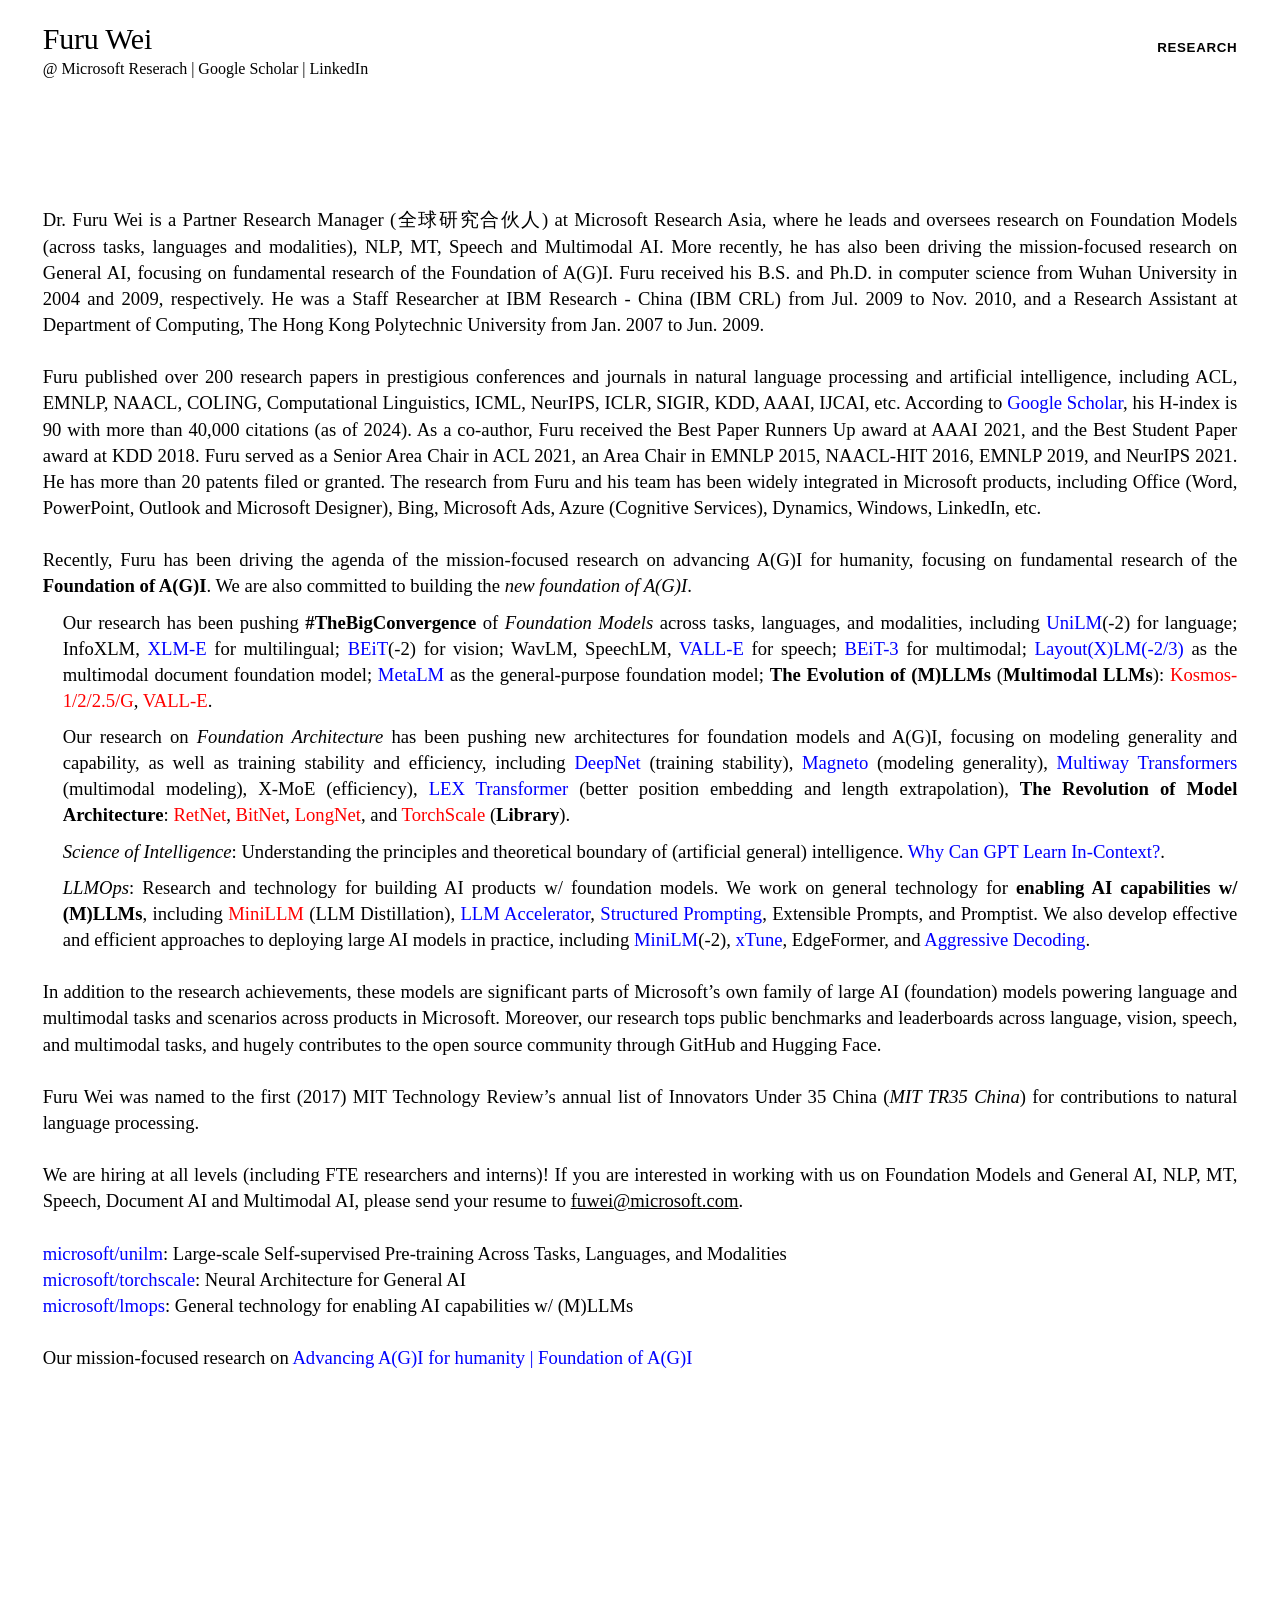
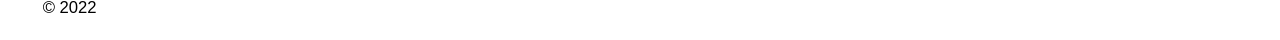
<file: index.html>
<!DOCTYPE html>
<html lang="en">

<head>
    <script>
        window.dataLayer = window.dataLayer || [];
        function gtag() { dataLayer.push(arguments); }
        gtag('js', new Date());

        gtag('config', 'UA-71156606-1');
    </script>
    <meta charset="utf-8" />
    <meta charset="utf-8" />
    <meta http-equiv="X-UA-Compatible" content="IE=edge" />
    <title>Furu Wei's Homepage</title>
    <meta name="viewport" content="width=device-width, initial-scale=1, maximum-scale=1" />
    <link rel="stylesheet" type="text/css" href="./assets/css/main.css" />

    <script type="text/javascript">document.documentElement.className = 'js';</script>
    <meta name="referrer" content="no-referrer-when-downgrade" />

    <meta property="og:type" content="website" />
    
    <meta property="og:image:width" content="3200" />
    <meta property="og:image:height" content="1800" />

    <meta name="generator" content="Ghost 5.12" />
    <style id="gh-members-styles">
        .gh-post-upgrade-cta-content,
        .gh-post-upgrade-cta {
            display: flex;
            flex-direction: column;
            align-items: center;
            font-family: -apple-system, BlinkMacSystemFont, 'Segoe UI', Roboto, Oxygen, Ubuntu, Cantarell, 'Open Sans', 'Helvetica Neue', sans-serif;
            text-align: center;
            width: 100%;
            color: #ffffff;
            font-size: 16px;
        }

        .gh-post-upgrade-cta-content {
            border-radius: 8px;
            padding: 40px 4vw;
        }

        .gh-post-upgrade-cta h2 {
            color: #ffffff;
            font-size: 28px;
            letter-spacing: -0.2px;
            margin: 0;
            padding: 0;
        }

        .gh-post-upgrade-cta p {
            margin: 20px 0 0;
            padding: 0;
        }

        .gh-post-upgrade-cta small {
            font-size: 16px;
            letter-spacing: -0.2px;
        }

        .gh-post-upgrade-cta a {
            color: #ffffff;
            cursor: pointer;
            font-weight: 500;
            box-shadow: none;
            text-decoration: underline;
        }

        .gh-post-upgrade-cta a:hover {
            color: #ffffff;
            opacity: 0.8;
            box-shadow: none;
            text-decoration: underline;
        }

        .gh-post-upgrade-cta a.gh-btn {
            display: block;
            background: #ffffff;
            text-decoration: none;
            margin: 28px 0 0;
            padding: 8px 18px;
            border-radius: 4px;
            font-size: 16px;
            font-weight: 600;
        }

        .gh-post-upgrade-cta a.gh-btn:hover {
            opacity: 0.92;
        }
    </style>
    <script defer src="./assets/js/cards.min.js"></script>
    <style>
        :root {
            --ghost-accent-color: #15171A;
        }
    </style>
    <link rel="stylesheet" type="text/css" href="./assets/css/cards.min.css">
</head>

<body>

    <header>
        <nav class="nav container" data-url="/blog/">
            <div class="nav-row row align-items-center">
                <div class="d-none d-sm-block col-sm nav-symbol-wrap" style="padding-top:5px">
                    <a href="#"><h2> Furu Wei </h2></a> <div class="main" style="font-size:12pt;">
    @ <a href="https://www.microsoft.com/en-us/research/people/fuwei/" target="_blank">Microsoft Reserach</a> | <a href="http://scholar.google.com/citations?user=G-V1VpwAAAAJ&hl=en" target="_blank">Google Scholar</a> | <a href="https://www.linkedin.com/in/weifuru/" target="_blank">LinkedIn</a>
        </div>
                </div>
                
        
                <div class="col col-sm-auto">
                    <ul class="d-flex flex-row align-items-center justify-content-between small-caps">
                        <div class="d-sm-none nav-symbol-wrap">
                        </div>

                        <li class="ml-sm-1.75" style="margin-top:0.5px"><a class="nav-link" href="https://scholar.google.com/citations?hl=en&user=G-V1VpwAAAAJ&view_op=list_works&sortby=pubdate"
                            data-slug="research">Research</a></li>
                    </ul>
                </div>
            </div>
        </nav>

    </header>
    <div class="container mt-4" style="font-size:14pt; text-align:justify">
        <p>Dr. Furu Wei is a Partner Research Manager (全球研究合伙人) at Microsoft Research Asia, where he leads and oversees research on Foundation Models (across tasks, languages and modalities), NLP, MT, Speech and Multimodal AI. More recently, he has also been driving the mission-focused research on General AI, focusing on fundamental research of the Foundation of A(G)I. Furu received his B.S. and Ph.D. in computer science from Wuhan University in 2004 and 2009, respectively. He was a Staff Researcher at IBM Research - China (IBM CRL) from Jul. 2009 to Nov. 2010, and a Research Assistant at Department of Computing, The Hong Kong Polytechnic University from Jan. 2007 to Jun. 2009.
</p>
        
        <br>

    <p>Furu published over 200 research papers in prestigious conferences and journals in natural language processing and artificial intelligence, including ACL, EMNLP, NAACL, COLING, Computational Linguistics, ICML, NeurIPS, ICLR, SIGIR, KDD, AAAI, IJCAI, etc. According to <a href="http://scholar.google.com/citations?user=G-V1VpwAAAAJ&hl=en" target="_blank"><font color="blue">Google Scholar</font></a>, his H-index is 90 with more than 40,000 citations (as of 2024). As a co-author, Furu received the Best Paper Runners Up award at AAAI 2021, and the Best Student Paper award at KDD 2018. Furu served as a Senior Area Chair in ACL 2021, an Area Chair in EMNLP 2015, NAACL-HIT 2016, EMNLP 2019, and NeurIPS 2021. He has more than 20 patents filed or granted. The research from Furu and his team has been widely integrated in Microsoft products, including Office (Word, PowerPoint, Outlook and Microsoft Designer), Bing, Microsoft Ads, Azure (Cognitive Services), Dynamics, Windows, LinkedIn, etc. </p>
    
        <br>
        
    <p>Recently, Furu has been driving the agenda of the mission-focused research on advancing A(G)I for humanity, focusing on fundamental research of the <b>Foundation of A(G)I</b>. We are also committed to building the <i>new foundation of A(G)I</i>.
    
    <div style="padding-left:20px; padding-top:10px">
    Our research has been pushing <b>#TheBigConvergence</b> of <i>Foundation Models</i> across tasks, languages, and modalities, including <font color="blue">UniLM</font>(-2) for language; InfoXLM, <font color="blue">XLM-E</font> for multilingual; <font color="blue">BEiT</font>(-2) for vision; WavLM, SpeechLM, <font color="blue">VALL-E</font> for speech; <font color="blue">BEiT-3</font> for multimodal; <font color="blue">Layout(X)LM(-2/3)</font> as the multimodal document foundation model; <font color="blue">MetaLM</font> as the general-purpose foundation model; <b>The Evolution of (M)LLMs</b> (<b>Multimodal LLMs</b>):  <font color="red">Kosmos-1/2/2.5/G</font>, <font color="red">VALL-E</font>.
    </div>
    
    <div style="padding-left:20px; padding-top:10px">
    Our research on <i>Foundation Architecture</i> has been pushing new architectures for foundation models and A(G)I, focusing on modeling generality and capability, as well as training stability and efficiency, including <font color="blue">DeepNet</font> (training stability), <font color="blue">Magneto</font> (modeling generality), <font color="blue">Multiway Transformers</font> (multimodal modeling), X-MoE (efficiency), <font color="blue">LEX Transformer</font> (better position embedding and length extrapolation), <b>The Revolution of Model Architecture</b>: <font color="red">RetNet</font>, <font color="red">BitNet</font>, <font color="red">LongNet</font>, and <font color="red">TorchScale</font> (<b>Library</b>). 
    </div>
    
    <div style="padding-left:20px; padding-top:10px">
    <i>Science of Intelligence</i>: Understanding the principles and theoretical boundary of (artificial general) intelligence. <a href="https://arxiv.org/abs/2212.10559" target=_blank><font color="blue">Why Can GPT Learn In-Context?</font></a>.
    </div>
    
    <div style="padding-left:20px; padding-top:10px">
    <i>LLMOps</i>: Research and technology for building AI products w/ foundation models. We work on general technology for <b>enabling AI capabilities w/ (M)LLMs</b>, including <font color="red">MiniLLM</font> (LLM Distillation), <font color="blue">LLM Accelerator</font>, <font color="blue">Structured Prompting</font>, Extensible Prompts, and Promptist. We also develop effective and efficient approaches to deploying large AI models in practice, including <font color="blue">MiniLM</font>(-2), <font color="blue">xTune</font>, EdgeFormer, and <font color="blue">Aggressive Decoding</font>.
    </div>
    
    <br>
    In addition to the research achievements, these models are significant parts of Microsoft's own family of large AI (foundation) models powering language and multimodal tasks and scenarios across products in Microsoft. Moreover, our research tops public benchmarks and leaderboards across language, vision, speech, and multimodal tasks, and hugely contributes to the open source community through GitHub and Hugging Face.
    </p>
    
    <br>
    
    <p style="margin-top:0px;">Furu Wei was named to the first (2017) MIT Technology Review’s annual list of Innovators Under 35 China (<i>MIT TR35 China</i>) for contributions to natural language processing. </p>
        <br>
        
        <p>
            We are hiring at all levels (including FTE researchers and interns)! If you are interested in working with us on Foundation Models and General AI, NLP, MT, Speech, Document AI and Multimodal AI, 
            please send your resume to <a href = "mailto: fuwei@microsoft.com"><u>fuwei@microsoft.com</u></a>.
        </p>
        <br>
        
        <p> <a href="https://github.com/microsoft/unilm" target="_blank"><font color="blue">microsoft/unilm</font>: Large-scale Self-supervised Pre-training Across Tasks, Languages, and Modalities</a> </p>
        <p> <a href="https://github.com/microsoft/torchscale" target="_blank"><font color="blue">microsoft/torchscale</font>: Neural Architecture for General AI</a> </p>
        <p> <a href="https://github.com/microsoft/LMOps" target="_blank"><font color="blue">microsoft/lmops</font>: General technology for enabling AI capabilities w/ (M)LLMs</a> </p>
        <br>
        <p> Our mission-focused research on <a href="agi/" target="_blank"><font color="blue">Advancing A(G)I for humanity | Foundation of A(G)I</font></a></p> <!--: On the Generality, Generalizability, and Adaptability of AI-->
        
    </div>
    
    
    <footer class="footer container medium-xsmall-copy line-height-1.6">

        <div class="row align-items-center mb-0.125">
            <div class="col-12 col-md mb-0.5">
                <a class="fade" style="margin-top:1px" href="/">&copy; 2022</a>
            </div>
        </div>
    </footer>

    <script type="text/javascript" src="./assets/js/main.min.js"></script>


</body>

</html>
</file>
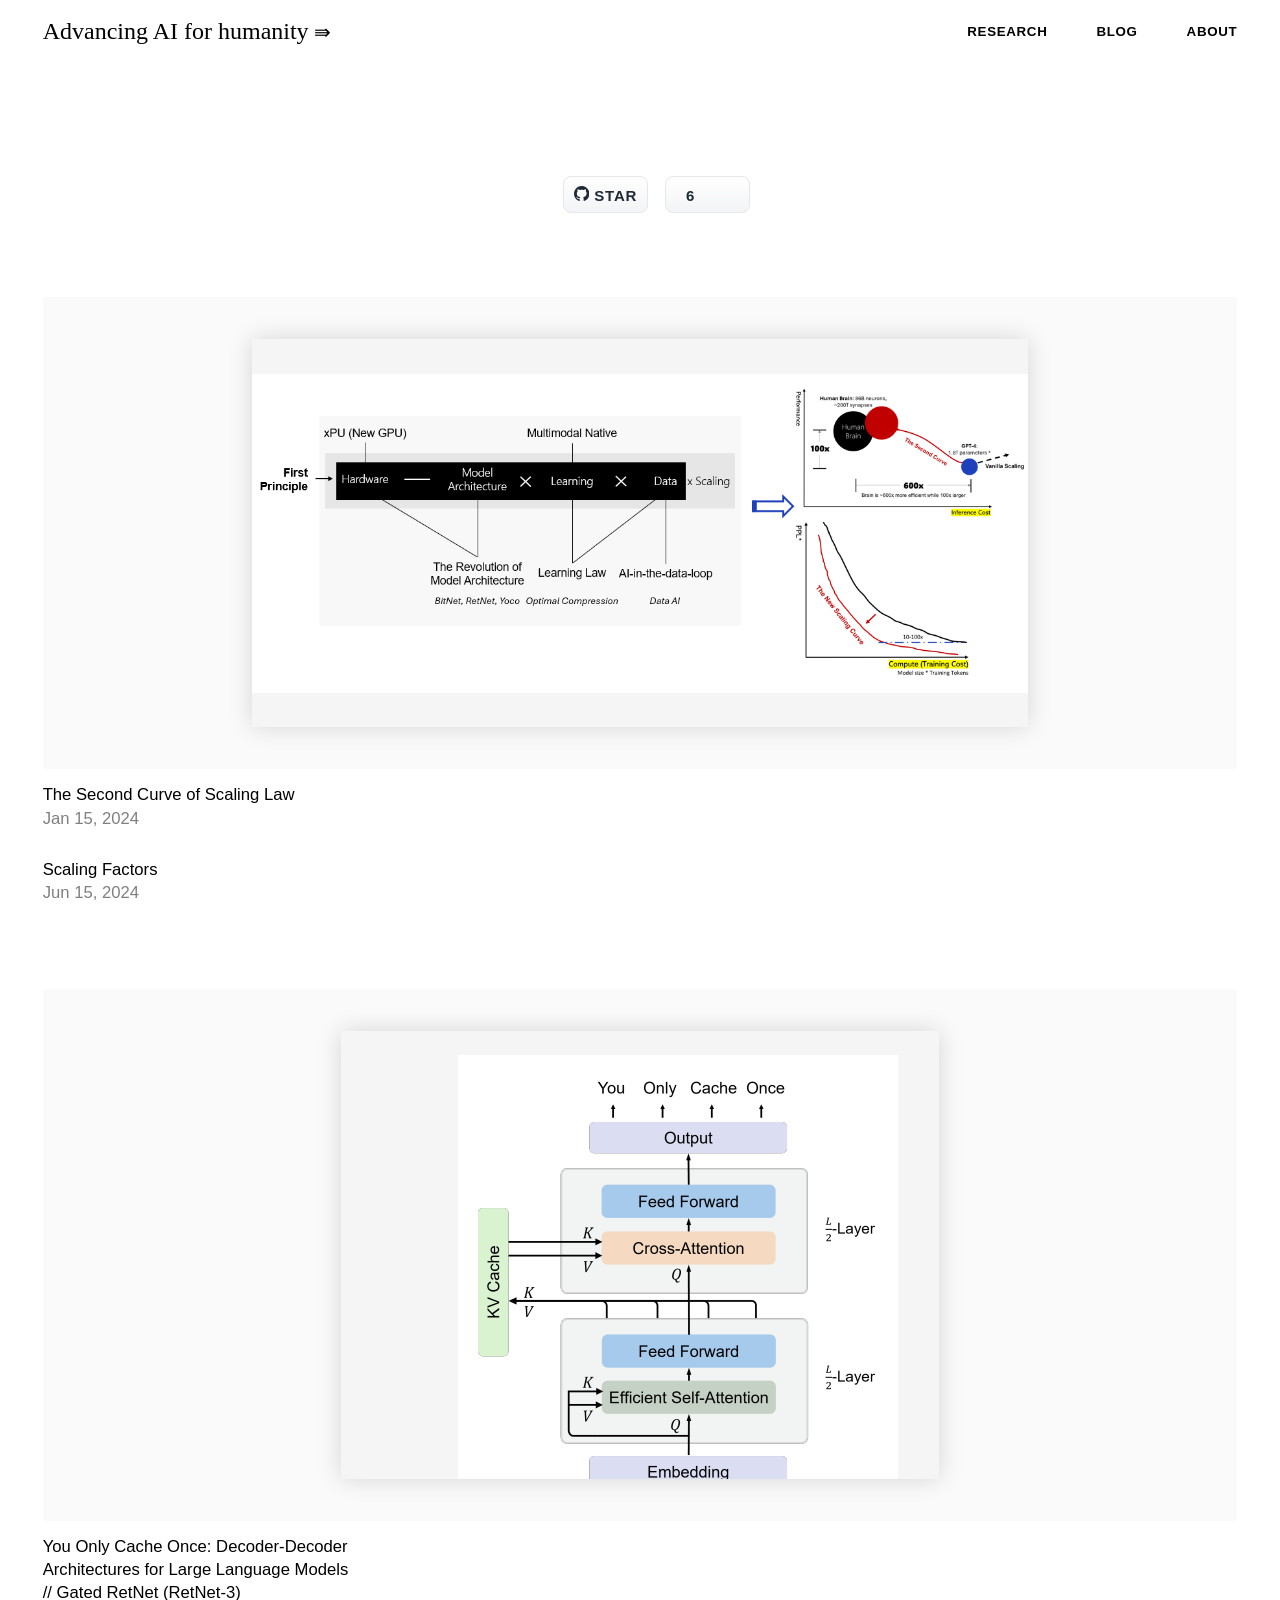
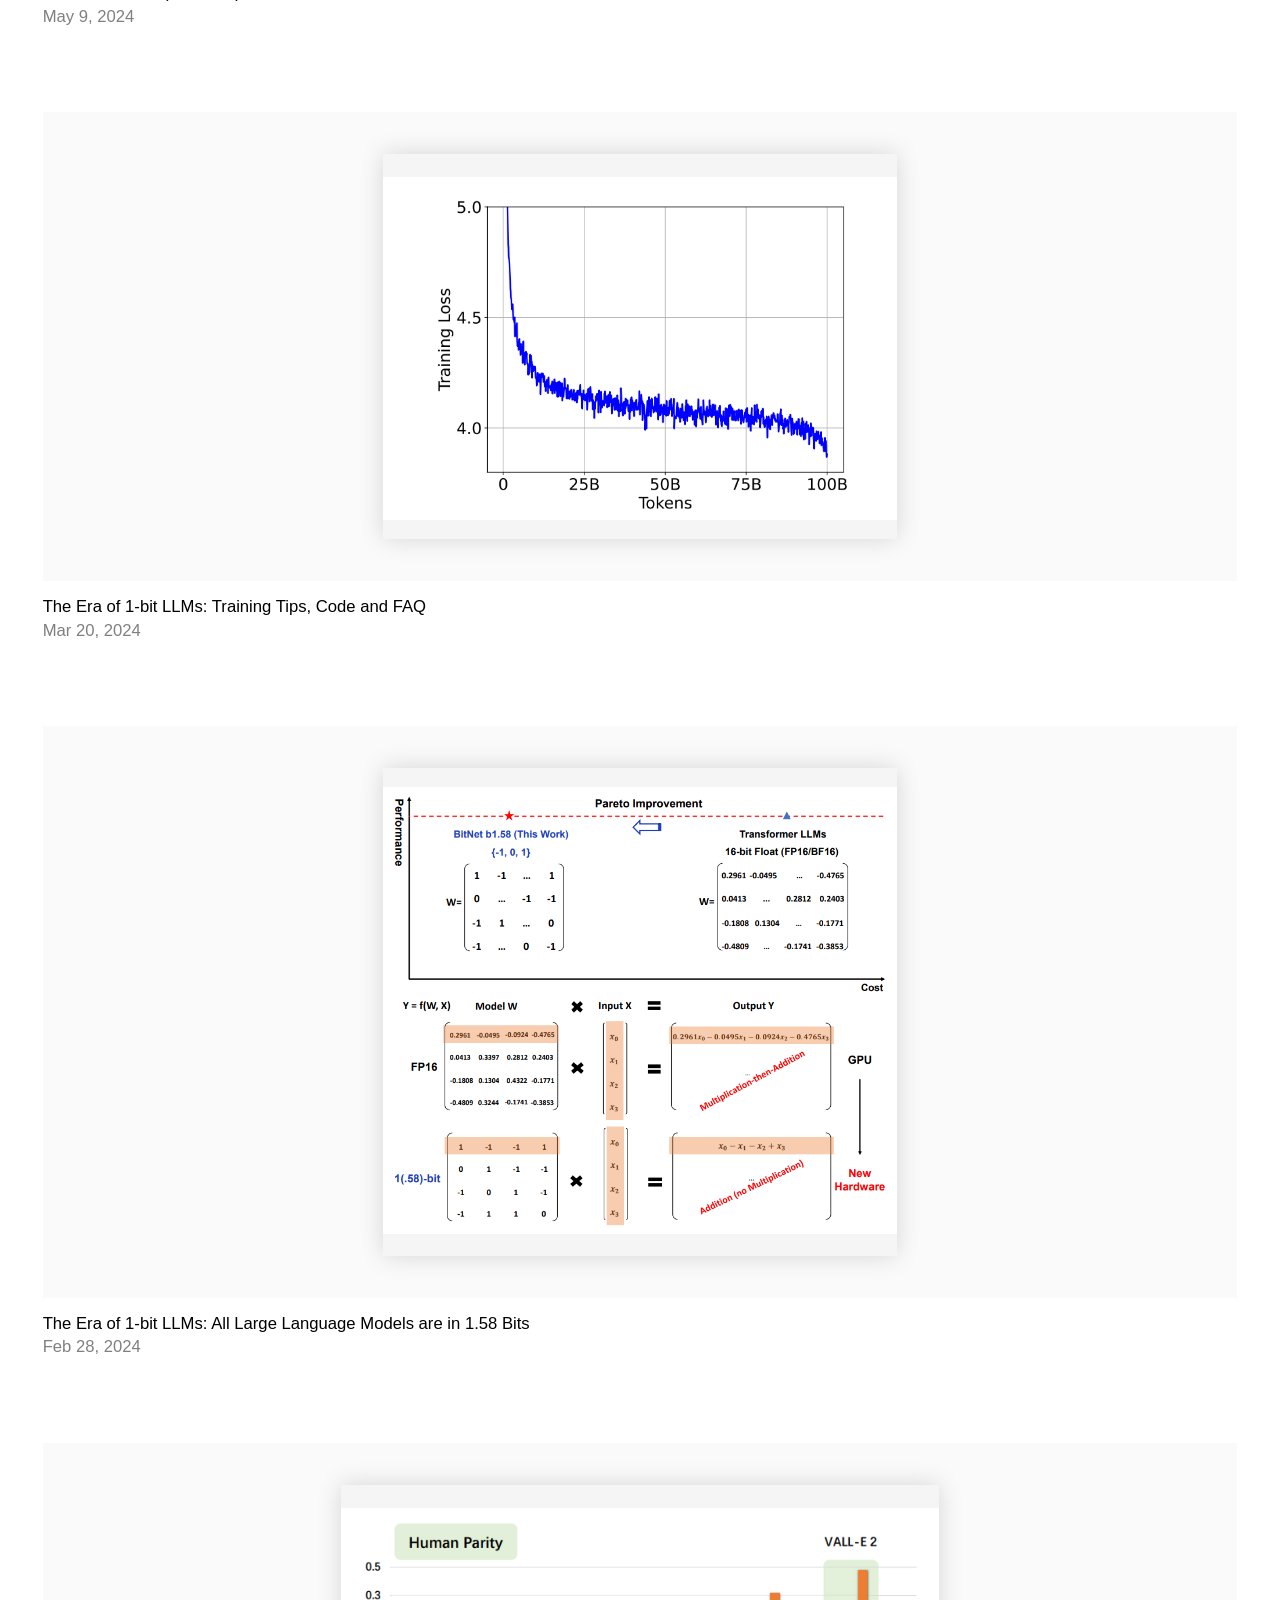
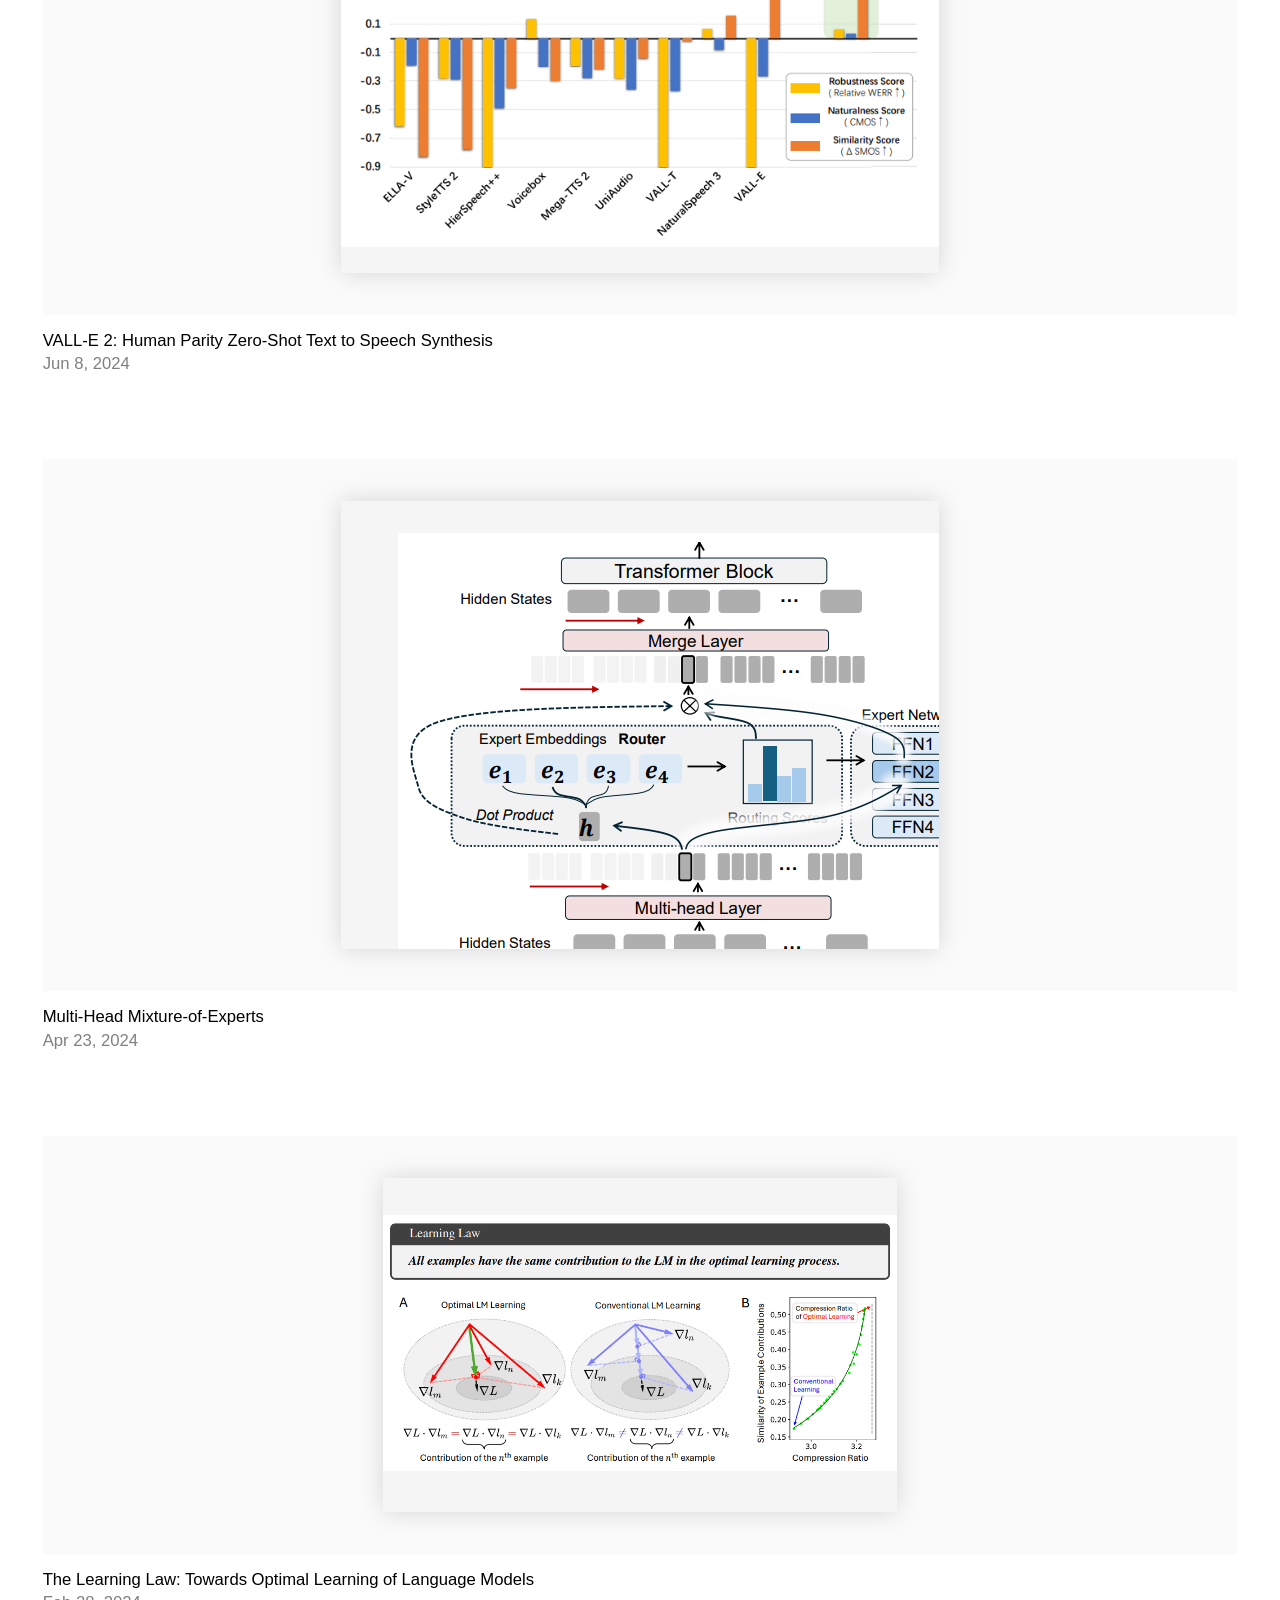
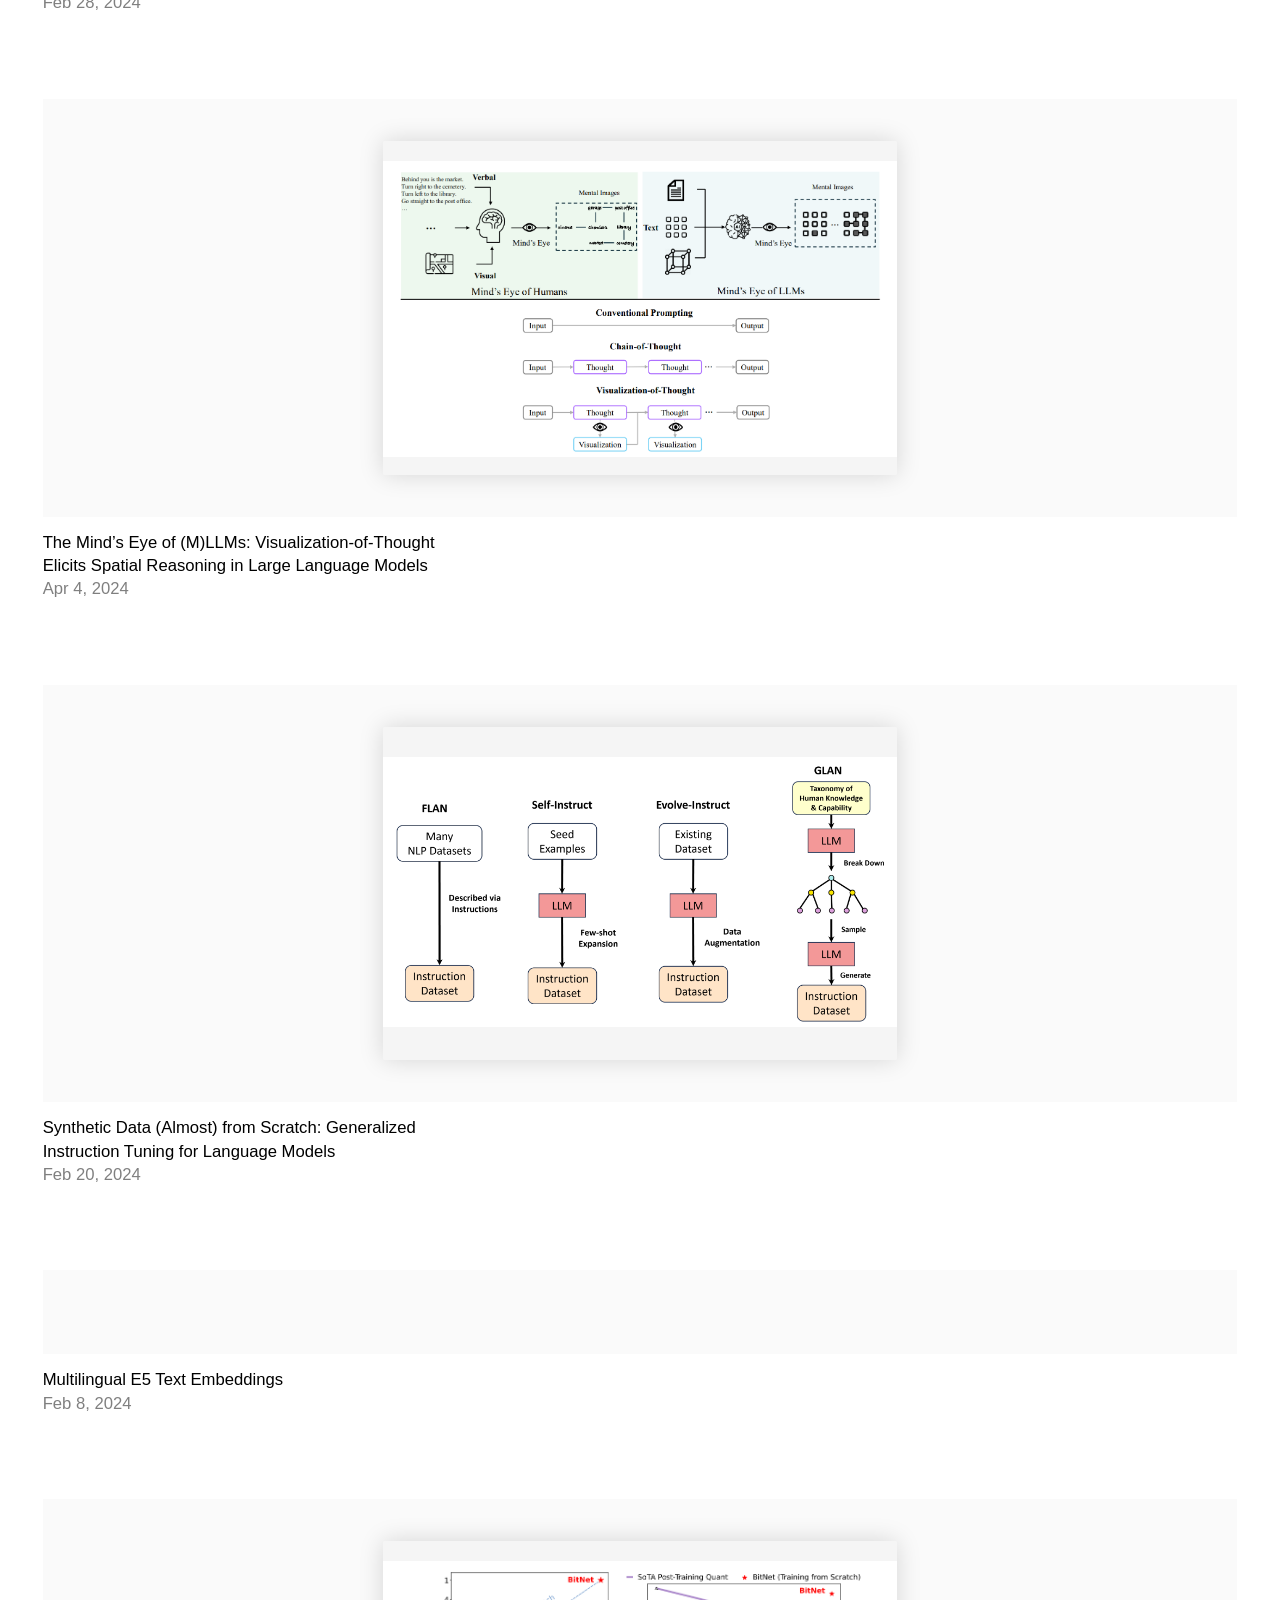
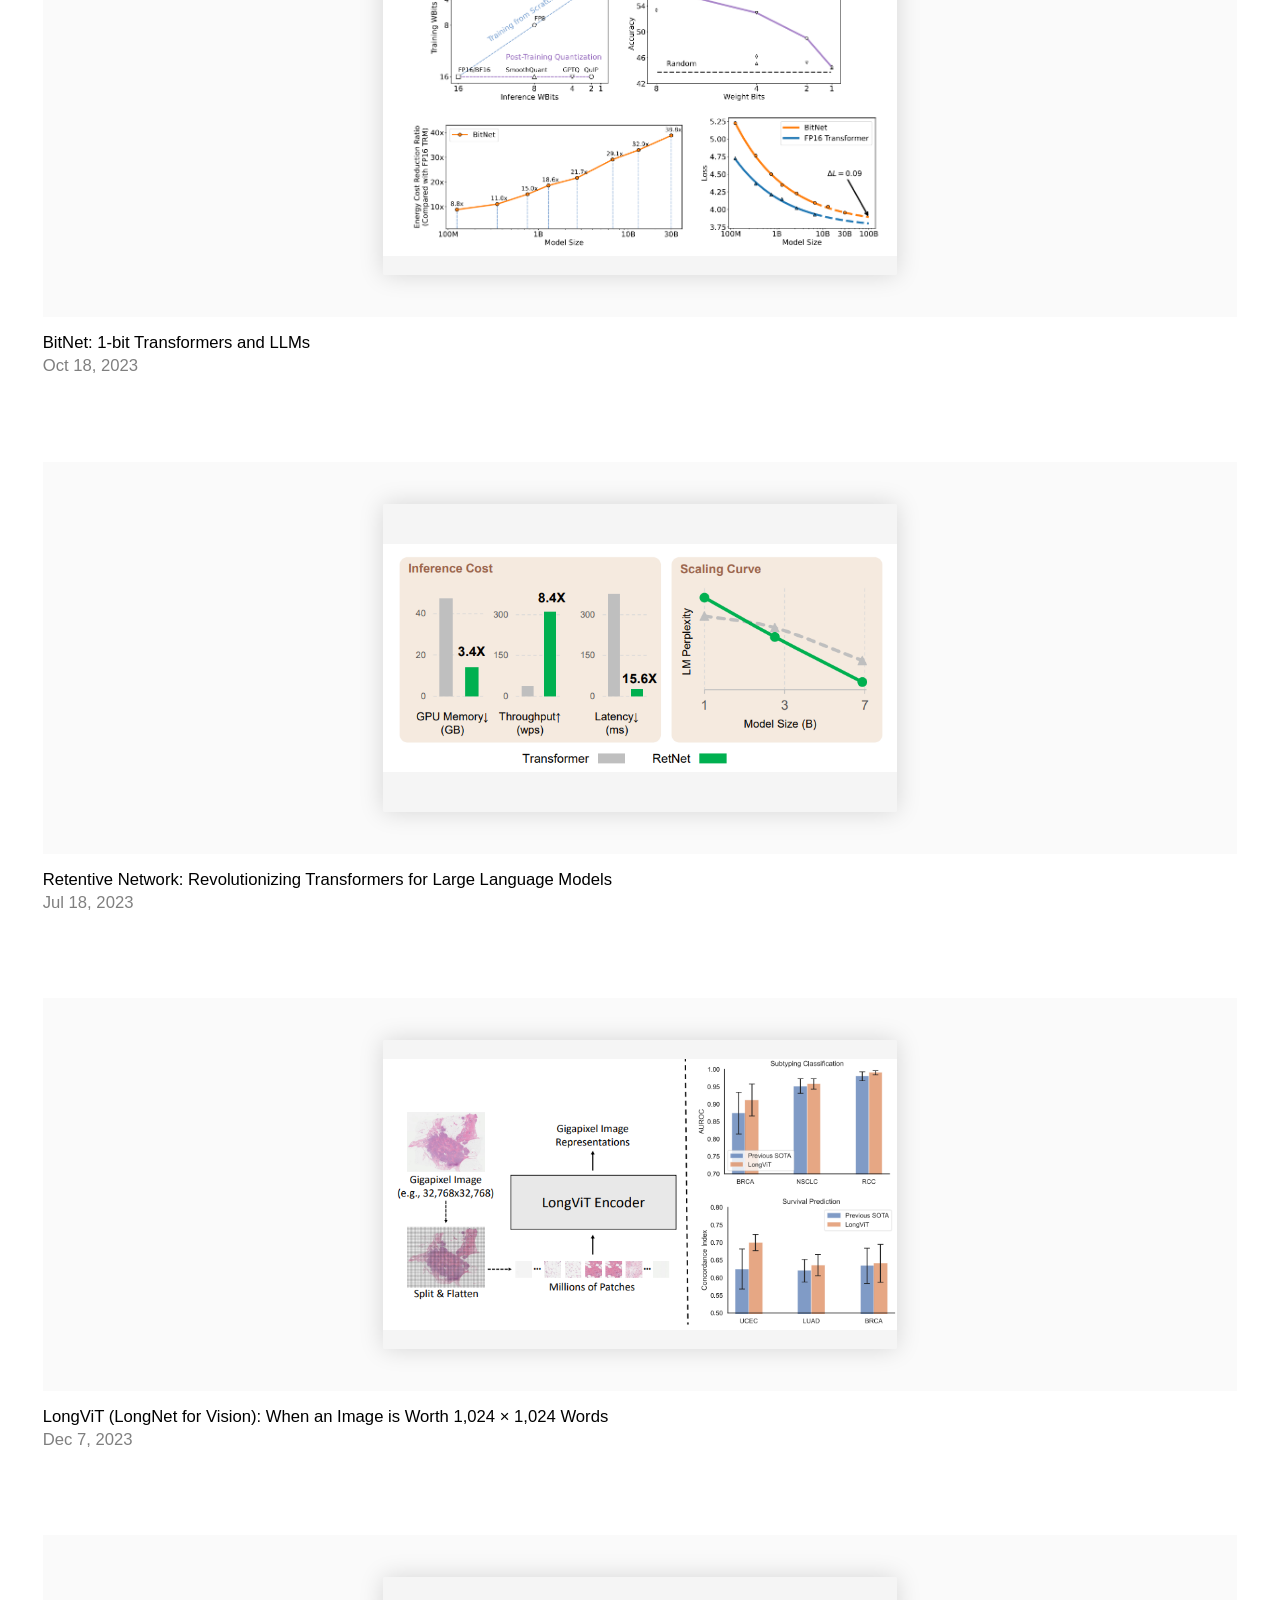
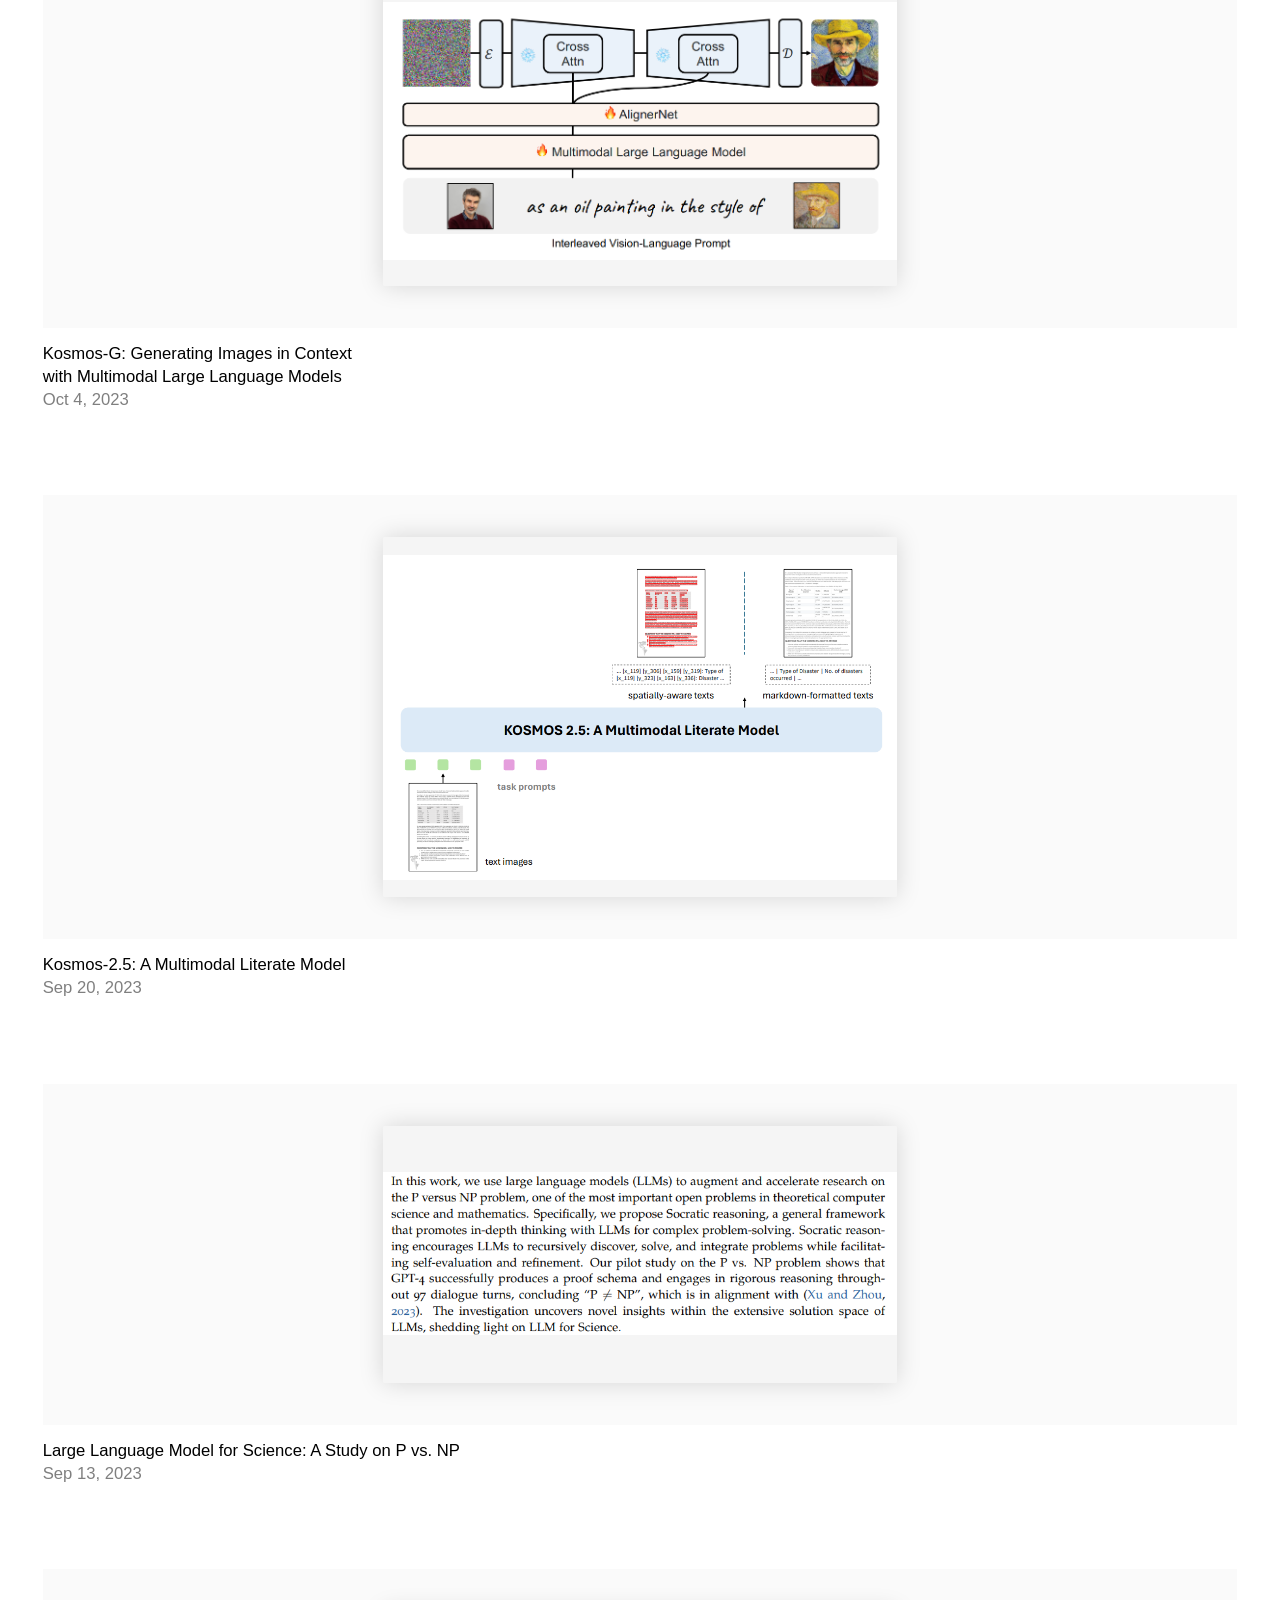
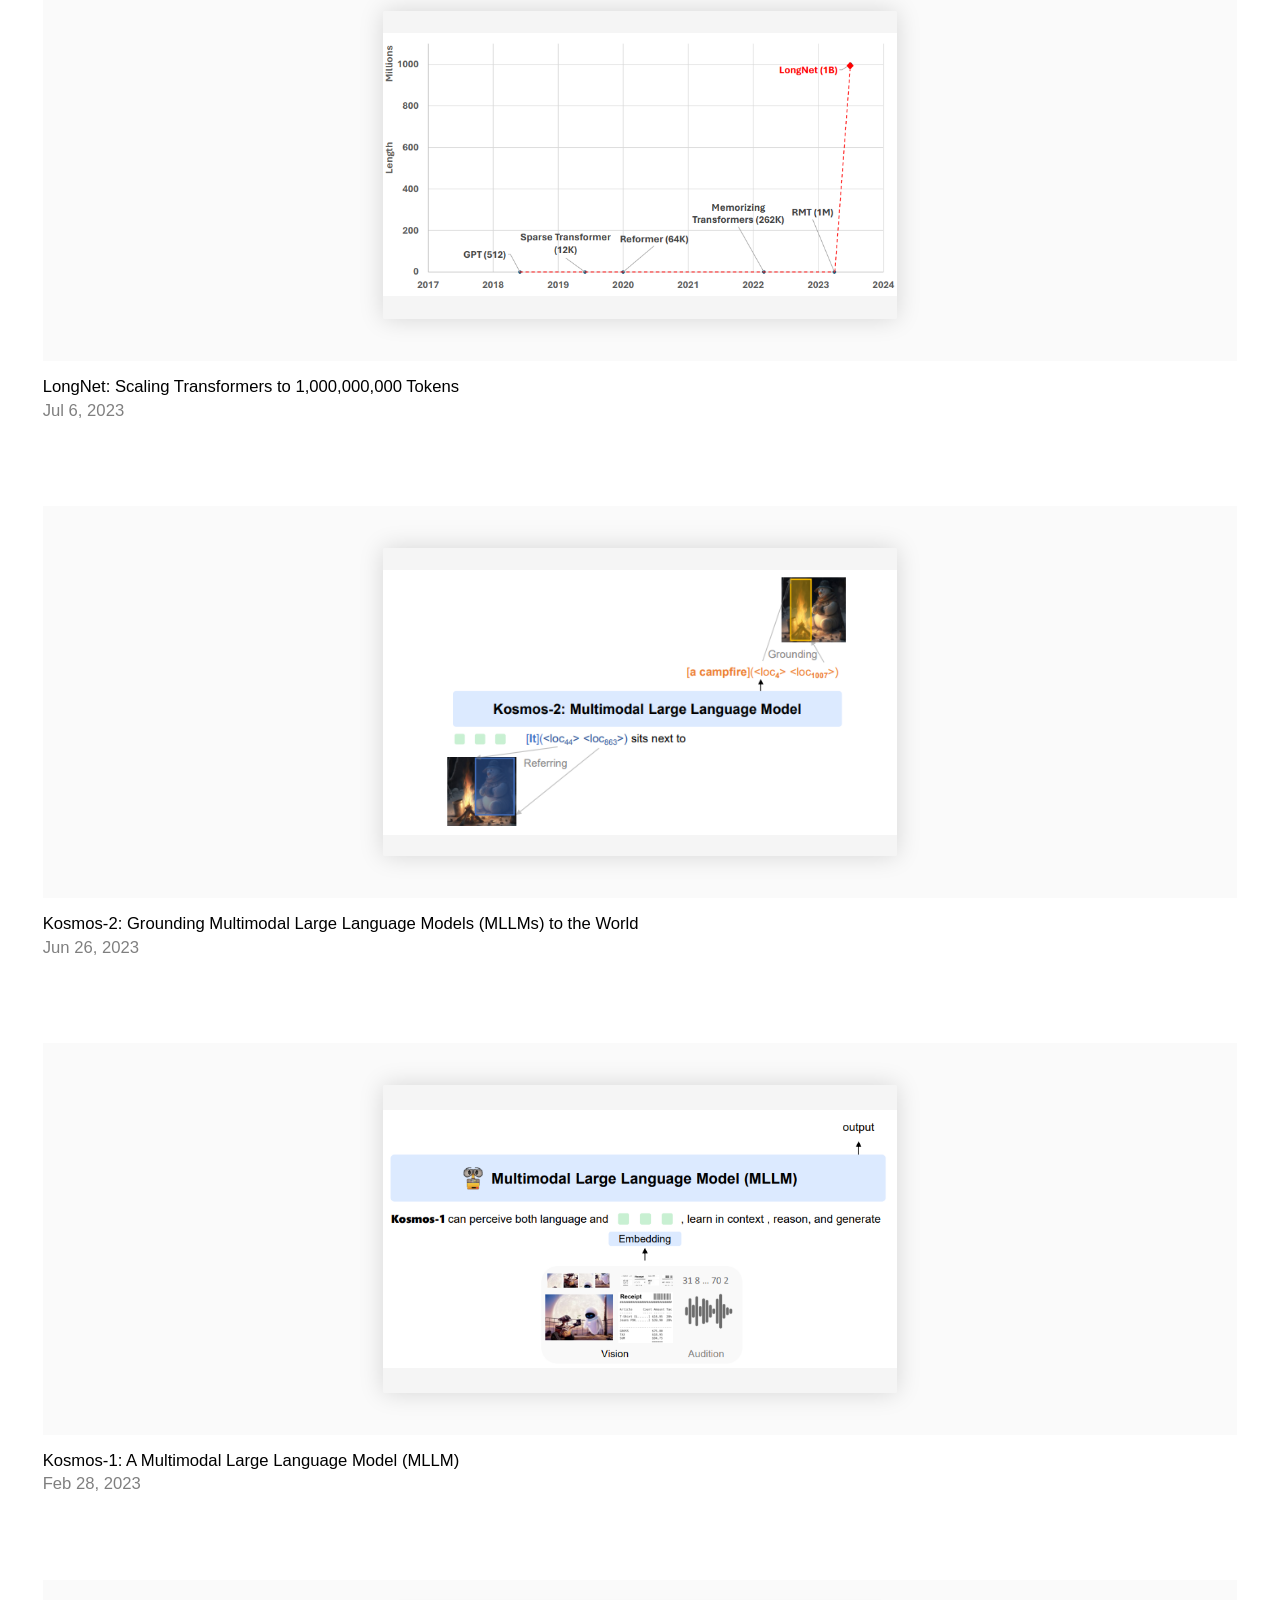
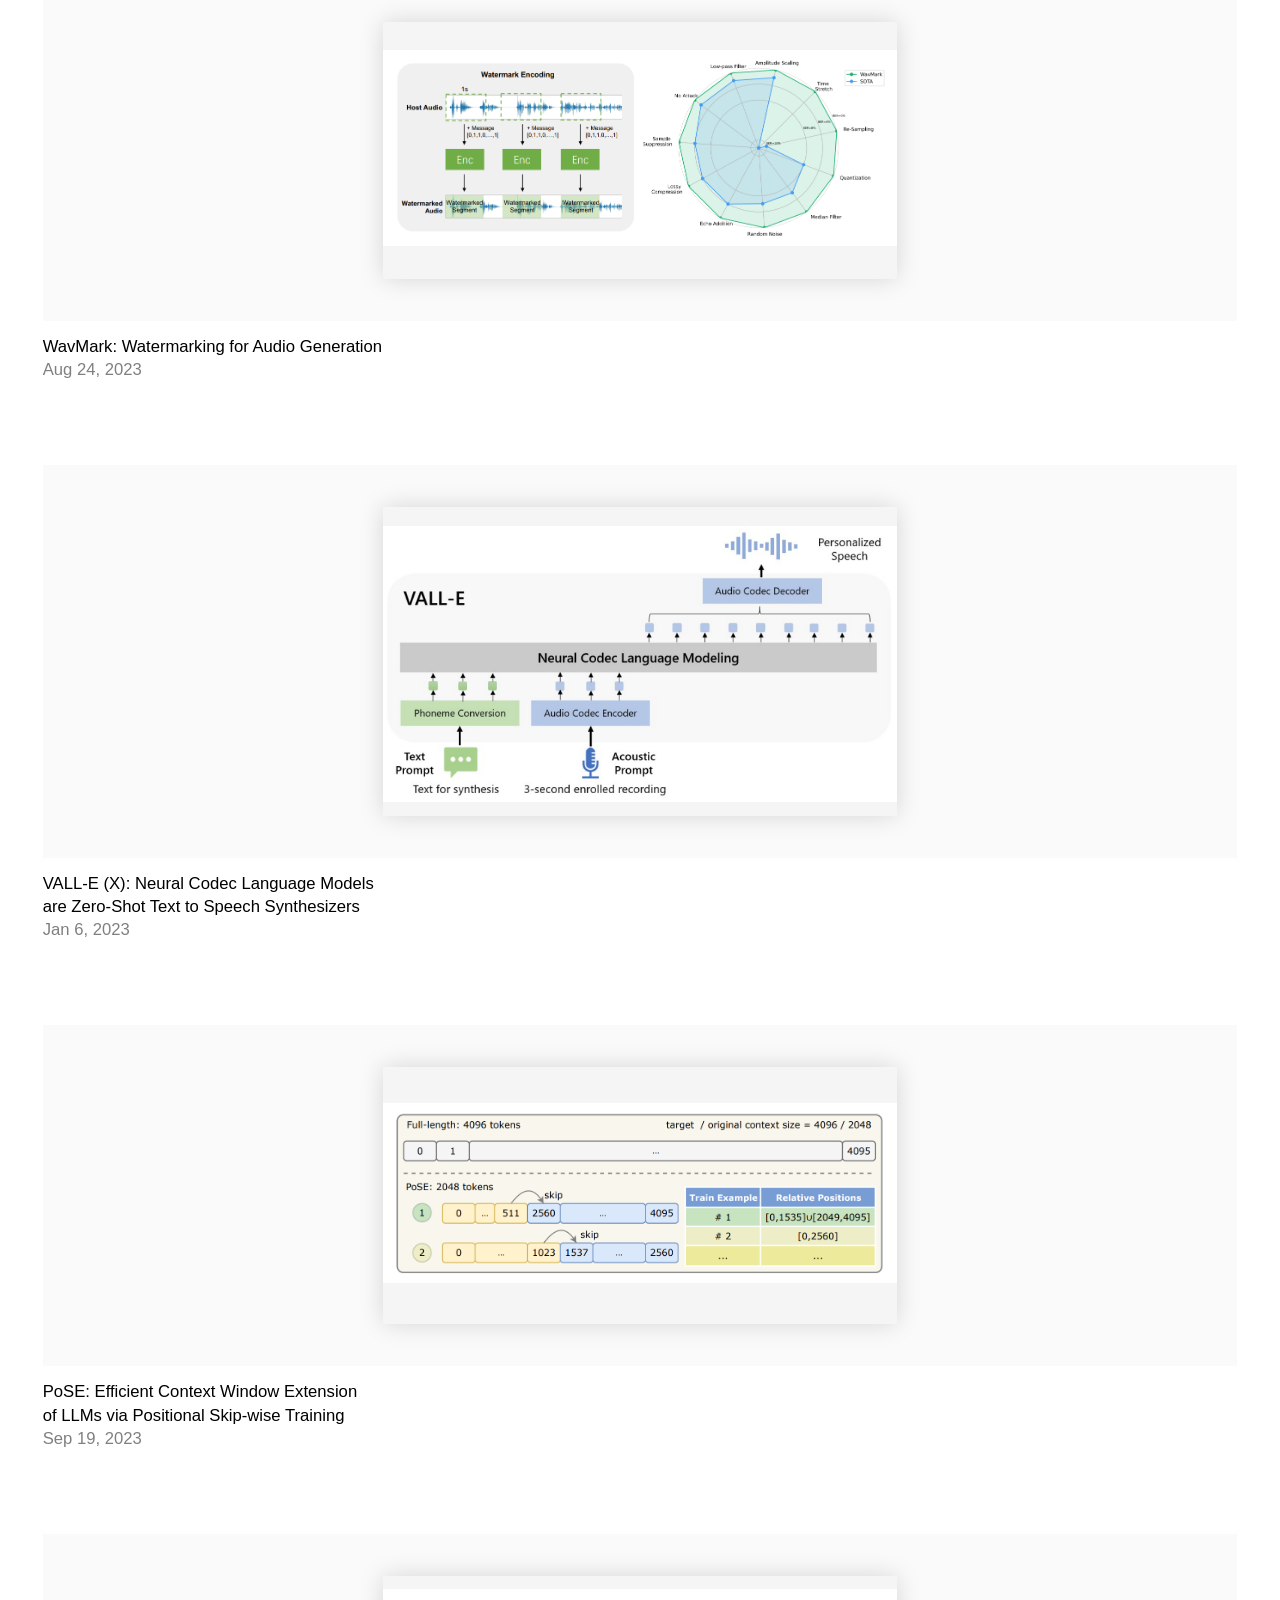
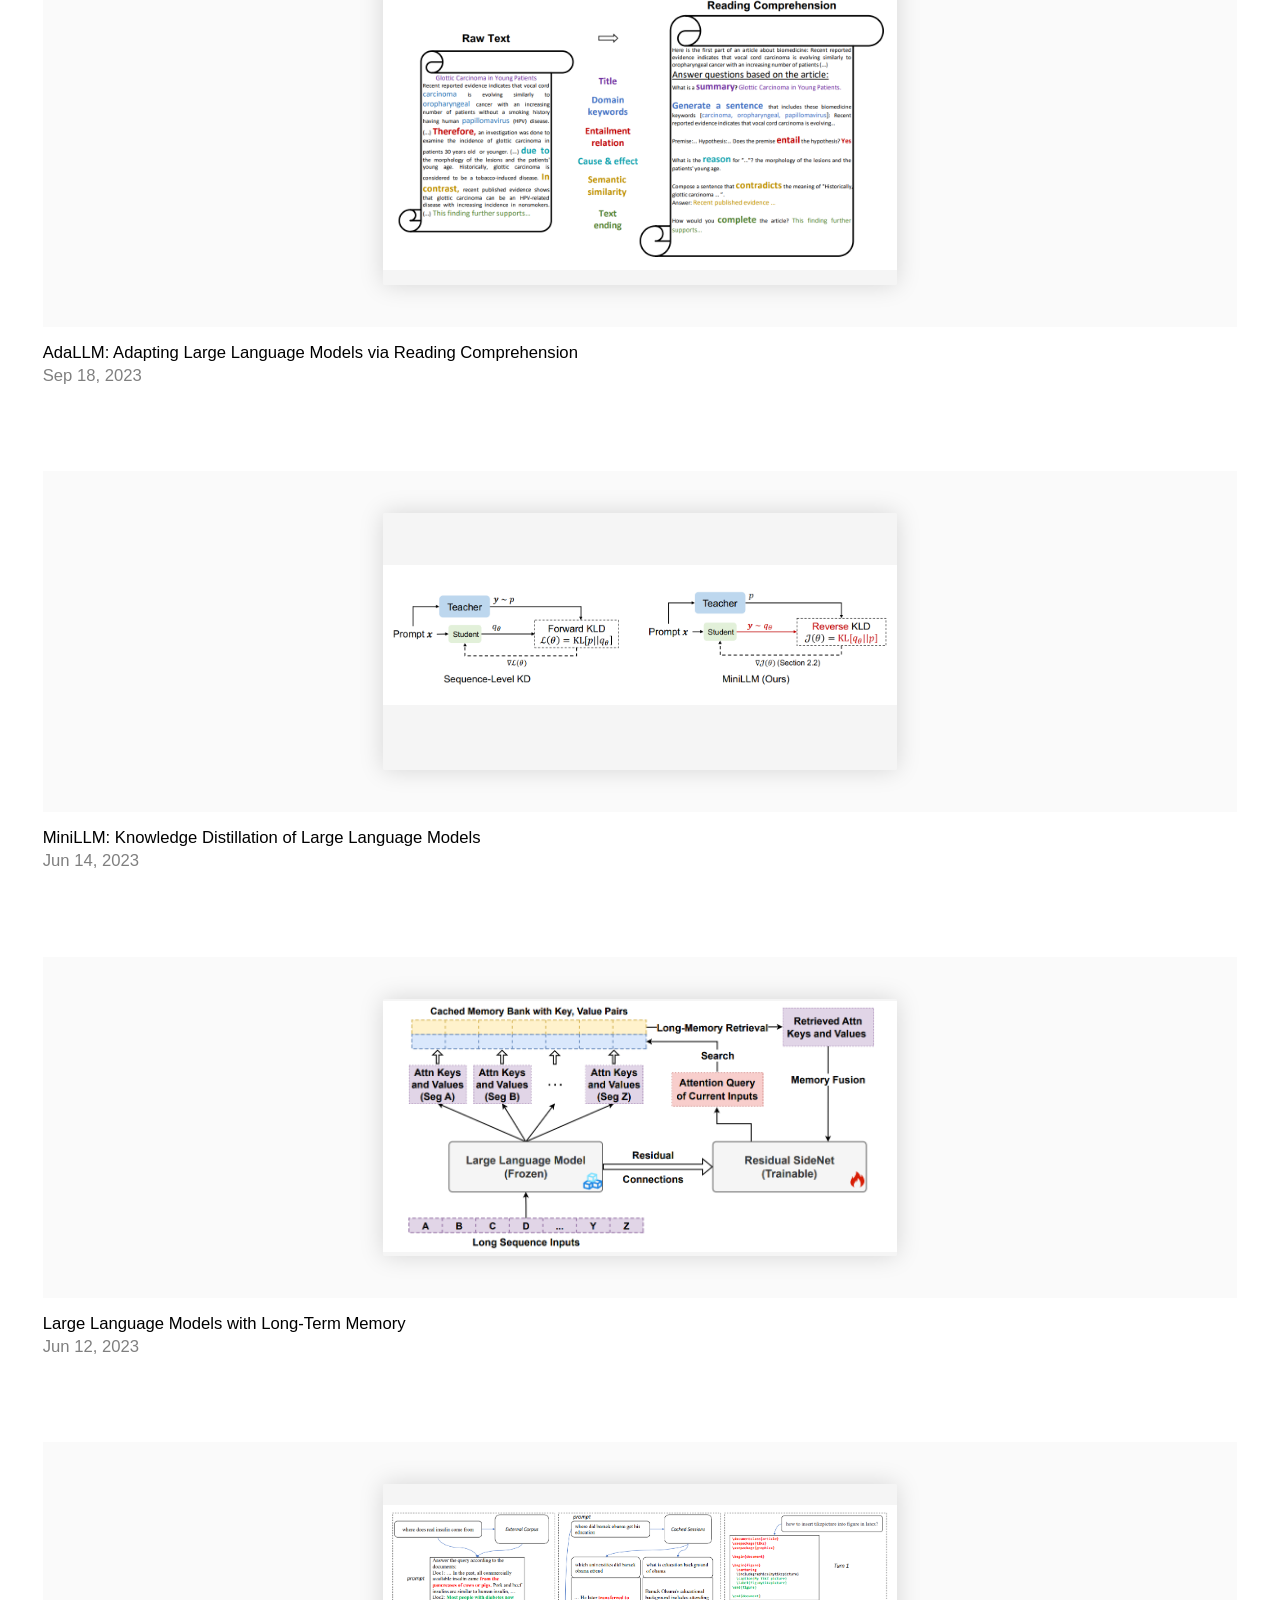
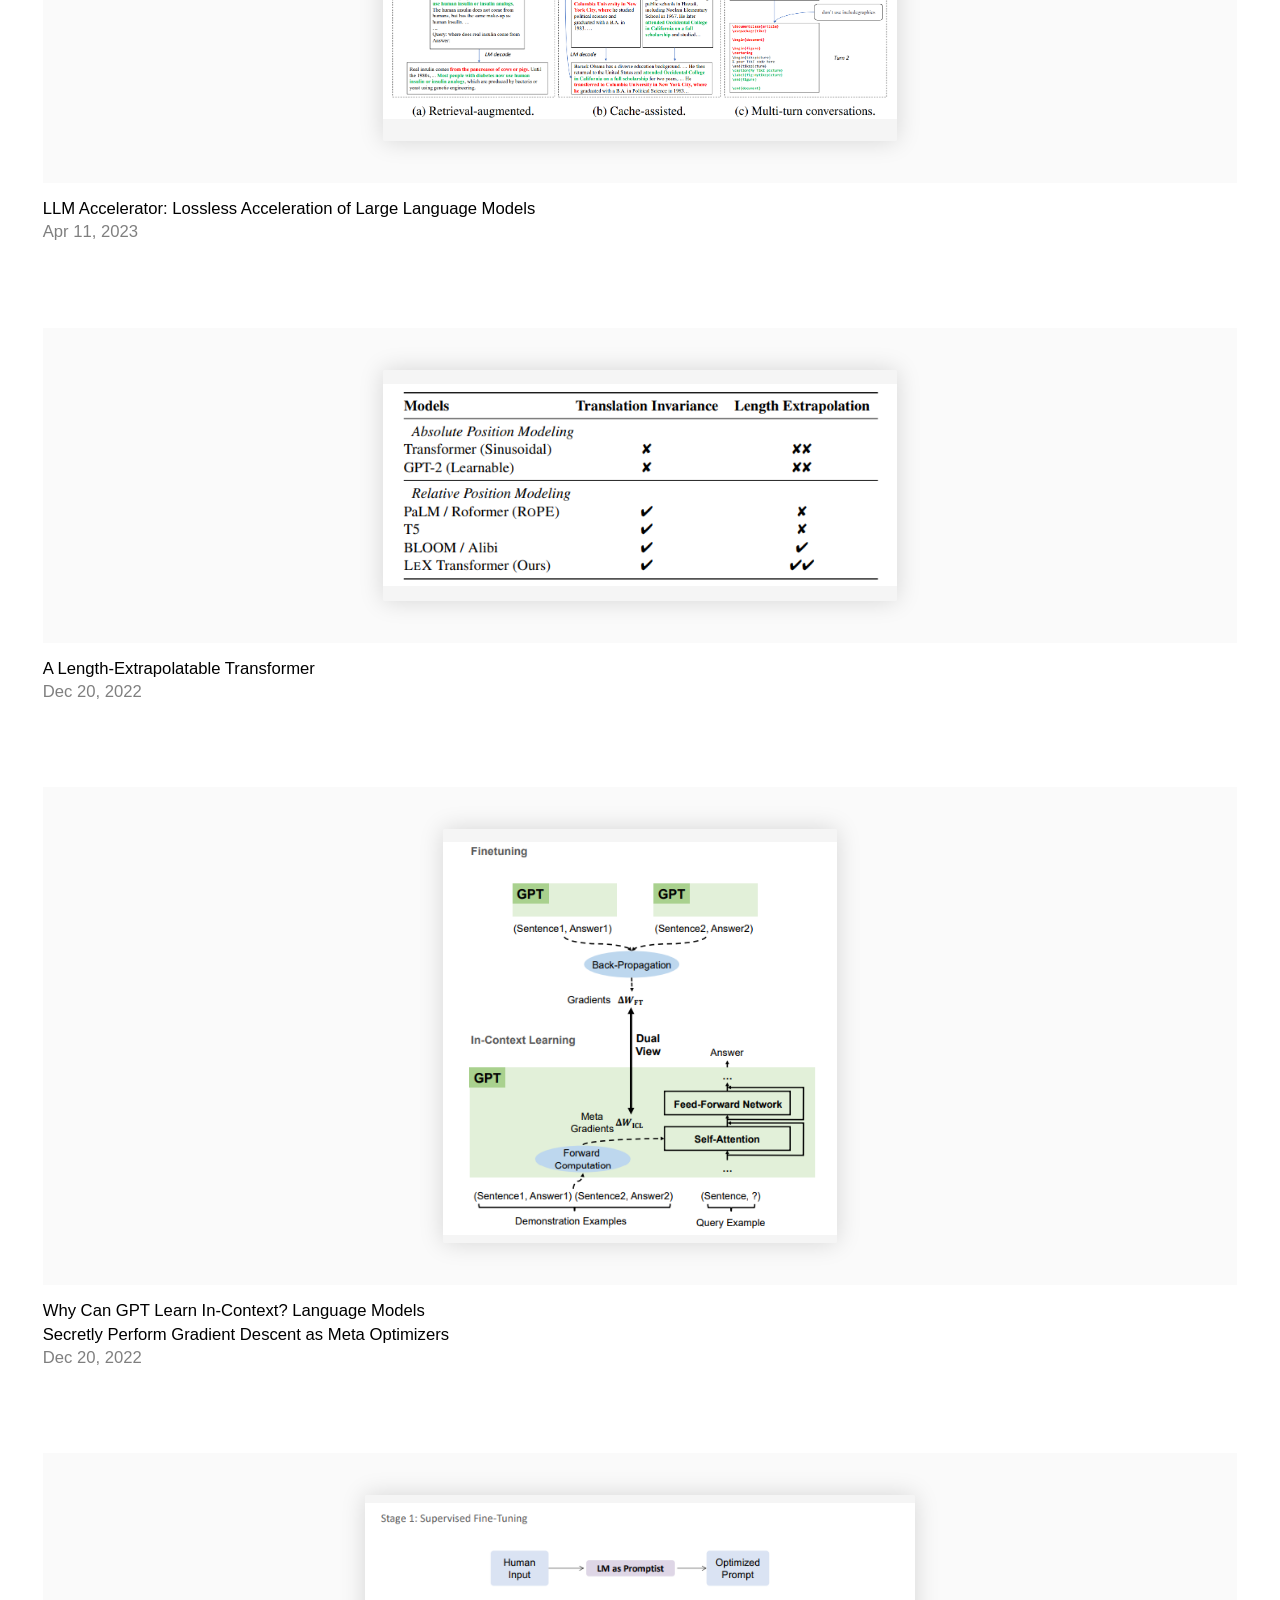
<file: agi/index.html>
<!DOCTYPE html>
<html lang="en">

<head>
    <script>
        window.dataLayer = window.dataLayer || [];
        function gtag() { dataLayer.push(arguments); }
        gtag('js', new Date());

        gtag('config', 'UA-71156606-1');
    </script>
    <meta charset="utf-8" />
    <meta http-equiv="X-UA-Compatible" content="IE=edge" />
    <title>Advancing AI for humanity | Foundation of AI</title>
    <meta name="viewport" content="width=device-width, initial-scale=1, maximum-scale=1" />
    <link rel="stylesheet" type="text/css" href="./assets/css/main.css" />

    <script type="text/javascript">document.documentElement.className = 'js';</script>
    <meta name="referrer" content="no-referrer-when-downgrade" />
    
    <meta property="og:image:width" content="3200" />
    <meta property="og:image:height" content="1800" />

    <meta name="generator" content="Ghost 5.12" />
    <style id="gh-members-styles">
        .gh-post-upgrade-cta-content,
        .gh-post-upgrade-cta {
            display: flex;
            flex-direction: column;
            align-items: center;
            font-family: -apple-system, BlinkMacSystemFont, 'Segoe UI', Roboto, Oxygen, Ubuntu, Cantarell, 'Open Sans', 'Helvetica Neue', sans-serif;
            text-align: center;
            width: 100%;
            color: #ffffff;
            font-size: 16px;
        }

        .gh-post-upgrade-cta-content {
            border-radius: 8px;
            padding: 40px 4vw;
        }

        .gh-post-upgrade-cta h2 {
            color: #ffffff;
            font-size: 28px;
            letter-spacing: -0.2px;
            margin: 0;
            padding: 0;
        }

        .gh-post-upgrade-cta p {
            margin: 20px 0 0;
            padding: 0;
        }

        .gh-post-upgrade-cta small {
            font-size: 16px;
            letter-spacing: -0.2px;
        }

        .gh-post-upgrade-cta a {
            color: #ffffff;
            cursor: pointer;
            font-weight: 500;
            box-shadow: none;
            text-decoration: underline;
        }

        .gh-post-upgrade-cta a:hover {
            color: #ffffff;
            opacity: 0.8;
            box-shadow: none;
            text-decoration: underline;
        }

        .gh-post-upgrade-cta a.gh-btn {
            display: block;
            background: #ffffff;
            text-decoration: none;
            margin: 28px 0 0;
            padding: 8px 18px;
            border-radius: 4px;
            font-size: 16px;
            font-weight: 600;
        }

        .gh-post-upgrade-cta a.gh-btn:hover {
            opacity: 0.92;
        }

        .btn {
            align-items: center;
            background-image: linear-gradient(rgb(255, 255, 255), rgb(243, 244, 246));
            border-bottom-color: rgb(229, 231, 235);
            border-bottom-left-radius: 8px;
            border-bottom-right-radius: 8px;
            border-bottom-style: solid;
            border-bottom-width: 0.99px;
            border-image-outset: 0px;
            border-image-repeat: stretch;
            border-image-slice: 100%;
            border-image-source: none;
            border-image-width: 1;
            border-left-color: rgb(229, 231, 235);
            border-left-style: solid;
            border-left-width: 0.99px;
            border-right-color: rgb(229, 231, 235);
            border-right-style: solid;
            border-right-width: 0.99px;
            border-top-color: rgb(229, 231, 235);
            border-top-left-radius: 8px;
            border-top-right-radius: 8px;
            border-top-style: solid;
            border-top-width: 0.99px;
            box-sizing: border-box;
            color: rgb(31, 41, 55);
            font-size: 15px;
            font-weight: 700;
            height: 37px;
            width: 85px;
            padding-top: 8px;
            padding-left: 10px;
        }
    </style>
    <script defer src="./assets/js/cards.min.js"></script>
    <style>
        :root {
            --ghost-accent-color: #15171A;
        }
    </style>
    <link rel="stylesheet" type="text/css" href="./assets/css/cards.min.css">
</head>

<body>

    <header>
        <nav class="nav container" data-url="/blog/">
            <div class="nav-row row align-items-center">
                <div class="d-none d-sm-block col-sm nav-symbol-wrap">
                    <a href="./index.html"> <font size="5">Advancing AI for humanity</font> </a> <a href="./about.html">&rAarr;</a>
                </div>
                <div class="col col-sm-auto">
                    <ul class="d-flex flex-row align-items-center justify-content-between small-caps">
                        <div class="d-sm-none nav-symbol-wrap">
                        </div>
                        
                        <!--li class="ml-sm-1.75" style="margin-top:0.5px"><a class="nav-link" href="overview.html"
                                data-slug="research">Overview</a></li-->

                        <li class="ml-sm-1.75" style="margin-top:0.5px"><a class="nav-link" href="research.html"
                                data-slug="research">Research</a></li>

                        <li class="ml-sm-1.75" style="margin-top:0.5px"><a class="nav-link" href="blog.html"
                                data-slug="blog">Blog</a></li>

                        <li class="ml-sm-1.75" style="margin-top:0.5px"><a class="nav-link" href="about.html"
                                data-slug="about">About</a></li>
                    </ul>
                </div>
            </div>
        </nav>

    </header>
    <div class="container mt-4">
        <div class="row">
            <!--github link-->
            <div class="col-12 col-md-12 mb-3" style="    margin-left: calc(50% - 91px);">
                <a href="https://github.com/microsoft/unilm" class="btn font-bold text-lg -mr-1"><svg
                        class="dark:text-gray-200 mr-2" xmlns="http://www.w3.org/2000/svg"
                        xmlns:xlink="http://www.w3.org/1999/xlink" aria-hidden="true" focusable="false" role="img"
                        width="1.03em" height="1em" preserveAspectRatio="xMidYMid meet" viewBox="0 0 256 250"
                        style="margin-right: 0px !important">
                        <path
                            d="M128.001 0C57.317 0 0 57.307 0 128.001c0 56.554 36.676 104.535 87.535 121.46c6.397 1.185 8.746-2.777 8.746-6.158c0-3.052-.12-13.135-.174-23.83c-35.61 7.742-43.124-15.103-43.124-15.103c-5.823-14.795-14.213-18.73-14.213-18.73c-11.613-7.944.876-7.78.876-7.78c12.853.902 19.621 13.19 19.621 13.19c11.417 19.568 29.945 13.911 37.249 10.64c1.149-8.272 4.466-13.92 8.127-17.116c-28.431-3.236-58.318-14.212-58.318-63.258c0-13.975 5-25.394 13.188-34.358c-1.329-3.224-5.71-16.242 1.24-33.874c0 0 10.749-3.44 35.21 13.121c10.21-2.836 21.16-4.258 32.038-4.307c10.878.049 21.837 1.47 32.066 4.307c24.431-16.56 35.165-13.12 35.165-13.12c6.967 17.63 2.584 30.65 1.255 33.873c8.207 8.964 13.173 20.383 13.173 34.358c0 49.163-29.944 59.988-58.447 63.157c4.591 3.972 8.682 11.762 8.682 23.704c0 17.126-.148 30.91-.148 35.126c0 3.407 2.304 7.398 8.792 6.14C219.37 232.5 256 184.537 256 128.002C256 57.307 198.691 0 128.001 0zm-80.06 182.34c-.282.636-1.283.827-2.194.39c-.929-.417-1.45-1.284-1.15-1.922c.276-.655 1.279-.838 2.205-.399c.93.418 1.46 1.293 1.139 1.931zm6.296 5.618c-.61.566-1.804.303-2.614-.591c-.837-.892-.994-2.086-.375-2.66c.63-.566 1.787-.301 2.626.591c.838.903 1 2.088.363 2.66zm4.32 7.188c-.785.545-2.067.034-2.86-1.104c-.784-1.138-.784-2.503.017-3.05c.795-.547 2.058-.055 2.861 1.075c.782 1.157.782 2.522-.019 3.08zm7.304 8.325c-.701.774-2.196.566-3.29-.49c-1.119-1.032-1.43-2.496-.726-3.27c.71-.776 2.213-.558 3.315.49c1.11 1.03 1.45 2.505.701 3.27zm9.442 2.81c-.31 1.003-1.75 1.459-3.199 1.033c-1.448-.439-2.395-1.613-2.103-2.626c.301-1.01 1.747-1.484 3.207-1.028c1.446.436 2.396 1.602 2.095 2.622zm10.744 1.193c.036 1.055-1.193 1.93-2.715 1.95c-1.53.034-2.769-.82-2.786-1.86c0-1.065 1.202-1.932 2.733-1.958c1.522-.03 2.768.818 2.768 1.868zm10.555-.405c.182 1.03-.875 2.088-2.387 2.37c-1.485.271-2.861-.365-3.05-1.386c-.184-1.056.893-2.114 2.376-2.387c1.514-.263 2.868.356 3.061 1.403z"
                            fill="currentColor"></path>
                    </svg>
                    Star
                </a>
                <a class="inset-0 btn font-bold text-lg dark:hover:text-yellow-500"
                    style="margin-left: 12px !important; padding-left: 20px;" href="https://github.com/microsoft/unilm"
                    id="star">...</a>
            </div>
            
            <div class="col-12 col-md-12 mb-3">
                <a href="./assets/doc/The Second Curve of Scaling Law_Furu Wei_public.pdf" target="_blank" class="d-block fade-parent">
                    <div class="fade-child-xxheavy transition-opacity mb-0.5">
                        <div class="bg-fg-2 overflow-hidden">
                            <div class="bg-cover js-lazy py-1.5 js-lazy-loaded"
                                style="background-image: url(./assets/img/);">
                                <div class="mx-auto w-50" style="width: 65% !important; height: auto; max-width: 70rem;">
                                    <figure
                                        class="release-cover mb-0 position-relative bg-fg-2 rounded-small overflow-hidden shadowed-xheavy"
                                        style="padding-bottom: 50%;">
                                        <img class="position-absolute trbl-0 js-lazy js-lazy-loaded" style="top: 9%;"
                                            alt="Scaling Laws" src="./assets/img/second_scaling_law.png">
                                    </figure>
                                </div>
                            </div>
                        </div>
                    </div>
                    <div class="max-width-xnarrow medium-xsmall-copy">
                        <h4 class="balance-text fade-child medium-xsmall-copy" style="">The Second Curve of Scaling Law</h4>
                        <time datetime="2024-04-15" class="color-fg-50">Jan 15, 2024</time>
                    </div>
                </a>
                <br>
                <a href="./assets/doc/Scaling Factors_Furu Wei_public.pdf" target="_blank" class="d-block fade-parent">
                    <div class="max-width-xnarrow medium-xsmall-copy">
                        <h4 class="balance-text fade-child medium-xsmall-copy" style="">Scaling Factors</h4>
                        <time datetime="2024-06-15" class="color-fg-50">Jun 15, 2024</time>
                    </div>
                </a>
            </div>
            
            <div class="col-12 col-md-12 mb-3">
                <a href="https://arxiv.org/abs/2405.05254" target="_blank" class="d-block fade-parent">
                    <div class="fade-child-xxheavy transition-opacity mb-0.5">
                        <div class="bg-fg-2 overflow-hidden">
                            <div class="bg-cover js-lazy py-1.5 js-lazy-loaded"
                                style="background-image: url(./assets/img/);">
                                <div class="mx-auto w-50" style="width: 50% !important; height: auto; max-width: 70rem;">
                                    <figure
                                        class="release-cover mb-0 position-relative bg-fg-2 rounded-small overflow-hidden shadowed-xheavy"
                                        style="padding-bottom: 75%;">
                                        <img class="position-absolute trbl-0 js-lazy js-lazy-loaded" style="top: 5.5%;left: 19.5%;"
                                            alt="YOCO" src="./assets/img/YOCO.png">
                                    </figure>
                                </div>
                            </div>
                        </div>
                    </div>
                    <div class="max-width-xnarrow medium-xsmall-copy">
                        <h4 class="balance-text fade-child medium-xsmall-copy" style="">You Only Cache Once: Decoder-Decoder Architectures for Large Language Models <br>// Gated RetNet (RetNet-3)</h4>
                        <time datetime="2024-05-08" class="color-fg-50">May 9, 2024</time>
                    </div>
                </a>
            </div>
            
            <div class="col-12 col-md-12 mb-3">
                <a href="https://github.com/microsoft/unilm/blob/master/bitnet/The-Era-of-1-bit-LLMs__Training_Tips_Code_FAQ.pdf" target="_blank" class="d-block fade-parent">
                    <div class="fade-child-xxheavy transition-opacity mb-0.5">
                        <div class="bg-fg-2 overflow-hidden">
                            <div class="bg-cover js-lazy py-1.5 js-lazy-loaded"
                                style="background-image: url(./assets/img/);">
                                <div class="mx-auto w-50" style="width: 43% !important; max-width: 70rem;">
                                    <figure
                                        class="release-cover mb-0 position-relative bg-fg-2 rounded-small overflow-hidden shadowed-xheavy"
                                        style="padding-bottom: 75%;">
                                        <img class="position-absolute trbl-0 js-lazy js-lazy-loaded" style="top: 6%;"
                                            alt="BitNet" src="./assets/img/bitnet_s_shape.png">
                                    </figure>
                                </div>
                            </div>
                        </div>
                    </div>
                    <div class="max-width-xnarrow medium-xsmall-copy">
                        <h4 class="balance-text fade-child medium-xsmall-copy" style="">The Era of 1-bit LLMs: Training Tips, Code and FAQ</h4>
                        <time datetime="2024-03-20" class="color-fg-50">Mar 20, 2024</time>
                    </div>
                </a>
            </div>
            
            <div class="col-12 col-md-12 mb-3">
                <a href="https://arxiv.org/abs/2402.17764" target="_blank" class="d-block fade-parent">
                    <div class="fade-child-xxheavy transition-opacity mb-0.5">
                        <div class="bg-fg-2 overflow-hidden">
                            <div class="bg-cover js-lazy py-1.5 js-lazy-loaded"
                                style="background-image: url(./assets/img/);">
                                <div class="mx-auto w-50" style="width: 43% !important; max-width: 70rem;">
                                    <figure
                                        class="release-cover mb-0 position-relative bg-fg-2 rounded-small overflow-hidden shadowed-xheavy"
                                        style="padding-bottom: 95%;">
                                        <img class="position-absolute trbl-0 js-lazy js-lazy-loaded" style="top: 4%;"
                                            alt="BitNet" src="./assets/img/bitnet_b158.png">
                                    </figure>
                                </div>
                            </div>
                        </div>
                    </div>
                    <div class="max-width-xnarrow medium-xsmall-copy">
                        <h4 class="balance-text fade-child medium-xsmall-copy" style="">The Era of 1-bit LLMs: All Large Language Models are in 1.58 Bits</h4>
                        <time datetime="2024-02-28" class="color-fg-50">Feb 28, 2024</time>
                    </div>
                </a>
            </div>
            
            <div class="col-12 col-md-12 mb-3">
                <a href="https://arxiv.org/abs/2406.05370" target="_blank" class="d-block fade-parent">
                    <div class="fade-child-xxheavy transition-opacity mb-0.5">
                        <div class="bg-fg-2 overflow-hidden">
                            <div class="bg-cover js-lazy py-1.5 js-lazy-loaded"
                                style="background-image: url(./assets/img/);">
                                <div class="mx-auto w-50" style="width: 50% !important; max-width: 70rem;">
                                    <figure
                                        class="release-cover mb-0 position-relative bg-fg-2 rounded-small overflow-hidden shadowed-xheavy"
                                        style="padding-bottom: 65%;">
                                        <img class="position-absolute trbl-0 js-lazy js-lazy-loaded" style="top: 6%"
                                            alt="MoE" src="./assets/img/valle2.png">
                                    </figure>
                                </div>
                            </div>
                        </div>
                    </div>
                    <div class="max-width-xnarrow medium-xsmall-copy">
                        <h4 class="balance-text fade-child medium-xsmall-copy" style="">VALL-E 2: Human Parity Zero-Shot Text to Speech Synthesis</h4>
                        <time datetime="2024-06-08" class="color-fg-50">Jun 8, 2024</time>
                    </div>
                </a>
            </div>
            
            <div class="col-12 col-md-12 mb-3">
                <a href="https://arxiv.org/abs/2404.15045" target="_blank" class="d-block fade-parent">
                    <div class="fade-child-xxheavy transition-opacity mb-0.5">
                        <div class="bg-fg-2 overflow-hidden">
                            <div class="bg-cover js-lazy py-1.5 js-lazy-loaded"
                                style="background-image: url(./assets/img/);">
                                <div class="mx-auto w-50" style="width: 50% !important; max-width: 70rem;">
                                    <figure
                                        class="release-cover mb-0 position-relative bg-fg-2 rounded-small overflow-hidden shadowed-xheavy"
                                        style="padding-bottom: 75%;">
                                        <img class="position-absolute trbl-0 js-lazy js-lazy-loaded" style="top: 7%;left:9.5%"
                                            alt="MoE" src="./assets/img/mhmoe.png">
                                    </figure>
                                </div>
                            </div>
                        </div>
                    </div>
                    <div class="max-width-xnarrow medium-xsmall-copy">
                        <h4 class="balance-text fade-child medium-xsmall-copy" style="">Multi-Head Mixture-of-Experts</h4>
                        <time datetime="2024-04-23" class="color-fg-50">Apr 23, 2024</time>
                    </div>
                </a>
            </div>
            
            <div class="col-12 col-md-12 mb-3">
                <a href="https://arxiv.org/abs/2402.17759" target="_blank" class="d-block fade-parent">
                    <div class="fade-child-xxheavy transition-opacity mb-0.5">
                        <div class="bg-fg-2 overflow-hidden">
                            <div class="bg-cover js-lazy py-1.5 js-lazy-loaded"
                                style="background-image: url(./assets/img/);">
                                <div class="mx-auto w-50" style="width: 43% !important; max-width: 70rem;">
                                    <figure
                                        class="release-cover mb-0 position-relative bg-fg-2 rounded-small overflow-hidden shadowed-xheavy"
                                        style="padding-bottom: 65%;">
                                        <img class="position-absolute trbl-0 js-lazy js-lazy-loaded" style="top: 11%;"
                                            alt="Learning Law" src="./assets/img/learning_law.png">
                                    </figure>
                                </div>
                            </div>
                        </div>
                    </div>
                    <div class="max-width-xnarrow medium-xsmall-copy">
                        <h4 class="balance-text fade-child medium-xsmall-copy" style="">The Learning Law: Towards Optimal Learning of Language Models</h4>
                        <time datetime="2024-02-28" class="color-fg-50">Feb 28, 2024</time>
                    </div>
                </a>
            </div>
            
            <div class="col-12 col-md-12 mb-3">
                <a href="https://arxiv.org/abs/2404.03622" target="_blank" class="d-block fade-parent">
                    <div class="fade-child-xxheavy transition-opacity mb-0.5">
                        <div class="bg-fg-2 overflow-hidden">
                            <div class="bg-cover js-lazy py-1.5 js-lazy-loaded"
                                style="background-image: url(./assets/img/);">
                                <div class="mx-auto w-50" style="width: 43% !important; max-width: 70rem;">
                                    <figure
                                        class="release-cover mb-0 position-relative bg-fg-2 rounded-small overflow-hidden shadowed-xheavy"
                                        style="padding-bottom: 65%;">
                                        <img class="position-absolute trbl-0 js-lazy js-lazy-loaded" style="top: 6%;"
                                            src="./assets/img/vot.png">
                                    </figure>
                                </div>
                            </div>
                        </div>
                    </div>
                    <div class="max-width-xnarrow medium-xsmall-copy">
                        <h4 class="balance-text fade-child medium-xsmall-copy" style="">The Mind's Eye of (M)LLMs: Visualization-of-Thought Elicits Spatial Reasoning in Large Language Models</h4>
                        <time datetime="2024-04-04" class="color-fg-50">Apr 4, 2024</time>
                    </div>
                </a>
            </div>
            
            <div class="col-12 col-md-12 mb-3">
                <a href="https://arxiv.org/abs/2402.13064" target="_blank" class="d-block fade-parent">
                    <div class="fade-child-xxheavy transition-opacity mb-0.5">
                        <div class="bg-fg-2 overflow-hidden">
                            <div class="bg-cover js-lazy py-1.5 js-lazy-loaded"
                                style="background-image: url(./assets/img/);">
                                <div class="mx-auto w-50" style="width: 43% !important; max-width: 70rem;">
                                    <figure
                                        class="release-cover mb-0 position-relative bg-fg-2 rounded-small overflow-hidden shadowed-xheavy"
                                        style="padding-bottom: 65%;">
                                        <img class="position-absolute trbl-0 js-lazy js-lazy-loaded" style="top: 9%;"
                                            src="./assets/img/glan.png">
                                    </figure>
                                </div>
                            </div>
                        </div>
                    </div>
                    <div class="max-width-xnarrow medium-xsmall-copy">
                        <h4 class="balance-text fade-child medium-xsmall-copy" style="">Synthetic Data (Almost) from Scratch: Generalized Instruction Tuning for Language Models</h4>
                        <time datetime="2024-02-20" class="color-fg-50">Feb 20, 2024</time>
                    </div>
                </a>
            </div>
            
            <div class="col-12 col-md-12 mb-3">
                <a href="https://arxiv.org/abs/2402.05672" target="_blank" class="d-block fade-parent">
                    <div class="fade-child-xxheavy transition-opacity mb-0.5">
                        <div class="bg-fg-2 overflow-hidden">
                            <div class="bg-cover js-lazy py-1.5 js-lazy-loaded"
                                style="background-image: url(./assets/img/);">
                                <div class="mx-auto w-50" style="width: 43% !important; max-width: 70rem;">
                                    <!--figure
                                        class="release-cover mb-0 position-relative bg-fg-2 rounded-small overflow-hidden shadowed-xheavy"
                                        style="padding-bottom: 60%;">
                                        <img class="position-absolute trbl-0 js-lazy js-lazy-loaded" style="top: 6%;"
                                            alt="BitNet" src="./assets/img/mE5.png">
                                    </figure-->
                                </div>
                            </div>
                        </div>
                    </div>
                    <div class="max-width-xnarrow medium-xsmall-copy">
                        <h4 class="balance-text fade-child medium-xsmall-copy" style="">Multilingual E5 Text Embeddings</h4>
                        <time datetime="2024-02-08" class="color-fg-50">Feb 8, 2024</time>
                    </div>
                </a>
            </div>
            
            <div class="col-12 col-md-12 mb-3">
                <a href="https://arxiv.org/abs/2310.11453" target="_blank" class="d-block fade-parent">
                    <div class="fade-child-xxheavy transition-opacity mb-0.5">
                        <div class="bg-fg-2 overflow-hidden">
                            <div class="bg-cover js-lazy py-1.5 js-lazy-loaded"
                                style="background-image: url(./assets/img/);">
                                <div class="mx-auto w-50" style="width: 43% !important; max-width: 70rem;">
                                    <figure
                                        class="release-cover mb-0 position-relative bg-fg-2 rounded-small overflow-hidden shadowed-xheavy"
                                        style="padding-bottom: 65%;">
                                        <img class="position-absolute trbl-0 js-lazy js-lazy-loaded" style="top: 6%;"
                                            src="./assets/img/bitnet.png">
                                    </figure>
                                </div>
                            </div>
                        </div>
                    </div>
                    <div class="max-width-xnarrow medium-xsmall-copy">
                        <h4 class="balance-text fade-child medium-xsmall-copy" style="">BitNet: 1-bit Transformers and LLMs</h4>
                        <time datetime="2023-10-18" class="color-fg-50">Oct 18, 2023</time>
                    </div>
                </a>
            </div>
            
            <div class="col-12 col-md-12 mb-3">
                <a href="https://arxiv.org/abs/2307.08621" target="_blank" class="d-block fade-parent">
                    <div class="fade-child-xxheavy transition-opacity mb-0.5">
                        <div class="bg-fg-2 overflow-hidden">
                            <div class="bg-cover js-lazy py-1.5 js-lazy-loaded"
                                style="background-image: url(./assets/img/);">
                                <div class="mx-auto w-50" style="width: 43% !important; max-width: 70rem;">
                                    <figure
                                        class="release-cover mb-0 position-relative bg-fg-2 rounded-small overflow-hidden shadowed-xheavy"
                                        style="padding-bottom: 60%;">
                                        <img class="position-absolute trbl-0 js-lazy js-lazy-loaded" style="top: 13%;"
                                            alt="RetNet" src="./assets/img/retnet.png">
                                    </figure>
                                </div>
                            </div>
                        </div>
                    </div>
                    <div class="max-width-xnarrow medium-xsmall-copy">
                        <h4 class="balance-text fade-child medium-xsmall-copy" style="">Retentive Network: Revolutionizing Transformers for Large Language Models</h4>
                        <time datetime="2023-07-18" class="color-fg-50">Jul 18, 2023</time>
                    </div>
                </a>
            </div>
            
            <div class="col-12 col-md-12 mb-3">
                <a href="https://arxiv.org/abs/2312.03558" target="_blank" class="d-block fade-parent">
                    <div class="fade-child-xxheavy transition-opacity mb-0.5">
                        <div class="bg-fg-2 overflow-hidden">
                            <div class="bg-cover js-lazy py-1.5 js-lazy-loaded"
                                style="background-image: url(./assets/img/);">
                                <div class="mx-auto w-50" style="width: 43% !important; max-width: 70rem;">
                                    <figure
                                        class="release-cover mb-0 position-relative bg-fg-2 rounded-small overflow-hidden shadowed-xheavy"
                                        style="padding-bottom: 60%;">
                                        <img class="position-absolute trbl-0 js-lazy js-lazy-loaded" style="top: 6%;"
                                            alt="LongViT" src="./assets/img/longvit.png">
                                    </figure>
                                </div>
                            </div>
                        </div>
                    </div>
                    <div class="max-width-xnarrow medium-xsmall-copy">
                        <h4 class="balance-text fade-child medium-xsmall-copy" style="">LongViT (LongNet for Vision): When an Image is Worth 1,024 × 1,024 Words</h4>
                        <time datetime="2023-12-07" class="color-fg-50">Dec 7, 2023</time>
                    </div>
                </a>
            </div>
            
            <div class="col-12 col-md-12 mb-3">
                <a href="https://arxiv.org/abs/2310.02992" target="_blank" class="d-block fade-parent">
                    <div class="fade-child-xxheavy transition-opacity mb-0.5">
                        <div class="bg-fg-2 overflow-hidden">
                            <div class="bg-cover js-lazy py-1.5 js-lazy-loaded"
                                style="background-image: url(./assets/img/);">
                                <div class="mx-auto w-50" style="width: 43% !important; max-width: 70rem;">
                                    <figure
                                        class="release-cover mb-0 position-relative bg-fg-2 rounded-small overflow-hidden shadowed-xheavy"
                                        style="padding-bottom: 60%;">
                                        <img class="position-absolute trbl-0 js-lazy js-lazy-loaded" style="top: 8%;"
                                            alt="Kosmos" src="./assets/img/kosmos-g.png">
                                    </figure>
                                </div>
                            </div>
                        </div>
                    </div>
                    <div class="max-width-xnarrow medium-xsmall-copy">
                        <h4 class="balance-text fade-child medium-xsmall-copy" style="">Kosmos-G: Generating Images in Context with Multimodal Large Language Models</h4>
                        <time datetime="2023-10-04" class="color-fg-50">Oct 4, 2023</time>
                    </div>
                </a>
            </div>
            
            <div class="col-12 col-md-12 mb-3">
                <a href="https://arxiv.org/abs/2309.11419" target="_blank" class="d-block fade-parent">
                    <div class="fade-child-xxheavy transition-opacity mb-0.5">
                        <div class="bg-fg-2 overflow-hidden">
                            <div class="bg-cover js-lazy py-1.5 js-lazy-loaded"
                                style="background-image: url(./assets/img/);">
                                <div class="mx-auto w-50" style="width: 43% !important; max-width: 70rem;">
                                    <figure
                                        class="release-cover mb-0 position-relative bg-fg-2 rounded-small overflow-hidden shadowed-xheavy"
                                        style="padding-bottom: 70%;">
                                        <img class="position-absolute trbl-0 js-lazy js-lazy-loaded" style="top: 5%;"
                                            alt="Kosmos 2.5" src="./assets/img/kosmos-25.png">
                                    </figure>
                                </div>
                            </div>
                        </div>
                    </div>
                    <div class="max-width-xnarrow medium-xsmall-copy">
                        <h4 class="balance-text fade-child medium-xsmall-copy" style="">Kosmos-2.5: A Multimodal Literate Model</h4>
                        <time datetime="2023-09-20" class="color-fg-50">Sep 20, 2023</time>
                    </div>
                </a>
            </div>
            
            <div class="col-12 col-md-12 mb-3">
                <a href="https://arxiv.org/abs/2309.05689" target="_blank" class="d-block fade-parent">
                    <div class="fade-child-xxheavy transition-opacity mb-0.5">
                        <div class="bg-fg-2 overflow-hidden">
                            <div class="bg-cover js-lazy py-1.5 js-lazy-loaded"
                                style="background-image: url(./assets/img/);">
                                <div class="mx-auto w-50" style="width: 43% !important; max-width: 70rem;">
                                    <figure
                                        class="release-cover mb-0 position-relative bg-fg-2 rounded-small overflow-hidden shadowed-xheavy"
                                        style="padding-bottom: 50%;">
                                        <img class="position-absolute trbl-0 js-lazy js-lazy-loaded" style="top: 18%;"
                                            alt="LLM4Science" src="./assets/img/llm4s.png">
                                    </figure>
                                </div>
                            </div>
                        </div>
                    </div>
                    <div class="max-width-xnarrow medium-xsmall-copy">
                        <h4 class="balance-text fade-child medium-xsmall-copy" style="">Large Language Model for Science: A Study on P vs. NP</h4>
                        <time datetime="2023-09-13" class="color-fg-50">Sep 13, 2023</time>
                    </div>
                </a>
            </div>
            
            <div class="col-12 col-md-12 mb-3">
                <a href="https://arxiv.org/abs/2307.02486" target="_blank" class="d-block fade-parent">
                    <div class="fade-child-xxheavy transition-opacity mb-0.5">
                        <div class="bg-fg-2 overflow-hidden">
                            <div class="bg-cover js-lazy py-1.5 js-lazy-loaded"
                                style="background-image: url(./assets/img/);">
                                <div class="mx-auto w-50" style="width: 43% !important; max-width: 70rem;">
                                    <figure
                                        class="release-cover mb-0 position-relative bg-fg-2 rounded-small overflow-hidden shadowed-xheavy"
                                        style="padding-bottom: 60%;">
                                        <img class="position-absolute trbl-0 js-lazy js-lazy-loaded" style="top: 7%;"
                                            alt="LongNet" src="./assets/img/longnet.png">
                                    </figure>
                                </div>
                            </div>
                        </div>
                    </div>
                    <div class="max-width-xnarrow medium-xsmall-copy">
                        <h4 class="balance-text fade-child medium-xsmall-copy" style="">LongNet: Scaling Transformers to 1,000,000,000 Tokens</h4>
                        <time datetime="2023-07-06" class="color-fg-50">Jul 6, 2023</time>
                    </div>
                </a>
            </div>
            
            <div class="col-12 col-md-12 mb-3">
                <a href="https://arxiv.org/abs/2306.14824" target="_blank" class="d-block fade-parent">
                    <div class="fade-child-xxheavy transition-opacity mb-0.5">
                        <div class="bg-fg-2 overflow-hidden">
                            <div class="bg-cover js-lazy py-1.5 js-lazy-loaded"
                                style="background-image: url(./assets/img/);">
                                <div class="mx-auto w-50" style="width: 43% !important; max-width: 70rem;">
                                    <figure
                                        class="release-cover mb-0 position-relative bg-fg-2 rounded-small overflow-hidden shadowed-xheavy"
                                        style="padding-bottom: 60%;">
                                        <img class="position-absolute trbl-0 js-lazy js-lazy-loaded" style="top: 7%;"
                                            alt="KOSMOS-2" src="./assets/img/kosmos2.png">
                                    </figure>
                                </div>
                            </div>
                        </div>
                    </div>
                    <div class="max-width-xnarrow medium-xsmall-copy">
                        <h4 class="balance-text fade-child medium-xsmall-copy" style="">Kosmos-2: Grounding Multimodal Large Language Models (MLLMs) to the World</h4>
                        <time datetime="2023-06-26" class="color-fg-50">Jun 26, 2023</time>
                    </div>
                </a>
            </div>
            
            <div class="col-12 col-md-12 mb-3">
                <a href="https://arxiv.org/abs/2302.14045" target="_blank" class="d-block fade-parent">
                    <div class="fade-child-xxheavy transition-opacity mb-0.5">
                        <div class="bg-fg-2 overflow-hidden">
                            <div class="bg-cover js-lazy py-1.5 js-lazy-loaded"
                                style="background-image: url(./assets/img/);">
                                <div class="mx-auto w-50" style="width: 43% !important; max-width: 70rem;">
                                    <figure
                                        class="release-cover mb-0 position-relative bg-fg-2 rounded-small overflow-hidden shadowed-xheavy"
                                        style="padding-bottom: 60%;">
                                        <img class="position-absolute trbl-0 js-lazy js-lazy-loaded" style="top: 8%;"
                                            alt="KOSMOS-1" src="./assets/img/kosmos1.png">
                                    </figure>
                                </div>
                            </div>
                        </div>
                    </div>
                    <div class="max-width-xnarrow medium-xsmall-copy">
                        <h4 class="balance-text fade-child medium-xsmall-copy" style="">Kosmos-1: A Multimodal Large Language Model (MLLM)</h4>
                        <time datetime="2022-08-30" class="color-fg-50">Feb 28, 2023</time>
                    </div>
                </a>
            </div>
            
            <div class="col-12 col-md-12 mb-3">
                <a href="https://arxiv.org/abs/2308.12770" target="_blank" class="d-block fade-parent">
                    <div class="fade-child-xxheavy transition-opacity mb-0.5">
                        <div class="bg-fg-2 overflow-hidden">
                            <div class="bg-cover js-lazy py-1.5 js-lazy-loaded"
                                style="background-image: url(./assets/img/);">
                                <div class="mx-auto w-50" style="width: 43% !important; max-width: 70rem;">
                                    <figure
                                        class="release-cover mb-0 position-relative bg-fg-2 rounded-small overflow-hidden shadowed-xheavy"
                                        style="padding-bottom: 50%;">
                                        <img class="position-absolute trbl-0 js-lazy js-lazy-loaded" style="top: 11%;"
                                            alt="VALL-E" src="./assets/img/valle-watermark.png">
                                    </figure>
                                </div>
                            </div>
                        </div>
                    </div>
                    <div class="max-width-xnarrow medium-xsmall-copy">
                        <h4 class="balance-text fade-child medium-xsmall-copy" style="">WavMark: Watermarking for Audio Generation</h4>
                        <time datetime="2023-08-24" class="color-fg-50">Aug 24, 2023</time>
                    </div>
                </a>
            </div>
            
            <div class="col-12 col-md-12 mb-3">
                <a href="https://arxiv.org/abs/2301.02111" target="_blank" class="d-block fade-parent">
                    <div class="fade-child-xxheavy transition-opacity mb-0.5">
                        <div class="bg-fg-2 overflow-hidden">
                            <div class="bg-cover js-lazy py-1.5 js-lazy-loaded"
                                style="background-image: url(./assets/img/);">
                                <div class="mx-auto w-50" style="width: 43% !important; max-width: 70rem;">
                                    <figure
                                        class="release-cover mb-0 position-relative bg-fg-2 rounded-small overflow-hidden shadowed-xheavy"
                                        style="padding-bottom: 60%;">
                                        <img class="position-absolute trbl-0 js-lazy js-lazy-loaded" style="top: 6%;"
                                            alt="VALL-E" src="./assets/img/valle.png">
                                    </figure>
                                </div>
                            </div>
                        </div>
                    </div>
                    <div class="max-width-xnarrow medium-xsmall-copy">
                        <h4 class="balance-text fade-child medium-xsmall-copy" style="">VALL-E (X): Neural Codec Language Models are Zero-Shot Text to Speech Synthesizers</h4>
                        <time datetime="2022-08-30" class="color-fg-50">Jan 6, 2023</time>
                    </div>
                </a>
            </div>
            
            <div class="col-12 col-md-12 mb-3">
                <a href="https://arxiv.org/abs/2309.10400" target="_blank" class="d-block fade-parent">
                    <div class="fade-child-xxheavy transition-opacity mb-0.5">
                        <div class="bg-fg-2 overflow-hidden">
                            <div class="bg-cover js-lazy py-1.5 js-lazy-loaded"
                                style="background-image: url(./assets/img/);">
                                <div class="mx-auto w-50" style="width: 43% !important; max-width: 70rem;">
                                    <figure
                                        class="release-cover mb-0 position-relative bg-fg-2 rounded-small overflow-hidden shadowed-xheavy"
                                        style="padding-bottom: 50%;">
                                        <img class="position-absolute trbl-0 js-lazy js-lazy-loaded" style="top: 14%;"
                                            alt="LLMA" src="./assets/img/PoSE.png">
                                    </figure>
                                </div>
                            </div>
                        </div>
                    </div>
                    <div class="max-width-xnarrow medium-xsmall-copy">
                        <h4 class="balance-text fade-child medium-xsmall-copy" style="">PoSE: Efficient Context Window Extension of LLMs via Positional Skip-wise Training</h4>
                        <time datetime="2022-09-19" class="color-fg-50">Sep 19, 2023</time>
                    </div>
                </a>
            </div>
            
            <div class="col-12 col-md-12 mb-3">
                <a href="https://arxiv.org/abs/2309.09530" target="_blank" class="d-block fade-parent">
                    <div class="fade-child-xxheavy transition-opacity mb-0.5">
                        <div class="bg-fg-2 overflow-hidden">
                            <div class="bg-cover js-lazy py-1.5 js-lazy-loaded"
                                style="background-image: url(./assets/img/);">
                                <div class="mx-auto w-50" style="width: 43% !important; max-width: 70rem;">
                                    <figure
                                        class="release-cover mb-0 position-relative bg-fg-2 rounded-small overflow-hidden shadowed-xheavy"
                                        style="padding-bottom: 60%;">
                                        <img class="position-absolute trbl-0 js-lazy js-lazy-loaded" style="top: 4%;"
                                            alt="LLMA" src="./assets/img/adallm.png">
                                    </figure>
                                </div>
                            </div>
                        </div>
                    </div>
                    <div class="max-width-xnarrow medium-xsmall-copy">
                        <h4 class="balance-text fade-child medium-xsmall-copy" style="">AdaLLM: Adapting Large Language Models via Reading Comprehension</h4>
                        <time datetime="2022-09-18" class="color-fg-50">Sep 18, 2023</time>
                    </div>
                </a>
            </div>
            
            <div class="col-12 col-md-12 mb-3">
                <a href="https://arxiv.org/abs/2306.08543" target="_blank" class="d-block fade-parent">
                    <div class="fade-child-xxheavy transition-opacity mb-0.5">
                        <div class="bg-fg-2 overflow-hidden">
                            <div class="bg-cover js-lazy py-1.5 js-lazy-loaded"
                                style="background-image: url(./assets/img/);">
                                <div class="mx-auto w-50" style="width: 43% !important; max-width: 70rem;">
                                    <figure
                                        class="release-cover mb-0 position-relative bg-fg-2 rounded-small overflow-hidden shadowed-xheavy"
                                        style="padding-bottom: 50%;">
                                        <img class="position-absolute trbl-0 js-lazy js-lazy-loaded" style="top: 20%;"
                                            alt="MiniLLM" src="./assets/img/minillm.png">
                                    </figure>
                                </div>
                            </div>
                        </div>
                    </div>
                    <div class="max-width-xnarrow medium-xsmall-copy">
                        <h4 class="balance-text fade-child medium-xsmall-copy" style="">MiniLLM: Knowledge Distillation of Large Language Models</h4>
                        <time datetime="2023-06-14" class="color-fg-50">Jun 14, 2023</time>
                    </div>
                </a>
            </div>
            
            <div class="col-12 col-md-12 mb-3">
                <a href="https://arxiv.org/abs//2306.07174" target="_blank" class="d-block fade-parent">
                    <div class="fade-child-xxheavy transition-opacity mb-0.5">
                        <div class="bg-fg-2 overflow-hidden">
                            <div class="bg-cover js-lazy py-1.5 js-lazy-loaded"
                                style="background-image: url(./assets/img/);">
                                <div class="mx-auto w-50" style="width: 43% !important; max-width: 70rem;">
                                    <figure
                                        class="release-cover mb-0 position-relative bg-fg-2 rounded-small overflow-hidden shadowed-xheavy"
                                        style="padding-bottom: 50%;">
                                        <img class="position-absolute trbl-0 js-lazy js-lazy-loaded" style="top: 1%;"
                                            alt="LongMem" src="./assets/img/LongMem.png">
                                    </figure>
                                </div>
                            </div>
                        </div>
                    </div>
                    <div class="max-width-xnarrow medium-xsmall-copy">
                        <h4 class="balance-text fade-child medium-xsmall-copy" style="">Large Language Models with Long-Term Memory</h4>
                        <time datetime="2023-06-12" class="color-fg-50">Jun 12, 2023</time>
                    </div>
                </a>
            </div>
            
            <div class="col-12 col-md-12 mb-3">
                <a href="https://arxiv.org/abs/2304.04487" target="_blank" class="d-block fade-parent">
                    <div class="fade-child-xxheavy transition-opacity mb-0.5">
                        <div class="bg-fg-2 overflow-hidden">
                            <div class="bg-cover js-lazy py-1.5 js-lazy-loaded"
                                style="background-image: url(./assets/img/);">
                                <div class="mx-auto w-50" style="width: 43% !important; max-width: 70rem;">
                                    <figure
                                        class="release-cover mb-0 position-relative bg-fg-2 rounded-small overflow-hidden shadowed-xheavy"
                                        style="padding-bottom: 50%;">
                                        <img class="position-absolute trbl-0 js-lazy js-lazy-loaded" style="top: 8%;"
                                            alt="LLMA" src="./assets/img/llma.png">
                                    </figure>
                                </div>
                            </div>
                        </div>
                    </div>
                    <div class="max-width-xnarrow medium-xsmall-copy">
                        <h4 class="balance-text fade-child medium-xsmall-copy" style="">LLM Accelerator: Lossless Acceleration of Large Language Models</h4>
                        <time datetime="2022-08-30" class="color-fg-50">Apr 11, 2023</time>
                    </div>
                </a>
            </div>
            
            <div class="col-12 col-md-12 mb-3">
                <a href="https://arxiv.org/abs/2212.10554" target="_blank" class="d-block fade-parent">
                    <div class="fade-child-xxheavy transition-opacity mb-0.5">
                        <div class="bg-fg-2 overflow-hidden">
                            <div class="bg-cover js-lazy py-1.5 js-lazy-loaded"
                                style="background-image: url(./assets/img/);">
                                <div class="mx-auto w-50" style="width: 43% !important; max-width: 70rem;">
                                    <figure
                                        class="release-cover mb-0 position-relative bg-fg-2 rounded-small overflow-hidden shadowed-xheavy"
                                        style="padding-bottom: 45%;">
                                        <img class="position-absolute trbl-0 js-lazy js-lazy-loaded" style="top: 6%;"
                                            alt="XPos" src="./assets/img/sope.png">
                                    </figure>
                                </div>
                            </div>
                        </div>
                    </div>
                    <div class="max-width-xnarrow medium-xsmall-copy">
                        <h4 class="balance-text fade-child medium-xsmall-copy" style="">A Length-Extrapolatable Transformer</h4>
                        <time datetime="2022-08-30" class="color-fg-50">Dec 20, 2022</time>
                    </div>
                </a>
            </div>

            <div class="col-12 col-md-12 mb-3">
                <a href="https://arxiv.org/abs/2212.10559" target="_blank" class="d-block fade-parent">
                    <div class="fade-child-xxheavy transition-opacity mb-0.5">
                        <div class="bg-fg-2 overflow-hidden">
                            <div class="bg-cover js-lazy py-1.5 js-lazy-loaded"
                                style="background-image: url(./assets/img/);">
                                <div class="mx-auto w-50" style="width: 33% !important; max-width: 70rem;">
                                    <figure
                                        class="release-cover mb-0 position-relative bg-fg-2 rounded-small overflow-hidden shadowed-xheavy"
                                        style="padding-bottom: 105%;">
                                        <img class="position-absolute trbl-0 js-lazy js-lazy-loaded" style="top: 3%;"
                                            alt="ICL" src="./assets/img/meta_opt.png">
                                    </figure>
                                </div>
                            </div>
                        </div>
                    </div>
                    <div class="max-width-xnarrow medium-xsmall-copy">
                        <h4 class="balance-text fade-child medium-xsmall-copy" style="">Why Can GPT Learn In-Context? Language Models Secretly Perform Gradient Descent as Meta Optimizers</h4>
                        <time datetime="2022-08-30" class="color-fg-50">Dec 20, 2022</time>
                    </div>
                </a>
            </div>

            <div class="col-12 col-md-12 mb-3">
                <a href="https://arxiv.org/abs/2212.09611" target="_blank" class="d-block fade-parent">
                    <div class="fade-child-xxheavy transition-opacity mb-0.5">
                        <div class="bg-fg-2 overflow-hidden">
                            <div class="bg-cover js-lazy py-1.5 js-lazy-loaded"
                                style="background-image: url(./assets/img/);">
                                <div class="mx-auto w-50" style="width: 46% !important; max-width: 70rem;">
                                    <figure
                                        class="release-cover mb-0 position-relative bg-fg-2 rounded-small overflow-hidden shadowed-xheavy"
                                        style="padding-bottom: 55%;">
                                        <img class="position-absolute trbl-0 js-lazy js-lazy-loaded" style="top: 2.5%;"
                                            alt="Promptist" src="./assets/img/promptist.png">
                                    </figure>
                                </div>
                            </div>
                        </div>
                    </div>
                    <div class="max-width-xnarrow medium-xsmall-copy">
                        <h4 class="balance-text fade-child medium-xsmall-copy" style="">Promptist: Optimizing Prompts for Text-to-Image Generation</h4>
                        <time datetime="2022-08-30" class="color-fg-50">Dec 19, 2022</time>
                    </div>
                </a>
            </div>

            <div class="col-12 col-md-12 mb-3">
                <a href="https://arxiv.org/abs/2212.06713" target="_blank" class="d-block fade-parent">
                    <div class="fade-child-xxheavy transition-opacity mb-0.5">
                        <div class="bg-fg-2 overflow-hidden">
                            <div class="bg-cover js-lazy py-1.5 js-lazy-loaded"
                                style="background-image: url(./assets/img/);">
                                <div class="mx-auto w-50" style="width: 51% !important; max-width: 70rem;">
                                    <figure
                                        class="release-cover mb-0 position-relative bg-fg-2 rounded-small overflow-hidden shadowed-xheavy"
                                        style="padding-bottom: 45%;">
                                        <img class="position-absolute trbl-0 js-lazy js-lazy-loaded" style="top: 5%;"
                                            alt="Structured Prompting" src="./assets/img/structured_prompt.png">
                                    </figure>
                                </div>
                            </div>
                        </div>
                    </div>
                    <div class="max-width-xnarrow medium-xsmall-copy">
                        <h4 class="balance-text fade-child medium-xsmall-copy" style="">Structured Prompting: Scaling In-Context Learning to 1,000 Examples </h4>
                        <time datetime="2022-08-30" class="color-fg-50">Dec 12, 2022</time>
                    </div>
                </a>
            </div>
            
                       
            <div class="col-12 col-md-12 mb-3">
                <a href="https://github.com/microsoft/torchscale" target="_blank" class="d-block fade-parent">
                    <div class="fade-child-xxheavy transition-opacity mb-0.5">
                        <div class="bg-fg-2 overflow-hidden">
                            <div class="bg-cover js-lazy py-1.5 js-lazy-loaded"
                                style="background-image: url(./assets/img/);">
                                <div class="mx-auto w-50" style="width: 51% !important; max-width: 70rem;">
                                    <figure
                                        class="release-cover mb-0 position-relative bg-fg-2 rounded-small overflow-hidden shadowed-xheavy"
                                        style="padding-bottom: 45%;">
                                        <img class="position-absolute trbl-0 js-lazy js-lazy-loaded" style="top: 11%;"
                                            alt="TorchScale" src="./assets/img/torchscale.png">
                                    </figure>
                                </div>
                            </div>
                        </div>
                    </div>
                    <div class="max-width-xnarrow medium-xsmall-copy">
                        <h4 class="balance-text fade-child medium-xsmall-copy" style="">TorchScale: Transformers at (Any) Scale </h4>
                        <time datetime="2022-08-30" class="color-fg-50">Nov 24, 2022</time>
                    </div>
                </a>
            </div>

            <div class="col-12 col-md-12 mb-3">
                <a href="https://arxiv.org/abs/2210.06423" target="_blank" class="d-block fade-parent">
                    <div class="fade-child-xxheavy transition-opacity mb-0.5">
                        <div class="bg-fg-2 overflow-hidden">
                            <div class="bg-cover js-lazy py-1.5 js-lazy-loaded"
                                style="background-image: url(./assets/img/);">
                                <div class="mx-auto w-50" style="max-width:30rem">
                                    <figure
                                        class="release-cover mb-0 position-relative bg-fg-2 rounded-small overflow-hidden shadowed-xheavy"
                                        style="padding-bottom:68%">
                                        <img class="position-absolute trbl-0 js-lazy js-lazy-loaded" style=""
                                            src="./assets/img/magnet.png">
                                    </figure>
                                </div>
                            </div>
                        </div>
                    </div>
                    <div class="max-width-xnarrow medium-xsmall-copy">
                        <h4 class="balance-text fade-child medium-xsmall-copy" style="">Magneto: A Foundation Transformer</h4>
                        <time datetime="2022-10-13" class="color-fg-50">October 13, 2022</time>
                    </div>
                </a>
            </div>

            <div class="col-12 col-md-12 mb-3">
                <a href="https://arxiv.org/abs/2208.10442" target="_blank" class="d-block fade-parent">
                    <div class="fade-child-xxheavy transition-opacity mb-0.5">
                        <div class="bg-fg-2 overflow-hidden">
                            <div class="bg-cover js-lazy py-1.5 js-lazy-loaded"
                                style="background-image: url(./assets/img/);">
                                <div class="mx-auto w-50" style="width: 70% !important; max-width: 70rem;">
                                    <figure
                                        class="release-cover mb-0 position-relative bg-fg-2 rounded-small overflow-hidden shadowed-xheavy"
                                        style="padding-bottom: 45%;">
                                        <img class="position-absolute trbl-0 js-lazy js-lazy-loaded" style="top: 12%;"
                                            alt="BEiT-3" src="./assets/img/beit3.png">
                                    </figure>
                                </div>
                            </div>
                        </div>
                    </div>
                    <div class="max-width-xnarrow medium-xsmall-copy">
                        <h4 class="balance-text fade-child medium-xsmall-copy" style="">BEiT-3: A General-Purpose
                            Multimodal Foundation Model </h4>
                        <time datetime="2022-08-30" class="color-fg-50">Aug 30, 2022</time>
                    </div>
                </a>
            </div>

            <div class="col-12 col-md-12 mb-3">
                <a href="https://arxiv.org/abs/2206.06336" target="_blank" class="d-block fade-parent">
                    <div class="fade-child-xxheavy transition-opacity mb-0.5">
                        <div class="bg-fg-2 overflow-hidden">
                            <div class="bg-cover js-lazy py-1.5 js-lazy-loaded"
                                style="background-image: url(./assets/img/);">
                                <div class="mx-auto w-50" style="max-width:30rem">
                                    <figure
                                        class="release-cover mb-0 position-relative bg-fg-2 rounded-small overflow-hidden shadowed-xheavy"
                                        style="padding-bottom:65%">
                                        <img class="position-absolute trbl-0 js-lazy js-lazy-loaded" style="top: 1%;"
                                            src="./assets/img/metalm.png">
                                    </figure>
                                </div>
                            </div>
                        </div>
                    </div>
                    <div class="max-width-xnarrow medium-xsmall-copy">
                        <h4 class="balance-text fade-child medium-xsmall-copy" style="">Language Models are General-Purpose Interfaces</h4>
                        <time datetime="2022-08-30" class="color-fg-50">June 13, 2022</time>
                    </div>
                </a>
            </div>

            <div class="col-12 col-md-12 mb-3">
                <a href="https://arxiv.org/abs/2203.00555" target="_blank" class="d-block fade-parent">
                    <div class="fade-child-xxheavy transition-opacity mb-0.5">
                        <div class="bg-fg-2 overflow-hidden">
                            <div class="bg-cover js-lazy py-1.5 js-lazy-loaded"
                                style="background-image: url(./assets/img/);">
                                <div class="mx-auto w-50" style="max-width:30rem">
                                    <figure
                                        class="release-cover mb-0 position-relative bg-fg-2 rounded-small overflow-hidden shadowed-xheavy"
                                        style="padding-bottom:65%">
                                        <img class="position-absolute trbl-0 js-lazy js-lazy-loaded" style="top: 20%;"
                                            src="./assets/img/deepnet.png">
                                    </figure>
                                </div>
                            </div>
                        </div>
                    </div>
                    <div class="max-width-xnarrow medium-xsmall-copy">
                        <h4 class="balance-text fade-child medium-xsmall-copy" style="">DeepNet: Scaling Transformers to
                            1,000 Layers</h4>
                        <time datetime="2022-08-30" class="color-fg-50">Mar 1, 2022</time>
                    </div>
                </a>
            </div>
            
            <div class="col-12 col-md-12 mb-3">
                <a href="https://arxiv.org/abs/2106.08254" target="_blank" class="d-block fade-parent">
                    <div class="fade-child-xxheavy transition-opacity mb-0.5">
                        <div class="bg-fg-2 overflow-hidden">
                            <div class="bg-cover js-lazy py-1.5 js-lazy-loaded"
                                style="background-image: url(./assets/img/);">
                                <div class="mx-auto w-50" style="max-width:30rem">
                                    <figure
                                        class="release-cover mb-0 position-relative bg-fg-2 rounded-small overflow-hidden shadowed-xheavy"
                                        style="padding-bottom:65%">
                                        <img class="position-absolute trbl-0 js-lazy js-lazy-loaded" style="top: 8%;"
                                            src="./assets/img/beit.png">
                                    </figure>
                                </div>
                            </div>
                        </div>
                    </div>
                    <div class="max-width-xnarrow medium-xsmall-copy">
                        <h4 class="balance-text fade-child medium-xsmall-copy" style="">BEiT: BERT Pre-Training of Image Transformers</h4>
                        <time datetime="2022-08-30" class="color-fg-50">June 15, 2021</time>
                    </div>
                </a>
            </div>

            <div class="col-12 col-md-12 mb-3">
                <a href="https://arxiv.org/abs/2106.16138" target="_blank" class="d-block fade-parent">
                    <div class="fade-child-xxheavy transition-opacity mb-0.5">
                        <div class="bg-fg-2 overflow-hidden">
                            <div class="bg-cover js-lazy py-1.5 js-lazy-loaded"
                                style="background-image: url(./assets/img/);">
                                <div class="mx-auto w-50" style="max-width:30rem">
                                    <figure
                                        class="release-cover mb-0 position-relative bg-fg-2 rounded-small overflow-hidden shadowed-xheavy"
                                        style="padding-bottom:78%">
                                        <img class="position-absolute trbl-0 js-lazy js-lazy-loaded" style="top: 3%;"
                                            src="./assets/img/xlme.png">
                                    </figure>
                                </div>
                            </div>
                        </div>
                    </div>
                    <div class="max-width-xnarrow medium-xsmall-copy">
                        <h4 class="balance-text fade-child medium-xsmall-copy" style="">XLM-E: Efficient Multilingual Language Model Pre-training</h4>
                        <time datetime="2022-08-30" class="color-fg-50">June 30, 2021</time>
                    </div>
                </a>
            </div>
            
            <div class="col-12 col-md-12 mb-3">
                <a href="https://arxiv.org/abs/1905.03197" target="_blank" class="d-block fade-parent">
                    <div class="fade-child-xxheavy transition-opacity mb-0.5">
                        <div class="bg-fg-2 overflow-hidden">
                            <div class="bg-cover js-lazy py-1.5 js-lazy-loaded"
                                style="background-image: url(./assets/img/);">
                                <div class="mx-auto w-50" style="max-width:30rem">
                                    <figure
                                        class="release-cover mb-0 position-relative bg-fg-2 rounded-small overflow-hidden shadowed-xheavy"
                                        style="padding-bottom:75%">
                                        <img class="position-absolute trbl-0 js-lazy js-lazy-loaded" style="top: 3%;"
                                            src="./assets/img/unilm.png">
                                    </figure>
                                </div>
                            </div>
                        </div>
                    </div>
                    <div class="max-width-xnarrow medium-xsmall-copy">
                        <h4 class="balance-text fade-child medium-xsmall-copy" style="">UniLM: Unified Language Model Pre-training</h4>
                        <time datetime="2022-08-30" class="color-fg-50">May 8, 2019</time>
                    </div>
                </a>
            </div>
        </div>
    </div>



    <footer class="footer container medium-xsmall-copy line-height-1.6">

        <div class="row align-items-center mb-0.125">
            <div class="col-12 col-md mb-0.5">
                <a class="fade" style="margin-top:1px" href="/">&copy; 2022</a>
            </div>
        </div>
    </footer>

    <script type="text/javascript" src="./assets/js/main.min.js"></script>
    <script src="https://ajax.googleapis.com/ajax/libs/jquery/3.6.0/jquery.min.js"></script>
    <script>
        $.ajax({
            url: "https://api.github.com/repos/microsoft/unilm",
            dataType: "json",
            async: true,
            error: function () {
                // will fire when timeout is reached
                $('#star').text(6, 512);
            },
            success: function (data) {
                //do something
                $('#star').text(data.stargazers_count.toLocaleString());
            },
            timeout: 2000 // sets timeout to 3 seconds
        });
        //  .done(function( data ) {
        //     console.log(data.stargazers_count)
        //     $('#star').text(data.stargazers_count.toLocaleString())
        // })
    </script>

</body>

</html>
</file>
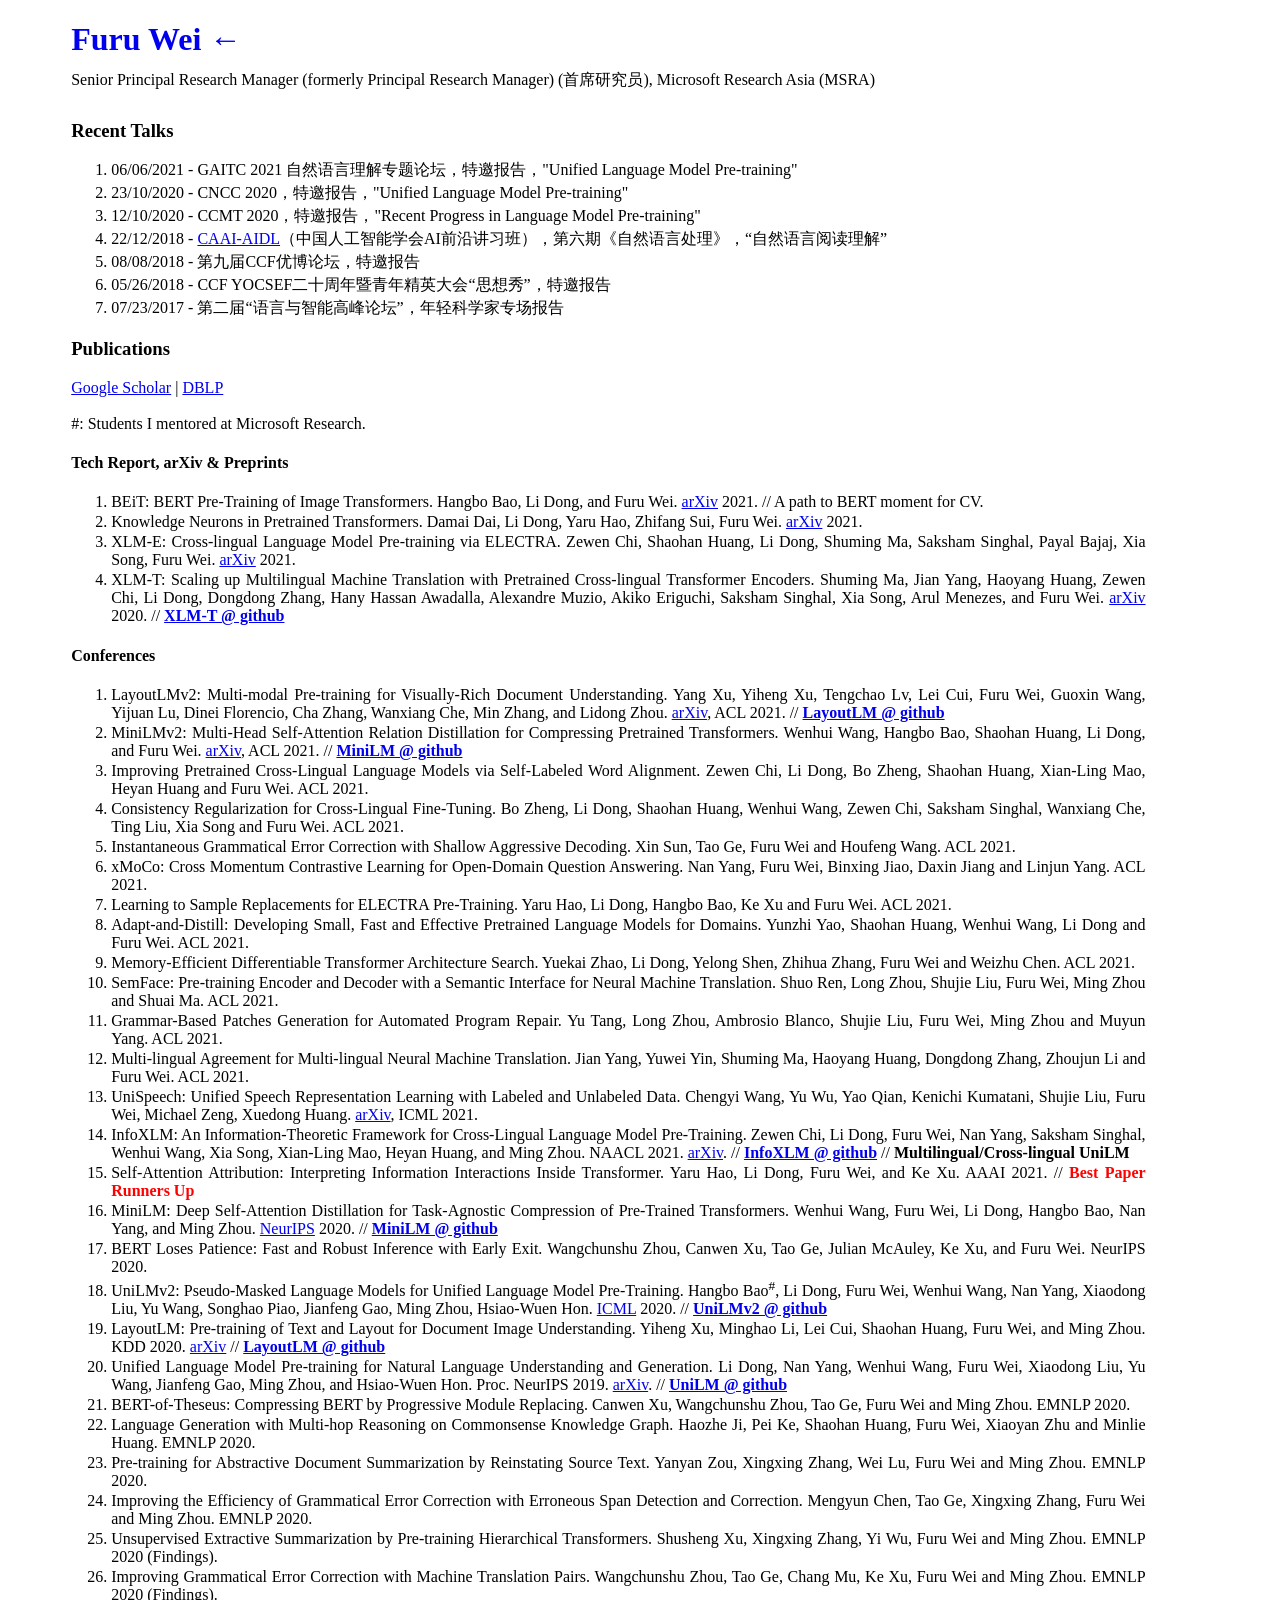
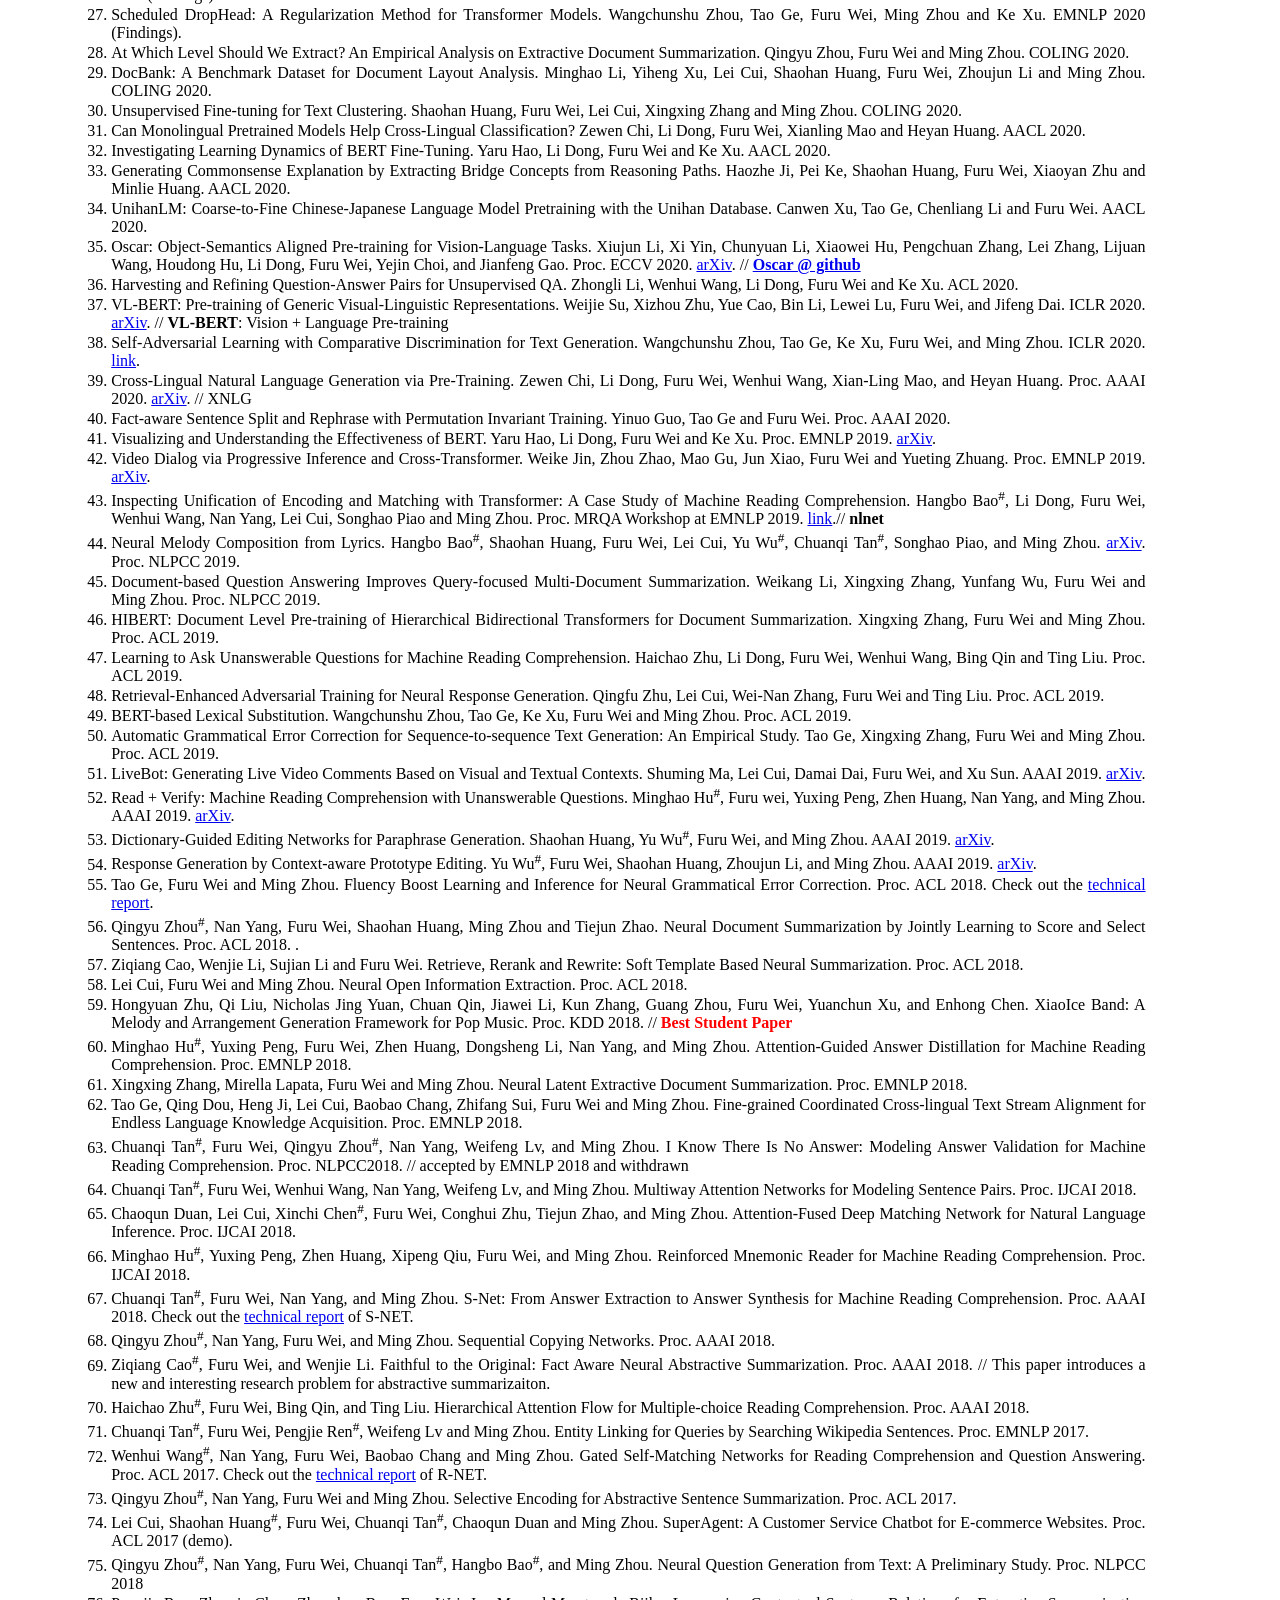
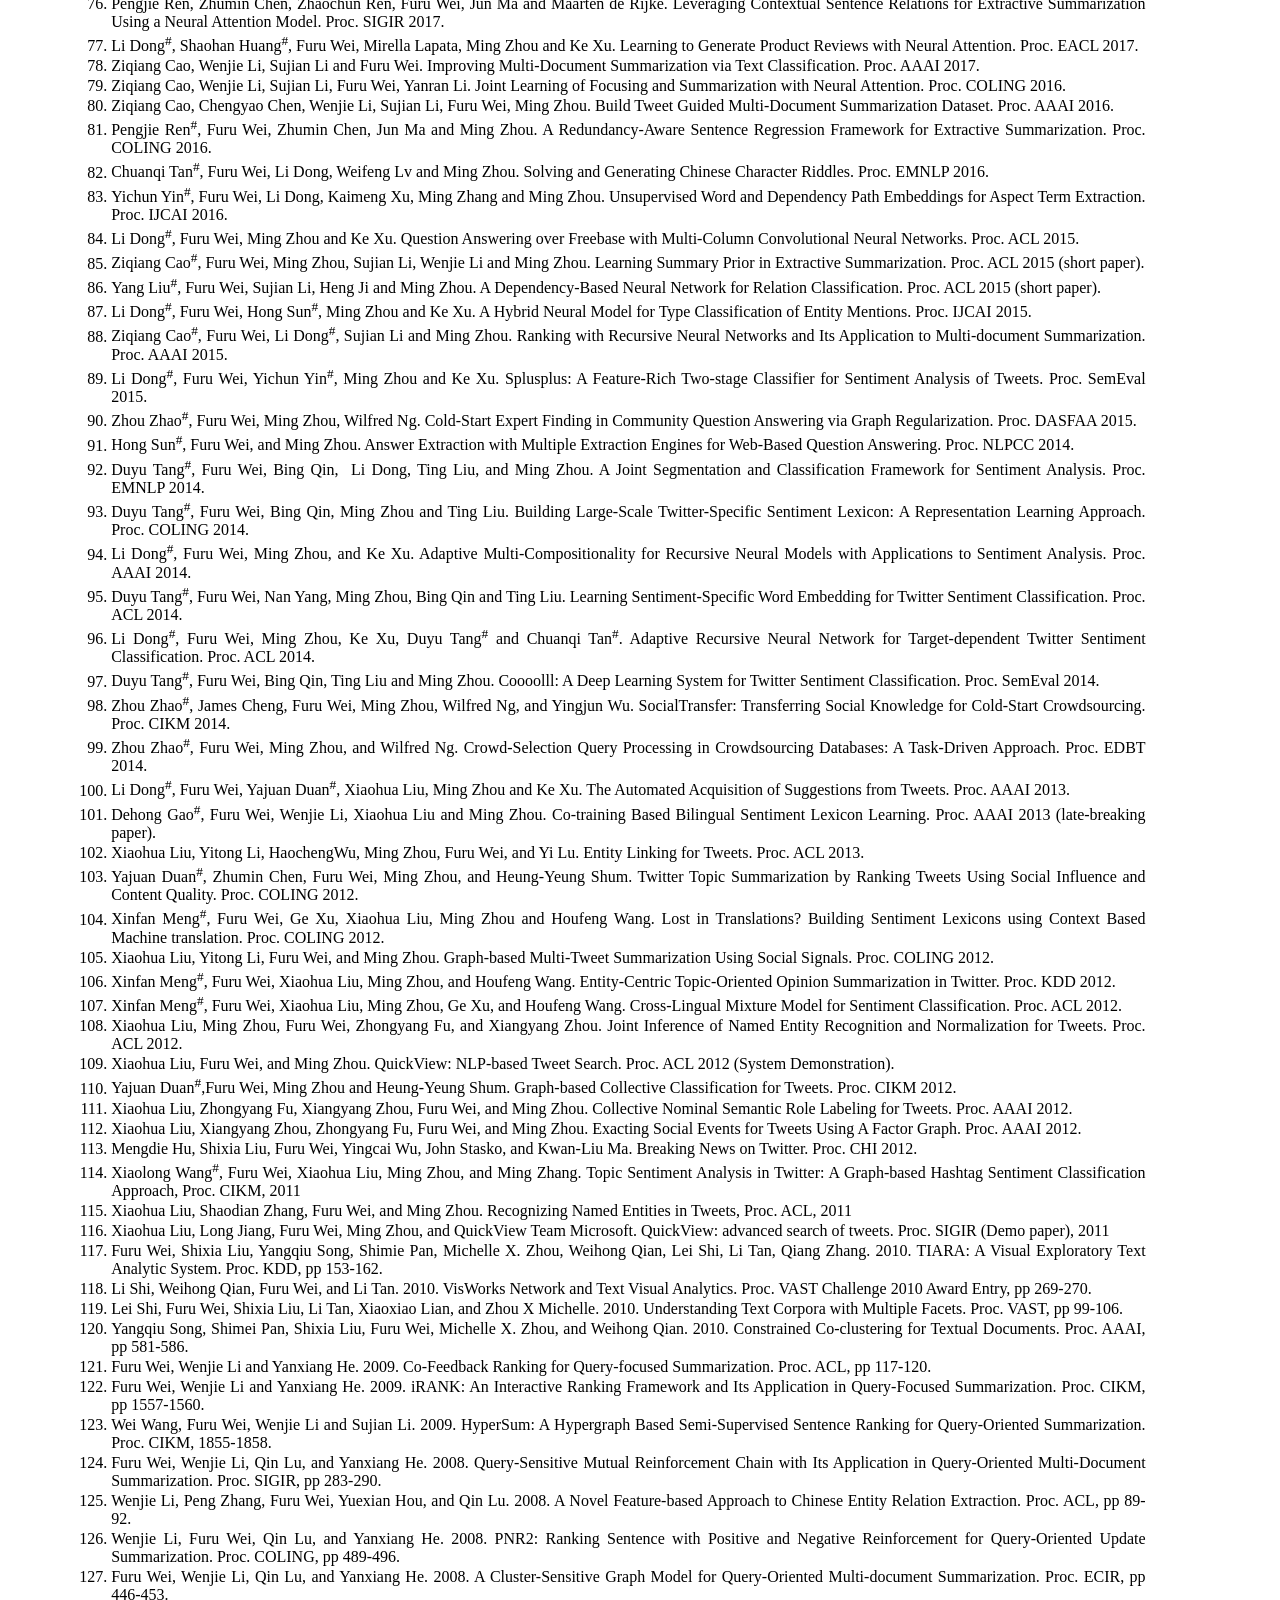
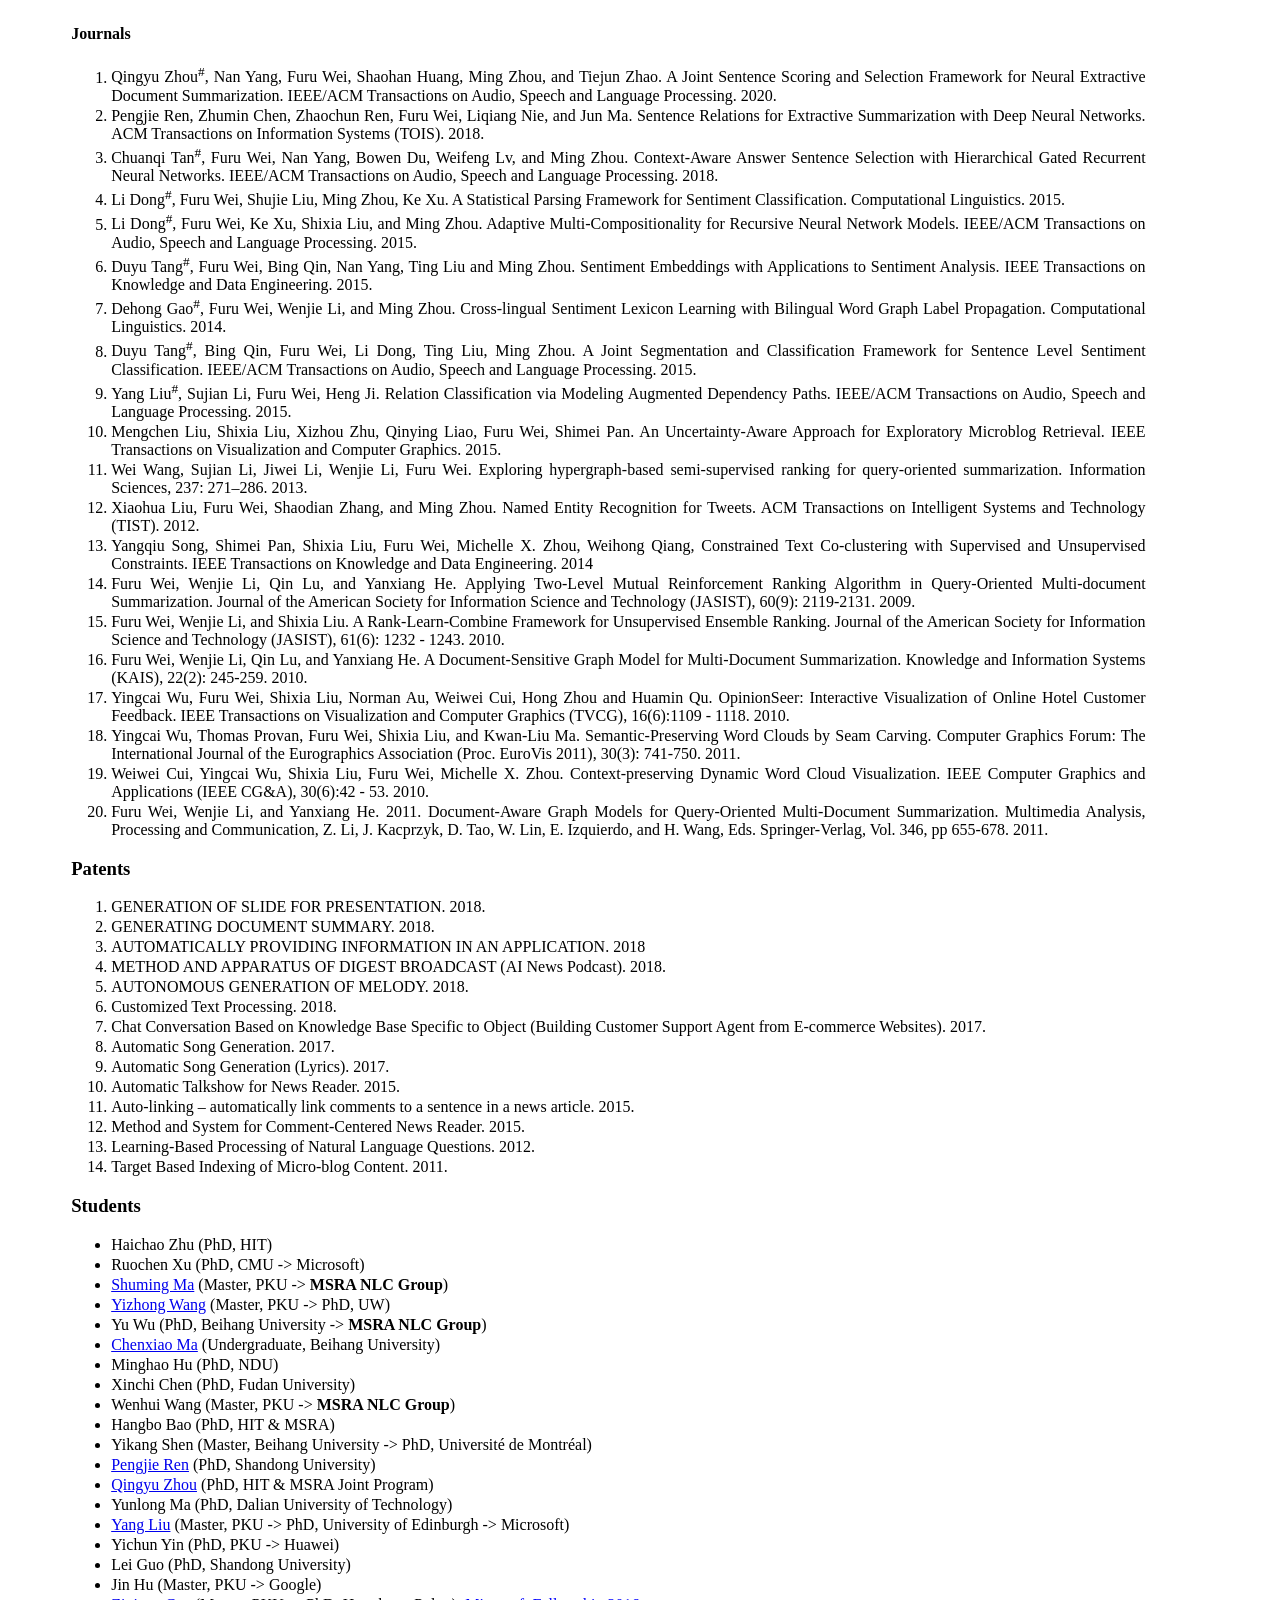
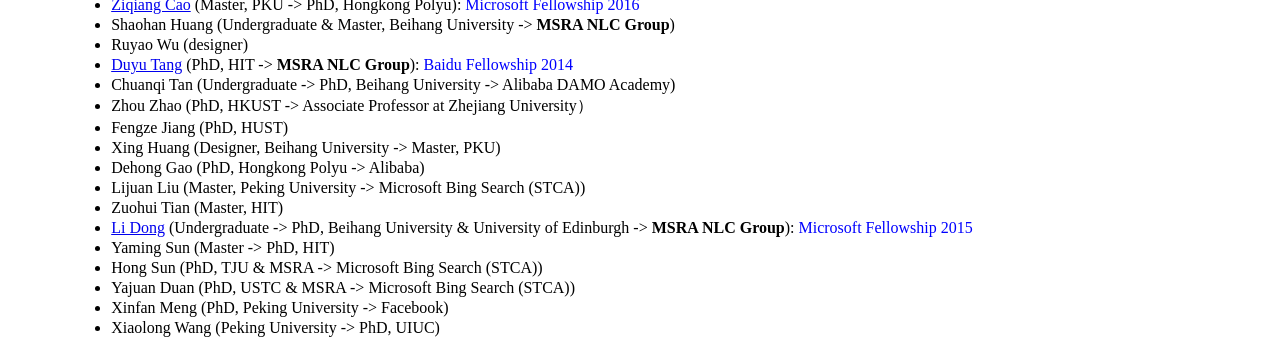
<file: pubs.html>
<!DOCTYPE html>
<html lang="en-us">
  <head>
  <style type="text/css">
  .pub
  {
  	margin-top:2px;
  }
  .main
  {
  	width:85%;
  	padding-left:5%;
  	text-align:justify;
  }
  </style>
    <meta charset="UTF-8">
    <title>Furu Wei's Homepage</title>
  </head>
  <body>
    <h1 style="padding-left:5%"><a href="index.html" style="text-decoration: none;">Furu Wei &#x2190;</a></h1>
    
    <div class="main" style="font-size:12pt;margin-top:-10px">
    Senior Principal Research Manager (formerly Principal Research Manager) (首席研究员), Microsoft Research Asia (MSRA)
    </div>
    
	<div style="height:10px"></div>
    
    <!--h3 style="padding-left:5%">News</h3>
    <div class="main">
    <ul>
    <li style="color:red"><a href="https://github.com/microsoft/unilm" target="_blank"><strong>UniLM @ github</strong></a>: UniLM (v1) achieved new SOTA results on NLG benchmark tasks/datasets (e.g. abstractive summarization, question generation, etc.). We released the pre-trained models and finetuning code/scripts as described in the NeurIPS paper.</li>
    
    <li style="color:black">Our system (BERT + MMFT + ADA) (Jan. 2019) is the new STOA on <a href="https://stanford-qa.com/" target="_blank">SQuAD 2.0</a> and <a href="https://stanfordnlp.github.io/coqa/" target="_blank">CoQA</a>.</li>
   
    <li style="color:black"><strong>nlnet</strong> (9th Sep. 2018) reaches F1 human parity for the first time on the <a href="https://stanford-qa.com/" target="_blank">SQuAD</a> machine reading comprehension challenge dataset. nlnet is the first system to reach human parity in both EM (85.954 nlnet vs. 82.304 human on 26th Sep. 2018) and F1 (91.677 nlnet vs. 91.221 human on 26th Sep. 2018). It is also the top system and the new STOA result on the SQuAD 2.0 dataset.</li>
    <li style="color:black">Reaching Human-level Performance in Automatic Grammatical Error Correction: An Empirical Study. <a href="https://arxiv.org/abs/1807.01270" target="_blank">arXiv</a>. [4th July 2018]. </li>
    <li style="color:black">R-NET is the first system to achieve/surpass human EM score (82.650 vs. 82.304 on 3rd Jan. 2018) on the <a href="https://stanford-qa.com/" target="_blank">SQuAD</a> machine reading comprehension challenge dataset. zh-cn (<a href="https://mp.weixin.qq.com/s?__biz=MzAwMTA3MzM4Nw==&mid=2649442666&idx=1&sn=470f581afe41564e3ee43f5252ed5833&chksm=82c0a0eeb5b729f8a97f310329ab60d8a58d7ae5bc460ccff5a37e8c8320b8563aaa542e9832#rd" target="_blank">1</a> <a href="https://baijiahao.baidu.com/s?id=1589723736072283930&wfr=spider&for=pc" target="_blank">2</a> <a href="http://www.chinahpsy.com/article-4183-1.html" target="_blank">3</a>) en-us (<a href="https://blogs.microsoft.com/ai/microsoft-creates-ai-can-read-document-answer-questions-well-person/" target="_blank">1</a> <a href="http://www.eweek.com/innovation/microsoft-ai-model-surpasses-humans-in-reading-comprehension" target="_blank">2</a> <a href="https://www.hindustantimes.com/tech/microsoft-s-new-ai-tech-can-read-documents-answer-questions/story-fImv8r98KwHq7x0Pi4n0EK.html" target="_blank">3</a>)</li>
    <li style="color:black">November 2017: Our work on computer music creation (incl. lyrics generation, melody composition and background accompanying), collaborating with the Xiaoice product team, was presented in 小冰作词作曲 (Xiaoice Music Creation) in 机智过人 at CCTV 1 (<a href="http://tv.cctv.com/2017/11/24/ARTI1QbqlpA0iPtmgdxXBKFL171124.shtml" target="_blank">link</a>). Please enjoy the songs created by the algorithm/computer (<a href="https://y.qq.com/n/yqq/album/001n0kSH3HL2fq.html" target="_blank">sample</a>).</li>
    <li style="color:black">May 2017: Our work on machine reading comprehension was featured in <a href="https://blogs.microsoft.com/next/2017/05/04/microsoft-is-teaching-systems-to-read-answer-and-even-ask-questions" target="_blank">en-us</a> and
    <a href="http://www.msra.cn/zh-cn/news/features/machine-text-comprehension-20170508" target="_blank">zh-cn</a>. </li>
    </ul>
    </div-->

	<h3 style="padding-left:5%">Recent Talks</h3>
	<div class="main">
	<ol>
	<li class="pub">06/06/2021 - GAITC 2021 自然语言理解专题论坛，特邀报告，"Unified Language Model Pre-training"</li>
	<li class="pub">23/10/2020 - CNCC 2020，特邀报告，"Unified Language Model Pre-training"</li>
	<li class="pub">12/10/2020 - CCMT 2020，特邀报告，"Recent Progress in Language Model Pre-training"</li>
	<li class="pub">22/12/2018 - <a href="https://aidl.caai.cn/" target="_blank">CAAI-AIDL</a>（中国人工智能学会AI前沿讲习班），第六期《自然语言处理》，“自然语言阅读理解”</li>
	<li class="pub">08/08/2018 - 第九届CCF优博论坛，特邀报告</li>
	<li class="pub">05/26/2018 - CCF YOCSEF二十周年暨青年精英大会“思想秀”，特邀报告</li>
	<li class="pub">07/23/2017 - 第二届“语言与智能高峰论坛”，年轻科学家专场报告</li>
    </ol>
    </div>
    
    <!--div style="height:1px"></div>
    <h3 style="padding-left:5%">Professional Activities</h3>
    <div class="main">
    <ul>
    <li>Area (Co-)chair: EMNLP 2019; EMNLP 2015; NAACL-HIT 2016</li>
    <li>Program committee member for major conferences in NLP/IR: ACL/EMNLP/COLING/SIGIR/WWW, etc.</li>
    <li>Reviewer for Computational Linguistics, Transactions of the Association for Computational Linguistics, etc.</li>
    </ul>
    </div-->
    
	<!--h3 style="padding-left:5%">Projects</h3>
	<div class="main">
	<div style="width:100%;text-align:justify"> 
	<ul>
	<li class="pub"> ...</li>
	</ul>
    </div>
    </div-->
    
	<h3 style="padding-left:5%">Publications</h3>
	<div class="main">
	<a href="http://scholar.google.com/citations?user=G-V1VpwAAAAJ&hl=en" target="_blank">Google Scholar</a> | <a href="http://dblp.uni-trier.de/pers/hd/w/Wei:Furu" target="_blank">DBLP</a>
	</br></br>#: Students I mentored at Microsoft Research.
	<div style="width:100%;text-align:justify"> 
	<h4>Tech Report, arXiv & Preprints</h4>
	<ol>
	
			<li class="pub">BEiT: BERT Pre-Training of Image Transformers. Hangbo Bao, Li Dong, and Furu Wei. <a href="https://arxiv.org/abs/2106.08254" target="_blank">arXiv</a> 2021. // A path to BERT moment for CV.</li>
	
		<li class="pub">Knowledge Neurons in Pretrained Transformers. Damai Dai, Li Dong, Yaru Hao, Zhifang Sui, Furu Wei. <a href="https://arxiv.org/abs/2104.08696" target="_blank">arXiv</a> 2021. </li>
		
			<li class="pub">XLM-E: Cross-lingual Language Model Pre-training via ELECTRA. Zewen Chi, Shaohan Huang, Li Dong, Shuming Ma, Saksham Singhal, Payal Bajaj, Xia Song, Furu Wei. <a href="https://arxiv.org/abs/2106.16138" target="_blank">arXiv</a> 2021. </li>
		
	<li class="pub">XLM-T: Scaling up Multilingual Machine Translation with Pretrained Cross-lingual Transformer Encoders. Shuming Ma, Jian Yang, Haoyang Huang, Zewen Chi, Li Dong, Dongdong Zhang, Hany Hassan Awadalla, Alexandre Muzio, Akiko Eriguchi, Saksham Singhal, Xia Song, Arul Menezes, and Furu Wei. <a href="https://arxiv.org/abs/2012.15547" target="_blank">arXiv</a> 2020. // <a href="https://github.com/microsoft/unilm/tree/master/xlmt" target="_blank"><strong>XLM-T @ github</strong></a></li>
	
	</ol>
	
	<h4>Conferences</h4>
	<ol>
	
	<li class="pub">LayoutLMv2: Multi-modal Pre-training for Visually-Rich Document Understanding. Yang Xu, Yiheng Xu, Tengchao Lv, Lei Cui, Furu Wei, Guoxin Wang, Yijuan Lu, Dinei Florencio, Cha Zhang, Wanxiang Che, Min Zhang, and Lidong Zhou. <a href="https://arxiv.org/abs/2012.14740" target="_blank">arXiv</a>, ACL 2021. // <a href="https://github.com/microsoft/unilm/tree/master/layoutlm" target="_blank"><strong>LayoutLM @ github</strong></a></li>
	
	<li class="pub">MiniLMv2: Multi-Head Self-Attention Relation Distillation for Compressing Pretrained Transformers. Wenhui Wang, Hangbo Bao, Shaohan Huang, Li Dong, and Furu Wei. <a href="https://arxiv.org/abs/2012.15828" target="_blank">arXiv</a>, ACL 2021. // <a href="https://github.com/microsoft/unilm/tree/master/minilm" target="_blank"><strong>MiniLM @ github</strong></a></li>
	
	<li class="pub">Improving Pretrained Cross-Lingual Language Models via Self-Labeled Word Alignment. Zewen Chi, Li Dong, Bo Zheng, Shaohan Huang, Xian-Ling Mao, Heyan Huang and Furu Wei. ACL 2021.</li>
	<li class="pub">Consistency Regularization for Cross-Lingual Fine-Tuning. Bo Zheng, Li Dong, Shaohan Huang, Wenhui Wang, Zewen Chi, Saksham Singhal, Wanxiang Che, Ting Liu, Xia Song and Furu Wei. ACL 2021.</li>
	<li class="pub">Instantaneous Grammatical Error Correction with Shallow Aggressive Decoding. Xin Sun, Tao Ge, Furu Wei and Houfeng Wang. ACL 2021.</li>
	<li class="pub">xMoCo: Cross Momentum Contrastive Learning for Open-Domain Question Answering. Nan Yang, Furu Wei, Binxing Jiao, Daxin Jiang and Linjun Yang. ACL 2021.</li>
	
	<li class="pub">Learning to Sample Replacements for ELECTRA Pre-Training. Yaru Hao, Li Dong, Hangbo Bao, Ke Xu and Furu Wei. ACL 2021.</li>
	<li class="pub">Adapt-and-Distill: Developing Small, Fast and Effective Pretrained Language Models for Domains. Yunzhi Yao, Shaohan Huang, Wenhui Wang, Li Dong and Furu Wei. ACL 2021.</li>
	<li class="pub">Memory-Efficient Differentiable Transformer Architecture Search. Yuekai Zhao, Li Dong, Yelong Shen, Zhihua Zhang, Furu Wei and Weizhu Chen. ACL 2021.</li>
	<li class="pub">SemFace: Pre-training Encoder and Decoder with a Semantic Interface for Neural Machine Translation. Shuo Ren, Long Zhou, Shujie Liu, Furu Wei, Ming Zhou and Shuai Ma. ACL 2021.</li>
	<li class="pub">Grammar-Based Patches Generation for Automated Program Repair. Yu Tang, Long Zhou, Ambrosio Blanco, Shujie Liu, Furu Wei, Ming Zhou and Muyun Yang. ACL 2021.</li>
	<li class="pub">Multi-lingual Agreement for Multi-lingual Neural Machine Translation. Jian Yang, Yuwei Yin, Shuming Ma, Haoyang Huang, Dongdong Zhang, Zhoujun Li and Furu Wei. ACL 2021.</li>

	<li class="pub">UniSpeech: Unified Speech Representation Learning with Labeled and Unlabeled Data. Chengyi Wang, Yu Wu, Yao Qian, Kenichi Kumatani, Shujie Liu, Furu Wei, Michael Zeng, Xuedong Huang. <a href="https://arxiv.org/abs/2101.07597" target="_blank">arXiv</a>, ICML 2021.

	
	<li class="pub">InfoXLM: An Information-Theoretic Framework for Cross-Lingual Language Model Pre-Training. Zewen Chi, Li Dong, Furu Wei, Nan Yang, Saksham Singhal, Wenhui Wang, Xia Song, Xian-Ling Mao, Heyan Huang, and Ming Zhou. NAACL 2021. <a href="https://arxiv.org/abs/2007.07834" target="_blank">arXiv</a>. // <a href="https://github.com/microsoft/unilm/tree/master/infoxlm" target="_blank"><strong>InfoXLM @ github</strong></a> // <strong>Multilingual/Cross-lingual UniLM</strong></li>
	
	<li class="pub">Self-Attention Attribution: Interpreting Information Interactions Inside Transformer. Yaru Hao, Li Dong, Furu Wei, and Ke Xu. AAAI 2021. // <font color="red"> <strong>Best Paper Runners Up</strong></font></li>
	
	<li class="pub">MiniLM: Deep Self-Attention Distillation for Task-Agnostic Compression of Pre-Trained Transformers. Wenhui Wang, Furu Wei, Li Dong, Hangbo Bao, Nan Yang, and Ming Zhou. <a href="https://arxiv.org/abs/2002.10957" target="_blank">NeurIPS</a> 2020. // <a href="https://github.com/microsoft/unilm/tree/master/minilm" target="_blank"><strong>MiniLM @ github</strong></a></li>
	
	<li class="pub">BERT Loses Patience: Fast and Robust Inference with Early Exit. Wangchunshu Zhou, Canwen Xu, Tao Ge, Julian McAuley, Ke Xu, and Furu Wei. NeurIPS 2020.</li>
	
	<li class="pub">UniLMv2: Pseudo-Masked Language Models for Unified Language Model Pre-Training. Hangbo Bao<sup>#</sup>, Li Dong, Furu Wei, Wenhui Wang, Nan Yang, Xiaodong Liu, Yu Wang, Songhao Piao, Jianfeng Gao, Ming Zhou, Hsiao-Wuen Hon. <a href="https://arxiv.org/abs/2002.12804" target="_blank">ICML</a> 2020. // <a href="https://github.com/microsoft/unilm/" target="_blank"><strong>UniLMv2 @ github</strong></a></li>
	
		<li class="pub">LayoutLM: Pre-training of Text and Layout for Document Image Understanding. Yiheng Xu, Minghao Li, Lei Cui, Shaohan Huang, Furu Wei, and Ming Zhou. KDD 2020. <a href="https://arxiv.org/abs/1912.13318" target="_blank">arXiv</a> // <a href="https://github.com/microsoft/unilm/tree/master/layoutlm" target="_blank"><strong>LayoutLM @ github</strong></a></li>
	
	<li class="pub">Unified Language Model Pre-training for Natural Language Understanding and Generation. Li Dong, Nan Yang, Wenhui Wang, Furu Wei, Xiaodong Liu, Yu Wang, Jianfeng Gao, Ming Zhou, and Hsiao-Wuen Hon. Proc. NeurIPS 2019. <a href="https://arxiv.org/pdf/1905.03197.pdf" target="_blank">arXiv</a>. // <a href="https://github.com/microsoft/unilm" target="_blank"><strong>UniLM @ github</strong></a> </li>
	
		<li class="pub">BERT-of-Theseus: Compressing BERT by Progressive Module Replacing. Canwen Xu, Wangchunshu Zhou, Tao Ge, Furu Wei and Ming Zhou. EMNLP 2020. </li>
<li class="pub">Language Generation with Multi-hop Reasoning on Commonsense Knowledge Graph. Haozhe Ji, Pei Ke, Shaohan Huang, Furu Wei, Xiaoyan Zhu and Minlie Huang. EMNLP 2020. </li>
<li class="pub">Pre-training for Abstractive Document Summarization by Reinstating Source Text. Yanyan Zou, Xingxing Zhang, Wei Lu, Furu Wei and Ming Zhou. EMNLP 2020. </li>
<li class="pub">Improving the Efficiency of Grammatical Error Correction with Erroneous Span Detection and Correction. Mengyun Chen, Tao Ge, Xingxing Zhang, Furu Wei and Ming Zhou. EMNLP 2020. </li>

<li class="pub">Unsupervised Extractive Summarization by Pre-training Hierarchical Transformers. Shusheng Xu, Xingxing Zhang, Yi Wu, Furu Wei and Ming Zhou. EMNLP 2020 (Findings).</li>
<li class="pub">Improving Grammatical Error Correction with Machine Translation Pairs. Wangchunshu Zhou, Tao Ge, Chang Mu, Ke Xu, Furu Wei and Ming Zhou. EMNLP 2020 (Findings).</li>
<li class="pub">Scheduled DropHead: A Regularization Method for Transformer Models. Wangchunshu Zhou, Tao Ge, Furu Wei, Ming Zhou and Ke Xu. EMNLP 2020 (Findings). </li>

<li class="pub">At Which Level Should We Extract? An Empirical Analysis on Extractive Document Summarization. Qingyu Zhou, Furu Wei and Ming Zhou. COLING 2020. </li>
<li class="pub">DocBank: A Benchmark Dataset for Document Layout Analysis. Minghao Li, Yiheng Xu, Lei Cui, Shaohan Huang, Furu Wei, Zhoujun Li and Ming Zhou. COLING 2020. </li>
<li class="pub">Unsupervised Fine-tuning for Text Clustering. Shaohan Huang, Furu Wei, Lei Cui, Xingxing Zhang and Ming Zhou. COLING 2020. </li>

<li class="pub">Can Monolingual Pretrained Models Help Cross-Lingual Classification? Zewen Chi, Li Dong, Furu Wei, Xianling Mao and Heyan Huang. AACL 2020. </li>
<li class="pub">Investigating Learning Dynamics of BERT Fine-Tuning. Yaru Hao, Li Dong, Furu Wei and Ke Xu. AACL 2020. </li>
<li class="pub">Generating Commonsense Explanation by Extracting Bridge Concepts from Reasoning Paths. Haozhe Ji, Pei Ke, Shaohan Huang, Furu Wei, Xiaoyan Zhu and Minlie Huang. AACL 2020. </li>
<li class="pub">UnihanLM: Coarse-to-Fine Chinese-Japanese Language Model Pretraining with the Unihan Database. Canwen Xu, Tao Ge, Chenliang Li and Furu Wei. AACL 2020. </li>
	
	<li class="pub">Oscar: Object-Semantics Aligned Pre-training for Vision-Language Tasks. Xiujun Li, Xi Yin, Chunyuan Li, Xiaowei Hu, Pengchuan Zhang, Lei Zhang, Lijuan Wang, Houdong Hu, Li Dong, Furu Wei, Yejin Choi, and Jianfeng Gao. Proc. ECCV 2020. <a href="https://arxiv.org/pdf/2004.06165.pdf" target="_blank">arXiv</a>. // <a href="https://github.com/microsoft/oscar" target="_blank"><strong>Oscar @ github</strong></a> </li>
	
	<li class="pub">Harvesting and Refining Question-Answer Pairs for Unsupervised QA. Zhongli Li, Wenhui Wang, Li Dong, Furu Wei and Ke Xu. ACL 2020. </li>
	
	<li class="pub">VL-BERT: Pre-training of Generic Visual-Linguistic Representations. Weijie Su, Xizhou Zhu, Yue Cao, Bin Li, Lewei Lu, Furu Wei, and Jifeng Dai. ICLR 2020. <a href="https://arxiv.org/abs/1908.08530" target="_blank">arXiv</a>. // <strong>VL-BERT</strong>: Vision + Language Pre-training</li>
	
	<li class="pub">Self-Adversarial Learning with Comparative Discrimination for Text Generation. Wangchunshu Zhou, Tao Ge, Ke Xu, Furu Wei, and Ming Zhou. ICLR 2020. <a href="https://openreview.net/forum?id=B1l8L6EtDS" target="_blank">link</a>. </li>

	<li class="pub">Cross-Lingual Natural Language Generation via Pre-Training. Zewen Chi, Li Dong, Furu Wei, Wenhui Wang, Xian-Ling Mao, and Heyan Huang. Proc. AAAI 2020. <a href="https://arxiv.org/pdf/1909.10481.pdf" target="_blank">arXiv</a>. // XNLG </li>
	
	<li class="pub">Fact-aware Sentence Split and Rephrase with Permutation Invariant Training. Yinuo Guo, Tao Ge and Furu Wei. Proc. AAAI 2020.</li>
	
	<li class="pub">Visualizing and Understanding the Effectiveness of BERT. Yaru Hao, Li Dong, Furu Wei and Ke Xu. Proc. EMNLP 2019. <a href="https://arxiv.org/abs/1908.05620" target="_blank">arXiv</a>.</li>
	<li class="pub">Video Dialog via Progressive Inference and Cross-Transformer. Weike Jin, Zhou Zhao, Mao Gu, Jun Xiao, Furu Wei and Yueting Zhuang. Proc. EMNLP 2019. <a href="https://arxiv.org/abs/1908.05620" target="_blank">arXiv</a>.</li>
	
	<li class="pub">Inspecting Unification of Encoding and Matching with Transformer: A Case Study of Machine Reading Comprehension. Hangbo Bao<sup>#</sup>, Li Dong, Furu Wei, Wenhui Wang, Nan Yang, Lei Cui, Songhao Piao and Ming Zhou. Proc. MRQA Workshop at EMNLP 2019. <a href="https://mrqa.github.io/assets/papers/3_Paper.pdf" target="_blank">link</a>.// <strong>nlnet</strong></li> 
	
	<li class="pub">Neural Melody Composition from Lyrics. Hangbo Bao<sup>#</sup>, Shaohan Huang, Furu Wei, Lei Cui, Yu Wu<sup>#</sup>, Chuanqi Tan<sup>#</sup>, Songhao Piao, and Ming Zhou. <a href="https://arxiv.org/abs/1809.04318" target="_blank">arXiv</a>. Proc. NLPCC 2019.</li>
	<li class="pub">Document-based Question Answering Improves Query-focused Multi-Document Summarization. Weikang Li, Xingxing Zhang, Yunfang Wu, Furu Wei and Ming Zhou. Proc. NLPCC 2019.</li>
	
	<li class="pub">HIBERT: Document Level Pre-training of Hierarchical Bidirectional Transformers for Document Summarization. Xingxing Zhang, Furu Wei and Ming Zhou. Proc. ACL 2019.</li>
	<li class="pub">Learning to Ask Unanswerable Questions for Machine Reading Comprehension. Haichao Zhu, Li Dong, Furu Wei, Wenhui Wang, Bing Qin and Ting Liu. Proc. ACL 2019.</li>
	<li class="pub">Retrieval-Enhanced Adversarial Training for Neural Response Generation. Qingfu Zhu, Lei Cui, Wei-Nan Zhang, Furu Wei and Ting Liu. Proc. ACL 2019.</li>
	<li class="pub">BERT-based Lexical Substitution. Wangchunshu Zhou, Tao Ge, Ke Xu, Furu Wei and Ming Zhou. Proc. ACL 2019.</li>
	<li class="pub">Automatic Grammatical Error Correction for Sequence-to-sequence Text Generation: An Empirical Study. Tao Ge, Xingxing Zhang, Furu Wei and Ming Zhou. Proc. ACL 2019.</li>
	
	<li class="pub">LiveBot: Generating Live Video Comments Based on Visual and Textual Contexts. Shuming Ma, Lei Cui, Damai Dai, Furu Wei, and Xu Sun. AAAI 2019. <a href="https://arxiv.org/abs/1809.04938" target="_blank">arXiv</a>.</li>
	<li class="pub">Read + Verify: Machine Reading Comprehension with Unanswerable Questions. Minghao Hu<sup>#</sup>, Furu wei, Yuxing Peng, Zhen Huang, Nan Yang, and Ming Zhou. AAAI 2019. <a href="https://arxiv.org/abs/1808.05759" target="_blank">arXiv</a>. </li>
	<li class="pub">Dictionary-Guided Editing Networks for Paraphrase Generation. Shaohan Huang, Yu Wu<sup>#</sup>, Furu Wei, and Ming Zhou. AAAI 2019. <a href="https://arxiv.org/abs/1806.08077" target="_blank">arXiv</a>.</li>
	<li class="pub">Response Generation by Context-aware Prototype Editing. Yu Wu<sup>#</sup>, Furu Wei, Shaohan Huang, Zhoujun Li, and Ming Zhou. AAAI 2019. <a href="https://arxiv.org/abs/1806.07042" target="_blank">arXiv</a>.</li>

	<li class="pub">Tao Ge, Furu Wei and Ming Zhou. Fluency Boost Learning and Inference for Neural Grammatical Error Correction. Proc. ACL 2018. Check out the <a href="https://arxiv.org/abs/1807.01270" target="_blank">technical report</a>.</li>
	<li class="pub">Qingyu Zhou<sup>#</sup>, Nan Yang, Furu Wei, Shaohan Huang, Ming Zhou and Tiejun Zhao. Neural Document Summarization by Jointly Learning to Score and Select Sentences. Proc. ACL 2018. <a href="https://arxiv.org/abs/1807.01270" target="_blank"></a>.</li> 
	<li class="pub">Ziqiang Cao, Wenjie Li, Sujian Li and Furu Wei. Retrieve, Rerank and Rewrite: Soft Template Based Neural Summarization. Proc. ACL 2018.</li>
	<li class="pub">Lei Cui, Furu Wei and Ming Zhou. Neural Open Information Extraction. Proc. ACL 2018.</li>
	<li class="pub">Hongyuan Zhu, Qi Liu, Nicholas Jing Yuan, Chuan Qin, Jiawei Li, Kun Zhang, Guang Zhou, Furu Wei, Yuanchun Xu, and Enhong Chen. XiaoIce Band: A Melody and Arrangement Generation Framework for Pop Music. Proc. KDD 2018. // <font color="red"> <strong>Best Student Paper</strong> </font></li>
	
	<li class="pub">Minghao Hu<sup>#</sup>, Yuxing Peng, Furu Wei, Zhen Huang, Dongsheng Li, Nan Yang, and Ming Zhou. Attention-Guided Answer Distillation for Machine Reading Comprehension. Proc. EMNLP 2018.</li>
	<li class="pub">Xingxing Zhang, Mirella Lapata, Furu Wei and Ming Zhou. Neural Latent Extractive Document Summarization. Proc. EMNLP 2018.</li>
	<li class="pub">Tao Ge, Qing Dou, Heng Ji, Lei Cui, Baobao Chang, Zhifang Sui, Furu Wei and Ming Zhou. Fine-grained Coordinated Cross-lingual Text Stream Alignment for Endless Language Knowledge Acquisition. Proc. EMNLP 2018.</li>
	<li class="pub">Chuanqi Tan<sup>#</sup>, Furu Wei, Qingyu Zhou<sup>#</sup>, Nan Yang, Weifeng Lv, and Ming Zhou. I Know There Is No Answer: Modeling Answer Validation for Machine Reading Comprehension. Proc. NLPCC2018. // accepted by EMNLP 2018 and withdrawn</li>
	
	<li class="pub">Chuanqi Tan<sup>#</sup>, Furu Wei, Wenhui Wang, Nan Yang, Weifeng Lv, and Ming Zhou. Multiway Attention Networks for Modeling Sentence Pairs. Proc. IJCAI 2018.</li>
	<li class="pub">Chaoqun Duan, Lei Cui, Xinchi Chen<sup>#</sup>, Furu Wei, Conghui Zhu, Tiejun Zhao, and Ming Zhou. Attention-Fused Deep Matching Network for Natural Language Inference. Proc. IJCAI 2018.</li>
	<li class="pub">Minghao Hu<sup>#</sup>, Yuxing Peng, Zhen Huang, Xipeng Qiu, Furu Wei, and Ming Zhou. Reinforced Mnemonic Reader for Machine Reading Comprehension. Proc. IJCAI 2018.</li> 
	
	<li class="pub">Chuanqi Tan<sup>#</sup>, Furu Wei, Nan Yang, and Ming Zhou. S-Net: From Answer Extraction to Answer Synthesis for Machine Reading Comprehension. Proc. AAAI 2018. Check out the <a href="https://arxiv.org/pdf/1706.04815.pdf" target="_blank">technical report</a> of S-NET.</li>
	<li class="pub">Qingyu Zhou<sup>#</sup>, Nan Yang, Furu Wei, and Ming Zhou. Sequential Copying Networks. Proc. AAAI 2018.</li>
	<li class="pub">Ziqiang Cao<sup>#</sup>, Furu Wei, and Wenjie Li. Faithful to the Original: Fact Aware Neural Abstractive Summarization. Proc. AAAI 2018. // This paper introduces a new and interesting research problem for abstractive summarizaiton.</li> 
	<li class="pub">Haichao Zhu<sup>#</sup>, Furu Wei, Bing Qin, and Ting Liu. Hierarchical Attention Flow for Multiple-choice Reading Comprehension. Proc. AAAI 2018.</li>
	<li class="pub">Chuanqi Tan<sup>#</sup>, Furu Wei, Pengjie Ren<sup>#</sup>, Weifeng Lv and Ming Zhou. Entity Linking for Queries by Searching Wikipedia Sentences. Proc. EMNLP 2017.</li>
	<li class="pub">Wenhui Wang<sup>#</sup>, Nan Yang, Furu Wei, Baobao Chang and Ming Zhou. Gated Self-Matching Networks for Reading Comprehension and Question Answering. Proc. ACL 2017. Check out the <a href="https://www.microsoft.com/en-us/research/publication/mrc/" target="_blank">technical report</a> of R-NET.</li>
	<li class="pub">Qingyu Zhou<sup>#</sup>, Nan Yang, Furu Wei and Ming Zhou. Selective Encoding for Abstractive Sentence Summarization. Proc. ACL 2017.</li>
	<li class="pub">Lei Cui, Shaohan Huang<sup>#</sup>, Furu Wei, Chuanqi Tan<sup>#</sup>, Chaoqun Duan and Ming Zhou. SuperAgent: A Customer Service Chatbot for E-commerce Websites. Proc. ACL 2017 (demo).</li>
	<li class="pub">Qingyu Zhou<sup>#</sup>, Nan Yang, Furu Wei, Chuanqi Tan<sup>#</sup>, Hangbo Bao<sup>#</sup>, and Ming Zhou. Neural Question Generation from Text: A Preliminary Study. Proc. NLPCC 2018</li>
	<li class="pub">Pengjie Ren, Zhumin Chen, Zhaochun Ren, Furu Wei, Jun Ma and Maarten de Rijke. Leveraging Contextual Sentence Relations for Extractive Summarization Using a Neural Attention Model. Proc. SIGIR	 2017.</li>
	<li class="pub">Li Dong<sup>#</sup>, Shaohan Huang<sup>#</sup>, Furu Wei, Mirella Lapata, Ming Zhou and Ke Xu. Learning to Generate Product Reviews with Neural Attention. Proc. EACL 2017.</li>
	<li class="pub">Ziqiang Cao, Wenjie Li, Sujian Li and Furu Wei. Improving Multi-Document Summarization via Text Classification. Proc. AAAI 2017.</li>
	<li class="pub">Ziqiang Cao, Wenjie Li, Sujian Li, Furu Wei, Yanran Li. Joint Learning of Focusing and Summarization with Neural Attention. Proc. COLING 2016.</li>
	<li class="pub">Ziqiang Cao, Chengyao Chen, Wenjie Li, Sujian Li, Furu Wei, Ming Zhou. Build Tweet Guided Multi-Document Summarization Dataset. Proc. AAAI 2016.</li>
	<li class="pub">Pengjie Ren<sup>#</sup>, Furu Wei, Zhumin Chen, Jun Ma and Ming Zhou. A Redundancy-Aware Sentence Regression Framework for Extractive Summarization. Proc. COLING 2016.</li>
	<li class="pub">Chuanqi Tan<sup>#</sup>, Furu Wei, Li Dong, Weifeng Lv and Ming Zhou. Solving and Generating Chinese Character Riddles. Proc. EMNLP 2016.</li>
	<li class="pub">Yichun Yin<sup>#</sup>, Furu Wei, Li Dong, Kaimeng Xu, Ming Zhang and Ming Zhou. Unsupervised Word and Dependency Path Embeddings for Aspect Term Extraction. Proc. IJCAI 2016.</li>
	<li class="pub">Li Dong<sup>#</sup>, Furu Wei, Ming Zhou and Ke Xu. Question Answering over Freebase with Multi-Column Convolutional Neural Networks. Proc. ACL 2015.</li>
	<li class="pub">Ziqiang Cao<sup>#</sup>, Furu Wei, Ming Zhou, Sujian Li, Wenjie Li and Ming Zhou. Learning Summary Prior in Extractive Summarization. Proc. ACL 2015 (short paper).</li>
	<li class="pub">Yang Liu<sup>#</sup>, Furu Wei, Sujian Li, Heng Ji and Ming Zhou. A Dependency-Based Neural Network for Relation Classification. Proc. ACL 2015 (short paper).</li>
	<li class="pub">Li Dong<sup>#</sup>, Furu Wei, Hong Sun<sup>#</sup>, Ming Zhou and Ke Xu. A Hybrid Neural Model for Type Classification of Entity Mentions. Proc. IJCAI 2015.</li>
	<li class="pub">Ziqiang Cao<sup>#</sup>, Furu Wei, Li Dong<sup>#</sup>, Sujian Li and Ming Zhou. Ranking with Recursive Neural Networks and Its Application to Multi-document Summarization. Proc. AAAI 2015.</li>
	<li class="pub">Li Dong<sup>#</sup>, Furu Wei, Yichun Yin<sup>#</sup>, Ming Zhou and Ke Xu. Splusplus: A Feature-Rich Two-stage Classifier for Sentiment Analysis of Tweets. Proc. SemEval 2015.</li>
	<li class="pub">Zhou Zhao<sup>#</sup>, Furu Wei, Ming Zhou, Wilfred Ng. Cold-Start Expert Finding in Community Question Answering via Graph Regularization. Proc. DASFAA 2015.</li>
	<li class="pub">Hong Sun<sup>#</sup>, Furu Wei, and Ming Zhou. Answer Extraction with Multiple Extraction Engines for Web-Based Question Answering. Proc. NLPCC 2014.</li>
	<li class="pub">Duyu Tang<sup>#</sup>, Furu Wei, Bing Qin,&nbsp; Li Dong, Ting Liu, and Ming Zhou. A Joint Segmentation and Classification Framework for Sentiment Analysis. Proc. EMNLP 2014.</li>
	<li class="pub">Duyu Tang<sup>#</sup>, Furu Wei, Bing Qin, Ming Zhou and Ting Liu. Building Large-Scale Twitter-Specific Sentiment Lexicon: A Representation Learning Approach. Proc. COLING 2014.</li>
	<li class="pub">Li Dong<sup>#</sup>, Furu Wei, Ming Zhou, and Ke Xu. Adaptive Multi-Compositionality for Recursive Neural Models with Applications to Sentiment Analysis. Proc. AAAI 2014.</li>
	<li class="pub">Duyu Tang<sup>#</sup>, Furu Wei, Nan Yang, Ming Zhou, Bing Qin and Ting Liu. Learning Sentiment-Specific Word Embedding for Twitter Sentiment Classification. Proc. ACL 2014.</li>
	<li class="pub">Li Dong<sup>#</sup>, Furu Wei, Ming Zhou, Ke Xu, Duyu Tang<sup>#</sup> and Chuanqi Tan<sup>#</sup>. Adaptive Recursive Neural Network for Target-dependent Twitter Sentiment Classification. Proc.&nbsp;ACL 2014.</li>
	<li class="pub">Duyu Tang<sup>#</sup>, Furu Wei, Bing Qin, Ting Liu and Ming Zhou. Coooolll: A Deep Learning System for Twitter Sentiment Classification. Proc.&nbsp;SemEval 2014.</li>
	<li class="pub">Zhou Zhao<sup>#</sup>, James Cheng, Furu Wei, Ming Zhou, Wilfred Ng, and Yingjun Wu. SocialTransfer: Transferring Social Knowledge for Cold-Start Crowdsourcing. Proc. CIKM 2014.</li>
	<li class="pub">Zhou Zhao<sup>#</sup>, Furu Wei, Ming Zhou, and Wilfred Ng. Crowd-Selection Query Processing in Crowdsourcing Databases: A Task-Driven Approach. Proc. EDBT 2014.</li>
	<li class="pub">Li Dong<sup>#</sup>, Furu Wei, Yajuan Duan<sup>#</sup>, Xiaohua Liu, Ming Zhou and Ke Xu. The Automated Acquisition of Suggestions from Tweets. Proc. AAAI 2013.</li>
	<li class="pub">Dehong Gao<sup>#</sup>, Furu Wei, Wenjie Li, Xiaohua Liu and Ming Zhou. Co-training Based Bilingual Sentiment Lexicon Learning. Proc. AAAI 2013 (late-breaking paper).</li>
	<li class="pub">Xiaohua Liu, Yitong Li, HaochengWu, Ming Zhou, Furu Wei, and Yi Lu. Entity Linking for Tweets. Proc. ACL 2013.</li>
	<li class="pub">Yajuan Duan<sup>#</sup>, Zhumin Chen, Furu Wei, Ming Zhou, and Heung-Yeung Shum. Twitter Topic Summarization by Ranking Tweets Using Social Influence and Content Quality. Proc. COLING 2012. </li>
	<li class="pub">Xinfan Meng<sup>#</sup>, Furu Wei, Ge Xu, Xiaohua Liu, Ming Zhou and Houfeng Wang. Lost in Translations? Building Sentiment Lexicons using Context Based Machine translation. Proc. COLING 2012.</li>
	<li class="pub">Xiaohua Liu, Yitong Li, Furu Wei, and Ming Zhou. Graph-based Multi-Tweet Summarization Using Social Signals. Proc. COLING 2012.</li>
	<li class="pub">Xinfan Meng<sup>#</sup>, Furu Wei, Xiaohua Liu, Ming Zhou, and Houfeng Wang. Entity-Centric Topic-Oriented Opinion Summarization in Twitter. Proc. KDD 2012.</li>
	<li class="pub">Xinfan Meng<sup>#</sup>, Furu Wei, Xiaohua Liu, Ming Zhou, Ge Xu, and Houfeng Wang. Cross-Lingual Mixture Model for Sentiment Classification. Proc. ACL 2012.</li>
	<li class="pub">Xiaohua Liu,<b>&nbsp;</b>Ming Zhou, Furu Wei, Zhongyang Fu, and Xiangyang Zhou. Joint Inference of Named Entity Recognition and Normalization for Tweets. Proc. ACL 2012. </li>
	<li class="pub">Xiaohua Liu, Furu Wei, and Ming Zhou. QuickView: NLP-based Tweet Search. Proc. ACL 2012 (System Demonstration).</li>
	<li class="pub">Yajuan Duan<sup>#</sup>,Furu Wei, Ming Zhou and Heung-Yeung Shum. Graph-based Collective Classification for Tweets. Proc. CIKM 2012.</li>
	<li class="pub">Xiaohua Liu, Zhongyang Fu, Xiangyang Zhou, Furu Wei, and Ming Zhou. Collective Nominal Semantic Role Labeling for Tweets. Proc. AAAI 2012.</li>
	<li class="pub">Xiaohua Liu, Xiangyang Zhou, Zhongyang Fu, Furu Wei, and Ming Zhou. Exacting Social Events for Tweets Using A Factor Graph. Proc. AAAI 2012.</li>
	<li class="pub">Mengdie Hu, Shixia Liu, Furu Wei, Yingcai Wu, John Stasko, and Kwan-Liu Ma. Breaking News on Twitter. Proc. CHI 2012.</li>
	<li class="pub">Xiaolong Wang<sup>#</sup>, Furu Wei, Xiaohua Liu, Ming Zhou, and Ming Zhang. Topic Sentiment Analysis in Twitter: A Graph-based Hashtag Sentiment Classification Approach, Proc. CIKM, 2011</li>
	<li class="pub">Xiaohua Liu, Shaodian Zhang, Furu Wei, and Ming Zhou. Recognizing Named Entities in Tweets, Proc. ACL, 2011</li>
	<li class="pub">Xiaohua Liu, Long Jiang, Furu Wei, Ming Zhou, and QuickView Team Microsoft. QuickView: advanced search of tweets. Proc. SIGIR (Demo paper), 2011</li>
	<li class="pub">Furu Wei, Shixia Liu, Yangqiu Song, Shimie Pan, Michelle X. Zhou, Weihong Qian, Lei Shi, Li Tan, Qiang Zhang. 2010. TIARA: A Visual Exploratory Text Analytic System. Proc. KDD, pp 153-162. </li>
	<li class="pub">Li Shi, Weihong Qian, Furu Wei, and Li Tan. 2010. VisWorks Network and Text Visual Analytics. Proc. VAST Challenge 2010 Award Entry, pp 269-270.</li>
	<li class="pub">Lei Shi, Furu Wei, Shixia Liu, Li Tan, Xiaoxiao Lian, and Zhou X Michelle. 2010. Understanding Text Corpora with Multiple Facets. Proc. VAST, pp 99-106.</li>
	<li class="pub">Yangqiu Song, Shimei Pan, Shixia Liu, Furu Wei, Michelle X. Zhou, and Weihong Qian. 2010. Constrained Co-clustering for Textual Documents. Proc. AAAI, pp 581-586.</li>
	<li class="pub">Furu Wei, Wenjie Li and Yanxiang He. 2009. Co-Feedback Ranking for Query-focused Summarization. Proc. ACL, pp 117-120.</li>
	<li class="pub">Furu Wei, Wenjie Li and Yanxiang He. 2009. iRANK: An Interactive Ranking Framework and Its Application in Query-Focused Summarization. Proc. CIKM, pp 1557-1560.</li>
	<li class="pub">Wei Wang, Furu Wei, Wenjie Li and Sujian Li. 2009. HyperSum: A Hypergraph Based Semi-Supervised Sentence Ranking for Query-Oriented Summarization. Proc. CIKM, 1855-1858.</li>
	<li class="pub">Furu Wei, Wenjie Li, Qin Lu, and Yanxiang He. 2008. Query-Sensitive Mutual Reinforcement Chain with Its Application in Query-Oriented Multi-Document Summarization. Proc. SIGIR, pp 283-290.</li>
	<li class="pub">Wenjie Li, Peng Zhang, Furu Wei, Yuexian Hou, and Qin Lu. 2008. A Novel Feature-based Approach to Chinese Entity Relation Extraction. Proc. ACL, pp 89-92.</li>
	<li class="pub">Wenjie Li, Furu Wei, Qin Lu, and Yanxiang He. 2008. PNR2: Ranking Sentence with Positive and Negative Reinforcement for Query-Oriented Update Summarization. Proc. COLING, pp 489-496.</li>
	<li class="pub">Furu Wei, Wenjie Li, Qin Lu, and Yanxiang He. 2008. A Cluster-Sensitive Graph Model for Query-Oriented Multi-document Summarization. Proc. ECIR, pp 446-453.</li>
	</ol>
	
	<h4>Journals</h4>
	<ol>
	<li class="pub">Qingyu Zhou<sup>#</sup>, Nan Yang, Furu Wei, Shaohan Huang, Ming Zhou, and Tiejun Zhao. A Joint Sentence Scoring and Selection Framework for Neural Extractive Document Summarization. IEEE/ACM Transactions on Audio, Speech and Language Processing. 2020.</li>
	<li class="pub">Pengjie Ren, Zhumin Chen, Zhaochun Ren, Furu Wei, Liqiang Nie, and Jun Ma. Sentence Relations for Extractive Summarization with Deep Neural Networks. ACM Transactions on Information Systems (TOIS). 2018.</li>
	<li class="pub">Chuanqi Tan<sup>#</sup>, Furu Wei, Nan Yang, Bowen Du, Weifeng Lv, and Ming Zhou. Context-Aware Answer Sentence Selection with Hierarchical Gated Recurrent Neural Networks. IEEE/ACM Transactions on Audio, Speech and Language Processing. 2018.</li>
	<li class="pub">Li Dong<sup>#</sup>, Furu Wei, Shujie Liu, Ming Zhou, Ke Xu. A Statistical Parsing Framework for Sentiment Classification. Computational Linguistics. 2015.</li>
	<li class="pub">Li Dong<sup>#</sup>, Furu Wei, Ke Xu, Shixia Liu, and Ming Zhou. Adaptive Multi-Compositionality for Recursive Neural Network Models. IEEE/ACM Transactions on Audio, Speech and Language Processing. 2015.</li>
	<li class="pub">Duyu Tang<sup>#</sup>, Furu Wei, Bing Qin, Nan Yang, Ting Liu and Ming Zhou. Sentiment Embeddings with Applications to Sentiment Analysis. IEEE Transactions on Knowledge and Data Engineering. 2015.</li>
	<li class="pub">Dehong Gao<sup>#</sup>, Furu Wei, Wenjie Li, and Ming Zhou. Cross-lingual Sentiment Lexicon Learning with Bilingual Word Graph Label Propagation. Computational Linguistics. 2014.</li>
	<li class="pub">Duyu Tang<sup>#</sup>, Bing Qin, Furu Wei, Li Dong, Ting Liu, Ming Zhou. A Joint Segmentation and Classification Framework for Sentence Level Sentiment Classification. IEEE/ACM Transactions on Audio, Speech and Language Processing. 2015.</li>
	<li class="pub">Yang Liu<sup>#</sup>, Sujian Li, Furu Wei, Heng Ji. Relation Classification via Modeling Augmented Dependency Paths. IEEE/ACM Transactions on Audio, Speech and Language Processing. 2015.</li>
	<li class="pub">Mengchen Liu, Shixia Liu, Xizhou Zhu, Qinying Liao, Furu Wei, Shimei Pan. An Uncertainty-Aware Approach for Exploratory Microblog Retrieval. IEEE Transactions on Visualization and Computer Graphics. 2015.</li>
	<li class="pub">Wei Wang, Sujian Li, Jiwei Li,&nbsp;Wenjie Li, Furu Wei. Exploring hypergraph-based semi-supervised ranking for query-oriented summarization. Information Sciences, 237: 271–286. 2013.</li>
	<li class="pub">Xiaohua Liu, Furu Wei, Shaodian Zhang, and Ming Zhou. Named Entity Recognition for Tweets. ACM Transactions on Intelligent Systems and Technology (TIST). 2012.</li>
	<li class="pub">Yangqiu Song, Shimei Pan, Shixia Liu, Furu Wei, Michelle X. Zhou, Weihong Qiang, Constrained Text Co-clustering with Supervised and Unsupervised Constraints. IEEE Transactions on Knowledge and Data Engineering. 2014</li>
	<li class="pub">Furu Wei, Wenjie Li, Qin Lu, and Yanxiang He. Applying Two-Level Mutual Reinforcement Ranking Algorithm in Query-Oriented Multi-document Summarization. Journal of the American Society for Information Science and Technology (JASIST), 60(9): 2119-2131. 2009.</li>
	<li class="pub">Furu Wei, Wenjie Li, and Shixia Liu. A Rank-Learn-Combine Framework for Unsupervised Ensemble Ranking. Journal of the American Society for Information Science and Technology (JASIST), 61(6): 1232 - 1243. 2010.</li>
	<li class="pub">Furu Wei, Wenjie Li, Qin Lu, and Yanxiang He. A Document-Sensitive Graph Model for Multi-Document Summarization. Knowledge and Information Systems (KAIS), 22(2): 245-259. 2010.</li>
	<li class="pub">Yingcai Wu, Furu Wei, Shixia Liu, Norman Au, Weiwei Cui, Hong Zhou and Huamin Qu. OpinionSeer: Interactive Visualization of Online Hotel Customer Feedback. IEEE Transactions on Visualization and Computer Graphics (TVCG), 16(6):1109 - 1118. 2010.</li>
	<li class="pub">Yingcai Wu, Thomas Provan, Furu Wei, Shixia Liu, and Kwan-Liu Ma. Semantic-Preserving Word Clouds by Seam Carving. Computer Graphics Forum: The International Journal of the Eurographics Association (Proc. EuroVis 2011), 30(3): 741-750. 2011.</li>
	<li class="pub">Weiwei Cui, Yingcai Wu, Shixia Liu, Furu Wei, Michelle X. Zhou. Context-preserving Dynamic Word Cloud Visualization. IEEE Computer Graphics and Applications (IEEE CG&amp;A), 30(6):42 - 53. 2010.</li>
	<li class="pub">Furu Wei, Wenjie Li, and Yanxiang He. 2011. Document-Aware Graph Models for Query-Oriented Multi-Document Summarization. Multimedia Analysis, Processing and Communication, Z. Li, J. Kacprzyk, D. Tao, W. Lin, E. Izquierdo, and H. Wang, Eds. Springer-Verlag, Vol. 346, pp 655-678. 2011.</li>
	</ol>
    </div>
    </div>
    
    <h3 style="padding-left:5%">Patents</h3>
	<div class="main">
	<ol>
	<li class="pub">GENERATION OF SLIDE FOR PRESENTATION. 2018.</li>
	<li class="pub">GENERATING DOCUMENT SUMMARY. 2018.</li>
	<li class="pub">AUTOMATICALLY PROVIDING INFORMATION IN AN APPLICATION. 2018</li>
	<li class="pub">METHOD AND APPARATUS OF DIGEST BROADCAST (AI News Podcast). 2018.</li>
	<li class="pub">AUTONOMOUS GENERATION OF MELODY. 2018.</li>
	<li class="pub">Customized Text Processing. 2018.</li>
	<li class="pub">Chat Conversation Based on Knowledge Base Specific to Object (Building Customer Support Agent from E-commerce Websites). 2017.</li>
	<li class="pub">Automatic Song Generation. 2017.</li>
	<li class="pub">Automatic Song Generation (Lyrics). 2017.</li>
	<li class="pub">Automatic Talkshow for News Reader. 2015.</li>
	<li class="pub">Auto-linking – automatically link comments to a sentence in a news article. 2015.</li>
	<li class="pub">Method and System for Comment-Centered News Reader. 2015.</li>
	<li class="pub">Learning-Based Processing of Natural Language Questions. 2012.</li>
	<li class="pub">Target Based Indexing of Micro-blog Content. 2011.</li>
    </ol>
    </div>

    <h3 style="padding-left:5%">Students</h3>
    <div class="main">
    <ul>
    <li class="pub">Haichao Zhu (PhD, HIT)</li>
    <li class="pub">Ruochen Xu (PhD, CMU -> Microsoft)</li>
    <li class="pub"><a href="http://shumingma.com/" target="_blank">Shuming Ma</a> (Master, PKU -> <strong>MSRA NLC Group</strong>)</li>
    <li class="pub"><a href="https://yizhong-wang.com/" target="_blank">Yizhong Wang</a> (Master, PKU -> PhD, UW)</li>
    <li class="pub">Yu Wu (PhD, Beihang University -> <strong>MSRA NLC Group</strong>)</li>
    <li class="pub"><a href="https://machenxiao.com/" target="_blank">Chenxiao Ma</a> (Undergraduate, Beihang University)</li>
    <li class="pub">Minghao Hu (PhD, NDU)</li>
    <li class="pub">Xinchi Chen (PhD, Fudan University)</li>
    <li class="pub">Wenhui Wang (Master, PKU -> <strong>MSRA NLC Group</strong>)</li>
    <li class="pub">Hangbo Bao (PhD, HIT & MSRA)</li>
    <li class="pub">Yikang Shen (Master, Beihang University -> PhD, Université de Montréal)</li>
	<li class="pub"><a href="http://ir.sdu.edu.cn/~pengjieren/index.html" target="_blank">Pengjie Ren</a> (PhD, Shandong University)</li>
    <li class="pub"><a href="https://res.qyzhou.me/" target="_blank">Qingyu Zhou</a> (PhD, HIT & MSRA Joint Program)</li>
    <li class="pub">Yunlong Ma (PhD, Dalian University of Technology)</li>
    <li class="pub"><a href="http://nlp-yang.github.io/" target="_blank">Yang Liu</a> (Master, PKU -> PhD, University of Edinburgh -> Microsoft)</li>
    <li class="pub">Yichun Yin (PhD, PKU -> Huawei)</li>
    <li class="pub">Lei Guo (PhD, Shandong University)</li>
    <li class="pub">Jin Hu (Master, PKU -> Google)</li>
    <li class="pub"><a href="http://www4.comp.polyu.edu.hk/~cszqcao/" target="_blank">Ziqiang Cao</a> (Master, PKU -> PhD, Hongkong Polyu): <span style="color:blue">Microsoft Fellowship 2016</span></li>
    <li class="pub">Shaohan Huang (Undergraduate & Master, Beihang University -> <strong>MSRA NLC Group</strong>)</li>
    <li class="pub">Ruyao Wu (designer)</li>
    <li class="pub"><a href="http://www.microsoft.com/en-us/research/people/dutang/" target="_blank">Duyu Tang</a> (PhD, HIT -> <strong>MSRA NLC Group</strong>): <span style="color:blue">Baidu Fellowship 2014</span></li>
    <li class="pub">Chuanqi Tan (Undergraduate -> PhD, Beihang University -> Alibaba DAMO Academy)</li>
    <li class="pub">Zhou Zhao (PhD, HKUST -> Associate Professor at Zhejiang University）</li>
    <li class="pub">Fengze Jiang (PhD, HUST)</li>
    <li class="pub">Xing Huang (Designer, Beihang University -> Master, PKU)</li>
    <li class="pub">Dehong Gao (PhD, Hongkong Polyu -> Alibaba)</li>
    <li class="pub">Lijuan Liu (Master, Peking University -> Microsoft Bing Search (STCA))</li>
    <li class="pub">Zuohui Tian (Master, HIT)</li>
    <li class="pub"><a href="http://dong.li/" target="_blank">Li Dong</a> (Undergraduate -> PhD, Beihang University & University of Edinburgh -> <strong>MSRA NLC Group</strong>): <span style="color:blue">Microsoft Fellowship 2015</span></li>
    <li class="pub">Yaming Sun (Master -> PhD, HIT)</li>
    <li class="pub">Hong Sun (PhD, TJU & MSRA -> Microsoft Bing Search (STCA))</li>
    <li class="pub">Yajuan Duan (PhD, USTC & MSRA -> Microsoft Bing Search (STCA))</li>
    <li class="pub">Xinfan Meng (PhD, Peking University -> Facebook)</li>
    <li class="pub">Xiaolong Wang (Peking University -> PhD, UIUC)</li>
    </ul>
    </div>
    
    <p></p>
    
  </body>
</html>
</file>
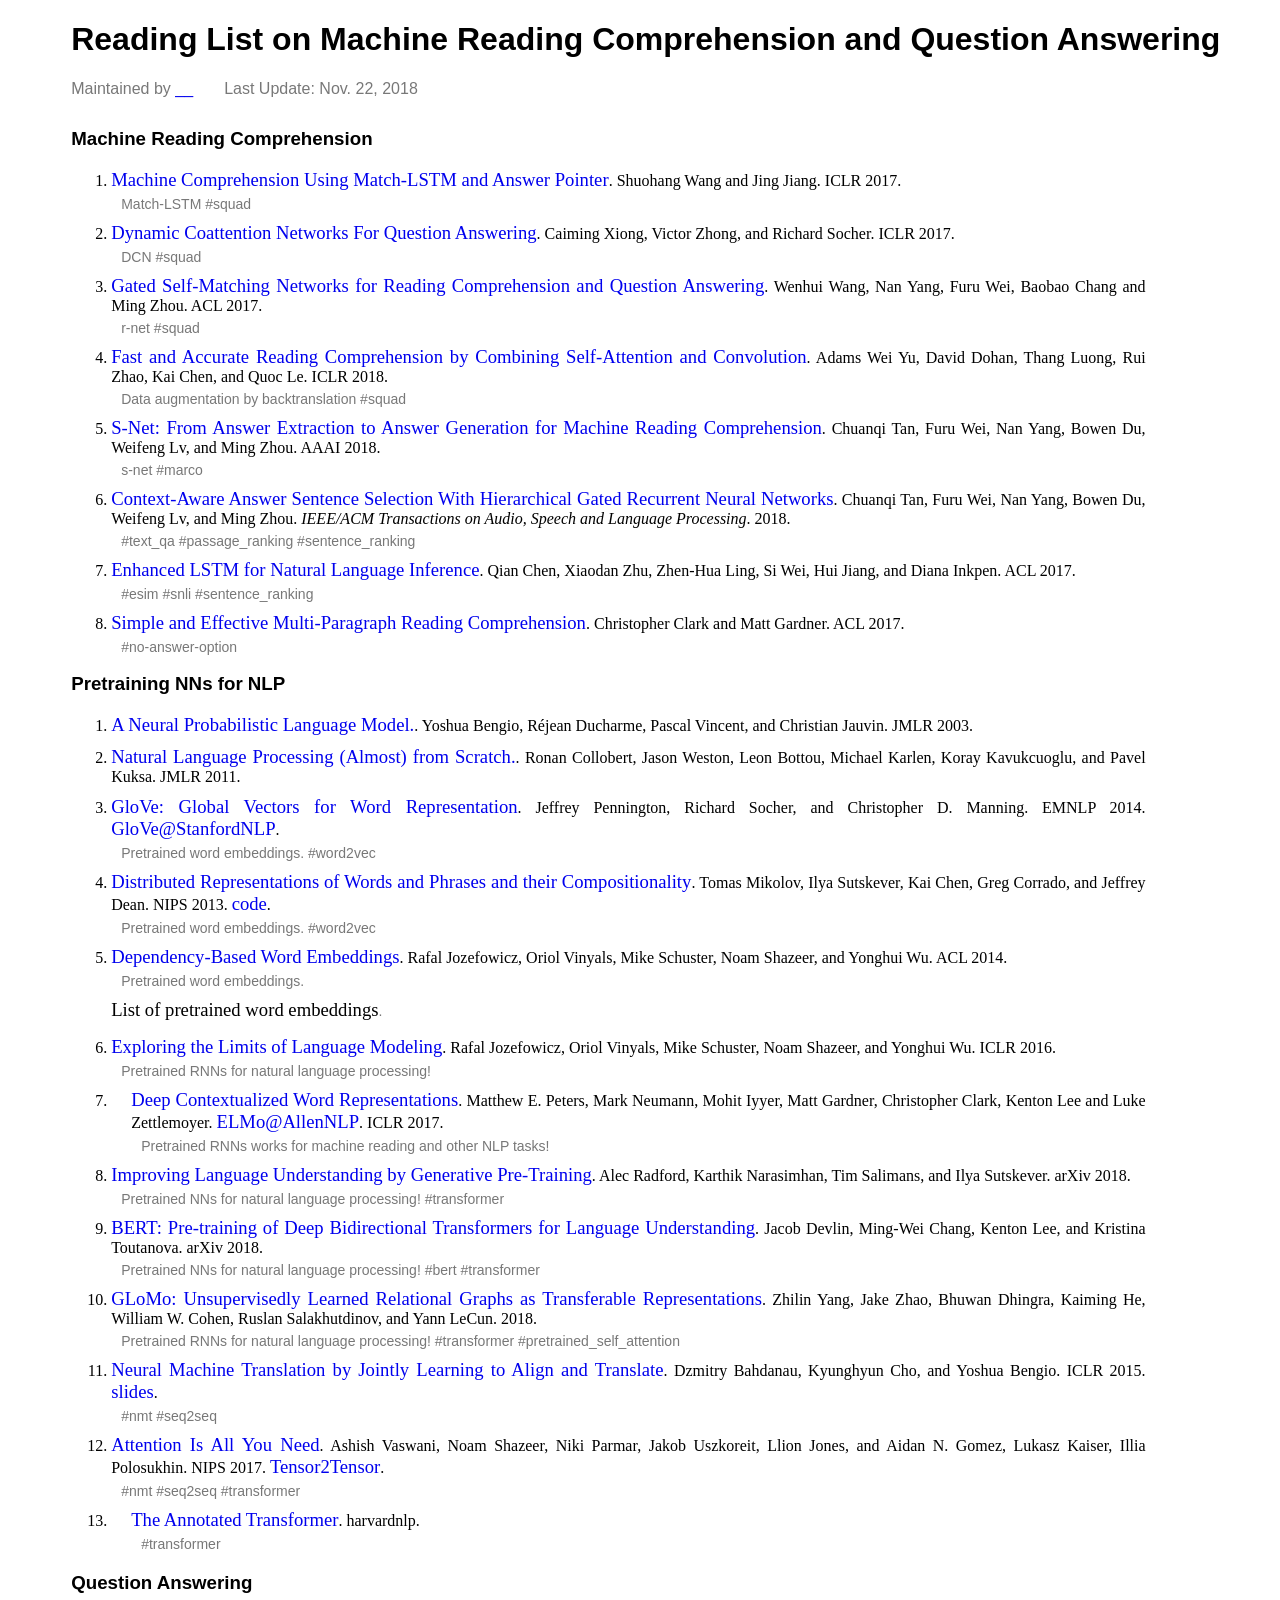
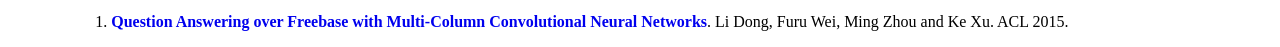
<file: qa.html>
<!DOCTYPE html>
<html lang="en-us">
  <head>
  <style type="text/css">
  .pub
  {
  	margin-top:5px;
  	margin-bottom:10px;
  	font-size:12pt;
  	font-family:'Times New Roman';
  }
  .pub_title
  {
  	font-size:14pt;
  	font-family:'Times New Roman';
  }
  .main
  {
  	width:85%;
  	padding-left:5%;
  	text-align:justify;
  }
  .note
  {
    font-family:arial;
	font-size:10.5pt;
	color:#787878;
	padding-left:10px;
	margin-top:5px
  }
  .intro
  {
    font-family:arial;
	font-size:12pt;
	color:#787878;
	padding-left:5%;
	margin-top:5px
  }
  a {text-decoration: none}
  </style>
    <meta charset="UTF-8">
    <title>gitnlp</title>
  </head>
  <body style="font-family:Helvetica">
    <h1 style="padding-left:5%">Reading List on Machine Reading Comprehension and Question Answering</h1>
    <div class="intro" style="margin-top:10px"><span style="padding-left:0px">Maintained by <a href="#">__</a> &nbsp;&nbsp;&nbsp;&nbsp;&nbsp; Last Update: Nov. 22, 2018</span></div>
    <div style="height:5px"></div>
	<div class="main">
	<div style="width:100%;text-align:justify;margin-top:25px">
	<h3>Machine Reading Comprehension</h3>
	<ol>
	<li class="pub"><a href="https://arxiv.org/abs/1608.07905" target="_blank" class="pub_title">Machine Comprehension Using Match-LSTM and Answer Pointer</a>. Shuohang Wang and Jing Jiang. ICLR 2017. <div class="note">Match-LSTM #squad</div></li>
	<li class="pub"><a href="https://arxiv.org/abs/1611.01604" target="_blank" class="pub_title">Dynamic Coattention Networks For Question Answering</a>. Caiming Xiong, Victor Zhong, and Richard Socher. ICLR 2017. <div class="note">DCN #squad</div></li>
	<li class="pub"><a href="http://www.aclweb.org/anthology/P15-1026" target="_blank" class="pub_title">Gated Self-Matching Networks for Reading Comprehension and Question Answering</a>. Wenhui Wang, Nan Yang, Furu Wei, Baobao Chang and Ming Zhou. ACL 2017. <div class="note">r-net #squad</div></li>
	<li class="pub"><a href="https://openreview.net/pdf?id=B14TlG-RW" target="_blank" class="pub_title">Fast and Accurate Reading Comprehension by Combining Self-Attention and Convolution</a>. Adams Wei Yu, David Dohan, Thang Luong, Rui Zhao, Kai Chen, and Quoc Le. ICLR 2018. <div class="note">Data augmentation by backtranslation #squad</div></li>
	<li class="pub"><a href="http://www.aclweb.org/anthology/P15-1026" target="_blank" class="pub_title">S-Net: From Answer Extraction to Answer Generation for Machine Reading Comprehension</a>. Chuanqi Tan, Furu Wei, Nan Yang, Bowen Du, Weifeng Lv, and Ming Zhou. AAAI 2018. <div class="note">s-net #marco</div></li>
	
		<li class="pub"><a href="https://dl.acm.org/citation.cfm?id=3180763&dl=ACM&coll=DL" target="_blank" class="pub_title">
Context-Aware Answer Sentence Selection With Hierarchical Gated Recurrent Neural Networks</a>. Chuanqi Tan, Furu Wei, Nan Yang, Bowen Du, Weifeng Lv, and Ming Zhou. <i>IEEE/ACM Transactions on Audio, Speech and Language Processing</i>. 2018. <div class="note">#text_qa #passage_ranking #sentence_ranking</div></li>
	<li class="pub"><a href="http://www.aclweb.org/anthology/P/P17/P17-1152.pdf" target="_blank" class="pub_title">Enhanced LSTM for Natural Language Inference</a>. Qian Chen, Xiaodan Zhu, Zhen-Hua Ling, Si Wei, Hui Jiang, and Diana Inkpen. ACL 2017. <div class="note">#esim #snli #sentence_ranking</div></li>
	
	
	<li class="pub"><a href="http://aclweb.org/anthology/P18-1078" target="_blank" class="pub_title">Simple and Effective Multi-Paragraph Reading Comprehension</a>. Christopher Clark and Matt Gardner. ACL 2017. <div class="note">#no-answer-option</div></li>
	
	</ol>
	<h3>Pretraining NNs for NLP</h3>
	<ol>
	<li class="pub"><a href="https://www.aclweb.org/anthology/D14-1162" target="_blank" class="pub_title">A Neural Probabilistic Language Model.</a>. Yoshua Bengio, Réjean Ducharme, Pascal Vincent, and Christian Jauvin. JMLR 2003.</li>
	<li class="pub"><a href="https://www.aclweb.org/anthology/D14-1162" target="_blank" class="pub_title">Natural Language Processing (Almost) from Scratch.</a>. Ronan Collobert, Jason Weston, Leon Bottou, Michael Karlen, Koray Kavukcuoglu, and Pavel Kuksa. JMLR 2011.</li>
	<li class="pub"><a href="https://www.aclweb.org/anthology/D14-1162" target="_blank" class="pub_title">GloVe: Global Vectors for Word Representation</a>. Jeffrey Pennington, Richard Socher, and Christopher D. Manning. EMNLP 2014. <a href="https://nlp.stanford.edu/projects/glove/" target="_blank" class="pub_title">GloVe@StanfordNLP</a>. <div class="note">Pretrained word embeddings. #word2vec</div></li>
	<li class="pub"><a href="https://arxiv.org/abs/1310.4546" target="_blank" class="pub_title">Distributed Representations of Words and Phrases and their Compositionality</a>. Tomas Mikolov, Ilya Sutskever, Kai Chen, Greg Corrado, and Jeffrey Dean. NIPS 2013. <a href="https://code.google.com/archive/p/word2vec/" target="_blank" class="pub_title">code</a>. <div class="note">Pretrained word embeddings. #word2vec</div></li>
	<li class="pub"><a href="http://www.aclweb.org/anthology/P14-2050" target="_blank" class="pub_title">Dependency-Based Word Embeddings</a>. Rafal Jozefowicz, Oriol Vinyals, Mike Schuster, Noam Shazeer, and Yonghui Wu. ACL 2014. <div class="note">Pretrained word embeddings.</div></li>
	
	<div class="note" style="margin-bottom:15px;padding-left:0"><a href="http://ahogrammer.com/2017/01/20/the-list-of-pretrained-word-embeddings/" target="_blank" class="pub_title" style="color:black">List of pretrained word embeddings</a>.</div>
	
	<li class="pub"><a href="https://arxiv.org/abs/1602.02410" target="_blank" class="pub_title">Exploring the Limits of Language Modeling</a>. Rafal Jozefowicz, Oriol Vinyals, Mike Schuster, Noam Shazeer, and Yonghui Wu. ICLR 2016. <div class="note">Pretrained RNNs for natural language processing!</div></li>
	
	<li class="pub" style="padding-left:20px"><a href="https://arxiv.org/abs/1802.05365" target="_blank" class="pub_title">Deep Contextualized Word Representations</a>. Matthew E. Peters, Mark Neumann, Mohit Iyyer, Matt Gardner, Christopher Clark, Kenton Lee and Luke Zettlemoyer. <a href="http://allennlp.org/elmo" target="_blank" class="pub_title">ELMo@AllenNLP</a>. ICLR 2017. <div class="note">Pretrained RNNs works for machine reading and other NLP tasks!</div></li>
	
	<li class="pub"><a href="https://s3-us-west-2.amazonaws.com/openai-assets/research-covers/language-unsupervised/language_understanding_paper.pdf" target="_blank" class="pub_title">Improving Language Understanding by Generative Pre-Training</a>. Alec Radford, Karthik Narasimhan, Tim Salimans, and Ilya Sutskever. arXiv 2018. <div class="note">Pretrained NNs for natural language processing! #transformer</div></li>
	
	<li class="pub"><a href="https://arxiv.org/abs/1810.04805" target="_blank" class="pub_title">BERT: Pre-training of Deep Bidirectional Transformers for Language Understanding</a>. Jacob Devlin, Ming-Wei Chang, Kenton Lee, and Kristina Toutanova. arXiv 2018. <div class="note">Pretrained NNs for natural language processing! #bert #transformer</div></li>
	
	<li class="pub"><a href="https://arxiv.org/abs/1806.05662" target="_blank" class="pub_title">GLoMo: Unsupervisedly Learned Relational Graphs as Transferable Representations</a>. Zhilin Yang, Jake Zhao, Bhuwan Dhingra, Kaiming He, William W. Cohen, Ruslan Salakhutdinov, and Yann LeCun. 2018. <div class="note">Pretrained RNNs for natural language processing! #transformer #pretrained_self_attention</div></li>
	
	<li class="pub"><a href="https://arxiv.org/abs/1409.0473" target="_blank" class="pub_title">Neural Machine Translation by Jointly Learning to Align and Translate</a>. Dzmitry Bahdanau, Kyunghyun Cho, and Yoshua Bengio. ICLR 2015. <a href="http://www.roeeaharoni.com/NMT_slides.pdf" target="_blank" class="pub_title">slides</a>. <div class="note">#nmt #seq2seq</div></li>
	
	<li class="pub"><a href="https://arxiv.org/abs/1706.03762" target="_blank" class="pub_title">Attention Is All You Need</a>. Ashish Vaswani, Noam Shazeer, Niki Parmar, Jakob Uszkoreit, Llion Jones, and Aidan N. Gomez, Lukasz Kaiser, Illia Polosukhin. NIPS 2017. <a href="https://github.com/tensorflow/tensor2tensor" target="_blank" class="pub_title">Tensor2Tensor</a>. <div class="note">#nmt #seq2seq #transformer</div></li>
	<li class="pub" style="padding-left:20px"><a href="http://nlp.seas.harvard.edu/2018/04/03/attention.html" target="_blank" class="pub_title">The Annotated Transformer</a>. harvardnlp. <div class="note">#transformer</div></li>
	</ol>
	</div>
	</div>
	
	<h3 style="padding-left:5%; margin-top:20px">Question Answering</h3>
	<div class="main">
	<div style="width:100%;text-align:justify"> 
	<ol>
	<li class="pub"><strong><a href="http://www.aclweb.org/anthology/P15-1026" target="_blank">Question Answering over Freebase with Multi-Column Convolutional Neural Networks</strong></a>. Li Dong, Furu Wei, Ming Zhou and Ke Xu. ACL 2015.</li>
	</ol>
	</div>
	</div>
	
    <p></p>
    
  </body>
</html>
</file>
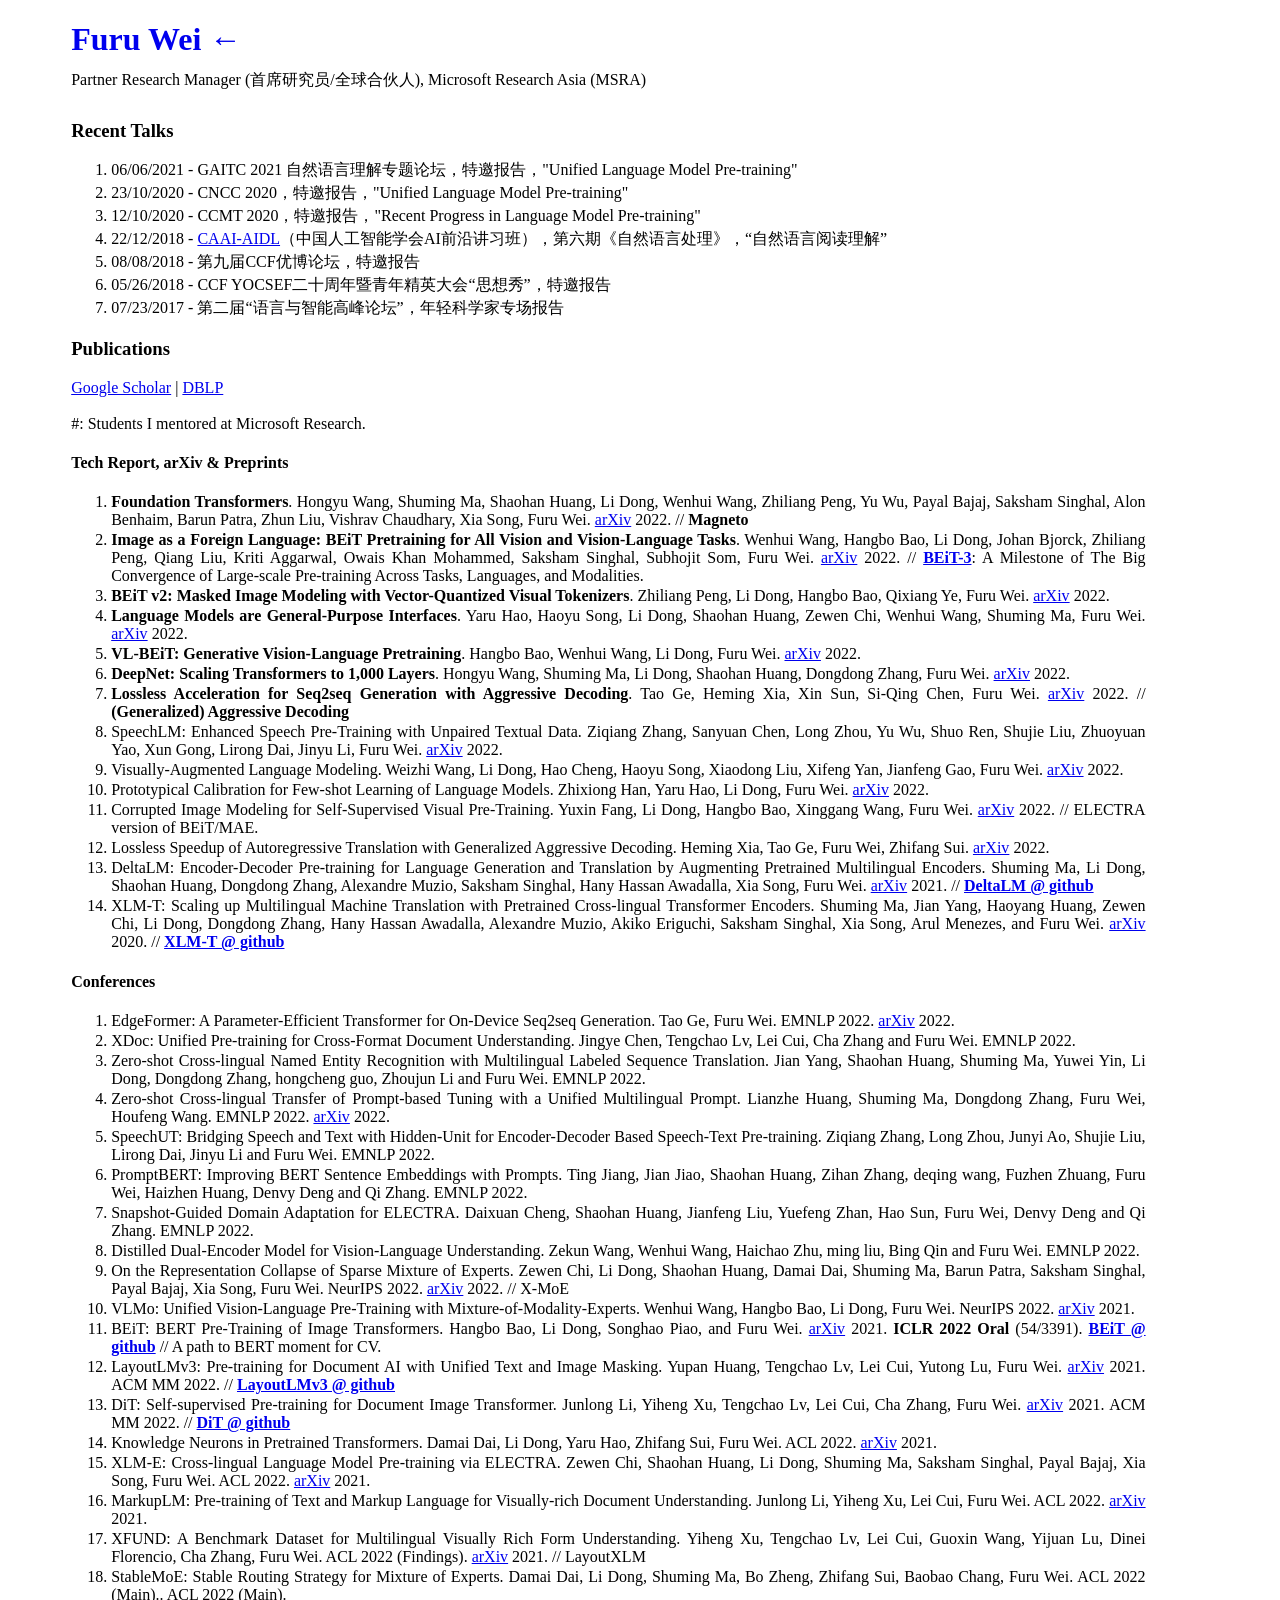
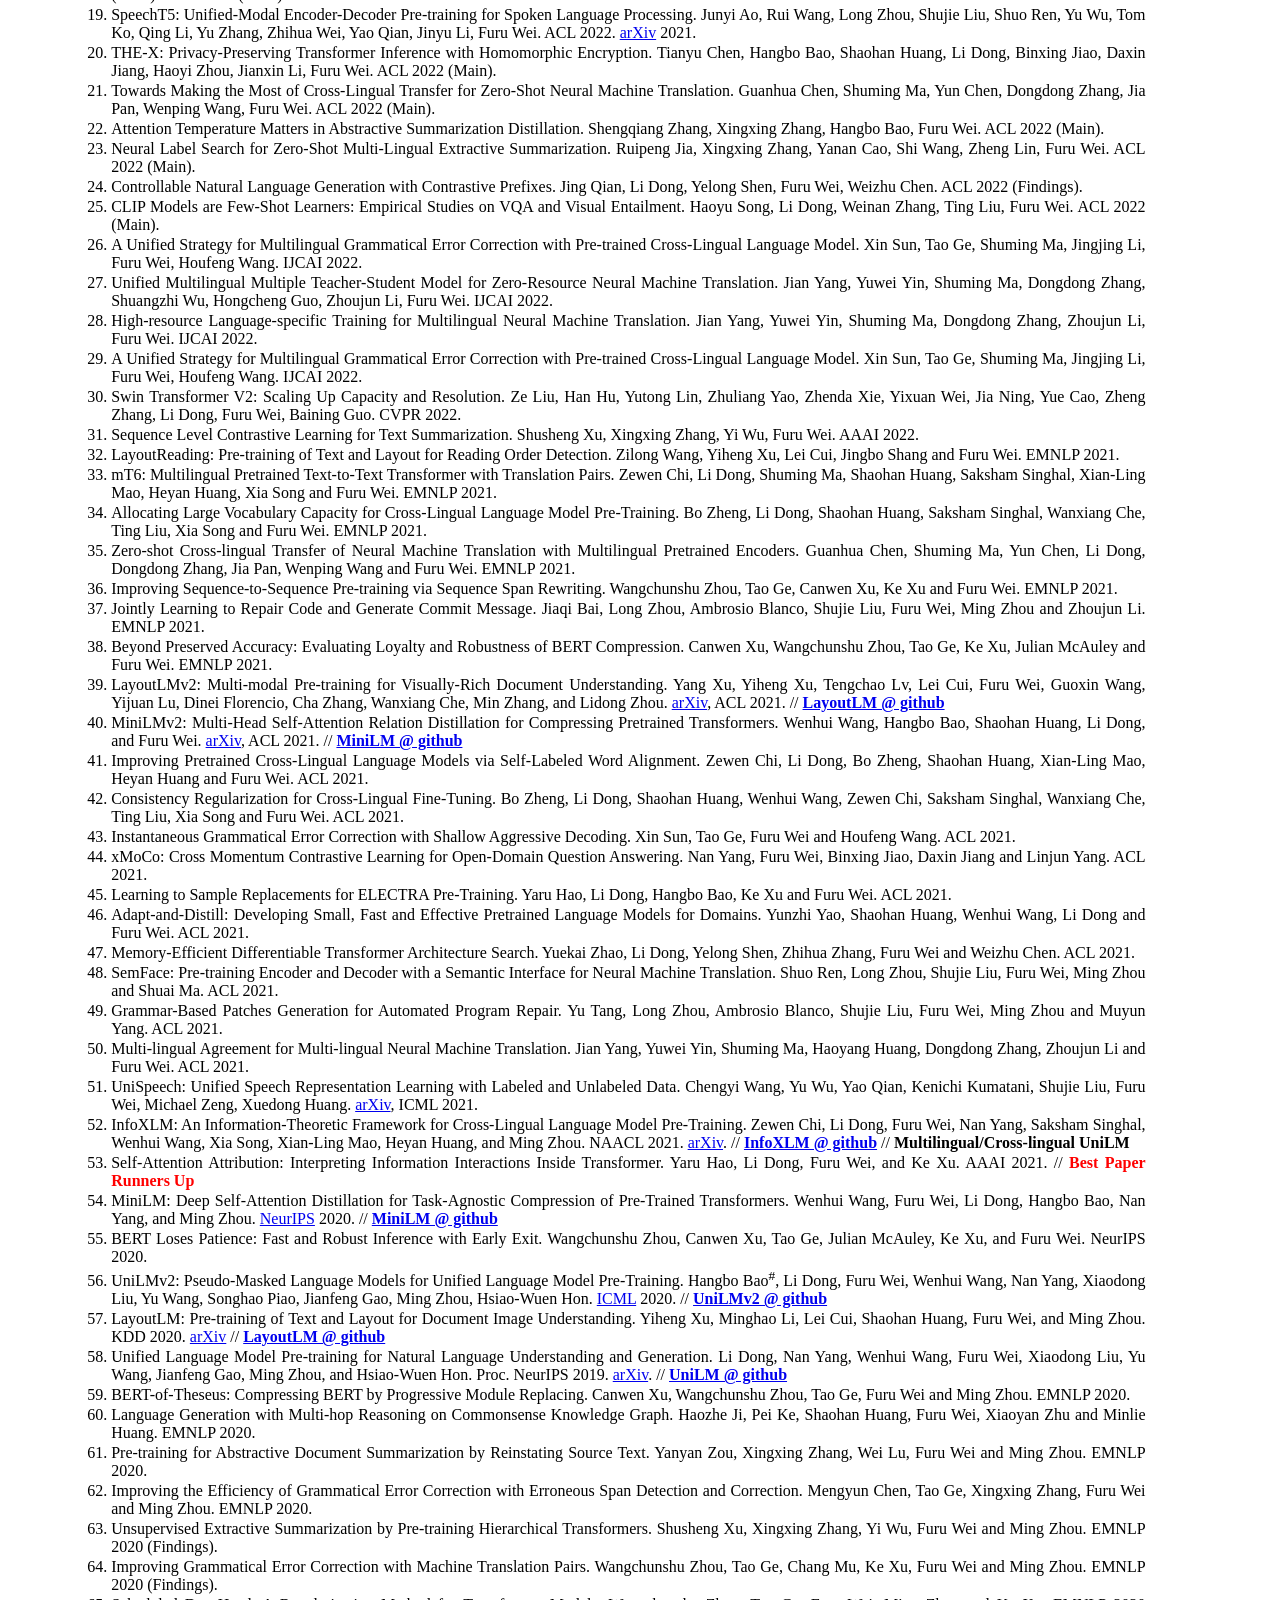
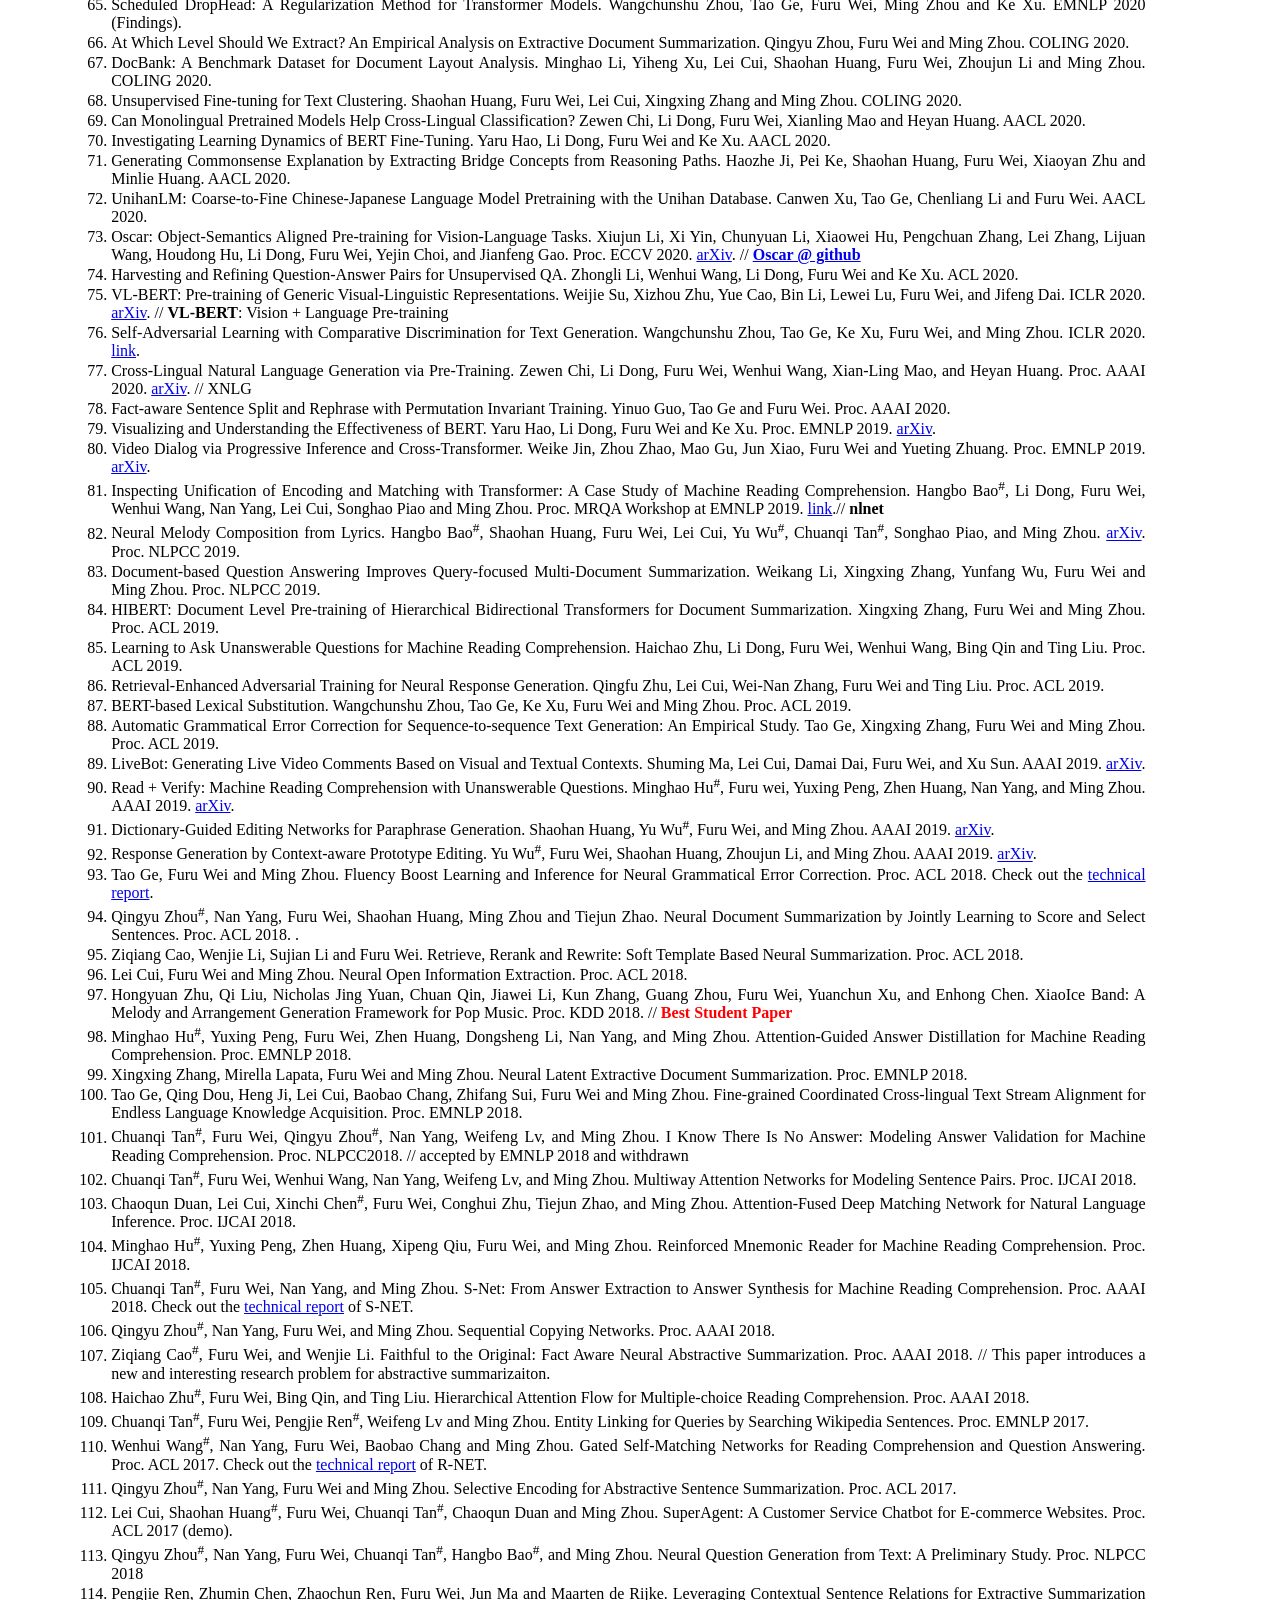
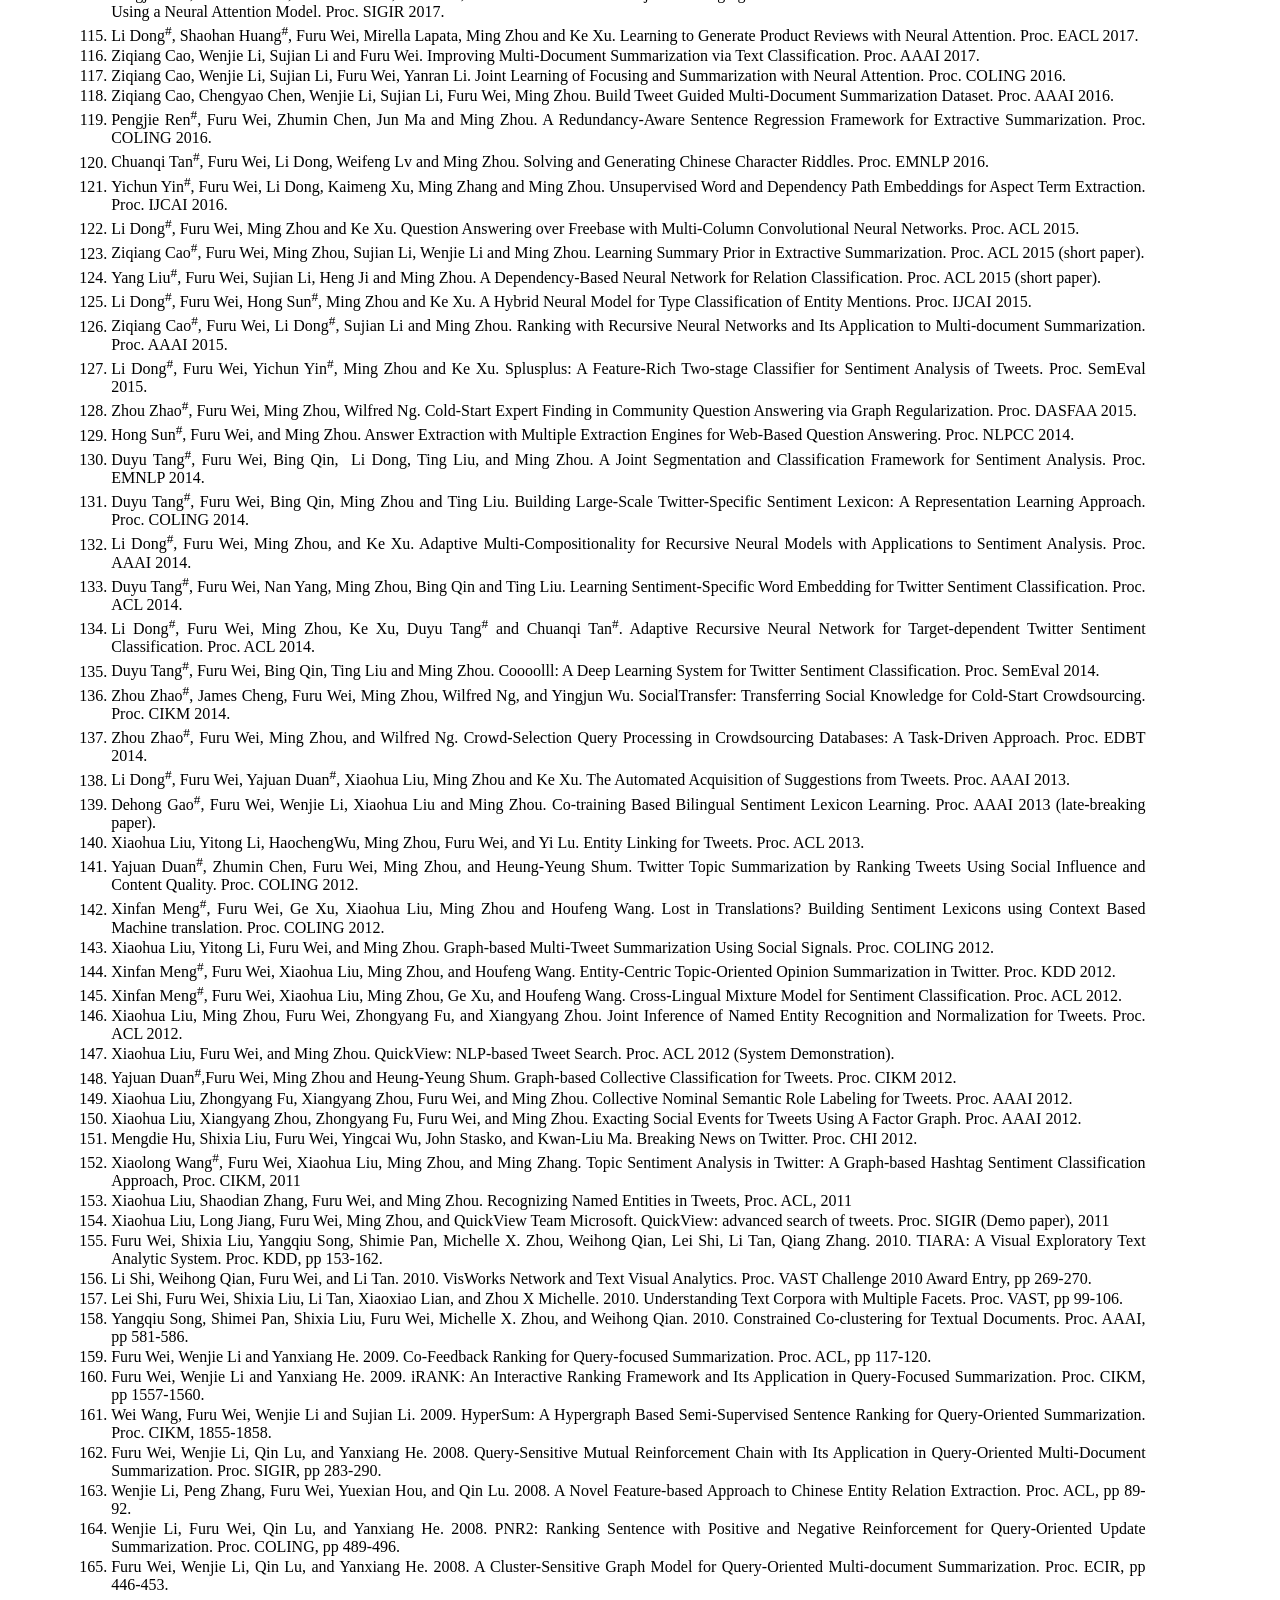
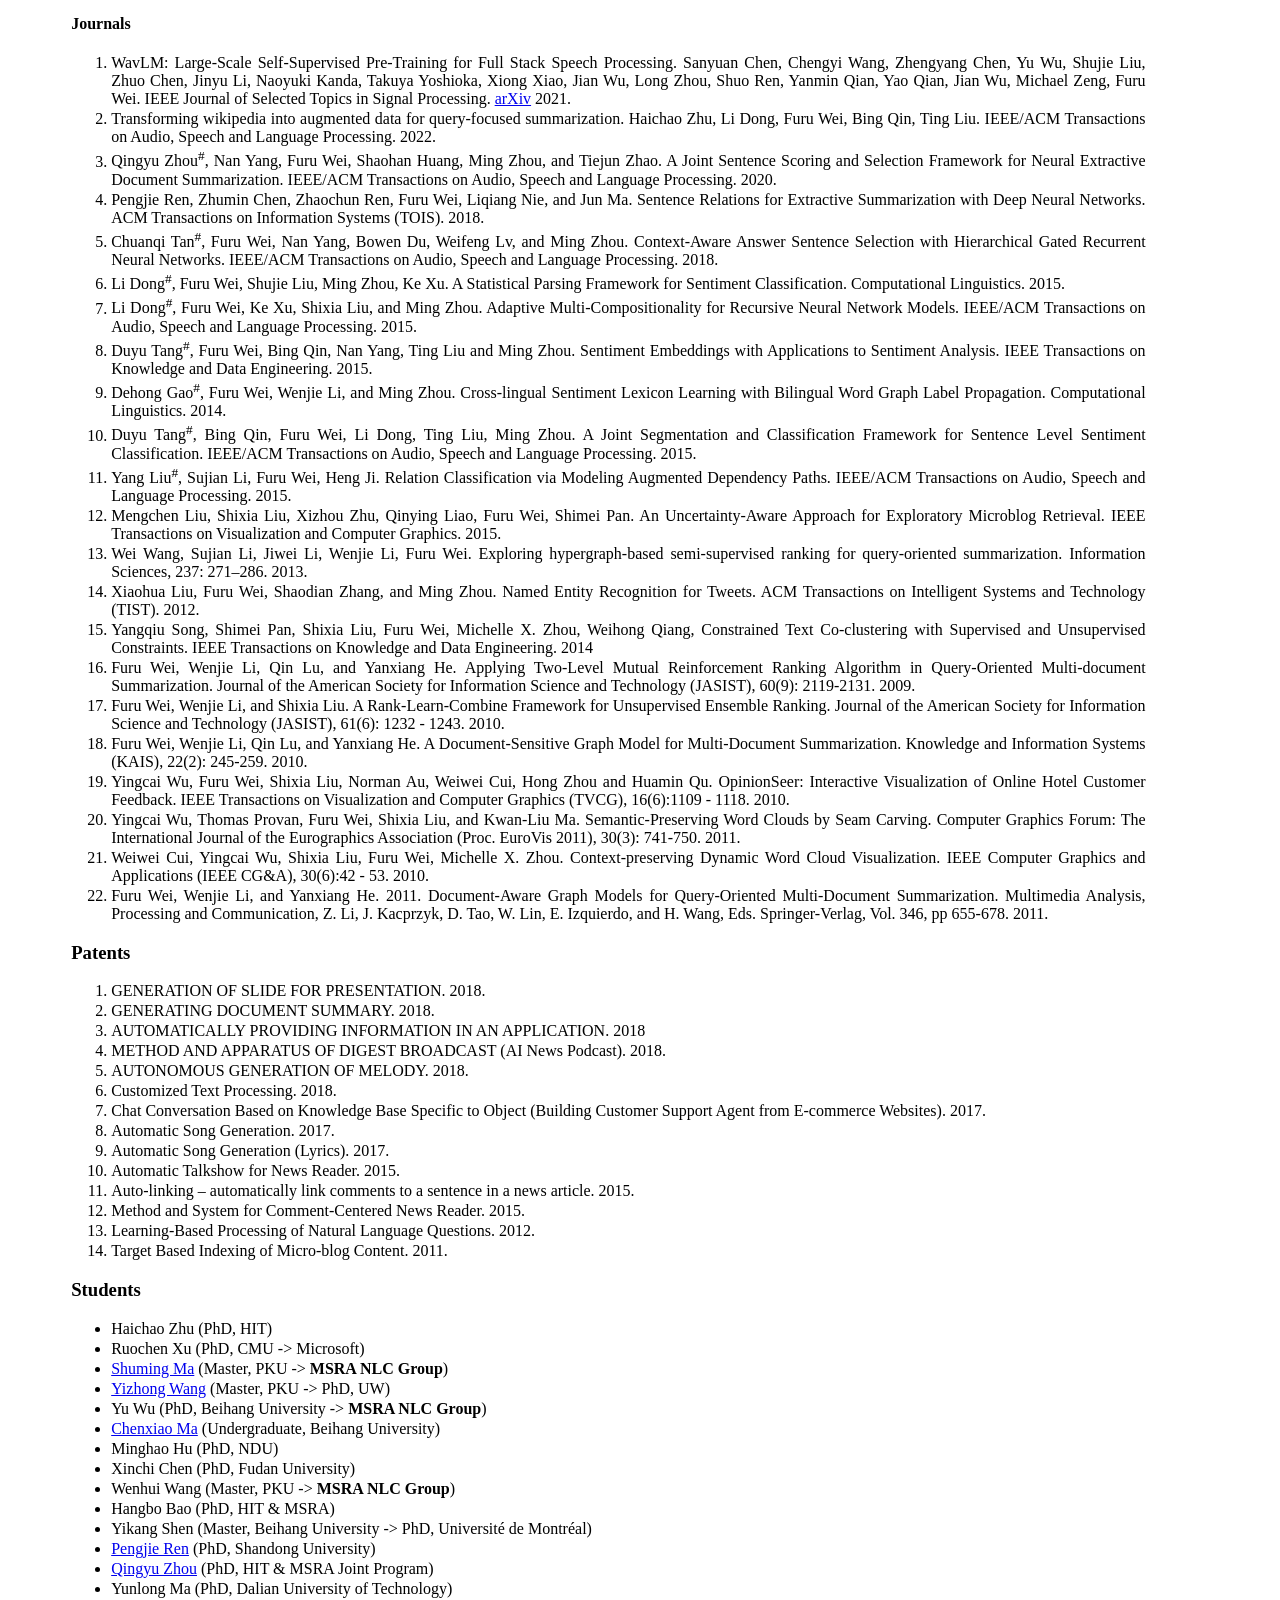
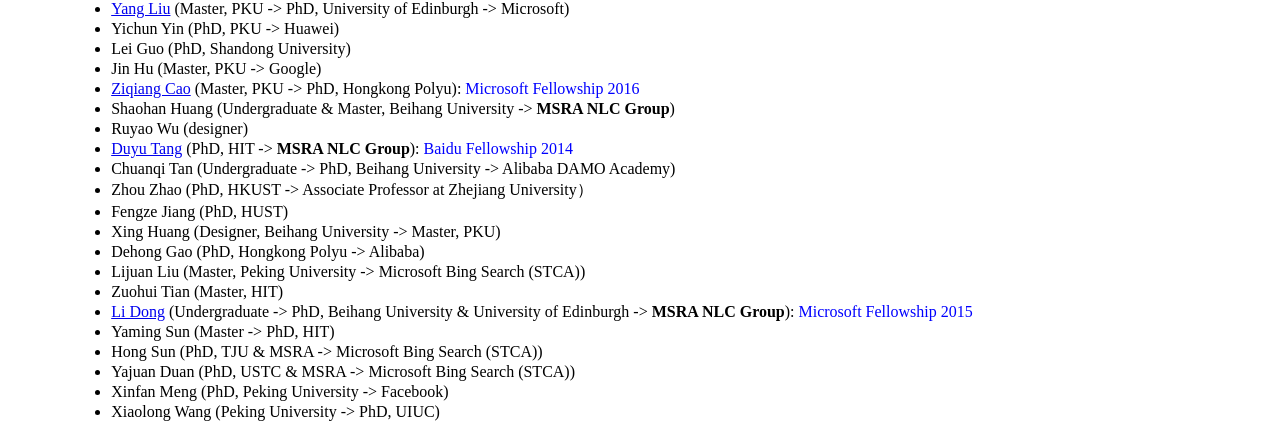
<file: research.html>
<!DOCTYPE html>
<html lang="en-us">
  <head>
  <style type="text/css">
  .pub
  {
  	margin-top:2px;
  }
  .main
  {
  	width:85%;
  	padding-left:5%;
  	text-align:justify;
  }
  </style>
    <meta charset="UTF-8">
    <title>Furu Wei's Homepage</title>
  </head>
  <body>
    <h1 style="padding-left:5%"><a href="index.html" style="text-decoration: none;">Furu Wei &#x2190;</a></h1>
    
    <div class="main" style="font-size:12pt;margin-top:-10px">
    Partner Research Manager (首席研究员/全球合伙人), Microsoft Research Asia (MSRA)
    </div>
    
	<div style="height:10px"></div>
    
	<h3 style="padding-left:5%">Recent Talks</h3>
	<div class="main">
	<ol>
	<li class="pub">06/06/2021 - GAITC 2021 自然语言理解专题论坛，特邀报告，"Unified Language Model Pre-training"</li>
	<li class="pub">23/10/2020 - CNCC 2020，特邀报告，"Unified Language Model Pre-training"</li>
	<li class="pub">12/10/2020 - CCMT 2020，特邀报告，"Recent Progress in Language Model Pre-training"</li>
	<li class="pub">22/12/2018 - <a href="https://aidl.caai.cn/" target="_blank">CAAI-AIDL</a>（中国人工智能学会AI前沿讲习班），第六期《自然语言处理》，“自然语言阅读理解”</li>
	<li class="pub">08/08/2018 - 第九届CCF优博论坛，特邀报告</li>
	<li class="pub">05/26/2018 - CCF YOCSEF二十周年暨青年精英大会“思想秀”，特邀报告</li>
	<li class="pub">07/23/2017 - 第二届“语言与智能高峰论坛”，年轻科学家专场报告</li>
    </ol>
    </div>
        
	<h3 style="padding-left:5%">Publications</h3>
	<div class="main">
	<a href="http://scholar.google.com/citations?user=G-V1VpwAAAAJ&hl=en" target="_blank">Google Scholar</a> | <a href="http://dblp.uni-trier.de/pers/hd/w/Wei:Furu" target="_blank">DBLP</a>
	</br></br>#: Students I mentored at Microsoft Research.
	<div style="width:100%;text-align:justify"> 
	<h4>Tech Report, arXiv & Preprints</h4>
	<ol>
	
	<li class="pub"><strong>Foundation Transformers</strong>. Hongyu Wang, Shuming Ma, Shaohan Huang, Li Dong, Wenhui Wang, Zhiliang Peng, Yu Wu, Payal Bajaj, Saksham Singhal, Alon Benhaim, Barun Patra, Zhun Liu, Vishrav Chaudhary, Xia Song, Furu Wei. <a href="https://arxiv.org/abs/2210.06423" target="_blank">arXiv</a> 2022. // <b>Magneto</b> </li>
	
			<li class="pub"><strong><font color="black">Image as a Foreign Language: BEiT Pretraining for All Vision and Vision-Language Tasks</font></strong>. Wenhui Wang, Hangbo Bao, Li Dong, Johan Bjorck, Zhiliang Peng, Qiang Liu, Kriti Aggarwal, Owais Khan Mohammed, Saksham Singhal, Subhojit Som, Furu Wei. <a href="https://arxiv.org/abs/2208.10442v1" target="_blank">arXiv</a> 2022. // <strong><a href="https://aka.ms/beit-3" target="_blank">BEiT-3</a></strong>: A Milestone of The Big Convergence of Large-scale Pre-training Across Tasks, Languages, and Modalities. </li>
	
		<li class="pub"><strong>BEiT v2: Masked Image Modeling with Vector-Quantized Visual Tokenizers</strong>. Zhiliang Peng, Li Dong, Hangbo Bao, Qixiang Ye, Furu Wei. <a href="https://arxiv.org/abs/2208.06366" target="_blank">arXiv</a> 2022. </li>
	
	<li class="pub"><strong>Language Models are General-Purpose Interfaces</strong>. Yaru Hao, Haoyu Song, Li Dong, Shaohan Huang, Zewen Chi, Wenhui Wang, Shuming Ma, Furu Wei. <a href="https://arxiv.org/abs/2206.01127" target="_blank">arXiv</a> 2022. </li>
	
	<li class="pub"><strong>VL-BEiT: Generative Vision-Language Pretraining</strong>. Hangbo Bao, Wenhui Wang, Li Dong, Furu Wei. <a href="https://arxiv.org/abs/2206.06336" target="_blank">arXiv</a> 2022. </li>
	
		<li class="pub"><strong>DeepNet: Scaling Transformers to 1,000 Layers</strong>. Hongyu Wang, Shuming Ma, Li Dong, Shaohan Huang, Dongdong Zhang, Furu Wei. <a href="https://arxiv.org/abs/2203.00555" target="_blank">arXiv</a> 2022. </li>
		
		<li class="pub"><strong>Lossless Acceleration for Seq2seq Generation with Aggressive Decoding</strong>. Tao Ge, Heming Xia, Xin Sun, Si-Qing Chen, Furu Wei. <a href="https://arxiv.org/abs/2205.10350" target="_blank">arXiv</a> 2022. // <strong>(Generalized) Aggressive Decoding</strong> </li>
		
		<li class="pub">SpeechLM: Enhanced Speech Pre-Training with Unpaired Textual Data. Ziqiang Zhang, Sanyuan Chen, Long Zhou, Yu Wu, Shuo Ren, Shujie Liu, Zhuoyuan Yao, Xun Gong, Lirong Dai, Jinyu Li, Furu Wei. <a href="https://arxiv.org/abs/2209.15329" target="_blank">arXiv</a> 2022. </li>
		
			<li class="pub">Visually-Augmented Language Modeling. Weizhi Wang, Li Dong, Hao Cheng, Haoyu Song, Xiaodong Liu, Xifeng Yan, Jianfeng Gao, Furu Wei. <a href="https://arxiv.org/abs/2205.10178" target="_blank">arXiv</a> 2022. </li>
			
			<li class="pub">Prototypical Calibration for Few-shot Learning of Language Models. Zhixiong Han, Yaru Hao, Li Dong, Furu Wei. <a href="https://arxiv.org/abs/2205.10183" target="_blank">arXiv</a> 2022. </li>
	
			<li class="pub">Corrupted Image Modeling for Self-Supervised Visual Pre-Training. Yuxin Fang, Li Dong, Hangbo Bao, Xinggang Wang, Furu Wei. <a href="https://arxiv.org/abs/2202.03382" target="_blank">arXiv</a> 2022. // ELECTRA version of BEiT/MAE.</li>
									
					<li class="pub">Lossless Speedup of Autoregressive Translation with Generalized Aggressive Decoding. Heming Xia, Tao Ge, Furu Wei, Zhifang Sui. <a href="https://arxiv.org/abs/2203.16487" target="_blank">arXiv</a> 2022.</li>
				
		<li class="pub">DeltaLM: Encoder-Decoder Pre-training for Language Generation and Translation by Augmenting Pretrained Multilingual Encoders. Shuming Ma, Li Dong, Shaohan Huang, Dongdong Zhang, Alexandre Muzio, Saksham Singhal, Hany Hassan Awadalla, Xia Song, Furu Wei. <a href="https://arxiv.org/abs/2106.13736" target="_blank">arXiv</a> 2021. // <a href="https://github.com/microsoft/unilm/tree/master/deltalm" target="_blank"><strong>DeltaLM @ github</strong></a></li>
		<li class="pub">XLM-T: Scaling up Multilingual Machine Translation with Pretrained Cross-lingual Transformer Encoders. Shuming Ma, Jian Yang, Haoyang Huang, Zewen Chi, Li Dong, Dongdong Zhang, Hany Hassan Awadalla, Alexandre Muzio, Akiko Eriguchi, Saksham Singhal, Xia Song, Arul Menezes, and Furu Wei. <a href="https://arxiv.org/abs/2012.15547" target="_blank">arXiv</a> 2020. // <a href="https://github.com/microsoft/unilm/tree/master/xlmt" target="_blank"><strong>XLM-T @ github</strong></a></li>
	
	</ol>
	
	<h4>Conferences</h4>
	<ol>
	
	<li class="pub">EdgeFormer: A Parameter-Efficient Transformer for On-Device Seq2seq Generation. Tao Ge, Furu Wei. EMNLP 2022. <a href="https://arxiv.org/abs/2202.07959" target="_blank">arXiv</a> 2022.</li>
	
	<li class="pub">XDoc: Unified Pre-training for Cross-Format Document Understanding. Jingye Chen, Tengchao Lv, Lei Cui, Cha Zhang and Furu Wei. EMNLP 2022. </li>
	
	<li class="pub">Zero-shot Cross-lingual Named Entity Recognition with Multilingual Labeled Sequence Translation. Jian Yang, Shaohan Huang, Shuming Ma, Yuwei Yin, Li Dong, Dongdong Zhang, hongcheng guo, Zhoujun Li and Furu Wei. EMNLP 2022. </li>
	
	<li class="pub">Zero-shot Cross-lingual Transfer of Prompt-based Tuning with a Unified Multilingual Prompt. Lianzhe Huang, Shuming Ma, Dongdong Zhang, Furu Wei, Houfeng Wang. EMNLP 2022. <a href="https://arxiv.org/abs/2202.11451" target="_blank">arXiv</a> 2022.</li>
	
	<li class="pub">SpeechUT: Bridging Speech and Text with Hidden-Unit for Encoder-Decoder Based Speech-Text Pre-training. Ziqiang Zhang, Long Zhou, Junyi Ao, Shujie Liu, Lirong Dai, Jinyu Li and Furu Wei. EMNLP 2022. </li>
	
		<li class="pub">PromptBERT: Improving BERT Sentence Embeddings with Prompts. Ting Jiang, Jian Jiao, Shaohan Huang, Zihan Zhang, deqing wang, Fuzhen Zhuang, Furu Wei, Haizhen Huang, Denvy Deng and Qi Zhang. EMNLP 2022. </li>
	
	<li class="pub">Snapshot-Guided Domain Adaptation for ELECTRA. Daixuan Cheng, Shaohan Huang, Jianfeng Liu, Yuefeng Zhan, Hao Sun, Furu Wei, Denvy Deng and Qi Zhang. EMNLP 2022. </li>
	
	<li class="pub">Distilled Dual-Encoder Model for Vision-Language Understanding. Zekun Wang, Wenhui Wang, Haichao Zhu, ming liu, Bing Qin and Furu Wei. EMNLP 2022. </li>
	
	<li class="pub">On the Representation Collapse of Sparse Mixture of Experts. Zewen Chi, Li Dong, Shaohan Huang, Damai Dai, Shuming Ma, Barun Patra, Saksham Singhal, Payal Bajaj, Xia Song, Furu Wei. NeurIPS 2022. <a href="https://arxiv.org/abs/2204.09179" target="_blank">arXiv</a> 2022. // X-MoE </li>
	
	<li class="pub">VLMo: Unified Vision-Language Pre-Training with Mixture-of-Modality-Experts. Wenhui Wang, Hangbo Bao, Li Dong, Furu Wei. NeurIPS 2022. <a href="https://arxiv.org/abs/2111.02358" target="_blank">arXiv</a> 2021. </li>
	
	<li class="pub">BEiT: BERT Pre-Training of Image Transformers. Hangbo Bao, Li Dong, Songhao Piao, and Furu Wei. <a href="https://arxiv.org/abs/2106.08254" target="_blank">arXiv</a> 2021. <strong>ICLR 2022 Oral</strong> (54/3391). <a href="https://github.com/microsoft/unilm/tree/master/beit" target="_blank"><strong>BEiT @ github</strong></a> // A path to BERT moment for CV.</li>
	
	<li class="pub">LayoutLMv3: Pre-training for Document AI with Unified Text and Image Masking. Yupan Huang, Tengchao Lv, Lei Cui, Yutong Lu, Furu Wei. <a href="https://arxiv.org/abs/2204.08387" target="_blank">arXiv</a> 2021. ACM MM 2022. // <a href="https://github.com/microsoft/unilm/tree/master/layoutlmv3" target="_blank"><strong>LayoutLMv3 @ github</strong></a></li>
	
	<li class="pub">DiT: Self-supervised Pre-training for Document Image Transformer. Junlong Li, Yiheng Xu, Tengchao Lv, Lei Cui, Cha Zhang, Furu Wei. <a href="https://arxiv.org/abs/2203.02378" target="_blank">arXiv</a> 2021. ACM MM 2022. // <a href="https://github.com/microsoft/unilm/tree/master/dit" target="_blank"><strong>DiT @ github</strong></a></li>
					
	<li class="pub">Knowledge Neurons in Pretrained Transformers. Damai Dai, Li Dong, Yaru Hao, Zhifang Sui, Furu Wei. ACL 2022. <a href="https://arxiv.org/abs/2104.08696" target="_blank">arXiv</a> 2021. </li>
	
		<li class="pub">XLM-E: Cross-lingual Language Model Pre-training via ELECTRA. Zewen Chi, Shaohan Huang, Li Dong, Shuming Ma, Saksham Singhal, Payal Bajaj, Xia Song, Furu Wei. ACL 2022. <a href="https://arxiv.org/abs/2106.16138" target="_blank">arXiv</a> 2021. </li>
		
			<li class="pub">MarkupLM: Pre-training of Text and Markup Language for Visually-rich Document Understanding. Junlong Li, Yiheng Xu, Lei Cui, Furu Wei. ACL 2022. <a href="https://arxiv.org/abs/2110.08518" target="_blank">arXiv</a> 2021. </li>
			
		<li class="pub">XFUND: A Benchmark Dataset for Multilingual Visually Rich Form Understanding. Yiheng Xu, Tengchao Lv, Lei Cui, Guoxin Wang, Yijuan Lu, Dinei Florencio, Cha Zhang, Furu Wei. ACL 2022 (Findings). <a href="https://arxiv.org/abs/2104.08836" target="_blank">arXiv</a> 2021. // LayoutXLM </li>
		
		<li class="pub">StableMoE: Stable Routing Strategy for Mixture of Experts. Damai Dai, Li Dong, Shuming Ma, Bo Zheng, Zhifang Sui, Baobao Chang, Furu Wei. ACL 2022 (Main).. ACL 2022 (Main). </li>
		
			<li class="pub">SpeechT5: Unified-Modal Encoder-Decoder Pre-training for Spoken Language Processing. Junyi Ao, Rui Wang, Long Zhou, Shujie Liu, Shuo Ren, Yu Wu, Tom Ko, Qing Li, Yu Zhang, Zhihua Wei, Yao Qian, Jinyu Li, Furu Wei. ACL 2022. <a href="https://arxiv.org/abs/2110.07205" target="_blank">arXiv</a> 2021. </li>
		
		<li class="pub">THE-X: Privacy-Preserving Transformer Inference with Homomorphic Encryption. Tianyu Chen, Hangbo Bao, Shaohan Huang, Li Dong, Binxing Jiao, Daxin Jiang, Haoyi Zhou, Jianxin Li, Furu Wei. ACL 2022 (Main). </li>
		
		<li class="pub">Towards Making the Most of Cross-Lingual Transfer for Zero-Shot Neural Machine Translation. Guanhua Chen, Shuming Ma, Yun Chen, Dongdong Zhang, Jia Pan, Wenping Wang, Furu Wei. ACL 2022 (Main).</li>
		
		<li class="pub">Attention Temperature Matters in Abstractive Summarization Distillation. Shengqiang Zhang, Xingxing Zhang, Hangbo Bao, Furu Wei. ACL 2022 (Main). </li>
		
		<li class="pub">Neural Label Search for Zero-Shot Multi-Lingual Extractive Summarization. Ruipeng Jia, Xingxing Zhang, Yanan Cao, Shi Wang, Zheng Lin, Furu Wei. ACL 2022 (Main).</li>
		
		<li class="pub">Controllable Natural Language Generation with Contrastive Prefixes. Jing Qian, Li Dong, Yelong Shen, Furu Wei, Weizhu Chen. ACL 2022 (Findings).</li>
		
		<li class="pub">CLIP Models are Few-Shot Learners: Empirical Studies on VQA and Visual Entailment. Haoyu Song, Li Dong, Weinan Zhang, Ting Liu, Furu Wei. ACL 2022 (Main). </li>
		
		<li class="pub">A Unified Strategy for Multilingual Grammatical Error Correction with Pre-trained Cross-Lingual Language Model. Xin Sun, Tao Ge, Shuming Ma, Jingjing Li, Furu Wei, Houfeng Wang. IJCAI 2022. </li>
		
		<li class="pub">Unified Multilingual Multiple Teacher-Student Model for Zero-Resource Neural Machine Translation. Jian Yang, Yuwei Yin, Shuming Ma, Dongdong Zhang, Shuangzhi Wu, Hongcheng Guo, Zhoujun Li, Furu Wei. IJCAI 2022. </li>
		
		<li class="pub">High-resource Language-specific Training for Multilingual Neural Machine Translation. Jian Yang, Yuwei Yin, Shuming Ma, Dongdong Zhang, Zhoujun Li, Furu Wei. IJCAI 2022. </li>
		
		<li class="pub">A Unified Strategy for Multilingual Grammatical Error Correction with Pre-trained Cross-Lingual Language Model. Xin Sun, Tao Ge, Shuming Ma, Jingjing Li, Furu Wei, Houfeng Wang. IJCAI 2022. </li>
		
		<li class="pub">Swin Transformer V2: Scaling Up Capacity and Resolution. Ze Liu, Han Hu, Yutong Lin, Zhuliang Yao, Zhenda Xie, Yixuan Wei, Jia Ning, Yue Cao, Zheng Zhang, Li Dong, Furu Wei, Baining Guo. CVPR 2022. </li>
			
	<li class="pub">Sequence Level Contrastive Learning for Text Summarization. Shusheng Xu, Xingxing Zhang, Yi Wu, Furu Wei. AAAI 2022.</li>
	<li class="pub">LayoutReading: Pre-training of Text and Layout for Reading Order Detection. Zilong Wang, Yiheng Xu, Lei Cui, Jingbo Shang and Furu Wei. EMNLP 2021.</li>
	<li class="pub">mT6: Multilingual Pretrained Text-to-Text Transformer with Translation Pairs. Zewen Chi, Li Dong, Shuming Ma, Shaohan Huang, Saksham Singhal, Xian-Ling Mao, Heyan Huang, Xia Song and Furu Wei. EMNLP 2021.</li>
	<li class="pub">Allocating Large Vocabulary Capacity for Cross-Lingual Language Model Pre-Training. Bo Zheng, Li Dong, Shaohan Huang, Saksham Singhal, Wanxiang Che, Ting Liu, Xia Song and Furu Wei. EMNLP 2021.</li>
	<li class="pub">Zero-shot Cross-lingual Transfer of Neural Machine Translation with Multilingual Pretrained Encoders. Guanhua Chen, Shuming Ma, Yun Chen, Li Dong, Dongdong Zhang, Jia Pan, Wenping Wang and Furu Wei. EMNLP 2021.</li>
	<li class="pub">Improving Sequence-to-Sequence Pre-training via Sequence Span Rewriting. Wangchunshu Zhou, Tao Ge, Canwen Xu, Ke Xu and Furu Wei. EMNLP 2021.</li>
	<li class="pub">Jointly Learning to Repair Code and Generate Commit Message. Jiaqi Bai, Long Zhou, Ambrosio Blanco, Shujie Liu, Furu Wei, Ming Zhou and Zhoujun Li. EMNLP 2021.</li>
	<li class="pub">Beyond Preserved Accuracy: Evaluating Loyalty and Robustness of BERT Compression. Canwen Xu, Wangchunshu Zhou, Tao Ge, Ke Xu, Julian McAuley and Furu Wei. EMNLP 2021.</li>
		
	<li class="pub">LayoutLMv2: Multi-modal Pre-training for Visually-Rich Document Understanding. Yang Xu, Yiheng Xu, Tengchao Lv, Lei Cui, Furu Wei, Guoxin Wang, Yijuan Lu, Dinei Florencio, Cha Zhang, Wanxiang Che, Min Zhang, and Lidong Zhou. <a href="https://arxiv.org/abs/2012.14740" target="_blank">arXiv</a>, ACL 2021. // <a href="https://github.com/microsoft/unilm/tree/master/layoutlm" target="_blank"><strong>LayoutLM @ github</strong></a></li>
	
	<li class="pub">MiniLMv2: Multi-Head Self-Attention Relation Distillation for Compressing Pretrained Transformers. Wenhui Wang, Hangbo Bao, Shaohan Huang, Li Dong, and Furu Wei. <a href="https://arxiv.org/abs/2012.15828" target="_blank">arXiv</a>, ACL 2021. // <a href="https://github.com/microsoft/unilm/tree/master/minilm" target="_blank"><strong>MiniLM @ github</strong></a></li>
	
	<li class="pub">Improving Pretrained Cross-Lingual Language Models via Self-Labeled Word Alignment. Zewen Chi, Li Dong, Bo Zheng, Shaohan Huang, Xian-Ling Mao, Heyan Huang and Furu Wei. ACL 2021.</li>
	<li class="pub">Consistency Regularization for Cross-Lingual Fine-Tuning. Bo Zheng, Li Dong, Shaohan Huang, Wenhui Wang, Zewen Chi, Saksham Singhal, Wanxiang Che, Ting Liu, Xia Song and Furu Wei. ACL 2021.</li>
	<li class="pub">Instantaneous Grammatical Error Correction with Shallow Aggressive Decoding. Xin Sun, Tao Ge, Furu Wei and Houfeng Wang. ACL 2021.</li>
	<li class="pub">xMoCo: Cross Momentum Contrastive Learning for Open-Domain Question Answering. Nan Yang, Furu Wei, Binxing Jiao, Daxin Jiang and Linjun Yang. ACL 2021.</li>
	
	<li class="pub">Learning to Sample Replacements for ELECTRA Pre-Training. Yaru Hao, Li Dong, Hangbo Bao, Ke Xu and Furu Wei. ACL 2021.</li>
	<li class="pub">Adapt-and-Distill: Developing Small, Fast and Effective Pretrained Language Models for Domains. Yunzhi Yao, Shaohan Huang, Wenhui Wang, Li Dong and Furu Wei. ACL 2021.</li>
	<li class="pub">Memory-Efficient Differentiable Transformer Architecture Search. Yuekai Zhao, Li Dong, Yelong Shen, Zhihua Zhang, Furu Wei and Weizhu Chen. ACL 2021.</li>
	<li class="pub">SemFace: Pre-training Encoder and Decoder with a Semantic Interface for Neural Machine Translation. Shuo Ren, Long Zhou, Shujie Liu, Furu Wei, Ming Zhou and Shuai Ma. ACL 2021.</li>
	<li class="pub">Grammar-Based Patches Generation for Automated Program Repair. Yu Tang, Long Zhou, Ambrosio Blanco, Shujie Liu, Furu Wei, Ming Zhou and Muyun Yang. ACL 2021.</li>
	<li class="pub">Multi-lingual Agreement for Multi-lingual Neural Machine Translation. Jian Yang, Yuwei Yin, Shuming Ma, Haoyang Huang, Dongdong Zhang, Zhoujun Li and Furu Wei. ACL 2021.</li>

	<li class="pub">UniSpeech: Unified Speech Representation Learning with Labeled and Unlabeled Data. Chengyi Wang, Yu Wu, Yao Qian, Kenichi Kumatani, Shujie Liu, Furu Wei, Michael Zeng, Xuedong Huang. <a href="https://arxiv.org/abs/2101.07597" target="_blank">arXiv</a>, ICML 2021.

	
	<li class="pub">InfoXLM: An Information-Theoretic Framework for Cross-Lingual Language Model Pre-Training. Zewen Chi, Li Dong, Furu Wei, Nan Yang, Saksham Singhal, Wenhui Wang, Xia Song, Xian-Ling Mao, Heyan Huang, and Ming Zhou. NAACL 2021. <a href="https://arxiv.org/abs/2007.07834" target="_blank">arXiv</a>. // <a href="https://github.com/microsoft/unilm/tree/master/infoxlm" target="_blank"><strong>InfoXLM @ github</strong></a> // <strong>Multilingual/Cross-lingual UniLM</strong></li>
	
	<li class="pub">Self-Attention Attribution: Interpreting Information Interactions Inside Transformer. Yaru Hao, Li Dong, Furu Wei, and Ke Xu. AAAI 2021. // <font color="red"> <strong>Best Paper Runners Up</strong></font></li>
	
	<li class="pub">MiniLM: Deep Self-Attention Distillation for Task-Agnostic Compression of Pre-Trained Transformers. Wenhui Wang, Furu Wei, Li Dong, Hangbo Bao, Nan Yang, and Ming Zhou. <a href="https://arxiv.org/abs/2002.10957" target="_blank">NeurIPS</a> 2020. // <a href="https://github.com/microsoft/unilm/tree/master/minilm" target="_blank"><strong>MiniLM @ github</strong></a></li>
	
	<li class="pub">BERT Loses Patience: Fast and Robust Inference with Early Exit. Wangchunshu Zhou, Canwen Xu, Tao Ge, Julian McAuley, Ke Xu, and Furu Wei. NeurIPS 2020.</li>
	
	<li class="pub">UniLMv2: Pseudo-Masked Language Models for Unified Language Model Pre-Training. Hangbo Bao<sup>#</sup>, Li Dong, Furu Wei, Wenhui Wang, Nan Yang, Xiaodong Liu, Yu Wang, Songhao Piao, Jianfeng Gao, Ming Zhou, Hsiao-Wuen Hon. <a href="https://arxiv.org/abs/2002.12804" target="_blank">ICML</a> 2020. // <a href="https://github.com/microsoft/unilm/" target="_blank"><strong>UniLMv2 @ github</strong></a></li>
	
		<li class="pub">LayoutLM: Pre-training of Text and Layout for Document Image Understanding. Yiheng Xu, Minghao Li, Lei Cui, Shaohan Huang, Furu Wei, and Ming Zhou. KDD 2020. <a href="https://arxiv.org/abs/1912.13318" target="_blank">arXiv</a> // <a href="https://github.com/microsoft/unilm/tree/master/layoutlm" target="_blank"><strong>LayoutLM @ github</strong></a></li>
	
	<li class="pub">Unified Language Model Pre-training for Natural Language Understanding and Generation. Li Dong, Nan Yang, Wenhui Wang, Furu Wei, Xiaodong Liu, Yu Wang, Jianfeng Gao, Ming Zhou, and Hsiao-Wuen Hon. Proc. NeurIPS 2019. <a href="https://arxiv.org/pdf/1905.03197.pdf" target="_blank">arXiv</a>. // <a href="https://github.com/microsoft/unilm" target="_blank"><strong>UniLM @ github</strong></a> </li>
	
		<li class="pub">BERT-of-Theseus: Compressing BERT by Progressive Module Replacing. Canwen Xu, Wangchunshu Zhou, Tao Ge, Furu Wei and Ming Zhou. EMNLP 2020. </li>
<li class="pub">Language Generation with Multi-hop Reasoning on Commonsense Knowledge Graph. Haozhe Ji, Pei Ke, Shaohan Huang, Furu Wei, Xiaoyan Zhu and Minlie Huang. EMNLP 2020. </li>
<li class="pub">Pre-training for Abstractive Document Summarization by Reinstating Source Text. Yanyan Zou, Xingxing Zhang, Wei Lu, Furu Wei and Ming Zhou. EMNLP 2020. </li>
<li class="pub">Improving the Efficiency of Grammatical Error Correction with Erroneous Span Detection and Correction. Mengyun Chen, Tao Ge, Xingxing Zhang, Furu Wei and Ming Zhou. EMNLP 2020. </li>

<li class="pub">Unsupervised Extractive Summarization by Pre-training Hierarchical Transformers. Shusheng Xu, Xingxing Zhang, Yi Wu, Furu Wei and Ming Zhou. EMNLP 2020 (Findings).</li>
<li class="pub">Improving Grammatical Error Correction with Machine Translation Pairs. Wangchunshu Zhou, Tao Ge, Chang Mu, Ke Xu, Furu Wei and Ming Zhou. EMNLP 2020 (Findings).</li>
<li class="pub">Scheduled DropHead: A Regularization Method for Transformer Models. Wangchunshu Zhou, Tao Ge, Furu Wei, Ming Zhou and Ke Xu. EMNLP 2020 (Findings). </li>

<li class="pub">At Which Level Should We Extract? An Empirical Analysis on Extractive Document Summarization. Qingyu Zhou, Furu Wei and Ming Zhou. COLING 2020. </li>
<li class="pub">DocBank: A Benchmark Dataset for Document Layout Analysis. Minghao Li, Yiheng Xu, Lei Cui, Shaohan Huang, Furu Wei, Zhoujun Li and Ming Zhou. COLING 2020. </li>
<li class="pub">Unsupervised Fine-tuning for Text Clustering. Shaohan Huang, Furu Wei, Lei Cui, Xingxing Zhang and Ming Zhou. COLING 2020. </li>

<li class="pub">Can Monolingual Pretrained Models Help Cross-Lingual Classification? Zewen Chi, Li Dong, Furu Wei, Xianling Mao and Heyan Huang. AACL 2020. </li>
<li class="pub">Investigating Learning Dynamics of BERT Fine-Tuning. Yaru Hao, Li Dong, Furu Wei and Ke Xu. AACL 2020. </li>
<li class="pub">Generating Commonsense Explanation by Extracting Bridge Concepts from Reasoning Paths. Haozhe Ji, Pei Ke, Shaohan Huang, Furu Wei, Xiaoyan Zhu and Minlie Huang. AACL 2020. </li>
<li class="pub">UnihanLM: Coarse-to-Fine Chinese-Japanese Language Model Pretraining with the Unihan Database. Canwen Xu, Tao Ge, Chenliang Li and Furu Wei. AACL 2020. </li>
	
	<li class="pub">Oscar: Object-Semantics Aligned Pre-training for Vision-Language Tasks. Xiujun Li, Xi Yin, Chunyuan Li, Xiaowei Hu, Pengchuan Zhang, Lei Zhang, Lijuan Wang, Houdong Hu, Li Dong, Furu Wei, Yejin Choi, and Jianfeng Gao. Proc. ECCV 2020. <a href="https://arxiv.org/pdf/2004.06165.pdf" target="_blank">arXiv</a>. // <a href="https://github.com/microsoft/oscar" target="_blank"><strong>Oscar @ github</strong></a> </li>
	
	<li class="pub">Harvesting and Refining Question-Answer Pairs for Unsupervised QA. Zhongli Li, Wenhui Wang, Li Dong, Furu Wei and Ke Xu. ACL 2020. </li>
	
	<li class="pub">VL-BERT: Pre-training of Generic Visual-Linguistic Representations. Weijie Su, Xizhou Zhu, Yue Cao, Bin Li, Lewei Lu, Furu Wei, and Jifeng Dai. ICLR 2020. <a href="https://arxiv.org/abs/1908.08530" target="_blank">arXiv</a>. // <strong>VL-BERT</strong>: Vision + Language Pre-training</li>
	
	<li class="pub">Self-Adversarial Learning with Comparative Discrimination for Text Generation. Wangchunshu Zhou, Tao Ge, Ke Xu, Furu Wei, and Ming Zhou. ICLR 2020. <a href="https://openreview.net/forum?id=B1l8L6EtDS" target="_blank">link</a>. </li>

	<li class="pub">Cross-Lingual Natural Language Generation via Pre-Training. Zewen Chi, Li Dong, Furu Wei, Wenhui Wang, Xian-Ling Mao, and Heyan Huang. Proc. AAAI 2020. <a href="https://arxiv.org/pdf/1909.10481.pdf" target="_blank">arXiv</a>. // XNLG </li>
	
	<li class="pub">Fact-aware Sentence Split and Rephrase with Permutation Invariant Training. Yinuo Guo, Tao Ge and Furu Wei. Proc. AAAI 2020.</li>
	
	<li class="pub">Visualizing and Understanding the Effectiveness of BERT. Yaru Hao, Li Dong, Furu Wei and Ke Xu. Proc. EMNLP 2019. <a href="https://arxiv.org/abs/1908.05620" target="_blank">arXiv</a>.</li>
	<li class="pub">Video Dialog via Progressive Inference and Cross-Transformer. Weike Jin, Zhou Zhao, Mao Gu, Jun Xiao, Furu Wei and Yueting Zhuang. Proc. EMNLP 2019. <a href="https://arxiv.org/abs/1908.05620" target="_blank">arXiv</a>.</li>
	
	<li class="pub">Inspecting Unification of Encoding and Matching with Transformer: A Case Study of Machine Reading Comprehension. Hangbo Bao<sup>#</sup>, Li Dong, Furu Wei, Wenhui Wang, Nan Yang, Lei Cui, Songhao Piao and Ming Zhou. Proc. MRQA Workshop at EMNLP 2019. <a href="https://mrqa.github.io/assets/papers/3_Paper.pdf" target="_blank">link</a>.// <strong>nlnet</strong></li> 
	
	<li class="pub">Neural Melody Composition from Lyrics. Hangbo Bao<sup>#</sup>, Shaohan Huang, Furu Wei, Lei Cui, Yu Wu<sup>#</sup>, Chuanqi Tan<sup>#</sup>, Songhao Piao, and Ming Zhou. <a href="https://arxiv.org/abs/1809.04318" target="_blank">arXiv</a>. Proc. NLPCC 2019.</li>
	<li class="pub">Document-based Question Answering Improves Query-focused Multi-Document Summarization. Weikang Li, Xingxing Zhang, Yunfang Wu, Furu Wei and Ming Zhou. Proc. NLPCC 2019.</li>
	
	<li class="pub">HIBERT: Document Level Pre-training of Hierarchical Bidirectional Transformers for Document Summarization. Xingxing Zhang, Furu Wei and Ming Zhou. Proc. ACL 2019.</li>
	<li class="pub">Learning to Ask Unanswerable Questions for Machine Reading Comprehension. Haichao Zhu, Li Dong, Furu Wei, Wenhui Wang, Bing Qin and Ting Liu. Proc. ACL 2019.</li>
	<li class="pub">Retrieval-Enhanced Adversarial Training for Neural Response Generation. Qingfu Zhu, Lei Cui, Wei-Nan Zhang, Furu Wei and Ting Liu. Proc. ACL 2019.</li>
	<li class="pub">BERT-based Lexical Substitution. Wangchunshu Zhou, Tao Ge, Ke Xu, Furu Wei and Ming Zhou. Proc. ACL 2019.</li>
	<li class="pub">Automatic Grammatical Error Correction for Sequence-to-sequence Text Generation: An Empirical Study. Tao Ge, Xingxing Zhang, Furu Wei and Ming Zhou. Proc. ACL 2019.</li>
	
	<li class="pub">LiveBot: Generating Live Video Comments Based on Visual and Textual Contexts. Shuming Ma, Lei Cui, Damai Dai, Furu Wei, and Xu Sun. AAAI 2019. <a href="https://arxiv.org/abs/1809.04938" target="_blank">arXiv</a>.</li>
	<li class="pub">Read + Verify: Machine Reading Comprehension with Unanswerable Questions. Minghao Hu<sup>#</sup>, Furu wei, Yuxing Peng, Zhen Huang, Nan Yang, and Ming Zhou. AAAI 2019. <a href="https://arxiv.org/abs/1808.05759" target="_blank">arXiv</a>. </li>
	<li class="pub">Dictionary-Guided Editing Networks for Paraphrase Generation. Shaohan Huang, Yu Wu<sup>#</sup>, Furu Wei, and Ming Zhou. AAAI 2019. <a href="https://arxiv.org/abs/1806.08077" target="_blank">arXiv</a>.</li>
	<li class="pub">Response Generation by Context-aware Prototype Editing. Yu Wu<sup>#</sup>, Furu Wei, Shaohan Huang, Zhoujun Li, and Ming Zhou. AAAI 2019. <a href="https://arxiv.org/abs/1806.07042" target="_blank">arXiv</a>.</li>

	<li class="pub">Tao Ge, Furu Wei and Ming Zhou. Fluency Boost Learning and Inference for Neural Grammatical Error Correction. Proc. ACL 2018. Check out the <a href="https://arxiv.org/abs/1807.01270" target="_blank">technical report</a>.</li>
	<li class="pub">Qingyu Zhou<sup>#</sup>, Nan Yang, Furu Wei, Shaohan Huang, Ming Zhou and Tiejun Zhao. Neural Document Summarization by Jointly Learning to Score and Select Sentences. Proc. ACL 2018. <a href="https://arxiv.org/abs/1807.01270" target="_blank"></a>.</li> 
	<li class="pub">Ziqiang Cao, Wenjie Li, Sujian Li and Furu Wei. Retrieve, Rerank and Rewrite: Soft Template Based Neural Summarization. Proc. ACL 2018.</li>
	<li class="pub">Lei Cui, Furu Wei and Ming Zhou. Neural Open Information Extraction. Proc. ACL 2018.</li>
	<li class="pub">Hongyuan Zhu, Qi Liu, Nicholas Jing Yuan, Chuan Qin, Jiawei Li, Kun Zhang, Guang Zhou, Furu Wei, Yuanchun Xu, and Enhong Chen. XiaoIce Band: A Melody and Arrangement Generation Framework for Pop Music. Proc. KDD 2018. // <font color="red"> <strong>Best Student Paper</strong> </font></li>
	
	<li class="pub">Minghao Hu<sup>#</sup>, Yuxing Peng, Furu Wei, Zhen Huang, Dongsheng Li, Nan Yang, and Ming Zhou. Attention-Guided Answer Distillation for Machine Reading Comprehension. Proc. EMNLP 2018.</li>
	<li class="pub">Xingxing Zhang, Mirella Lapata, Furu Wei and Ming Zhou. Neural Latent Extractive Document Summarization. Proc. EMNLP 2018.</li>
	<li class="pub">Tao Ge, Qing Dou, Heng Ji, Lei Cui, Baobao Chang, Zhifang Sui, Furu Wei and Ming Zhou. Fine-grained Coordinated Cross-lingual Text Stream Alignment for Endless Language Knowledge Acquisition. Proc. EMNLP 2018.</li>
	<li class="pub">Chuanqi Tan<sup>#</sup>, Furu Wei, Qingyu Zhou<sup>#</sup>, Nan Yang, Weifeng Lv, and Ming Zhou. I Know There Is No Answer: Modeling Answer Validation for Machine Reading Comprehension. Proc. NLPCC2018. // accepted by EMNLP 2018 and withdrawn</li>
	
	<li class="pub">Chuanqi Tan<sup>#</sup>, Furu Wei, Wenhui Wang, Nan Yang, Weifeng Lv, and Ming Zhou. Multiway Attention Networks for Modeling Sentence Pairs. Proc. IJCAI 2018.</li>
	<li class="pub">Chaoqun Duan, Lei Cui, Xinchi Chen<sup>#</sup>, Furu Wei, Conghui Zhu, Tiejun Zhao, and Ming Zhou. Attention-Fused Deep Matching Network for Natural Language Inference. Proc. IJCAI 2018.</li>
	<li class="pub">Minghao Hu<sup>#</sup>, Yuxing Peng, Zhen Huang, Xipeng Qiu, Furu Wei, and Ming Zhou. Reinforced Mnemonic Reader for Machine Reading Comprehension. Proc. IJCAI 2018.</li> 
	
	<li class="pub">Chuanqi Tan<sup>#</sup>, Furu Wei, Nan Yang, and Ming Zhou. S-Net: From Answer Extraction to Answer Synthesis for Machine Reading Comprehension. Proc. AAAI 2018. Check out the <a href="https://arxiv.org/pdf/1706.04815.pdf" target="_blank">technical report</a> of S-NET.</li>
	<li class="pub">Qingyu Zhou<sup>#</sup>, Nan Yang, Furu Wei, and Ming Zhou. Sequential Copying Networks. Proc. AAAI 2018.</li>
	<li class="pub">Ziqiang Cao<sup>#</sup>, Furu Wei, and Wenjie Li. Faithful to the Original: Fact Aware Neural Abstractive Summarization. Proc. AAAI 2018. // This paper introduces a new and interesting research problem for abstractive summarizaiton.</li> 
	<li class="pub">Haichao Zhu<sup>#</sup>, Furu Wei, Bing Qin, and Ting Liu. Hierarchical Attention Flow for Multiple-choice Reading Comprehension. Proc. AAAI 2018.</li>
	<li class="pub">Chuanqi Tan<sup>#</sup>, Furu Wei, Pengjie Ren<sup>#</sup>, Weifeng Lv and Ming Zhou. Entity Linking for Queries by Searching Wikipedia Sentences. Proc. EMNLP 2017.</li>
	<li class="pub">Wenhui Wang<sup>#</sup>, Nan Yang, Furu Wei, Baobao Chang and Ming Zhou. Gated Self-Matching Networks for Reading Comprehension and Question Answering. Proc. ACL 2017. Check out the <a href="https://www.microsoft.com/en-us/research/publication/mrc/" target="_blank">technical report</a> of R-NET.</li>
	<li class="pub">Qingyu Zhou<sup>#</sup>, Nan Yang, Furu Wei and Ming Zhou. Selective Encoding for Abstractive Sentence Summarization. Proc. ACL 2017.</li>
	<li class="pub">Lei Cui, Shaohan Huang<sup>#</sup>, Furu Wei, Chuanqi Tan<sup>#</sup>, Chaoqun Duan and Ming Zhou. SuperAgent: A Customer Service Chatbot for E-commerce Websites. Proc. ACL 2017 (demo).</li>
	<li class="pub">Qingyu Zhou<sup>#</sup>, Nan Yang, Furu Wei, Chuanqi Tan<sup>#</sup>, Hangbo Bao<sup>#</sup>, and Ming Zhou. Neural Question Generation from Text: A Preliminary Study. Proc. NLPCC 2018</li>
	<li class="pub">Pengjie Ren, Zhumin Chen, Zhaochun Ren, Furu Wei, Jun Ma and Maarten de Rijke. Leveraging Contextual Sentence Relations for Extractive Summarization Using a Neural Attention Model. Proc. SIGIR	 2017.</li>
	<li class="pub">Li Dong<sup>#</sup>, Shaohan Huang<sup>#</sup>, Furu Wei, Mirella Lapata, Ming Zhou and Ke Xu. Learning to Generate Product Reviews with Neural Attention. Proc. EACL 2017.</li>
	<li class="pub">Ziqiang Cao, Wenjie Li, Sujian Li and Furu Wei. Improving Multi-Document Summarization via Text Classification. Proc. AAAI 2017.</li>
	<li class="pub">Ziqiang Cao, Wenjie Li, Sujian Li, Furu Wei, Yanran Li. Joint Learning of Focusing and Summarization with Neural Attention. Proc. COLING 2016.</li>
	<li class="pub">Ziqiang Cao, Chengyao Chen, Wenjie Li, Sujian Li, Furu Wei, Ming Zhou. Build Tweet Guided Multi-Document Summarization Dataset. Proc. AAAI 2016.</li>
	<li class="pub">Pengjie Ren<sup>#</sup>, Furu Wei, Zhumin Chen, Jun Ma and Ming Zhou. A Redundancy-Aware Sentence Regression Framework for Extractive Summarization. Proc. COLING 2016.</li>
	<li class="pub">Chuanqi Tan<sup>#</sup>, Furu Wei, Li Dong, Weifeng Lv and Ming Zhou. Solving and Generating Chinese Character Riddles. Proc. EMNLP 2016.</li>
	<li class="pub">Yichun Yin<sup>#</sup>, Furu Wei, Li Dong, Kaimeng Xu, Ming Zhang and Ming Zhou. Unsupervised Word and Dependency Path Embeddings for Aspect Term Extraction. Proc. IJCAI 2016.</li>
	<li class="pub">Li Dong<sup>#</sup>, Furu Wei, Ming Zhou and Ke Xu. Question Answering over Freebase with Multi-Column Convolutional Neural Networks. Proc. ACL 2015.</li>
	<li class="pub">Ziqiang Cao<sup>#</sup>, Furu Wei, Ming Zhou, Sujian Li, Wenjie Li and Ming Zhou. Learning Summary Prior in Extractive Summarization. Proc. ACL 2015 (short paper).</li>
	<li class="pub">Yang Liu<sup>#</sup>, Furu Wei, Sujian Li, Heng Ji and Ming Zhou. A Dependency-Based Neural Network for Relation Classification. Proc. ACL 2015 (short paper).</li>
	<li class="pub">Li Dong<sup>#</sup>, Furu Wei, Hong Sun<sup>#</sup>, Ming Zhou and Ke Xu. A Hybrid Neural Model for Type Classification of Entity Mentions. Proc. IJCAI 2015.</li>
	<li class="pub">Ziqiang Cao<sup>#</sup>, Furu Wei, Li Dong<sup>#</sup>, Sujian Li and Ming Zhou. Ranking with Recursive Neural Networks and Its Application to Multi-document Summarization. Proc. AAAI 2015.</li>
	<li class="pub">Li Dong<sup>#</sup>, Furu Wei, Yichun Yin<sup>#</sup>, Ming Zhou and Ke Xu. Splusplus: A Feature-Rich Two-stage Classifier for Sentiment Analysis of Tweets. Proc. SemEval 2015.</li>
	<li class="pub">Zhou Zhao<sup>#</sup>, Furu Wei, Ming Zhou, Wilfred Ng. Cold-Start Expert Finding in Community Question Answering via Graph Regularization. Proc. DASFAA 2015.</li>
	<li class="pub">Hong Sun<sup>#</sup>, Furu Wei, and Ming Zhou. Answer Extraction with Multiple Extraction Engines for Web-Based Question Answering. Proc. NLPCC 2014.</li>
	<li class="pub">Duyu Tang<sup>#</sup>, Furu Wei, Bing Qin,&nbsp; Li Dong, Ting Liu, and Ming Zhou. A Joint Segmentation and Classification Framework for Sentiment Analysis. Proc. EMNLP 2014.</li>
	<li class="pub">Duyu Tang<sup>#</sup>, Furu Wei, Bing Qin, Ming Zhou and Ting Liu. Building Large-Scale Twitter-Specific Sentiment Lexicon: A Representation Learning Approach. Proc. COLING 2014.</li>
	<li class="pub">Li Dong<sup>#</sup>, Furu Wei, Ming Zhou, and Ke Xu. Adaptive Multi-Compositionality for Recursive Neural Models with Applications to Sentiment Analysis. Proc. AAAI 2014.</li>
	<li class="pub">Duyu Tang<sup>#</sup>, Furu Wei, Nan Yang, Ming Zhou, Bing Qin and Ting Liu. Learning Sentiment-Specific Word Embedding for Twitter Sentiment Classification. Proc. ACL 2014.</li>
	<li class="pub">Li Dong<sup>#</sup>, Furu Wei, Ming Zhou, Ke Xu, Duyu Tang<sup>#</sup> and Chuanqi Tan<sup>#</sup>. Adaptive Recursive Neural Network for Target-dependent Twitter Sentiment Classification. Proc.&nbsp;ACL 2014.</li>
	<li class="pub">Duyu Tang<sup>#</sup>, Furu Wei, Bing Qin, Ting Liu and Ming Zhou. Coooolll: A Deep Learning System for Twitter Sentiment Classification. Proc.&nbsp;SemEval 2014.</li>
	<li class="pub">Zhou Zhao<sup>#</sup>, James Cheng, Furu Wei, Ming Zhou, Wilfred Ng, and Yingjun Wu. SocialTransfer: Transferring Social Knowledge for Cold-Start Crowdsourcing. Proc. CIKM 2014.</li>
	<li class="pub">Zhou Zhao<sup>#</sup>, Furu Wei, Ming Zhou, and Wilfred Ng. Crowd-Selection Query Processing in Crowdsourcing Databases: A Task-Driven Approach. Proc. EDBT 2014.</li>
	<li class="pub">Li Dong<sup>#</sup>, Furu Wei, Yajuan Duan<sup>#</sup>, Xiaohua Liu, Ming Zhou and Ke Xu. The Automated Acquisition of Suggestions from Tweets. Proc. AAAI 2013.</li>
	<li class="pub">Dehong Gao<sup>#</sup>, Furu Wei, Wenjie Li, Xiaohua Liu and Ming Zhou. Co-training Based Bilingual Sentiment Lexicon Learning. Proc. AAAI 2013 (late-breaking paper).</li>
	<li class="pub">Xiaohua Liu, Yitong Li, HaochengWu, Ming Zhou, Furu Wei, and Yi Lu. Entity Linking for Tweets. Proc. ACL 2013.</li>
	<li class="pub">Yajuan Duan<sup>#</sup>, Zhumin Chen, Furu Wei, Ming Zhou, and Heung-Yeung Shum. Twitter Topic Summarization by Ranking Tweets Using Social Influence and Content Quality. Proc. COLING 2012. </li>
	<li class="pub">Xinfan Meng<sup>#</sup>, Furu Wei, Ge Xu, Xiaohua Liu, Ming Zhou and Houfeng Wang. Lost in Translations? Building Sentiment Lexicons using Context Based Machine translation. Proc. COLING 2012.</li>
	<li class="pub">Xiaohua Liu, Yitong Li, Furu Wei, and Ming Zhou. Graph-based Multi-Tweet Summarization Using Social Signals. Proc. COLING 2012.</li>
	<li class="pub">Xinfan Meng<sup>#</sup>, Furu Wei, Xiaohua Liu, Ming Zhou, and Houfeng Wang. Entity-Centric Topic-Oriented Opinion Summarization in Twitter. Proc. KDD 2012.</li>
	<li class="pub">Xinfan Meng<sup>#</sup>, Furu Wei, Xiaohua Liu, Ming Zhou, Ge Xu, and Houfeng Wang. Cross-Lingual Mixture Model for Sentiment Classification. Proc. ACL 2012.</li>
	<li class="pub">Xiaohua Liu,<b>&nbsp;</b>Ming Zhou, Furu Wei, Zhongyang Fu, and Xiangyang Zhou. Joint Inference of Named Entity Recognition and Normalization for Tweets. Proc. ACL 2012. </li>
	<li class="pub">Xiaohua Liu, Furu Wei, and Ming Zhou. QuickView: NLP-based Tweet Search. Proc. ACL 2012 (System Demonstration).</li>
	<li class="pub">Yajuan Duan<sup>#</sup>,Furu Wei, Ming Zhou and Heung-Yeung Shum. Graph-based Collective Classification for Tweets. Proc. CIKM 2012.</li>
	<li class="pub">Xiaohua Liu, Zhongyang Fu, Xiangyang Zhou, Furu Wei, and Ming Zhou. Collective Nominal Semantic Role Labeling for Tweets. Proc. AAAI 2012.</li>
	<li class="pub">Xiaohua Liu, Xiangyang Zhou, Zhongyang Fu, Furu Wei, and Ming Zhou. Exacting Social Events for Tweets Using A Factor Graph. Proc. AAAI 2012.</li>
	<li class="pub">Mengdie Hu, Shixia Liu, Furu Wei, Yingcai Wu, John Stasko, and Kwan-Liu Ma. Breaking News on Twitter. Proc. CHI 2012.</li>
	<li class="pub">Xiaolong Wang<sup>#</sup>, Furu Wei, Xiaohua Liu, Ming Zhou, and Ming Zhang. Topic Sentiment Analysis in Twitter: A Graph-based Hashtag Sentiment Classification Approach, Proc. CIKM, 2011</li>
	<li class="pub">Xiaohua Liu, Shaodian Zhang, Furu Wei, and Ming Zhou. Recognizing Named Entities in Tweets, Proc. ACL, 2011</li>
	<li class="pub">Xiaohua Liu, Long Jiang, Furu Wei, Ming Zhou, and QuickView Team Microsoft. QuickView: advanced search of tweets. Proc. SIGIR (Demo paper), 2011</li>
	<li class="pub">Furu Wei, Shixia Liu, Yangqiu Song, Shimie Pan, Michelle X. Zhou, Weihong Qian, Lei Shi, Li Tan, Qiang Zhang. 2010. TIARA: A Visual Exploratory Text Analytic System. Proc. KDD, pp 153-162. </li>
	<li class="pub">Li Shi, Weihong Qian, Furu Wei, and Li Tan. 2010. VisWorks Network and Text Visual Analytics. Proc. VAST Challenge 2010 Award Entry, pp 269-270.</li>
	<li class="pub">Lei Shi, Furu Wei, Shixia Liu, Li Tan, Xiaoxiao Lian, and Zhou X Michelle. 2010. Understanding Text Corpora with Multiple Facets. Proc. VAST, pp 99-106.</li>
	<li class="pub">Yangqiu Song, Shimei Pan, Shixia Liu, Furu Wei, Michelle X. Zhou, and Weihong Qian. 2010. Constrained Co-clustering for Textual Documents. Proc. AAAI, pp 581-586.</li>
	<li class="pub">Furu Wei, Wenjie Li and Yanxiang He. 2009. Co-Feedback Ranking for Query-focused Summarization. Proc. ACL, pp 117-120.</li>
	<li class="pub">Furu Wei, Wenjie Li and Yanxiang He. 2009. iRANK: An Interactive Ranking Framework and Its Application in Query-Focused Summarization. Proc. CIKM, pp 1557-1560.</li>
	<li class="pub">Wei Wang, Furu Wei, Wenjie Li and Sujian Li. 2009. HyperSum: A Hypergraph Based Semi-Supervised Sentence Ranking for Query-Oriented Summarization. Proc. CIKM, 1855-1858.</li>
	<li class="pub">Furu Wei, Wenjie Li, Qin Lu, and Yanxiang He. 2008. Query-Sensitive Mutual Reinforcement Chain with Its Application in Query-Oriented Multi-Document Summarization. Proc. SIGIR, pp 283-290.</li>
	<li class="pub">Wenjie Li, Peng Zhang, Furu Wei, Yuexian Hou, and Qin Lu. 2008. A Novel Feature-based Approach to Chinese Entity Relation Extraction. Proc. ACL, pp 89-92.</li>
	<li class="pub">Wenjie Li, Furu Wei, Qin Lu, and Yanxiang He. 2008. PNR2: Ranking Sentence with Positive and Negative Reinforcement for Query-Oriented Update Summarization. Proc. COLING, pp 489-496.</li>
	<li class="pub">Furu Wei, Wenjie Li, Qin Lu, and Yanxiang He. 2008. A Cluster-Sensitive Graph Model for Query-Oriented Multi-document Summarization. Proc. ECIR, pp 446-453.</li>
	</ol>
	
	<h4>Journals</h4>
	<ol>
	<li class="pub">WavLM: Large-Scale Self-Supervised Pre-Training for Full Stack Speech Processing. Sanyuan Chen, Chengyi Wang, Zhengyang Chen, Yu Wu, Shujie Liu, Zhuo Chen, Jinyu Li, Naoyuki Kanda, Takuya Yoshioka, Xiong Xiao, Jian Wu, Long Zhou, Shuo Ren, Yanmin Qian, Yao Qian, Jian Wu, Michael Zeng, Furu Wei. IEEE Journal of Selected Topics in Signal Processing. <a href="https://arxiv.org/abs/2110.13900" target="_blank">arXiv</a> 2021. </li>
	<li class="pub">Transforming wikipedia into augmented data for query-focused summarization. Haichao Zhu, Li Dong, Furu Wei, Bing Qin, Ting Liu. IEEE/ACM Transactions on Audio, Speech and Language Processing. 2022.</li>
	
	<li class="pub">Qingyu Zhou<sup>#</sup>, Nan Yang, Furu Wei, Shaohan Huang, Ming Zhou, and Tiejun Zhao. A Joint Sentence Scoring and Selection Framework for Neural Extractive Document Summarization. IEEE/ACM Transactions on Audio, Speech and Language Processing. 2020.</li>
	<li class="pub">Pengjie Ren, Zhumin Chen, Zhaochun Ren, Furu Wei, Liqiang Nie, and Jun Ma. Sentence Relations for Extractive Summarization with Deep Neural Networks. ACM Transactions on Information Systems (TOIS). 2018.</li>
	<li class="pub">Chuanqi Tan<sup>#</sup>, Furu Wei, Nan Yang, Bowen Du, Weifeng Lv, and Ming Zhou. Context-Aware Answer Sentence Selection with Hierarchical Gated Recurrent Neural Networks. IEEE/ACM Transactions on Audio, Speech and Language Processing. 2018.</li>
	<li class="pub">Li Dong<sup>#</sup>, Furu Wei, Shujie Liu, Ming Zhou, Ke Xu. A Statistical Parsing Framework for Sentiment Classification. Computational Linguistics. 2015.</li>
	<li class="pub">Li Dong<sup>#</sup>, Furu Wei, Ke Xu, Shixia Liu, and Ming Zhou. Adaptive Multi-Compositionality for Recursive Neural Network Models. IEEE/ACM Transactions on Audio, Speech and Language Processing. 2015.</li>
	<li class="pub">Duyu Tang<sup>#</sup>, Furu Wei, Bing Qin, Nan Yang, Ting Liu and Ming Zhou. Sentiment Embeddings with Applications to Sentiment Analysis. IEEE Transactions on Knowledge and Data Engineering. 2015.</li>
	<li class="pub">Dehong Gao<sup>#</sup>, Furu Wei, Wenjie Li, and Ming Zhou. Cross-lingual Sentiment Lexicon Learning with Bilingual Word Graph Label Propagation. Computational Linguistics. 2014.</li>
	<li class="pub">Duyu Tang<sup>#</sup>, Bing Qin, Furu Wei, Li Dong, Ting Liu, Ming Zhou. A Joint Segmentation and Classification Framework for Sentence Level Sentiment Classification. IEEE/ACM Transactions on Audio, Speech and Language Processing. 2015.</li>
	<li class="pub">Yang Liu<sup>#</sup>, Sujian Li, Furu Wei, Heng Ji. Relation Classification via Modeling Augmented Dependency Paths. IEEE/ACM Transactions on Audio, Speech and Language Processing. 2015.</li>
	<li class="pub">Mengchen Liu, Shixia Liu, Xizhou Zhu, Qinying Liao, Furu Wei, Shimei Pan. An Uncertainty-Aware Approach for Exploratory Microblog Retrieval. IEEE Transactions on Visualization and Computer Graphics. 2015.</li>
	<li class="pub">Wei Wang, Sujian Li, Jiwei Li,&nbsp;Wenjie Li, Furu Wei. Exploring hypergraph-based semi-supervised ranking for query-oriented summarization. Information Sciences, 237: 271–286. 2013.</li>
	<li class="pub">Xiaohua Liu, Furu Wei, Shaodian Zhang, and Ming Zhou. Named Entity Recognition for Tweets. ACM Transactions on Intelligent Systems and Technology (TIST). 2012.</li>
	<li class="pub">Yangqiu Song, Shimei Pan, Shixia Liu, Furu Wei, Michelle X. Zhou, Weihong Qiang, Constrained Text Co-clustering with Supervised and Unsupervised Constraints. IEEE Transactions on Knowledge and Data Engineering. 2014</li>
	<li class="pub">Furu Wei, Wenjie Li, Qin Lu, and Yanxiang He. Applying Two-Level Mutual Reinforcement Ranking Algorithm in Query-Oriented Multi-document Summarization. Journal of the American Society for Information Science and Technology (JASIST), 60(9): 2119-2131. 2009.</li>
	<li class="pub">Furu Wei, Wenjie Li, and Shixia Liu. A Rank-Learn-Combine Framework for Unsupervised Ensemble Ranking. Journal of the American Society for Information Science and Technology (JASIST), 61(6): 1232 - 1243. 2010.</li>
	<li class="pub">Furu Wei, Wenjie Li, Qin Lu, and Yanxiang He. A Document-Sensitive Graph Model for Multi-Document Summarization. Knowledge and Information Systems (KAIS), 22(2): 245-259. 2010.</li>
	<li class="pub">Yingcai Wu, Furu Wei, Shixia Liu, Norman Au, Weiwei Cui, Hong Zhou and Huamin Qu. OpinionSeer: Interactive Visualization of Online Hotel Customer Feedback. IEEE Transactions on Visualization and Computer Graphics (TVCG), 16(6):1109 - 1118. 2010.</li>
	<li class="pub">Yingcai Wu, Thomas Provan, Furu Wei, Shixia Liu, and Kwan-Liu Ma. Semantic-Preserving Word Clouds by Seam Carving. Computer Graphics Forum: The International Journal of the Eurographics Association (Proc. EuroVis 2011), 30(3): 741-750. 2011.</li>
	<li class="pub">Weiwei Cui, Yingcai Wu, Shixia Liu, Furu Wei, Michelle X. Zhou. Context-preserving Dynamic Word Cloud Visualization. IEEE Computer Graphics and Applications (IEEE CG&amp;A), 30(6):42 - 53. 2010.</li>
	<li class="pub">Furu Wei, Wenjie Li, and Yanxiang He. 2011. Document-Aware Graph Models for Query-Oriented Multi-Document Summarization. Multimedia Analysis, Processing and Communication, Z. Li, J. Kacprzyk, D. Tao, W. Lin, E. Izquierdo, and H. Wang, Eds. Springer-Verlag, Vol. 346, pp 655-678. 2011.</li>
	</ol>
    </div>
    </div>
    
    <h3 style="padding-left:5%">Patents</h3>
	<div class="main">
	<ol>
	<li class="pub">GENERATION OF SLIDE FOR PRESENTATION. 2018.</li>
	<li class="pub">GENERATING DOCUMENT SUMMARY. 2018.</li>
	<li class="pub">AUTOMATICALLY PROVIDING INFORMATION IN AN APPLICATION. 2018</li>
	<li class="pub">METHOD AND APPARATUS OF DIGEST BROADCAST (AI News Podcast). 2018.</li>
	<li class="pub">AUTONOMOUS GENERATION OF MELODY. 2018.</li>
	<li class="pub">Customized Text Processing. 2018.</li>
	<li class="pub">Chat Conversation Based on Knowledge Base Specific to Object (Building Customer Support Agent from E-commerce Websites). 2017.</li>
	<li class="pub">Automatic Song Generation. 2017.</li>
	<li class="pub">Automatic Song Generation (Lyrics). 2017.</li>
	<li class="pub">Automatic Talkshow for News Reader. 2015.</li>
	<li class="pub">Auto-linking – automatically link comments to a sentence in a news article. 2015.</li>
	<li class="pub">Method and System for Comment-Centered News Reader. 2015.</li>
	<li class="pub">Learning-Based Processing of Natural Language Questions. 2012.</li>
	<li class="pub">Target Based Indexing of Micro-blog Content. 2011.</li>
    </ol>
    </div>

    <h3 style="padding-left:5%">Students</h3>
    <div class="main">
    <ul>
    <li class="pub">Haichao Zhu (PhD, HIT)</li>
    <li class="pub">Ruochen Xu (PhD, CMU -> Microsoft)</li>
    <li class="pub"><a href="http://shumingma.com/" target="_blank">Shuming Ma</a> (Master, PKU -> <strong>MSRA NLC Group</strong>)</li>
    <li class="pub"><a href="https://yizhong-wang.com/" target="_blank">Yizhong Wang</a> (Master, PKU -> PhD, UW)</li>
    <li class="pub">Yu Wu (PhD, Beihang University -> <strong>MSRA NLC Group</strong>)</li>
    <li class="pub"><a href="https://machenxiao.com/" target="_blank">Chenxiao Ma</a> (Undergraduate, Beihang University)</li>
    <li class="pub">Minghao Hu (PhD, NDU)</li>
    <li class="pub">Xinchi Chen (PhD, Fudan University)</li>
    <li class="pub">Wenhui Wang (Master, PKU -> <strong>MSRA NLC Group</strong>)</li>
    <li class="pub">Hangbo Bao (PhD, HIT & MSRA)</li>
    <li class="pub">Yikang Shen (Master, Beihang University -> PhD, Université de Montréal)</li>
	<li class="pub"><a href="http://ir.sdu.edu.cn/~pengjieren/index.html" target="_blank">Pengjie Ren</a> (PhD, Shandong University)</li>
    <li class="pub"><a href="https://res.qyzhou.me/" target="_blank">Qingyu Zhou</a> (PhD, HIT & MSRA Joint Program)</li>
    <li class="pub">Yunlong Ma (PhD, Dalian University of Technology)</li>
    <li class="pub"><a href="http://nlp-yang.github.io/" target="_blank">Yang Liu</a> (Master, PKU -> PhD, University of Edinburgh -> Microsoft)</li>
    <li class="pub">Yichun Yin (PhD, PKU -> Huawei)</li>
    <li class="pub">Lei Guo (PhD, Shandong University)</li>
    <li class="pub">Jin Hu (Master, PKU -> Google)</li>
    <li class="pub"><a href="http://www4.comp.polyu.edu.hk/~cszqcao/" target="_blank">Ziqiang Cao</a> (Master, PKU -> PhD, Hongkong Polyu): <span style="color:blue">Microsoft Fellowship 2016</span></li>
    <li class="pub">Shaohan Huang (Undergraduate & Master, Beihang University -> <strong>MSRA NLC Group</strong>)</li>
    <li class="pub">Ruyao Wu (designer)</li>
    <li class="pub"><a href="http://www.microsoft.com/en-us/research/people/dutang/" target="_blank">Duyu Tang</a> (PhD, HIT -> <strong>MSRA NLC Group</strong>): <span style="color:blue">Baidu Fellowship 2014</span></li>
    <li class="pub">Chuanqi Tan (Undergraduate -> PhD, Beihang University -> Alibaba DAMO Academy)</li>
    <li class="pub">Zhou Zhao (PhD, HKUST -> Associate Professor at Zhejiang University）</li>
    <li class="pub">Fengze Jiang (PhD, HUST)</li>
    <li class="pub">Xing Huang (Designer, Beihang University -> Master, PKU)</li>
    <li class="pub">Dehong Gao (PhD, Hongkong Polyu -> Alibaba)</li>
    <li class="pub">Lijuan Liu (Master, Peking University -> Microsoft Bing Search (STCA))</li>
    <li class="pub">Zuohui Tian (Master, HIT)</li>
    <li class="pub"><a href="http://dong.li/" target="_blank">Li Dong</a> (Undergraduate -> PhD, Beihang University & University of Edinburgh -> <strong>MSRA NLC Group</strong>): <span style="color:blue">Microsoft Fellowship 2015</span></li>
    <li class="pub">Yaming Sun (Master -> PhD, HIT)</li>
    <li class="pub">Hong Sun (PhD, TJU & MSRA -> Microsoft Bing Search (STCA))</li>
    <li class="pub">Yajuan Duan (PhD, USTC & MSRA -> Microsoft Bing Search (STCA))</li>
    <li class="pub">Xinfan Meng (PhD, Peking University -> Facebook)</li>
    <li class="pub">Xiaolong Wang (Peking University -> PhD, UIUC)</li>
    </ul>
    </div>
    
    <p></p>
    
  </body>
</html>
</file>
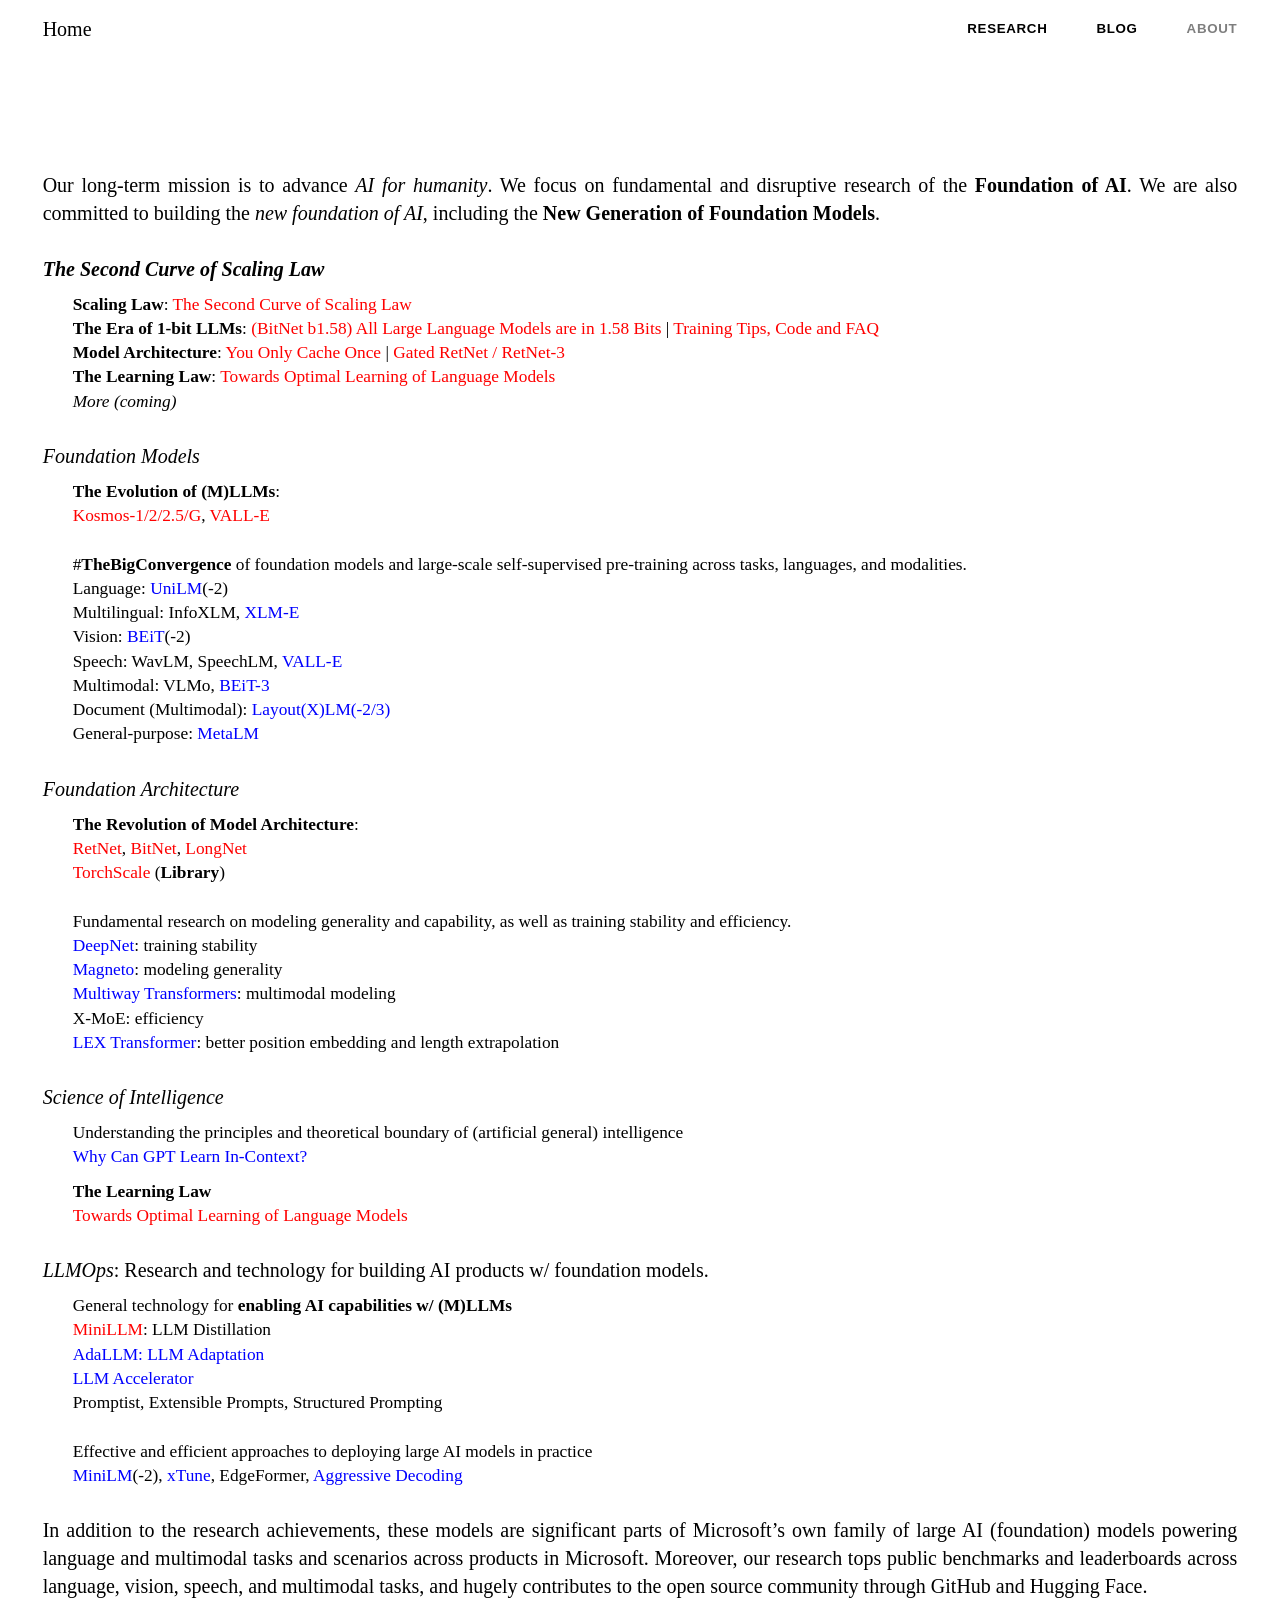
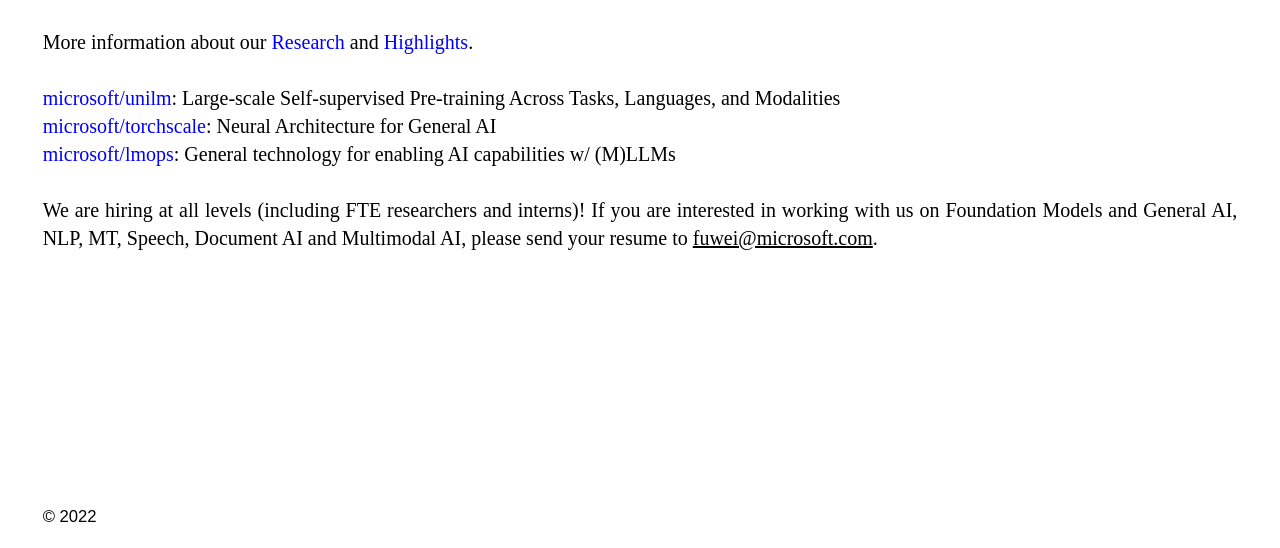
<file: agi/about.html>
<!DOCTYPE html>
<html lang="en">

<head>
    <script>
        window.dataLayer = window.dataLayer || [];
        function gtag() { dataLayer.push(arguments); }
        gtag('js', new Date());

        gtag('config', 'UA-71156606-1');
    </script>
    <meta charset="utf-8" />
    <meta charset="utf-8" />
    <meta http-equiv="X-UA-Compatible" content="IE=edge" />
    <title>Advancing AI for humanity | Foundation of AI</title>
    <meta name="viewport" content="width=device-width, initial-scale=1, maximum-scale=1" />
    <link rel="stylesheet" type="text/css" href="./assets/css/main.css" />

    <script type="text/javascript">document.documentElement.className = 'js';</script>
    <meta name="referrer" content="no-referrer-when-downgrade" />
    
    <meta property="og:image:width" content="3200" />
    <meta property="og:image:height" content="1800" />

    <meta name="generator" content="Ghost 5.12" />
    <style id="gh-members-styles">
        .gh-post-upgrade-cta-content,
        .gh-post-upgrade-cta {
            display: flex;
            flex-direction: column;
            align-items: center;
            font-family: -apple-system, BlinkMacSystemFont, 'Segoe UI', Roboto, Oxygen, Ubuntu, Cantarell, 'Open Sans', 'Helvetica Neue', sans-serif;
            text-align: center;
            width: 100%;
            color: #ffffff;
            font-size: 16px;
        }

        .gh-post-upgrade-cta-content {
            border-radius: 8px;
            padding: 40px 4vw;
        }

        .gh-post-upgrade-cta h2 {
            color: #ffffff;
            font-size: 28px;
            letter-spacing: -0.2px;
            margin: 0;
            padding: 0;
        }

        .gh-post-upgrade-cta p {
            margin: 20px 0 0;
            padding: 0;
        }

        .gh-post-upgrade-cta small {
            font-size: 16px;
            letter-spacing: -0.2px;
        }

        .gh-post-upgrade-cta a {
            color: #ffffff;
            cursor: pointer;
            font-weight: 500;
            box-shadow: none;
            text-decoration: underline;
        }

        .gh-post-upgrade-cta a:hover {
            color: #ffffff;
            opacity: 0.8;
            box-shadow: none;
            text-decoration: underline;
        }

        .gh-post-upgrade-cta a.gh-btn {
            display: block;
            background: #ffffff;
            text-decoration: none;
            margin: 28px 0 0;
            padding: 8px 18px;
            border-radius: 4px;
            font-size: 16px;
            font-weight: 600;
        }

        .gh-post-upgrade-cta a.gh-btn:hover {
            opacity: 0.92;
        }
    </style>
    <script defer src="./assets/js/cards.min.js"></script>
    <style>
        :root {
            --ghost-accent-color: #15171A;
        }
    </style>
    <link rel="stylesheet" type="text/css" href="./assets/css/cards.min.css">
</head>

<body>

    <header>
        <nav class="nav container" data-url="/blog/">
            <div class="nav-row row align-items-center">
                <div class="d-none d-sm-block col-sm nav-symbol-wrap">
                    <a href="./index.html"> Home </a>
                </div>
                <div class="col col-sm-auto">
                    <ul class="d-flex flex-row align-items-center justify-content-between small-caps">
                        <div class="d-sm-none nav-symbol-wrap">
                        </div>
                        
                        <!--li class="ml-sm-1.75" style="margin-top:0.5px"><a class="nav-link" href="overview.html"
                                data-slug="research">Overview</a></li-->

                        <li class="ml-sm-1.75" style="margin-top:0.5px"><a class="nav-link" href="research.html"
                            data-slug="research">Research</a></li>

                    <li class="ml-sm-1.75" style="margin-top:0.5px"><a class="nav-link" href="blog.html"
                            data-slug="blog">Blog</a></li>

                    <li class="ml-sm-1.75" style="margin-top:0.5px"><a class="nav-link active" href="about.html"
                            data-slug="about">About</a></li>
                    </ul>
                </div>
            </div>
        </nav>

    </header>
    <div class="container mt-4" style="text-align:justify">
        <p>
        Our long-term mission is to advance <i>AI</i> <i>for humanity</i>. We focus on fundamental and disruptive research of the <b>Foundation of AI</b>. We are also committed to building the <i>new foundation of AI</i>, including the <b>New Generation of Foundation Models</b>.
        </p>
        <br>
        
        <p>
        <b><i>The Second Curve of Scaling Law</i></b>
        <br>
        <ul style="padding-left:30px; padding-top:10px; font-size:13pt">
        <li><b>Scaling Law</b>:<font color="red"> <a href="./assets/doc/The Second Curve of Scaling Law_Furu Wei_public.pdf">The Second Curve of Scaling Law</a></font></li>
        <li><b>The Era of 1-bit LLMs</b>:<font color="red"> <a href="https://arxiv.org/abs/2402.17764">(BitNet b1.58) All Large Language Models are in 1.58 Bits</a> <font color="black">|</font> <a href="https://github.com/microsoft/unilm/blob/master/bitnet/The-Era-of-1-bit-LLMs__Training_Tips_Code_FAQ.pdf">Training Tips, Code and FAQ</a></font></li>
        <li><b>Model Architecture</b>:<font color="red"> <a href="https://arxiv.org/abs/2405.05254">You Only Cache Once</a> <font color="black">|</font> <a href="https://arxiv.org/abs/2405.05254">Gated RetNet / RetNet-3</a></font></li>
        <li><b>The Learning Law</b>:<font color="red"> <a href="https://arxiv.org/abs/2402.17759">Towards Optimal Learning of Language Models</a></font></li>
        <li><i>More (coming)</i></li>
        </ul>
        </p>
        <br>
        
        <p>
        <i>Foundation Models</i>
        <br>
        <ul style="padding-left:30px; padding-top:10px; font-size:13pt">
        <li><b>The Evolution of (M)LLMs</b>:<br><font color="red">Kosmos-1/2/2.5/G</font>, <font color="red">VALL-E</font></li>
        <br>
        <li>#<b>TheBigConvergence</b> of foundation models and large-scale self-supervised pre-training across tasks, languages, and modalities.</li>
        <li>Language: <font color="blue">UniLM</font>(-2)</li>
        <li>Multilingual: InfoXLM, <font color="blue">XLM-E</font></li>
        <li>Vision: <font color="blue">BEiT</font>(-2)</li>
        <li>Speech: WavLM, SpeechLM, <font color="blue">VALL-E</font></li>
        <li>Multimodal: VLMo, <font color="blue">BEiT-3</font></li>
        <li>Document (Multimodal): <font color="blue">Layout(X)LM(-2/3)</font></li>
        <li>General-purpose: <font color="blue">MetaLM</font></li>
        
        </ul>
        </p>
        <br>
        
        <p>
        <i>Foundation Architecture</i>
        <br>
        <ul style="padding-left:30px; padding-top:10px; font-size:13pt">
        <li><b>The Revolution of Model Architecture</b>:<br><font color="red">RetNet</font>, <font color="red">BitNet</font>, <font color="red">LongNet</font><br><font color="red">TorchScale</font> (<b>Library</b>)</li>
        <br>
        <li>Fundamental research on modeling generality and capability, as well as training stability and efficiency.</li>
        <li><font color="blue">DeepNet</font>: training stability</li>
        <li><font color="blue">Magneto</font>: modeling generality</li>
        <li><font color="blue">Multiway Transformers</font>: multimodal modeling</li>
        <li>X-MoE: efficiency</li>
        <li><font color="blue">LEX Transformer</font>: better position embedding and length extrapolation</li>
        </ul>
        </p>
        <br>
        
        <p>
        <i>Science of Intelligence</i>
        <br>
        <ul style="padding-left:30px; padding-top:10px; font-size:13pt">
        <li>Understanding the principles and theoretical boundary of (artificial general) intelligence</li>
        <li><a href="https://arxiv.org/abs/2212.10559" target=_blank><font color="blue">Why Can GPT Learn In-Context?</font></a></li>
        </ul>
        
        <ul style="padding-left:30px; padding-top:10px; font-size:13pt">
        <li><b>The Learning Law</b></li>
        <li><font color="red"> <a href="https://arxiv.org/abs/2402.17759">Towards Optimal Learning of Language Models</a></font></li>
        </ul>
        </p>
        <br>
        
        <p>
        <i>LLMOps</i>: Research and technology for building AI products w/ foundation models. 
        <br>
        <ul style="padding-left:30px; padding-top:10px; font-size:13pt">
        <li>General technology for <b>enabling AI capabilities w/ (M)LLMs</b></li>
        <li><font color="red">MiniLLM</font>: LLM Distillation</li>
        <li><font color="blue">AdaLLM: LLM Adaptation</font></li>
        <li><font color="blue">LLM Accelerator</font></li>
        <li>Promptist, Extensible Prompts, Structured Prompting</li>
        <br>
        <li>Effective and efficient approaches to deploying large AI models in practice</li>
        <li><font color="blue">MiniLM</font>(-2), <font color="blue">xTune</font>, EdgeFormer, <font color="blue">Aggressive Decoding</font></li>
        </ul>
        </p>
        <br>
        <p>
        In addition to the research achievements, these models are significant parts of Microsoft's own family of large AI (foundation) models powering language and multimodal tasks and scenarios across products in Microsoft. Moreover, our research tops public benchmarks and leaderboards across language, vision, speech, and multimodal tasks, and hugely contributes to the open source community through GitHub and Hugging Face.</p>
       
       <br>
       <p>More information about our <a href="research.html"><font color="blue">Research</font></a> and <a href="overview.html"><font color="blue">Highlights</font></a>.</p>
        
        <br>
          <p> <a href="https://github.com/microsoft/unilm" target="_blank"><font color="blue">microsoft/unilm</font>: Large-scale Self-supervised Pre-training Across Tasks, Languages, and Modalities</a> </p>
        <p> <a href="https://github.com/microsoft/torchscale" target="_blank"><font color="blue">microsoft/torchscale</font>: Neural Architecture for General AI</a> </p>
        <p> <a href="https://github.com/microsoft/LMOps" target="_blank"><font color="blue">microsoft/lmops</font>: General technology for enabling AI capabilities w/ (M)LLMs</a> </p>
       
        <br>
        
        <p>
            We are hiring at all levels (including FTE researchers and interns)! If you are interested in working with us on Foundation Models and General AI, NLP, MT, Speech, Document AI and Multimodal AI, 
            please send your resume to <a href = "mailto: fuwei@microsoft.com"><u>fuwei@microsoft.com</u></a>.
        </p>
        <br>
        
    </div>



    <footer class="footer container medium-xsmall-copy line-height-1.6">

        <div class="row align-items-center mb-0.125">
            <div class="col-12 col-md mb-0.5">
                <a class="fade" style="margin-top:1px" href="/">&copy; 2022</a>
            </div>
        </div>
    </footer>

    <script type="text/javascript" src="./assets/js/main.min.js"></script>


</body>

</html>
</file>
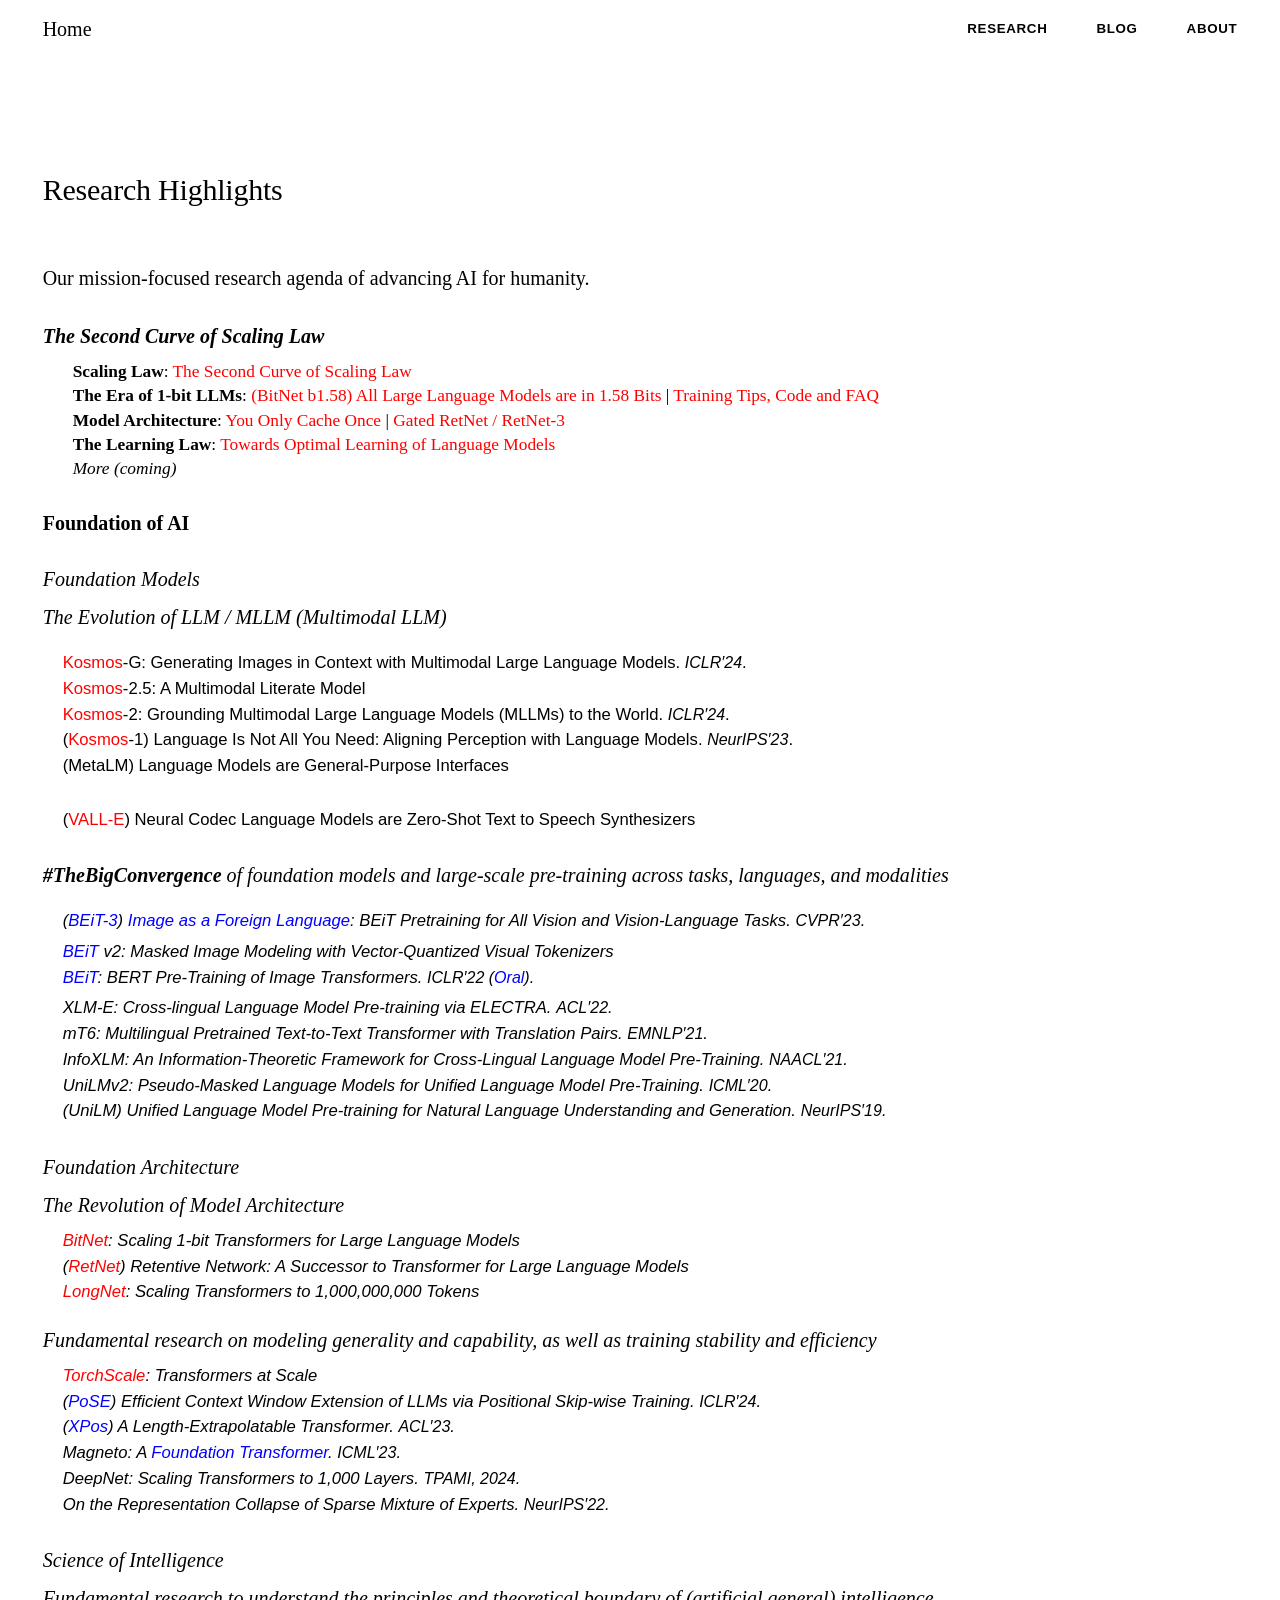
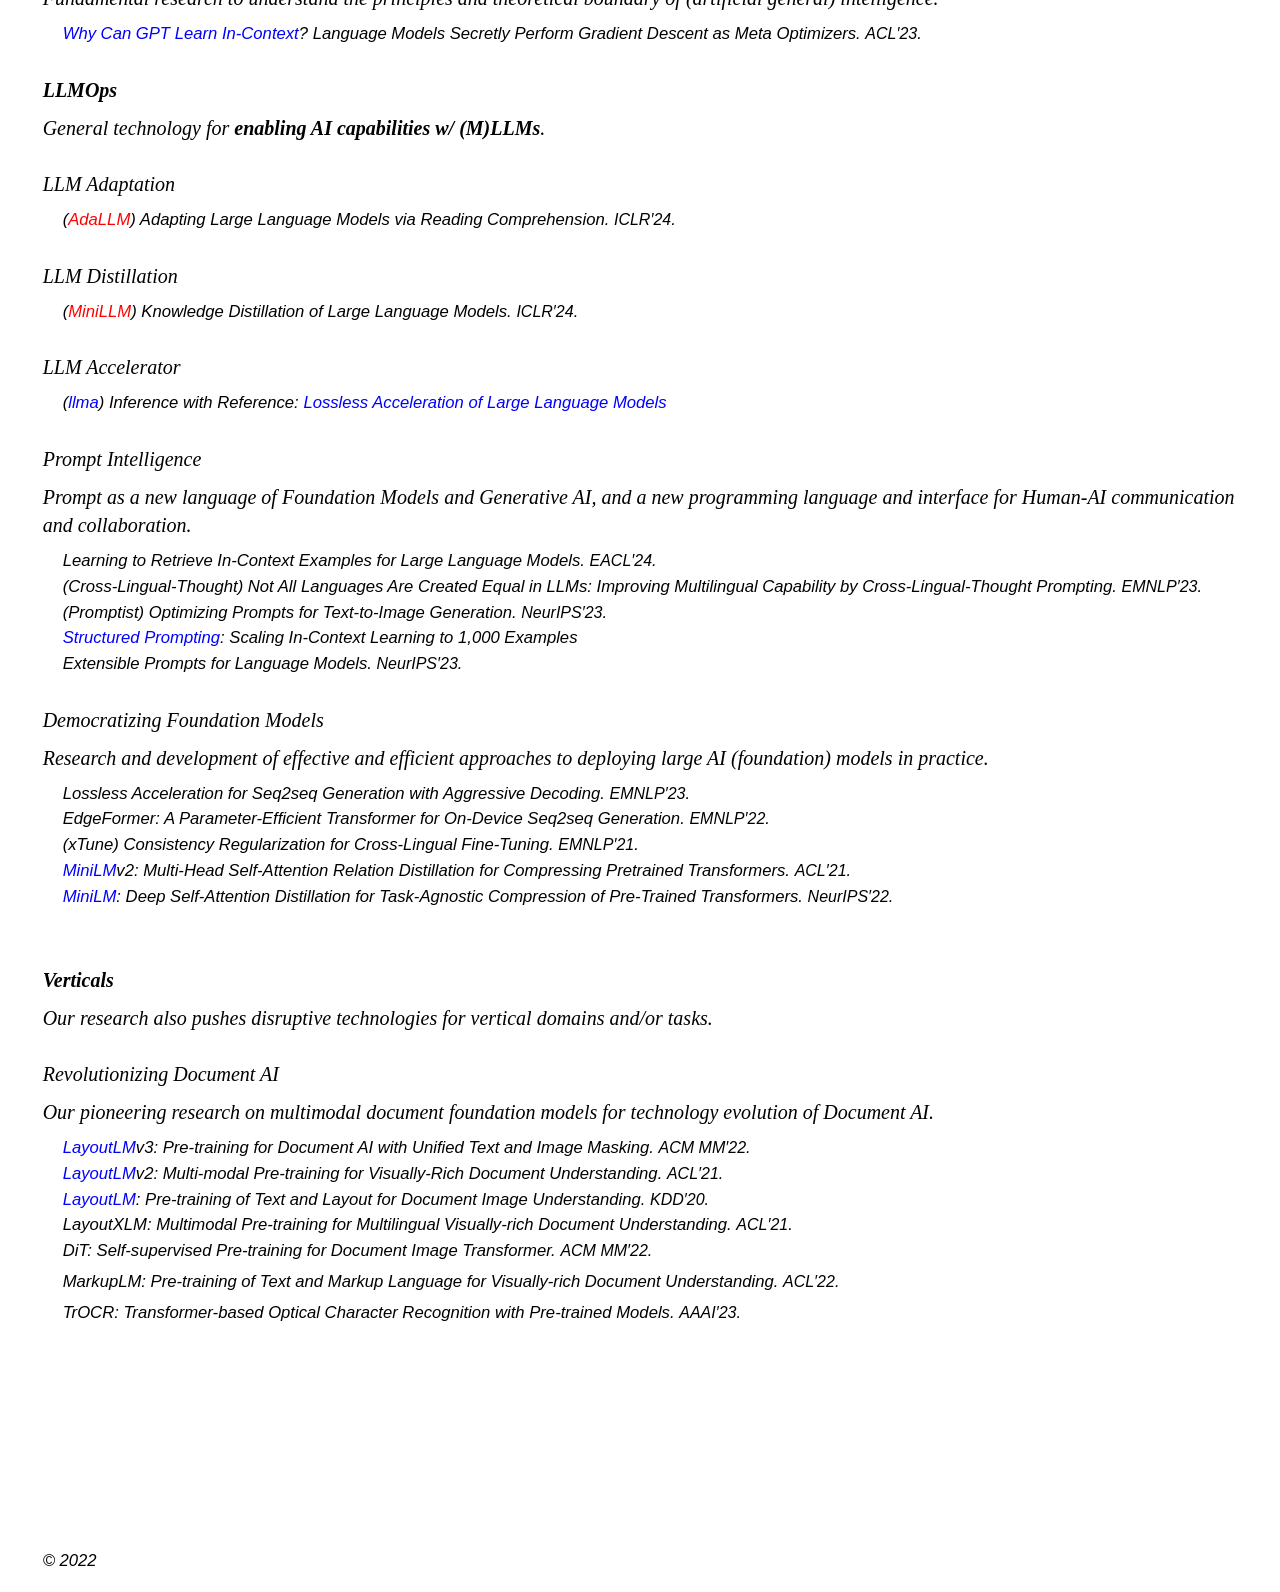
<file: agi/overview.html>
<!DOCTYPE html>
<html lang="en">

<head>
    <script>
        window.dataLayer = window.dataLayer || [];
        function gtag() { dataLayer.push(arguments); }
        gtag('js', new Date());

        gtag('config', 'UA-71156606-1');
    </script>
    <meta charset="utf-8" />
    <meta charset="utf-8" />
    <meta http-equiv="X-UA-Compatible" content="IE=edge" />
    <title>Advancing AI for humanity | Foundation of AI</title>
    <meta name="viewport" content="width=device-width, initial-scale=1, maximum-scale=1" />
    <link rel="stylesheet" type="text/css" href="./assets/css/main.css" />

    <script type="text/javascript">document.documentElement.className = 'js';</script>
    <meta name="referrer" content="no-referrer-when-downgrade" />
    
    <meta property="og:image:width" content="3200" />
    <meta property="og:image:height" content="1800" />

    <meta name="generator" content="Ghost 5.12" />
    <style id="gh-members-styles">
        .gh-post-upgrade-cta-content,
        .gh-post-upgrade-cta {
            display: flex;
            flex-direction: column;
            align-items: center;
            font-family: -apple-system, BlinkMacSystemFont, 'Segoe UI', Roboto, Oxygen, Ubuntu, Cantarell, 'Open Sans', 'Helvetica Neue', sans-serif;
            text-align: center;
            width: 100%;
            color: #ffffff;
            font-size: 16px;
        }

        .gh-post-upgrade-cta-content {
            border-radius: 8px;
            padding: 40px 4vw;
        }

        .gh-post-upgrade-cta h2 {
            color: #ffffff;
            font-size: 28px;
            letter-spacing: -0.2px;
            margin: 0;
            padding: 0;
        }

        .gh-post-upgrade-cta p {
            margin: 20px 0 0;
            padding: 0;
        }

        .gh-post-upgrade-cta small {
            font-size: 16px;
            letter-spacing: -0.2px;
        }

        .gh-post-upgrade-cta a {
            color: #ffffff;
            cursor: pointer;
            font-weight: 500;
            box-shadow: none;
            text-decoration: underline;
        }

        .gh-post-upgrade-cta a:hover {
            color: #ffffff;
            opacity: 0.8;
            box-shadow: none;
            text-decoration: underline;
        }

        .gh-post-upgrade-cta a.gh-btn {
            display: block;
            background: #ffffff;
            text-decoration: none;
            margin: 28px 0 0;
            padding: 8px 18px;
            border-radius: 4px;
            font-size: 16px;
            font-weight: 600;
        }

        .gh-post-upgrade-cta a.gh-btn:hover {
            opacity: 0.92;
        }
    </style>
    <script defer src="./assets/js/cards.min.js"></script>
    <style>
        :root {
            --ghost-accent-color: #15171A;
        }
        tag {
            /* color: -webkit-link; */
            font-style: italic;
            font-size: 16px;
            color: black;
            /* color: white;
            background-color: #264653!important;
            font-weight: 600;
            padding: 0px 3px 0 3px;
            margin-right: 5px; */
        }
    </style>
    <link rel="stylesheet" type="text/css" href="./assets/css/cards.min.css">
</head>

<body>

    <header>
        <nav class="nav container" data-url="/blog/">
            <div class="nav-row row align-items-center">
                <div class="d-none d-sm-block col-sm nav-symbol-wrap">
                    <a href="./index.html"> Home </a>
                </div>
                <div class="col col-sm-auto">
                    <ul class="d-flex flex-row align-items-center justify-content-between small-caps">
                        <div class="d-sm-none nav-symbol-wrap">
                        </div>
                        
                        <!--li class="ml-sm-1.75" style="margin-top:0.5px"><a class="nav-link active" href="overview.html"
                                data-slug="research">Overview</a></li-->

                        <li class="ml-sm-1.75" style="margin-top:0.5px"><a class="nav-link" href="research.html"
                            data-slug="research">Research</a></li>

                    <li class="ml-sm-1.75" style="margin-top:0.5px"><a class="nav-link" href="blog.html"
                            data-slug="blog">Blog</a></li>

                    <li class="ml-sm-1.75" style="margin-top:0.5px"><a class="nav-link" href="about.html"
                            data-slug="about">About</a></li>
                    </ul>
                </div>
            </div>
        </nav>

    </header>
    <div class="container mt-4">
        <h2 class="mb-2">Research Highlights</h2>
        
        <p style="padding-bottom:30px">Our mission-focused research agenda of advancing AI for humanity.</p>
        
        
        <p>
        <b><i>The Second Curve of Scaling Law</i></b>
        <br>
        <ul style="padding-left:30px; padding-top:10px; font-size:13pt">
        <li><b>Scaling Law</b>:<font color="red"> <a href="./assets/doc/The Second Curve of Scaling Law_Furu Wei_public.pdf">The Second Curve of Scaling Law</a></font></li>
        <li><b>The Era of 1-bit LLMs</b>:<font color="red"> <a href="https://arxiv.org/abs/2402.17764">(BitNet b1.58) All Large Language Models are in 1.58 Bits</a> <font color="black">|</font> <a href="https://github.com/microsoft/unilm/blob/master/bitnet/The-Era-of-1-bit-LLMs__Training_Tips_Code_FAQ.pdf">Training Tips, Code and FAQ</a></font></font></li>
        <li><b>Model Architecture</b>:<font color="red"> <a href="https://arxiv.org/abs/2405.05254">You Only Cache Once</a> <font color="black">|</font> <a href="https://arxiv.org/abs/2405.05254">Gated RetNet / RetNet-3</a></font></li>
        <li><b>The Learning Law</b>:<font color="red"> <a href="https://arxiv.org/abs/2402.17759">Towards Optimal Learning of Language Models</a></font></li>
        <li><i>More (coming)</i></li>
        </ul>
        </p>
        <br>
       
        <p style="padding-bottom:0px"><b>Foundation of AI</b></p>
        <br>
        
        <p style="padding-top:0px; padding-bottom:10px"><i>Foundation Models</i></p>

         <p style="padding-top:0px; padding-bottom:10px"><i>The Evolution of LLM / MLLM (Multimodal LLM)</i></p>
         
         <p>
         <div style="padding-left:20px; padding-top:10px">
         <h5 class="medium-xsmall-copy balance-text mb-1/12"><a href="https://arxiv.org/abs/2310.02992"><font color="red">Kosmos</font>-G: Generating Images in Context with Multimodal Large Language Models</a>. <tag>ICLR'24</tag>.</h5>
         <h5 class="medium-xsmall-copy balance-text mb-1/12"><a href="https://arxiv.org/abs/2309.11419"><font color="red">Kosmos</font>-2.5: A Multimodal Literate Model</a></h5>
         <h5 class="medium-xsmall-copy balance-text mb-1/12"><a href="https://arxiv.org/abs/2306.14824"><font color="red">Kosmos</font>-2: Grounding Multimodal Large Language Models (MLLMs) to the World</a>. <tag>ICLR'24</tag>.</h5>
         <h5 class="medium-xsmall-copy balance-text mb-1/12"><a href="https://arxiv.org/abs/2302.14045">(<font color="red">Kosmos</font>-1) Language Is Not All You Need: Aligning Perception with Language Models</a>. <tag>NeurIPS'23</tag>.</h5>
         <h5 class="medium-xsmall-copy balance-text mb-1/12"><a href="https://arxiv.org/abs/2206.06336">(MetaLM) Language Models are General-Purpose Interfaces</a></h5>
         
         <br>
         <h5 class="medium-xsmall-copy balance-text mb-1/12"><a href="https://arxiv.org/abs/2301.02111">(<font color="red">VALL-E</font>) Neural Codec Language Models are Zero-Shot Text to Speech Synthesizers</a></h5>
         </div>
         </p>
         
        <br>
        
        <p style="padding-top:0px; padding-bottom:10px"><i><b>#TheBigConvergence</b> of <i>foundation models</i> and <i>large-scale pre-training across tasks, languages, and modalities</i></p>

        <p>
         <div style="padding-left:20px; padding-top:10px">
         <h5 class="medium-xsmall-copy balance-text mb-1/12"><a href="https://arxiv.org/abs/2208.10442">(<font color="blue">BEiT-3</font>) <font color="blue">Image as a Foreign Language</font>: BEiT Pretraining for All Vision and Vision-Language Tasks</a>. <tag>CVPR'23</tag>.</h5>
         <p style="height: 5px"></p>
         <h5 class="medium-xsmall-copy balance-text mb-1/12"><a href="https://arxiv.org/abs/2208.06366"><font color="blue">BEiT</font> v2: Masked Image Modeling with Vector-Quantized Visual Tokenizers</a></h5>
         <h5 class="medium-xsmall-copy balance-text mb-1/12"><a href="https://arxiv.org/abs/2106.08254"><font color="blue">BEiT</font>: BERT Pre-Training of Image Transformers.</a> <tag>ICLR'22 (<font color="blue"><a href="https://openreview.net/forum?id=p-BhZSz59o4">Oral</a></font>)</tag>.</h5>
         <p style="height: 5px"></p>
         <h5 class="medium-xsmall-copy balance-text mb-1/12"><a href="https://arxiv.org/abs/2106.16138">XLM-E: Cross-lingual Language Model Pre-training via ELECTRA.</a> <tag>ACL'22</tag>.</h5>
         <h5 class="medium-xsmall-copy balance-text mb-1/12"><a href="https://arxiv.org/abs/2104.08692">mT6: Multilingual Pretrained Text-to-Text Transformer with Translation Pairs.</a> <tag>EMNLP'21</tag>.</h5>
                  
         <h5 class="medium-xsmall-copy balance-text mb-1/12"><a href="https://arxiv.org/abs/2007.07834">InfoXLM: An Information-Theoretic Framework for Cross-Lingual Language Model Pre-Training.</a> <tag>NAACL'21</tag>.</h5>
         <h5 class="medium-xsmall-copy balance-text mb-1/12"><a href="https://arxiv.org/abs/2002.12804">UniLMv2: Pseudo-Masked Language Models for Unified Language Model Pre-Training.</a> <tag>ICML'20</tag>.</h5>
         <h5 class="medium-xsmall-copy balance-text mb-1/12"><a href="https://arxiv.org/abs/1905.03197">(UniLM) Unified Language Model Pre-training for Natural Language Understanding and Generation.</a> <tag>NeurIPS'19</tag>.</h5>
         </div>
         </p>
        
        <br>
        
        <p style="padding-top:0px; padding-bottom:10px"><i>Foundation Architecture</i></p>
        
        <p style="padding-left:0px; padding-bottom:10px"><i>The Revolution of Model Architecture</i></p>
               
        <p>
         <div style="padding-left:20px; padding-top:0">
         <h5 class="medium-xsmall-copy balance-text mb-1/12"><a href="https://arxiv.org/abs/2310.11453"><font color="red">BitNet</font>: Scaling 1-bit Transformers for Large Language Models</a></h5>
         <h5 class="medium-xsmall-copy balance-text mb-1/12"><a href="https://arxiv.org/abs/2307.08621">(<font color="red">RetNet</font>) Retentive Network: A Successor to Transformer for Large Language Models</a></h5>
         <h5 class="medium-xsmall-copy balance-text mb-1/12"><a href="https://arxiv.org/abs/2307.02486"><font color="red">LongNet</font>: Scaling Transformers to 1,000,000,000 Tokens</a></h5>
         </div>
         </p>
        
        <p style="padding-left:0px; padding-top:20px"><i>Fundamental research on modeling generality and capability, as well as training stability and efficiency</i></p>
        <p>
         <div style="padding-left:20px; padding-top:10px">
         <h5 class="medium-xsmall-copy balance-text mb-1/12"><a href="https://arxiv.org/abs/2211.13184"><font color="red">TorchScale</font>: Transformers at Scale</a></h5>
         <h5 class="medium-xsmall-copy balance-text mb-1/12"><a href="https://arxiv.org/abs/2309.10400">(<font color="blue">PoSE</font>) Efficient Context Window Extension of LLMs via Positional Skip-wise Training</a>. <tag>ICLR'24</tag>.</h5>
         <h5 class="medium-xsmall-copy balance-text mb-1/12"><a href="https://arxiv.org/abs/2212.10554">(<font color="blue">XPos</font>) A Length-Extrapolatable Transformer</a>. <tag>ACL'23</tag>.</h5>
         <h5 class="medium-xsmall-copy balance-text mb-1/12"><a href="https://arxiv.org/abs/2210.06423">Magneto: A <font color="blue">Foundation Transformer</font>.</a> <tag>ICML'23</tag>.</h5>
         <h5 class="medium-xsmall-copy balance-text mb-1/12"><a href="https://arxiv.org/abs/2203.00555">DeepNet: Scaling Transformers to 1,000 Layers.</a> <tag>TPAMI, 2024</tag>.</h5>
         <h5 class="medium-xsmall-copy balance-text mb-1/12"><a href="https://arxiv.org/abs/2204.09179">On the Representation Collapse of Sparse Mixture of Experts.</a> <tag>NeurIPS'22</tag>.</h5>
         </div>
         </p>
         
         <br>
         
        
        <p style="padding-top:0px; padding-bottom:10px"><i>Science of Intelligence</i></p>
        <p>
           Fundamental research to understand the principles and theoretical boundary of (artificial general) intelligence.
        </p>
        
        <p>
         <div style="padding-left:20px; padding-top:10px">
         <h5 class="medium-xsmall-copy balance-text mb-1/12"><a href="https://arxiv.org/abs/2212.10559"><font color="blue">Why Can GPT Learn In-Context</font>? Language Models Secretly Perform Gradient Descent as Meta Optimizers</a>. <tag>ACL'23</tag>.</h5>
         </div>
         </p>
         
         <br>
         
        <p style="padding-top:0px; padding-bottom:10px"><b>LLMOps</b></p>
        <p>
           General technology for <b>enabling AI capabilities w/ (M)LLMs</b>. 
        </p>

<div style="padding-left:0pt">
        <br>
        
        <p style="padding-bottom:10px"><i>LLM Adaptation</i></p>
               
        <p>
         <div style="padding-left:20px; padding-top:0">
         <h5 class="medium-xsmall-copy balance-text mb-1/12"><a href="https://arxiv.org/abs/2309.09530">(<font color="red">AdaLLM</font>) Adapting Large Language Models via Reading Comprehension</a>. <tag>ICLR'24</tag>.</h5>
         </div>
         </p>
         
         <br>
        
         <p style="padding-bottom:10px"><i>LLM Distillation</i></p>
               
        <p>
         <div style="padding-left:20px; padding-top:0">
         <h5 class="medium-xsmall-copy balance-text mb-1/12"><a href="https://arxiv.org/abs/2306.08543">(<font color="red">MiniLLM</font>) Knowledge Distillation of Large Language Models</a>. <tag>ICLR'24</tag>.</h5>
         </div>
         </p>
         
         <br>
        
        <p style="padding-bottom:10px"><i>LLM Accelerator</i></p>
               
        <p>
         <div style="padding-left:20px; padding-top:0">
         <h5 class="medium-xsmall-copy balance-text mb-1/12"><a href="https://arxiv.org/abs/2304.04487">(<font color="blue">llma</font>) Inference with Reference: <font color="blue">Lossless Acceleration of Large Language Models</font></a></h5>
         </div>
         </p>
         
         <br>
        
        <p style="padding-top:0px; padding-bottom:10px"><i>Prompt Intelligence</i></p>
        <p>
           Prompt as a new language of Foundation Models and Generative AI, and a new programming language and interface for Human-AI communication and collaboration. 
        </p>
        
        <p>
         <div style="padding-left:20px; padding-top:10px">
         <h5 class="medium-xsmall-copy balance-text mb-1/12"><a href="https://arxiv.org/abs/2307.07164">Learning to Retrieve In-Context Examples for Large Language Models</a>. <tag>EACL'24</tag>.</h5>
         <h5 class="medium-xsmall-copy balance-text mb-1/12"><a href="https://arxiv.org/abs/2305.07004">(Cross-Lingual-Thought) Not All Languages Are Created Equal in LLMs: Improving Multilingual Capability by Cross-Lingual-Thought Prompting</a>. <tag>EMNLP'23</tag>.</h5>
         <h5 class="medium-xsmall-copy balance-text mb-1/12"><a href="https://arxiv.org/abs/2212.09611">(Promptist) Optimizing Prompts for Text-to-Image Generation</a>. <tag>NeurIPS'23</tag>.</h5>
         <h5 class="medium-xsmall-copy balance-text mb-1/12"><a href="https://arxiv.org/abs/2212.06713"><font color="blue">Structured Prompting</font>: Scaling In-Context Learning to 1,000 Examples</a></h5>
         <h5 class="medium-xsmall-copy balance-text mb-1/12"><a href="https://arxiv.org/abs/2212.00616">Extensible Prompts for Language Models</a>. <tag>NeurIPS'23</tag>.</h5>
         </div>
         </p>

        <br>
        
        <p style="padding-bottom:10px"><i>Democratizing Foundation Models</i></p>
        <p>
           Research and development of effective and efficient approaches to deploying large AI (foundation) models in practice. 
        </p>
        
        <p>
         <div style="padding-left:20px; padding-top:10px">
         <h5 class="medium-xsmall-copy balance-text mb-1/12"><a href="https://arxiv.org/abs/2205.10350">Lossless Acceleration for Seq2seq Generation with Aggressive Decoding</a>. <tag>EMNLP'23</tag>.</h5>
         <h5 class="medium-xsmall-copy balance-text mb-1/12"><a href="https://arxiv.org/abs/2202.07959">EdgeFormer: A Parameter-Efficient Transformer for On-Device Seq2seq Generation.</a> <tag>EMNLP'22</tag>.</h5>
         <h5 class="medium-xsmall-copy balance-text mb-1/12"><a href="https://arxiv.org/abs/2106.08226">(xTune) Consistency Regularization for Cross-Lingual Fine-Tuning.</a> <tag>EMNLP'21</tag>.</h5>
         <h5 class="medium-xsmall-copy balance-text mb-1/12"><a href="https://arxiv.org/abs/2012.15828"><font color="blue">MiniLM</font>v2: Multi-Head Self-Attention Relation Distillation for Compressing Pretrained Transformers.</a> <tag>ACL'21</tag>.</h5>
         <h5 class="medium-xsmall-copy balance-text mb-1/12"><a href="https://arxiv.org/abs/2002.10957"><font color="blue">MiniLM</font>: Deep Self-Attention Distillation for Task-Agnostic Compression of Pre-Trained Transformers</a>.</a> <tag>NeurIPS'22</tag>.</h5>
         </div>
         </p>
         
         </div>
         
        <br>
        
        <br>
        <p style="padding-bottom:10px"><b>Verticals</b></p>
        <p>Our research also pushes disruptive technologies for vertical domains and/or tasks. </p>
        <br>
        
        <p style="padding-top:0px; padding-bottom:10px"><i>Revolutionizing Document AI</i></p>
        <p>
           Our pioneering research on multimodal document foundation models for technology evolution of Document AI. 
        </p>
        
        <p>
         <div style="padding-left:20px; padding-top:10px">
         <h5 class="medium-xsmall-copy balance-text mb-1/12"><a href="https://arxiv.org/abs/2204.08387"><font color="blue">LayoutLM</font>v3: Pre-training for Document AI with Unified Text and Image Masking.</a> <tag>ACM MM'22</tag>.</h5>
         <h5 class="medium-xsmall-copy balance-text mb-1/12"><a href="https://arxiv.org/abs/2012.14740"><font color="blue">LayoutLM</font>v2: Multi-modal Pre-training for Visually-Rich Document Understanding.</a> <tag>ACL'21</tag>.</h5>
         <h5 class="medium-xsmall-copy balance-text mb-1/12"><a href="https://arxiv.org/abs/1912.13318"><font color="blue">LayoutLM</font>: Pre-training of Text and Layout for Document Image Understanding.</a> <tag>KDD'20</tag>.</h5>
         
         <h5 class="medium-xsmall-copy balance-text mb-1/12"><a href="https://arxiv.org/abs/2104.08836">LayoutXLM: Multimodal Pre-training for Multilingual Visually-rich Document Understanding.</a> <tag>ACL'21</tag>.</h5>
         <h5 class="medium-xsmall-copy balance-text mb-1/12"><a href="https://arxiv.org/abs/2203.02378">DiT: Self-supervised Pre-training for Document Image Transformer.</a> <tag>ACM MM'22</tag>.</h5>
         
         <p style="height: 5px"></p>
         <h5 class="medium-xsmall-copy balance-text mb-1/12"><a href="https://arxiv.org/abs/2110.08518">MarkupLM: Pre-training of Text and Markup Language for Visually-rich Document Understanding.</a> <tag>ACL'22</tag>.</h5>
             
         <p style="height: 5px"></p>
         <h5 class="medium-xsmall-copy balance-text mb-1/12"><a href="https://arxiv.org/abs/2109.10282">TrOCR: Transformer-based Optical Character Recognition with Pre-trained Models.</a> <tag>AAAI'23</tag>.</h5>
         </div>
         </p>

    </div>


    <footer class="footer container medium-xsmall-copy line-height-1.6">

        <div class="row align-items-center mb-0.125">
            <div class="col-12 col-md mb-0.5">
                <a class="fade" style="margin-top:1px" href="/">&copy; 2022</a>
            </div>
        </div>
    </footer>

    <script type="text/javascript" src="./assets/js/main.min.js"></script>


</body>

</html>
</file>
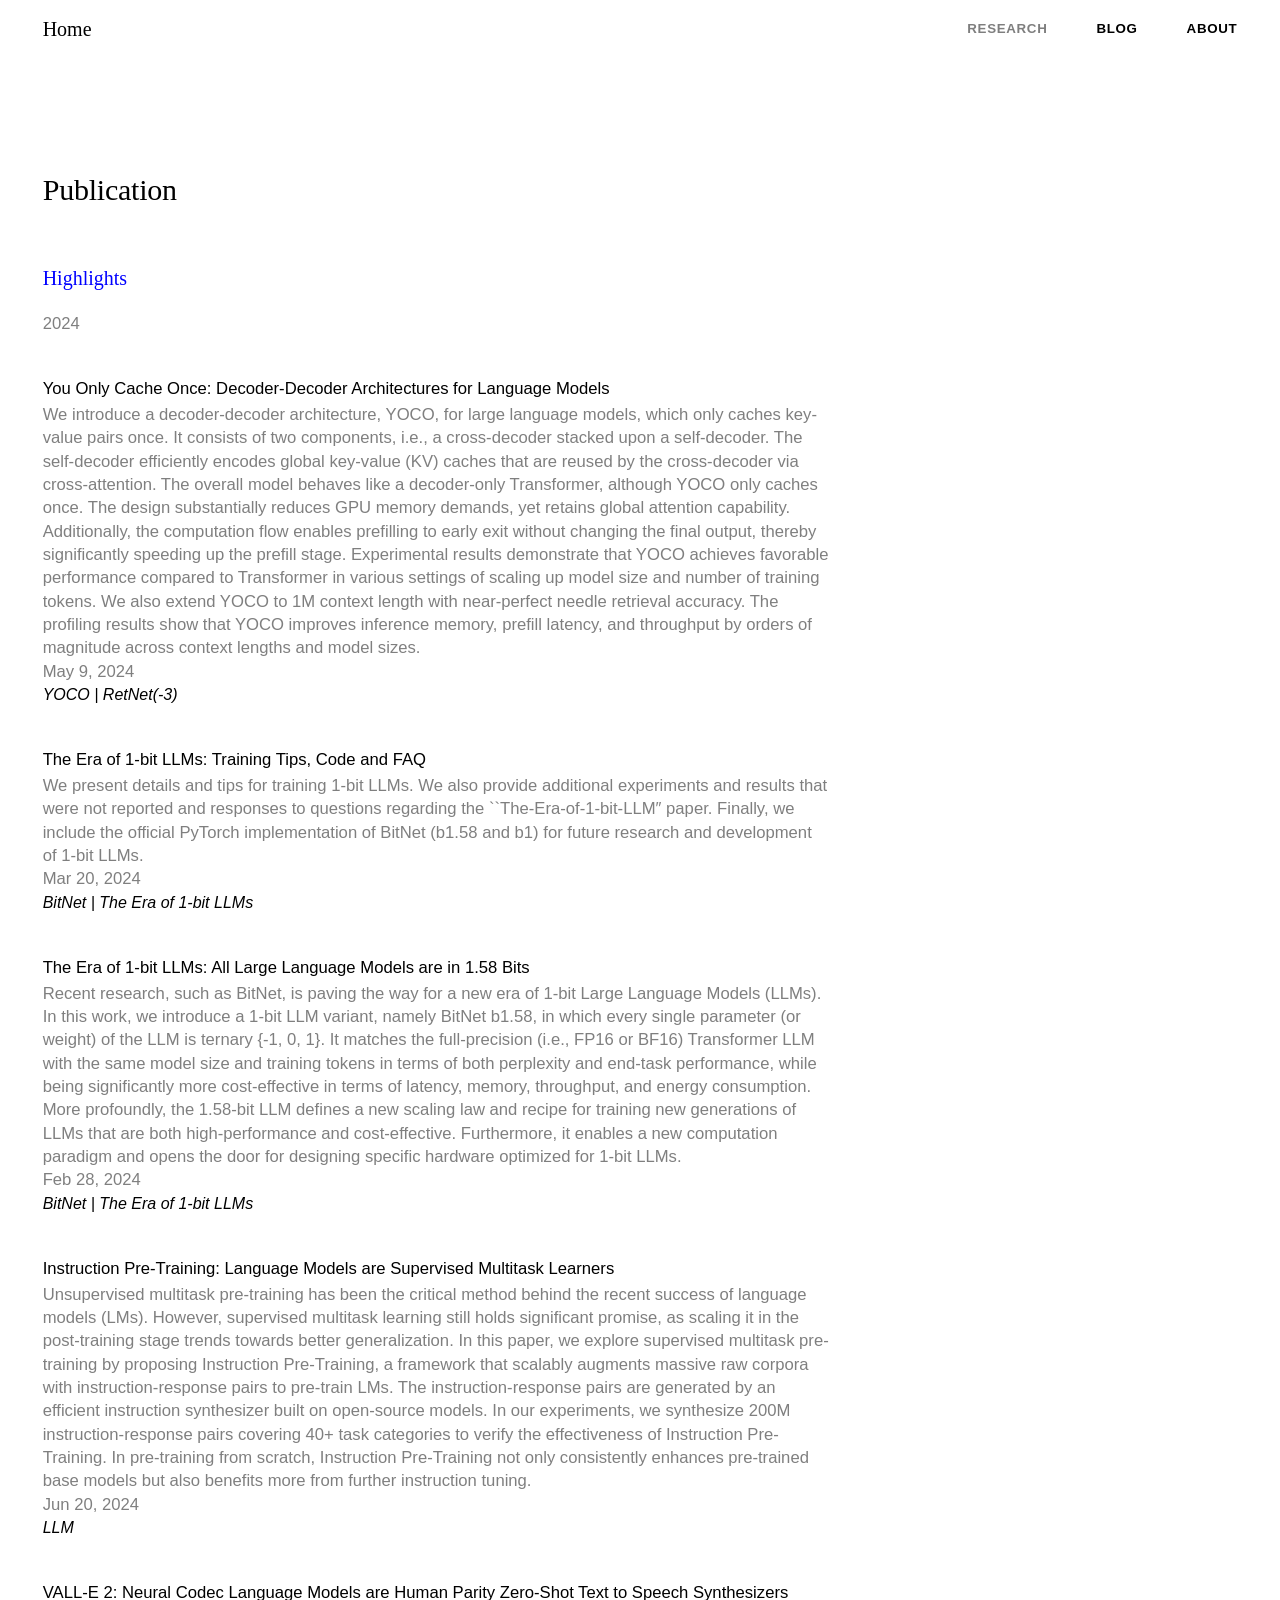
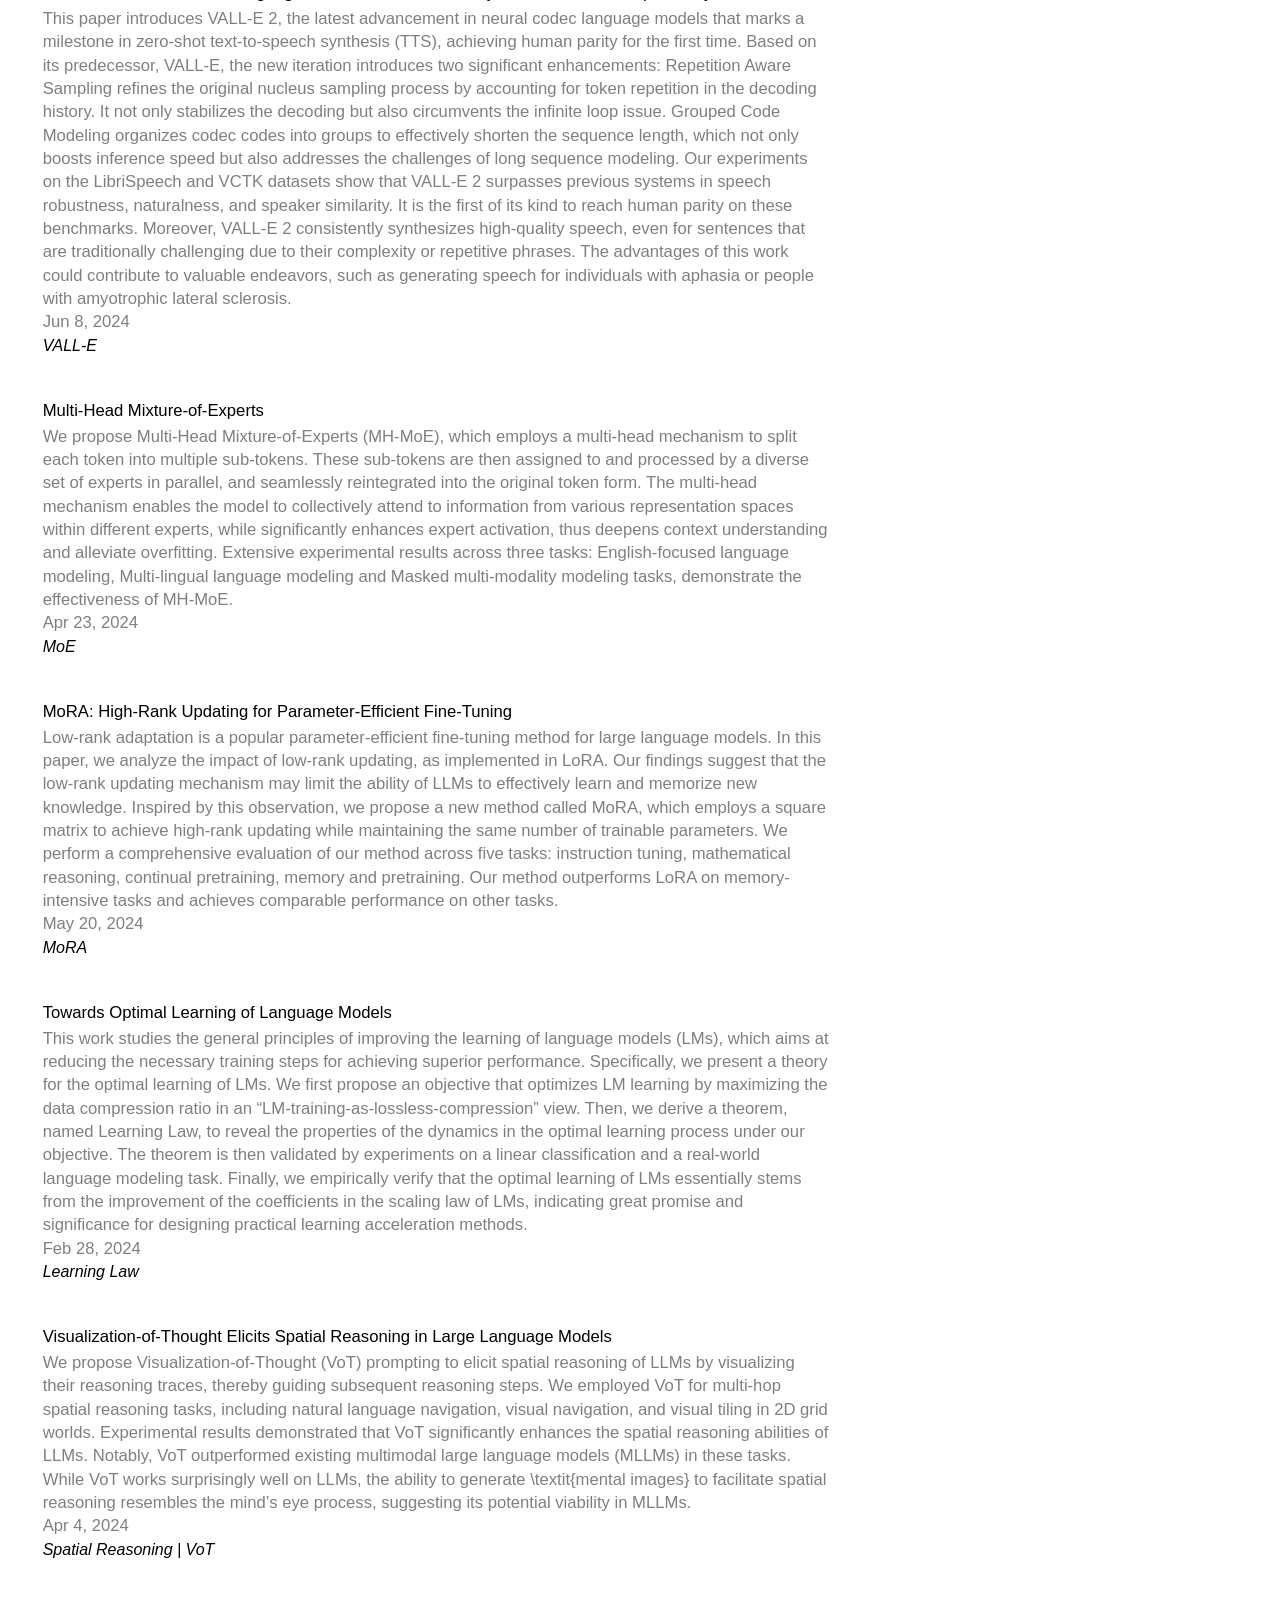
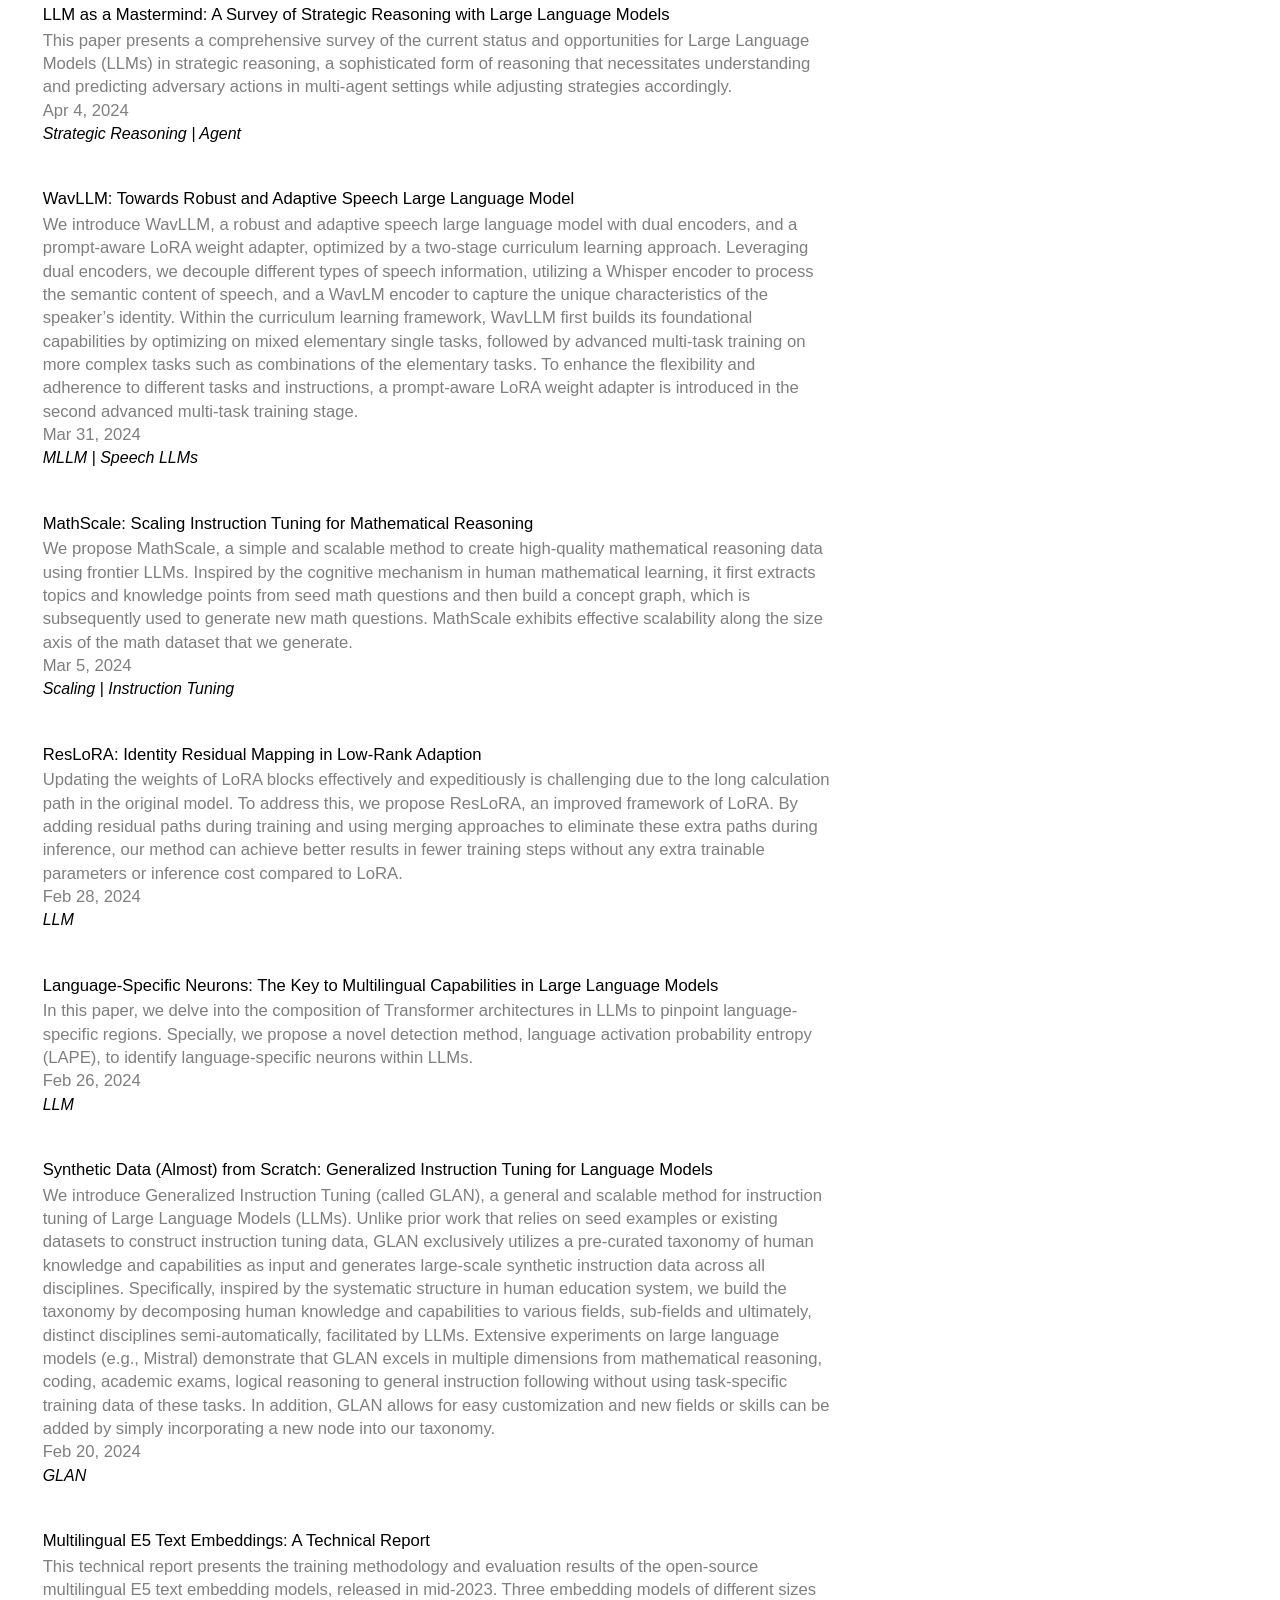
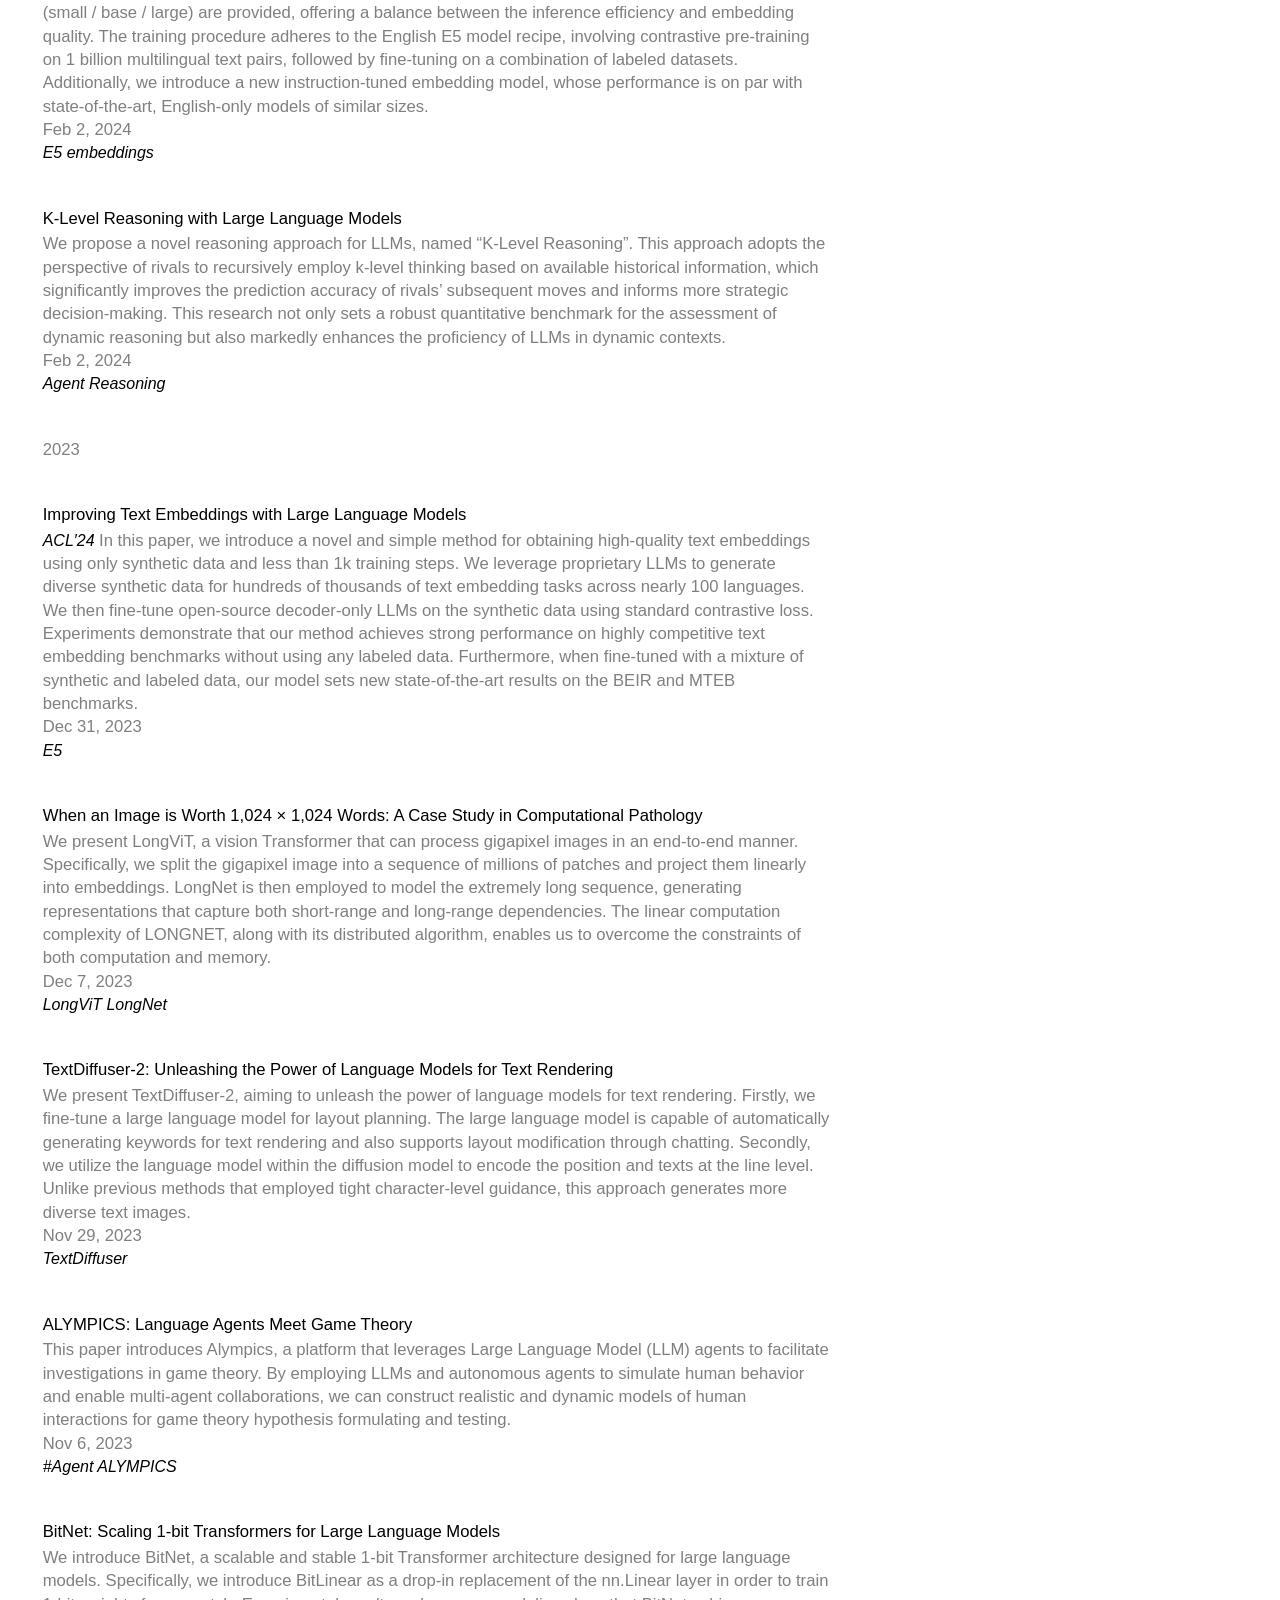
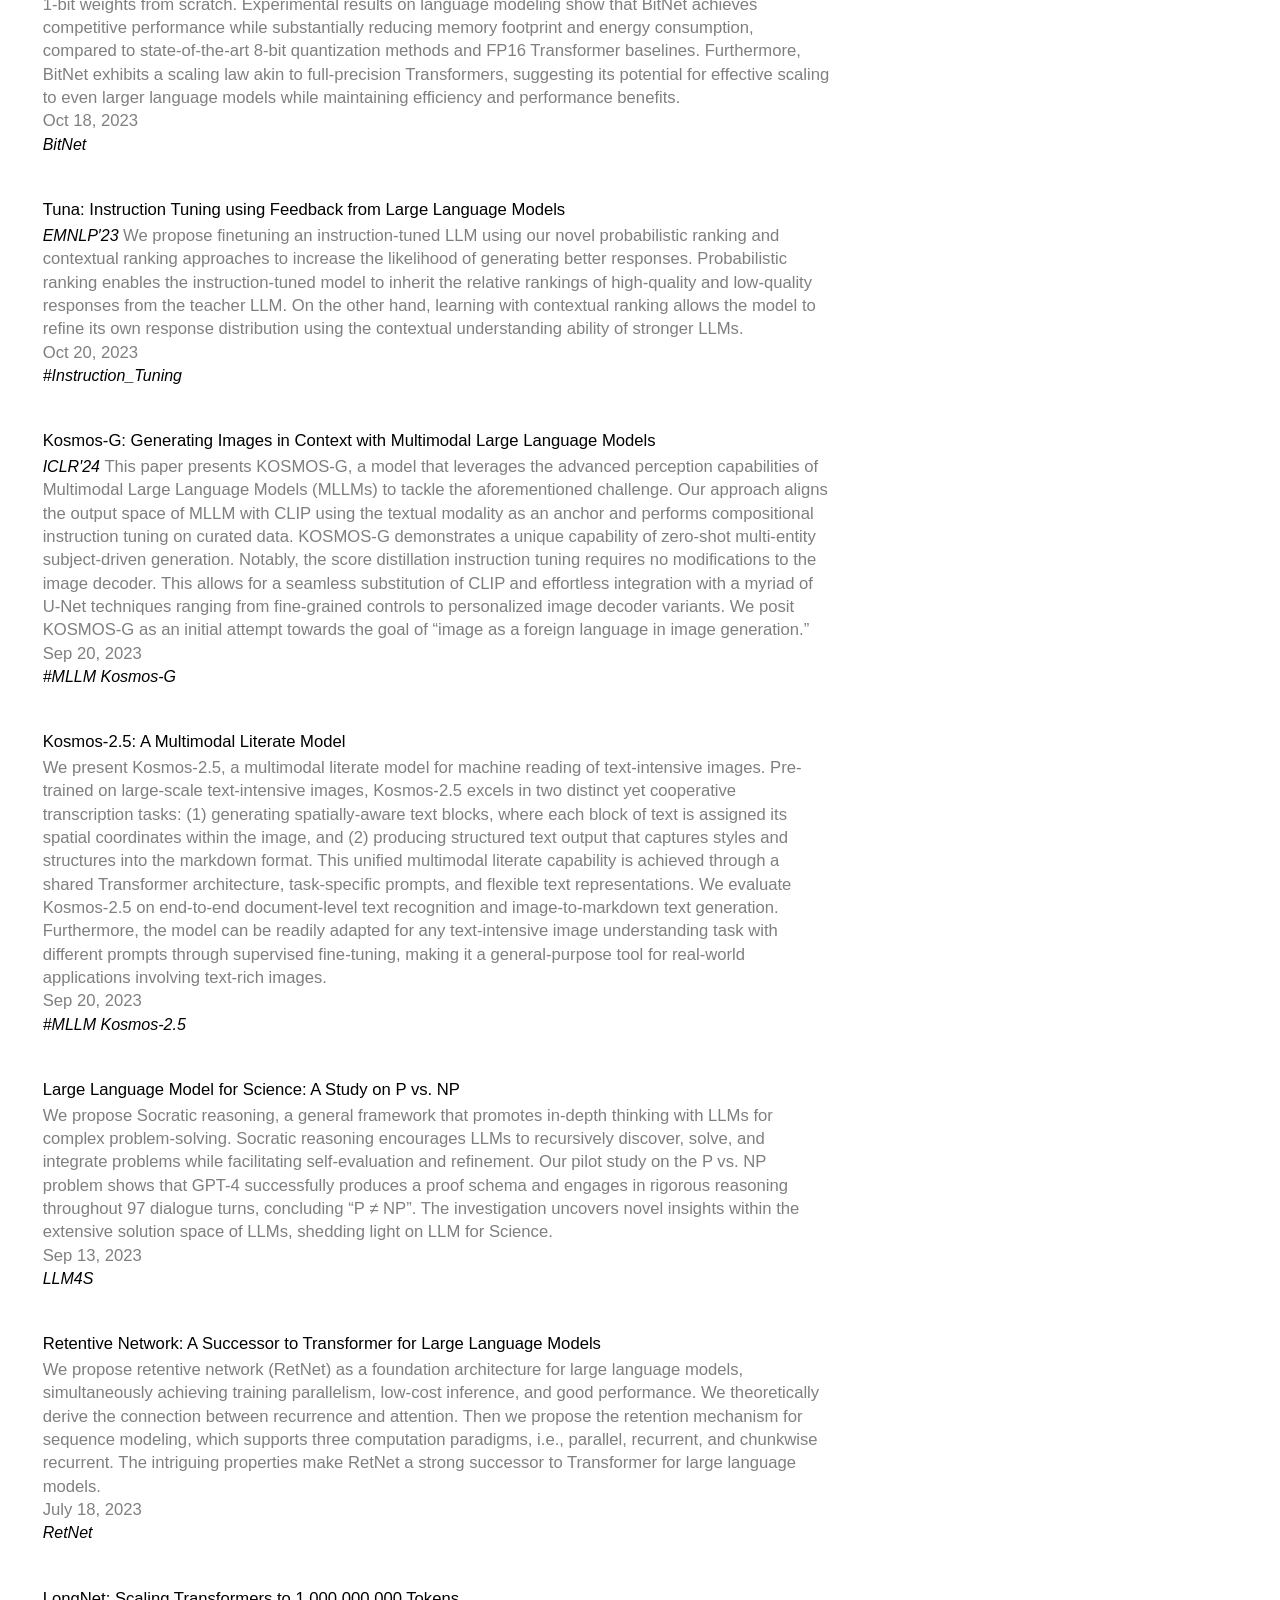
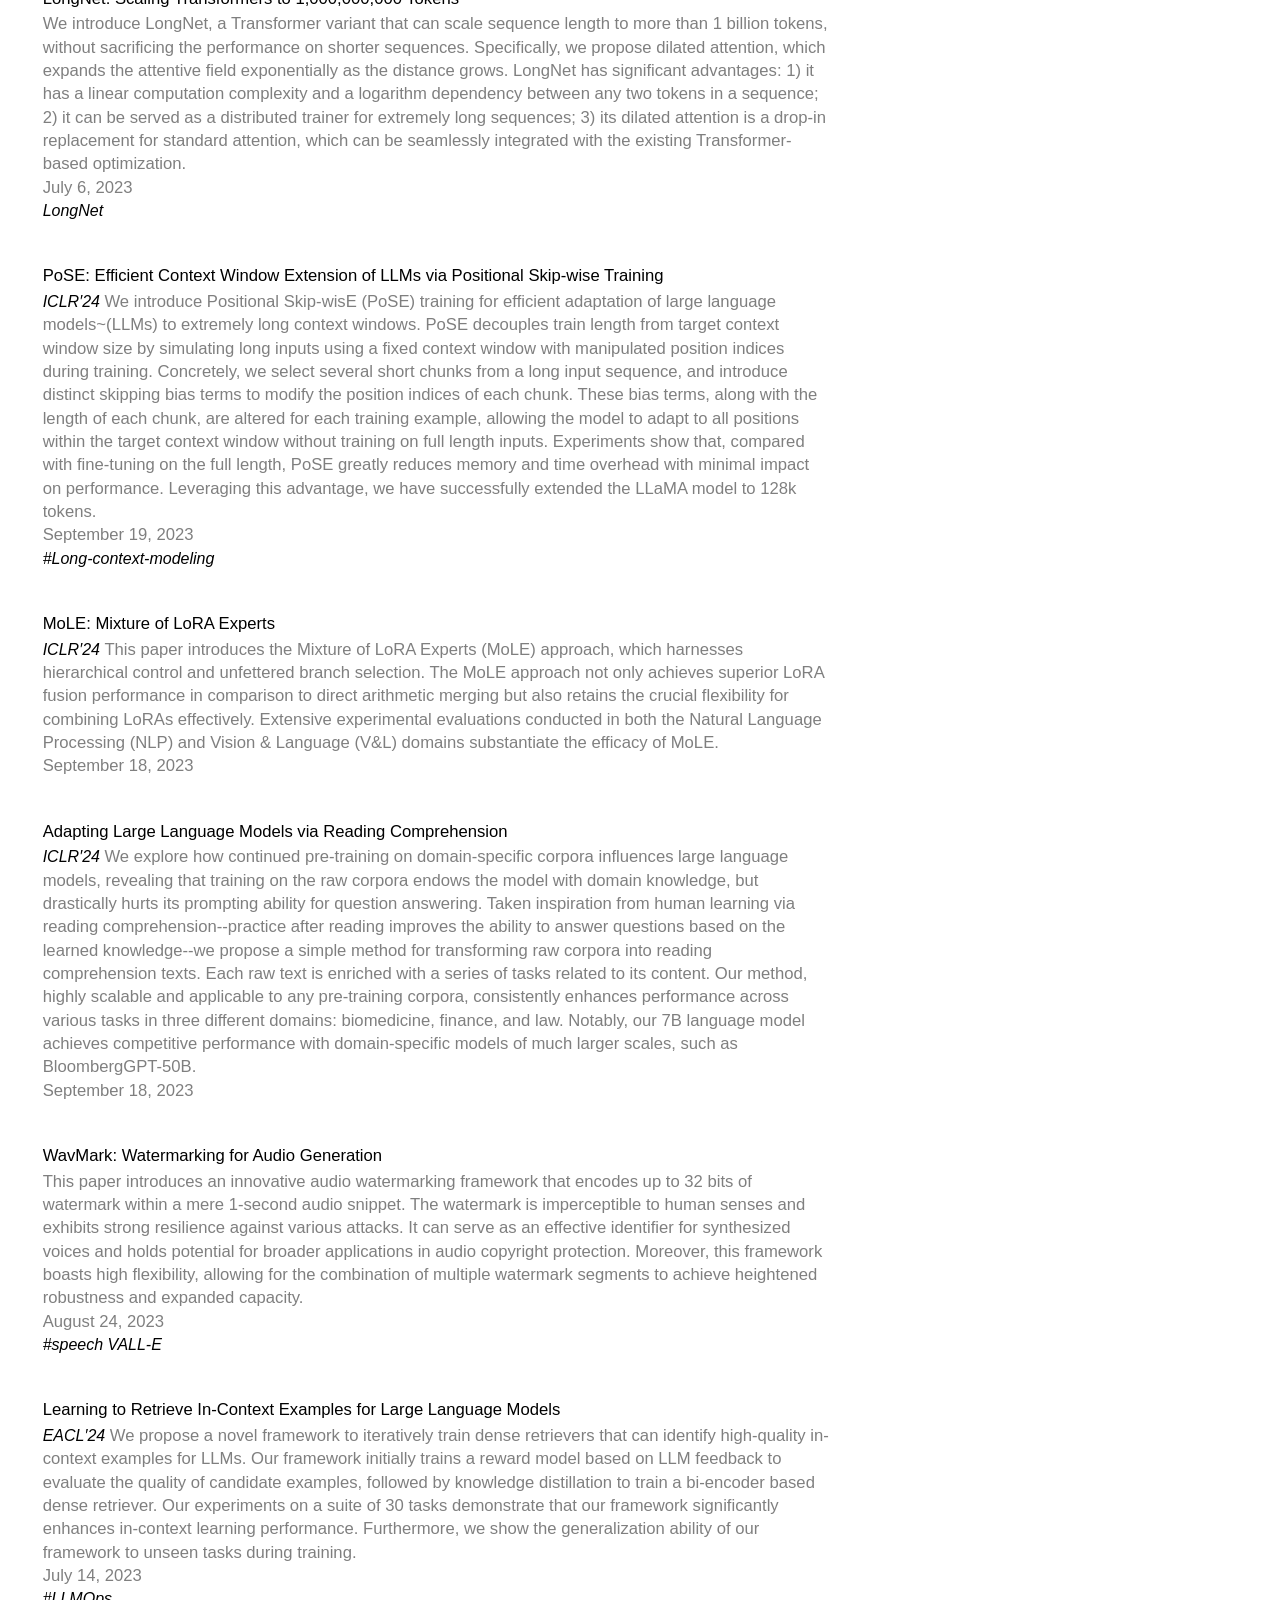
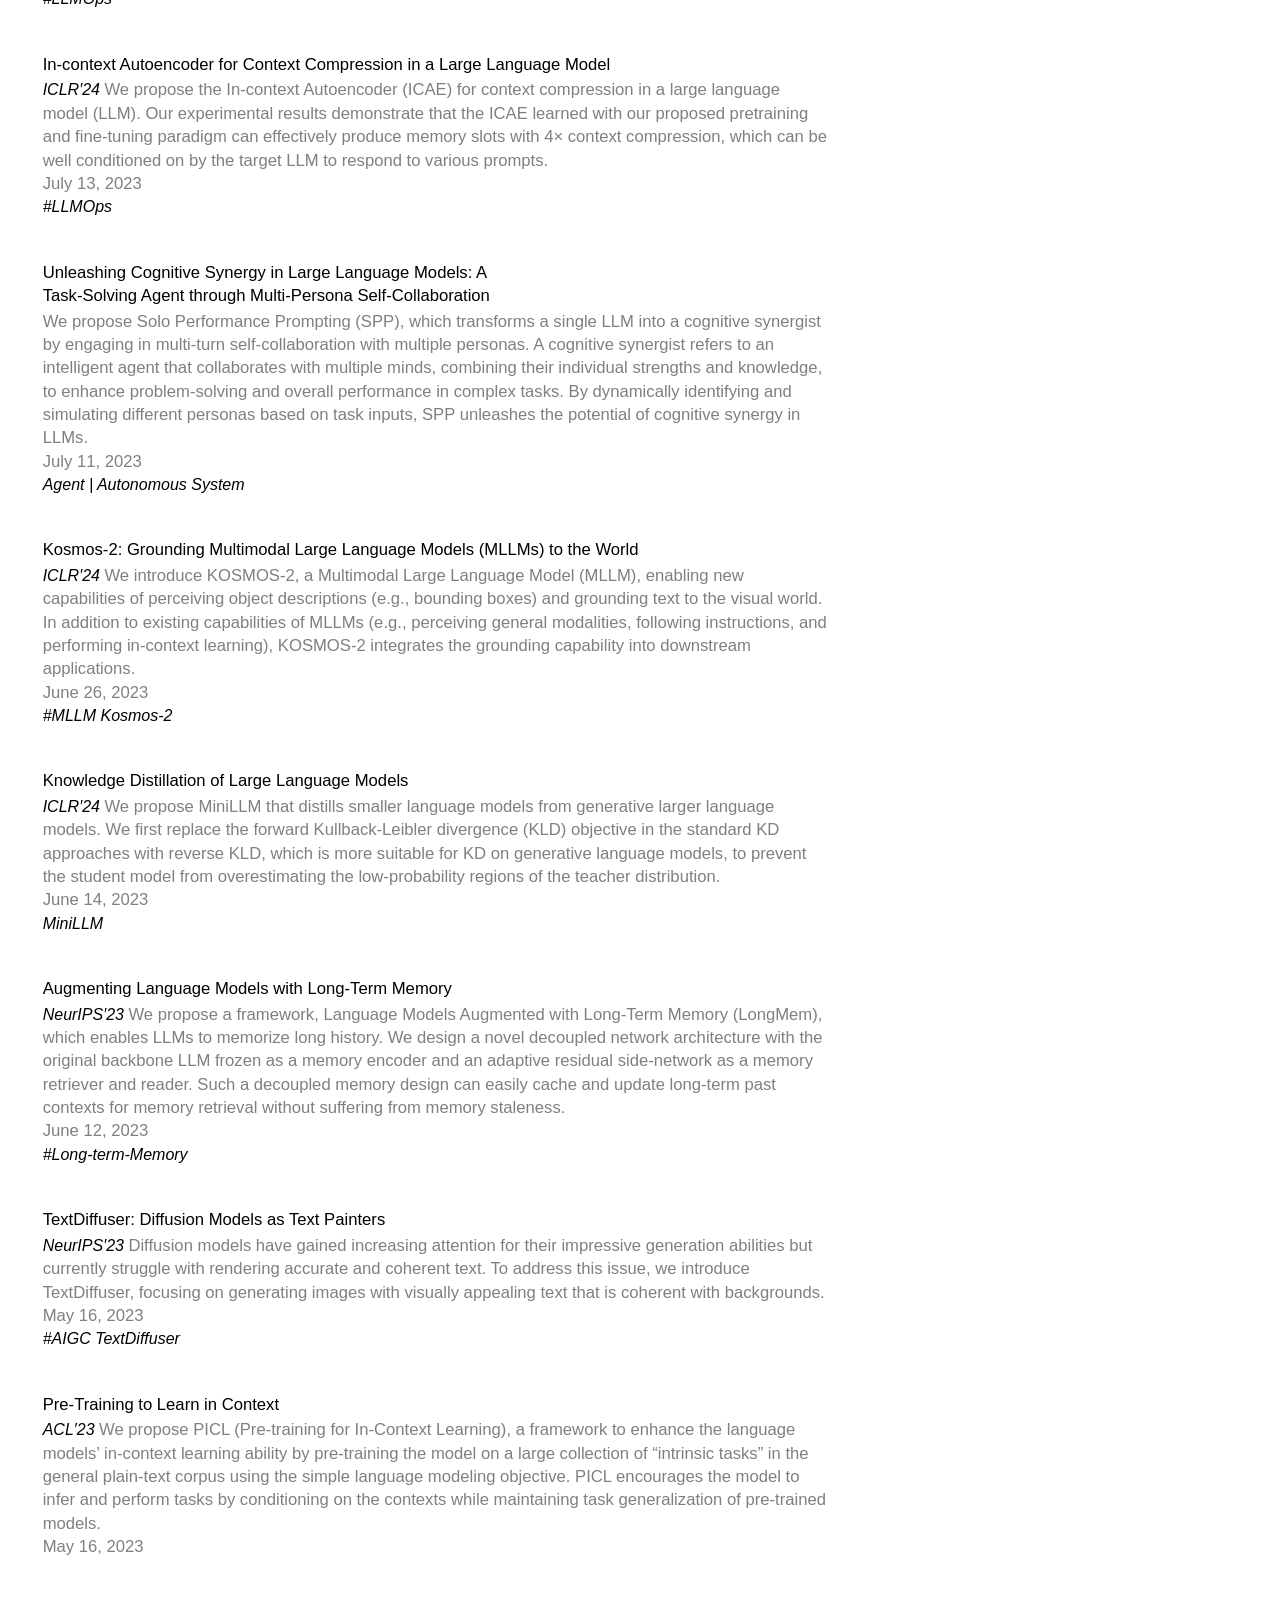
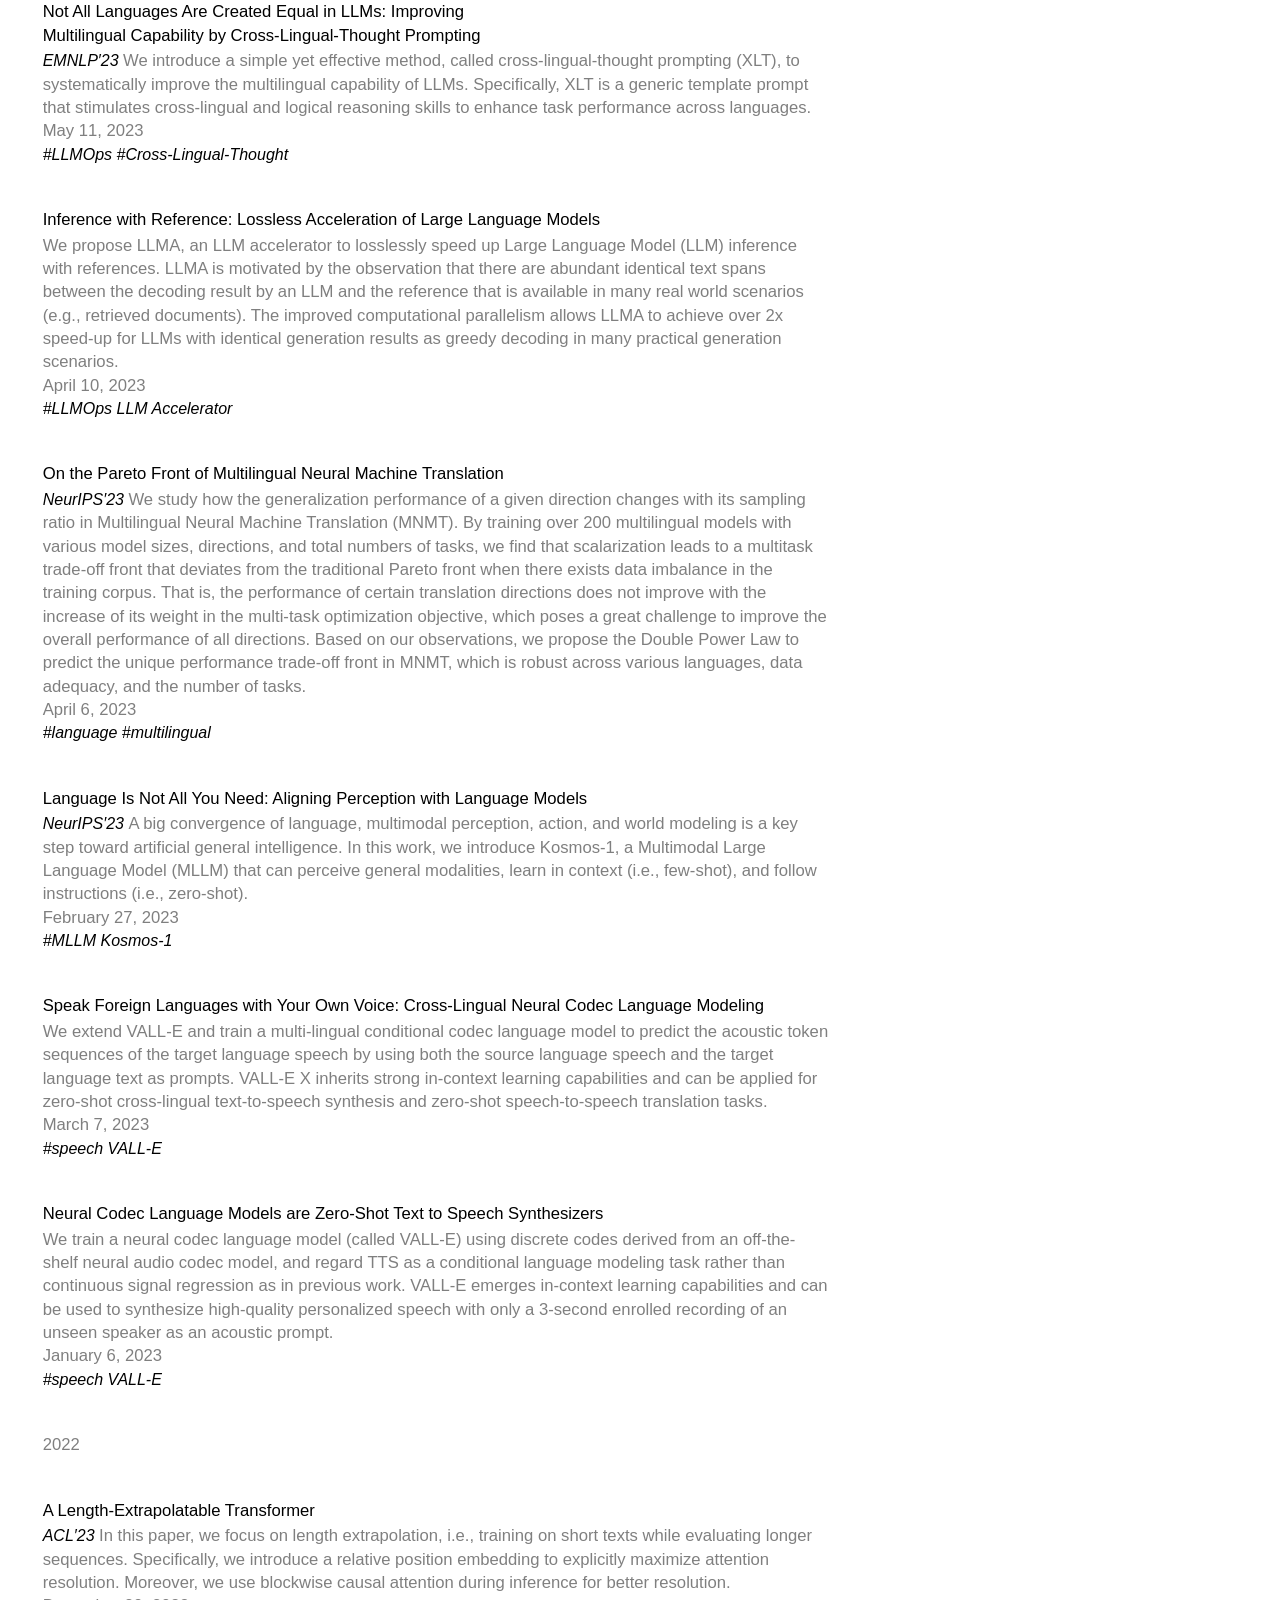
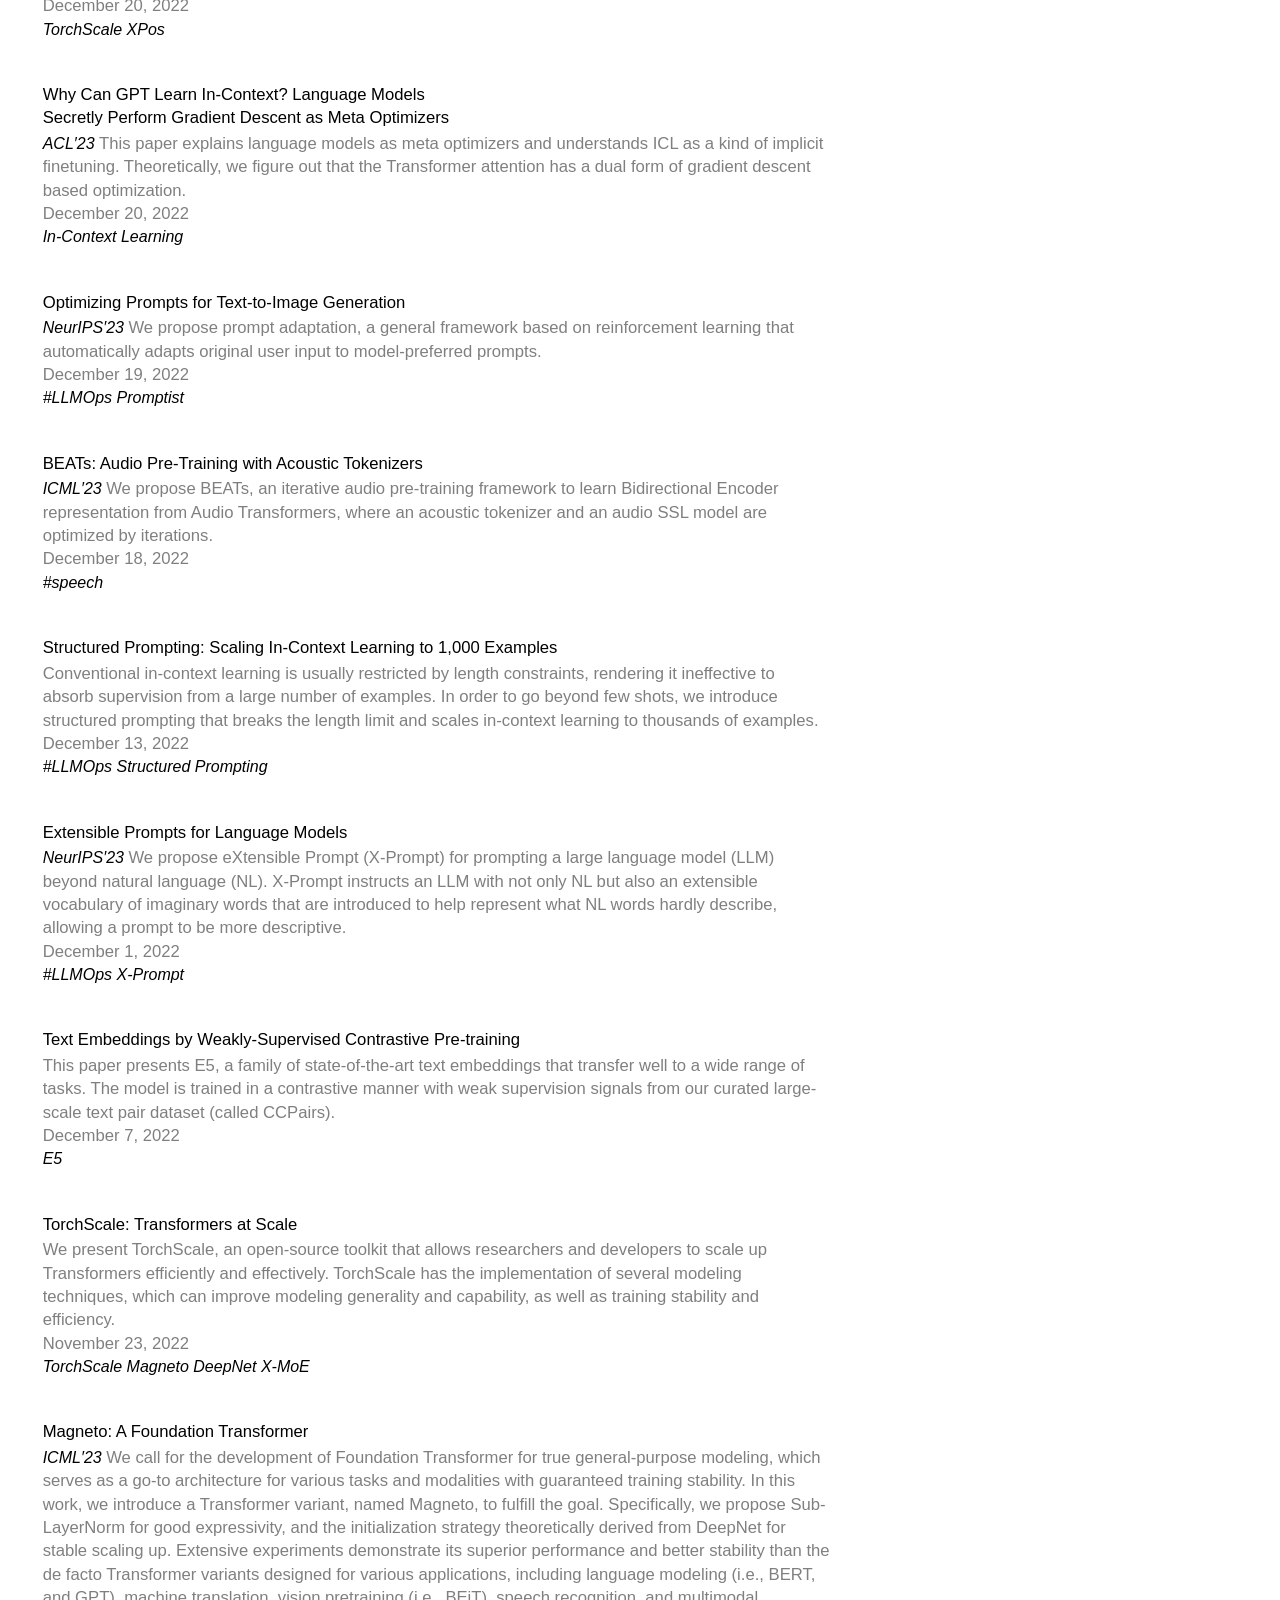
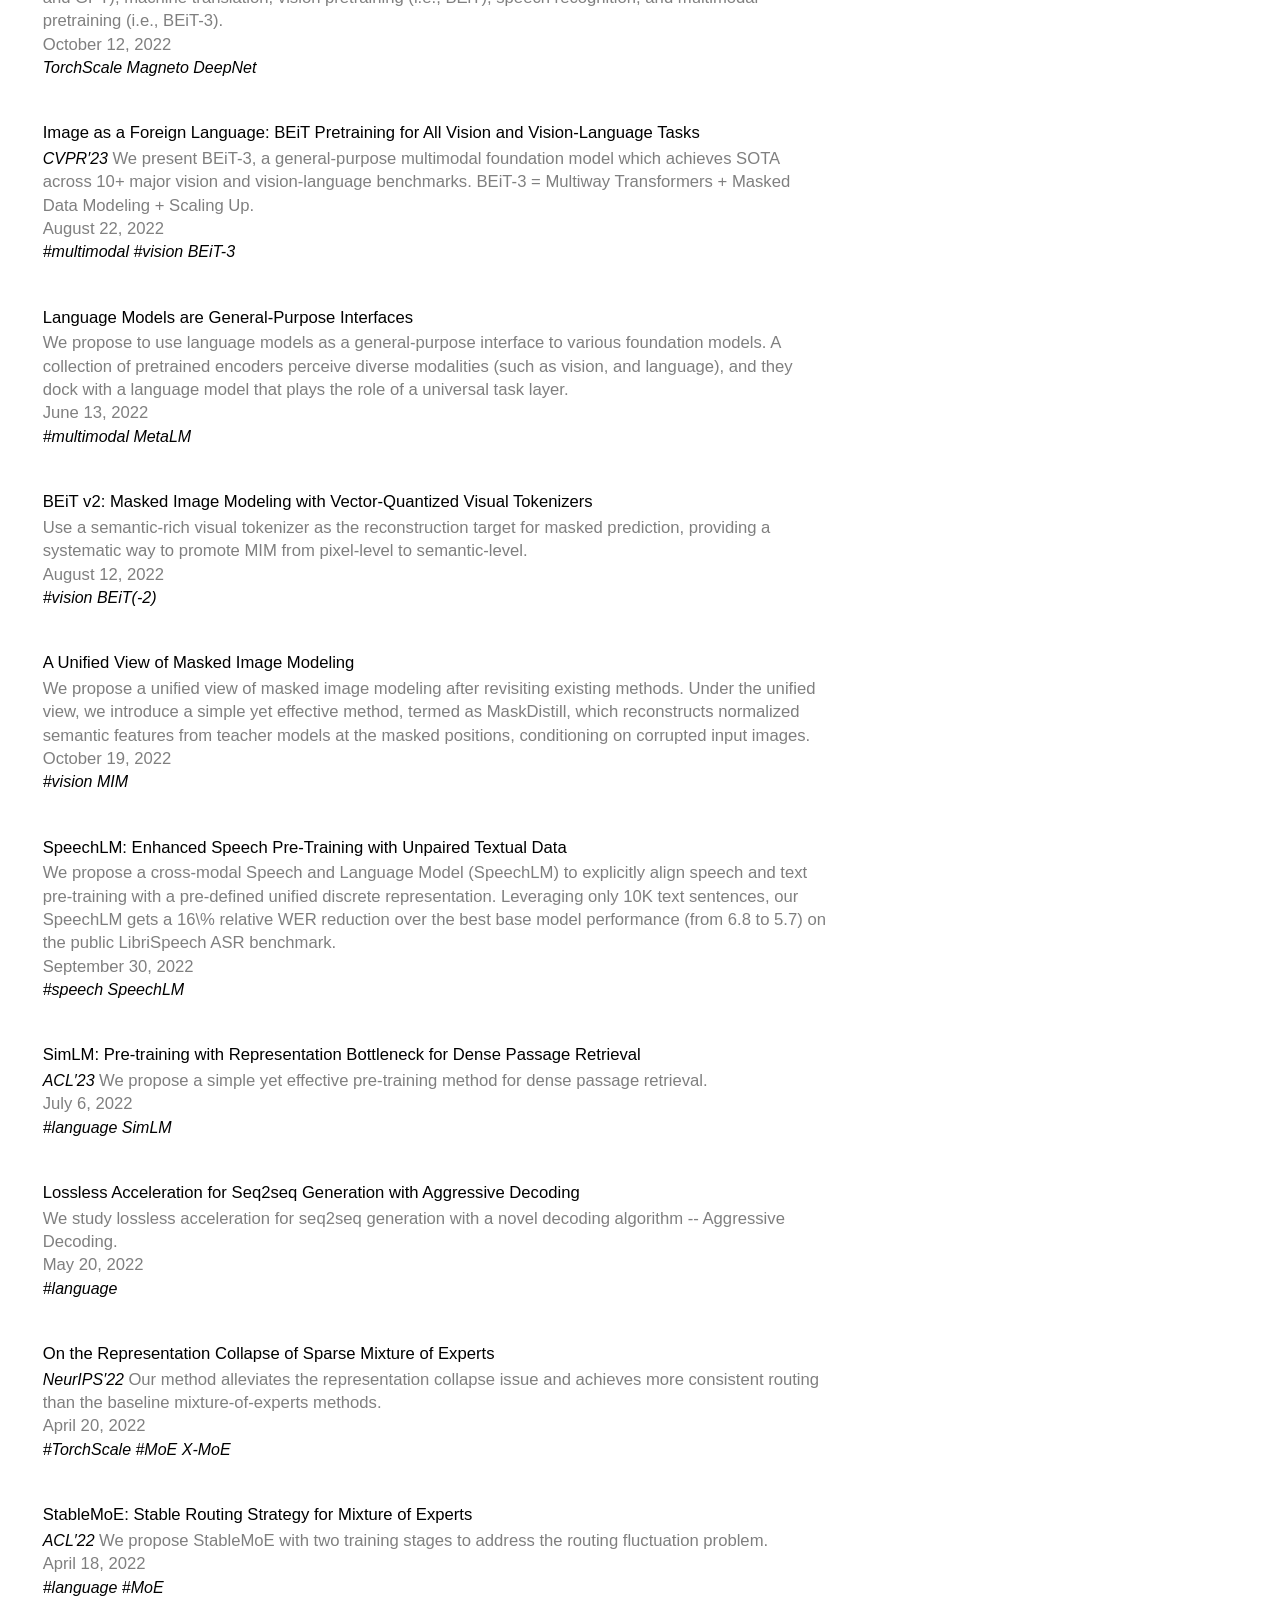
<file: agi/research.html>
<!DOCTYPE html>
<html lang="en">

<head>
    <script>
        window.dataLayer = window.dataLayer || [];
        function gtag() { dataLayer.push(arguments); }
        gtag('js', new Date());

        gtag('config', 'UA-71156606-1');
    </script>
    <meta charset="utf-8" />
    <meta charset="utf-8" />
    <meta http-equiv="X-UA-Compatible" content="IE=edge" />
    <title>Advancing AI for humanity | Foundation of AI</title>
    <meta name="viewport" content="width=device-width, initial-scale=1, maximum-scale=1" />
    <link rel="stylesheet" type="text/css" href="./assets/css/main.css" />

    <script type="text/javascript">document.documentElement.className = 'js';</script>
    <meta name="referrer" content="no-referrer-when-downgrade" />
    
    <meta property="og:image:width" content="3200" />
    <meta property="og:image:height" content="1800" />

    <meta name="generator" content="Ghost 5.12" />
    <style id="gh-members-styles">
        .gh-post-upgrade-cta-content,
        .gh-post-upgrade-cta {
            display: flex;
            flex-direction: column;
            align-items: center;
            font-family: -apple-system, BlinkMacSystemFont, 'Segoe UI', Roboto, Oxygen, Ubuntu, Cantarell, 'Open Sans', 'Helvetica Neue', sans-serif;
            text-align: center;
            width: 100%;
            color: #ffffff;
            font-size: 16px;
        }

        .gh-post-upgrade-cta-content {
            border-radius: 8px;
            padding: 40px 4vw;
        }

        .gh-post-upgrade-cta h2 {
            color: #ffffff;
            font-size: 28px;
            letter-spacing: -0.2px;
            margin: 0;
            padding: 0;
        }

        .gh-post-upgrade-cta p {
            margin: 20px 0 0;
            padding: 0;
        }

        .gh-post-upgrade-cta small {
            font-size: 16px;
            letter-spacing: -0.2px;
        }

        .gh-post-upgrade-cta a {
            color: #ffffff;
            cursor: pointer;
            font-weight: 500;
            box-shadow: none;
            text-decoration: underline;
        }

        .gh-post-upgrade-cta a:hover {
            color: #ffffff;
            opacity: 0.8;
            box-shadow: none;
            text-decoration: underline;
        }

        .gh-post-upgrade-cta a.gh-btn {
            display: block;
            background: #ffffff;
            text-decoration: none;
            margin: 28px 0 0;
            padding: 8px 18px;
            border-radius: 4px;
            font-size: 16px;
            font-weight: 600;
        }

        .gh-post-upgrade-cta a.gh-btn:hover {
            opacity: 0.92;
        }
    </style>
    <script defer src="./assets/js/cards.min.js"></script>
    <style>
        :root {
            --ghost-accent-color: #15171A;
        }
        tag {
            /* color: -webkit-link; */
            font-style: italic;
            font-size: 16px;
            color: black;
            /* color: white;
            background-color: #264653!important;
            font-weight: 600;
            padding: 0px 3px 0 3px;
            margin-right: 5px; */
        }
        /* tag.conf {
            color: white;
            background-color: #2a9d8f!important;
            font-weight: 600;
            padding: 0px 3px 0 3px;
        } */
        
    </style>
    <link rel="stylesheet" type="text/css" href="./assets/css/cards.min.css">
</head>

<body>

    <header>
        <nav class="nav container" data-url="/blog/">
            <div class="nav-row row align-items-center">
                <div class="d-none d-sm-block col-sm nav-symbol-wrap">
                    <a href="./index.html"> Home </a>
                </div>
                <div class="col col-sm-auto">
                    <ul class="d-flex flex-row align-items-center justify-content-between small-caps">
                        <div class="d-sm-none nav-symbol-wrap">
                        </div>
                        
                        <!--li class="ml-sm-1.75" style="margin-top:0.5px"><a class="nav-link" href="overview.html"
                                data-slug="research">Overview</a></li-->

                        <li class="ml-sm-1.75" style="margin-top:0.5px"><a class="nav-link active" href="research.html"
                                data-slug="research">Research</a></li>

                        <li class="ml-sm-1.75" style="margin-top:0.5px"><a class="nav-link" href="blog.html"
                                data-slug="blog">Blog</a></li>

                        <li class="ml-sm-1.75" style="margin-top:0.5px"><a class="nav-link" href="about.html"
                                data-slug="about">About</a></li>
                    </ul>
                </div>
            </div>
        </nav>

    </header>
    
   
    <div class="container mt-4">
        <h2 class="mb-2">Publication</h2>
        <p style="padding-bottom:20px"><a href="overview.html"><font color="blue">Highlights</font></a></p>
        
        <div class="post-card-full medium-xsmall-copy" data-year="2024">
            <div class="row">
                <div class="col-12 col-md-8">
                    <div class="post-card-full-hide color-fg-50 mb-1.5">2024</div>
                    <div class="mb-1.5">
                        <h5 class="medium-xsmall-copy balance-text mb-1/12"><a
                                href=https://arxiv.org/abs/2405.05254>You Only Cache Once: Decoder-Decoder Architectures for Language Models</a></h5>
                        <div>
                            <a href=https://arxiv.org/abs/2405.05254 class="color-fg-50">
                               We introduce a decoder-decoder architecture, YOCO, for large language models, which only caches key-value pairs once. It consists of two components, i.e., a cross-decoder stacked upon a self-decoder. The self-decoder efficiently encodes global key-value (KV) caches that are reused by the cross-decoder via cross-attention. The overall model behaves like a decoder-only Transformer, although YOCO only caches once. The design substantially reduces GPU memory demands, yet retains global attention capability. Additionally, the computation flow enables prefilling to early exit without changing the final output, thereby significantly speeding up the prefill stage. Experimental results demonstrate that YOCO achieves favorable performance compared to Transformer in various settings of scaling up model size and number of training tokens. We also extend YOCO to 1M context length with near-perfect needle retrieval accuracy. The profiling results show that YOCO improves inference memory, prefill latency, and throughput by orders of magnitude across context lengths and model sizes.
                               <br>
                                <time datetime="2024-05-09">May 9, 2024</time>
                            </a>
                            <br>
                            <tag> YOCO | RetNet(-3) </tag> 
                        </div>
                    </div>
                </div>
            </div>
        </div>
        
        <div class="post-card-full medium-xsmall-copy" data-year="2024">
            <div class="row">
                <div class="col-12 col-md-8">
                    <div class="mb-1.5">
                        <h5 class="medium-xsmall-copy balance-text mb-1/12"><a
                                href=https://github.com/microsoft/unilm/blob/master/bitnet/The-Era-of-1-bit-LLMs__Training_Tips_Code_FAQ.pdf>The Era of 1-bit LLMs: Training Tips, Code and FAQ</a></h5>
                        <div>
                            <a href=https://github.com/microsoft/unilm/blob/master/bitnet/The-Era-of-1-bit-LLMs__Training_Tips_Code_FAQ.pdf class="color-fg-50">
                               We present details and tips for training 1-bit LLMs. We also provide additional experiments and results that were not reported and responses to questions regarding the ``The-Era-of-1-bit-LLM'' paper. Finally, we include the official PyTorch implementation of BitNet (b1.58 and b1) for future research and development of 1-bit LLMs.
                                <br>
                                <time datetime="2024-03-20">Mar 20, 2024</time>
                            </a>
                            <br>
                            <tag> BitNet | The Era of 1-bit LLMs </tag> 
                        </div>
                    </div>
                </div>
            </div>
        </div>
        
        <div class="post-card-full medium-xsmall-copy" data-year="2024">
            <div class="row">
                <div class="col-12 col-md-8">
                    <div class="mb-1.5">
                        <h5 class="medium-xsmall-copy balance-text mb-1/12"><a
                                href=https://arxiv.org/abs/2402.17764>The Era of 1-bit LLMs: All Large Language Models are in 1.58 Bits</a></h5>
                        <div>
                            <a href=https://arxiv.org/abs/2402.17764 class="color-fg-50">
                               Recent research, such as BitNet, is paving the way for a new era of 1-bit Large Language Models (LLMs). In this work, we introduce a 1-bit LLM variant, namely BitNet b1.58, in which every single parameter (or weight) of the LLM is ternary {-1, 0, 1}. It matches the full-precision (i.e., FP16 or BF16) Transformer LLM with the same model size and training tokens in terms of both perplexity and end-task performance, while being significantly more cost-effective in terms of latency, memory, throughput, and energy consumption. More profoundly, the 1.58-bit LLM defines a new scaling law and recipe for training new generations of LLMs that are both high-performance and cost-effective. Furthermore, it enables a new computation paradigm and opens the door for designing specific hardware optimized for 1-bit LLMs.
                                <br>
                                <time datetime="2024-02-28">Feb 28, 2024</time>
                            </a>
                            <br>
                            <tag> BitNet | The Era of 1-bit LLMs </tag> 
                        </div>
                    </div>
                </div>
            </div>
        </div>
        
        <div class="post-card-full medium-xsmall-copy" data-year="2024">
            <div class="row">
                <div class="col-12 col-md-8">
                    <div class="mb-1.5">
                        <h5 class="medium-xsmall-copy balance-text mb-1/12"><a
                                href=https://arxiv.org/abs/2406.14491>Instruction Pre-Training: Language Models are Supervised Multitask Learners</a></h5>
                        <div>
                            <a href=https://arxiv.org/abs/2406.14491 class="color-fg-50">
                               Unsupervised multitask pre-training has been the critical method behind the recent success of language models (LMs). However, supervised multitask learning still holds significant promise, as scaling it in the post-training stage trends towards better generalization. In this paper, we explore supervised multitask pre-training by proposing Instruction Pre-Training, a framework that scalably augments massive raw corpora with instruction-response pairs to pre-train LMs. The instruction-response pairs are generated by an efficient instruction synthesizer built on open-source models. In our experiments, we synthesize 200M instruction-response pairs covering 40+ task categories to verify the effectiveness of Instruction Pre-Training. In pre-training from scratch, Instruction Pre-Training not only consistently enhances pre-trained base models but also benefits more from further instruction tuning.
                                <br>
                                <time datetime="2024-06-20">Jun 20, 2024</time>
                            </a>
                            <br>
                            <tag> LLM </tag> 
                        </div>
                    </div>
                </div>
            </div>
        </div>
        
        <div class="post-card-full medium-xsmall-copy" data-year="2024">
            <div class="row">
                <div class="col-12 col-md-8">
                    <div class="mb-1.5">
                        <h5 class="medium-xsmall-copy balance-text mb-1/12"><a
                                href=https://arxiv.org/abs/2406.05370>VALL-E 2: Neural Codec Language Models are Human Parity Zero-Shot Text to Speech Synthesizers</a></h5>
                        <div>
                            <a href=https://arxiv.org/abs/2406.05370 class="color-fg-50">
                               This paper introduces VALL-E 2, the latest advancement in neural codec language models that marks a milestone in zero-shot text-to-speech synthesis (TTS), achieving human parity for the first time. Based on its predecessor, VALL-E, the new iteration introduces two significant enhancements: Repetition Aware Sampling refines the original nucleus sampling process by accounting for token repetition in the decoding history. It not only stabilizes the decoding but also circumvents the infinite loop issue. Grouped Code Modeling organizes codec codes into groups to effectively shorten the sequence length, which not only boosts inference speed but also addresses the challenges of long sequence modeling. Our experiments on the LibriSpeech and VCTK datasets show that VALL-E 2 surpasses previous systems in speech robustness, naturalness, and speaker similarity. It is the first of its kind to reach human parity on these benchmarks. Moreover, VALL-E 2 consistently synthesizes high-quality speech, even for sentences that are traditionally challenging due to their complexity or repetitive phrases. The advantages of this work could contribute to valuable endeavors, such as generating speech for individuals with aphasia or people with amyotrophic lateral sclerosis.
                                <br>
                                <time datetime="2024-06-08">Jun 8, 2024</time>
                            </a>
                            <br>
                            <tag> VALL-E </tag> 
                        </div>
                    </div>
                </div>
            </div>
        </div>
        
        <div class="post-card-full medium-xsmall-copy" data-year="2024">
            <div class="row">
                <div class="col-12 col-md-8">
                    <div class="mb-1.5">
                        <h5 class="medium-xsmall-copy balance-text mb-1/12"><a
                                href=https://arxiv.org/abs/2404.15045>Multi-Head Mixture-of-Experts</a></h5>
                        <div>
                            <a href=https://arxiv.org/abs/2404.15045 class="color-fg-50">
                               We propose Multi-Head Mixture-of-Experts (MH-MoE), which employs a multi-head mechanism to split each token into multiple sub-tokens. These sub-tokens are then assigned to and processed by a diverse set of experts in parallel, and seamlessly reintegrated into the original token form. The multi-head mechanism enables the model to collectively attend to information from various representation spaces within different experts, while significantly enhances expert activation, thus deepens context understanding and alleviate overfitting. Extensive experimental results across three tasks: English-focused language modeling, Multi-lingual language modeling and Masked multi-modality modeling tasks, demonstrate the effectiveness of MH-MoE.

                                <br>
                                <time datetime="2024-04-23">Apr 23, 2024</time>
                            </a>
                            <br>
                            <tag> MoE </tag> 
                        </div>
                    </div>
                </div>
            </div>
        </div>
        
        <div class="post-card-full medium-xsmall-copy" data-year="2024">
            <div class="row">
                <div class="col-12 col-md-8">
                    <div class="mb-1.5">
                        <h5 class="medium-xsmall-copy balance-text mb-1/12"><a
                                href=https://arxiv.org/abs/2405.12130>MoRA: High-Rank Updating for Parameter-Efficient Fine-Tuning</a></h5>
                        <div>
                            <a href=https://arxiv.org/abs/2405.12130 class="color-fg-50">
                               Low-rank adaptation is a popular parameter-efficient fine-tuning method for large language models. In this paper, we analyze the impact of low-rank updating, as implemented in LoRA. Our findings suggest that the low-rank updating mechanism may limit the ability of LLMs to effectively learn and memorize new knowledge. Inspired by this observation, we propose a new method called MoRA, which employs a square matrix to achieve high-rank updating while maintaining the same number of trainable parameters. We perform a comprehensive evaluation of our method across five tasks: instruction tuning, mathematical reasoning, continual pretraining, memory and pretraining. Our method outperforms LoRA on memory-intensive tasks and achieves comparable performance on other tasks.

                                <br>
                                <time datetime="2024-05-20">May 20, 2024</time>
                            </a>
                            <br>
                            <tag> MoRA </tag> 
                        </div>
                    </div>
                </div>
            </div>
        </div>
        
        <div class="post-card-full medium-xsmall-copy" data-year="2024">
            <div class="row">
                <div class="col-12 col-md-8">
                    <div class="mb-1.5">
                        <h5 class="medium-xsmall-copy balance-text mb-1/12"><a
                                href=https://arxiv.org/abs/2402.17759>Towards Optimal Learning of Language Models</a></h5>
                        <div>
                            <a href=https://arxiv.org/abs/2402.17759 class="color-fg-50">
                               This work studies the general principles of improving the learning of language models (LMs), which aims at reducing the necessary training steps for achieving superior performance. Specifically, we present a theory for the optimal learning of LMs. We first propose an objective that optimizes LM learning by maximizing the data compression ratio in an "LM-training-as-lossless-compression" view. Then, we derive a theorem, named Learning Law, to reveal the properties of the dynamics in the optimal learning process under our objective. The theorem is then validated by experiments on a linear classification and a real-world language modeling task. Finally, we empirically verify that the optimal learning of LMs essentially stems from the improvement of the coefficients in the scaling law of LMs, indicating great promise and significance for designing practical learning acceleration methods.
                                <br>
                                <time datetime="2024-02-28">Feb 28, 2024</time>
                            </a>
                            <br>
                            <tag> Learning Law </tag> 
                        </div>
                    </div>
                </div>
            </div>
        </div>
        
        <div class="post-card-full medium-xsmall-copy" data-year="2024">
            <div class="row">
                <div class="col-12 col-md-8">
                    <div class="mb-1.5">
                        <h5 class="medium-xsmall-copy balance-text mb-1/12"><a
                                href=https://arxiv.org/abs/2404.03622>Visualization-of-Thought Elicits Spatial Reasoning in Large Language Models</a></h5>
                        <div>
                            <a href=https://arxiv.org/abs/2404.03622 class="color-fg-50">
                               We propose Visualization-of-Thought (VoT) prompting to elicit spatial reasoning of LLMs by visualizing their reasoning traces, thereby guiding subsequent reasoning steps. We employed VoT for multi-hop spatial reasoning tasks, including natural language navigation, visual navigation, and visual tiling in 2D grid worlds. Experimental results demonstrated that VoT significantly enhances the spatial reasoning abilities of LLMs. Notably, VoT outperformed existing multimodal large language models (MLLMs) in these tasks. While VoT works surprisingly well on LLMs, the ability to generate \textit{mental images} to facilitate spatial reasoning resembles the mind's eye process, suggesting its potential viability in MLLMs.
                                <br>
                                <time datetime="2024-04-04">Apr 4, 2024</time>
                            </a>
                            <br>
                            <tag> Spatial Reasoning | VoT</tag> 
                        </div>
                    </div>
                </div>
            </div>
        </div>
        
        <div class="post-card-full medium-xsmall-copy" data-year="2024">
            <div class="row">
                <div class="col-12 col-md-8">
                    <div class="mb-1.5">
                        <h5 class="medium-xsmall-copy balance-text mb-1/12"><a
                                href=https://arxiv.org/abs/2404.01230>LLM as a Mastermind: A Survey of Strategic Reasoning with Large Language Models</a></h5>
                        <div>
                            <a href=https://arxiv.org/abs/2404.01230 class="color-fg-50">
                               This paper presents a comprehensive survey of the current status and opportunities for Large Language Models (LLMs) in strategic reasoning, a sophisticated form of reasoning that necessitates understanding and predicting adversary actions in multi-agent settings while adjusting strategies accordingly.
                                <br>
                                <time datetime="2024-04-04">Apr 4, 2024</time>
                            </a>
                            <br>
                            <tag> Strategic Reasoning | Agent</tag> 
                        </div>
                    </div>
                </div>
            </div>
        </div>
        
        <div class="post-card-full medium-xsmall-copy" data-year="2024">
            <div class="row">
                <div class="col-12 col-md-8">
                    <div class="mb-1.5">
                        <h5 class="medium-xsmall-copy balance-text mb-1/12"><a
                                href=https://arxiv.org/abs/2404.00656>WavLLM: Towards Robust and Adaptive Speech Large Language Model</a></h5>
                        <div>
                            <a href=https://arxiv.org/abs/2404.00656 class="color-fg-50">
                               We introduce WavLLM, a robust and adaptive speech large language model with dual encoders, and a prompt-aware LoRA weight adapter, optimized by a two-stage curriculum learning approach. Leveraging dual encoders, we decouple different types of speech information, utilizing a Whisper encoder to process the semantic content of speech, and a WavLM encoder to capture the unique characteristics of the speaker's identity. Within the curriculum learning framework, WavLLM first builds its foundational capabilities by optimizing on mixed elementary single tasks, followed by advanced multi-task training on more complex tasks such as combinations of the elementary tasks. To enhance the flexibility and adherence to different tasks and instructions, a prompt-aware LoRA weight adapter is introduced in the second advanced multi-task training stage. 
                                <br>
                                <time datetime="2024-03-31">Mar 31, 2024</time>
                            </a>
                            <br>
                            <tag> MLLM | Speech LLMs</tag> 
                        </div>
                    </div>
                </div>
            </div>
        </div>
        
        <div class="post-card-full medium-xsmall-copy" data-year="2024">
            <div class="row">
                <div class="col-12 col-md-8">
                    <div class="mb-1.5">
                        <h5 class="medium-xsmall-copy balance-text mb-1/12"><a
                                href=https://arxiv.org/abs/2403.02884>MathScale: Scaling Instruction Tuning for Mathematical Reasoning</a></h5>
                        <div>
                            <a href=https://arxiv.org/abs/2403.02884 class="color-fg-50">
                               We propose MathScale, a simple and scalable method to create high-quality mathematical reasoning data using frontier LLMs. Inspired by the cognitive mechanism in human mathematical learning, it first extracts topics and knowledge points from seed math questions and then build a concept graph, which is subsequently used to generate new math questions. MathScale exhibits effective scalability along the size axis of the math dataset that we generate.
                                <br>
                                <time datetime="2024-03-05">Mar 5, 2024</time>
                            </a>
                            <br>
                            <tag> Scaling | Instruction Tuning</tag> 
                        </div>
                    </div>
                </div>
            </div>
        </div>
        
        <div class="post-card-full medium-xsmall-copy" data-year="2024">
            <div class="row">
                <div class="col-12 col-md-8">
                    <div class="mb-1.5">
                        <h5 class="medium-xsmall-copy balance-text mb-1/12"><a
                                href=https://arxiv.org/abs/2402.18039>ResLoRA: Identity Residual Mapping in Low-Rank Adaption</a></h5>
                        <div>
                            <a href=https://arxiv.org/abs/2402.18039 class="color-fg-50">
                               Updating the weights of LoRA blocks effectively and expeditiously is challenging due to the long calculation path in the original model. To address this, we propose ResLoRA, an improved framework of LoRA. By adding residual paths during training and using merging approaches to eliminate these extra paths during inference, our method can achieve better results in fewer training steps without any extra trainable parameters or inference cost compared to LoRA.
                                <br>
                                <time datetime="2024-02-28">Feb 28, 2024</time>
                            </a>
                            <br>
                            <tag> LLM</tag> 
                        </div>
                    </div>
                </div>
            </div>
        </div>
        
        <div class="post-card-full medium-xsmall-copy" data-year="2024">
            <div class="row">
                <div class="col-12 col-md-8">
                    <div class="mb-1.5">
                        <h5 class="medium-xsmall-copy balance-text mb-1/12"><a
                                href=https://arxiv.org/abs/2402.16438>Language-Specific Neurons: The Key to Multilingual Capabilities in Large Language Models</a></h5>
                        <div>
                            <a href=https://arxiv.org/abs/2402.16438 class="color-fg-50">
                               In this paper, we delve into the composition of Transformer architectures in LLMs to pinpoint language-specific regions. Specially, we propose a novel detection method, language activation probability entropy (LAPE), to identify language-specific neurons within LLMs.
                                <br>
                                <time datetime="2024-02-26">Feb 26, 2024</time>
                            </a>
                            <br>
                            <tag> LLM</tag> 
                        </div>
                    </div>
                </div>
            </div>
        </div>
        
        <div class="post-card-full medium-xsmall-copy" data-year="2024">
            <div class="row">
                <div class="col-12 col-md-8">
                    <div class="mb-1.5">
                        <h5 class="medium-xsmall-copy balance-text mb-1/12"><a
                                href=https://arxiv.org/abs/2402.13064>Synthetic Data (Almost) from Scratch: Generalized Instruction Tuning for Language Models</a></h5>
                        <div>
                            <a href=https://arxiv.org/abs/2402.13064 class="color-fg-50">
                               We introduce Generalized Instruction Tuning (called GLAN), a general and scalable method for instruction tuning of Large Language Models (LLMs). Unlike prior work that relies on seed examples or existing datasets to construct instruction tuning data, GLAN exclusively utilizes a pre-curated taxonomy of human knowledge and capabilities as input and generates large-scale synthetic instruction data across all disciplines. Specifically, inspired by the systematic structure in human education system, we build the taxonomy by decomposing human knowledge and capabilities to various fields, sub-fields and ultimately, distinct disciplines semi-automatically, facilitated by LLMs. Extensive experiments on large language models (e.g., Mistral) demonstrate that GLAN excels in multiple dimensions from mathematical reasoning, coding, academic exams, logical reasoning to general instruction following without using task-specific training data of these tasks. In addition, GLAN allows for easy customization and new fields or skills can be added by simply incorporating a new node into our taxonomy.
                                <br>
                                <time datetime="2024-02-20">Feb 20, 2024</time>
                            </a>
                            <br>
                            <tag> GLAN </tag> 
                        </div>
                    </div>
                </div>
            </div>
        </div>
        
        <div class="post-card-full medium-xsmall-copy" data-year="2024">
            <div class="row">
                <div class="col-12 col-md-8">
                    <div class="mb-1.5">
                        <h5 class="medium-xsmall-copy balance-text mb-1/12"><a
                                href=https://arxiv.org/abs/2402.05672>Multilingual E5 Text Embeddings: A Technical Report</a></h5>
                        <div>
                            <a href=https://arxiv.org/abs/2402.05672 class="color-fg-50">
                               This technical report presents the training methodology and evaluation results of the open-source multilingual E5 text embedding models, released in mid-2023. Three embedding models of different sizes (small / base / large) are provided, offering a balance between the inference efficiency and embedding quality. The training procedure adheres to the English E5 model recipe, involving contrastive pre-training on 1 billion multilingual text pairs, followed by fine-tuning on a combination of labeled datasets. Additionally, we introduce a new instruction-tuned embedding model, whose performance is on par with state-of-the-art, English-only models of similar sizes.
                                <br>
                                <time datetime="2024-02-02">Feb 2, 2024</time>
                            </a>
                            <br>
                            <tag> E5 embeddings </tag> 
                        </div>
                    </div>
                </div>
            </div>
        </div>
        
        <div class="post-card-full medium-xsmall-copy" data-year="2024">
            <div class="row">
                <div class="col-12 col-md-8">
                    <div class="mb-1.5">
                        <h5 class="medium-xsmall-copy balance-text mb-1/12"><a
                                href=https://browse.arxiv.org/abs/2402.01521>K-Level Reasoning with Large Language Models</a></h5>
                        <div>
                            <a href=https://browse.arxiv.org/abs/2402.01521 class="color-fg-50">
                               We propose a novel reasoning approach for LLMs, named "K-Level Reasoning". This approach adopts the perspective of rivals to recursively employ k-level thinking based on available historical information, which significantly improves the prediction accuracy of rivals' subsequent moves and informs more strategic decision-making. This research not only sets a robust quantitative benchmark for the assessment of dynamic reasoning but also markedly enhances the proficiency of LLMs in dynamic contexts.
                                <br>
                                <time datetime="2024-02-02">Feb 2, 2024</time>
                            </a>
                            <br>
                            <tag> Agent Reasoning </tag> 
                        </div>
                    </div>
                </div>
            </div>
        </div>
        
        <div class="post-card-full medium-xsmall-copy" data-year="2023">
            <div class="row">
                <div class="col-12 col-md-8">
                    <div class="post-card-full-hide color-fg-50 mb-1.5">2023</div>
                    <div class="mb-1.5">
                        <h5 class="medium-xsmall-copy balance-text mb-1/12"><a
                                href=https://arxiv.org/abs/2401.00368>Improving Text Embeddings with Large Language Models</a></h5>
                        <div>
                            <a href=https://arxiv.org/abs/2401.00368 class="color-fg-50">
                               <tag>ACL'24 </tag>In this paper, we introduce a novel and simple method for obtaining high-quality text embeddings using only synthetic data and less than 1k training steps. We leverage proprietary LLMs to generate diverse synthetic data for hundreds of thousands of text embedding tasks across nearly 100 languages. We then fine-tune open-source decoder-only LLMs on the synthetic data using standard contrastive loss. Experiments demonstrate that our method achieves strong performance on highly competitive text embedding benchmarks without using any labeled data. Furthermore, when fine-tuned with a mixture of synthetic and labeled data, our model sets new state-of-the-art results on the BEIR and MTEB benchmarks.
                                <br>
                                <time datetime="2023-12-31">Dec 31, 2023</time>
                            </a>
                            <br>
                            <tag> E5 </tag> 
                        </div>
                    </div>
                </div>
            </div>
        </div>
        
        <div class="post-card-full medium-xsmall-copy" data-year="2023">
            <div class="row">
                <div class="col-12 col-md-8">
                    <div class="mb-1.5">
                        <h5 class="medium-xsmall-copy balance-text mb-1/12"><a
                                href=https://arxiv.org/abs/2312.03558>When an Image is Worth 1,024 × 1,024 Words: A Case Study in Computational Pathology</a></h5>
                        <div>
                            <a href=https://arxiv.org/abs/2312.03558 class="color-fg-50">
                               We present LongViT, a vision Transformer that can process gigapixel images in an end-to-end manner. Specifically, we split the gigapixel image into a sequence of millions of patches and project them linearly into embeddings. LongNet is then employed to model the extremely long sequence, generating representations that capture both short-range and long-range dependencies. The linear computation complexity of LONGNET, along with its distributed algorithm, enables us to overcome the constraints of both computation and memory. 
                                <br>
                                <time datetime="2023-12-07">Dec 7, 2023</time>
                            </a>
                            <br>
                            <tag> LongViT LongNet </tag> 
                        </div>
                    </div>
                </div>
            </div>
        </div>
        
        <div class="post-card-full medium-xsmall-copy" data-year="2023">
            <div class="row">
                <div class="col-12 col-md-8">
                    <div class="mb-1.5">
                        <h5 class="medium-xsmall-copy balance-text mb-1/12"><a
                                href=https://arxiv.org/abs/2311.16465>TextDiffuser-2: Unleashing the Power of Language Models for Text Rendering</a></h5>
                        <div>
                            <a href=https://arxiv.org/abs/2311.16465 class="color-fg-50">
                               We present TextDiffuser-2, aiming to unleash the power of language models for text rendering. Firstly, we fine-tune a large language model for layout planning. The large language model is capable of automatically generating keywords for text rendering and also supports layout modification through chatting. Secondly, we utilize the language model within the diffusion model to encode the position and texts at the line level. Unlike previous methods that employed tight character-level guidance, this approach generates more diverse text images. 
                                <br>
                                <time datetime="2023-11-29">Nov 29, 2023</time>
                            </a>
                            <br>
                            <tag> TextDiffuser </tag> 
                        </div>
                    </div>
                </div>
            </div>
        </div>
        
        <div class="post-card-full medium-xsmall-copy" data-year="2023">
            <div class="row">
                <div class="col-12 col-md-8">
                    
                    <div class="mb-1.5">
                        <h5 class="medium-xsmall-copy balance-text mb-1/12"><a
                                href=https://arxiv.org/abs/2311.03220>ALYMPICS: Language Agents Meet Game Theory</a></h5>
                        <div>
                            <a href=https://arxiv.org/abs/2311.03220 class="color-fg-50">
                               This paper introduces Alympics, a platform that leverages Large Language Model (LLM) agents to facilitate investigations in game theory. By employing LLMs and autonomous agents to simulate human behavior and enable multi-agent collaborations, we can construct realistic and dynamic models of human interactions for game theory hypothesis formulating and testing.
                                <br>
                                <time datetime="2023-11-06">Nov 6, 2023</time>
                            </a>
                            <br>
                            <tag> #Agent ALYMPICS </tag> 
                        </div>
                    </div>
                </div>
            </div>
        </div>
        
        <div class="post-card-full medium-xsmall-copy" data-year="2023">
            <div class="row">
                <div class="col-12 col-md-8">
                    <div class="mb-1.5">
                        <h5 class="medium-xsmall-copy balance-text mb-1/12"><a
                                href=https://arxiv.org/abs/2310.11453>BitNet: Scaling 1-bit Transformers for Large Language Models</a></h5>
                        <div>
                            <a href=https://arxiv.org/abs/2310.11453 class="color-fg-50">
                               We introduce BitNet, a scalable and stable 1-bit Transformer architecture designed for large language models. Specifically, we introduce BitLinear as a drop-in replacement of the nn.Linear layer in order to train 1-bit weights from scratch. Experimental results on language modeling show that BitNet achieves competitive performance while substantially reducing memory footprint and energy consumption, compared to state-of-the-art 8-bit quantization methods and FP16 Transformer baselines. Furthermore, BitNet exhibits a scaling law akin to full-precision Transformers, suggesting its potential for effective scaling to even larger language models while maintaining efficiency and performance benefits.
                                <br>
                                <time datetime="2023-10-18">Oct 18, 2023</time>
                            </a>
                            <br>
                            <tag> BitNet </tag> 
                        </div>
                    </div>
                </div>
            </div>
        </div>
        
        <div class="post-card-full medium-xsmall-copy" data-year="2023">
            <div class="row">
                <div class="col-12 col-md-8">
                    <div class="mb-1.5">
                        <h5 class="medium-xsmall-copy balance-text mb-1/12"><a
                                href=https://arxiv.org/abs/2310.13385>Tuna: Instruction Tuning using Feedback from Large Language Models</a></h5>
                        <div>
                            <a href=https://arxiv.org/abs/2310.13385 class="color-fg-50">
                               <tag>EMNLP'23 </tag>We propose finetuning an instruction-tuned LLM using our novel probabilistic ranking and contextual ranking approaches to increase the likelihood of generating better responses. Probabilistic ranking enables the instruction-tuned model to inherit the relative rankings of high-quality and low-quality responses from the teacher LLM. On the other hand, learning with contextual ranking allows the model to refine its own response distribution using the contextual understanding ability of stronger LLMs.
                                <br>
                                <time datetime="2023-10-20">Oct 20, 2023</time>
                            </a>
                            <br>
                            <tag> #Instruction_Tuning </tag> 
                        </div>
                    </div>
                </div>
            </div>
        </div>
        
        <div class="post-card-full medium-xsmall-copy" data-year="2023">
            <div class="row">
                <div class="col-12 col-md-8">
                    <div class="mb-1.5">
                        <h5 class="medium-xsmall-copy balance-text mb-1/12"><a
                                href=https://arxiv.org/abs/2310.02992>Kosmos-G: Generating Images in Context with Multimodal Large Language Models</a></h5>
                        <div>
                            <a href=https://arxiv.org/abs/2310.02992 class="color-fg-50">
                                <tag>ICLR'24 </tag>This paper presents KOSMOS-G, a model that leverages the advanced perception capabilities of Multimodal Large Language Models (MLLMs) to tackle the aforementioned challenge. Our approach aligns the output space of MLLM with CLIP using the textual modality as an anchor and performs compositional instruction tuning on curated data. KOSMOS-G demonstrates a unique capability of zero-shot multi-entity subject-driven generation. Notably, the score distillation instruction tuning requires no modifications to the image decoder. This allows for a seamless substitution of CLIP and effortless integration with a myriad of U-Net techniques ranging from fine-grained controls to personalized image decoder variants. We posit KOSMOS-G as an initial attempt towards the goal of “image as a foreign language in image generation.”
                                <br>
                                <time datetime="2023-09-20">Sep 20, 2023</time>
                            </a>
                            <br>
                            <tag> #MLLM Kosmos-G </tag> 
                        </div>
                    </div>
                </div>
            </div>
        </div>
        
        <div class="post-card-full medium-xsmall-copy" data-year="2023">
            <div class="row">
                <div class="col-12 col-md-8">
                    <div class="mb-1.5">
                        <h5 class="medium-xsmall-copy balance-text mb-1/12"><a
                                href=https://arxiv.org/abs/2309.11419>Kosmos-2.5: A Multimodal Literate Model</a></h5>
                        <div>
                            <a href=https://arxiv.org/abs/2309.11419 class="color-fg-50">
                                We present Kosmos-2.5, a multimodal literate model for machine reading of text-intensive images. Pre-trained on large-scale text-intensive images, Kosmos-2.5 excels in two distinct yet cooperative transcription tasks: (1) generating spatially-aware text blocks, where each block of text is assigned its spatial coordinates within the image, and (2) producing structured text output that captures styles and structures into the markdown format. This unified multimodal literate capability is achieved through a shared Transformer architecture, task-specific prompts, and flexible text representations. We evaluate Kosmos-2.5 on end-to-end document-level text recognition and image-to-markdown text generation. Furthermore, the model can be readily adapted for any text-intensive image understanding task with different prompts through supervised fine-tuning, making it a general-purpose tool for real-world applications involving text-rich images. 
                                <br>
                                <time datetime="2023-09-20">Sep 20, 2023</time>
                            </a>
                            <br>
                            <tag> #MLLM Kosmos-2.5 </tag> 
                        </div>
                    </div>
                </div>
            </div>
        </div>
        
        <div class="post-card-full medium-xsmall-copy" data-year="2023">
            <div class="row">
                <div class="col-12 col-md-8">
                    <div class="mb-1.5">
                        <h5 class="medium-xsmall-copy balance-text mb-1/12"><a
                                href=https://arxiv.org/abs/2309.05689>Large Language Model for Science: A Study on P vs. NP</a></h5>
                        <div>
                            <a href=https://arxiv.org/abs/2309.05689 class="color-fg-50">
                                We propose Socratic reasoning, a general framework that promotes in-depth thinking with LLMs for complex problem-solving. Socratic reasoning encourages LLMs to recursively discover, solve, and integrate problems while facilitating self-evaluation and refinement. Our pilot study on the P vs. NP problem shows that GPT-4 successfully produces a proof schema and engages in rigorous reasoning throughout 97 dialogue turns, concluding "P ≠ NP". The investigation uncovers novel insights within the extensive solution space of LLMs, shedding light on LLM for Science.
                                <br>
                                <time datetime="2023-09-13">Sep 13, 2023</time>
                            </a>
                            <br>
                            <tag> LLM4S </tag> 
                        </div>
                    </div>
                </div>
            </div>
        </div>
        

        <div class="post-card-full medium-xsmall-copy" data-year="2023">
            <div class="row">
                <div class="col-12 col-md-8">
                    <div class="mb-1.5">
                        <h5 class="medium-xsmall-copy balance-text mb-1/12"><a
                                href=https://arxiv.org/abs/2307.08621>Retentive Network: A Successor to Transformer for Large Language Models</a></h5>
                        <div>
                            <a href=https://arxiv.org/abs/2307.08621 class="color-fg-50">
                               We propose retentive network (RetNet) as a foundation architecture for large language models, simultaneously achieving training parallelism, low-cost inference, and good performance. We theoretically derive the connection between recurrence and attention. Then we propose the retention mechanism for sequence modeling, which supports three computation paradigms, i.e., parallel, recurrent, and chunkwise recurrent. The intriguing properties make
RetNet a strong successor to Transformer for large language models.
                                <br>
                                <time datetime="2023-07-18">July 18, 2023</time>
                            </a>
                            <br>
                            <tag> RetNet </tag> 
                        </div>
                    </div>
                </div>
            </div>
        </div>
        
        <div class="post-card-full medium-xsmall-copy" data-year="2023">
            <div class="row">
                <div class="col-12 col-md-8">
                    <div class="mb-1.5">
                        <h5 class="medium-xsmall-copy balance-text mb-1/12"><a
                                href=https://arxiv.org/abs/2307.02486>LongNet: Scaling Transformers to 1,000,000,000 Tokens</a></h5>
                        <div>
                            <a href=https://arxiv.org/abs/2307.02486 class="color-fg-50">
                               We introduce LongNet, a Transformer variant that can scale sequence length to more than 1 billion tokens, without sacrificing the performance on shorter sequences. Specifically, we propose dilated attention, which expands the attentive field exponentially as the distance grows. LongNet has significant advantages: 1) it has a linear computation complexity and a logarithm dependency between any two tokens in a sequence; 2) it can be served as a distributed trainer for extremely long sequences; 3) its dilated attention is a drop-in replacement for standard attention, which can be seamlessly integrated with the existing Transformer-based optimization. 
                                <br>
                                <time datetime="2023-07-06">July 6, 2023</time>
                            </a>
                            <br>
                            <tag> LongNet </tag> 
                        </div>
                    </div>
                </div>
            </div>
        </div>
        
        <div class="post-card-full medium-xsmall-copy" data-year="2023">
            <div class="row">
                <div class="col-12 col-md-8">
                    <div class="mb-1.5">
                        <h5 class="medium-xsmall-copy balance-text mb-1/12"><a
                                href=https://arxiv.org/abs/2309.10400>PoSE: Efficient Context Window Extension of LLMs via Positional Skip-wise Training</a></h5>
                        <div>
                            <a href=https://arxiv.org/abs/2309.10400 class="color-fg-50">
                               <tag>ICLR'24 </tag>We introduce Positional Skip-wisE (PoSE) training for efficient adaptation of large language models~(LLMs) to extremely long context windows. PoSE decouples train length from target context window size by simulating long inputs using a fixed context window with manipulated position indices during training. Concretely, we select several short chunks from a long input sequence, and introduce distinct skipping bias terms to modify the position indices of each chunk. These bias terms, along with the length of each chunk, are altered for each training example, allowing the model to adapt to all positions within the target context window without training on full length inputs. Experiments show that, compared with fine-tuning on the full length, PoSE greatly reduces memory and time overhead with minimal impact on performance. Leveraging this advantage, we have successfully extended the LLaMA model to 128k tokens. 
                                <br>
                                <time datetime="2023-09-19">September 19, 2023</time>
                            </a>
                            <br>
                            <tag> #Long-context-modeling </tag> 
                        </div>
                    </div>
                </div>
            </div>
        </div>
        
        <div class="post-card-full medium-xsmall-copy" data-year="2023">
            <div class="row">
                <div class="col-12 col-md-8">
                    <div class="mb-1.5">
                        <h5 class="medium-xsmall-copy balance-text mb-1/12"><a
                                href=https://openreview.net/forum?id=uWvKBCYh4S>MoLE: Mixture of LoRA Experts</a></h5>
                        <div>
                            <a href=https://openreview.net/forum?id=uWvKBCYh4S class="color-fg-50">
                               <tag>ICLR'24 </tag>This paper introduces the Mixture of LoRA Experts (MoLE) approach, which harnesses hierarchical control and unfettered branch selection. The MoLE approach not only achieves superior LoRA fusion performance in comparison to direct arithmetic merging but also retains the crucial flexibility for combining LoRAs effectively. Extensive experimental evaluations conducted in both the Natural Language Processing (NLP) and Vision & Language (V&L) domains substantiate the efficacy of MoLE. 
                                <br>
                                <time datetime="2023-09-18">September 18, 2023</time>
                            </a>
                            <br>
                            <tag>  </tag> 
                        </div>
                    </div>
                </div>
            </div>
        </div>
        
        <div class="post-card-full medium-xsmall-copy" data-year="2023">
            <div class="row">
                <div class="col-12 col-md-8">
                    <div class="mb-1.5">
                        <h5 class="medium-xsmall-copy balance-text mb-1/12"><a
                                href=https://arxiv.org/abs/2309.09530>Adapting Large Language Models via Reading Comprehension</a></h5>
                        <div>
                            <a href=https://arxiv.org/abs/2309.09530 class="color-fg-50">
                               <tag>ICLR'24 </tag>We explore how continued pre-training on domain-specific corpora influences large language models, revealing that training on the raw corpora endows the model with domain knowledge, but drastically hurts its prompting ability for question answering. Taken inspiration from human learning via reading comprehension--practice after reading improves the ability to answer questions based on the learned knowledge--we propose a simple method for transforming raw corpora into reading comprehension texts. Each raw text is enriched with a series of tasks related to its content. Our method, highly scalable and applicable to any pre-training corpora, consistently enhances performance across various tasks in three different domains: biomedicine, finance, and law. Notably, our 7B language model achieves competitive performance with domain-specific models of much larger scales, such as BloombergGPT-50B. 
                                <br>
                                <time datetime="2023-09-18">September 18, 2023</time>
                            </a>
                            <br>
                            <tag>  </tag> 
                        </div>
                    </div>
                </div>
            </div>
        </div>
        
        <div class="post-card-full medium-xsmall-copy" data-year="2023">
            <div class="row">
                <div class="col-12 col-md-8">
                    <div class="mb-1.5">
                        <h5 class="medium-xsmall-copy balance-text mb-1/12"><a
                                href=https://arxiv.org/abs/2308.12770>WavMark: Watermarking for Audio Generation</a></h5>
                        <div>
                            <a href=https://arxiv.org/abs/2308.12770 class="color-fg-50">
                               This paper introduces an innovative audio watermarking framework that encodes up to 32 bits of watermark within a mere 1-second audio snippet. The watermark is imperceptible to human senses and exhibits strong resilience against various attacks. It can serve as an effective identifier for synthesized voices and holds potential for broader applications in audio copyright protection. Moreover, this framework boasts high flexibility, allowing for the combination of multiple watermark segments to achieve heightened robustness and expanded capacity. 
                                <br>
                                <time datetime="2023-08-24">August 24, 2023</time>
                            </a>
                            <br>
                            <tag> #speech VALL-E </tag> 
                        </div>
                    </div>
                </div>
            </div>
        </div>
                
        <div class="post-card-full medium-xsmall-copy" data-year="2023">
            <div class="row">
                <div class="col-12 col-md-8">
                    <div class="mb-1.5">
                        <h5 class="medium-xsmall-copy balance-text mb-1/12"><a
                                href=https://arxiv.org/abs/2307.07164>Learning to Retrieve In-Context Examples for Large Language Models</a></h5>
                        <div>
                            <a href=https://arxiv.org/abs/2307.07164 class="color-fg-50">
                               <tag>EACL'24 </tag>We propose a novel framework to iteratively train dense retrievers that can identify high-quality in-context examples for LLMs. Our framework initially trains a reward model based on LLM feedback to evaluate the quality of candidate examples, followed by knowledge distillation to train a bi-encoder based dense retriever. Our experiments on a suite of 30 tasks demonstrate that our framework significantly enhances in-context learning performance. Furthermore, we show the generalization ability of our framework to unseen tasks during training. 
                                <br>
                                <time datetime="2023-07-14">July 14, 2023</time>
                            </a>
                            <br>
                            <tag> #LLMOps </tag> 
                        </div>
                    </div>
                </div>
            </div>
        </div>
        
        <div class="post-card-full medium-xsmall-copy" data-year="2023">
            <div class="row">
                <div class="col-12 col-md-8">
                    <div class="mb-1.5">
                        <h5 class="medium-xsmall-copy balance-text mb-1/12"><a
                                href=https://arxiv.org/abs/2307.06945>In-context Autoencoder for Context Compression in a Large Language Model</a></h5>
                        <div>
                            <a href=https://arxiv.org/abs/2307.06945 class="color-fg-50">
                               <tag>ICLR'24 </tag>We propose the In-context Autoencoder (ICAE) for context compression in a large language model (LLM). Our experimental results demonstrate that the ICAE learned with our proposed pretraining and fine-tuning paradigm can effectively produce memory slots with 4× context compression, which can be well conditioned on by the target LLM to respond to various prompts. 
                                <br>
                                <time datetime="2023-07-13">July 13, 2023</time>
                            </a>
                            <br>
                            <tag> #LLMOps </tag> 
                        </div>
                    </div>
                </div>
            </div>
        </div>
        
        <div class="post-card-full medium-xsmall-copy" data-year="2023">
            <div class="row">
                <div class="col-12 col-md-8">
                    <div class="mb-1.5">
                        <h5 class="medium-xsmall-copy balance-text mb-1/12"><a
                                href=https://arxiv.org/abs/2307.05300>Unleashing Cognitive Synergy in Large Language Models: A Task-Solving Agent through Multi-Persona Self-Collaboration</a></h5>
                        <div>
                            <a href=https://arxiv.org/abs/2307.05300 class="color-fg-50">
                              We propose Solo Performance Prompting (SPP), which transforms a single LLM into a cognitive synergist by engaging in multi-turn self-collaboration with multiple personas. A cognitive synergist refers to an intelligent agent that collaborates with multiple minds, combining their individual strengths and knowledge, to enhance problem-solving and overall performance in complex tasks. By dynamically identifying and simulating different personas based on task inputs, SPP unleashes the potential of cognitive synergy in LLMs.
                                <br>
                                <time datetime="2023-07-11">July 11, 2023</time>
                            </a>
                            <br>
                            <tag> Agent | Autonomous System </tag> 
                        </div>
                    </div>
                </div>
            </div>
        </div>
        
        <div class="post-card-full medium-xsmall-copy" data-year="2023">
            <div class="row">
                <div class="col-12 col-md-8">
                    <div class="mb-1.5">
                        <h5 class="medium-xsmall-copy balance-text mb-1/12"><a
                                href=https://arxiv.org/abs/2306.14824>Kosmos-2: Grounding Multimodal Large Language Models (MLLMs) to the World</a></h5>
                        <div>
                            <a href=https://arxiv.org/abs/2306.14824 class="color-fg-50">
                               <tag>ICLR'24 </tag>We introduce KOSMOS-2, a Multimodal Large Language Model (MLLM), enabling new capabilities of perceiving object descriptions (e.g., bounding boxes) and grounding text to the visual world. In addition to existing capabilities of MLLMs (e.g., perceiving general modalities, following instructions, and performing in-context learning), KOSMOS-2 integrates the grounding capability into downstream applications.
                                <br>
                                <time datetime="2023-06-26">June 26, 2023</time>
                            </a>
                            <br>
                            <tag> #MLLM Kosmos-2 </tag> 
                        </div>
                    </div>
                </div>
            </div>
        </div>
        
        <div class="post-card-full medium-xsmall-copy" data-year="2023">
            <div class="row">
                <div class="col-12 col-md-8">
                    <div class="mb-1.5">
                        <h5 class="medium-xsmall-copy balance-text mb-1/12"><a
                                href=https://arxiv.org/abs/2306.08543>Knowledge Distillation of Large Language Models</a></h5>
                        <div>
                            <a href=https://arxiv.org/abs/2306.08543 class="color-fg-50">
                               <tag>ICLR'24 </tag>We propose MiniLLM that distills smaller language models from generative larger language models. We first replace the forward Kullback-Leibler divergence (KLD) objective in the standard KD approaches with reverse KLD, which is more suitable for KD on generative language models, to prevent the student model from overestimating the low-probability regions of the teacher distribution.
                                <br>
                                <time datetime="2023-06-14">June 14, 2023</time>
                            </a>
                            <br>
                            <tag> MiniLLM </tag> 
                        </div>
                    </div>
                </div>
            </div>
        </div>
        
        <div class="post-card-full medium-xsmall-copy" data-year="2023">
            <div class="row">
                <div class="col-12 col-md-8">
                    <div class="mb-1.5">
                        <h5 class="medium-xsmall-copy balance-text mb-1/12"><a
                                href=https://arxiv.org/abs/2306.07174>Augmenting Language Models with Long-Term Memory</a></h5>
                        <div>
                            <a href=https://arxiv.org/abs/2306.07174 class="color-fg-50">
                               <tag>NeurIPS'23 </tag>We propose a framework, Language Models Augmented with Long-Term Memory (LongMem), which enables LLMs to memorize long history. We design a novel decoupled network architecture with the original backbone LLM frozen as a memory encoder and an adaptive residual side-network as a memory retriever and reader. Such a decoupled memory design can easily cache and update long-term past contexts for memory retrieval without suffering from memory staleness.
                                <br>
                                <time datetime="2023-06-12">June 12, 2023</time>
                            </a>
                            <br>
                            <tag> #Long-term-Memory </tag> 
                        </div>
                    </div>
                </div>
            </div>
        </div>
        
        <div class="post-card-full medium-xsmall-copy" data-year="2023">
            <div class="row">
                <div class="col-12 col-md-8">
                    <div class="mb-1.5">
                        <h5 class="medium-xsmall-copy balance-text mb-1/12"><a
                                href=https://arxiv.org/abs/2305.10855>TextDiffuser: Diffusion Models as Text Painters</a></h5>
                        <div>
                            <a href=https://arxiv.org/abs/2305.10855 class="color-fg-50">
                               <tag>NeurIPS'23 </tag>Diffusion models have gained increasing attention for their impressive generation abilities but currently struggle with rendering accurate and coherent text. To address this issue, we introduce TextDiffuser, focusing on generating images with visually appealing text that is coherent with backgrounds.
                                <br>
                                <time datetime="2023-05-11">May 16, 2023</time>
                            </a>
                            <br>
                            <tag> #AIGC TextDiffuser </tag> 
                        </div>
                    </div>
                </div>
            </div>
        </div>
        
        <div class="post-card-full medium-xsmall-copy" data-year="2023">
            <div class="row">
                <div class="col-12 col-md-8">
                    <div class="mb-1.5">
                        <h5 class="medium-xsmall-copy balance-text mb-1/12"><a
                                href=https://arxiv.org/abs/2305.09137>Pre-Training to Learn in Context</a></h5>
                        <div>
                            <a href=https://arxiv.org/abs/2305.09137 class="color-fg-50">
                               <tag>ACL'23 </tag>We propose PICL (Pre-training for In-Context Learning), a framework to enhance the language models' in-context learning ability by pre-training the model on a large collection of "intrinsic tasks" in the general plain-text corpus using the simple language modeling objective. PICL encourages the model to infer and perform tasks by conditioning on the contexts while maintaining task generalization of pre-trained models.
                                <br>
                                <time datetime="2023-05-11">May 16, 2023</time>
                            </a>
                            <br>
                            <tag> </tag> 
                        </div>
                    </div>
                </div>
            </div>
        </div>
        
        <div class="post-card-full medium-xsmall-copy" data-year="2023">
            <div class="row">
                <div class="col-12 col-md-8">
                    <div class="mb-1.5">
                        <h5 class="medium-xsmall-copy balance-text mb-1/12"><a
                                href=https://arxiv.org/abs/2305.07004>Not All Languages Are Created Equal in LLMs: Improving Multilingual Capability by Cross-Lingual-Thought Prompting</a></h5>
                        <div>
                            <a href=https://arxiv.org/abs/2305.07004 class="color-fg-50">
                               <tag>EMNLP'23 </tag>We introduce a simple yet effective method, called cross-lingual-thought prompting (XLT), to systematically improve the multilingual capability of LLMs. Specifically, XLT is a generic template prompt that stimulates cross-lingual and logical reasoning skills to enhance task performance across languages.
                                <br>
                                <time datetime="2023-05-11">May 11, 2023</time>
                            </a>
                            <br>
                            <tag> #LLMOps #Cross-Lingual-Thought </tag> 
                        </div>
                    </div>
                </div>
            </div>
        </div>
        
        <div class="post-card-full medium-xsmall-copy" data-year="2023">
            <div class="row">
                <div class="col-12 col-md-8">
                    <div class="mb-1.5">
                        <h5 class="medium-xsmall-copy balance-text mb-1/12"><a
                                href="https://arxiv.org/abs/2304.04487">Inference with Reference: Lossless Acceleration of Large Language Models</a></h5>
                        <div>
                            <a href="https://arxiv.org/abs/2304.04487" class="color-fg-50">
                               We propose LLMA, an LLM accelerator to losslessly speed up Large Language Model (LLM) inference with references. LLMA is motivated by the observation that there are abundant identical text spans between the decoding result by an LLM and the reference that is available in many real world scenarios (e.g., retrieved documents). The improved computational parallelism allows LLMA to achieve over 2x speed-up for LLMs with identical generation results as greedy decoding in many practical generation scenarios.
                                <br>
                                <time datetime="2023-04-10">April 10, 2023</time>
                            </a>
                            <br>
                            <tag> #LLMOps LLM Accelerator </tag> 
                        </div>
                    </div>
                </div>
            </div>
        </div>
        
        <div class="post-card-full medium-xsmall-copy" data-year="2023">
            <div class="row">
                <div class="col-12 col-md-8">
                    <div class="mb-1.5">
                        <h5 class="medium-xsmall-copy balance-text mb-1/12"><a
                                href="https://arxiv.org/abs/2304.03216">On the Pareto Front of Multilingual Neural Machine Translation</a></h5>
                        <div>
                            <a href="https://arxiv.org/abs/2304.03216" class="color-fg-50">
                               <tag>NeurIPS'23 </tag>We study how the generalization performance of a given direction changes with its sampling ratio in Multilingual Neural Machine Translation (MNMT). By training over 200 multilingual models with various model sizes, directions, and total numbers of tasks, we find that scalarization leads to a multitask trade-off front that deviates from the traditional Pareto front when there exists data imbalance in the training corpus. That is, the performance of certain translation directions does not improve with the increase of its weight in the multi-task optimization objective, which poses a great challenge to improve the overall performance of all directions. Based on our observations, we propose the Double Power Law to predict the unique performance trade-off front in MNMT, which is robust across various languages, data adequacy, and the number of tasks.
                                <br>
                                <time datetime="2023-04-6">April 6, 2023</time>
                            </a>
                            <br>
                            <tag> #language #multilingual </tag> 
                        </div>
                    </div>
                </div>
            </div>
        </div>
        
        <div class="post-card-full medium-xsmall-copy" data-year="2023">
            <div class="row">
                <div class="col-12 col-md-8">
                    <div class="mb-1.5">
                        <h5 class="medium-xsmall-copy balance-text mb-1/12"><a
                                href="https://arxiv.org/abs/2302.14045">Language Is Not All You Need: Aligning Perception with Language Models</a></h5>
                        <div>
                            <a href="https://arxiv.org/abs/2302.14045" class="color-fg-50">
                               <tag>NeurIPS'23 </tag>A big convergence of language, multimodal perception, action, and world modeling is a key step toward artificial general intelligence. In this work, we introduce Kosmos-1, a Multimodal Large Language Model (MLLM) that can perceive general modalities, learn in context (i.e., few-shot), and follow instructions (i.e., zero-shot).
                                <br>
                                <time datetime="2023-02-27">February 27, 2023</time>
                            </a>
                            <br>
                            <tag> #MLLM Kosmos-1 </tag> 
                        </div>
                    </div>
                </div>
            </div>
        </div>
        
        <div class="post-card-full medium-xsmall-copy" data-year="2023">
            <div class="row">
                <div class="col-12 col-md-8">
                    <div class="mb-1.5">
                        <h5 class="medium-xsmall-copy balance-text mb-1/12"><a
                                href="https://arxiv.org/abs/2303.03926">Speak Foreign Languages with Your Own Voice: Cross-Lingual Neural Codec Language Modeling</a></h5>
                        <div>
                            <a href="https://arxiv.org/abs/2303.03926" class="color-fg-50">
                               We extend VALL-E and train a multi-lingual conditional codec language model to predict the acoustic token sequences of the target language speech by using both the source language speech and the target language text as prompts. VALL-E X inherits strong in-context learning capabilities and can be applied for zero-shot cross-lingual text-to-speech synthesis and zero-shot speech-to-speech translation tasks.
                                <br>
                                <time datetime="2023-03-07">March 7, 2023</time>
                            </a>
                            <br>
                            <tag> #speech VALL-E </tag> 
                        </div>
                    </div>
                </div>
            </div>
        </div>
        
        <div class="post-card-full medium-xsmall-copy" data-year="2023">
            <div class="row">
                <div class="col-12 col-md-8">
                    <div class="mb-1.5">
                        <h5 class="medium-xsmall-copy balance-text mb-1/12"><a
                                href="https://arxiv.org/abs/2301.02111">Neural Codec Language Models are Zero-Shot Text to Speech Synthesizers</a></h5>
                        <div>
                            <a href="https://arxiv.org/abs/2301.02111" class="color-fg-50">
                               We train a neural codec language model (called VALL-E) using discrete codes derived from an off-the-shelf neural audio codec model, and regard TTS as a conditional language modeling task rather than continuous signal regression as in previous work. VALL-E emerges in-context learning capabilities and can be used to synthesize high-quality personalized speech with only a 3-second enrolled recording of an unseen speaker as an acoustic prompt.
                                <br>
                                <time datetime="2023-01-06">January 6, 2023</time>
                            </a>
                            <br>
                            <tag> #speech VALL-E </tag> 
                        </div>
                    </div>
                </div>
            </div>
        </div>
        
        <div class="post-card-full medium-xsmall-copy" data-year="2022">
            <div class="row">
                <div class="col-12 col-md-8">
                    <div class="post-card-full-hide color-fg-50 mb-1.5">2022</div>
                    <div class="mb-1.5">
                        <h5 class="medium-xsmall-copy balance-text mb-1/12"><a
                                href="https://arxiv.org/abs/2212.10554">A Length-Extrapolatable Transformer</a></h5>
                        <div>
                            <a href="https://arxiv.org/abs/2212.10554" class="color-fg-50">
                               <tag>ACL'23 </tag>In this paper, we focus on length extrapolation, i.e., training on short texts while evaluating longer sequences. Specifically, we introduce a relative position embedding to explicitly maximize attention resolution. Moreover, we use blockwise causal attention during inference for better resolution.
                                <br>
                                <time datetime="2022-12-20">December 20, 2022</time>
                            </a>
                            <br>
                            <tag> TorchScale XPos </tag> 
                        </div>
                    </div>
                </div>
            </div>
        </div>
        
        <div class="post-card-full medium-xsmall-copy" data-year="2022">
            <div class="row">
                <div class="col-12 col-md-8">
                    <div class="post-card-full-hide color-fg-50 mb-1.5">2022</div>
                    <div class="mb-1.5">
                        <h5 class="medium-xsmall-copy balance-text mb-1/12"><a
                                href="https://arxiv.org/abs/2212.10559">Why Can GPT Learn In-Context? Language Models Secretly Perform Gradient Descent as Meta Optimizers</a></h5>
                        <div>
                            <a href="https://arxiv.org/abs/2212.10559" class="color-fg-50">
                               <tag>ACL'23 </tag>This paper explains language models as meta optimizers and understands ICL as a kind of implicit finetuning. Theoretically, we figure out that the Transformer attention has a dual form of gradient descent based optimization. 
                                <br>
                                <time datetime="2022-12-20">December 20, 2022</time>
                            </a>
                            <br>
                            <tag> In-Context Learning </tag> 
                        </div>
                    </div>
                </div>
            </div>
        </div>
        
        <div class="post-card-full medium-xsmall-copy" data-year="2022">
            <div class="row">
                <div class="col-12 col-md-8">
                    <div class="post-card-full-hide color-fg-50 mb-1.5">2022</div>
                    <div class="mb-1.5">
                        <h5 class="medium-xsmall-copy balance-text mb-1/12"><a
                                href="https://arxiv.org/abs/2212.09611">Optimizing Prompts for Text-to-Image Generation</a></h5>
                        <div>
                            <a href="https://arxiv.org/abs/2212.09611" class="color-fg-50">
                               <tag>NeurIPS'23 </tag>We propose prompt adaptation, a general framework based on reinforcement learning that automatically adapts original user input to model-preferred prompts. 
                                <br>
                                <time datetime="2022-12-19">December 19, 2022</time>
                            </a>
                            <br>
                            <tag> #LLMOps Promptist </tag> 
                        </div>
                    </div>
                </div>
            </div>
        </div>
        
        <div class="post-card-full medium-xsmall-copy" data-year="2022">
            <div class="row">
                <div class="col-12 col-md-8">
                    <div class="post-card-full-hide color-fg-50 mb-1.5">2022</div>
                    <div class="mb-1.5">
                        <h5 class="medium-xsmall-copy balance-text mb-1/12"><a
                                href="https://arxiv.org/abs/2212.09058">BEATs: Audio Pre-Training with Acoustic Tokenizers</a></h5>
                        <div>
                            <a href="https://arxiv.org/abs/2212.09058" class="color-fg-50">
                               <tag>ICML'23 </tag>We propose BEATs, an iterative audio pre-training framework to learn Bidirectional Encoder representation from Audio Transformers, where an acoustic tokenizer and an audio SSL model are optimized by iterations. 
                                <br>
                                <time datetime="2022-12-18">December 18, 2022</time>
                            </a>
                            <br>
                            <tag> #speech </tag> 
                        </div>
                    </div>
                </div>
            </div>
        </div>
        
        <div class="post-card-full medium-xsmall-copy" data-year="2022">
            <div class="row">
                <div class="col-12 col-md-8">
                    <div class="post-card-full-hide color-fg-50 mb-1.5">2022</div>
                    <div class="mb-1.5">
                        <h5 class="medium-xsmall-copy balance-text mb-1/12"><a
                                href="https://arxiv.org/abs/2212.06713">Structured Prompting: Scaling In-Context Learning to 1,000 Examples</a></h5>
                        <div>
                            <a href="https://arxiv.org/abs/2212.06713" class="color-fg-50">
                               Conventional in-context learning is usually restricted by length constraints, rendering it ineffective to absorb supervision from a large number of examples. In order to go beyond few shots, we introduce structured prompting that breaks the length limit and scales in-context learning to thousands of examples. 
                                <br>
                                <time datetime="2022-12-13">December 13, 2022</time>
                            </a>
                            <br>
                            <tag> #LLMOps Structured Prompting </tag> 
                        </div>
                    </div>
                </div>
            </div>
        </div>
        
        <div class="post-card-full medium-xsmall-copy" data-year="2022">
            <div class="row">
                <div class="col-12 col-md-8">
                    <div class="post-card-full-hide color-fg-50 mb-1.5">2022</div>
                    <div class="mb-1.5">
                        <h5 class="medium-xsmall-copy balance-text mb-1/12"><a
                                href="https://arxiv.org/abs/2212.00616">Extensible Prompts for Language Models</a></h5>
                        <div>
                            <a href="https://arxiv.org/abs/2212.00616" class="color-fg-50">
                               <tag>NeurIPS'23 </tag>We propose eXtensible Prompt (X-Prompt) for prompting a large language model (LLM) beyond natural language (NL). X-Prompt instructs an LLM with not only NL but also an extensible vocabulary of imaginary words that are introduced to help represent what NL words hardly describe, allowing a prompt to be more descriptive. 
                                <br>
                                <time datetime="2022-12-01">December 1, 2022</time>
                            </a>
                            <br>
                            <tag> #LLMOps X-Prompt </tag> 
                        </div>
                    </div>
                </div>
            </div>
        </div>
        
        <div class="post-card-full medium-xsmall-copy" data-year="2022">
            <div class="row">
                <div class="col-12 col-md-8">
                    <div class="post-card-full-hide color-fg-50 mb-1.5">2022</div>
                    <div class="mb-1.5">
                        <h5 class="medium-xsmall-copy balance-text mb-1/12"><a
                                href="https://arxiv.org/abs/2212.03533">Text Embeddings by Weakly-Supervised Contrastive Pre-training</a></h5>
                        <div>
                            <a href="https://arxiv.org/abs/2212.03533" class="color-fg-50">
                               This paper presents E5, a family of state-of-the-art text embeddings that transfer well to a wide range of tasks. The model is trained in a contrastive manner with weak supervision signals from our curated large-scale text pair dataset (called CCPairs).
                                <br>
                                <time datetime="2022-12-07">December 7, 2022</time>
                            </a>
                            <br>
                            <tag> E5 </tag> 
                        </div>
                    </div>
                </div>
            </div>
        </div>
        
        <div class="post-card-full medium-xsmall-copy" data-year="2022">
            <div class="row">
                <div class="col-12 col-md-8">
                    <div class="post-card-full-hide color-fg-50 mb-1.5">2022</div>
                    <div class="mb-1.5">
                        <h5 class="medium-xsmall-copy balance-text mb-1/12"><a
                                href="https://arxiv.org/abs/2211.13184">TorchScale: Transformers at Scale</a></h5>
                        <div>
                            <a href="https://arxiv.org/abs/2211.13184" class="color-fg-50">
                               We present TorchScale, an open-source toolkit that allows researchers and developers to scale up Transformers efficiently and effectively. TorchScale has the implementation of several modeling techniques, which can improve modeling generality and capability, as well as training stability and efficiency. 
                                <br>
                                <time datetime="2022-11-23">November 23, 2022</time>
                            </a>
                            <br>
                            <tag> TorchScale Magneto DeepNet X-MoE </tag> 
                        </div>
                    </div>
                </div>
            </div>
        </div>
        
        <div class="post-card-full medium-xsmall-copy" data-year="2022">
            <div class="row">
                <div class="col-12 col-md-8">
                    <div class="post-card-full-hide color-fg-50 mb-1.5">2022</div>
                    <div class="mb-1.5">
                        <h5 class="medium-xsmall-copy balance-text mb-1/12"><a
                                href="https://arxiv.org/abs/2210.06423">Magneto: A Foundation Transformer</a></h5>
                        <div>
                            <a href="https://arxiv.org/abs/2208.10442" class="color-fg-50">
                                <tag>ICML'23 </tag>We call for the development of Foundation Transformer for true general-purpose modeling, which serves as a go-to architecture for various tasks and modalities with guaranteed training stability. In this work, we introduce a Transformer variant, named Magneto, to fulfill the goal. Specifically, we propose Sub-LayerNorm for good expressivity, and the initialization strategy theoretically derived from DeepNet for stable scaling up. Extensive experiments demonstrate its superior performance and better stability than the de facto Transformer variants designed for various applications, including language modeling (i.e., BERT, and GPT), machine translation, vision pretraining (i.e., BEiT), speech recognition, and multimodal pretraining (i.e., BEiT-3).
                                <br>
                                <time datetime="2022-10-12">October 12, 2022</time>
                            </a>
                            <br>
                            <tag> TorchScale Magneto DeepNet </tag> 
                        </div>
                    </div>
                </div>
            </div>
        </div>
        
        <div class="post-card-full medium-xsmall-copy" data-year="2022">
            <div class="row">
                <div class="col-12 col-md-8">
                    <div class="post-card-full-hide color-fg-50 mb-1.5">2022</div>
                    <div class="mb-1.5">
                        <h5 class="medium-xsmall-copy balance-text mb-1/12"><a
                                href="https://arxiv.org/abs/2208.10442">Image as a Foreign Language: BEiT Pretraining
                                for All Vision and Vision-Language Tasks</a></h5>
                        <div>
                            <a href="https://arxiv.org/abs/2208.10442" class="color-fg-50">
                                <tag>CVPR'23 </tag>We present BEiT-3, a general-purpose multimodal foundation model which achieves SOTA across 10+ major vision and vision-language benchmarks. BEiT-3 = Multiway Transformers + Masked Data Modeling + Scaling Up.
                                <br>
                                <time datetime="2022-08-31">August 22, 2022</time>
                            </a>
                            <br>
                            <tag> #multimodal #vision BEiT-3 </tag> 
                        </div>
                    </div>
                </div>
                <!-- <div class="col-12 col-md-4">
                    <img class="position-absolute trbl-0 js-lazy js-lazy-loaded"
                                            alt="BEIT-3"
                                            src="./assets/img/beitv3.png"> -->
            </div>
        </div>

        <div class="post-card-full medium-xsmall-copy" data-year="2022">
            <div class="row">
                <div class="col-12 col-md-8">
                    <div class="mb-1.5">
                        <h5 class="medium-xsmall-copy balance-text mb-1/12"><a
                                href="https://arxiv.org/abs/2206.06336">Language Models are General-Purpose Interfaces</a></h5>
                        <div>
                            <a href="https://arxiv.org/abs/2206.06336" class="color-fg-50">
                                We propose to use language models as a general-purpose interface to various foundation models. 
                                A collection of pretrained encoders perceive diverse modalities (such as vision, and language), and they dock with a language model that plays the role of a universal task layer.
                                <br>
                                <time datetime="2022-06-13">June 13, 2022</time>
                            </a>
                            <br>
                            <tag> #multimodal MetaLM </tag>
                            
                        </div>
                    </div>
                </div>
            </div>
        </div>
        
        <div class="post-card-full medium-xsmall-copy" data-year="2022">
            <div class="row">
                <div class="col-12 col-md-8">
                    
                    <div class="mb-1.5">
                        <h5 class="medium-xsmall-copy balance-text mb-1/12"><a
                                href="https://arxiv.org/abs/2208.06366">BEiT v2: Masked Image Modeling with
                                Vector-Quantized Visual Tokenizers</a></h5>
                        <div>
                            <a href="https://arxiv.org/abs/2208.06366" class="color-fg-50">
                                Use a semantic-rich visual tokenizer as the reconstruction target for masked prediction,
                                providing a systematic way to promote MIM from pixel-level to semantic-level.
                                <br>
                                <time datetime="2022-08-31">August 12, 2022</time>
                            </a>
                            <br>
                            <tag> #vision BEiT(-2) </tag> 
                        </div>
                    </div>
                </div>
            </div>
        </div>
        
        <div class="post-card-full medium-xsmall-copy" data-year="2022">
            <div class="row">
                <div class="col-12 col-md-8">
                    
                    <div class="mb-1.5">
                        <h5 class="medium-xsmall-copy balance-text mb-1/12"><a
                                href="https://arxiv.org/abs/2210.10615">A Unified View of Masked Image Modeling</a></h5>
                        <div>
                            <a href="https://arxiv.org/abs/2210.10615" class="color-fg-50">
                                We propose a unified view of masked image modeling after revisiting existing methods. Under the unified view, we introduce a simple yet effective method, 
                                termed as MaskDistill, which reconstructs normalized semantic features from teacher models at the masked positions, conditioning on corrupted input images.
                                <br>
                                <time datetime="2022-10-19">October 19, 2022</time>
                            </a>
                            <br>
                            <tag> #vision MIM </tag> 
                        </div>
                    </div>
                </div>
            </div>
        </div>
        
        <div class="post-card-full medium-xsmall-copy" data-year="2022">
            <div class="row">
                <div class="col-12 col-md-8">
                    <div class="mb-1.5">
                        <h5 class="medium-xsmall-copy balance-text mb-1/12"><a
                                href="https://arxiv.org/abs/2209.15329">SpeechLM: Enhanced Speech Pre-Training with Unpaired Textual Data</a></h5>
                        <div>
                            <a href="https://arxiv.org/abs/2209.15329" class="color-fg-50">
                               We propose a cross-modal Speech and Language Model (SpeechLM) to explicitly align speech and text pre-training with a pre-defined unified discrete representation.
                                Leveraging only 10K text sentences, our SpeechLM gets a 16\% relative WER reduction over the best base model performance (from 6.8 to 5.7) on the public LibriSpeech ASR benchmark.
                                <br>
                                <time datetime="2022-09-30">September 30, 2022</time>
                            </a>
                            <br>
                            <tag> #speech SpeechLM </tag>
                            
                        </div>
                    </div>
                </div>
            </div>
        </div>
        
        <div class="post-card-full medium-xsmall-copy" data-year="2022">
            <div class="row">
                <div class="col-12 col-md-8">
                    <div class="mb-1.5">
                        <h5 class="medium-xsmall-copy balance-text mb-1/12"><a
                                href="https://arxiv.org/abs/2207.02578">SimLM: Pre-training with Representation Bottleneck for Dense Passage Retrieval</a></h5>
                        <div>
                            <a href="https://arxiv.org/abs/2207.02578" class="color-fg-50">
                               <tag>ACL'23 </tag>We propose a simple yet effective pre-training method for dense passage retrieval.
                                <br>
                                <time datetime="2022-07-06">July 6, 2022</time>
                            </a>
                            <br>
                            <tag> #language SimLM </tag>
                            
                        </div>
                    </div>
                </div>
            </div>
        </div>
        
        <div class="post-card-full medium-xsmall-copy" data-year="2022">
            <div class="row">
                <div class="col-12 col-md-8">
                    <div class="mb-1.5">
                        <h5 class="medium-xsmall-copy balance-text mb-1/12"><a
                                href="https://arxiv.org/abs/2205.10350">Lossless Acceleration for Seq2seq Generation with Aggressive Decoding</a></h5>
                        <div>
                            <a href="https://arxiv.org/abs/2205.10350" class="color-fg-50">
                               We study lossless acceleration for seq2seq generation with a novel decoding algorithm -- Aggressive Decoding.
                                <br>
                                <time datetime="2022-05-20">May 20, 2022</time>
                            </a>
                            <br>
                            <tag> #language </tag>
                            
                        </div>
                    </div>
                </div>
            </div>
        </div>

        <div class="post-card-full medium-xsmall-copy" data-year="2022">
            <div class="row">
                <div class="col-12 col-md-8">
                    <div class="mb-1.5">
                        <h5 class="medium-xsmall-copy balance-text mb-1/12"><a
                                href="https://arxiv.org/abs/2204.09179">On the Representation Collapse of Sparse Mixture of Experts</a></h5>
                        <div>
                            <a href="https://arxiv.org/abs/2204.09179" class="color-fg-50">
                                 <tag>NeurIPS'22 </tag>Our method alleviates the representation collapse issue and achieves more consistent routing than the baseline mixture-of-experts methods.
                                <br>
                                <time datetime="2022-08-31">April 20, 2022</time>
                            </a>
                            <br>
                            <tag> #TorchScale #MoE X-MoE </tag>
                            
                        </div>
                    </div>
                </div>
            </div>
        </div>
        
        <div class="post-card-full medium-xsmall-copy" data-year="2022">
            <div class="row">
                <div class="col-12 col-md-8">
                    <div class="mb-1.5">
                        <h5 class="medium-xsmall-copy balance-text mb-1/12"><a
                                href="https://arxiv.org/abs/2204.08396">StableMoE: Stable Routing Strategy for Mixture of Experts</a></h5>
                        <div>
                            <a href="https://arxiv.org/abs/2204.08396" class="color-fg-50">
                                <tag>ACL'22 </tag>We propose StableMoE with two training stages to address the routing fluctuation problem.
                                <br>
                                <time datetime="2022-08-31">April 18, 2022</time>
                            </a>
                            <br> <tag> #language #MoE </tag>
                        </div>
                    </div>
                </div>
            </div>
        </div>
        
        <div class="post-card-full medium-xsmall-copy" data-year="2022">
            <div class="row">
                <div class="col-12 col-md-8">
                    <div class="mb-1.5">
                        <h5 class="medium-xsmall-copy balance-text mb-1/12"><a
                                href="https://arxiv.org/abs/2204.08387">LayoutLMv3: Pre-training for Document AI with Unified Text and Image Masking</a></h5>
                        <div>
                            <a href="https://arxiv.org/abs/2204.08387" class="color-fg-50">
                                <tag>ACM MM'22 </tag>Pre-train multimodal Transformers for Document AI with unified text and image masking.
                                <br>
                                <time datetime="2022-08-31">April 18, 2022</time>
                            </a>
                            <br> <tag> #multimodal LayoutLM </tag>
                        </div>
                    </div>
                </div>
            </div>
        </div>
        
        <div class="post-card-full medium-xsmall-copy" data-year="2022">
            <div class="row">
                <div class="col-12 col-md-8">
                    <div class="mb-1.5">
                        <h5 class="medium-xsmall-copy balance-text mb-1/12"><a
                                href="https://arxiv.org/abs/2203.02378">DiT: Self-supervised Pre-training for Document Image Transformer</a></h5>
                        <div>
                            <a href="https://arxiv.org/abs/2203.02378" class="color-fg-50">
                                <tag> ACM MM'22 </tag>A self-supervised pre-trained DiT ransformer model using large-scale unlabeled text images for Document AI tasks.
                                <br>
                                <time datetime="2022-08-31">March 4, 2022</time>
                            </a>
                            <br><tag> #vision DiT BEiT </tag>
                        </div>
                    </div>
                </div>
            </div>
        </div>

        <div class="post-card-full medium-xsmall-copy" data-year="2022">
            <div class="row">
                <div class="col-12 col-md-8">
                    <div class="mb-1.5">
                        <h5 class="medium-xsmall-copy balance-text mb-1/12"><a
                                href="https://arxiv.org/abs/2203.00555">DeepNet: Scaling Transformers to 1,000 Layers</a></h5>
                        <div>
                            <a href="https://arxiv.org/abs/2203.00555" class="color-fg-50">
                                <tag> TPAMI'24 </tag>We introduce a new normalization function (DeepNorm) to modify the residual connection in Transformer, accompanying with theoretically derived initialization.
                                <br>
                                <time datetime="2022-08-31">March 1, 2022</time>
                            </a>
                            <br>
                            <tag> DeepNet </tag>
                        </div>
                    </div>
                </div>
            </div>
        </div>
        
        <div class="post-card-full medium-xsmall-copy" data-year="2022">
            <div class="row">
                <div class="col-12 col-md-8">
                    <div class="mb-1.5">
                        <h5 class="medium-xsmall-copy balance-text mb-1/12"><a
                                href="https://arxiv.org/abs/2202.07959">EdgeFormer: A Parameter-Efficient Transformer for On-Device Seq2seq Generation</a></h5>
                        <div>
                            <a href="https://arxiv.org/abs/2202.07959" class="color-fg-50">
                                <tag>EMNLP'22</tag> We propose EdgeFormer -- a parameter-efficient Transformer of the encoder-decoder architecture for on-device seq2seq generation, which is customized under strict computation and memory constraints.
                                <br>
                                <time datetime="2022-02-16">February 16, 2022</time>
                            </a>
                            <br>
                            <tag> #language </tag>
                        </div>
                    </div>
                </div>
            </div>
        </div>
        
        <div class="post-card-full medium-xsmall-copy" data-year="2021">
            <div class="row">
                <div class="col-12 col-md-8">
                    <div class="post-card-full-hide color-fg-50 mb-1.5">2021</div>
                    <div class="mb-1.5">
                        <h5 class="medium-xsmall-copy balance-text mb-1/12"><a
                                href="https://arxiv.org/abs/2111.02358">VLMo: Unified Vision-Language Pre-Training with Mixture-of-Modality-Experts</a></h5>
                        <div>
                            <a href="https://arxiv.org/abs/2111.02358" class="color-fg-50">
                                <tag>NeurIPS'22</tag> We present a unified Vision-Language pretrained Model (VLMo) that jointly learns a dual encoder and a fusion encoder with a modular Transformer network.. 
                                <br>
                                <time datetime="2021-11-03">November 03, 2021</time>
                            </a>
                            <br>
                            <tag> #multimodal VLMo Multiway Transformers </tag>
                        </div>
                    </div>
                </div>
            </div>
        </div>

        <div class="post-card-full medium-xsmall-copy" data-year="2021">
            <div class="row">
                <div class="col-12 col-md-8">
                    <div class="post-card-full-hide color-fg-50 mb-1.5">2021</div>
                    <div class="mb-1.5">
                        <h5 class="medium-xsmall-copy balance-text mb-1/12"><a
                                href="https://arxiv.org/abs/2110.13900">WavLM: Large-Scale Self-Supervised Pre-Training for Full Stack Speech Processing</a></h5>
                        <div>
                            <a href="https://arxiv.org/abs/2110.13900" class="color-fg-50">
                                <tag>JSTSP'22</tag> Pre-training for full-stack speech processing tasks. WavLM jointly learns masked speech prediction and denoising in pre-training, and it achieves state-of-the-art performance on the SUPERB benchmark. 
                                <br>
                                <time datetime="2022-08-31">October 26, 2021</time>
                            </a>
                            <br>
                            <tag> #speech WavLM </tag>
                        </div>
                    </div>
                </div>
            </div>
        </div>
        
        <div class="post-card-full medium-xsmall-copy" data-year="2021">
            <div class="row">
                <div class="col-12 col-md-8">
                    <div class="post-card-full-hide color-fg-50 mb-1.5">2021</div>
                    <div class="mb-1.5">
                        <h5 class="medium-xsmall-copy balance-text mb-1/12"><a
                                href="https://arxiv.org/abs/2110.08518">MarkupLM: Pre-training of Text and Markup Language for Visually-rich Document Understanding</a></h5>
                        <div>
                            <a href="https://arxiv.org/abs/2110.08518" class="color-fg-50">
                                <tag>ACL'22 </tag>We propose MarkupLM for document understanding tasks with markup languages as the backbone, such as HTML/XML-based documents, where text and markup information is jointly pre-trained. 
                                <br>
                                <time datetime="2021-10-16">October 16, 2021</time>
                            </a>
                            <br>
                            <tag> #language MarkupLM </tag>
                        </div>
                    </div>
                </div>
            </div>
        </div>
        
        <div class="post-card-full medium-xsmall-copy" data-year="2021">
            <div class="row">
                <div class="col-12 col-md-8">
                    <div class="post-card-full-hide color-fg-50 mb-1.5">2021</div>
                    <div class="mb-1.5">
                        <h5 class="medium-xsmall-copy balance-text mb-1/12"><a
                                href="https://arxiv.org/abs/2110.07205">SpeechT5: Unified-Modal Encoder-Decoder Pre-Training for Spoken Language Processing</a></h5>
                        <div>
                            <a href="https://arxiv.org/abs/2110.07205" class="color-fg-50">
                                <tag>ACL'22 </tag>We propose a unified-modal SpeechT5 framework that explores the encoder-decoder pre-training for self-supervised speech/text representation learning. 
                                <br>
                                <time datetime="2021-10-14">October 14, 2021</time>
                            </a>
                            <br>
                            <tag> #speech SpeechT5 </tag>
                        </div>
                    </div>
                </div>
            </div>
        </div>
        
        <div class="post-card-full medium-xsmall-copy" data-year="2021">
            <div class="row">
                <div class="col-12 col-md-8">
                    <div class="mb-1.5">
                        <h5 class="medium-xsmall-copy balance-text mb-1/12"><a
                                href="https://arxiv.org/abs/2109.07306">Allocating Large Vocabulary Capacity for Cross-lingual Language Model Pre-training</a></h5>
                        <div>
                            <a href="https://arxiv.org/abs/2109.07306" class="color-fg-50">
                                <tag> EMNLP'21 </tag>We propose an algorithm VoCap to determine the desired vocabulary capacity of each language.
                                <br>
                                <time datetime="2022-09-15">September 15, 2021</time>
                            </a>
                            <br> <tag> #multilingual XLM-E </tag>
                        </div>
                    </div>
                </div>
            </div>
        </div>
        
        <div class="post-card-full medium-xsmall-copy" data-year="2021">
            <div class="row">
                <div class="col-12 col-md-8">
                    <div class="mb-1.5">
                        <h5 class="medium-xsmall-copy balance-text mb-1/12"><a
                                href="https://arxiv.org/abs/2106.16138">XLM-E: Cross-lingual Language Model Pre-training via ELECTRA </a></h5>
                        <div>
                            <a href="https://arxiv.org/abs/2106.16138" class="color-fg-50">
                                <tag> ACL'22 </tag>ELECTRA-style tasks to cross-lingual language model pre-training.
                                <br>
                                <time datetime="2022-08-31">June 30, 2021</time>
                            </a>
                            <br> <tag> #multilingual XLM-E </tag>
                        </div>
                    </div>
                </div>
            </div>
        </div>
        
        <div class="post-card-full medium-xsmall-copy" data-year="2021">
            <div class="row">
                <div class="col-12 col-md-8">
                    <div class="mb-1.5">
                        <h5 class="medium-xsmall-copy balance-text mb-1/12"><a
                                href="https://arxiv.org/abs/2106.13474">Adapt-and-Distill: Developing Small, Fast and Effective Pretrained Language Models for Domains</a></h5>
                        <div>
                            <a href="https://arxiv.org/abs/2106.13474" class="color-fg-50">
                                <tag> ACL'21 </tag>We present a general approach to developing small, fast and effective pre-trained models for specific domains.
                                <br>
                                <time datetime="2021-06-25">June 25, 2021</time>
                            </a>
                            <br> <tag> #language AdaLM incr_bpe </tag>
                        </div>
                    </div>
                </div>
            </div>
        </div>

        <div class="post-card-full medium-xsmall-copy" data-year="2021">
            <div class="row">
                <div class="col-12 col-md-8">
                    <div class="post-card-full-hide color-fg-50 mb-1.5">2021</div>
                    <div class="mb-1.5">
                        
                        <h5 class="medium-xsmall-copy balance-text mb-1/12"><a
                                href="https://arxiv.org/abs/2106.08254">BEiT: BERT Pre-Training of Image Transformers</a></h5>
                        <div>
                            <a href="https://arxiv.org/abs/2106.08254" class="color-fg-50">
                                <tag> ICLR'22 (<font color="blue">Oral</font>) </tag>We propose Maskded Image Modeling to pretrain vision Transformers.
                                <br>
                                <time datetime="2022-08-31">June 15, 2021</time>
                            </a> 
                            <br>
                            <tag> #vision BEiT </tag> 
                        </div>
                    </div>
                </div>
            </div>
        </div>
        
        <div class="post-card-full medium-xsmall-copy" data-year="2021">
            <div class="row">
                <div class="col-12 col-md-8">
                    <div class="post-card-full-hide color-fg-50 mb-1.5">2021</div>
                    <div class="mb-1.5">
                        
                        <h5 class="medium-xsmall-copy balance-text mb-1/12"><a
                                href="https://arxiv.org/abs/2106.08226">Consistency Regularization for Cross-Lingual Fine-Tuning</a></h5>
                        <div>
                            <a href="https://arxiv.org/abs/2106.08226" class="color-fg-50">
                                <tag> ACL'21 (<font color="blue">Oral</font>) </tag>We propose to improve cross-lingual fine-tuning with consistency regularization. Specifically, we use example consistency regularization to penalize the prediction sensitivity to four types of data augmentations, i.e., subword sampling, Gaussian noise, code-switch substitution, and machine translation.
                                <br>
                                <time datetime="2022-08-31">June 15, 2021</time>
                            </a> 
                            <br>
                            <tag> #multilingual xTune </tag> 
                        </div>
                    </div>
                </div>
            </div>
        </div>
        
        <div class="post-card-full medium-xsmall-copy" data-year="2021">
            <div class="row">
                <div class="col-12 col-md-8">
                    <div class="mb-1.5">
                        <h5 class="medium-xsmall-copy balance-text mb-1/12"><a
                                href="https://arxiv.org/abs/2104.08836">LayoutXLM: Multimodal Pre-training for Multilingual Visually-rich Document Understanding</a></h5>
                        <div>
                            <a href="https://arxiv.org/abs/2104.08836" class="color-fg-50">
                                <tag> ACL'22 </tag>We present a multimodal pre-trained model for multilingual document understanding, which aims to bridge the language barriers for visually-rich document understanding.
                                <br>
                                <time datetime="2022-08-31">April 18, 2021</time>
                            </a>
                            <br> <tag> #multimodal #multilingual Layout(X)LM </tag>
                        </div>
                    </div>
                </div>
            </div>
        </div>

        <div class="post-card-full medium-xsmall-copy" data-year="2021">
            <div class="row">
                <div class="col-12 col-md-8">
                    <div class="mb-1.5">
                        <h5 class="medium-xsmall-copy balance-text mb-1/12"><a
                                href="https://arxiv.org/abs/2104.08692">mT6: Multilingual Pretrained Text-to-Text Transformer with Translation Pairs </a></h5>
                        <div>
                            <a href="https://arxiv.org/abs/2104.08692" class="color-fg-50">
                                <tag> EMNLP'21 </tag>Improve multilingual text-to-text transfer Transformer with translation pairs.
                                <br>
                                <time datetime="2022-08-31">April 18, 2021</time>
                            </a>
                            <br> <tag> #multilingual DeltaLM </tag>
                        </div>
                    </div>
                </div>
            </div>
        </div>

        <div class="post-card-full medium-xsmall-copy" data-year="2021">
            <div class="row">
                <div class="col-12 col-md-8">
                    <div class="mb-1.5">
                        <h5 class="medium-xsmall-copy balance-text mb-1/12"><a
                                href="https://arxiv.org/abs/2104.08696">Knowledge Neurons in Pretrained Transformers</a></h5>
                        <div>
                            <a href="https://arxiv.org/abs/2104.08696" class="color-fg-50">
                                <tag> ACL'22 </tag>A preliminary study on how factual knowledge is stored in pretrained Transformers by introducing the concept of knowledge neurons.
                                <br>
                                <time datetime="2022-08-31">March 10, 2021</time>
                            </a>
                            <br>
                            <tag> #language </tag> 
                        </div>
                    </div>
                </div>
            </div>
        </div>
        
        <div class="post-card-full medium-xsmall-copy" data-year="2021">
            <div class="row">
                <div class="col-12 col-md-8">
                    <div class="mb-1.5">
                        <h5 class="medium-xsmall-copy balance-text mb-1/12"><a
                                href="https://arxiv.org/abs/2101.07597">UniSpeech: Unified Speech Representation Learning with Labeled and Unlabeled Data</a></h5>
                        <div>
                            <a href="https://arxiv.org/abs/2101.07597" class="color-fg-50">
                                <tag> ICML'21 </tag>we propose a unified pre-training approach to learning speech representations with both unlabeled and labeled data.
                                <br>
                                <time datetime="2021-01-19">January 19, 2021</time>
                            </a>
                            <br>
                            <tag> #speech </tag> 
                        </div>
                    </div>
                </div>
            </div>
        </div>

        <div class="post-card-full medium-xsmall-copy" data-year="2020">
            <div class="row">
                <div class="col-12 col-md-8">
                    <div class="post-card-full-hide color-fg-50 mb-1.5">2020</div>
                    <div class="mb-1.5">
                        <h5 class="medium-xsmall-copy balance-text mb-1/12"><a
                                href="https://arxiv.org/abs/2012.15828">MiniLMv2: Multi-Head Self-Attention Relation Distillation for Compressing Pretrained Transformers</a></h5>
                        <div>
                            <a href="https://arxiv.org/abs/2012.15828" class="color-fg-50">
                                <tag> ACL'21 </tag>Employ multi-head self-attention relations (scaled dot-product between the pairs of query, key, and value vectors within each self-attention module) to train the student model.
                                <br>
                                <time datetime="2022-08-31">December 31, 2020</time>
                            </a>
                            <br><tag> #language MiniLM </tag>
                        </div>
                    </div>
                </div>
            </div>
        </div>
        
          <div class="post-card-full medium-xsmall-copy" data-year="2020">
            <div class="row">
                <div class="col-12 col-md-8">
                    <div class="post-card-full-hide color-fg-50 mb-1.5">2020</div>
                    <div class="mb-1.5">
                        <h5 class="medium-xsmall-copy balance-text mb-1/12"><a
                                href="https://arxiv.org/abs/2012.14740">LayoutLMv2: Multi-modal Pre-training for Visually-Rich Document Understanding</a></h5>
                        <div>
                            <a href="https://arxiv.org/abs/2012.14740" class="color-fg-50">
                                <tag> ACL'21 </tag>We propose a new pre-training tasks to model the interaction among text, layout, and image in a single multi-modal framework.
                                <br>
                                <time datetime="2020-12-29">December 29, 2020</time>
                            </a>
                            <br><tag> #multimodal LayoutLM </tag>
                        </div>
                    </div>
                </div>
            </div>
        </div>

        <div class="post-card-full medium-xsmall-copy" data-year="2020">
            <div class="row">
                <div class="col-12 col-md-8">
                    <div class="mb-1.5">
                        <h5 class="medium-xsmall-copy balance-text mb-1/12"><a
                                href="https://arxiv.org/abs/2007.07834">InfoXLM: An Information-Theoretic Framework for Cross-Lingual Language Model Pre-Training </a></h5>
                        <div>
                            <a href="https://arxiv.org/abs/2007.07834" class="color-fg-50">
                                <tag> NAACL'21 </tag>An information-theoretic framework that formulates cross-lingual language model pre-training as maximizing mutual information between multilingual-multi-granularity texts. 
                                <br>
                                <time datetime="2022-08-31">July 15, 2020</time>
                            </a>
                            <br><tag> #multilingual InfoXLM </tag>
                        </div>
                    </div>
                </div>
            </div>
        </div>

        <div class="post-card-full medium-xsmall-copy" data-year="2020">
            <div class="row">
                <div class="col-12 col-md-8">
                    <div class="post-card-full-hide color-fg-50 mb-1.5">2020</div>
                    <div class="mb-1.5">
                        <h5 class="medium-xsmall-copy balance-text mb-1/12"><a
                                href="https://arxiv.org/abs/2004.11207">Self-Attention Attribution: Interpreting Information Interactions Inside Transformer</a></h5>
                        <div>
                            <a href="https://arxiv.org/abs/2004.11207" class="color-fg-50">
                                <tag> AAAI'21 (<font color="blue">Best Paper Runner Up</font>) </tag>A self-attention attribution method to interpret the information interactions inside Transformer..
                                <br>
                                <time datetime="2022-08-31">April 23, 2020</time>
                            </a>
                            <br><tag> #language </tag>
                            
                        </div>
                    </div>
                </div>
            </div>
        </div>

        <div class="post-card-full medium-xsmall-copy" data-year="2022">
            <div class="row">
                <div class="col-12 col-md-8">
                    <div class="mb-1.5">
                        <h5 class="medium-xsmall-copy balance-text mb-1/12"><a
                                href="https://arxiv.org/abs/2002.12804">UniLMv2: Pseudo-Masked Language Models for Unified Language Model Pre-Training </a></h5>
                        <div>
                            <a href="https://arxiv.org/abs/2104.08692" class="color-fg-50">
                                <tag> ICLM'20 </tag>Pre-train a unified language model for both autoencoding and partially autoregressive language modeling tasks using a novel training procedure, referred to as a pseudo-masked language model. 
                                <br>
                                <time datetime="2022-08-31">February 28, 2020</time></a>
                            <br>
                            <tag> #language UniLM </tag>
                        </div>
                    </div>
                </div>
            </div>
        </div>


        <div class="post-card-full medium-xsmall-copy" data-year="2020">
            <div class="row">
                <div class="col-12 col-md-8">
                    <div class="mb-1.5">
                        <h5 class="medium-xsmall-copy balance-text mb-1/12"><a
                                href="https://arxiv.org/abs/2002.10957">MiniLM: Deep Self-Attention Distillation for Task-Agnostic Compression of Pre-Trained Transformers</a></h5>
                        <div>
                            <a href="https://arxiv.org/abs/2002.10957" class="color-fg-50">
                                <tag> NeurIPS'20 </tag>A simple and effective approach to compress large Transformer based pre-trained models, termed as deep self-attention distillation.
                                <br>
                                <time datetime="2022-08-31">February 25, 2020</time>
                            </a>
                            <br> <tag> #language MiniLM </tag>
                        </div>
                    </div>
                </div>
            </div>
        </div>     
        

        <div class="post-card-full medium-xsmall-copy" data-year="2019">
            <div class="row">
                <div class="col-12 col-md-8">
                    <div class="post-card-full-hide color-fg-50 mb-1.5">2019</div>
                    <div class="mb-1.5">
                        <h5 class="medium-xsmall-copy balance-text mb-1/12"><a
                                href="https://arxiv.org/abs/1912.13318">LayoutLM: Pre-training of Text and Layout for Document Image Understanding</a></h5>
                        <div>
                            <a href="https://arxiv.org/abs/1912.13318" class="color-fg-50">
                                <tag> KDD'20 </tag>Jointly model interactions between text and layout information across scanned document images.
                                <br>
                                <time datetime="2022-08-31">December 31, 2019</time>
                            </a>
                            <br> <tag> #multimodal LayoutLM </tag> 
                        </div>
                    </div>
                </div>
            </div>
        </div>
        
        <div class="post-card-full medium-xsmall-copy" data-year="2019">
            <div class="row">
                <div class="col-12 col-md-8">
                    <div class="mb-1.5">
                        <h5 class="medium-xsmall-copy balance-text mb-1/12"><a
                                href="https://arxiv.org/abs/1905.03197">Unified Language Model Pre-training for Natural Language Understanding and Generation</a></h5>
                        <div>
                            <a href="https://arxiv.org/abs/1905.03197" class="color-fg-50">
                                <tag> NeurIPS'19 </tag>A new Unified pre-trained Language Model (UniLM) that can be fine-tuned for both natural language understanding and generation tasks. 
                                <br>
                                <time datetime="2022-08-31">May 8, 2019</time>
                            </a>
                            <br><tag> #language UniLM </tag>
                        </div>
                    </div>
                </div>
            </div>
        </div>
    </div>


    <footer class="footer container medium-xsmall-copy line-height-1.6">

        <div class="row align-items-center mb-0.125">
            <div class="col-12 col-md mb-0.5">
                <a class="fade" style="margin-top:1px" href="/">&copy; 2022</a>
            </div>
        </div>
    </footer>

    <script type="text/javascript" src="./assets/js/main.min.js"></script>


</body>

</html>
</file>
<file: assets/css/main.css>
/* @font-face {
    font-family: "ColfaxAI";
    src: url(/assets/css/fonts/ColfaxAIRegular.woff2) format("woff2"), url(/assets/css/fonts/ColfaxAIRegular.woff) format("woff");
    font-weight: normal;
    font-style: normal
} */

/* @font-face {
    font-family: "ColfaxAI";
    src: url(/assets/css/fonts/ColfaxAIRegularItalic.woff2) format("woff2"), url(/assets/css/fonts/ColfaxAIRegularItalic.woff) format("woff");
    font-weight: normal;
    font-style: italic
} */

/* @font-face {
    font-family: "ColfaxAI";
    src: url(/assets/css/fonts/ColfaxAIBold.woff2) format("woff2"), url(/assets/css/fonts/ColfaxAIBold.woff) format("woff");
    font-weight: bold;
    font-style: normal
} */

/* @font-face {
    font-family: "ColfaxAI";
    src: url(/assets/css/fonts/ColfaxAIBoldItalic.woff2) format("woff2"), url(/assets/css/fonts/ColfaxAIBoldItalic.woff) format("woff");
    font-weight: bold;
    font-style: italic
} */

/* @font-face {
    font-family: "Charter";
    src: url(/assets/css/fonts/Charter-Regular.woff2) format("woff2"), url(/assets/css/fonts/Charter-Regular.woff) format("woff");
    font-weight: normal;
    font-style: normal
} */

/* @font-face {
    font-family: "Charter";
    src: url(/assets/css/fonts/Charter-Italic.woff2) format("woff2"), url(/assets/css/fonts/Charter-Italic.woff) format("woff");
    font-weight: normal;
    font-style: italic
} */

/* @font-face {
    font-family: "Charter";
    src: url(/assets/css/fonts/Charter-Bold.woff2) format("woff2"), url(/assets/css/fonts/Charter-Bold.woff) format("woff");
    font-weight: bold;
    font-style: normal
} */

/* @font-face {
    font-family: "Charter";
    src: url(/assets/css/fonts/Charter-BoldItalic.woff2) format("woff2"), url(/assets/css/fonts/Charter-BoldItalic.woff) format("woff");
    font-weight: bold;
    font-style: italic
} */

@font-face {
    font-family: "IconsAI";
    src: url(/assets/css/fonts/IconsAI.woff2?v=2.1.3) format("woff2"), url(/assets/css/fonts/IconsAI.woff?v=2.1.3) format("woff");
    font-weight: normal;
    font-style: normal
}

html,
body,
div,
span,
applet,
object,
iframe,
h1,
h2,
h3,
h4,
h5,
h6,
p,
blockquote,
pre,
a,
abbr,
acronym,
address,
big,
cite,
code,
del,
dfn,
em,
img,
ins,
kbd,
q,
s,
samp,
small,
strike,
strong,
sub,
sup,
tt,
var,
dl,
dt,
dd,
ol,
ul,
li,
fieldset,
form,
label,
legend,
table,
caption,
tbody,
tfoot,
thead,
tr,
th,
td,
article,
aside,
canvas,
details,
embed,
figure,
figcaption,
footer,
header,
hgroup,
main,
menu,
nav,
output,
ruby,
section,
summary,
time,
mark,
audio,
video {
    margin: 0;
    padding: 0;
    border: 0;
    vertical-align: baseline
}

article,
aside,
details,
figcaption,
figure,
footer,
header,
hgroup,
main,
menu,
nav,
section {
    display: block
}

body {
    line-height: 1
}

ol,
ul {
    list-style: none
}

blockquote,
q {
    quotes: none
}

blockquote:before,
blockquote:after,
q:before,
q:after {
    content: "";
    content: none
}

table {
    border-spacing: 0;
    border-collapse: collapse
}

html {
    -ms-text-size-adjust: 100%;
    -webkit-text-size-adjust: 100%
}

hr {
    box-sizing: content-box;
    height: 0;
    overflow: visible
}

a {
    background-color: transparent
}

img {
    border-style: none
}

button,
input,
optgroup,
select,
textarea {
    font: inherit;
    line-height: inherit;
    margin: 0
}

button,
input {
    overflow: visible
}

button,
select {
    text-transform: none
}

button,
[type="button"],
[type="reset"],
[type="submit"] {
    -webkit-appearance: button
}

button::-moz-focus-inner,
[type="button"]::-moz-focus-inner,
[type="reset"]::-moz-focus-inner,
[type="submit"]::-moz-focus-inner {
    border-style: none;
    padding: 0
}

button:-moz-focusring,
[type="button"]:-moz-focusring,
[type="reset"]:-moz-focusring,
[type="submit"]:-moz-focusring {
    outline: 1px dotted ButtonText
}

legend {
    box-sizing: border-box;
    color: inherit;
    display: table;
    max-width: 100%;
    white-space: normal
}

progress {
    vertical-align: baseline
}

textarea {
    overflow: auto
}

[type="checkbox"],
[type="radio"] {
    padding: 0
}

[type="number"]::-webkit-inner-spin-button,
[type="number"]::-webkit-outer-spin-button {
    height: auto
}

[type="search"] {
    -webkit-appearance: textfield;
    outline-offset: -2px
}

[type="search"]::-webkit-search-decoration {
    -webkit-appearance: none
}

::-webkit-file-upload-button {
    -webkit-appearance: button;
    font: inherit
}

summary {
    display: list-item
}

template {
    display: none
}

[hidden] {
    display: none !important
}

@keyframes fade-in {
    0% {
        display: none;
        visibility: hidden;
        opacity: 0
    }

    1% {
        display: block;
        visibility: visible;
        opacity: 0
    }

    100% {
        display: block;
        visibility: visible;
        opacity: 1
    }
}

@keyframes fade-out {
    0% {
        display: block;
        visibility: visible;
        opacity: 1
    }

    99% {
        display: block;
        visibility: visible;
        opacity: 0
    }

    100% {
        display: none;
        visibility: hidden;
        opacity: 0
    }
}

:root {
    --fg: 0, 0, 0;
    --bg: 255, 255, 255;
    --white: #fff;
    --ghost: #F7F7F7;
    --ivory: #F6F6F4;
    --light-wash: #F7FBFB;
    --medium-wash: #EFF7F8;
    --dark-wash: #E6F3F3;
    --light-warm-gray: #EEEDEE;
    --dark-warm-gray: #A3ACB0;
    --cool-gray-0\.5: #EDEEF1;
    --cool-gray-1: #C5C5D2;
    --cool-gray-1\.5: #AEAEBB;
    --cool-gray-2: #8E8EA0;
    --cool-gray-3: #6E6E80;
    --cool-gray-4: #404452;
    --light-black: #191927;
    --medium-black: #0E0E1A;
    --black: #000;
    --breakpoint-xs: 0;
    --breakpoint-sm: 480px;
    --breakpoint-md: 720px;
    --breakpoint-lg: 960px;
    --breakpoint-xl: 1280px;
    --sans-serif: ColfaxAI, Helvetica, sans-serif;
    --serif: Charter, Georgia, serif;
    --monospace: SFMono-Regular, Consolas, Liberation Mono, Menlo, Courier, monospace;
    --icons: IconsAI;
    --v: 1.4rem;
    --indent: 1.25em
}

html {
    box-sizing: border-box;
    font-size: 17.5px
}

@media (min-width: 960px) {
    html {
        font-size: 20px
    }
}

*,
*:before,
*:after {
    box-sizing: inherit
}

::placeholder {
    color: rgba(0, 0, 0, 0.4);
    color: rgba(var(--fg), 0.4)
}

body {
    font-family: Charter, Georgia, serif;
    line-height: 1.4;
    letter-spacing: 0;
    background-color: #fff;
    background-color: rgba(var(--bg), 1);
    color: #000;
    color: rgba(var(--fg), 1);
    font-size: 1em;
    -webkit-font-smoothing: antialiased;
    -moz-osx-font-smoothing: grayscale;
    font-weight: normal;
    word-wrap: break-word;
    overflow-x: hidden
}

.clearfix:after {
    display: block;
    clear: both;
    content: ""
}

.no-select {
    user-select: none
}

.sr-only:not(:focus):not(:active) {
    clip: rect(0 0 0 0);
    clip-path: inset(50%);
    height: 1px;
    overflow: hidden;
    position: absolute;
    white-space: nowrap;
    width: 1px
}

.icon,
[class^="icon-"]:before,
[class*=" icon-"]:before,
[class^="icon-"].right:after,
[class*=" icon-"].right:after,
.list-icon li:before {
    font-style: normal;
    font-weight: normal;
    font-family: IconsAI;
    text-decoration: none;
    text-rendering: optimizeLegibility;
    white-space: nowrap;
    font-feature-settings: "liga";
    -webkit-font-smoothing: antialiased;
    -moz-osx-font-smoothing: grayscale
}

[class^="icon-"]:before,
[class*=" icon-"]:before,
[class^="icon-"].right:after,
[class*=" icon-"].right:after {
    font-size: 0.833333em;
    line-height: 1;
    vertical-align: -15%
}

[class^="icon-"].right:after,
[class*=" icon-"].right:after {
    margin-left: -0.0625em
}

[class^="icon-"].right:before,
[class*=" icon-"].right:before {
    display: none;
    content: ""
}

.icon-left:before,
.icon-left.right:after {
    content: "←"
}

.icon-right:before,
.icon-right.right:after {
    content: "→"
}

.icon-up:before,
.icon-up.right:after {
    content: "↑"
}

.icon-down:before,
.icon-down.right:after {
    content: "↓"
}

.icon-download:before,
.icon-download.right:after {
    content: ""
}

.icon-upload:before,
.icon-upload.right:after {
    content: ""
}

.icon-upright:before,
.icon-upright.right:after,
.icon-external:before,
.icon-external.right:after {
    content: "↗"
}

.icon-downright:before,
.icon-downright.right:after {
    content: "↘"
}

.icon-upleft:before,
.icon-upleft.right:after {
    content: "↖"
}

.icon-downleft:before,
.icon-downleft.right:after {
    content: "↙"
}

.icon-navigateleft:before,
.icon-navigateleft.right:after,
.icon-previous:before,
.icon-previous.right:after {
    content: "◅"
}

.icon-navigateright:before,
.icon-navigateright.right:after,
.icon-next:before,
.icon-next.right:after {
    content: "▻"
}

.icon-navigateup:before,
.icon-navigateup.right:after {
    content: "△"
}

.icon-navigatedown:before,
.icon-navigatedown.right:after {
    content: "▽"
}

.icon-navigateleftwide:before,
.icon-navigateleftwide.right:after {
    content: "‹"
}

.icon-navigaterightwide:before,
.icon-navigaterightwide.right:after {
    content: "›"
}

.icon-navigateupwide:before,
.icon-navigateupwide.right:after {
    content: "⌃"
}

.icon-navigatedownwide:before,
.icon-navigatedownwide.right:after {
    content: "⌄"
}

.icon-menu:before,
.icon-menu.right:after {
    content: "≡"
}

.icon-close:before,
.icon-close.right:after {
    content: "❌"
}

.icon-plus:before,
.icon-plus.right:after {
    content: "+"
}

.icon-minus:before,
.icon-minus.right:after {
    content: "−"
}

.icon-check:before,
.icon-check.right:after {
    content: "✔"
}

.icon-refresh:before,
.icon-refresh.right:after {
    content: "↻"
}

.icon-search:before,
.icon-search.right:after {
    content: "🔍"
}

.icon-equals:before,
.icon-equals.right:after,
.icon-menualt:before,
.icon-menualt.right:after {
    content: "＝"
}

.icon-sync:before,
.icon-sync.right:after {
    content: "🗘"
}

.icon-paper:before,
.icon-paper.right:after {
    content: "📄"
}

.icon-papers:before,
.icon-papers.right:after {
    content: "🗍"
}

.icon-code:before,
.icon-code.right:after {
    content: ""
}

.icon-email:before,
.icon-email.right:after {
    content: "✉"
}

.icon-chat:before,
.icon-chat.right:after {
    content: "💬"
}

.icon-slides:before,
.icon-slides.right:after,
.icon-notes:before,
.icon-notes.right:after {
    content: "🗐"
}

.icon-software:before,
.icon-software.right:after,
.icon-lozenge:before,
.icon-lozenge.right:after {
    content: "◊"
}

.icon-release:before,
.icon-release.right:after,
.icon-hexagon:before,
.icon-hexagon.right:after {
    content: "⬡"
}

.icon-layers:before,
.icon-layers.right:after,
.icon-stack:before,
.icon-stack.right:after {
    content: "層"
}

.icon-playcircle:before,
.icon-playcircle.right:after {
    content: ""
}

.icon-pausecircle:before,
.icon-pausecircle.right:after {
    content: ""
}

.icon-stopcircle:before,
.icon-stopcircle.right:after {
    content: "■"
}

.icon-play:before,
.icon-play.right:after {
    content: "▶"
}

.icon-pause:before,
.icon-pause.right:after {
    content: "⏸"
}

.icon-stop:before,
.icon-stop.right:after {
    content: "⏹"
}

.icon-dropdown:before,
.icon-dropdown.right:after,
.icon-caretdown:before,
.icon-caretdown.right:after {
    content: "▾"
}

.icon-dropup:before,
.icon-dropup.right:after,
.icon-caretup:before,
.icon-caretup.right:after {
    content: "▴"
}

.icon-dropright:before,
.icon-dropright.right:after,
.icon-caretright:before,
.icon-caretright.right:after {
    content: "▸"
}

.icon-dropleft:before,
.icon-dropleft.right:after,
.icon-caretleft:before,
.icon-caretleft.right:after {
    content: "◂"
}

.icon-ellipsis:before,
.icon-ellipsis.right:after {
    content: "…"
}

.icon-verticalellipsis:before,
.icon-verticalellipsis.right:after {
    content: "⋮"
}

.icon-share:before,
.icon-share.right:after {
    content: "股"
}

.icon-twitter:before,
.icon-twitter.right:after,
.icon-tweet:before,
.icon-tweet.right:after {
    content: "🐦"
}

.icon-facebook:before,
.icon-facebook.right:after {
    content: ""
}

.icon-github:before,
.icon-github.right:after {
    content: ""
}

.icon-youtube:before,
.icon-youtube.right:after {
    content: ""
}

.icon-soundcloud:before,
.icon-soundcloud.right:after {
    content: ""
}

.icon-instagram:before,
.icon-instagram.right:after {
    content: ""
}

.icon-linkedin:before,
.icon-linkedin.right:after {
    content: ""
}

.icon-vimeo:before,
.icon-vimeo.right:after {
    content: ""
}

.icon-volumethree:before,
.icon-volumethree.right:after,
.icon-speakerthree:before,
.icon-speakerthree.right:after {
    content: "🔊"
}

.icon-volumetwo:before,
.icon-volumetwo.right:after,
.icon-speakertwo:before,
.icon-speakertwo.right:after {
    content: ""
}

.icon-volumeone:before,
.icon-volumeone.right:after,
.icon-speakerone:before,
.icon-speakerone.right:after {
    content: "🔉"
}

.icon-volumezero:before,
.icon-volumezero.right:after,
.icon-speakerzero:before,
.icon-speakerzero.right:after {
    content: "🔈"
}

.icon-fullscreen:before,
.icon-fullscreen.right:after,
.icon-expand:before,
.icon-expand.right:after {
    content: "扩"
}

.icon-fullscreenexit:before,
.icon-fullscreenexit.right:after,
.icon-contract:before,
.icon-contract.right:after {
    content: "㾭"
}

.icon-barup:before,
.icon-barup.right:after {
    content: ""
}

.icon-bardown:before,
.icon-bardown.right:after {
    content: ""
}

.icon-fork:before,
.icon-fork.right:after {
    content: ""
}

.icon-merge:before,
.icon-merge.right:after {
    content: ""
}

.icon-block:before,
.icon-block.right:after,
.icon-prohibited:before,
.icon-prohibited.right:after {
    content: "🚫"
}

.icon-globe:before,
.icon-globe.right:after,
.icon-earth:before,
.icon-earth.right:after,
.icon-world:before,
.icon-world.right:after {
    content: "🌐"
}

.icon-flag:before,
.icon-flag.right:after {
    content: "🏳"
}

.icon-lightning:before,
.icon-lightning.right:after {
    content: "⚡"
}

h1,
.h0,
.h1,
.h1\.5,
h2,
h3,
h4,
h5,
h6,
.h2,
.h3,
.h4,
.h5,
.h6 {
    font-weight: normal
}

.h0 {
    font-size: 2.3333333333rem;
    line-height: 1.05;
    letter-spacing: -0.02em
}

@media (min-width: 480px) {
    .h0 {
        font-size: 2.6666666667rem
    }
}

@media (min-width: 960px) {
    .h0 {
        font-size: 3rem
    }
}

h1,
.h1 {
    font-size: 2rem;
    line-height: 1.1;
    letter-spacing: -0.0175em
}

@media (min-width: 960px) {

    h1,
    .h1 {
        font-size: 2.25rem;
        line-height: 1.05
    }
}

@media (min-width: 1280px) {

    h1,
    .h1 {
        font-size: 2.5rem
    }
}

.content h1,
.content .h1 {
    margin-top: 2.8rem;
    margin-bottom: .7rem
}

.h1\.5 {
    font-size: 1.6666666667rem;
    line-height: 1.1;
    letter-spacing: -0.015em
}

@media (min-width: 480px) {
    .h1\.5 {
        font-size: 1.8333333333rem
    }
}

@media (min-width: 960px) {
    .h1\.5 {
        font-size: 2rem
    }
}

.content .h1\.5 {
    margin-top: 2.8rem;
    margin-bottom: .7rem
}

h2,
.h2 {
    font-size: 1.3333333333rem;
    line-height: 1.25;
    letter-spacing: -0.0075em
}

@media (min-width: 960px) {

    h2,
    .h2 {
        font-size: 1.5rem
    }
}

.content h2,
.content .h2 {
    margin-top: 2.8rem;
    margin-bottom: .7rem
}

h3,
.h3 {
    font-size: 1.1666666667rem;
    line-height: 1.3;
    letter-spacing: -0.005em
}

@media (min-width: 960px) {

    h3,
    .h3 {
        font-size: 1.25rem
    }
}

.content h3,
.content .h3 {
    margin-top: 2.1rem;
    margin-bottom: .7rem
}

h4,
.h4,
h5,
.h5,
h6,
.h6 {
    font-size: 1rem
}

.content h4,
.content .h4,
.content h5,
.content .h5,
.content h6,
.content .h6 {
    margin-top: 2.1rem;
    margin-bottom: .7rem
}

.content h4,
.content .h4 {
    font-weight: bold
}

.content h5,
.content .h5 {
    font-variant-caps: small-caps;
    text-transform: lowercase
}

.content h6,
.content .h6 {
    font-style: italic
}

.content h1:first-child,
.content .h0:first-child,
.content .h1:first-child,
.content .h1\.5:first-child,
.content h2:first-child,
.content h3:first-child,
.content h4:first-child,
.content h5:first-child,
.content h6:first-child,
.content .h2:first-child,
.content .h3:first-child,
.content .h4:first-child,
.content .h5:first-child,
.content .h6:first-child {
    margin-top: 0
}

.h4-alt {
    font-family: ColfaxAI, Helvetica, sans-serif;
    font-size: 1rem;
    font-weight: unset;
    letter-spacing: unset;
    font-weight: bold !important
}

.h5-alt {
    font-family: ColfaxAI, Helvetica, sans-serif;
    font-size: .8333333333rem;
    font-weight: unset;
    letter-spacing: unset;
    font-weight: bold !important;
    font-variant-caps: unset !important;
    text-transform: unset !important
}

.h6-alt {
    font-family: ColfaxAI, Helvetica, sans-serif;
    font-size: .75rem;
    font-weight: unset;
    letter-spacing: unset;
    font-weight: bold !important;
    font-style: normal !important
}

.xxlarge-copy {
    font-family: ColfaxAI, Helvetica, sans-serif;
    font-size: 2rem;
    line-height: 1.1;
    letter-spacing: -0.0175em;
    font-weight: unset
}

@media (min-width: 960px) {
    .xxlarge-copy {
        font-size: 2.25rem;
        line-height: 1.05
    }
}

@media (min-width: 1280px) {
    .xxlarge-copy {
        font-size: 2.5rem
    }
}

.xxlarge-small-copy {
    font-family: ColfaxAI, Helvetica, sans-serif;
    font-size: 1.6666666667rem;
    line-height: 1.1;
    letter-spacing: -0.015em;
    font-weight: unset
}

@media (min-width: 480px) {
    .xxlarge-small-copy {
        font-size: 1.8333333333rem
    }
}

@media (min-width: 960px) {
    .xxlarge-small-copy {
        font-size: 2rem
    }
}

.xlarge-copy {
    font-family: ColfaxAI, Helvetica, sans-serif;
    font-size: 1.5rem;
    line-height: 1.2;
    letter-spacing: -0.01em;
    font-weight: unset
}

@media (min-width: 960px) {
    .xlarge-copy {
        font-size: 1.6666666667rem
    }
}

.xlarge-small-copy {
    font-family: ColfaxAI, Helvetica, sans-serif;
    font-size: 1.3333333333rem;
    line-height: 1.25;
    letter-spacing: -0.0075em;
    font-weight: unset
}

@media (min-width: 960px) {
    .xlarge-small-copy {
        font-size: 1.5rem
    }
}

.large-copy {
    font-family: ColfaxAI, Helvetica, sans-serif;
    font-size: 1.1666666667rem;
    line-height: 1.3;
    letter-spacing: -0.005em;
    font-weight: unset
}

@media (min-width: 960px) {
    .large-copy {
        font-size: 1.25rem
    }
}

.medium-copy {
    font-family: ColfaxAI, Helvetica, sans-serif;
    font-size: 1rem;
    font-weight: unset;
    letter-spacing: unset
}

.medium-small-copy {
    font-family: ColfaxAI, Helvetica, sans-serif;
    font-size: .9166666667rem;
    font-weight: unset;
    letter-spacing: unset
}

.medium-xsmall-copy {
    font-family: ColfaxAI, Helvetica, sans-serif;
    font-size: .8333333333rem;
    font-weight: unset;
    letter-spacing: unset
}

.small-copy {
    font-family: ColfaxAI, Helvetica, sans-serif;
    font-size: .75rem;
    font-weight: unset;
    letter-spacing: unset
}

.xsmall-copy {
    font-family: ColfaxAI, Helvetica, sans-serif;
    font-size: .6666666667rem;
    font-weight: unset;
    letter-spacing: unset
}

.xxsmall-copy {
    font-family: ColfaxAI, Helvetica, sans-serif;
    font-size: .5833333333rem;
    font-weight: unset;
    letter-spacing: unset
}

.small-caps {
    font-family: ColfaxAI, Helvetica, sans-serif;
    font-size: .6666666667rem;
    letter-spacing: 0.05em;
    font-weight: bold;
    text-transform: uppercase
}

.small-caps-regular {
    font-family: ColfaxAI, Helvetica, sans-serif;
    font-size: .6666666667rem;
    letter-spacing: 0.05em;
    font-weight: normal;
    text-transform: uppercase
}

.xsmall-caps {
    font-family: ColfaxAI, Helvetica, sans-serif;
    font-size: .5rem;
    letter-spacing: 0.05em;
    font-weight: bold;
    text-transform: uppercase
}

.xsmall-caps-regular {
    font-family: ColfaxAI, Helvetica, sans-serif;
    font-size: .5rem;
    letter-spacing: 0.05em;
    font-weight: normal;
    text-transform: uppercase
}

.xxlarge {
    font-size: 2rem;
    line-height: 1.1;
    letter-spacing: -0.0175em
}

@media (min-width: 960px) {
    .xxlarge {
        font-size: 2.25rem;
        line-height: 1.05
    }
}

@media (min-width: 1280px) {
    .xxlarge {
        font-size: 2.5rem
    }
}

.xxlarge-small {
    font-size: 1.6666666667rem;
    line-height: 1.1;
    letter-spacing: -0.015em
}

@media (min-width: 480px) {
    .xxlarge-small {
        font-size: 1.8333333333rem
    }
}

@media (min-width: 960px) {
    .xxlarge-small {
        font-size: 2rem
    }
}

.xlarge {
    font-size: 1.5rem;
    line-height: 1.2;
    letter-spacing: -0.01em
}

@media (min-width: 960px) {
    .xlarge {
        font-size: 1.6666666667rem
    }
}

.xlarge-small {
    font-size: 1.3333333333rem;
    line-height: 1.25;
    letter-spacing: -0.0075em
}

@media (min-width: 960px) {
    .xlarge-small {
        font-size: 1.5rem
    }
}

.large {
    font-size: 1.1666666667rem;
    line-height: 1.3;
    letter-spacing: -0.005em
}

@media (min-width: 960px) {
    .large {
        font-size: 1.25rem
    }
}

.small-caps-alt {
    font-variant-caps: small-caps;
    text-transform: lowercase
}

hr {
    opacity: 0.1;
    border: 0;
    margin: 0;
    padding: 0;
    width: 100%;
    height: 1px;
    background-color: currentColor
}

.color-white hr {
    background: #fff
}

.content hr {
    margin: 2.1rem 0
}

.hr-no-height {
    height: 0
}

.hr-strong {
    opacity: 0.2
}

.content p,
.content ol,
.content ul,
.content blockquote {
    font-size: 1em;
    margin-bottom: 1.4rem
}

.content ol,
.content ul {
    padding-left: 1.25em
}

@media (min-width: 1280px) {

    .content ol,
    .content ul {
        padding-left: 0
    }
}

.content ol {
    list-style-type: decimal
}

.content ul {
    list-style-type: disc
}

.content li {
    margin-bottom: .4666666667rem
}

.content li ol,
.content li ul {
    padding-left: 1.25em;
    margin-top: .4666666667rem;
    margin-bottom: 0
}

.content li ol {
    list-style-type: lower-alpha
}

.content li li ol {
    list-style-type: lower-roman
}

.content li ul {
    list-style-type: circle
}

.content li li ul {
    list-style-type: square
}

blockquote {
    padding-left: 1.25em;
    position: relative;
    font-style: italic
}

@media (min-width: 1280px) {
    blockquote {
        padding-left: 0
    }
}

blockquote em {
    font-style: normal
}

blockquote p {
    margin-bottom: 0
}

blockquote:after {
    content: "";
    position: absolute;
    top: 0;
    height: 100%;
    width: 2px;
    background-color: rgba(0, 0, 0, 0.2);
    background-color: rgba(var(--fg), 0.2);
    left: 0
}

@media (min-width: 1280px) {
    blockquote:after {
        left: -1em
    }
}

strong,
.strong {
    font-weight: bold
}

em,
.em {
    font-style: italic
}

small,
.small {
    font-size: .8333333333em
}

mark,
.mark {
    background-color: #000;
    background-color: rgba(var(--fg), 1);
    color: #fff;
    color: rgba(var(--bg), 1)
}

sub,
sup {
    font-family: ColfaxAI, Helvetica, sans-serif;
    font-size: .75rem;
    font-weight: unset;
    letter-spacing: unset;
    font-size: .6666666667em;
    line-height: 0;
    position: relative;
    vertical-align: baseline
}

sub a:not(.no-underline),
sup a:not(.no-underline) {
    text-decoration: underline;
    text-decoration-thickness: 1px;
    text-underline-offset: 0.05em;
    text-decoration-color: rgba(0, 0, 0, 0.2) !important;
    text-decoration-color: rgba(var(--fg), 0.2) !important
}

sub {
    bottom: -0.25em
}

sup {
    top: -0.5em
}

pre,
code,
kbd,
samp {
    font-family: SFMono-Regular, Consolas, Liberation Mono, Menlo, Courier, monospace;
    border-radius: 4px
}

code,
kbd,
samp {
    font-size: .8333333333em
}

pre,
code,
kbd {
    background-color: rgba(0, 0, 0, 0.03);
    background-color: rgba(var(--fg), 0.03)
}

code,
kbd {
    padding: 0 0.2em
}

pre {
    font-size: .75em;
    padding: 1em;
    margin-top: 1.4rem;
    margin-bottom: 1.4rem;
    overflow: auto
}

pre code {
    font-size: 1em;
    background-color: transparent !important;
    color: inherit;
    padding: 0
}

.list-inline>* {
    display: inline-block
}

.list-inline>*:not(:last-child) {
    margin-right: .75em
}

.list-inline-0>* {
    display: inline-block
}

.list-inline-0>*:not(:last-child) {
    margin-right: 0
}

.list-unstyled {
    padding-left: 0 !important;
    list-style-type: none !important
}

.list-unstyled li {
    margin-bottom: 0
}

.list-unbulleted {
    padding-left: 0 !important;
    list-style-type: none !important
}

.list-indented {
    padding-left: 1.25em !important
}

.list-compact li {
    margin-bottom: 0
}

.content ol.list-lower-latin {
    list-style-type: lower-latin
}

.content ol.list-lower-roman {
    list-style-type: lower-roman
}

.content ol.list-upper-latin {
    list-style-type: upper-latin
}

.content ol.list-upper-roman {
    list-style-type: upper-roman
}

.content ol.list-decimal-leading-zero {
    list-style-type: decimal-leading-zero
}

.list-icon {
    list-style-type: none !important
}

.list-icon li {
    position: relative
}

.list-icon li:before {
    font-size: 0.833333em;
    position: absolute;
    left: -1.416667em;
    top: 0.1em
}

.list-icon-check li:before {
    content: "check"
}

.list-icon-close li:before {
    content: "close"
}

.content section:not(.footnotes) {
    margin-bottom: 1.4rem
}

a {
    text-decoration: none;
    color: inherit
}

.content a:not(.btn):not(.no-style):not(.faded):not(.faded-heavy):not(.faded-light):not(.faded-xlight):not(.faded-xxlight) {
    text-decoration: underline;
    text-decoration-thickness: 1px;
    text-underline-offset: 0.05em;
    text-decoration-color: rgba(0, 0, 0, 0.4);
    text-decoration-color: rgba(var(--fg), 0.4)
}

.content a:not(.btn):not(.no-style):not(.faded):not(.faded-heavy):not(.faded-light):not(.faded-xlight):not(.faded-xxlight):hover {
    opacity: .6 !important
}

.color-current a:not(.btn) {
    text-decoration: underline;
    text-decoration-thickness: 1px;
    text-underline-offset: 0.05em;
    text-decoration-color: currentColor !important
}

.fade:hover {
    opacity: .6 !important
}

.fade-heavy:hover {
    opacity: .7 !important
}

.fade-xheavy:hover {
    opacity: .8 !important
}

.fade-xxheavy:hover {
    opacity: .9 !important
}

.no-fade:hover {
    opacity: 1 !important
}

.faded-heavy {
    opacity: .7 !important
}

.faded-heavy:hover {
    opacity: 1 !important
}

.faded {
    opacity: .6 !important
}

.faded:hover {
    opacity: 1 !important
}

.faded-light {
    opacity: .5 !important
}

.faded-light:hover {
    opacity: 1 !important
}

.faded-xlight {
    opacity: .4 !important
}

.faded-xlight:hover {
    opacity: 1 !important
}

.faded-xxlight {
    opacity: .3 !important
}

.faded-xxlight:hover {
    opacity: 1 !important
}

.fade-parent:hover .fade-child {
    opacity: 0.6
}

.fade-parent:hover .fade-child-heavy {
    opacity: 0.7
}

.fade-parent:hover .fade-child-xheavy {
    opacity: 0.8
}

.fade-parent:hover .fade-child-xxheavy {
    opacity: 0.9
}

.underline:hover {
    text-decoration: underline;
    text-decoration-thickness: 1px;
    text-underline-offset: 0.05em;
    text-decoration-color: rgba(0, 0, 0, 0.4);
    text-decoration-color: rgba(var(--fg), 0.4)
}

.underlined {
    text-decoration: underline;
    text-decoration-thickness: 1px;
    text-underline-offset: 0.05em;
    text-decoration-color: rgba(0, 0, 0, 0.4);
    text-decoration-color: rgba(var(--fg), 0.4)
}

.no-underline {
    text-decoration: none !important
}

.no-underline-parent a {
    text-decoration: none !important
}

.darken {
    transition: filter 100ms cubic-bezier(0.645, 0.045, 0.355, 1)
}

.darken:hover {
    filter: brightness(80%)
}

.transition-opacity {
    transition: opacity 150ms cubic-bezier(0.645, 0.045, 0.355, 1)
}

.btns .btn:not(:last-child),
.btns button:not(:last-child) {
    margin-right: 1.6666666667em
}

.btns .btn-padded:not(:last-child) {
    margin-right: .8333333333em
}

.btn,
button {
    cursor: pointer;
    color: inherit;
    background-color: inherit;
    display: inline-block;
    border: 0;
    border-radius: 4px;
    padding: 0;
    font-family: ColfaxAI, Helvetica, sans-serif;
    font-size: .6666666667rem;
    letter-spacing: 0.05em;
    font-weight: bold;
    text-transform: uppercase;
    text-decoration: none !important
}

.btn:hover,
button:hover {
    opacity: .6
}

.btn.icon,
.btn[class^="icon-"]:before,
.btn[class*=" icon-"]:before,
.btn[class^="icon-"].right:after,
.btn[class*=" icon-"].right:after,
button.icon,
button[class^="icon-"]:before,
button[class*=" icon-"]:before,
button[class^="icon-"].right:after,
button[class*=" icon-"].right:after {
    position: relative;
    font-size: 1.166667em;
    vertical-align: -3px
}

.btn[class^="icon-"]:before,
.btn[class*=" icon-"]:before,
button[class^="icon-"]:before,
button[class*=" icon-"]:before {
    margin-left: -0.25em;
    margin-right: 0.2em
}

.btn.disabled,
.btn:disabled,
button.disabled,
button:disabled {
    opacity: 0.4 !important;
    cursor: default
}

a.btn.disabled,
fieldset:disabled a.btn {
    pointer-events: none
}

.btn-padded {
    color: #000 !important;
    color: rgba(var(--fg), 1) !important;
    background-color: rgba(0, 0, 0, 0.05);
    background-color: rgba(var(--fg), 0.05);
    backdrop-filter: blur(1.5rem);
    -webkit-backdrop-filter: blur(1.5rem);
    padding: 0.7em 1.125em 0.6em;
    margin-bottom: .8333333333em
}

.btn-padded:hover:not(.disabled):not(:disabled) {
    color: #000 !important;
    color: rgba(var(--fg), 1) !important;
    background-color: rgba(0, 0, 0, 0.08);
    background-color: rgba(var(--fg), 0.08);
    opacity: 1 !important
}

.btn-padded.btn-bg-bg {
    background-color: rgba(255, 255, 255, 0.7);
    background-color: rgba(var(--bg), 0.7)
}

.btn-padded.btn-bg-bg:hover:not(.disabled):not(:disabled) {
    background-color: rgba(255, 255, 255, 0.8);
    background-color: rgba(var(--bg), 0.8)
}

.btn-padded.right {
    padding-right: 1em
}

.btn-padded[class^="icon-"].right:after,
.btn-padded[class*=" icon-"].right:after {
    right: -0.2em
}

.btn-padded.btn-circle {
    padding: 0.7em 1.333333em 0.6em;
    border-radius: 3em;
    margin-left: -1px
}

.btn-padded.btn-dark {
    color: #fff !important;
    color: rgba(var(--bg), 1) !important;
    background-color: #000;
    background-color: rgba(var(--fg), 1)
}

.btn-padded.btn-dark:hover:not(.disabled):not(:disabled) {
    color: #fff !important;
    color: rgba(var(--bg), 1) !important;
    background-color: rgba(0, 0, 0, 0.875);
    background-color: rgba(var(--fg), 0.875);
    opacity: 1 !important
}

.btn-ypadded {
    padding-top: 0.75em;
    padding-bottom: 0.65em;
    display: block
}

.button-unstyled {
    border: 0;
    padding: 0;
    font: inherit;
    text-transform: inherit;
    letter-spacing: inherit;
    text-align: inherit;
    color: inherit
}

img,
video,
iframe {
    max-width: 100%;
    display: block
}

.content img,
.content video,
.content iframe {
    margin-bottom: 1.4rem
}

svg {
    fill: currentColor
}

figure {
    font-family: ColfaxAI, Helvetica, sans-serif;
    margin-bottom: 1.4rem
}

figcaption,
.caption,
.caption-unspaced {
    font-family: ColfaxAI, Helvetica, sans-serif;
    font-size: .75rem;
    font-weight: unset;
    letter-spacing: unset
}

figcaption a:not(.no-underline),
.caption a:not(.no-underline),
.caption-unspaced a:not(.no-underline) {
    text-decoration: underline;
    text-decoration-thickness: 1px;
    text-underline-offset: 0.05em;
    text-decoration-color: rgba(0, 0, 0, 0.2) !important;
    text-decoration-color: rgba(var(--fg), 0.2) !important
}

.small-caption {
    font-family: ColfaxAI, Helvetica, sans-serif;
    font-size: .6666666667rem;
    font-weight: unset;
    letter-spacing: unset;
    padding-top: .35rem
}

.small-caption a:not(.no-underline) {
    text-decoration: underline;
    text-decoration-thickness: 1px;
    text-underline-offset: 0.05em;
    text-decoration-color: rgba(0, 0, 0, 0.2) !important;
    text-decoration-color: rgba(var(--fg), 0.2) !important
}

figcaption,
.caption,
.small-caption,
.caption-unspaced {
    color: rgba(0, 0, 0, 0.5);
    color: rgba(var(--fg), 0.5)
}

figcaption,
.caption,
.small-caption {
    padding-top: .4666666667rem;
    margin-top: -1.4rem
}

.caption,
.small-caption {
    display: block;
    margin-bottom: 1.4rem
}

p>.caption:only-of-type {
    margin-top: -1.4rem
}

img+br+.caption {
    margin-top: -2.8rem !important
}

.caption-unspaced {
    display: block
}

@media (min-width: 720px) {

    .footnote-aside,
    .aside,
    .aside-left,
    .aside-right {
        padding-left: .7rem;
        padding-right: .7rem;
        width: 33.3333333333%;
        position: absolute;
        right: 0
    }
}

@media (min-width: 960px) {

    .footnote-aside,
    .aside,
    .aside-left,
    .aside-right {
        width: 50%
    }
}

@media (min-width: 720px) {

    .aside,
    .aside-left {
        transform: translateX(100%)
    }
}

@media (min-width: 1280px) {

    .aside,
    .aside-left {
        left: 0;
        transform: translateX(-100%)
    }
}

.footnote-aside {
    font-family: ColfaxAI, Helvetica, sans-serif;
    font-size: .75rem;
    font-weight: unset;
    letter-spacing: unset;
    color: rgba(0, 0, 0, 0.5);
    color: rgba(var(--fg), 0.5);
    display: none;
    margin-top: calc(-1.4em - 2px)
}

.footnote-aside a:not(.no-underline) {
    text-decoration: underline;
    text-decoration-thickness: 1px;
    text-underline-offset: 0.05em;
    text-decoration-color: rgba(0, 0, 0, 0.2) !important;
    text-decoration-color: rgba(var(--fg), 0.2) !important
}

@media (min-width: 720px) {
    .footnote-aside {
        display: block
    }
}

@media (min-width: 720px) {

    .footnote-aside,
    .aside-right {
        transform: translateX(100%)
    }
}

@media (min-width: 1280px) {
    .title-aside {
        padding-left: .7rem;
        padding-right: .7rem;
        position: absolute;
        left: 0;
        transform: translateX(-100%);
        width: 50%
    }
}

.scrim,
.inset-border {
    position: relative
}

.scrim:before,
.inset-border:before {
    content: "";
    display: block;
    position: absolute;
    width: 100%;
    height: 100%;
    top: 0;
    left: 0;
    z-index: 1;
    pointer-events: none
}

.scrim:before {
    background-color: rgba(0, 0, 0, 0.025)
}

.inset-border:before {
    border: 1px inset rgba(0, 0, 0, 0.075)
}

.bg-cover {
    display: block;
    background-size: cover;
    background-position: center;
    background-repeat: no-repeat
}

.bg-contain {
    display: block;
    background-size: contain;
    background-position: center;
    background-repeat: no-repeat
}

.bg-shadow {
    background-image: linear-gradient(180deg, rgba(0, 0, 0, 0.02) 0%, rgba(255, 255, 255, 0) 5%, rgba(255, 255, 255, 0) 95%, rgba(0, 0, 0, 0.02) 100%)
}

.shadowed-light {
    box-shadow: 0 0 3px rgba(0, 0, 0, 0.03)
}

.shadowed {
    box-shadow: 0 0 10px rgba(0, 0, 0, 0.05)
}

.shadowed-medium-heavy {
    box-shadow: 0 0 15px rgba(0, 0, 0, 0.075)
}

.shadowed-heavy {
    box-shadow: 0 0 25px rgba(0, 0, 0, 0.1)
}

.shadowed-xheavy {
    box-shadow: 0 0 25px rgba(0, 0, 0, 0.15)
}

.text-shadowed {
    text-shadow: 0 0 10px rgba(0, 0, 0, 0.1)
}

.backdrop-filter-blur {
    backdrop-filter: blur(1.5rem);
    -webkit-backdrop-filter: blur(1.5rem)
}

table {
    font-family: ColfaxAI, Helvetica, sans-serif;
    font-variant-numeric: tabular-nums;
    border-collapse: separate;
    border-spacing: 2px;
    overflow-x: auto;
    margin-top: 2.1rem;
    margin-bottom: 2.1rem;
    width: 100%;
    display: inherit
}

th {
    font-family: ColfaxAI, Helvetica, sans-serif;
    font-size: .6666666667rem;
    letter-spacing: 0.05em;
    font-weight: bold;
    text-transform: uppercase;
    text-align: left;
    vertical-align: bottom
}

th,
td {
    padding: .35rem
}

td {
    font-family: ColfaxAI, Helvetica, sans-serif;
    font-size: .8333333333rem;
    font-weight: unset;
    letter-spacing: unset
}

tr:nth-child(odd) td {
    background-color: rgba(0, 0, 0, 0.05);
    background-color: rgba(var(--fg), 0.05)
}

.table-unstyled,
.table-unstyled>table {
    margin-top: unset;
    margin-bottom: unset;
    border-spacing: unset
}

.table-unstyled th,
.table-unstyled td {
    padding: unset;
    font-family: unset;
    font-size: unset;
    font-weight: unset;
    text-transform: unset;
    letter-spacing: unset;
    line-height: unset;
    background-color: unset !important
}

.table-compact,
.table-compact>table {
    border-collapse: collapse;
    border-spacing: unset
}

.table-compact th,
.table-compact td {
    border-bottom: 1px solid rgba(var(--fg), 0.0875);
    padding: .175rem;
    background-color: unset !important
}

.table-compact th.th-strong,
.table-compact th.td-strong,
.table-compact td.th-strong,
.table-compact td.td-strong {
    border-color: rgba(var(--fg), 0.2)
}

.container {
    max-width: 1470px;
    width: 93.3333333333%;
    margin-left: auto;
    margin-right: auto
}

@media (min-width: 720px) {
    .container {
        width: 93.3333333333%
    }
}

.wide {
    position: relative;
    max-width: 1470px;
    width: 93.3333333333vw;
    left: 0;
    margin-top: 4.2rem;
    margin-bottom: 4.2rem
}

@media (min-width: 720px) {
    .wide {
        width: 93.3333333333vw
    }
}

@media (min-width: 1280px) {
    .wide {
        margin-left: calc(50% - 46.6666666667vw);
        transform: translateX(calc(46.6666666667vw - 50%))
    }
}

.wide img {
    width: 100%
}

.full {
    position: relative;
    width: 100vw;
    left: 0;
    transform: translateX(-3.3333333333vw);
    margin-top: 4.2rem;
    margin-bottom: 4.2rem
}

@media (min-width: 720px) {
    .full {
        transform: translateX(-3.3333333333vw)
    }
}

@media (min-width: 1280px) {
    .full {
        left: 50%;
        transform: translateX(-50vw)
    }
}

.full img {
    width: 100%
}

.row {
    display: flex;
    flex-wrap: wrap;
    margin-left: -1.6666666667vw;
    margin-right: -1.6666666667vw
}

@media (min-width: 720px) {
    .row {
        margin-left: -.7rem;
        margin-right: -.7rem
    }
}

.no-gutters {
    margin-right: 0;
    margin-left: 0
}

.no-gutters>.col,
.no-gutters>[class*="col-"] {
    padding-right: 0;
    padding-left: 0
}

.hairline-gutters {
    margin-left: -1.5px;
    margin-right: -1.5px
}

@media (min-width: 720px) {
    .hairline-gutters {
        margin-left: -2px;
        margin-right: -2px
    }
}

.hairline-gutters>.col,
.hairline-gutters>[class*="col-"] {
    padding-left: 1.5px;
    padding-right: 1.5px
}

@media (min-width: 720px) {

    .hairline-gutters>.col,
    .hairline-gutters>[class*="col-"] {
        padding-left: 2px;
        padding-right: 2px
    }
}

.thin-gutters {
    margin-right: -.25rem;
    margin-left: -.25rem
}

.thin-gutters>.col,
.thin-gutters>[class*="col-"] {
    padding-right: .25rem;
    padding-left: .25rem
}

.narrow-gutters {
    margin-left: -.8333333333vw;
    margin-right: -.8333333333vw
}

@media (min-width: 720px) {
    .narrow-gutters {
        margin-left: -.35rem;
        margin-right: -.35rem
    }
}

.narrow-gutters>.col,
.narrow-gutters>[class*="col-"] {
    padding-left: .8333333333vw;
    padding-right: .8333333333vw
}

@media (min-width: 720px) {

    .narrow-gutters>.col,
    .narrow-gutters>[class*="col-"] {
        padding-left: .35rem;
        padding-right: .35rem
    }
}

.col,
.col-auto,
.col-2\.4,
.col-1,
.col-2,
.col-3,
.col-4,
.col-5,
.col-6,
.col-7,
.col-8,
.col-9,
.col-10,
.col-11,
.col-12,
.col-sm,
.col-sm-auto,
.col-sm-2\.4,
.col-sm-1,
.col-sm-2,
.col-sm-3,
.col-sm-4,
.col-sm-5,
.col-sm-6,
.col-sm-7,
.col-sm-8,
.col-sm-9,
.col-sm-10,
.col-sm-11,
.col-sm-12,
.col-md,
.col-md-auto,
.col-md-2\.4,
.col-md-1,
.col-md-2,
.col-md-3,
.col-md-4,
.col-md-5,
.col-md-6,
.col-md-7,
.col-md-8,
.col-md-9,
.col-md-10,
.col-md-11,
.col-md-12,
.col-lg,
.col-lg-auto,
.col-lg-2\.4,
.col-lg-1,
.col-lg-2,
.col-lg-3,
.col-lg-4,
.col-lg-5,
.col-lg-6,
.col-lg-7,
.col-lg-8,
.col-lg-9,
.col-lg-10,
.col-lg-11,
.col-lg-12,
.col-xl,
.col-xl-auto,
.col-xl-2\.4,
.col-xl-1,
.col-xl-2,
.col-xl-3,
.col-xl-4,
.col-xl-5,
.col-xl-6,
.col-xl-7,
.col-xl-8,
.col-xl-9,
.col-xl-10,
.col-xl-11,
.col-xl-12,
.content:not(.no-col) {
    position: relative;
    width: 100%;
    padding-right: 1.6666666667vw;
    padding-left: 1.6666666667vw
}

@media (min-width: 720px) {

    .col,
    .col-auto,
    .col-2\.4,
    .col-1,
    .col-2,
    .col-3,
    .col-4,
    .col-5,
    .col-6,
    .col-7,
    .col-8,
    .col-9,
    .col-10,
    .col-11,
    .col-12,
    .col-sm,
    .col-sm-auto,
    .col-sm-2\.4,
    .col-sm-1,
    .col-sm-2,
    .col-sm-3,
    .col-sm-4,
    .col-sm-5,
    .col-sm-6,
    .col-sm-7,
    .col-sm-8,
    .col-sm-9,
    .col-sm-10,
    .col-sm-11,
    .col-sm-12,
    .col-md,
    .col-md-auto,
    .col-md-2\.4,
    .col-md-1,
    .col-md-2,
    .col-md-3,
    .col-md-4,
    .col-md-5,
    .col-md-6,
    .col-md-7,
    .col-md-8,
    .col-md-9,
    .col-md-10,
    .col-md-11,
    .col-md-12,
    .col-lg,
    .col-lg-auto,
    .col-lg-2\.4,
    .col-lg-1,
    .col-lg-2,
    .col-lg-3,
    .col-lg-4,
    .col-lg-5,
    .col-lg-6,
    .col-lg-7,
    .col-lg-8,
    .col-lg-9,
    .col-lg-10,
    .col-lg-11,
    .col-lg-12,
    .col-xl,
    .col-xl-auto,
    .col-xl-2\.4,
    .col-xl-1,
    .col-xl-2,
    .col-xl-3,
    .col-xl-4,
    .col-xl-5,
    .col-xl-6,
    .col-xl-7,
    .col-xl-8,
    .col-xl-9,
    .col-xl-10,
    .col-xl-11,
    .col-xl-12,
    .content:not(.no-col) {
        padding-right: .7rem;
        padding-left: .7rem
    }
}

.col {
    flex-basis: 0;
    flex-grow: 1;
    max-width: 100%
}

.col,
.col-auto,
.col-2\.4,
.col-1,
.col-2,
.col-3,
.col-4,
.col-5,
.col-6,
.col-7,
.col-8,
.col-9,
.col-10,
.col-11,
.col-12,
.col-sm,
.col-sm-auto,
.col-sm-2\.4,
.col-sm-1,
.col-sm-2,
.col-sm-3,
.col-sm-4,
.col-sm-5,
.col-sm-6,
.col-sm-7,
.col-sm-8,
.col-sm-9,
.col-sm-10,
.col-sm-11,
.col-sm-12,
.col-md,
.col-md-auto,
.col-md-2\.4,
.col-md-1,
.col-md-2,
.col-md-3,
.col-md-4,
.col-md-5,
.col-md-6,
.col-md-7,
.col-md-8,
.col-md-9,
.col-md-10,
.col-md-11,
.col-md-12,
.col-lg,
.col-lg-auto,
.col-lg-2\.4,
.col-lg-1,
.col-lg-2,
.col-lg-3,
.col-lg-4,
.col-lg-5,
.col-lg-6,
.col-lg-7,
.col-lg-8,
.col-lg-9,
.col-lg-10,
.col-lg-11,
.col-lg-12,
.col-xl,
.col-xl-auto,
.col-xl-2\.4,
.col-xl-1,
.col-xl-2,
.col-xl-3,
.col-xl-4,
.col-xl-5,
.col-xl-6,
.col-xl-7,
.col-xl-8,
.col-xl-9,
.col-xl-10,
.col-xl-11,
.col-xl-12,
.content:not(.no-col) {
    flex-basis: 0;
    flex-grow: 1;
    max-width: 100%
}

.col-auto {
    flex: 0 0 auto;
    width: auto;
    max-width: 100%
}

.col-2\.4 {
    flex: 0 0 20%;
    max-width: 20%
}

.col-1 {
    flex: 0 0 8.3333333333%;
    max-width: 8.3333333333%
}

.col-2 {
    flex: 0 0 16.6666666667%;
    max-width: 16.6666666667%
}

.col-3 {
    flex: 0 0 25%;
    max-width: 25%
}

.col-4 {
    flex: 0 0 33.3333333333%;
    max-width: 33.3333333333%
}

.col-5 {
    flex: 0 0 41.6666666667%;
    max-width: 41.6666666667%
}

.col-6 {
    flex: 0 0 50%;
    max-width: 50%
}

.col-7 {
    flex: 0 0 58.3333333333%;
    max-width: 58.3333333333%
}

.col-8 {
    flex: 0 0 66.6666666667%;
    max-width: 66.6666666667%
}

.col-9 {
    flex: 0 0 75%;
    max-width: 75%
}

.col-10 {
    flex: 0 0 83.3333333333%;
    max-width: 83.3333333333%
}

.col-11 {
    flex: 0 0 91.6666666667%;
    max-width: 91.6666666667%
}

.col-12 {
    flex: 0 0 100%;
    max-width: 100%
}

.content:not(.no-col),
.post-footer .col:first-of-type,
.post-footer .col:nth-of-type(2) {
    flex: 0 0 100%;
    max-width: 100%
}

.order-first {
    order: -1
}

.order-last {
    order: 13
}

.order-0 {
    order: 0
}

.order-1 {
    order: 1
}

.order-2 {
    order: 2
}

.order-3 {
    order: 3
}

.order-4 {
    order: 4
}

.order-5 {
    order: 5
}

.order-6 {
    order: 6
}

.order-7 {
    order: 7
}

.order-8 {
    order: 8
}

.order-9 {
    order: 9
}

.order-10 {
    order: 10
}

.order-11 {
    order: 11
}

.order-12 {
    order: 12
}

.offset-1 {
    margin-left: 8.3333333333%
}

.offset-2 {
    margin-left: 16.6666666667%
}

.offset-3 {
    margin-left: 25%
}

.offset-4 {
    margin-left: 33.3333333333%
}

.offset-5 {
    margin-left: 41.6666666667%
}

.offset-6 {
    margin-left: 50%
}

.offset-7 {
    margin-left: 58.3333333333%
}

.offset-8 {
    margin-left: 66.6666666667%
}

.offset-9 {
    margin-left: 75%
}

.offset-10 {
    margin-left: 83.3333333333%
}

.offset-11 {
    margin-left: 91.6666666667%
}

@media (min-width: 480px) {
    .col-sm {
        flex-basis: 0;
        flex-grow: 1;
        max-width: 100%
    }

    .col-sm-auto {
        flex: 0 0 auto;
        width: auto;
        max-width: 100%
    }

    .col-sm-2\.4 {
        flex: 0 0 20%;
        max-width: 20%
    }

    .col-sm-1 {
        flex: 0 0 8.3333333333%;
        max-width: 8.3333333333%
    }

    .col-sm-2 {
        flex: 0 0 16.6666666667%;
        max-width: 16.6666666667%
    }

    .col-sm-3 {
        flex: 0 0 25%;
        max-width: 25%
    }

    .col-sm-4 {
        flex: 0 0 33.3333333333%;
        max-width: 33.3333333333%
    }

    .col-sm-5 {
        flex: 0 0 41.6666666667%;
        max-width: 41.6666666667%
    }

    .col-sm-6 {
        flex: 0 0 50%;
        max-width: 50%
    }

    .col-sm-7 {
        flex: 0 0 58.3333333333%;
        max-width: 58.3333333333%
    }

    .col-sm-8 {
        flex: 0 0 66.6666666667%;
        max-width: 66.6666666667%
    }

    .col-sm-9 {
        flex: 0 0 75%;
        max-width: 75%
    }

    .col-sm-10 {
        flex: 0 0 83.3333333333%;
        max-width: 83.3333333333%
    }

    .col-sm-11 {
        flex: 0 0 91.6666666667%;
        max-width: 91.6666666667%
    }

    .col-sm-12 {
        flex: 0 0 100%;
        max-width: 100%
    }

    .order-sm-first {
        order: -1
    }

    .order-sm-last {
        order: 13
    }

    .order-sm-0 {
        order: 0
    }

    .order-sm-1 {
        order: 1
    }

    .order-sm-2 {
        order: 2
    }

    .order-sm-3 {
        order: 3
    }

    .order-sm-4 {
        order: 4
    }

    .order-sm-5 {
        order: 5
    }

    .order-sm-6 {
        order: 6
    }

    .order-sm-7 {
        order: 7
    }

    .order-sm-8 {
        order: 8
    }

    .order-sm-9 {
        order: 9
    }

    .order-sm-10 {
        order: 10
    }

    .order-sm-11 {
        order: 11
    }

    .order-sm-12 {
        order: 12
    }

    .offset-sm-0 {
        margin-left: 0
    }

    .offset-sm-1 {
        margin-left: 8.3333333333%
    }

    .offset-sm-2 {
        margin-left: 16.6666666667%
    }

    .offset-sm-3 {
        margin-left: 25%
    }

    .offset-sm-4 {
        margin-left: 33.3333333333%
    }

    .offset-sm-5 {
        margin-left: 41.6666666667%
    }

    .offset-sm-6 {
        margin-left: 50%
    }

    .offset-sm-7 {
        margin-left: 58.3333333333%
    }

    .offset-sm-8 {
        margin-left: 66.6666666667%
    }

    .offset-sm-9 {
        margin-left: 75%
    }

    .offset-sm-10 {
        margin-left: 83.3333333333%
    }

    .offset-sm-11 {
        margin-left: 91.6666666667%
    }
}

@media (min-width: 720px) {
    .col-md {
        flex-basis: 0;
        flex-grow: 1;
        max-width: 100%
    }

    .col-md-auto {
        flex: 0 0 auto;
        width: auto;
        max-width: 100%
    }

    .col-md-2\.4 {
        flex: 0 0 20%;
        max-width: 20%
    }

    .col-md-1 {
        flex: 0 0 8.3333333333%;
        max-width: 8.3333333333%
    }

    .col-md-2 {
        flex: 0 0 16.6666666667%;
        max-width: 16.6666666667%
    }

    .col-md-3 {
        flex: 0 0 25%;
        max-width: 25%
    }

    .col-md-4 {
        flex: 0 0 33.3333333333%;
        max-width: 33.3333333333%
    }

    .col-md-5 {
        flex: 0 0 41.6666666667%;
        max-width: 41.6666666667%
    }

    .col-md-6 {
        flex: 0 0 50%;
        max-width: 50%
    }

    .col-md-7 {
        flex: 0 0 58.3333333333%;
        max-width: 58.3333333333%
    }

    .col-md-8 {
        flex: 0 0 66.6666666667%;
        max-width: 66.6666666667%
    }

    .col-md-9 {
        flex: 0 0 75%;
        max-width: 75%
    }

    .content:not(.no-col),
    .post-footer .col:nth-of-type(2) {
        flex: 0 0 75%;
        max-width: 75%
    }

    .col-md-10 {
        flex: 0 0 83.3333333333%;
        max-width: 83.3333333333%
    }

    .col-md-11 {
        flex: 0 0 91.6666666667%;
        max-width: 91.6666666667%
    }

    .col-md-12 {
        flex: 0 0 100%;
        max-width: 100%
    }

    .order-md-first {
        order: -1
    }

    .order-md-last {
        order: 13
    }

    .order-md-0 {
        order: 0
    }

    .order-md-1 {
        order: 1
    }

    .order-md-2 {
        order: 2
    }

    .order-md-3 {
        order: 3
    }

    .order-md-4 {
        order: 4
    }

    .order-md-5 {
        order: 5
    }

    .order-md-6 {
        order: 6
    }

    .order-md-7 {
        order: 7
    }

    .order-md-8 {
        order: 8
    }

    .order-md-9 {
        order: 9
    }

    .order-md-10 {
        order: 10
    }

    .order-md-11 {
        order: 11
    }

    .order-md-12 {
        order: 12
    }

    .offset-md-0 {
        margin-left: 0
    }

    .offset-md-1 {
        margin-left: 8.3333333333%
    }

    .offset-md-2 {
        margin-left: 16.6666666667%
    }

    .offset-md-3 {
        margin-left: 25%
    }

    .offset-md-4 {
        margin-left: 33.3333333333%
    }

    .offset-md-5 {
        margin-left: 41.6666666667%
    }

    .offset-md-6 {
        margin-left: 50%
    }

    .offset-md-7 {
        margin-left: 58.3333333333%
    }

    .offset-md-8 {
        margin-left: 66.6666666667%
    }

    .offset-md-9 {
        margin-left: 75%
    }

    .offset-md-10 {
        margin-left: 83.3333333333%
    }

    .offset-md-11 {
        margin-left: 91.6666666667%
    }
}

@media (min-width: 960px) {
    .col-lg {
        flex-basis: 0;
        flex-grow: 1;
        max-width: 100%
    }

    .col-lg-auto {
        flex: 0 0 auto;
        width: auto;
        max-width: 100%
    }

    .col-lg-2\.4 {
        flex: 0 0 20%;
        max-width: 20%
    }

    .col-lg-1 {
        flex: 0 0 8.3333333333%;
        max-width: 8.3333333333%
    }

    .col-lg-2 {
        flex: 0 0 16.6666666667%;
        max-width: 16.6666666667%
    }

    .col-lg-3 {
        flex: 0 0 25%;
        max-width: 25%
    }

    .col-lg-4 {
        flex: 0 0 33.3333333333%;
        max-width: 33.3333333333%
    }

    .col-lg-5 {
        flex: 0 0 41.6666666667%;
        max-width: 41.6666666667%
    }

    .col-lg-6 {
        flex: 0 0 50%;
        max-width: 50%
    }

    .col-lg-7 {
        flex: 0 0 58.3333333333%;
        max-width: 58.3333333333%
    }

    .col-lg-8 {
        flex: 0 0 66.6666666667%;
        max-width: 66.6666666667%
    }

    .content:not(.no-col),
    .post-footer .col:nth-of-type(2) {
        flex: 0 0 66.6666666667%;
        max-width: 66.6666666667%
    }

    .col-lg-9 {
        flex: 0 0 75%;
        max-width: 75%
    }

    .col-lg-10 {
        flex: 0 0 83.3333333333%;
        max-width: 83.3333333333%
    }

    .col-lg-11 {
        flex: 0 0 91.6666666667%;
        max-width: 91.6666666667%
    }

    .col-lg-12 {
        flex: 0 0 100%;
        max-width: 100%
    }

    .order-lg-first {
        order: -1
    }

    .order-lg-last {
        order: 13
    }

    .order-lg-0 {
        order: 0
    }

    .order-lg-1 {
        order: 1
    }

    .order-lg-2 {
        order: 2
    }

    .order-lg-3 {
        order: 3
    }

    .order-lg-4 {
        order: 4
    }

    .order-lg-5 {
        order: 5
    }

    .order-lg-6 {
        order: 6
    }

    .order-lg-7 {
        order: 7
    }

    .order-lg-8 {
        order: 8
    }

    .order-lg-9 {
        order: 9
    }

    .order-lg-10 {
        order: 10
    }

    .order-lg-11 {
        order: 11
    }

    .order-lg-12 {
        order: 12
    }

    .offset-lg-0 {
        margin-left: 0
    }

    .offset-lg-1 {
        margin-left: 8.3333333333%
    }

    .offset-lg-2 {
        margin-left: 16.6666666667%
    }

    .offset-lg-3 {
        margin-left: 25%
    }

    .offset-lg-4 {
        margin-left: 33.3333333333%
    }

    .offset-lg-5 {
        margin-left: 41.6666666667%
    }

    .offset-lg-6 {
        margin-left: 50%
    }

    .offset-lg-7 {
        margin-left: 58.3333333333%
    }

    .offset-lg-8 {
        margin-left: 66.6666666667%
    }

    .offset-lg-9 {
        margin-left: 75%
    }

    .offset-lg-10 {
        margin-left: 83.3333333333%
    }

    .offset-lg-11 {
        margin-left: 91.6666666667%
    }
}

@media (min-width: 1280px) {
    .col-xl {
        flex-basis: 0;
        flex-grow: 1;
        max-width: 100%
    }

    .col-xl-auto {
        flex: 0 0 auto;
        width: auto;
        max-width: 100%
    }

    .col-xl-2\.4 {
        flex: 0 0 20%;
        max-width: 20%
    }

    .col-xl-1 {
        flex: 0 0 8.3333333333%;
        max-width: 8.3333333333%
    }

    .col-xl-2 {
        flex: 0 0 16.6666666667%;
        max-width: 16.6666666667%
    }

    .col-xl-3 {
        flex: 0 0 25%;
        max-width: 25%
    }

    .post-footer .col:first-of-type {
        flex: 0 0 25%;
        max-width: 25%
    }

    .col-xl-4 {
        flex: 0 0 33.3333333333%;
        max-width: 33.3333333333%
    }

    .col-xl-5 {
        flex: 0 0 41.6666666667%;
        max-width: 41.6666666667%
    }

    .col-xl-6 {
        flex: 0 0 50%;
        max-width: 50%
    }

    .content:not(.no-col),
    .post-footer .col:nth-of-type(2) {
        flex: 0 0 50%;
        max-width: 50%
    }

    .col-xl-7 {
        flex: 0 0 58.3333333333%;
        max-width: 58.3333333333%
    }

    .col-xl-8 {
        flex: 0 0 66.6666666667%;
        max-width: 66.6666666667%
    }

    .col-xl-9 {
        flex: 0 0 75%;
        max-width: 75%
    }

    .col-xl-10 {
        flex: 0 0 83.3333333333%;
        max-width: 83.3333333333%
    }

    .col-xl-11 {
        flex: 0 0 91.6666666667%;
        max-width: 91.6666666667%
    }

    .col-xl-12 {
        flex: 0 0 100%;
        max-width: 100%
    }

    .order-xl-first {
        order: -1
    }

    .order-xl-last {
        order: 13
    }

    .order-xl-0 {
        order: 0
    }

    .order-xl-1 {
        order: 1
    }

    .order-xl-2 {
        order: 2
    }

    .order-xl-3 {
        order: 3
    }

    .order-xl-4 {
        order: 4
    }

    .order-xl-5 {
        order: 5
    }

    .order-xl-6 {
        order: 6
    }

    .order-xl-7 {
        order: 7
    }

    .order-xl-8 {
        order: 8
    }

    .order-xl-9 {
        order: 9
    }

    .order-xl-10 {
        order: 10
    }

    .order-xl-11 {
        order: 11
    }

    .order-xl-12 {
        order: 12
    }

    .offset-xl-0 {
        margin-left: 0
    }

    .offset-xl-1 {
        margin-left: 8.3333333333%
    }

    .offset-xl-2 {
        margin-left: 16.6666666667%
    }

    .offset-xl-3 {
        margin-left: 25%
    }

    .content:not(.no-col) {
        margin-left: 25%
    }

    .offset-xl-4 {
        margin-left: 33.3333333333%
    }

    .offset-xl-5 {
        margin-left: 41.6666666667%
    }

    .offset-xl-6 {
        margin-left: 50%
    }

    .offset-xl-7 {
        margin-left: 58.3333333333%
    }

    .offset-xl-8 {
        margin-left: 66.6666666667%
    }

    .offset-xl-9 {
        margin-left: 75%
    }

    .offset-xl-10 {
        margin-left: 83.3333333333%
    }

    .offset-xl-11 {
        margin-left: 91.6666666667%
    }
}

.multicol-1,
.multicol-2,
.multicol-3,
.multicol-4,
.multicol-5,
.multicol-6,
.multicol-sm-1,
.multicol-sm-2,
.multicol-sm-3,
.multicol-sm-4,
.multicol-sm-5,
.multicol-sm-6,
.multicol-md-1,
.multicol-md-2,
.multicol-md-3,
.multicol-md-4,
.multicol-md-5,
.multicol-md-6,
.multicol-lg-1,
.multicol-lg-2,
.multicol-lg-3,
.multicol-lg-4,
.multicol-lg-5,
.multicol-lg-6,
.multicol-xl-1,
.multicol-xl-2,
.multicol-xl-3,
.multicol-xl-4,
.multicol-xl-5,
.multicol-xl-6 {
    column-gap: 3.3333333333vw
}

@media (min-width: 720px) {

    .multicol-1,
    .multicol-2,
    .multicol-3,
    .multicol-4,
    .multicol-5,
    .multicol-6,
    .multicol-sm-1,
    .multicol-sm-2,
    .multicol-sm-3,
    .multicol-sm-4,
    .multicol-sm-5,
    .multicol-sm-6,
    .multicol-md-1,
    .multicol-md-2,
    .multicol-md-3,
    .multicol-md-4,
    .multicol-md-5,
    .multicol-md-6,
    .multicol-lg-1,
    .multicol-lg-2,
    .multicol-lg-3,
    .multicol-lg-4,
    .multicol-lg-5,
    .multicol-lg-6,
    .multicol-xl-1,
    .multicol-xl-2,
    .multicol-xl-3,
    .multicol-xl-4,
    .multicol-xl-5,
    .multicol-xl-6 {
        column-gap: 1.4rem
    }
}

.multicol-1 {
    column-count: 1
}

.multicol-2 {
    column-count: 2
}

.multicol-3 {
    column-count: 3
}

.multicol-4 {
    column-count: 4
}

.multicol-5 {
    column-count: 5
}

.multicol-6 {
    column-count: 6
}

@media (min-width: 480px) {
    .multicol-sm-1 {
        column-count: 1
    }

    .multicol-sm-2 {
        column-count: 2
    }

    .multicol-sm-3 {
        column-count: 3
    }

    .multicol-sm-4 {
        column-count: 4
    }

    .multicol-sm-5 {
        column-count: 5
    }

    .multicol-sm-6 {
        column-count: 6
    }
}

@media (min-width: 720px) {
    .multicol-md-1 {
        column-count: 1
    }

    .multicol-md-2 {
        column-count: 2
    }

    .multicol-md-3 {
        column-count: 3
    }

    .multicol-md-4 {
        column-count: 4
    }

    .multicol-md-5 {
        column-count: 5
    }

    .multicol-md-6 {
        column-count: 6
    }
}

@media (min-width: 960px) {
    .multicol-lg-1 {
        column-count: 1
    }

    .multicol-lg-2 {
        column-count: 2
    }

    .multicol-lg-3 {
        column-count: 3
    }

    .multicol-lg-4 {
        column-count: 4
    }

    .multicol-lg-5 {
        column-count: 5
    }

    .multicol-lg-6 {
        column-count: 6
    }
}

@media (min-width: 1280px) {
    .multicol-xl-1 {
        column-count: 1
    }

    .multicol-xl-2 {
        column-count: 2
    }

    .multicol-xl-3 {
        column-count: 3
    }

    .multicol-xl-4 {
        column-count: 4
    }

    .multicol-xl-5 {
        column-count: 5
    }

    .multicol-xl-6 {
        column-count: 6
    }
}

legend,
label {
    display: inline-block
}

select {
    word-wrap: normal;
    background-color: transparent;
    background-image: none
}

.form-group {
    font-family: ColfaxAI, Helvetica, sans-serif;
    font-size: .8333333333rem;
    font-weight: unset;
    letter-spacing: unset;
    margin-bottom: .7rem
}

.form-control {
    color: inherit;
    display: block;
    width: 100%;
    border-width: 1px;
    border-style: solid;
    border-radius: 4px;
    outline: none;
    padding-top: 6px;
    padding-bottom: 4px;
    padding-left: 0.5em !important;
    padding-right: 0.5em;
    height: calc(1.4em + 10px + 2px);
    border-color: rgba(0, 0, 0, 0);
    border-color: rgba(var(--fg), 0);
    background-color: rgba(0, 0, 0, 0.05);
    background-color: rgba(var(--fg), 0.05)
}

.form-control:hover {
    border-color: rgba(0, 0, 0, 0.1);
    border-color: rgba(var(--fg), 0.1)
}

.form-control:focus {
    border-color: rgba(0, 0, 0, 0.5);
    border-color: rgba(var(--fg), 0.5)
}

.form-control:disabled,
.form-control[readonly] {
    background-color: rgba(0, 0, 0, 0.1);
    background-color: rgba(var(--fg), 0.1);
    opacity: 1
}

.form-control-plaintext {
    color: inherit;
    background-color: transparent;
    display: block;
    width: 100%;
    border-width: 1px 0;
    outline: none;
    padding-top: 6px;
    padding-bottom: 4px;
    padding-left: 0.5em;
    padding-right: 0.5em;
    height: calc(1.4em + 10px + 2px);
    border-color: rgba(0, 0, 0, 0);
    border-color: rgba(var(--fg), 0)
}

textarea.form-control {
    height: auto
}

select.form-control[size],
select.form-control[multiple] {
    height: auto;
    padding-top: 0.2em;
    padding-bottom: 0.2em
}

.form-control-file,
.form-control-range {
    display: block;
    width: 100%
}

::-webkit-file-upload-button {
    color: inherit;
    border-width: 1px;
    border-style: solid;
    border-radius: 4px;
    outline: none;
    padding-top: 6px;
    padding-bottom: 4px;
    padding-left: 0.5em;
    padding-right: 0.5em;
    height: calc(1.4em + 10px + 2px);
    border-color: rgba(0, 0, 0, 0);
    border-color: rgba(var(--fg), 0);
    background-color: rgba(0, 0, 0, 0.05);
    background-color: rgba(var(--fg), 0.05)
}

::-webkit-file-upload-button:hover {
    border-color: rgba(0, 0, 0, 0.1);
    border-color: rgba(var(--fg), 0.1)
}

::-webkit-file-upload-button:focus {
    border-color: rgba(0, 0, 0, 0.5);
    border-color: rgba(var(--fg), 0.5)
}

label+.form-control,
label+.form-control-wrap {
    margin-top: .175rem
}

.form-row {
    display: flex;
    flex-wrap: wrap;
    margin-right: -.4166666667em;
    margin-left: -.4166666667em
}

.form-row>.col,
.form-row>[class*="col-"] {
    padding-right: .4166666667em;
    padding-left: .4166666667em
}

.col-form-label {
    padding-top: 3px;
    padding-bottom: 1px;
    margin-bottom: 0;
    font-size: inherit
}

.form-check {
    position: relative;
    display: block;
    padding-left: 1.125rem
}

.form-check-input {
    position: absolute;
    margin-top: 0.25em;
    margin-left: -1.125rem
}

.form-check-input:disabled~.form-check-label {
    opacity: 0.4 !important
}

.form-check-input[type="checkbox"] {
    transform: translateY(0.02em)
}

.form-check-label {
    margin-bottom: 0
}

.form-check-inline {
    display: inline-flex;
    align-items: center;
    padding-left: 0;
    margin-right: 1em
}

.form-check-inline .form-check-input {
    position: static;
    margin-top: -0.2em;
    margin-right: 0.4em;
    margin-left: 0
}

.form-check-inline .form-check-input[type="checkbox"] {
    transform: translateY(0)
}

.content .timeline,
.timeline {
    list-style-type: none;
    padding-top: 2.8rem;
    padding-bottom: 2.8rem;
    padding-left: 0;
    margin-bottom: 0
}

@media (min-width: 720px) {

    .content .timeline,
    .timeline {
        margin-left: 8.5rem;
        padding-left: 1.5rem;
        padding-top: 4.2rem;
        padding-bottom: 4.2rem;
        border-left: 1px solid #CDCDCD
    }
}

@media (min-width: 720px) {

    .content .timeline.no-date,
    .timeline.no-date {
        margin-left: 0
    }
}

@media (min-width: 1280px) {

    .content .timeline,
    .timeline {
        margin-left: 0
    }
}

.content .timeline h2,
.content .timeline h3,
.content .timeline h4,
.content .timeline h5,
.content .timeline h6,
.timeline h2,
.timeline h3,
.timeline h4,
.timeline h5,
.timeline h6 {
    margin-top: 0;
    margin-bottom: 1.4rem
}

.content .timeline>li,
.timeline>li {
    position: relative;
    font-family: ColfaxAI, Helvetica, sans-serif;
    font-size: .9166666667rem;
    font-weight: unset;
    letter-spacing: unset
}

.content .timeline>li:not(:last-of-type),
.timeline>li:not(:last-of-type) {
    margin-bottom: 1.4rem
}

.content .timeline>li:before,
.timeline>li:before {
    display: block;
    position: unset;
    font-family: ColfaxAI, Helvetica, sans-serif;
    font-size: .5rem;
    letter-spacing: 0.05em;
    font-weight: bold;
    text-transform: uppercase;
    content: attr(data-date);
    color: rgba(0, 0, 0, 0.4);
    color: rgba(var(--fg), 0.4);
    text-align: left;
    width: auto;
    padding-right: 0;
    margin-left: 0;
    margin-bottom: .35rem
}

.content .timeline>li:after,
.timeline>li:after {
    display: none
}

@media (min-width: 720px) {

    .content .timeline>li:before,
    .content .timeline>li:after,
    .timeline>li:before,
    .timeline>li:after {
        position: absolute;
        display: block
    }

    .content .timeline>li:before,
    .timeline>li:before {
        text-align: right;
        top: 0;
        left: calc(-10rem - 1px);
        width: 7rem;
        transform: translateY(0.291667rem);
        margin-bottom: 0
    }

    .content .timeline>li:after,
    .timeline>li:after {
        content: "";
        background-color: #CDCDCD;
        top: calc(0.4rem);
        left: calc(-1.5rem - 5px);
        height: 9px;
        width: 9px;
        border-radius: 50%
    }
}

.accordion-input {
    display: none
}

.accordion-label {
    display: block;
    cursor: pointer
}

.accordion-label-inner {
    position: relative
}

.accordion-icon {
    position: absolute;
    top: 50%;
    transform: translateY(-50%);
    margin-top: -1px;
    right: 0;
    user-select: none
}

.accordion-icon-open {
    display: none
}

.accordion-input:checked~.accordion-label .accordion-icon-open {
    display: block
}

.accordion-icon-closed {
    display: block
}

.accordion-input:checked~.accordion-label .accordion-icon-closed {
    display: none
}

.accordion-content {
    overflow: hidden;
    position: relative
}

.accordion-content-transition {
    max-height: 20em;
    transition: max-height 250ms ease-in-out
}

.accordion-input:not(:checked)~.accordion-content {
    max-height: 0 !important
}

.switch-input {
    position: absolute;
    opacity: 0
}

.switch,
.switch-label {
    position: relative
}

.switch,
.switch-selection {
    border-radius: 4px;
    height: 1.68rem
}

.switch-label,
.switch-selection {
    width: 50%
}

.switch {
    max-width: 16rem;
    background-color: rgba(0, 0, 0, 0.03);
    background-color: rgba(var(--fg), 0.03)
}

.switch-label {
    z-index: 2;
    float: left;
    text-align: center;
    cursor: pointer;
    top: calc(50% + 0.05rem);
    transform: translateY(-50%);
    line-height: 3;
    color: rgba(0, 0, 0, 0.5);
    color: rgba(var(--fg), 0.5);
    margin-bottom: 0
}

.switch-label:hover {
    color: rgba(0, 0, 0, 0.7);
    color: rgba(var(--fg), 0.7)
}

.switch-selection {
    display: block;
    position: absolute;
    z-index: 1;
    left: 0;
    background-color: rgba(0, 0, 0, 0.08);
    background-color: rgba(var(--fg), 0.08);
    transition: left 0.1s ease-out
}

.switch-input:checked+.switch-label {
    color: #000;
    color: rgba(var(--fg), 1)
}

.switch-input:checked+.switch-label-on~.switch-selection {
    left: 50%
}

.tabs>input {
    position: absolute;
    opacity: 0
}

.tabs>label {
    color: rgba(0, 0, 0, 0.5);
    color: rgba(var(--fg), 0.5);
    cursor: pointer;
    margin-bottom: 0
}

.tabs>label:hover {
    color: rgba(0, 0, 0, 0.7);
    color: rgba(var(--fg), 0.7)
}

.tabs>input:checked+label {
    color: #000;
    color: rgba(var(--fg), 1)
}

.dropselect-wrap {
    position: relative;
    display: inline-block;
    min-width: 5rem
}

.dropselect-wrap:after {
    position: absolute;
    top: 50%;
    right: 0;
    transform: translate(0, -50%);
    pointer-events: none;
    font-style: normal;
    font-weight: normal;
    font-family: IconsAI;
    text-decoration: none;
    text-rendering: optimizeLegibility;
    white-space: nowrap;
    font-feature-settings: "liga";
    -webkit-font-smoothing: antialiased;
    -moz-osx-font-smoothing: grayscale;
    content: "▽"
}

.dropselect-wrap.form-control-wrap:after {
    right: 0.25rem
}

.dropselect {
    cursor: pointer;
    -webkit-appearance: none;
    -moz-appearance: none;
    appearance: none;
    width: 100%;
    color: inherit;
    padding-right: 1.4em
}

.dropselect:not(.form-control) {
    border: 0;
    padding-top: 0;
    padding-bottom: 0;
    padding-left: 0
}

.dropselect:focus {
    outline: none
}

.dropselect::-ms-expand {
    display: none
}

.dropselect option {
    font-weight: normal
}

.aspect-7\/2:before,
.aspect-3\/1:before,
.aspect-5\/2:before,
.aspect-2\/1:before,
.aspect-16\/9:before,
.aspect-8\/5:before,
.aspect-3\/2:before,
.aspect-4\/3:before,
.aspect-1\/1:before,
.aspect-4\/5:before,
.aspect-3\/4:before,
.aspect-100vh:before,
.aspect-sm-7\/2:before,
.aspect-sm-3\/1:before,
.aspect-sm-5\/2:before,
.aspect-sm-2\/1:before,
.aspect-sm-16\/9:before,
.aspect-sm-8\/5:before,
.aspect-sm-3\/2:before,
.aspect-sm-4\/3:before,
.aspect-sm-1\/1:before,
.aspect-sm-4\/5:before,
.aspect-sm-3\/4:before,
.aspect-sm-100vh:before,
.aspect-md-7\/2:before,
.aspect-md-3\/1:before,
.aspect-md-5\/2:before,
.aspect-md-2\/1:before,
.aspect-md-16\/9:before,
.aspect-md-8\/5:before,
.aspect-md-3\/2:before,
.aspect-md-4\/3:before,
.aspect-md-1\/1:before,
.aspect-md-4\/5:before,
.aspect-md-3\/4:before,
.aspect-md-100vh:before,
.aspect-lg-7\/2:before,
.aspect-lg-3\/1:before,
.aspect-lg-5\/2:before,
.aspect-lg-2\/1:before,
.aspect-lg-16\/9:before,
.aspect-lg-8\/5:before,
.aspect-lg-3\/2:before,
.aspect-lg-4\/3:before,
.aspect-lg-1\/1:before,
.aspect-lg-4\/5:before,
.aspect-lg-3\/4:before,
.aspect-lg-100vh:before,
.aspect-xl-7\/2:before,
.aspect-xl-3\/1:before,
.aspect-xl-5\/2:before,
.aspect-xl-2\/1:before,
.aspect-xl-16\/9:before,
.aspect-xl-8\/5:before,
.aspect-xl-3\/2:before,
.aspect-xl-4\/3:before,
.aspect-xl-1\/1:before,
.aspect-xl-4\/5:before,
.aspect-xl-3\/4:before,
.aspect-xl-100vh:before {
    content: "";
    float: left;
    height: 0
}

.aspect-7\/2:after,
.aspect-3\/1:after,
.aspect-5\/2:after,
.aspect-2\/1:after,
.aspect-16\/9:after,
.aspect-8\/5:after,
.aspect-3\/2:after,
.aspect-4\/3:after,
.aspect-1\/1:after,
.aspect-4\/5:after,
.aspect-3\/4:after,
.aspect-100vh:after,
.aspect-sm-7\/2:after,
.aspect-sm-3\/1:after,
.aspect-sm-5\/2:after,
.aspect-sm-2\/1:after,
.aspect-sm-16\/9:after,
.aspect-sm-8\/5:after,
.aspect-sm-3\/2:after,
.aspect-sm-4\/3:after,
.aspect-sm-1\/1:after,
.aspect-sm-4\/5:after,
.aspect-sm-3\/4:after,
.aspect-sm-100vh:after,
.aspect-md-7\/2:after,
.aspect-md-3\/1:after,
.aspect-md-5\/2:after,
.aspect-md-2\/1:after,
.aspect-md-16\/9:after,
.aspect-md-8\/5:after,
.aspect-md-3\/2:after,
.aspect-md-4\/3:after,
.aspect-md-1\/1:after,
.aspect-md-4\/5:after,
.aspect-md-3\/4:after,
.aspect-md-100vh:after,
.aspect-lg-7\/2:after,
.aspect-lg-3\/1:after,
.aspect-lg-5\/2:after,
.aspect-lg-2\/1:after,
.aspect-lg-16\/9:after,
.aspect-lg-8\/5:after,
.aspect-lg-3\/2:after,
.aspect-lg-4\/3:after,
.aspect-lg-1\/1:after,
.aspect-lg-4\/5:after,
.aspect-lg-3\/4:after,
.aspect-lg-100vh:after,
.aspect-xl-7\/2:after,
.aspect-xl-3\/1:after,
.aspect-xl-5\/2:after,
.aspect-xl-2\/1:after,
.aspect-xl-16\/9:after,
.aspect-xl-8\/5:after,
.aspect-xl-3\/2:after,
.aspect-xl-4\/3:after,
.aspect-xl-1\/1:after,
.aspect-xl-4\/5:after,
.aspect-xl-3\/4:after,
.aspect-xl-100vh:after {
    content: "";
    display: table;
    clear: both
}

.aspect-7\/2:before {
    padding-top: 28.5714285714% !important
}

.aspect-3\/1:before {
    padding-top: 33.3333333333% !important
}

.aspect-5\/2:before {
    padding-top: 40% !important
}

.aspect-2\/1:before {
    padding-top: 50% !important
}

.aspect-16\/9:before {
    padding-top: 56.25% !important
}

.aspect-8\/5:before {
    padding-top: 62.5% !important
}

.aspect-3\/2:before {
    padding-top: 66.6666666667% !important
}

.aspect-4\/3:before {
    padding-top: 75% !important
}

.aspect-1\/1:before {
    padding-top: 100% !important
}

.aspect-4\/5:before {
    padding-top: 125% !important
}

.aspect-3\/4:before {
    padding-top: 133.333333333% !important
}

.aspect-100vh:before {
    padding-top: 100vh !important
}

@media (min-width: 480px) {
    .aspect-sm-7\/2:before {
        padding-top: 28.5714285714% !important
    }

    .aspect-sm-3\/1:before {
        padding-top: 33.3333333333% !important
    }

    .aspect-sm-5\/2:before {
        padding-top: 40% !important
    }

    .aspect-sm-2\/1:before {
        padding-top: 50% !important
    }

    .aspect-sm-16\/9:before {
        padding-top: 56.25% !important
    }

    .aspect-sm-8\/5:before {
        padding-top: 62.5% !important
    }

    .aspect-sm-3\/2:before {
        padding-top: 66.6666666667% !important
    }

    .aspect-sm-4\/3:before {
        padding-top: 75% !important
    }

    .aspect-sm-1\/1:before {
        padding-top: 100% !important
    }

    .aspect-sm-4\/5:before {
        padding-top: 125% !important
    }

    .aspect-sm-3\/4:before {
        padding-top: 133.333333333% !important
    }

    .aspect-sm-100vh:before {
        padding-top: 100vh !important
    }
}

@media (min-width: 720px) {
    .aspect-md-7\/2:before {
        padding-top: 28.5714285714% !important
    }

    .aspect-md-3\/1:before {
        padding-top: 33.3333333333% !important
    }

    .aspect-md-5\/2:before {
        padding-top: 40% !important
    }

    .aspect-md-2\/1:before {
        padding-top: 50% !important
    }

    .aspect-md-16\/9:before {
        padding-top: 56.25% !important
    }

    .aspect-md-8\/5:before {
        padding-top: 62.5% !important
    }

    .aspect-md-3\/2:before {
        padding-top: 66.6666666667% !important
    }

    .aspect-md-4\/3:before {
        padding-top: 75% !important
    }

    .aspect-md-1\/1:before {
        padding-top: 100% !important
    }

    .aspect-md-4\/5:before {
        padding-top: 125% !important
    }

    .aspect-md-3\/4:before {
        padding-top: 133.333333333% !important
    }

    .aspect-md-100vh:before {
        padding-top: 100vh !important
    }
}

@media (min-width: 960px) {
    .aspect-lg-7\/2:before {
        padding-top: 28.5714285714% !important
    }

    .aspect-lg-3\/1:before {
        padding-top: 33.3333333333% !important
    }

    .aspect-lg-5\/2:before {
        padding-top: 40% !important
    }

    .aspect-lg-2\/1:before {
        padding-top: 50% !important
    }

    .aspect-lg-16\/9:before {
        padding-top: 56.25% !important
    }

    .aspect-lg-8\/5:before {
        padding-top: 62.5% !important
    }

    .aspect-lg-3\/2:before {
        padding-top: 66.6666666667% !important
    }

    .aspect-lg-4\/3:before {
        padding-top: 75% !important
    }

    .aspect-lg-1\/1:before {
        padding-top: 100% !important
    }

    .aspect-lg-4\/5:before {
        padding-top: 125% !important
    }

    .aspect-lg-3\/4:before {
        padding-top: 133.333333333% !important
    }

    .aspect-lg-100vh:before {
        padding-top: 100vh !important
    }
}

@media (min-width: 1280px) {
    .aspect-xl-7\/2:before {
        padding-top: 28.5714285714% !important
    }

    .aspect-xl-3\/1:before {
        padding-top: 33.3333333333% !important
    }

    .aspect-xl-5\/2:before {
        padding-top: 40% !important
    }

    .aspect-xl-2\/1:before {
        padding-top: 50% !important
    }

    .aspect-xl-16\/9:before {
        padding-top: 56.25% !important
    }

    .aspect-xl-8\/5:before {
        padding-top: 62.5% !important
    }

    .aspect-xl-3\/2:before {
        padding-top: 66.6666666667% !important
    }

    .aspect-xl-4\/3:before {
        padding-top: 75% !important
    }

    .aspect-xl-1\/1:before {
        padding-top: 100% !important
    }

    .aspect-xl-4\/5:before {
        padding-top: 125% !important
    }

    .aspect-xl-3\/4:before {
        padding-top: 133.333333333% !important
    }

    .aspect-xl-100vh:before {
        padding-top: 100vh !important
    }
}

.rounded,
.rounded.scrim:before,
.rounded.inset-border:before {
    border-radius: 4px !important
}

.rounded-top,
.rounded-top.scrim:before,
.rounded-top.inset-border:before {
    border-top-left-radius: 4px !important;
    border-top-right-radius: 4px !important
}

.rounded-right,
.rounded-right.scrim:before,
.rounded-right.inset-border:before {
    border-top-right-radius: 4px !important;
    border-bottom-right-radius: 4px !important
}

.rounded-bottom,
.rounded-bottom.scrim:before,
.rounded-bottom.inset-border:before {
    border-bottom-left-radius: 4px !important;
    border-bottom-right-radius: 4px !important
}

.rounded-left,
.rounded-left.scrim:before,
.rounded-left.inset-border:before {
    border-top-left-radius: 4px !important;
    border-bottom-left-radius: 4px !important
}

.rounded-small,
.rounded-small.scrim:before,
.rounded-small.inset-border:before {
    border-radius: 2px !important
}

.rounded-large,
.rounded-large.scrim:before,
.rounded-large.inset-border:before {
    border-radius: 6px !important
}

.rounded-circle,
.rounded-circle.scrim:before,
.rounded-circle.inset-border:before {
    border-radius: 50% !important
}

.color-white {
    color: #fff !important
}

.bg-white {
    background-color: #fff !important
}

.border-white {
    border-color: #fff !important
}

.fill-white {
    fill: #fff !important
}

.color-ghost {
    color: #F7F7F7 !important
}

.bg-ghost {
    background-color: #F7F7F7 !important
}

.border-ghost {
    border-color: #F7F7F7 !important
}

.fill-ghost {
    fill: #F7F7F7 !important
}

.color-ivory {
    color: #F6F6F4 !important
}

.bg-ivory {
    background-color: #F6F6F4 !important
}

.border-ivory {
    border-color: #F6F6F4 !important
}

.fill-ivory {
    fill: #F6F6F4 !important
}

.color-light-wash {
    color: #F7FBFB !important
}

.bg-light-wash {
    background-color: #F7FBFB !important
}

.border-light-wash {
    border-color: #F7FBFB !important
}

.fill-light-wash {
    fill: #F7FBFB !important
}

.color-medium-wash {
    color: #EFF7F8 !important
}

.bg-medium-wash {
    background-color: #EFF7F8 !important
}

.border-medium-wash {
    border-color: #EFF7F8 !important
}

.fill-medium-wash {
    fill: #EFF7F8 !important
}

.color-dark-wash {
    color: #E6F3F3 !important
}

.bg-dark-wash {
    background-color: #E6F3F3 !important
}

.border-dark-wash {
    border-color: #E6F3F3 !important
}

.fill-dark-wash {
    fill: #E6F3F3 !important
}

.color-light-warm-gray {
    color: #EEEDEE !important
}

.bg-light-warm-gray {
    background-color: #EEEDEE !important
}

.border-light-warm-gray {
    border-color: #EEEDEE !important
}

.fill-light-warm-gray {
    fill: #EEEDEE !important
}

.color-dark-warm-gray {
    color: #A3ACB0 !important
}

.bg-dark-warm-gray {
    background-color: #A3ACB0 !important
}

.border-dark-warm-gray {
    border-color: #A3ACB0 !important
}

.fill-dark-warm-gray {
    fill: #A3ACB0 !important
}

.color-cool-gray-0\.5 {
    color: #EDEEF1 !important
}

.bg-cool-gray-0\.5 {
    background-color: #EDEEF1 !important
}

.border-cool-gray-0\.5 {
    border-color: #EDEEF1 !important
}

.fill-cool-gray-0\.5 {
    fill: #EDEEF1 !important
}

.color-cool-gray-1 {
    color: #C5C5D2 !important
}

.bg-cool-gray-1 {
    background-color: #C5C5D2 !important
}

.border-cool-gray-1 {
    border-color: #C5C5D2 !important
}

.fill-cool-gray-1 {
    fill: #C5C5D2 !important
}

.color-cool-gray-1\.5 {
    color: #AEAEBB !important
}

.bg-cool-gray-1\.5 {
    background-color: #AEAEBB !important
}

.border-cool-gray-1\.5 {
    border-color: #AEAEBB !important
}

.fill-cool-gray-1\.5 {
    fill: #AEAEBB !important
}

.color-cool-gray-2 {
    color: #8E8EA0 !important
}

.bg-cool-gray-2 {
    background-color: #8E8EA0 !important
}

.border-cool-gray-2 {
    border-color: #8E8EA0 !important
}

.fill-cool-gray-2 {
    fill: #8E8EA0 !important
}

.color-cool-gray-3 {
    color: #6E6E80 !important
}

.bg-cool-gray-3 {
    background-color: #6E6E80 !important
}

.border-cool-gray-3 {
    border-color: #6E6E80 !important
}

.fill-cool-gray-3 {
    fill: #6E6E80 !important
}

.color-cool-gray-4 {
    color: #404452 !important
}

.bg-cool-gray-4 {
    background-color: #404452 !important
}

.border-cool-gray-4 {
    border-color: #404452 !important
}

.fill-cool-gray-4 {
    fill: #404452 !important
}

.color-light-black {
    color: #191927 !important
}

.bg-light-black {
    background-color: #191927 !important
}

.border-light-black {
    border-color: #191927 !important
}

.fill-light-black {
    fill: #191927 !important
}

.color-medium-black {
    color: #0E0E1A !important
}

.bg-medium-black {
    background-color: #0E0E1A !important
}

.border-medium-black {
    border-color: #0E0E1A !important
}

.fill-medium-black {
    fill: #0E0E1A !important
}

.color-black {
    color: #000 !important
}

.bg-black {
    background-color: #000 !important
}

.border-black {
    border-color: #000 !important
}

.fill-black {
    fill: #000 !important
}

.color-current {
    color: currentColor !important
}

.bg-current {
    background-color: currentColor !important
}

.border-current {
    border-color: currentColor !important
}

.fill-current {
    fill: currentColor !important
}

.color-fg {
    color: #000 !important;
    color: rgba(var(--fg), 1) !important
}

.bg-fg {
    background-color: #000 !important;
    background-color: rgba(var(--fg), 1) !important
}

.border-fg {
    border-color: #000 !important;
    border-color: rgba(var(--fg), 1) !important
}

.fill-fg {
    fill: #000 !important;
    fill: rgba(var(--fg), 1) !important
}

.color-bg {
    color: #fff !important;
    color: rgba(var(--bg), 1) !important
}

.bg-bg {
    background-color: #fff !important;
    background-color: rgba(var(--bg), 1) !important
}

.border-bg {
    border-color: #fff !important;
    border-color: rgba(var(--bg), 1) !important
}

.fill-bg {
    fill: #fff !important;
    fill: rgba(var(--bg), 1) !important
}

.color-fg-1 {
    color: rgba(0, 0, 0, 0.01);
    color: rgba(var(--fg), 0.01)
}

.color-fg-2 {
    color: rgba(0, 0, 0, 0.02);
    color: rgba(var(--fg), 0.02)
}

.color-fg-3 {
    color: rgba(0, 0, 0, 0.03);
    color: rgba(var(--fg), 0.03)
}

.color-fg-4 {
    color: rgba(0, 0, 0, 0.04);
    color: rgba(var(--fg), 0.04)
}

.color-fg-5 {
    color: rgba(0, 0, 0, 0.05);
    color: rgba(var(--fg), 0.05)
}

.color-fg-7\.5 {
    color: rgba(0, 0, 0, 0.075);
    color: rgba(var(--fg), 0.075)
}

.color-fg-10 {
    color: rgba(0, 0, 0, 0.1);
    color: rgba(var(--fg), 0.1)
}

.color-fg-15 {
    color: rgba(0, 0, 0, 0.15);
    color: rgba(var(--fg), 0.15)
}

.color-fg-20 {
    color: rgba(0, 0, 0, 0.2);
    color: rgba(var(--fg), 0.2)
}

.color-fg-25 {
    color: rgba(0, 0, 0, 0.25);
    color: rgba(var(--fg), 0.25)
}

.color-fg-30 {
    color: rgba(0, 0, 0, 0.3);
    color: rgba(var(--fg), 0.3)
}

.color-fg-35 {
    color: rgba(0, 0, 0, 0.35);
    color: rgba(var(--fg), 0.35)
}

.color-fg-40 {
    color: rgba(0, 0, 0, 0.4);
    color: rgba(var(--fg), 0.4)
}

.color-fg-45 {
    color: rgba(0, 0, 0, 0.45);
    color: rgba(var(--fg), 0.45)
}

.color-fg-50 {
    color: rgba(0, 0, 0, 0.5);
    color: rgba(var(--fg), 0.5)
}

.color-fg-55 {
    color: rgba(0, 0, 0, 0.55);
    color: rgba(var(--fg), 0.55)
}

.color-fg-60 {
    color: rgba(0, 0, 0, 0.6);
    color: rgba(var(--fg), 0.6)
}

.color-fg-65 {
    color: rgba(0, 0, 0, 0.65);
    color: rgba(var(--fg), 0.65)
}

.color-fg-70 {
    color: rgba(0, 0, 0, 0.7);
    color: rgba(var(--fg), 0.7)
}

.color-fg-75 {
    color: rgba(0, 0, 0, 0.75);
    color: rgba(var(--fg), 0.75)
}

.color-fg-80 {
    color: rgba(0, 0, 0, 0.8);
    color: rgba(var(--fg), 0.8)
}

.color-fg-85 {
    color: rgba(0, 0, 0, 0.85);
    color: rgba(var(--fg), 0.85)
}

.color-fg-90 {
    color: rgba(0, 0, 0, 0.9);
    color: rgba(var(--fg), 0.9)
}

.color-fg-95 {
    color: rgba(0, 0, 0, 0.95);
    color: rgba(var(--fg), 0.95)
}

.color-bg-1 {
    color: rgba(255, 255, 255, 0.01);
    color: rgba(var(--bg), 0.01)
}

.color-bg-2 {
    color: rgba(255, 255, 255, 0.02);
    color: rgba(var(--bg), 0.02)
}

.color-bg-3 {
    color: rgba(255, 255, 255, 0.03);
    color: rgba(var(--bg), 0.03)
}

.color-bg-4 {
    color: rgba(255, 255, 255, 0.04);
    color: rgba(var(--bg), 0.04)
}

.color-bg-5 {
    color: rgba(255, 255, 255, 0.05);
    color: rgba(var(--bg), 0.05)
}

.color-bg-7\.5 {
    color: rgba(255, 255, 255, 0.075);
    color: rgba(var(--bg), 0.075)
}

.color-bg-10 {
    color: rgba(255, 255, 255, 0.1);
    color: rgba(var(--bg), 0.1)
}

.color-bg-15 {
    color: rgba(255, 255, 255, 0.15);
    color: rgba(var(--bg), 0.15)
}

.color-bg-20 {
    color: rgba(255, 255, 255, 0.2);
    color: rgba(var(--bg), 0.2)
}

.color-bg-25 {
    color: rgba(255, 255, 255, 0.25);
    color: rgba(var(--bg), 0.25)
}

.color-bg-30 {
    color: rgba(255, 255, 255, 0.3);
    color: rgba(var(--bg), 0.3)
}

.color-bg-35 {
    color: rgba(255, 255, 255, 0.35);
    color: rgba(var(--bg), 0.35)
}

.color-bg-40 {
    color: rgba(255, 255, 255, 0.4);
    color: rgba(var(--bg), 0.4)
}

.color-bg-45 {
    color: rgba(255, 255, 255, 0.45);
    color: rgba(var(--bg), 0.45)
}

.color-bg-50 {
    color: rgba(255, 255, 255, 0.5);
    color: rgba(var(--bg), 0.5)
}

.color-bg-55 {
    color: rgba(255, 255, 255, 0.55);
    color: rgba(var(--bg), 0.55)
}

.color-bg-60 {
    color: rgba(255, 255, 255, 0.6);
    color: rgba(var(--bg), 0.6)
}

.color-bg-65 {
    color: rgba(255, 255, 255, 0.65);
    color: rgba(var(--bg), 0.65)
}

.color-bg-70 {
    color: rgba(255, 255, 255, 0.7);
    color: rgba(var(--bg), 0.7)
}

.color-bg-75 {
    color: rgba(255, 255, 255, 0.75);
    color: rgba(var(--bg), 0.75)
}

.color-bg-80 {
    color: rgba(255, 255, 255, 0.8);
    color: rgba(var(--bg), 0.8)
}

.color-bg-85 {
    color: rgba(255, 255, 255, 0.85);
    color: rgba(var(--bg), 0.85)
}

.color-bg-90 {
    color: rgba(255, 255, 255, 0.9);
    color: rgba(var(--bg), 0.9)
}

.color-bg-95 {
    color: rgba(255, 255, 255, 0.95);
    color: rgba(var(--bg), 0.95)
}

.bg-fg-1 {
    background-color: rgba(0, 0, 0, 0.01);
    background-color: rgba(var(--fg), 0.01)
}

.bg-fg-2 {
    background-color: rgba(0, 0, 0, 0.02);
    background-color: rgba(var(--fg), 0.02)
}

.bg-fg-3 {
    background-color: rgba(0, 0, 0, 0.03);
    background-color: rgba(var(--fg), 0.03)
}

.bg-fg-4 {
    background-color: rgba(0, 0, 0, 0.04);
    background-color: rgba(var(--fg), 0.04)
}

.bg-fg-5 {
    background-color: rgba(0, 0, 0, 0.05);
    background-color: rgba(var(--fg), 0.05)
}

.bg-fg-7\.5 {
    background-color: rgba(0, 0, 0, 0.075);
    background-color: rgba(var(--fg), 0.075)
}

.bg-fg-10 {
    background-color: rgba(0, 0, 0, 0.1);
    background-color: rgba(var(--fg), 0.1)
}

.bg-fg-15 {
    background-color: rgba(0, 0, 0, 0.15);
    background-color: rgba(var(--fg), 0.15)
}

.bg-fg-20 {
    background-color: rgba(0, 0, 0, 0.2);
    background-color: rgba(var(--fg), 0.2)
}

.bg-fg-25 {
    background-color: rgba(0, 0, 0, 0.25);
    background-color: rgba(var(--fg), 0.25)
}

.bg-fg-30 {
    background-color: rgba(0, 0, 0, 0.3);
    background-color: rgba(var(--fg), 0.3)
}

.bg-fg-35 {
    background-color: rgba(0, 0, 0, 0.35);
    background-color: rgba(var(--fg), 0.35)
}

.bg-fg-40 {
    background-color: rgba(0, 0, 0, 0.4);
    background-color: rgba(var(--fg), 0.4)
}

.bg-fg-45 {
    background-color: rgba(0, 0, 0, 0.45);
    background-color: rgba(var(--fg), 0.45)
}

.bg-fg-50 {
    background-color: rgba(0, 0, 0, 0.5);
    background-color: rgba(var(--fg), 0.5)
}

.bg-fg-55 {
    background-color: rgba(0, 0, 0, 0.55);
    background-color: rgba(var(--fg), 0.55)
}

.bg-fg-60 {
    background-color: rgba(0, 0, 0, 0.6);
    background-color: rgba(var(--fg), 0.6)
}

.bg-fg-65 {
    background-color: rgba(0, 0, 0, 0.65);
    background-color: rgba(var(--fg), 0.65)
}

.bg-fg-70 {
    background-color: rgba(0, 0, 0, 0.7);
    background-color: rgba(var(--fg), 0.7)
}

.bg-fg-75 {
    background-color: rgba(0, 0, 0, 0.75);
    background-color: rgba(var(--fg), 0.75)
}

.bg-fg-80 {
    background-color: rgba(0, 0, 0, 0.8);
    background-color: rgba(var(--fg), 0.8)
}

.bg-fg-85 {
    background-color: rgba(0, 0, 0, 0.85);
    background-color: rgba(var(--fg), 0.85)
}

.bg-fg-90 {
    background-color: rgba(0, 0, 0, 0.9);
    background-color: rgba(var(--fg), 0.9)
}

.bg-fg-95 {
    background-color: rgba(0, 0, 0, 0.95);
    background-color: rgba(var(--fg), 0.95)
}

.bg-bg-1 {
    background-color: rgba(255, 255, 255, 0.01);
    background-color: rgba(var(--bg), 0.01)
}

.bg-bg-2 {
    background-color: rgba(255, 255, 255, 0.02);
    background-color: rgba(var(--bg), 0.02)
}

.bg-bg-3 {
    background-color: rgba(255, 255, 255, 0.03);
    background-color: rgba(var(--bg), 0.03)
}

.bg-bg-4 {
    background-color: rgba(255, 255, 255, 0.04);
    background-color: rgba(var(--bg), 0.04)
}

.bg-bg-5 {
    background-color: rgba(255, 255, 255, 0.05);
    background-color: rgba(var(--bg), 0.05)
}

.bg-bg-7\.5 {
    background-color: rgba(255, 255, 255, 0.075);
    background-color: rgba(var(--bg), 0.075)
}

.bg-bg-10 {
    background-color: rgba(255, 255, 255, 0.1);
    background-color: rgba(var(--bg), 0.1)
}

.bg-bg-15 {
    background-color: rgba(255, 255, 255, 0.15);
    background-color: rgba(var(--bg), 0.15)
}

.bg-bg-20 {
    background-color: rgba(255, 255, 255, 0.2);
    background-color: rgba(var(--bg), 0.2)
}

.bg-bg-25 {
    background-color: rgba(255, 255, 255, 0.25);
    background-color: rgba(var(--bg), 0.25)
}

.bg-bg-30 {
    background-color: rgba(255, 255, 255, 0.3);
    background-color: rgba(var(--bg), 0.3)
}

.bg-bg-35 {
    background-color: rgba(255, 255, 255, 0.35);
    background-color: rgba(var(--bg), 0.35)
}

.bg-bg-40 {
    background-color: rgba(255, 255, 255, 0.4);
    background-color: rgba(var(--bg), 0.4)
}

.bg-bg-45 {
    background-color: rgba(255, 255, 255, 0.45);
    background-color: rgba(var(--bg), 0.45)
}

.bg-bg-50 {
    background-color: rgba(255, 255, 255, 0.5);
    background-color: rgba(var(--bg), 0.5)
}

.bg-bg-55 {
    background-color: rgba(255, 255, 255, 0.55);
    background-color: rgba(var(--bg), 0.55)
}

.bg-bg-60 {
    background-color: rgba(255, 255, 255, 0.6);
    background-color: rgba(var(--bg), 0.6)
}

.bg-bg-65 {
    background-color: rgba(255, 255, 255, 0.65);
    background-color: rgba(var(--bg), 0.65)
}

.bg-bg-70 {
    background-color: rgba(255, 255, 255, 0.7);
    background-color: rgba(var(--bg), 0.7)
}

.bg-bg-75 {
    background-color: rgba(255, 255, 255, 0.75);
    background-color: rgba(var(--bg), 0.75)
}

.bg-bg-80 {
    background-color: rgba(255, 255, 255, 0.8);
    background-color: rgba(var(--bg), 0.8)
}

.bg-bg-85 {
    background-color: rgba(255, 255, 255, 0.85);
    background-color: rgba(var(--bg), 0.85)
}

.bg-bg-90 {
    background-color: rgba(255, 255, 255, 0.9);
    background-color: rgba(var(--bg), 0.9)
}

.bg-bg-95 {
    background-color: rgba(255, 255, 255, 0.95);
    background-color: rgba(var(--bg), 0.95)
}

.border-fg-1 {
    border-color: rgba(0, 0, 0, 0.01);
    border-color: rgba(var(--fg), 0.01)
}

.border-fg-2 {
    border-color: rgba(0, 0, 0, 0.02);
    border-color: rgba(var(--fg), 0.02)
}

.border-fg-3 {
    border-color: rgba(0, 0, 0, 0.03);
    border-color: rgba(var(--fg), 0.03)
}

.border-fg-4 {
    border-color: rgba(0, 0, 0, 0.04);
    border-color: rgba(var(--fg), 0.04)
}

.border-fg-5 {
    border-color: rgba(0, 0, 0, 0.05);
    border-color: rgba(var(--fg), 0.05)
}

.border-fg-7\.5 {
    border-color: rgba(0, 0, 0, 0.075);
    border-color: rgba(var(--fg), 0.075)
}

.border-fg-10 {
    border-color: rgba(0, 0, 0, 0.1);
    border-color: rgba(var(--fg), 0.1)
}

.border-fg-15 {
    border-color: rgba(0, 0, 0, 0.15);
    border-color: rgba(var(--fg), 0.15)
}

.border-fg-20 {
    border-color: rgba(0, 0, 0, 0.2);
    border-color: rgba(var(--fg), 0.2)
}

.border-fg-25 {
    border-color: rgba(0, 0, 0, 0.25);
    border-color: rgba(var(--fg), 0.25)
}

.border-fg-30 {
    border-color: rgba(0, 0, 0, 0.3);
    border-color: rgba(var(--fg), 0.3)
}

.border-fg-35 {
    border-color: rgba(0, 0, 0, 0.35);
    border-color: rgba(var(--fg), 0.35)
}

.border-fg-40 {
    border-color: rgba(0, 0, 0, 0.4);
    border-color: rgba(var(--fg), 0.4)
}

.border-fg-45 {
    border-color: rgba(0, 0, 0, 0.45);
    border-color: rgba(var(--fg), 0.45)
}

.border-fg-50 {
    border-color: rgba(0, 0, 0, 0.5);
    border-color: rgba(var(--fg), 0.5)
}

.border-fg-55 {
    border-color: rgba(0, 0, 0, 0.55);
    border-color: rgba(var(--fg), 0.55)
}

.border-fg-60 {
    border-color: rgba(0, 0, 0, 0.6);
    border-color: rgba(var(--fg), 0.6)
}

.border-fg-65 {
    border-color: rgba(0, 0, 0, 0.65);
    border-color: rgba(var(--fg), 0.65)
}

.border-fg-70 {
    border-color: rgba(0, 0, 0, 0.7);
    border-color: rgba(var(--fg), 0.7)
}

.border-fg-75 {
    border-color: rgba(0, 0, 0, 0.75);
    border-color: rgba(var(--fg), 0.75)
}

.border-fg-80 {
    border-color: rgba(0, 0, 0, 0.8);
    border-color: rgba(var(--fg), 0.8)
}

.border-fg-85 {
    border-color: rgba(0, 0, 0, 0.85);
    border-color: rgba(var(--fg), 0.85)
}

.border-fg-90 {
    border-color: rgba(0, 0, 0, 0.9);
    border-color: rgba(var(--fg), 0.9)
}

.border-fg-95 {
    border-color: rgba(0, 0, 0, 0.95);
    border-color: rgba(var(--fg), 0.95)
}

.border-bg-1 {
    border-color: rgba(255, 255, 255, 0.01);
    border-color: rgba(var(--bg), 0.01)
}

.border-bg-2 {
    border-color: rgba(255, 255, 255, 0.02);
    border-color: rgba(var(--bg), 0.02)
}

.border-bg-3 {
    border-color: rgba(255, 255, 255, 0.03);
    border-color: rgba(var(--bg), 0.03)
}

.border-bg-4 {
    border-color: rgba(255, 255, 255, 0.04);
    border-color: rgba(var(--bg), 0.04)
}

.border-bg-5 {
    border-color: rgba(255, 255, 255, 0.05);
    border-color: rgba(var(--bg), 0.05)
}

.border-bg-7\.5 {
    border-color: rgba(255, 255, 255, 0.075);
    border-color: rgba(var(--bg), 0.075)
}

.border-bg-10 {
    border-color: rgba(255, 255, 255, 0.1);
    border-color: rgba(var(--bg), 0.1)
}

.border-bg-15 {
    border-color: rgba(255, 255, 255, 0.15);
    border-color: rgba(var(--bg), 0.15)
}

.border-bg-20 {
    border-color: rgba(255, 255, 255, 0.2);
    border-color: rgba(var(--bg), 0.2)
}

.border-bg-25 {
    border-color: rgba(255, 255, 255, 0.25);
    border-color: rgba(var(--bg), 0.25)
}

.border-bg-30 {
    border-color: rgba(255, 255, 255, 0.3);
    border-color: rgba(var(--bg), 0.3)
}

.border-bg-35 {
    border-color: rgba(255, 255, 255, 0.35);
    border-color: rgba(var(--bg), 0.35)
}

.border-bg-40 {
    border-color: rgba(255, 255, 255, 0.4);
    border-color: rgba(var(--bg), 0.4)
}

.border-bg-45 {
    border-color: rgba(255, 255, 255, 0.45);
    border-color: rgba(var(--bg), 0.45)
}

.border-bg-50 {
    border-color: rgba(255, 255, 255, 0.5);
    border-color: rgba(var(--bg), 0.5)
}

.border-bg-55 {
    border-color: rgba(255, 255, 255, 0.55);
    border-color: rgba(var(--bg), 0.55)
}

.border-bg-60 {
    border-color: rgba(255, 255, 255, 0.6);
    border-color: rgba(var(--bg), 0.6)
}

.border-bg-65 {
    border-color: rgba(255, 255, 255, 0.65);
    border-color: rgba(var(--bg), 0.65)
}

.border-bg-70 {
    border-color: rgba(255, 255, 255, 0.7);
    border-color: rgba(var(--bg), 0.7)
}

.border-bg-75 {
    border-color: rgba(255, 255, 255, 0.75);
    border-color: rgba(var(--bg), 0.75)
}

.border-bg-80 {
    border-color: rgba(255, 255, 255, 0.8);
    border-color: rgba(var(--bg), 0.8)
}

.border-bg-85 {
    border-color: rgba(255, 255, 255, 0.85);
    border-color: rgba(var(--bg), 0.85)
}

.border-bg-90 {
    border-color: rgba(255, 255, 255, 0.9);
    border-color: rgba(var(--bg), 0.9)
}

.border-bg-95 {
    border-color: rgba(255, 255, 255, 0.95);
    border-color: rgba(var(--bg), 0.95)
}

.fill-fg-1 {
    fill: rgba(0, 0, 0, 0.01);
    fill: rgba(var(--fg), 0.01)
}

.fill-fg-2 {
    fill: rgba(0, 0, 0, 0.02);
    fill: rgba(var(--fg), 0.02)
}

.fill-fg-3 {
    fill: rgba(0, 0, 0, 0.03);
    fill: rgba(var(--fg), 0.03)
}

.fill-fg-4 {
    fill: rgba(0, 0, 0, 0.04);
    fill: rgba(var(--fg), 0.04)
}

.fill-fg-5 {
    fill: rgba(0, 0, 0, 0.05);
    fill: rgba(var(--fg), 0.05)
}

.fill-fg-7\.5 {
    fill: rgba(0, 0, 0, 0.075);
    fill: rgba(var(--fg), 0.075)
}

.fill-fg-10 {
    fill: rgba(0, 0, 0, 0.1);
    fill: rgba(var(--fg), 0.1)
}

.fill-fg-15 {
    fill: rgba(0, 0, 0, 0.15);
    fill: rgba(var(--fg), 0.15)
}

.fill-fg-20 {
    fill: rgba(0, 0, 0, 0.2);
    fill: rgba(var(--fg), 0.2)
}

.fill-fg-25 {
    fill: rgba(0, 0, 0, 0.25);
    fill: rgba(var(--fg), 0.25)
}

.fill-fg-30 {
    fill: rgba(0, 0, 0, 0.3);
    fill: rgba(var(--fg), 0.3)
}

.fill-fg-35 {
    fill: rgba(0, 0, 0, 0.35);
    fill: rgba(var(--fg), 0.35)
}

.fill-fg-40 {
    fill: rgba(0, 0, 0, 0.4);
    fill: rgba(var(--fg), 0.4)
}

.fill-fg-45 {
    fill: rgba(0, 0, 0, 0.45);
    fill: rgba(var(--fg), 0.45)
}

.fill-fg-50 {
    fill: rgba(0, 0, 0, 0.5);
    fill: rgba(var(--fg), 0.5)
}

.fill-fg-55 {
    fill: rgba(0, 0, 0, 0.55);
    fill: rgba(var(--fg), 0.55)
}

.fill-fg-60 {
    fill: rgba(0, 0, 0, 0.6);
    fill: rgba(var(--fg), 0.6)
}

.fill-fg-65 {
    fill: rgba(0, 0, 0, 0.65);
    fill: rgba(var(--fg), 0.65)
}

.fill-fg-70 {
    fill: rgba(0, 0, 0, 0.7);
    fill: rgba(var(--fg), 0.7)
}

.fill-fg-75 {
    fill: rgba(0, 0, 0, 0.75);
    fill: rgba(var(--fg), 0.75)
}

.fill-fg-80 {
    fill: rgba(0, 0, 0, 0.8);
    fill: rgba(var(--fg), 0.8)
}

.fill-fg-85 {
    fill: rgba(0, 0, 0, 0.85);
    fill: rgba(var(--fg), 0.85)
}

.fill-fg-90 {
    fill: rgba(0, 0, 0, 0.9);
    fill: rgba(var(--fg), 0.9)
}

.fill-fg-95 {
    fill: rgba(0, 0, 0, 0.95);
    fill: rgba(var(--fg), 0.95)
}

.fill-bg-1 {
    fill: rgba(255, 255, 255, 0.01);
    fill: rgba(var(--bg), 0.01)
}

.fill-bg-2 {
    fill: rgba(255, 255, 255, 0.02);
    fill: rgba(var(--bg), 0.02)
}

.fill-bg-3 {
    fill: rgba(255, 255, 255, 0.03);
    fill: rgba(var(--bg), 0.03)
}

.fill-bg-4 {
    fill: rgba(255, 255, 255, 0.04);
    fill: rgba(var(--bg), 0.04)
}

.fill-bg-5 {
    fill: rgba(255, 255, 255, 0.05);
    fill: rgba(var(--bg), 0.05)
}

.fill-bg-7\.5 {
    fill: rgba(255, 255, 255, 0.075);
    fill: rgba(var(--bg), 0.075)
}

.fill-bg-10 {
    fill: rgba(255, 255, 255, 0.1);
    fill: rgba(var(--bg), 0.1)
}

.fill-bg-15 {
    fill: rgba(255, 255, 255, 0.15);
    fill: rgba(var(--bg), 0.15)
}

.fill-bg-20 {
    fill: rgba(255, 255, 255, 0.2);
    fill: rgba(var(--bg), 0.2)
}

.fill-bg-25 {
    fill: rgba(255, 255, 255, 0.25);
    fill: rgba(var(--bg), 0.25)
}

.fill-bg-30 {
    fill: rgba(255, 255, 255, 0.3);
    fill: rgba(var(--bg), 0.3)
}

.fill-bg-35 {
    fill: rgba(255, 255, 255, 0.35);
    fill: rgba(var(--bg), 0.35)
}

.fill-bg-40 {
    fill: rgba(255, 255, 255, 0.4);
    fill: rgba(var(--bg), 0.4)
}

.fill-bg-45 {
    fill: rgba(255, 255, 255, 0.45);
    fill: rgba(var(--bg), 0.45)
}

.fill-bg-50 {
    fill: rgba(255, 255, 255, 0.5);
    fill: rgba(var(--bg), 0.5)
}

.fill-bg-55 {
    fill: rgba(255, 255, 255, 0.55);
    fill: rgba(var(--bg), 0.55)
}

.fill-bg-60 {
    fill: rgba(255, 255, 255, 0.6);
    fill: rgba(var(--bg), 0.6)
}

.fill-bg-65 {
    fill: rgba(255, 255, 255, 0.65);
    fill: rgba(var(--bg), 0.65)
}

.fill-bg-70 {
    fill: rgba(255, 255, 255, 0.7);
    fill: rgba(var(--bg), 0.7)
}

.fill-bg-75 {
    fill: rgba(255, 255, 255, 0.75);
    fill: rgba(var(--bg), 0.75)
}

.fill-bg-80 {
    fill: rgba(255, 255, 255, 0.8);
    fill: rgba(var(--bg), 0.8)
}

.fill-bg-85 {
    fill: rgba(255, 255, 255, 0.85);
    fill: rgba(var(--bg), 0.85)
}

.fill-bg-90 {
    fill: rgba(255, 255, 255, 0.9);
    fill: rgba(var(--bg), 0.9)
}

.fill-bg-95 {
    fill: rgba(255, 255, 255, 0.95);
    fill: rgba(var(--bg), 0.95)
}

.bg-transparent {
    background-color: transparent !important
}

.d-none {
    display: none !important
}

.d-inline {
    display: inline !important
}

.d-inline-block {
    display: inline-block !important
}

.d-block {
    display: block !important
}

.d-table {
    display: table !important
}

.d-table-row {
    display: table-row !important
}

.d-table-cell {
    display: table-cell !important
}

.d-flex {
    display: flex !important
}

.d-inline-flex {
    display: inline-flex !important
}

@media (min-width: 180px) {
    .d-sm-none {
        display: none !important
    }

    .d-sm-inline {
        display: inline !important
    }

    .d-sm-inline-block {
        display: inline-block !important
    }

    .d-sm-block {
        display: block !important
    }

    .d-sm-table {
        display: table !important
    }

    .d-sm-table-row {
        display: table-row !important
    }

    .d-sm-table-cell {
        display: table-cell !important
    }

    .d-sm-flex {
        display: flex !important
    }

    .d-sm-inline-flex {
        display: inline-flex !important
    }
}

@media (min-width: 720px) {
    .d-md-none {
        display: none !important
    }

    .d-md-inline {
        display: inline !important
    }

    .d-md-inline-block {
        display: inline-block !important
    }

    .d-md-block {
        display: block !important
    }

    .d-md-table {
        display: table !important
    }

    .d-md-table-row {
        display: table-row !important
    }

    .d-md-table-cell {
        display: table-cell !important
    }

    .d-md-flex {
        display: flex !important
    }

    .d-md-inline-flex {
        display: inline-flex !important
    }
}

@media (min-width: 960px) {
    .d-lg-none {
        display: none !important
    }

    .d-lg-inline {
        display: inline !important
    }

    .d-lg-inline-block {
        display: inline-block !important
    }

    .d-lg-block {
        display: block !important
    }

    .d-lg-table {
        display: table !important
    }

    .d-lg-table-row {
        display: table-row !important
    }

    .d-lg-table-cell {
        display: table-cell !important
    }

    .d-lg-flex {
        display: flex !important
    }

    .d-lg-inline-flex {
        display: inline-flex !important
    }
}

@media (min-width: 1280px) {
    .d-xl-none {
        display: none !important
    }

    .d-xl-inline {
        display: inline !important
    }

    .d-xl-inline-block {
        display: inline-block !important
    }

    .d-xl-block {
        display: block !important
    }

    .d-xl-table {
        display: table !important
    }

    .d-xl-table-row {
        display: table-row !important
    }

    .d-xl-table-cell {
        display: table-cell !important
    }

    .d-xl-flex {
        display: flex !important
    }

    .d-xl-inline-flex {
        display: inline-flex !important
    }
}

@media (min-width: 720px) {
    .d-desktop-none {
        display: none !important
    }

    .d-desktop-inline {
        display: inline !important
    }

    .d-desktop-inline-block {
        display: inline-block !important
    }

    .d-desktop-block {
        display: block !important
    }

    .d-desktop-table {
        display: table !important
    }

    .d-desktop-table-row {
        display: table-row !important
    }

    .d-desktop-table-cell {
        display: table-cell !important
    }

    .d-desktop-flex {
        display: flex !important
    }

    .d-desktop-inline-flex {
        display: inline-flex !important
    }
}

@media print {
    .d-print-none {
        display: none !important
    }

    .d-print-inline {
        display: inline !important
    }

    .d-print-inline-block {
        display: inline-block !important
    }

    .d-print-block {
        display: block !important
    }

    .d-print-table {
        display: table !important
    }

    .d-print-table-row {
        display: table-row !important
    }

    .d-print-table-cell {
        display: table-cell !important
    }

    .d-print-flex {
        display: flex !important
    }

    .d-print-inline-flex {
        display: inline-flex !important
    }
}

.flex-row {
    flex-direction: row !important
}

.flex-column {
    flex-direction: column !important
}

.flex-row-reverse {
    flex-direction: row-reverse !important
}

.flex-column-reverse {
    flex-direction: column-reverse !important
}

.flex-wrap {
    flex-wrap: wrap !important
}

.flex-nowrap {
    flex-wrap: nowrap !important
}

.flex-wrap-reverse {
    flex-wrap: wrap-reverse !important
}

.flex-fill {
    flex: 1 1 auto !important
}

.flex-grow-0 {
    flex-grow: 0 !important
}

.flex-grow-1 {
    flex-grow: 1 !important
}

.flex-shrink-0 {
    flex-shrink: 0 !important
}

.flex-shrink-1 {
    flex-shrink: 1 !important
}

.justify-content-start {
    justify-content: flex-start !important
}

.justify-content-end {
    justify-content: flex-end !important
}

.justify-content-center {
    justify-content: center !important
}

.justify-content-between {
    justify-content: space-between !important
}

.justify-content-around {
    justify-content: space-around !important
}

.align-items-start {
    align-items: flex-start !important
}

.align-items-end {
    align-items: flex-end !important
}

.align-items-center {
    align-items: center !important
}

.align-items-baseline {
    align-items: baseline !important
}

.align-items-stretch {
    align-items: stretch !important
}

.align-content-start {
    align-content: flex-start !important
}

.align-content-end {
    align-content: flex-end !important
}

.align-content-center {
    align-content: center !important
}

.align-content-between {
    align-content: space-between !important
}

.align-content-around {
    align-content: space-around !important
}

.align-content-stretch {
    align-content: stretch !important
}

.align-self-auto {
    align-self: auto !important
}

.align-self-start {
    align-self: flex-start !important
}

.align-self-end {
    align-self: flex-end !important
}

.align-self-center {
    align-self: center !important
}

.align-self-baseline {
    align-self: baseline !important
}

.align-self-stretch {
    align-self: stretch !important
}

@media (min-width: 480px) {
    .flex-sm-row {
        flex-direction: row !important
    }

    .flex-sm-column {
        flex-direction: column !important
    }

    .flex-sm-row-reverse {
        flex-direction: row-reverse !important
    }

    .flex-sm-column-reverse {
        flex-direction: column-reverse !important
    }

    .flex-sm-wrap {
        flex-wrap: wrap !important
    }

    .flex-sm-nowrap {
        flex-wrap: nowrap !important
    }

    .flex-sm-wrap-reverse {
        flex-wrap: wrap-reverse !important
    }

    .flex-sm-fill {
        flex: 1 1 auto !important
    }

    .flex-sm-grow-0 {
        flex-grow: 0 !important
    }

    .flex-sm-grow-1 {
        flex-grow: 1 !important
    }

    .flex-sm-shrink-0 {
        flex-shrink: 0 !important
    }

    .flex-sm-shrink-1 {
        flex-shrink: 1 !important
    }

    .justify-content-sm-start {
        justify-content: flex-start !important
    }

    .justify-content-sm-end {
        justify-content: flex-end !important
    }

    .justify-content-sm-center {
        justify-content: center !important
    }

    .justify-content-sm-between {
        justify-content: space-between !important
    }

    .justify-content-sm-around {
        justify-content: space-around !important
    }

    .align-items-sm-start {
        align-items: flex-start !important
    }

    .align-items-sm-end {
        align-items: flex-end !important
    }

    .align-items-sm-center {
        align-items: center !important
    }

    .align-items-sm-baseline {
        align-items: baseline !important
    }

    .align-items-sm-stretch {
        align-items: stretch !important
    }

    .align-content-sm-start {
        align-content: flex-start !important
    }

    .align-content-sm-end {
        align-content: flex-end !important
    }

    .align-content-sm-center {
        align-content: center !important
    }

    .align-content-sm-between {
        align-content: space-between !important
    }

    .align-content-sm-around {
        align-content: space-around !important
    }

    .align-content-sm-stretch {
        align-content: stretch !important
    }

    .align-self-sm-auto {
        align-self: auto !important
    }

    .align-self-sm-start {
        align-self: flex-start !important
    }

    .align-self-sm-end {
        align-self: flex-end !important
    }

    .align-self-sm-center {
        align-self: center !important
    }

    .align-self-sm-baseline {
        align-self: baseline !important
    }

    .align-self-sm-stretch {
        align-self: stretch !important
    }
}

@media (min-width: 720px) {
    .flex-md-row {
        flex-direction: row !important
    }

    .flex-md-column {
        flex-direction: column !important
    }

    .flex-md-row-reverse {
        flex-direction: row-reverse !important
    }

    .flex-md-column-reverse {
        flex-direction: column-reverse !important
    }

    .flex-md-wrap {
        flex-wrap: wrap !important
    }

    .flex-md-nowrap {
        flex-wrap: nowrap !important
    }

    .flex-md-wrap-reverse {
        flex-wrap: wrap-reverse !important
    }

    .flex-md-fill {
        flex: 1 1 auto !important
    }

    .flex-md-grow-0 {
        flex-grow: 0 !important
    }

    .flex-md-grow-1 {
        flex-grow: 1 !important
    }

    .flex-md-shrink-0 {
        flex-shrink: 0 !important
    }

    .flex-md-shrink-1 {
        flex-shrink: 1 !important
    }

    .justify-content-md-start {
        justify-content: flex-start !important
    }

    .justify-content-md-end {
        justify-content: flex-end !important
    }

    .justify-content-md-center {
        justify-content: center !important
    }

    .justify-content-md-between {
        justify-content: space-between !important
    }

    .justify-content-md-around {
        justify-content: space-around !important
    }

    .align-items-md-start {
        align-items: flex-start !important
    }

    .align-items-md-end {
        align-items: flex-end !important
    }

    .align-items-md-center {
        align-items: center !important
    }

    .align-items-md-baseline {
        align-items: baseline !important
    }

    .align-items-md-stretch {
        align-items: stretch !important
    }

    .align-content-md-start {
        align-content: flex-start !important
    }

    .align-content-md-end {
        align-content: flex-end !important
    }

    .align-content-md-center {
        align-content: center !important
    }

    .align-content-md-between {
        align-content: space-between !important
    }

    .align-content-md-around {
        align-content: space-around !important
    }

    .align-content-md-stretch {
        align-content: stretch !important
    }

    .align-self-md-auto {
        align-self: auto !important
    }

    .align-self-md-start {
        align-self: flex-start !important
    }

    .align-self-md-end {
        align-self: flex-end !important
    }

    .align-self-md-center {
        align-self: center !important
    }

    .align-self-md-baseline {
        align-self: baseline !important
    }

    .align-self-md-stretch {
        align-self: stretch !important
    }
}

@media (min-width: 960px) {
    .flex-lg-row {
        flex-direction: row !important
    }

    .flex-lg-column {
        flex-direction: column !important
    }

    .flex-lg-row-reverse {
        flex-direction: row-reverse !important
    }

    .flex-lg-column-reverse {
        flex-direction: column-reverse !important
    }

    .flex-lg-wrap {
        flex-wrap: wrap !important
    }

    .flex-lg-nowrap {
        flex-wrap: nowrap !important
    }

    .flex-lg-wrap-reverse {
        flex-wrap: wrap-reverse !important
    }

    .flex-lg-fill {
        flex: 1 1 auto !important
    }

    .flex-lg-grow-0 {
        flex-grow: 0 !important
    }

    .flex-lg-grow-1 {
        flex-grow: 1 !important
    }

    .flex-lg-shrink-0 {
        flex-shrink: 0 !important
    }

    .flex-lg-shrink-1 {
        flex-shrink: 1 !important
    }

    .justify-content-lg-start {
        justify-content: flex-start !important
    }

    .justify-content-lg-end {
        justify-content: flex-end !important
    }

    .justify-content-lg-center {
        justify-content: center !important
    }

    .justify-content-lg-between {
        justify-content: space-between !important
    }

    .justify-content-lg-around {
        justify-content: space-around !important
    }

    .align-items-lg-start {
        align-items: flex-start !important
    }

    .align-items-lg-end {
        align-items: flex-end !important
    }

    .align-items-lg-center {
        align-items: center !important
    }

    .align-items-lg-baseline {
        align-items: baseline !important
    }

    .align-items-lg-stretch {
        align-items: stretch !important
    }

    .align-content-lg-start {
        align-content: flex-start !important
    }

    .align-content-lg-end {
        align-content: flex-end !important
    }

    .align-content-lg-center {
        align-content: center !important
    }

    .align-content-lg-between {
        align-content: space-between !important
    }

    .align-content-lg-around {
        align-content: space-around !important
    }

    .align-content-lg-stretch {
        align-content: stretch !important
    }

    .align-self-lg-auto {
        align-self: auto !important
    }

    .align-self-lg-start {
        align-self: flex-start !important
    }

    .align-self-lg-end {
        align-self: flex-end !important
    }

    .align-self-lg-center {
        align-self: center !important
    }

    .align-self-lg-baseline {
        align-self: baseline !important
    }

    .align-self-lg-stretch {
        align-self: stretch !important
    }
}

@media (min-width: 1280px) {
    .flex-xl-row {
        flex-direction: row !important
    }

    .flex-xl-column {
        flex-direction: column !important
    }

    .flex-xl-row-reverse {
        flex-direction: row-reverse !important
    }

    .flex-xl-column-reverse {
        flex-direction: column-reverse !important
    }

    .flex-xl-wrap {
        flex-wrap: wrap !important
    }

    .flex-xl-nowrap {
        flex-wrap: nowrap !important
    }

    .flex-xl-wrap-reverse {
        flex-wrap: wrap-reverse !important
    }

    .flex-xl-fill {
        flex: 1 1 auto !important
    }

    .flex-xl-grow-0 {
        flex-grow: 0 !important
    }

    .flex-xl-grow-1 {
        flex-grow: 1 !important
    }

    .flex-xl-shrink-0 {
        flex-shrink: 0 !important
    }

    .flex-xl-shrink-1 {
        flex-shrink: 1 !important
    }

    .justify-content-xl-start {
        justify-content: flex-start !important
    }

    .justify-content-xl-end {
        justify-content: flex-end !important
    }

    .justify-content-xl-center {
        justify-content: center !important
    }

    .justify-content-xl-between {
        justify-content: space-between !important
    }

    .justify-content-xl-around {
        justify-content: space-around !important
    }

    .align-items-xl-start {
        align-items: flex-start !important
    }

    .align-items-xl-end {
        align-items: flex-end !important
    }

    .align-items-xl-center {
        align-items: center !important
    }

    .align-items-xl-baseline {
        align-items: baseline !important
    }

    .align-items-xl-stretch {
        align-items: stretch !important
    }

    .align-content-xl-start {
        align-content: flex-start !important
    }

    .align-content-xl-end {
        align-content: flex-end !important
    }

    .align-content-xl-center {
        align-content: center !important
    }

    .align-content-xl-between {
        align-content: space-between !important
    }

    .align-content-xl-around {
        align-content: space-around !important
    }

    .align-content-xl-stretch {
        align-content: stretch !important
    }

    .align-self-xl-auto {
        align-self: auto !important
    }

    .align-self-xl-start {
        align-self: flex-start !important
    }

    .align-self-xl-end {
        align-self: flex-end !important
    }

    .align-self-xl-center {
        align-self: center !important
    }

    .align-self-xl-baseline {
        align-self: baseline !important
    }

    .align-self-xl-stretch {
        align-self: stretch !important
    }
}

.overflow-auto {
    overflow: auto !important
}

.overflow-hidden {
    overflow: hidden !important
}

.overflow-x-auto {
    overflow-x: auto;
    -webkit-overflow-scrolling: touch
}

.position-static {
    position: static !important
}

.position-relative {
    position: relative !important
}

.position-absolute {
    position: absolute !important
}

.position-fixed {
    position: fixed !important
}

.position-sticky {
    position: sticky !important
}

@media (min-width: 480px) {
    .position-sm-static {
        position: static !important
    }

    .position-sm-relative {
        position: relative !important
    }

    .position-sm-absolute {
        position: absolute !important
    }

    .position-sm-fixed {
        position: fixed !important
    }

    .position-sm-sticky {
        position: sticky !important
    }
}

@media (min-width: 720px) {
    .position-md-static {
        position: static !important
    }

    .position-md-relative {
        position: relative !important
    }

    .position-md-absolute {
        position: absolute !important
    }

    .position-md-fixed {
        position: fixed !important
    }

    .position-md-sticky {
        position: sticky !important
    }
}

@media (min-width: 960px) {
    .position-lg-static {
        position: static !important
    }

    .position-lg-relative {
        position: relative !important
    }

    .position-lg-absolute {
        position: absolute !important
    }

    .position-lg-fixed {
        position: fixed !important
    }

    .position-lg-sticky {
        position: sticky !important
    }
}

@media (min-width: 1280px) {
    .position-xl-static {
        position: static !important
    }

    .position-xl-relative {
        position: relative !important
    }

    .position-xl-absolute {
        position: absolute !important
    }

    .position-xl-fixed {
        position: fixed !important
    }

    .position-xl-sticky {
        position: sticky !important
    }
}

@supports (position: sticky) {

    .sticky,
    .sticky-top {
        position: sticky;
        top: 0;
        z-index: 1
    }
}

.trbl-0 {
    top: 0;
    right: 0;
    bottom: 0;
    left: 0
}

.trbl-center {
    top: 50%;
    left: 50%;
    transform: translate(-50%, -50%)
}

.w-1\/12 {
    width: 8.3333333333% !important
}

.w-2\/12 {
    width: 16.6666666667% !important
}

.w-25 {
    width: 25% !important
}

.w-1\/3 {
    width: 33.3333333333% !important
}

.w-5\/12 {
    width: 41.6666666667% !important
}

.w-50 {
    width: 50% !important
}

.w-7\/12 {
    width: 58.3333333333% !important
}

.w-2\/3 {
    width: 66.6666666667% !important
}

.w-75 {
    width: 75% !important
}

.w-10\/12 {
    width: 83.3333333333% !important
}

.w-11\/12 {
    width: 91.6666666667% !important
}

.w-100 {
    width: 100% !important
}

.w-auto {
    width: auto !important
}

.h-1\/12 {
    height: 8.3333333333% !important
}

.h-2\/12 {
    height: 16.6666666667% !important
}

.h-25 {
    height: 25% !important
}

.h-1\/3 {
    height: 33.3333333333% !important
}

.h-5\/12 {
    height: 41.6666666667% !important
}

.h-50 {
    height: 50% !important
}

.h-7\/12 {
    height: 58.3333333333% !important
}

.h-2\/3 {
    height: 66.6666666667% !important
}

.h-75 {
    height: 75% !important
}

.h-10\/12 {
    height: 83.3333333333% !important
}

.h-11\/12 {
    height: 91.6666666667% !important
}

.h-100 {
    height: 100% !important
}

.h-auto {
    height: auto !important
}

@media (min-width: 480px) {
    .w-sm-1\/12 {
        width: 8.3333333333% !important
    }

    .w-sm-2\/12 {
        width: 16.6666666667% !important
    }

    .w-sm-25 {
        width: 25% !important
    }

    .w-sm-1\/3 {
        width: 33.3333333333% !important
    }

    .w-sm-5\/12 {
        width: 41.6666666667% !important
    }

    .w-sm-50 {
        width: 50% !important
    }

    .w-sm-7\/12 {
        width: 58.3333333333% !important
    }

    .w-sm-2\/3 {
        width: 66.6666666667% !important
    }

    .w-sm-75 {
        width: 75% !important
    }

    .w-sm-10\/12 {
        width: 83.3333333333% !important
    }

    .w-sm-11\/12 {
        width: 91.6666666667% !important
    }

    .w-sm-100 {
        width: 100% !important
    }

    .w-sm-auto {
        width: auto !important
    }

    .h-sm-1\/12 {
        height: 8.3333333333% !important
    }

    .h-sm-2\/12 {
        height: 16.6666666667% !important
    }

    .h-sm-25 {
        height: 25% !important
    }

    .h-sm-1\/3 {
        height: 33.3333333333% !important
    }

    .h-sm-5\/12 {
        height: 41.6666666667% !important
    }

    .h-sm-50 {
        height: 50% !important
    }

    .h-sm-7\/12 {
        height: 58.3333333333% !important
    }

    .h-sm-2\/3 {
        height: 66.6666666667% !important
    }

    .h-sm-75 {
        height: 75% !important
    }

    .h-sm-10\/12 {
        height: 83.3333333333% !important
    }

    .h-sm-11\/12 {
        height: 91.6666666667% !important
    }

    .h-sm-100 {
        height: 100% !important
    }

    .h-sm-auto {
        height: auto !important
    }
}

@media (min-width: 720px) {
    .w-md-1\/12 {
        width: 8.3333333333% !important
    }

    .w-md-2\/12 {
        width: 16.6666666667% !important
    }

    .w-md-25 {
        width: 25% !important
    }

    .w-md-1\/3 {
        width: 33.3333333333% !important
    }

    .w-md-5\/12 {
        width: 41.6666666667% !important
    }

    .w-md-50 {
        width: 50% !important
    }

    .w-md-7\/12 {
        width: 58.3333333333% !important
    }

    .w-md-2\/3 {
        width: 66.6666666667% !important
    }

    .w-md-75 {
        width: 75% !important
    }

    .w-md-10\/12 {
        width: 83.3333333333% !important
    }

    .w-md-11\/12 {
        width: 91.6666666667% !important
    }

    .w-md-100 {
        width: 100% !important
    }

    .w-md-auto {
        width: auto !important
    }

    .h-md-1\/12 {
        height: 8.3333333333% !important
    }

    .h-md-2\/12 {
        height: 16.6666666667% !important
    }

    .h-md-25 {
        height: 25% !important
    }

    .h-md-1\/3 {
        height: 33.3333333333% !important
    }

    .h-md-5\/12 {
        height: 41.6666666667% !important
    }

    .h-md-50 {
        height: 50% !important
    }

    .h-md-7\/12 {
        height: 58.3333333333% !important
    }

    .h-md-2\/3 {
        height: 66.6666666667% !important
    }

    .h-md-75 {
        height: 75% !important
    }

    .h-md-10\/12 {
        height: 83.3333333333% !important
    }

    .h-md-11\/12 {
        height: 91.6666666667% !important
    }

    .h-md-100 {
        height: 100% !important
    }

    .h-md-auto {
        height: auto !important
    }
}

@media (min-width: 960px) {
    .w-lg-1\/12 {
        width: 8.3333333333% !important
    }

    .w-lg-2\/12 {
        width: 16.6666666667% !important
    }

    .w-lg-25 {
        width: 25% !important
    }

    .w-lg-1\/3 {
        width: 33.3333333333% !important
    }

    .w-lg-5\/12 {
        width: 41.6666666667% !important
    }

    .w-lg-50 {
        width: 50% !important
    }

    .w-lg-7\/12 {
        width: 58.3333333333% !important
    }

    .w-lg-2\/3 {
        width: 66.6666666667% !important
    }

    .w-lg-75 {
        width: 75% !important
    }

    .w-lg-10\/12 {
        width: 83.3333333333% !important
    }

    .w-lg-11\/12 {
        width: 91.6666666667% !important
    }

    .w-lg-100 {
        width: 100% !important
    }

    .w-lg-auto {
        width: auto !important
    }

    .h-lg-1\/12 {
        height: 8.3333333333% !important
    }

    .h-lg-2\/12 {
        height: 16.6666666667% !important
    }

    .h-lg-25 {
        height: 25% !important
    }

    .h-lg-1\/3 {
        height: 33.3333333333% !important
    }

    .h-lg-5\/12 {
        height: 41.6666666667% !important
    }

    .h-lg-50 {
        height: 50% !important
    }

    .h-lg-7\/12 {
        height: 58.3333333333% !important
    }

    .h-lg-2\/3 {
        height: 66.6666666667% !important
    }

    .h-lg-75 {
        height: 75% !important
    }

    .h-lg-10\/12 {
        height: 83.3333333333% !important
    }

    .h-lg-11\/12 {
        height: 91.6666666667% !important
    }

    .h-lg-100 {
        height: 100% !important
    }

    .h-lg-auto {
        height: auto !important
    }
}

@media (min-width: 1280px) {
    .w-xl-1\/12 {
        width: 8.3333333333% !important
    }

    .w-xl-2\/12 {
        width: 16.6666666667% !important
    }

    .w-xl-25 {
        width: 25% !important
    }

    .w-xl-1\/3 {
        width: 33.3333333333% !important
    }

    .w-xl-5\/12 {
        width: 41.6666666667% !important
    }

    .w-xl-50 {
        width: 50% !important
    }

    .w-xl-7\/12 {
        width: 58.3333333333% !important
    }

    .w-xl-2\/3 {
        width: 66.6666666667% !important
    }

    .w-xl-75 {
        width: 75% !important
    }

    .w-xl-10\/12 {
        width: 83.3333333333% !important
    }

    .w-xl-11\/12 {
        width: 91.6666666667% !important
    }

    .w-xl-100 {
        width: 100% !important
    }

    .w-xl-auto {
        width: auto !important
    }

    .h-xl-1\/12 {
        height: 8.3333333333% !important
    }

    .h-xl-2\/12 {
        height: 16.6666666667% !important
    }

    .h-xl-25 {
        height: 25% !important
    }

    .h-xl-1\/3 {
        height: 33.3333333333% !important
    }

    .h-xl-5\/12 {
        height: 41.6666666667% !important
    }

    .h-xl-50 {
        height: 50% !important
    }

    .h-xl-7\/12 {
        height: 58.3333333333% !important
    }

    .h-xl-2\/3 {
        height: 66.6666666667% !important
    }

    .h-xl-75 {
        height: 75% !important
    }

    .h-xl-10\/12 {
        height: 83.3333333333% !important
    }

    .h-xl-11\/12 {
        height: 91.6666666667% !important
    }

    .h-xl-100 {
        height: 100% !important
    }

    .h-xl-auto {
        height: auto !important
    }
}

.max-width-container {
    max-width: 1470px
}

.max-width-xxwide {
    max-width: 54rem
}

.max-width-xwide {
    max-width: 48rem
}

.max-width-wide {
    max-width: 42rem
}

.max-width-narrow {
    max-width: 36rem
}

.max-width-xnarrow {
    max-width: 30rem
}

.max-width-xxnarrow {
    max-width: 24rem
}

.max-width-xxxnarrow {
    max-width: 18rem
}

.m-0 {
    margin: 0 !important
}

.mt-0,
.my-0 {
    margin-top: 0 !important
}

.mr-0,
.mx-0 {
    margin-right: 0 !important
}

.mb-0,
.my-0 {
    margin-bottom: 0 !important
}

.ml-0,
.mx-0 {
    margin-left: 0 !important
}

.m-1\/12 {
    margin: .1166666667rem !important
}

.mt-1\/12,
.my-1\/12 {
    margin-top: .1166666667rem !important
}

.mr-1\/12,
.mx-1\/12 {
    margin-right: .1166666667rem !important
}

.mb-1\/12,
.my-1\/12 {
    margin-bottom: .1166666667rem !important
}

.ml-1\/12,
.mx-1\/12 {
    margin-left: .1166666667rem !important
}

.m-0\.1 {
    margin: .14rem !important
}

.mt-0\.1,
.my-0\.1 {
    margin-top: .14rem !important
}

.mr-0\.1,
.mx-0\.1 {
    margin-right: .14rem !important
}

.mb-0\.1,
.my-0\.1 {
    margin-bottom: .14rem !important
}

.ml-0\.1,
.mx-0\.1 {
    margin-left: .14rem !important
}

.m-0\.125 {
    margin: .175rem !important
}

.mt-0\.125,
.my-0\.125 {
    margin-top: .175rem !important
}

.mr-0\.125,
.mx-0\.125 {
    margin-right: .175rem !important
}

.mb-0\.125,
.my-0\.125 {
    margin-bottom: .175rem !important
}

.ml-0\.125,
.mx-0\.125 {
    margin-left: .175rem !important
}

.m-1\/6 {
    margin: .2333333333rem !important
}

.mt-1\/6,
.my-1\/6 {
    margin-top: .2333333333rem !important
}

.mr-1\/6,
.mx-1\/6 {
    margin-right: .2333333333rem !important
}

.mb-1\/6,
.my-1\/6 {
    margin-bottom: .2333333333rem !important
}

.ml-1\/6,
.mx-1\/6 {
    margin-left: .2333333333rem !important
}

.m-0\.2 {
    margin: .28rem !important
}

.mt-0\.2,
.my-0\.2 {
    margin-top: .28rem !important
}

.mr-0\.2,
.mx-0\.2 {
    margin-right: .28rem !important
}

.mb-0\.2,
.my-0\.2 {
    margin-bottom: .28rem !important
}

.ml-0\.2,
.mx-0\.2 {
    margin-left: .28rem !important
}

.m-0\.25 {
    margin: .35rem !important
}

.mt-0\.25,
.my-0\.25 {
    margin-top: .35rem !important
}

.mr-0\.25,
.mx-0\.25 {
    margin-right: .35rem !important
}

.mb-0\.25,
.my-0\.25 {
    margin-bottom: .35rem !important
}

.ml-0\.25,
.mx-0\.25 {
    margin-left: .35rem !important
}

.m-1\/3 {
    margin: .4666666667rem !important
}

.mt-1\/3,
.my-1\/3 {
    margin-top: .4666666667rem !important
}

.mr-1\/3,
.mx-1\/3 {
    margin-right: .4666666667rem !important
}

.mb-1\/3,
.my-1\/3 {
    margin-bottom: .4666666667rem !important
}

.ml-1\/3,
.mx-1\/3 {
    margin-left: .4666666667rem !important
}

.m-5\/12 {
    margin: .5833333333rem !important
}

.mt-5\/12,
.my-5\/12 {
    margin-top: .5833333333rem !important
}

.mr-5\/12,
.mx-5\/12 {
    margin-right: .5833333333rem !important
}

.mb-5\/12,
.my-5\/12 {
    margin-bottom: .5833333333rem !important
}

.ml-5\/12,
.mx-5\/12 {
    margin-left: .5833333333rem !important
}

.m-0\.5 {
    margin: .7rem !important
}

.mt-0\.5,
.my-0\.5 {
    margin-top: .7rem !important
}

.mr-0\.5,
.mx-0\.5 {
    margin-right: .7rem !important
}

.mb-0\.5,
.my-0\.5 {
    margin-bottom: .7rem !important
}

.ml-0\.5,
.mx-0\.5 {
    margin-left: .7rem !important
}

.m-7\/12 {
    margin: .8166666667rem !important
}

.mt-7\/12,
.my-7\/12 {
    margin-top: .8166666667rem !important
}

.mr-7\/12,
.mx-7\/12 {
    margin-right: .8166666667rem !important
}

.mb-7\/12,
.my-7\/12 {
    margin-bottom: .8166666667rem !important
}

.ml-7\/12,
.mx-7\/12 {
    margin-left: .8166666667rem !important
}

.m-2\/3 {
    margin: .9333333333rem !important
}

.mt-2\/3,
.my-2\/3 {
    margin-top: .9333333333rem !important
}

.mr-2\/3,
.mx-2\/3 {
    margin-right: .9333333333rem !important
}

.mb-2\/3,
.my-2\/3 {
    margin-bottom: .9333333333rem !important
}

.ml-2\/3,
.mx-2\/3 {
    margin-left: .9333333333rem !important
}

.m-0\.75 {
    margin: 1.05rem !important
}

.mt-0\.75,
.my-0\.75 {
    margin-top: 1.05rem !important
}

.mr-0\.75,
.mx-0\.75 {
    margin-right: 1.05rem !important
}

.mb-0\.75,
.my-0\.75 {
    margin-bottom: 1.05rem !important
}

.ml-0\.75,
.mx-0\.75 {
    margin-left: 1.05rem !important
}

.m-10\/12 {
    margin: 1.1666666667rem !important
}

.mt-10\/12,
.my-10\/12 {
    margin-top: 1.1666666667rem !important
}

.mr-10\/12,
.mx-10\/12 {
    margin-right: 1.1666666667rem !important
}

.mb-10\/12,
.my-10\/12 {
    margin-bottom: 1.1666666667rem !important
}

.ml-10\/12,
.mx-10\/12 {
    margin-left: 1.1666666667rem !important
}

.m-11\/12 {
    margin: 1.2833333333rem !important
}

.mt-11\/12,
.my-11\/12 {
    margin-top: 1.2833333333rem !important
}

.mr-11\/12,
.mx-11\/12 {
    margin-right: 1.2833333333rem !important
}

.mb-11\/12,
.my-11\/12 {
    margin-bottom: 1.2833333333rem !important
}

.ml-11\/12,
.mx-11\/12 {
    margin-left: 1.2833333333rem !important
}

.m-1 {
    margin: 1.4rem !important
}

.mt-1,
.my-1 {
    margin-top: 1.4rem !important
}

.mr-1,
.mx-1 {
    margin-right: 1.4rem !important
}

.mb-1,
.my-1 {
    margin-bottom: 1.4rem !important
}

.ml-1,
.mx-1 {
    margin-left: 1.4rem !important
}

.m-1\.25 {
    margin: 1.75rem !important
}

.mt-1\.25,
.my-1\.25 {
    margin-top: 1.75rem !important
}

.mr-1\.25,
.mx-1\.25 {
    margin-right: 1.75rem !important
}

.mb-1\.25,
.my-1\.25 {
    margin-bottom: 1.75rem !important
}

.ml-1\.25,
.mx-1\.25 {
    margin-left: 1.75rem !important
}

.m-1\.5 {
    margin: 2.1rem !important
}

.mt-1\.5,
.my-1\.5 {
    margin-top: 2.1rem !important
}

.mr-1\.5,
.mx-1\.5 {
    margin-right: 2.1rem !important
}

.mb-1\.5,
.my-1\.5 {
    margin-bottom: 2.1rem !important
}

.ml-1\.5,
.mx-1\.5 {
    margin-left: 2.1rem !important
}

.m-1\.75 {
    margin: 2.45rem !important
}

.mt-1\.75,
.my-1\.75 {
    margin-top: 2.45rem !important
}

.mr-1\.75,
.mx-1\.75 {
    margin-right: 2.45rem !important
}

.mb-1\.75,
.my-1\.75 {
    margin-bottom: 2.45rem !important
}

.ml-1\.75,
.mx-1\.75 {
    margin-left: 2.45rem !important
}

.m-2 {
    margin: 2.8rem !important
}

.mt-2,
.my-2 {
    margin-top: 2.8rem !important
}

.mr-2,
.mx-2 {
    margin-right: 2.8rem !important
}

.mb-2,
.my-2 {
    margin-bottom: 2.8rem !important
}

.ml-2,
.mx-2 {
    margin-left: 2.8rem !important
}

.m-2\.25 {
    margin: 3.15rem !important
}

.mt-2\.25,
.my-2\.25 {
    margin-top: 3.15rem !important
}

.mr-2\.25,
.mx-2\.25 {
    margin-right: 3.15rem !important
}

.mb-2\.25,
.my-2\.25 {
    margin-bottom: 3.15rem !important
}

.ml-2\.25,
.mx-2\.25 {
    margin-left: 3.15rem !important
}

.m-2\.5 {
    margin: 3.5rem !important
}

.mt-2\.5,
.my-2\.5 {
    margin-top: 3.5rem !important
}

.mr-2\.5,
.mx-2\.5 {
    margin-right: 3.5rem !important
}

.mb-2\.5,
.my-2\.5 {
    margin-bottom: 3.5rem !important
}

.ml-2\.5,
.mx-2\.5 {
    margin-left: 3.5rem !important
}

.m-2\.75 {
    margin: 3.85rem !important
}

.mt-2\.75,
.my-2\.75 {
    margin-top: 3.85rem !important
}

.mr-2\.75,
.mx-2\.75 {
    margin-right: 3.85rem !important
}

.mb-2\.75,
.my-2\.75 {
    margin-bottom: 3.85rem !important
}

.ml-2\.75,
.mx-2\.75 {
    margin-left: 3.85rem !important
}

.m-3 {
    margin: 4.2rem !important
}

.mt-3,
.my-3 {
    margin-top: 4.2rem !important
}

.mr-3,
.mx-3 {
    margin-right: 4.2rem !important
}

.mb-3,
.my-3 {
    margin-bottom: 4.2rem !important
}

.ml-3,
.mx-3 {
    margin-left: 4.2rem !important
}

.m-3\.5 {
    margin: 4.9rem !important
}

.mt-3\.5,
.my-3\.5 {
    margin-top: 4.9rem !important
}

.mr-3\.5,
.mx-3\.5 {
    margin-right: 4.9rem !important
}

.mb-3\.5,
.my-3\.5 {
    margin-bottom: 4.9rem !important
}

.ml-3\.5,
.mx-3\.5 {
    margin-left: 4.9rem !important
}

.m-4 {
    margin: 5.6rem !important
}

.mt-4,
.my-4 {
    margin-top: 5.6rem !important
}

.mr-4,
.mx-4 {
    margin-right: 5.6rem !important
}

.mb-4,
.my-4 {
    margin-bottom: 5.6rem !important
}

.ml-4,
.mx-4 {
    margin-left: 5.6rem !important
}

.m-5 {
    margin: 7rem !important
}

.mt-5,
.my-5 {
    margin-top: 7rem !important
}

.mr-5,
.mx-5 {
    margin-right: 7rem !important
}

.mb-5,
.my-5 {
    margin-bottom: 7rem !important
}

.ml-5,
.mx-5 {
    margin-left: 7rem !important
}

.m-6 {
    margin: 8.4rem !important
}

.mt-6,
.my-6 {
    margin-top: 8.4rem !important
}

.mr-6,
.mx-6 {
    margin-right: 8.4rem !important
}

.mb-6,
.my-6 {
    margin-bottom: 8.4rem !important
}

.ml-6,
.mx-6 {
    margin-left: 8.4rem !important
}

.m-7 {
    margin: 9.8rem !important
}

.mt-7,
.my-7 {
    margin-top: 9.8rem !important
}

.mr-7,
.mx-7 {
    margin-right: 9.8rem !important
}

.mb-7,
.my-7 {
    margin-bottom: 9.8rem !important
}

.ml-7,
.mx-7 {
    margin-left: 9.8rem !important
}

.m-8 {
    margin: 11.2rem !important
}

.mt-8,
.my-8 {
    margin-top: 11.2rem !important
}

.mr-8,
.mx-8 {
    margin-right: 11.2rem !important
}

.mb-8,
.my-8 {
    margin-bottom: 11.2rem !important
}

.ml-8,
.mx-8 {
    margin-left: 11.2rem !important
}

.m-9 {
    margin: 12.6rem !important
}

.mt-9,
.my-9 {
    margin-top: 12.6rem !important
}

.mr-9,
.mx-9 {
    margin-right: 12.6rem !important
}

.mb-9,
.my-9 {
    margin-bottom: 12.6rem !important
}

.ml-9,
.mx-9 {
    margin-left: 12.6rem !important
}

.m-10 {
    margin: 14rem !important
}

.mt-10,
.my-10 {
    margin-top: 14rem !important
}

.mr-10,
.mx-10 {
    margin-right: 14rem !important
}

.mb-10,
.my-10 {
    margin-bottom: 14rem !important
}

.ml-10,
.mx-10 {
    margin-left: 14rem !important
}

.p-0 {
    padding: 0 !important
}

.pt-0,
.py-0 {
    padding-top: 0 !important
}

.pr-0,
.px-0 {
    padding-right: 0 !important
}

.pb-0,
.py-0 {
    padding-bottom: 0 !important
}

.pl-0,
.px-0 {
    padding-left: 0 !important
}

.p-1\/12 {
    padding: .1166666667rem !important
}

.pt-1\/12,
.py-1\/12 {
    padding-top: .1166666667rem !important
}

.pr-1\/12,
.px-1\/12 {
    padding-right: .1166666667rem !important
}

.pb-1\/12,
.py-1\/12 {
    padding-bottom: .1166666667rem !important
}

.pl-1\/12,
.px-1\/12 {
    padding-left: .1166666667rem !important
}

.p-0\.1 {
    padding: .14rem !important
}

.pt-0\.1,
.py-0\.1 {
    padding-top: .14rem !important
}

.pr-0\.1,
.px-0\.1 {
    padding-right: .14rem !important
}

.pb-0\.1,
.py-0\.1 {
    padding-bottom: .14rem !important
}

.pl-0\.1,
.px-0\.1 {
    padding-left: .14rem !important
}

.p-0\.125 {
    padding: .175rem !important
}

.pt-0\.125,
.py-0\.125 {
    padding-top: .175rem !important
}

.pr-0\.125,
.px-0\.125 {
    padding-right: .175rem !important
}

.pb-0\.125,
.py-0\.125 {
    padding-bottom: .175rem !important
}

.pl-0\.125,
.px-0\.125 {
    padding-left: .175rem !important
}

.p-1\/6 {
    padding: .2333333333rem !important
}

.pt-1\/6,
.py-1\/6 {
    padding-top: .2333333333rem !important
}

.pr-1\/6,
.px-1\/6 {
    padding-right: .2333333333rem !important
}

.pb-1\/6,
.py-1\/6 {
    padding-bottom: .2333333333rem !important
}

.pl-1\/6,
.px-1\/6 {
    padding-left: .2333333333rem !important
}

.p-0\.2 {
    padding: .28rem !important
}

.pt-0\.2,
.py-0\.2 {
    padding-top: .28rem !important
}

.pr-0\.2,
.px-0\.2 {
    padding-right: .28rem !important
}

.pb-0\.2,
.py-0\.2 {
    padding-bottom: .28rem !important
}

.pl-0\.2,
.px-0\.2 {
    padding-left: .28rem !important
}

.p-0\.25 {
    padding: .35rem !important
}

.pt-0\.25,
.py-0\.25 {
    padding-top: .35rem !important
}

.pr-0\.25,
.px-0\.25 {
    padding-right: .35rem !important
}

.pb-0\.25,
.py-0\.25 {
    padding-bottom: .35rem !important
}

.pl-0\.25,
.px-0\.25 {
    padding-left: .35rem !important
}

.p-1\/3 {
    padding: .4666666667rem !important
}

.pt-1\/3,
.py-1\/3 {
    padding-top: .4666666667rem !important
}

.pr-1\/3,
.px-1\/3 {
    padding-right: .4666666667rem !important
}

.pb-1\/3,
.py-1\/3 {
    padding-bottom: .4666666667rem !important
}

.pl-1\/3,
.px-1\/3 {
    padding-left: .4666666667rem !important
}

.p-5\/12 {
    padding: .5833333333rem !important
}

.pt-5\/12,
.py-5\/12 {
    padding-top: .5833333333rem !important
}

.pr-5\/12,
.px-5\/12 {
    padding-right: .5833333333rem !important
}

.pb-5\/12,
.py-5\/12 {
    padding-bottom: .5833333333rem !important
}

.pl-5\/12,
.px-5\/12 {
    padding-left: .5833333333rem !important
}

.p-0\.5 {
    padding: .7rem !important
}

.pt-0\.5,
.py-0\.5 {
    padding-top: .7rem !important
}

.pr-0\.5,
.px-0\.5 {
    padding-right: .7rem !important
}

.pb-0\.5,
.py-0\.5 {
    padding-bottom: .7rem !important
}

.pl-0\.5,
.px-0\.5 {
    padding-left: .7rem !important
}

.p-7\/12 {
    padding: .8166666667rem !important
}

.pt-7\/12,
.py-7\/12 {
    padding-top: .8166666667rem !important
}

.pr-7\/12,
.px-7\/12 {
    padding-right: .8166666667rem !important
}

.pb-7\/12,
.py-7\/12 {
    padding-bottom: .8166666667rem !important
}

.pl-7\/12,
.px-7\/12 {
    padding-left: .8166666667rem !important
}

.p-2\/3 {
    padding: .9333333333rem !important
}

.pt-2\/3,
.py-2\/3 {
    padding-top: .9333333333rem !important
}

.pr-2\/3,
.px-2\/3 {
    padding-right: .9333333333rem !important
}

.pb-2\/3,
.py-2\/3 {
    padding-bottom: .9333333333rem !important
}

.pl-2\/3,
.px-2\/3 {
    padding-left: .9333333333rem !important
}

.p-0\.75 {
    padding: 1.05rem !important
}

.pt-0\.75,
.py-0\.75 {
    padding-top: 1.05rem !important
}

.pr-0\.75,
.px-0\.75 {
    padding-right: 1.05rem !important
}

.pb-0\.75,
.py-0\.75 {
    padding-bottom: 1.05rem !important
}

.pl-0\.75,
.px-0\.75 {
    padding-left: 1.05rem !important
}

.p-10\/12 {
    padding: 1.1666666667rem !important
}

.pt-10\/12,
.py-10\/12 {
    padding-top: 1.1666666667rem !important
}

.pr-10\/12,
.px-10\/12 {
    padding-right: 1.1666666667rem !important
}

.pb-10\/12,
.py-10\/12 {
    padding-bottom: 1.1666666667rem !important
}

.pl-10\/12,
.px-10\/12 {
    padding-left: 1.1666666667rem !important
}

.p-11\/12 {
    padding: 1.2833333333rem !important
}

.pt-11\/12,
.py-11\/12 {
    padding-top: 1.2833333333rem !important
}

.pr-11\/12,
.px-11\/12 {
    padding-right: 1.2833333333rem !important
}

.pb-11\/12,
.py-11\/12 {
    padding-bottom: 1.2833333333rem !important
}

.pl-11\/12,
.px-11\/12 {
    padding-left: 1.2833333333rem !important
}

.p-1 {
    padding: 1.4rem !important
}

.pt-1,
.py-1 {
    padding-top: 1.4rem !important
}

.pr-1,
.px-1 {
    padding-right: 1.4rem !important
}

.pb-1,
.py-1 {
    padding-bottom: 1.4rem !important
}

.pl-1,
.px-1 {
    padding-left: 1.4rem !important
}

.p-1\.25 {
    padding: 1.75rem !important
}

.pt-1\.25,
.py-1\.25 {
    padding-top: 1.75rem !important
}

.pr-1\.25,
.px-1\.25 {
    padding-right: 1.75rem !important
}

.pb-1\.25,
.py-1\.25 {
    padding-bottom: 1.75rem !important
}

.pl-1\.25,
.px-1\.25 {
    padding-left: 1.75rem !important
}

.p-1\.5 {
    padding: 2.1rem !important
}

.pt-1\.5,
.py-1\.5 {
    padding-top: 2.1rem !important
}

.pr-1\.5,
.px-1\.5 {
    padding-right: 2.1rem !important
}

.pb-1\.5,
.py-1\.5 {
    padding-bottom: 2.1rem !important
}

.pl-1\.5,
.px-1\.5 {
    padding-left: 2.1rem !important
}

.p-1\.75 {
    padding: 2.45rem !important
}

.pt-1\.75,
.py-1\.75 {
    padding-top: 2.45rem !important
}

.pr-1\.75,
.px-1\.75 {
    padding-right: 2.45rem !important
}

.pb-1\.75,
.py-1\.75 {
    padding-bottom: 2.45rem !important
}

.pl-1\.75,
.px-1\.75 {
    padding-left: 2.45rem !important
}

.p-2 {
    padding: 2.8rem !important
}

.pt-2,
.py-2 {
    padding-top: 2.8rem !important
}

.pr-2,
.px-2 {
    padding-right: 2.8rem !important
}

.pb-2,
.py-2 {
    padding-bottom: 2.8rem !important
}

.pl-2,
.px-2 {
    padding-left: 2.8rem !important
}

.p-2\.25 {
    padding: 3.15rem !important
}

.pt-2\.25,
.py-2\.25 {
    padding-top: 3.15rem !important
}

.pr-2\.25,
.px-2\.25 {
    padding-right: 3.15rem !important
}

.pb-2\.25,
.py-2\.25 {
    padding-bottom: 3.15rem !important
}

.pl-2\.25,
.px-2\.25 {
    padding-left: 3.15rem !important
}

.p-2\.5 {
    padding: 3.5rem !important
}

.pt-2\.5,
.py-2\.5 {
    padding-top: 3.5rem !important
}

.pr-2\.5,
.px-2\.5 {
    padding-right: 3.5rem !important
}

.pb-2\.5,
.py-2\.5 {
    padding-bottom: 3.5rem !important
}

.pl-2\.5,
.px-2\.5 {
    padding-left: 3.5rem !important
}

.p-2\.75 {
    padding: 3.85rem !important
}

.pt-2\.75,
.py-2\.75 {
    padding-top: 3.85rem !important
}

.pr-2\.75,
.px-2\.75 {
    padding-right: 3.85rem !important
}

.pb-2\.75,
.py-2\.75 {
    padding-bottom: 3.85rem !important
}

.pl-2\.75,
.px-2\.75 {
    padding-left: 3.85rem !important
}

.p-3 {
    padding: 4.2rem !important
}

.pt-3,
.py-3 {
    padding-top: 4.2rem !important
}

.pr-3,
.px-3 {
    padding-right: 4.2rem !important
}

.pb-3,
.py-3 {
    padding-bottom: 4.2rem !important
}

.pl-3,
.px-3 {
    padding-left: 4.2rem !important
}

.p-3\.5 {
    padding: 4.9rem !important
}

.pt-3\.5,
.py-3\.5 {
    padding-top: 4.9rem !important
}

.pr-3\.5,
.px-3\.5 {
    padding-right: 4.9rem !important
}

.pb-3\.5,
.py-3\.5 {
    padding-bottom: 4.9rem !important
}

.pl-3\.5,
.px-3\.5 {
    padding-left: 4.9rem !important
}

.p-4 {
    padding: 5.6rem !important
}

.pt-4,
.py-4 {
    padding-top: 5.6rem !important
}

.pr-4,
.px-4 {
    padding-right: 5.6rem !important
}

.pb-4,
.py-4 {
    padding-bottom: 5.6rem !important
}

.pl-4,
.px-4 {
    padding-left: 5.6rem !important
}

.p-5 {
    padding: 7rem !important
}

.pt-5,
.py-5 {
    padding-top: 7rem !important
}

.pr-5,
.px-5 {
    padding-right: 7rem !important
}

.pb-5,
.py-5 {
    padding-bottom: 7rem !important
}

.pl-5,
.px-5 {
    padding-left: 7rem !important
}

.p-6 {
    padding: 8.4rem !important
}

.pt-6,
.py-6 {
    padding-top: 8.4rem !important
}

.pr-6,
.px-6 {
    padding-right: 8.4rem !important
}

.pb-6,
.py-6 {
    padding-bottom: 8.4rem !important
}

.pl-6,
.px-6 {
    padding-left: 8.4rem !important
}

.p-7 {
    padding: 9.8rem !important
}

.pt-7,
.py-7 {
    padding-top: 9.8rem !important
}

.pr-7,
.px-7 {
    padding-right: 9.8rem !important
}

.pb-7,
.py-7 {
    padding-bottom: 9.8rem !important
}

.pl-7,
.px-7 {
    padding-left: 9.8rem !important
}

.p-8 {
    padding: 11.2rem !important
}

.pt-8,
.py-8 {
    padding-top: 11.2rem !important
}

.pr-8,
.px-8 {
    padding-right: 11.2rem !important
}

.pb-8,
.py-8 {
    padding-bottom: 11.2rem !important
}

.pl-8,
.px-8 {
    padding-left: 11.2rem !important
}

.p-9 {
    padding: 12.6rem !important
}

.pt-9,
.py-9 {
    padding-top: 12.6rem !important
}

.pr-9,
.px-9 {
    padding-right: 12.6rem !important
}

.pb-9,
.py-9 {
    padding-bottom: 12.6rem !important
}

.pl-9,
.px-9 {
    padding-left: 12.6rem !important
}

.p-10 {
    padding: 14rem !important
}

.pt-10,
.py-10 {
    padding-top: 14rem !important
}

.pr-10,
.px-10 {
    padding-right: 14rem !important
}

.pb-10,
.py-10 {
    padding-bottom: 14rem !important
}

.pl-10,
.px-10 {
    padding-left: 14rem !important
}

.m-n1\/12 {
    margin: -.1166666667rem !important
}

.mt-n1\/12,
.my-n1\/12 {
    margin-top: -.1166666667rem !important
}

.mr-n1\/12,
.mx-n1\/12 {
    margin-right: -.1166666667rem !important
}

.mb-n1\/12,
.my-n1\/12 {
    margin-bottom: -.1166666667rem !important
}

.ml-n1\/12,
.mx-n1\/12 {
    margin-left: -.1166666667rem !important
}

.m-n0\.1 {
    margin: -.14rem !important
}

.mt-n0\.1,
.my-n0\.1 {
    margin-top: -.14rem !important
}

.mr-n0\.1,
.mx-n0\.1 {
    margin-right: -.14rem !important
}

.mb-n0\.1,
.my-n0\.1 {
    margin-bottom: -.14rem !important
}

.ml-n0\.1,
.mx-n0\.1 {
    margin-left: -.14rem !important
}

.m-n0\.125 {
    margin: -.175rem !important
}

.mt-n0\.125,
.my-n0\.125 {
    margin-top: -.175rem !important
}

.mr-n0\.125,
.mx-n0\.125 {
    margin-right: -.175rem !important
}

.mb-n0\.125,
.my-n0\.125 {
    margin-bottom: -.175rem !important
}

.ml-n0\.125,
.mx-n0\.125 {
    margin-left: -.175rem !important
}

.m-n1\/6 {
    margin: -.2333333333rem !important
}

.mt-n1\/6,
.my-n1\/6 {
    margin-top: -.2333333333rem !important
}

.mr-n1\/6,
.mx-n1\/6 {
    margin-right: -.2333333333rem !important
}

.mb-n1\/6,
.my-n1\/6 {
    margin-bottom: -.2333333333rem !important
}

.ml-n1\/6,
.mx-n1\/6 {
    margin-left: -.2333333333rem !important
}

.m-n0\.2 {
    margin: -.28rem !important
}

.mt-n0\.2,
.my-n0\.2 {
    margin-top: -.28rem !important
}

.mr-n0\.2,
.mx-n0\.2 {
    margin-right: -.28rem !important
}

.mb-n0\.2,
.my-n0\.2 {
    margin-bottom: -.28rem !important
}

.ml-n0\.2,
.mx-n0\.2 {
    margin-left: -.28rem !important
}

.m-n0\.25 {
    margin: -.35rem !important
}

.mt-n0\.25,
.my-n0\.25 {
    margin-top: -.35rem !important
}

.mr-n0\.25,
.mx-n0\.25 {
    margin-right: -.35rem !important
}

.mb-n0\.25,
.my-n0\.25 {
    margin-bottom: -.35rem !important
}

.ml-n0\.25,
.mx-n0\.25 {
    margin-left: -.35rem !important
}

.m-n1\/3 {
    margin: -.4666666667rem !important
}

.mt-n1\/3,
.my-n1\/3 {
    margin-top: -.4666666667rem !important
}

.mr-n1\/3,
.mx-n1\/3 {
    margin-right: -.4666666667rem !important
}

.mb-n1\/3,
.my-n1\/3 {
    margin-bottom: -.4666666667rem !important
}

.ml-n1\/3,
.mx-n1\/3 {
    margin-left: -.4666666667rem !important
}

.m-n5\/12 {
    margin: -.5833333333rem !important
}

.mt-n5\/12,
.my-n5\/12 {
    margin-top: -.5833333333rem !important
}

.mr-n5\/12,
.mx-n5\/12 {
    margin-right: -.5833333333rem !important
}

.mb-n5\/12,
.my-n5\/12 {
    margin-bottom: -.5833333333rem !important
}

.ml-n5\/12,
.mx-n5\/12 {
    margin-left: -.5833333333rem !important
}

.m-n0\.5 {
    margin: -.7rem !important
}

.mt-n0\.5,
.my-n0\.5 {
    margin-top: -.7rem !important
}

.mr-n0\.5,
.mx-n0\.5 {
    margin-right: -.7rem !important
}

.mb-n0\.5,
.my-n0\.5 {
    margin-bottom: -.7rem !important
}

.ml-n0\.5,
.mx-n0\.5 {
    margin-left: -.7rem !important
}

.m-n7\/12 {
    margin: -.8166666667rem !important
}

.mt-n7\/12,
.my-n7\/12 {
    margin-top: -.8166666667rem !important
}

.mr-n7\/12,
.mx-n7\/12 {
    margin-right: -.8166666667rem !important
}

.mb-n7\/12,
.my-n7\/12 {
    margin-bottom: -.8166666667rem !important
}

.ml-n7\/12,
.mx-n7\/12 {
    margin-left: -.8166666667rem !important
}

.m-n2\/3 {
    margin: -.9333333333rem !important
}

.mt-n2\/3,
.my-n2\/3 {
    margin-top: -.9333333333rem !important
}

.mr-n2\/3,
.mx-n2\/3 {
    margin-right: -.9333333333rem !important
}

.mb-n2\/3,
.my-n2\/3 {
    margin-bottom: -.9333333333rem !important
}

.ml-n2\/3,
.mx-n2\/3 {
    margin-left: -.9333333333rem !important
}

.m-n0\.75 {
    margin: -1.05rem !important
}

.mt-n0\.75,
.my-n0\.75 {
    margin-top: -1.05rem !important
}

.mr-n0\.75,
.mx-n0\.75 {
    margin-right: -1.05rem !important
}

.mb-n0\.75,
.my-n0\.75 {
    margin-bottom: -1.05rem !important
}

.ml-n0\.75,
.mx-n0\.75 {
    margin-left: -1.05rem !important
}

.m-n10\/12 {
    margin: -1.1666666667rem !important
}

.mt-n10\/12,
.my-n10\/12 {
    margin-top: -1.1666666667rem !important
}

.mr-n10\/12,
.mx-n10\/12 {
    margin-right: -1.1666666667rem !important
}

.mb-n10\/12,
.my-n10\/12 {
    margin-bottom: -1.1666666667rem !important
}

.ml-n10\/12,
.mx-n10\/12 {
    margin-left: -1.1666666667rem !important
}

.m-n11\/12 {
    margin: -1.2833333333rem !important
}

.mt-n11\/12,
.my-n11\/12 {
    margin-top: -1.2833333333rem !important
}

.mr-n11\/12,
.mx-n11\/12 {
    margin-right: -1.2833333333rem !important
}

.mb-n11\/12,
.my-n11\/12 {
    margin-bottom: -1.2833333333rem !important
}

.ml-n11\/12,
.mx-n11\/12 {
    margin-left: -1.2833333333rem !important
}

.m-n1 {
    margin: -1.4rem !important
}

.mt-n1,
.my-n1 {
    margin-top: -1.4rem !important
}

.mr-n1,
.mx-n1 {
    margin-right: -1.4rem !important
}

.mb-n1,
.my-n1 {
    margin-bottom: -1.4rem !important
}

.ml-n1,
.mx-n1 {
    margin-left: -1.4rem !important
}

.m-n1\.25 {
    margin: -1.75rem !important
}

.mt-n1\.25,
.my-n1\.25 {
    margin-top: -1.75rem !important
}

.mr-n1\.25,
.mx-n1\.25 {
    margin-right: -1.75rem !important
}

.mb-n1\.25,
.my-n1\.25 {
    margin-bottom: -1.75rem !important
}

.ml-n1\.25,
.mx-n1\.25 {
    margin-left: -1.75rem !important
}

.m-n1\.5 {
    margin: -2.1rem !important
}

.mt-n1\.5,
.my-n1\.5 {
    margin-top: -2.1rem !important
}

.mr-n1\.5,
.mx-n1\.5 {
    margin-right: -2.1rem !important
}

.mb-n1\.5,
.my-n1\.5 {
    margin-bottom: -2.1rem !important
}

.ml-n1\.5,
.mx-n1\.5 {
    margin-left: -2.1rem !important
}

.m-n1\.75 {
    margin: -2.45rem !important
}

.mt-n1\.75,
.my-n1\.75 {
    margin-top: -2.45rem !important
}

.mr-n1\.75,
.mx-n1\.75 {
    margin-right: -2.45rem !important
}

.mb-n1\.75,
.my-n1\.75 {
    margin-bottom: -2.45rem !important
}

.ml-n1\.75,
.mx-n1\.75 {
    margin-left: -2.45rem !important
}

.m-n2 {
    margin: -2.8rem !important
}

.mt-n2,
.my-n2 {
    margin-top: -2.8rem !important
}

.mr-n2,
.mx-n2 {
    margin-right: -2.8rem !important
}

.mb-n2,
.my-n2 {
    margin-bottom: -2.8rem !important
}

.ml-n2,
.mx-n2 {
    margin-left: -2.8rem !important
}

.m-n2\.25 {
    margin: -3.15rem !important
}

.mt-n2\.25,
.my-n2\.25 {
    margin-top: -3.15rem !important
}

.mr-n2\.25,
.mx-n2\.25 {
    margin-right: -3.15rem !important
}

.mb-n2\.25,
.my-n2\.25 {
    margin-bottom: -3.15rem !important
}

.ml-n2\.25,
.mx-n2\.25 {
    margin-left: -3.15rem !important
}

.m-n2\.5 {
    margin: -3.5rem !important
}

.mt-n2\.5,
.my-n2\.5 {
    margin-top: -3.5rem !important
}

.mr-n2\.5,
.mx-n2\.5 {
    margin-right: -3.5rem !important
}

.mb-n2\.5,
.my-n2\.5 {
    margin-bottom: -3.5rem !important
}

.ml-n2\.5,
.mx-n2\.5 {
    margin-left: -3.5rem !important
}

.m-n2\.75 {
    margin: -3.85rem !important
}

.mt-n2\.75,
.my-n2\.75 {
    margin-top: -3.85rem !important
}

.mr-n2\.75,
.mx-n2\.75 {
    margin-right: -3.85rem !important
}

.mb-n2\.75,
.my-n2\.75 {
    margin-bottom: -3.85rem !important
}

.ml-n2\.75,
.mx-n2\.75 {
    margin-left: -3.85rem !important
}

.m-n3 {
    margin: -4.2rem !important
}

.mt-n3,
.my-n3 {
    margin-top: -4.2rem !important
}

.mr-n3,
.mx-n3 {
    margin-right: -4.2rem !important
}

.mb-n3,
.my-n3 {
    margin-bottom: -4.2rem !important
}

.ml-n3,
.mx-n3 {
    margin-left: -4.2rem !important
}

.m-n3\.5 {
    margin: -4.9rem !important
}

.mt-n3\.5,
.my-n3\.5 {
    margin-top: -4.9rem !important
}

.mr-n3\.5,
.mx-n3\.5 {
    margin-right: -4.9rem !important
}

.mb-n3\.5,
.my-n3\.5 {
    margin-bottom: -4.9rem !important
}

.ml-n3\.5,
.mx-n3\.5 {
    margin-left: -4.9rem !important
}

.m-n4 {
    margin: -5.6rem !important
}

.mt-n4,
.my-n4 {
    margin-top: -5.6rem !important
}

.mr-n4,
.mx-n4 {
    margin-right: -5.6rem !important
}

.mb-n4,
.my-n4 {
    margin-bottom: -5.6rem !important
}

.ml-n4,
.mx-n4 {
    margin-left: -5.6rem !important
}

.m-n5 {
    margin: -7rem !important
}

.mt-n5,
.my-n5 {
    margin-top: -7rem !important
}

.mr-n5,
.mx-n5 {
    margin-right: -7rem !important
}

.mb-n5,
.my-n5 {
    margin-bottom: -7rem !important
}

.ml-n5,
.mx-n5 {
    margin-left: -7rem !important
}

.m-n6 {
    margin: -8.4rem !important
}

.mt-n6,
.my-n6 {
    margin-top: -8.4rem !important
}

.mr-n6,
.mx-n6 {
    margin-right: -8.4rem !important
}

.mb-n6,
.my-n6 {
    margin-bottom: -8.4rem !important
}

.ml-n6,
.mx-n6 {
    margin-left: -8.4rem !important
}

.m-n7 {
    margin: -9.8rem !important
}

.mt-n7,
.my-n7 {
    margin-top: -9.8rem !important
}

.mr-n7,
.mx-n7 {
    margin-right: -9.8rem !important
}

.mb-n7,
.my-n7 {
    margin-bottom: -9.8rem !important
}

.ml-n7,
.mx-n7 {
    margin-left: -9.8rem !important
}

.m-n8 {
    margin: -11.2rem !important
}

.mt-n8,
.my-n8 {
    margin-top: -11.2rem !important
}

.mr-n8,
.mx-n8 {
    margin-right: -11.2rem !important
}

.mb-n8,
.my-n8 {
    margin-bottom: -11.2rem !important
}

.ml-n8,
.mx-n8 {
    margin-left: -11.2rem !important
}

.m-n9 {
    margin: -12.6rem !important
}

.mt-n9,
.my-n9 {
    margin-top: -12.6rem !important
}

.mr-n9,
.mx-n9 {
    margin-right: -12.6rem !important
}

.mb-n9,
.my-n9 {
    margin-bottom: -12.6rem !important
}

.ml-n9,
.mx-n9 {
    margin-left: -12.6rem !important
}

.m-n10 {
    margin: -14rem !important
}

.mt-n10,
.my-n10 {
    margin-top: -14rem !important
}

.mr-n10,
.mx-n10 {
    margin-right: -14rem !important
}

.mb-n10,
.my-n10 {
    margin-bottom: -14rem !important
}

.ml-n10,
.mx-n10 {
    margin-left: -14rem !important
}

.m-auto {
    margin: auto !important
}

.mt-auto,
.my-auto {
    margin-top: auto !important
}

.mr-auto,
.mx-auto {
    margin-right: auto !important
}

.mb-auto,
.my-auto {
    margin-bottom: auto !important
}

.ml-auto,
.mx-auto {
    margin-left: auto !important
}

@media (min-width: 480px) {
    .m-sm-0 {
        margin: 0 !important
    }

    .mt-sm-0,
    .my-sm-0 {
        margin-top: 0 !important
    }

    .mr-sm-0,
    .mx-sm-0 {
        margin-right: 0 !important
    }

    .mb-sm-0,
    .my-sm-0 {
        margin-bottom: 0 !important
    }

    .ml-sm-0,
    .mx-sm-0 {
        margin-left: 0 !important
    }

    .m-sm-1\/12 {
        margin: .1166666667rem !important
    }

    .mt-sm-1\/12,
    .my-sm-1\/12 {
        margin-top: .1166666667rem !important
    }

    .mr-sm-1\/12,
    .mx-sm-1\/12 {
        margin-right: .1166666667rem !important
    }

    .mb-sm-1\/12,
    .my-sm-1\/12 {
        margin-bottom: .1166666667rem !important
    }

    .ml-sm-1\/12,
    .mx-sm-1\/12 {
        margin-left: .1166666667rem !important
    }

    .m-sm-0\.1 {
        margin: .14rem !important
    }

    .mt-sm-0\.1,
    .my-sm-0\.1 {
        margin-top: .14rem !important
    }

    .mr-sm-0\.1,
    .mx-sm-0\.1 {
        margin-right: .14rem !important
    }

    .mb-sm-0\.1,
    .my-sm-0\.1 {
        margin-bottom: .14rem !important
    }

    .ml-sm-0\.1,
    .mx-sm-0\.1 {
        margin-left: .14rem !important
    }

    .m-sm-0\.125 {
        margin: .175rem !important
    }

    .mt-sm-0\.125,
    .my-sm-0\.125 {
        margin-top: .175rem !important
    }

    .mr-sm-0\.125,
    .mx-sm-0\.125 {
        margin-right: .175rem !important
    }

    .mb-sm-0\.125,
    .my-sm-0\.125 {
        margin-bottom: .175rem !important
    }

    .ml-sm-0\.125,
    .mx-sm-0\.125 {
        margin-left: .175rem !important
    }

    .m-sm-1\/6 {
        margin: .2333333333rem !important
    }

    .mt-sm-1\/6,
    .my-sm-1\/6 {
        margin-top: .2333333333rem !important
    }

    .mr-sm-1\/6,
    .mx-sm-1\/6 {
        margin-right: .2333333333rem !important
    }

    .mb-sm-1\/6,
    .my-sm-1\/6 {
        margin-bottom: .2333333333rem !important
    }

    .ml-sm-1\/6,
    .mx-sm-1\/6 {
        margin-left: .2333333333rem !important
    }

    .m-sm-0\.2 {
        margin: .28rem !important
    }

    .mt-sm-0\.2,
    .my-sm-0\.2 {
        margin-top: .28rem !important
    }

    .mr-sm-0\.2,
    .mx-sm-0\.2 {
        margin-right: .28rem !important
    }

    .mb-sm-0\.2,
    .my-sm-0\.2 {
        margin-bottom: .28rem !important
    }

    .ml-sm-0\.2,
    .mx-sm-0\.2 {
        margin-left: .28rem !important
    }

    .m-sm-0\.25 {
        margin: .35rem !important
    }

    .mt-sm-0\.25,
    .my-sm-0\.25 {
        margin-top: .35rem !important
    }

    .mr-sm-0\.25,
    .mx-sm-0\.25 {
        margin-right: .35rem !important
    }

    .mb-sm-0\.25,
    .my-sm-0\.25 {
        margin-bottom: .35rem !important
    }

    .ml-sm-0\.25,
    .mx-sm-0\.25 {
        margin-left: .35rem !important
    }

    .m-sm-1\/3 {
        margin: .4666666667rem !important
    }

    .mt-sm-1\/3,
    .my-sm-1\/3 {
        margin-top: .4666666667rem !important
    }

    .mr-sm-1\/3,
    .mx-sm-1\/3 {
        margin-right: .4666666667rem !important
    }

    .mb-sm-1\/3,
    .my-sm-1\/3 {
        margin-bottom: .4666666667rem !important
    }

    .ml-sm-1\/3,
    .mx-sm-1\/3 {
        margin-left: .4666666667rem !important
    }

    .m-sm-5\/12 {
        margin: .5833333333rem !important
    }

    .mt-sm-5\/12,
    .my-sm-5\/12 {
        margin-top: .5833333333rem !important
    }

    .mr-sm-5\/12,
    .mx-sm-5\/12 {
        margin-right: .5833333333rem !important
    }

    .mb-sm-5\/12,
    .my-sm-5\/12 {
        margin-bottom: .5833333333rem !important
    }

    .ml-sm-5\/12,
    .mx-sm-5\/12 {
        margin-left: .5833333333rem !important
    }

    .m-sm-0\.5 {
        margin: .7rem !important
    }

    .mt-sm-0\.5,
    .my-sm-0\.5 {
        margin-top: .7rem !important
    }

    .mr-sm-0\.5,
    .mx-sm-0\.5 {
        margin-right: .7rem !important
    }

    .mb-sm-0\.5,
    .my-sm-0\.5 {
        margin-bottom: .7rem !important
    }

    .ml-sm-0\.5,
    .mx-sm-0\.5 {
        margin-left: .7rem !important
    }

    .m-sm-7\/12 {
        margin: .8166666667rem !important
    }

    .mt-sm-7\/12,
    .my-sm-7\/12 {
        margin-top: .8166666667rem !important
    }

    .mr-sm-7\/12,
    .mx-sm-7\/12 {
        margin-right: .8166666667rem !important
    }

    .mb-sm-7\/12,
    .my-sm-7\/12 {
        margin-bottom: .8166666667rem !important
    }

    .ml-sm-7\/12,
    .mx-sm-7\/12 {
        margin-left: .8166666667rem !important
    }

    .m-sm-2\/3 {
        margin: .9333333333rem !important
    }

    .mt-sm-2\/3,
    .my-sm-2\/3 {
        margin-top: .9333333333rem !important
    }

    .mr-sm-2\/3,
    .mx-sm-2\/3 {
        margin-right: .9333333333rem !important
    }

    .mb-sm-2\/3,
    .my-sm-2\/3 {
        margin-bottom: .9333333333rem !important
    }

    .ml-sm-2\/3,
    .mx-sm-2\/3 {
        margin-left: .9333333333rem !important
    }

    .m-sm-0\.75 {
        margin: 1.05rem !important
    }

    .mt-sm-0\.75,
    .my-sm-0\.75 {
        margin-top: 1.05rem !important
    }

    .mr-sm-0\.75,
    .mx-sm-0\.75 {
        margin-right: 1.05rem !important
    }

    .mb-sm-0\.75,
    .my-sm-0\.75 {
        margin-bottom: 1.05rem !important
    }

    .ml-sm-0\.75,
    .mx-sm-0\.75 {
        margin-left: 1.05rem !important
    }

    .m-sm-10\/12 {
        margin: 1.1666666667rem !important
    }

    .mt-sm-10\/12,
    .my-sm-10\/12 {
        margin-top: 1.1666666667rem !important
    }

    .mr-sm-10\/12,
    .mx-sm-10\/12 {
        margin-right: 1.1666666667rem !important
    }

    .mb-sm-10\/12,
    .my-sm-10\/12 {
        margin-bottom: 1.1666666667rem !important
    }

    .ml-sm-10\/12,
    .mx-sm-10\/12 {
        margin-left: 1.1666666667rem !important
    }

    .m-sm-11\/12 {
        margin: 1.2833333333rem !important
    }

    .mt-sm-11\/12,
    .my-sm-11\/12 {
        margin-top: 1.2833333333rem !important
    }

    .mr-sm-11\/12,
    .mx-sm-11\/12 {
        margin-right: 1.2833333333rem !important
    }

    .mb-sm-11\/12,
    .my-sm-11\/12 {
        margin-bottom: 1.2833333333rem !important
    }

    .ml-sm-11\/12,
    .mx-sm-11\/12 {
        margin-left: 1.2833333333rem !important
    }

    .m-sm-1 {
        margin: 1.4rem !important
    }

    .mt-sm-1,
    .my-sm-1 {
        margin-top: 1.4rem !important
    }

    .mr-sm-1,
    .mx-sm-1 {
        margin-right: 1.4rem !important
    }

    .mb-sm-1,
    .my-sm-1 {
        margin-bottom: 1.4rem !important
    }

    .ml-sm-1,
    .mx-sm-1 {
        margin-left: 1.4rem !important
    }

    .m-sm-1\.25 {
        margin: 1.75rem !important
    }

    .mt-sm-1\.25,
    .my-sm-1\.25 {
        margin-top: 1.75rem !important
    }

    .mr-sm-1\.25,
    .mx-sm-1\.25 {
        margin-right: 1.75rem !important
    }

    .mb-sm-1\.25,
    .my-sm-1\.25 {
        margin-bottom: 1.75rem !important
    }

    .ml-sm-1\.25,
    .mx-sm-1\.25 {
        margin-left: 1.75rem !important
    }

    .m-sm-1\.5 {
        margin: 2.1rem !important
    }

    .mt-sm-1\.5,
    .my-sm-1\.5 {
        margin-top: 2.1rem !important
    }

    .mr-sm-1\.5,
    .mx-sm-1\.5 {
        margin-right: 2.1rem !important
    }

    .mb-sm-1\.5,
    .my-sm-1\.5 {
        margin-bottom: 2.1rem !important
    }

    .ml-sm-1\.5,
    .mx-sm-1\.5 {
        margin-left: 2.1rem !important
    }

    .m-sm-1\.75 {
        margin: 2.45rem !important
    }

    .mt-sm-1\.75,
    .my-sm-1\.75 {
        margin-top: 2.45rem !important
    }

    .mr-sm-1\.75,
    .mx-sm-1\.75 {
        margin-right: 2.45rem !important
    }

    .mb-sm-1\.75,
    .my-sm-1\.75 {
        margin-bottom: 2.45rem !important
    }

    .ml-sm-1\.75,
    .mx-sm-1\.75 {
        margin-left: 2.45rem !important
    }

    .m-sm-2 {
        margin: 2.8rem !important
    }

    .mt-sm-2,
    .my-sm-2 {
        margin-top: 2.8rem !important
    }

    .mr-sm-2,
    .mx-sm-2 {
        margin-right: 2.8rem !important
    }

    .mb-sm-2,
    .my-sm-2 {
        margin-bottom: 2.8rem !important
    }

    .ml-sm-2,
    .mx-sm-2 {
        margin-left: 2.8rem !important
    }

    .m-sm-2\.25 {
        margin: 3.15rem !important
    }

    .mt-sm-2\.25,
    .my-sm-2\.25 {
        margin-top: 3.15rem !important
    }

    .mr-sm-2\.25,
    .mx-sm-2\.25 {
        margin-right: 3.15rem !important
    }

    .mb-sm-2\.25,
    .my-sm-2\.25 {
        margin-bottom: 3.15rem !important
    }

    .ml-sm-2\.25,
    .mx-sm-2\.25 {
        margin-left: 3.15rem !important
    }

    .m-sm-2\.5 {
        margin: 3.5rem !important
    }

    .mt-sm-2\.5,
    .my-sm-2\.5 {
        margin-top: 3.5rem !important
    }

    .mr-sm-2\.5,
    .mx-sm-2\.5 {
        margin-right: 3.5rem !important
    }

    .mb-sm-2\.5,
    .my-sm-2\.5 {
        margin-bottom: 3.5rem !important
    }

    .ml-sm-2\.5,
    .mx-sm-2\.5 {
        margin-left: 3.5rem !important
    }

    .m-sm-2\.75 {
        margin: 3.85rem !important
    }

    .mt-sm-2\.75,
    .my-sm-2\.75 {
        margin-top: 3.85rem !important
    }

    .mr-sm-2\.75,
    .mx-sm-2\.75 {
        margin-right: 3.85rem !important
    }

    .mb-sm-2\.75,
    .my-sm-2\.75 {
        margin-bottom: 3.85rem !important
    }

    .ml-sm-2\.75,
    .mx-sm-2\.75 {
        margin-left: 3.85rem !important
    }

    .m-sm-3 {
        margin: 4.2rem !important
    }

    .mt-sm-3,
    .my-sm-3 {
        margin-top: 4.2rem !important
    }

    .mr-sm-3,
    .mx-sm-3 {
        margin-right: 4.2rem !important
    }

    .mb-sm-3,
    .my-sm-3 {
        margin-bottom: 4.2rem !important
    }

    .ml-sm-3,
    .mx-sm-3 {
        margin-left: 4.2rem !important
    }

    .m-sm-3\.5 {
        margin: 4.9rem !important
    }

    .mt-sm-3\.5,
    .my-sm-3\.5 {
        margin-top: 4.9rem !important
    }

    .mr-sm-3\.5,
    .mx-sm-3\.5 {
        margin-right: 4.9rem !important
    }

    .mb-sm-3\.5,
    .my-sm-3\.5 {
        margin-bottom: 4.9rem !important
    }

    .ml-sm-3\.5,
    .mx-sm-3\.5 {
        margin-left: 4.9rem !important
    }

    .m-sm-4 {
        margin: 5.6rem !important
    }

    .mt-sm-4,
    .my-sm-4 {
        margin-top: 5.6rem !important
    }

    .mr-sm-4,
    .mx-sm-4 {
        margin-right: 5.6rem !important
    }

    .mb-sm-4,
    .my-sm-4 {
        margin-bottom: 5.6rem !important
    }

    .ml-sm-4,
    .mx-sm-4 {
        margin-left: 5.6rem !important
    }

    .m-sm-5 {
        margin: 7rem !important
    }

    .mt-sm-5,
    .my-sm-5 {
        margin-top: 7rem !important
    }

    .mr-sm-5,
    .mx-sm-5 {
        margin-right: 7rem !important
    }

    .mb-sm-5,
    .my-sm-5 {
        margin-bottom: 7rem !important
    }

    .ml-sm-5,
    .mx-sm-5 {
        margin-left: 7rem !important
    }

    .m-sm-6 {
        margin: 8.4rem !important
    }

    .mt-sm-6,
    .my-sm-6 {
        margin-top: 8.4rem !important
    }

    .mr-sm-6,
    .mx-sm-6 {
        margin-right: 8.4rem !important
    }

    .mb-sm-6,
    .my-sm-6 {
        margin-bottom: 8.4rem !important
    }

    .ml-sm-6,
    .mx-sm-6 {
        margin-left: 8.4rem !important
    }

    .m-sm-7 {
        margin: 9.8rem !important
    }

    .mt-sm-7,
    .my-sm-7 {
        margin-top: 9.8rem !important
    }

    .mr-sm-7,
    .mx-sm-7 {
        margin-right: 9.8rem !important
    }

    .mb-sm-7,
    .my-sm-7 {
        margin-bottom: 9.8rem !important
    }

    .ml-sm-7,
    .mx-sm-7 {
        margin-left: 9.8rem !important
    }

    .m-sm-8 {
        margin: 11.2rem !important
    }

    .mt-sm-8,
    .my-sm-8 {
        margin-top: 11.2rem !important
    }

    .mr-sm-8,
    .mx-sm-8 {
        margin-right: 11.2rem !important
    }

    .mb-sm-8,
    .my-sm-8 {
        margin-bottom: 11.2rem !important
    }

    .ml-sm-8,
    .mx-sm-8 {
        margin-left: 11.2rem !important
    }

    .m-sm-9 {
        margin: 12.6rem !important
    }

    .mt-sm-9,
    .my-sm-9 {
        margin-top: 12.6rem !important
    }

    .mr-sm-9,
    .mx-sm-9 {
        margin-right: 12.6rem !important
    }

    .mb-sm-9,
    .my-sm-9 {
        margin-bottom: 12.6rem !important
    }

    .ml-sm-9,
    .mx-sm-9 {
        margin-left: 12.6rem !important
    }

    .m-sm-10 {
        margin: 14rem !important
    }

    .mt-sm-10,
    .my-sm-10 {
        margin-top: 14rem !important
    }

    .mr-sm-10,
    .mx-sm-10 {
        margin-right: 14rem !important
    }

    .mb-sm-10,
    .my-sm-10 {
        margin-bottom: 14rem !important
    }

    .ml-sm-10,
    .mx-sm-10 {
        margin-left: 14rem !important
    }

    .p-sm-0 {
        padding: 0 !important
    }

    .pt-sm-0,
    .py-sm-0 {
        padding-top: 0 !important
    }

    .pr-sm-0,
    .px-sm-0 {
        padding-right: 0 !important
    }

    .pb-sm-0,
    .py-sm-0 {
        padding-bottom: 0 !important
    }

    .pl-sm-0,
    .px-sm-0 {
        padding-left: 0 !important
    }

    .p-sm-1\/12 {
        padding: .1166666667rem !important
    }

    .pt-sm-1\/12,
    .py-sm-1\/12 {
        padding-top: .1166666667rem !important
    }

    .pr-sm-1\/12,
    .px-sm-1\/12 {
        padding-right: .1166666667rem !important
    }

    .pb-sm-1\/12,
    .py-sm-1\/12 {
        padding-bottom: .1166666667rem !important
    }

    .pl-sm-1\/12,
    .px-sm-1\/12 {
        padding-left: .1166666667rem !important
    }

    .p-sm-0\.1 {
        padding: .14rem !important
    }

    .pt-sm-0\.1,
    .py-sm-0\.1 {
        padding-top: .14rem !important
    }

    .pr-sm-0\.1,
    .px-sm-0\.1 {
        padding-right: .14rem !important
    }

    .pb-sm-0\.1,
    .py-sm-0\.1 {
        padding-bottom: .14rem !important
    }

    .pl-sm-0\.1,
    .px-sm-0\.1 {
        padding-left: .14rem !important
    }

    .p-sm-0\.125 {
        padding: .175rem !important
    }

    .pt-sm-0\.125,
    .py-sm-0\.125 {
        padding-top: .175rem !important
    }

    .pr-sm-0\.125,
    .px-sm-0\.125 {
        padding-right: .175rem !important
    }

    .pb-sm-0\.125,
    .py-sm-0\.125 {
        padding-bottom: .175rem !important
    }

    .pl-sm-0\.125,
    .px-sm-0\.125 {
        padding-left: .175rem !important
    }

    .p-sm-1\/6 {
        padding: .2333333333rem !important
    }

    .pt-sm-1\/6,
    .py-sm-1\/6 {
        padding-top: .2333333333rem !important
    }

    .pr-sm-1\/6,
    .px-sm-1\/6 {
        padding-right: .2333333333rem !important
    }

    .pb-sm-1\/6,
    .py-sm-1\/6 {
        padding-bottom: .2333333333rem !important
    }

    .pl-sm-1\/6,
    .px-sm-1\/6 {
        padding-left: .2333333333rem !important
    }

    .p-sm-0\.2 {
        padding: .28rem !important
    }

    .pt-sm-0\.2,
    .py-sm-0\.2 {
        padding-top: .28rem !important
    }

    .pr-sm-0\.2,
    .px-sm-0\.2 {
        padding-right: .28rem !important
    }

    .pb-sm-0\.2,
    .py-sm-0\.2 {
        padding-bottom: .28rem !important
    }

    .pl-sm-0\.2,
    .px-sm-0\.2 {
        padding-left: .28rem !important
    }

    .p-sm-0\.25 {
        padding: .35rem !important
    }

    .pt-sm-0\.25,
    .py-sm-0\.25 {
        padding-top: .35rem !important
    }

    .pr-sm-0\.25,
    .px-sm-0\.25 {
        padding-right: .35rem !important
    }

    .pb-sm-0\.25,
    .py-sm-0\.25 {
        padding-bottom: .35rem !important
    }

    .pl-sm-0\.25,
    .px-sm-0\.25 {
        padding-left: .35rem !important
    }

    .p-sm-1\/3 {
        padding: .4666666667rem !important
    }

    .pt-sm-1\/3,
    .py-sm-1\/3 {
        padding-top: .4666666667rem !important
    }

    .pr-sm-1\/3,
    .px-sm-1\/3 {
        padding-right: .4666666667rem !important
    }

    .pb-sm-1\/3,
    .py-sm-1\/3 {
        padding-bottom: .4666666667rem !important
    }

    .pl-sm-1\/3,
    .px-sm-1\/3 {
        padding-left: .4666666667rem !important
    }

    .p-sm-5\/12 {
        padding: .5833333333rem !important
    }

    .pt-sm-5\/12,
    .py-sm-5\/12 {
        padding-top: .5833333333rem !important
    }

    .pr-sm-5\/12,
    .px-sm-5\/12 {
        padding-right: .5833333333rem !important
    }

    .pb-sm-5\/12,
    .py-sm-5\/12 {
        padding-bottom: .5833333333rem !important
    }

    .pl-sm-5\/12,
    .px-sm-5\/12 {
        padding-left: .5833333333rem !important
    }

    .p-sm-0\.5 {
        padding: .7rem !important
    }

    .pt-sm-0\.5,
    .py-sm-0\.5 {
        padding-top: .7rem !important
    }

    .pr-sm-0\.5,
    .px-sm-0\.5 {
        padding-right: .7rem !important
    }

    .pb-sm-0\.5,
    .py-sm-0\.5 {
        padding-bottom: .7rem !important
    }

    .pl-sm-0\.5,
    .px-sm-0\.5 {
        padding-left: .7rem !important
    }

    .p-sm-7\/12 {
        padding: .8166666667rem !important
    }

    .pt-sm-7\/12,
    .py-sm-7\/12 {
        padding-top: .8166666667rem !important
    }

    .pr-sm-7\/12,
    .px-sm-7\/12 {
        padding-right: .8166666667rem !important
    }

    .pb-sm-7\/12,
    .py-sm-7\/12 {
        padding-bottom: .8166666667rem !important
    }

    .pl-sm-7\/12,
    .px-sm-7\/12 {
        padding-left: .8166666667rem !important
    }

    .p-sm-2\/3 {
        padding: .9333333333rem !important
    }

    .pt-sm-2\/3,
    .py-sm-2\/3 {
        padding-top: .9333333333rem !important
    }

    .pr-sm-2\/3,
    .px-sm-2\/3 {
        padding-right: .9333333333rem !important
    }

    .pb-sm-2\/3,
    .py-sm-2\/3 {
        padding-bottom: .9333333333rem !important
    }

    .pl-sm-2\/3,
    .px-sm-2\/3 {
        padding-left: .9333333333rem !important
    }

    .p-sm-0\.75 {
        padding: 1.05rem !important
    }

    .pt-sm-0\.75,
    .py-sm-0\.75 {
        padding-top: 1.05rem !important
    }

    .pr-sm-0\.75,
    .px-sm-0\.75 {
        padding-right: 1.05rem !important
    }

    .pb-sm-0\.75,
    .py-sm-0\.75 {
        padding-bottom: 1.05rem !important
    }

    .pl-sm-0\.75,
    .px-sm-0\.75 {
        padding-left: 1.05rem !important
    }

    .p-sm-10\/12 {
        padding: 1.1666666667rem !important
    }

    .pt-sm-10\/12,
    .py-sm-10\/12 {
        padding-top: 1.1666666667rem !important
    }

    .pr-sm-10\/12,
    .px-sm-10\/12 {
        padding-right: 1.1666666667rem !important
    }

    .pb-sm-10\/12,
    .py-sm-10\/12 {
        padding-bottom: 1.1666666667rem !important
    }

    .pl-sm-10\/12,
    .px-sm-10\/12 {
        padding-left: 1.1666666667rem !important
    }

    .p-sm-11\/12 {
        padding: 1.2833333333rem !important
    }

    .pt-sm-11\/12,
    .py-sm-11\/12 {
        padding-top: 1.2833333333rem !important
    }

    .pr-sm-11\/12,
    .px-sm-11\/12 {
        padding-right: 1.2833333333rem !important
    }

    .pb-sm-11\/12,
    .py-sm-11\/12 {
        padding-bottom: 1.2833333333rem !important
    }

    .pl-sm-11\/12,
    .px-sm-11\/12 {
        padding-left: 1.2833333333rem !important
    }

    .p-sm-1 {
        padding: 1.4rem !important
    }

    .pt-sm-1,
    .py-sm-1 {
        padding-top: 1.4rem !important
    }

    .pr-sm-1,
    .px-sm-1 {
        padding-right: 1.4rem !important
    }

    .pb-sm-1,
    .py-sm-1 {
        padding-bottom: 1.4rem !important
    }

    .pl-sm-1,
    .px-sm-1 {
        padding-left: 1.4rem !important
    }

    .p-sm-1\.25 {
        padding: 1.75rem !important
    }

    .pt-sm-1\.25,
    .py-sm-1\.25 {
        padding-top: 1.75rem !important
    }

    .pr-sm-1\.25,
    .px-sm-1\.25 {
        padding-right: 1.75rem !important
    }

    .pb-sm-1\.25,
    .py-sm-1\.25 {
        padding-bottom: 1.75rem !important
    }

    .pl-sm-1\.25,
    .px-sm-1\.25 {
        padding-left: 1.75rem !important
    }

    .p-sm-1\.5 {
        padding: 2.1rem !important
    }

    .pt-sm-1\.5,
    .py-sm-1\.5 {
        padding-top: 2.1rem !important
    }

    .pr-sm-1\.5,
    .px-sm-1\.5 {
        padding-right: 2.1rem !important
    }

    .pb-sm-1\.5,
    .py-sm-1\.5 {
        padding-bottom: 2.1rem !important
    }

    .pl-sm-1\.5,
    .px-sm-1\.5 {
        padding-left: 2.1rem !important
    }

    .p-sm-1\.75 {
        padding: 2.45rem !important
    }

    .pt-sm-1\.75,
    .py-sm-1\.75 {
        padding-top: 2.45rem !important
    }

    .pr-sm-1\.75,
    .px-sm-1\.75 {
        padding-right: 2.45rem !important
    }

    .pb-sm-1\.75,
    .py-sm-1\.75 {
        padding-bottom: 2.45rem !important
    }

    .pl-sm-1\.75,
    .px-sm-1\.75 {
        padding-left: 2.45rem !important
    }

    .p-sm-2 {
        padding: 2.8rem !important
    }

    .pt-sm-2,
    .py-sm-2 {
        padding-top: 2.8rem !important
    }

    .pr-sm-2,
    .px-sm-2 {
        padding-right: 2.8rem !important
    }

    .pb-sm-2,
    .py-sm-2 {
        padding-bottom: 2.8rem !important
    }

    .pl-sm-2,
    .px-sm-2 {
        padding-left: 2.8rem !important
    }

    .p-sm-2\.25 {
        padding: 3.15rem !important
    }

    .pt-sm-2\.25,
    .py-sm-2\.25 {
        padding-top: 3.15rem !important
    }

    .pr-sm-2\.25,
    .px-sm-2\.25 {
        padding-right: 3.15rem !important
    }

    .pb-sm-2\.25,
    .py-sm-2\.25 {
        padding-bottom: 3.15rem !important
    }

    .pl-sm-2\.25,
    .px-sm-2\.25 {
        padding-left: 3.15rem !important
    }

    .p-sm-2\.5 {
        padding: 3.5rem !important
    }

    .pt-sm-2\.5,
    .py-sm-2\.5 {
        padding-top: 3.5rem !important
    }

    .pr-sm-2\.5,
    .px-sm-2\.5 {
        padding-right: 3.5rem !important
    }

    .pb-sm-2\.5,
    .py-sm-2\.5 {
        padding-bottom: 3.5rem !important
    }

    .pl-sm-2\.5,
    .px-sm-2\.5 {
        padding-left: 3.5rem !important
    }

    .p-sm-2\.75 {
        padding: 3.85rem !important
    }

    .pt-sm-2\.75,
    .py-sm-2\.75 {
        padding-top: 3.85rem !important
    }

    .pr-sm-2\.75,
    .px-sm-2\.75 {
        padding-right: 3.85rem !important
    }

    .pb-sm-2\.75,
    .py-sm-2\.75 {
        padding-bottom: 3.85rem !important
    }

    .pl-sm-2\.75,
    .px-sm-2\.75 {
        padding-left: 3.85rem !important
    }

    .p-sm-3 {
        padding: 4.2rem !important
    }

    .pt-sm-3,
    .py-sm-3 {
        padding-top: 4.2rem !important
    }

    .pr-sm-3,
    .px-sm-3 {
        padding-right: 4.2rem !important
    }

    .pb-sm-3,
    .py-sm-3 {
        padding-bottom: 4.2rem !important
    }

    .pl-sm-3,
    .px-sm-3 {
        padding-left: 4.2rem !important
    }

    .p-sm-3\.5 {
        padding: 4.9rem !important
    }

    .pt-sm-3\.5,
    .py-sm-3\.5 {
        padding-top: 4.9rem !important
    }

    .pr-sm-3\.5,
    .px-sm-3\.5 {
        padding-right: 4.9rem !important
    }

    .pb-sm-3\.5,
    .py-sm-3\.5 {
        padding-bottom: 4.9rem !important
    }

    .pl-sm-3\.5,
    .px-sm-3\.5 {
        padding-left: 4.9rem !important
    }

    .p-sm-4 {
        padding: 5.6rem !important
    }

    .pt-sm-4,
    .py-sm-4 {
        padding-top: 5.6rem !important
    }

    .pr-sm-4,
    .px-sm-4 {
        padding-right: 5.6rem !important
    }

    .pb-sm-4,
    .py-sm-4 {
        padding-bottom: 5.6rem !important
    }

    .pl-sm-4,
    .px-sm-4 {
        padding-left: 5.6rem !important
    }

    .p-sm-5 {
        padding: 7rem !important
    }

    .pt-sm-5,
    .py-sm-5 {
        padding-top: 7rem !important
    }

    .pr-sm-5,
    .px-sm-5 {
        padding-right: 7rem !important
    }

    .pb-sm-5,
    .py-sm-5 {
        padding-bottom: 7rem !important
    }

    .pl-sm-5,
    .px-sm-5 {
        padding-left: 7rem !important
    }

    .p-sm-6 {
        padding: 8.4rem !important
    }

    .pt-sm-6,
    .py-sm-6 {
        padding-top: 8.4rem !important
    }

    .pr-sm-6,
    .px-sm-6 {
        padding-right: 8.4rem !important
    }

    .pb-sm-6,
    .py-sm-6 {
        padding-bottom: 8.4rem !important
    }

    .pl-sm-6,
    .px-sm-6 {
        padding-left: 8.4rem !important
    }

    .p-sm-7 {
        padding: 9.8rem !important
    }

    .pt-sm-7,
    .py-sm-7 {
        padding-top: 9.8rem !important
    }

    .pr-sm-7,
    .px-sm-7 {
        padding-right: 9.8rem !important
    }

    .pb-sm-7,
    .py-sm-7 {
        padding-bottom: 9.8rem !important
    }

    .pl-sm-7,
    .px-sm-7 {
        padding-left: 9.8rem !important
    }

    .p-sm-8 {
        padding: 11.2rem !important
    }

    .pt-sm-8,
    .py-sm-8 {
        padding-top: 11.2rem !important
    }

    .pr-sm-8,
    .px-sm-8 {
        padding-right: 11.2rem !important
    }

    .pb-sm-8,
    .py-sm-8 {
        padding-bottom: 11.2rem !important
    }

    .pl-sm-8,
    .px-sm-8 {
        padding-left: 11.2rem !important
    }

    .p-sm-9 {
        padding: 12.6rem !important
    }

    .pt-sm-9,
    .py-sm-9 {
        padding-top: 12.6rem !important
    }

    .pr-sm-9,
    .px-sm-9 {
        padding-right: 12.6rem !important
    }

    .pb-sm-9,
    .py-sm-9 {
        padding-bottom: 12.6rem !important
    }

    .pl-sm-9,
    .px-sm-9 {
        padding-left: 12.6rem !important
    }

    .p-sm-10 {
        padding: 14rem !important
    }

    .pt-sm-10,
    .py-sm-10 {
        padding-top: 14rem !important
    }

    .pr-sm-10,
    .px-sm-10 {
        padding-right: 14rem !important
    }

    .pb-sm-10,
    .py-sm-10 {
        padding-bottom: 14rem !important
    }

    .pl-sm-10,
    .px-sm-10 {
        padding-left: 14rem !important
    }

    .m-sm-n1\/12 {
        margin: -.1166666667rem !important
    }

    .mt-sm-n1\/12,
    .my-sm-n1\/12 {
        margin-top: -.1166666667rem !important
    }

    .mr-sm-n1\/12,
    .mx-sm-n1\/12 {
        margin-right: -.1166666667rem !important
    }

    .mb-sm-n1\/12,
    .my-sm-n1\/12 {
        margin-bottom: -.1166666667rem !important
    }

    .ml-sm-n1\/12,
    .mx-sm-n1\/12 {
        margin-left: -.1166666667rem !important
    }

    .m-sm-n0\.1 {
        margin: -.14rem !important
    }

    .mt-sm-n0\.1,
    .my-sm-n0\.1 {
        margin-top: -.14rem !important
    }

    .mr-sm-n0\.1,
    .mx-sm-n0\.1 {
        margin-right: -.14rem !important
    }

    .mb-sm-n0\.1,
    .my-sm-n0\.1 {
        margin-bottom: -.14rem !important
    }

    .ml-sm-n0\.1,
    .mx-sm-n0\.1 {
        margin-left: -.14rem !important
    }

    .m-sm-n0\.125 {
        margin: -.175rem !important
    }

    .mt-sm-n0\.125,
    .my-sm-n0\.125 {
        margin-top: -.175rem !important
    }

    .mr-sm-n0\.125,
    .mx-sm-n0\.125 {
        margin-right: -.175rem !important
    }

    .mb-sm-n0\.125,
    .my-sm-n0\.125 {
        margin-bottom: -.175rem !important
    }

    .ml-sm-n0\.125,
    .mx-sm-n0\.125 {
        margin-left: -.175rem !important
    }

    .m-sm-n1\/6 {
        margin: -.2333333333rem !important
    }

    .mt-sm-n1\/6,
    .my-sm-n1\/6 {
        margin-top: -.2333333333rem !important
    }

    .mr-sm-n1\/6,
    .mx-sm-n1\/6 {
        margin-right: -.2333333333rem !important
    }

    .mb-sm-n1\/6,
    .my-sm-n1\/6 {
        margin-bottom: -.2333333333rem !important
    }

    .ml-sm-n1\/6,
    .mx-sm-n1\/6 {
        margin-left: -.2333333333rem !important
    }

    .m-sm-n0\.2 {
        margin: -.28rem !important
    }

    .mt-sm-n0\.2,
    .my-sm-n0\.2 {
        margin-top: -.28rem !important
    }

    .mr-sm-n0\.2,
    .mx-sm-n0\.2 {
        margin-right: -.28rem !important
    }

    .mb-sm-n0\.2,
    .my-sm-n0\.2 {
        margin-bottom: -.28rem !important
    }

    .ml-sm-n0\.2,
    .mx-sm-n0\.2 {
        margin-left: -.28rem !important
    }

    .m-sm-n0\.25 {
        margin: -.35rem !important
    }

    .mt-sm-n0\.25,
    .my-sm-n0\.25 {
        margin-top: -.35rem !important
    }

    .mr-sm-n0\.25,
    .mx-sm-n0\.25 {
        margin-right: -.35rem !important
    }

    .mb-sm-n0\.25,
    .my-sm-n0\.25 {
        margin-bottom: -.35rem !important
    }

    .ml-sm-n0\.25,
    .mx-sm-n0\.25 {
        margin-left: -.35rem !important
    }

    .m-sm-n1\/3 {
        margin: -.4666666667rem !important
    }

    .mt-sm-n1\/3,
    .my-sm-n1\/3 {
        margin-top: -.4666666667rem !important
    }

    .mr-sm-n1\/3,
    .mx-sm-n1\/3 {
        margin-right: -.4666666667rem !important
    }

    .mb-sm-n1\/3,
    .my-sm-n1\/3 {
        margin-bottom: -.4666666667rem !important
    }

    .ml-sm-n1\/3,
    .mx-sm-n1\/3 {
        margin-left: -.4666666667rem !important
    }

    .m-sm-n5\/12 {
        margin: -.5833333333rem !important
    }

    .mt-sm-n5\/12,
    .my-sm-n5\/12 {
        margin-top: -.5833333333rem !important
    }

    .mr-sm-n5\/12,
    .mx-sm-n5\/12 {
        margin-right: -.5833333333rem !important
    }

    .mb-sm-n5\/12,
    .my-sm-n5\/12 {
        margin-bottom: -.5833333333rem !important
    }

    .ml-sm-n5\/12,
    .mx-sm-n5\/12 {
        margin-left: -.5833333333rem !important
    }

    .m-sm-n0\.5 {
        margin: -.7rem !important
    }

    .mt-sm-n0\.5,
    .my-sm-n0\.5 {
        margin-top: -.7rem !important
    }

    .mr-sm-n0\.5,
    .mx-sm-n0\.5 {
        margin-right: -.7rem !important
    }

    .mb-sm-n0\.5,
    .my-sm-n0\.5 {
        margin-bottom: -.7rem !important
    }

    .ml-sm-n0\.5,
    .mx-sm-n0\.5 {
        margin-left: -.7rem !important
    }

    .m-sm-n7\/12 {
        margin: -.8166666667rem !important
    }

    .mt-sm-n7\/12,
    .my-sm-n7\/12 {
        margin-top: -.8166666667rem !important
    }

    .mr-sm-n7\/12,
    .mx-sm-n7\/12 {
        margin-right: -.8166666667rem !important
    }

    .mb-sm-n7\/12,
    .my-sm-n7\/12 {
        margin-bottom: -.8166666667rem !important
    }

    .ml-sm-n7\/12,
    .mx-sm-n7\/12 {
        margin-left: -.8166666667rem !important
    }

    .m-sm-n2\/3 {
        margin: -.9333333333rem !important
    }

    .mt-sm-n2\/3,
    .my-sm-n2\/3 {
        margin-top: -.9333333333rem !important
    }

    .mr-sm-n2\/3,
    .mx-sm-n2\/3 {
        margin-right: -.9333333333rem !important
    }

    .mb-sm-n2\/3,
    .my-sm-n2\/3 {
        margin-bottom: -.9333333333rem !important
    }

    .ml-sm-n2\/3,
    .mx-sm-n2\/3 {
        margin-left: -.9333333333rem !important
    }

    .m-sm-n0\.75 {
        margin: -1.05rem !important
    }

    .mt-sm-n0\.75,
    .my-sm-n0\.75 {
        margin-top: -1.05rem !important
    }

    .mr-sm-n0\.75,
    .mx-sm-n0\.75 {
        margin-right: -1.05rem !important
    }

    .mb-sm-n0\.75,
    .my-sm-n0\.75 {
        margin-bottom: -1.05rem !important
    }

    .ml-sm-n0\.75,
    .mx-sm-n0\.75 {
        margin-left: -1.05rem !important
    }

    .m-sm-n10\/12 {
        margin: -1.1666666667rem !important
    }

    .mt-sm-n10\/12,
    .my-sm-n10\/12 {
        margin-top: -1.1666666667rem !important
    }

    .mr-sm-n10\/12,
    .mx-sm-n10\/12 {
        margin-right: -1.1666666667rem !important
    }

    .mb-sm-n10\/12,
    .my-sm-n10\/12 {
        margin-bottom: -1.1666666667rem !important
    }

    .ml-sm-n10\/12,
    .mx-sm-n10\/12 {
        margin-left: -1.1666666667rem !important
    }

    .m-sm-n11\/12 {
        margin: -1.2833333333rem !important
    }

    .mt-sm-n11\/12,
    .my-sm-n11\/12 {
        margin-top: -1.2833333333rem !important
    }

    .mr-sm-n11\/12,
    .mx-sm-n11\/12 {
        margin-right: -1.2833333333rem !important
    }

    .mb-sm-n11\/12,
    .my-sm-n11\/12 {
        margin-bottom: -1.2833333333rem !important
    }

    .ml-sm-n11\/12,
    .mx-sm-n11\/12 {
        margin-left: -1.2833333333rem !important
    }

    .m-sm-n1 {
        margin: -1.4rem !important
    }

    .mt-sm-n1,
    .my-sm-n1 {
        margin-top: -1.4rem !important
    }

    .mr-sm-n1,
    .mx-sm-n1 {
        margin-right: -1.4rem !important
    }

    .mb-sm-n1,
    .my-sm-n1 {
        margin-bottom: -1.4rem !important
    }

    .ml-sm-n1,
    .mx-sm-n1 {
        margin-left: -1.4rem !important
    }

    .m-sm-n1\.25 {
        margin: -1.75rem !important
    }

    .mt-sm-n1\.25,
    .my-sm-n1\.25 {
        margin-top: -1.75rem !important
    }

    .mr-sm-n1\.25,
    .mx-sm-n1\.25 {
        margin-right: -1.75rem !important
    }

    .mb-sm-n1\.25,
    .my-sm-n1\.25 {
        margin-bottom: -1.75rem !important
    }

    .ml-sm-n1\.25,
    .mx-sm-n1\.25 {
        margin-left: -1.75rem !important
    }

    .m-sm-n1\.5 {
        margin: -2.1rem !important
    }

    .mt-sm-n1\.5,
    .my-sm-n1\.5 {
        margin-top: -2.1rem !important
    }

    .mr-sm-n1\.5,
    .mx-sm-n1\.5 {
        margin-right: -2.1rem !important
    }

    .mb-sm-n1\.5,
    .my-sm-n1\.5 {
        margin-bottom: -2.1rem !important
    }

    .ml-sm-n1\.5,
    .mx-sm-n1\.5 {
        margin-left: -2.1rem !important
    }

    .m-sm-n1\.75 {
        margin: -2.45rem !important
    }

    .mt-sm-n1\.75,
    .my-sm-n1\.75 {
        margin-top: -2.45rem !important
    }

    .mr-sm-n1\.75,
    .mx-sm-n1\.75 {
        margin-right: -2.45rem !important
    }

    .mb-sm-n1\.75,
    .my-sm-n1\.75 {
        margin-bottom: -2.45rem !important
    }

    .ml-sm-n1\.75,
    .mx-sm-n1\.75 {
        margin-left: -2.45rem !important
    }

    .m-sm-n2 {
        margin: -2.8rem !important
    }

    .mt-sm-n2,
    .my-sm-n2 {
        margin-top: -2.8rem !important
    }

    .mr-sm-n2,
    .mx-sm-n2 {
        margin-right: -2.8rem !important
    }

    .mb-sm-n2,
    .my-sm-n2 {
        margin-bottom: -2.8rem !important
    }

    .ml-sm-n2,
    .mx-sm-n2 {
        margin-left: -2.8rem !important
    }

    .m-sm-n2\.25 {
        margin: -3.15rem !important
    }

    .mt-sm-n2\.25,
    .my-sm-n2\.25 {
        margin-top: -3.15rem !important
    }

    .mr-sm-n2\.25,
    .mx-sm-n2\.25 {
        margin-right: -3.15rem !important
    }

    .mb-sm-n2\.25,
    .my-sm-n2\.25 {
        margin-bottom: -3.15rem !important
    }

    .ml-sm-n2\.25,
    .mx-sm-n2\.25 {
        margin-left: -3.15rem !important
    }

    .m-sm-n2\.5 {
        margin: -3.5rem !important
    }

    .mt-sm-n2\.5,
    .my-sm-n2\.5 {
        margin-top: -3.5rem !important
    }

    .mr-sm-n2\.5,
    .mx-sm-n2\.5 {
        margin-right: -3.5rem !important
    }

    .mb-sm-n2\.5,
    .my-sm-n2\.5 {
        margin-bottom: -3.5rem !important
    }

    .ml-sm-n2\.5,
    .mx-sm-n2\.5 {
        margin-left: -3.5rem !important
    }

    .m-sm-n2\.75 {
        margin: -3.85rem !important
    }

    .mt-sm-n2\.75,
    .my-sm-n2\.75 {
        margin-top: -3.85rem !important
    }

    .mr-sm-n2\.75,
    .mx-sm-n2\.75 {
        margin-right: -3.85rem !important
    }

    .mb-sm-n2\.75,
    .my-sm-n2\.75 {
        margin-bottom: -3.85rem !important
    }

    .ml-sm-n2\.75,
    .mx-sm-n2\.75 {
        margin-left: -3.85rem !important
    }

    .m-sm-n3 {
        margin: -4.2rem !important
    }

    .mt-sm-n3,
    .my-sm-n3 {
        margin-top: -4.2rem !important
    }

    .mr-sm-n3,
    .mx-sm-n3 {
        margin-right: -4.2rem !important
    }

    .mb-sm-n3,
    .my-sm-n3 {
        margin-bottom: -4.2rem !important
    }

    .ml-sm-n3,
    .mx-sm-n3 {
        margin-left: -4.2rem !important
    }

    .m-sm-n3\.5 {
        margin: -4.9rem !important
    }

    .mt-sm-n3\.5,
    .my-sm-n3\.5 {
        margin-top: -4.9rem !important
    }

    .mr-sm-n3\.5,
    .mx-sm-n3\.5 {
        margin-right: -4.9rem !important
    }

    .mb-sm-n3\.5,
    .my-sm-n3\.5 {
        margin-bottom: -4.9rem !important
    }

    .ml-sm-n3\.5,
    .mx-sm-n3\.5 {
        margin-left: -4.9rem !important
    }

    .m-sm-n4 {
        margin: -5.6rem !important
    }

    .mt-sm-n4,
    .my-sm-n4 {
        margin-top: -5.6rem !important
    }

    .mr-sm-n4,
    .mx-sm-n4 {
        margin-right: -5.6rem !important
    }

    .mb-sm-n4,
    .my-sm-n4 {
        margin-bottom: -5.6rem !important
    }

    .ml-sm-n4,
    .mx-sm-n4 {
        margin-left: -5.6rem !important
    }

    .m-sm-n5 {
        margin: -7rem !important
    }

    .mt-sm-n5,
    .my-sm-n5 {
        margin-top: -7rem !important
    }

    .mr-sm-n5,
    .mx-sm-n5 {
        margin-right: -7rem !important
    }

    .mb-sm-n5,
    .my-sm-n5 {
        margin-bottom: -7rem !important
    }

    .ml-sm-n5,
    .mx-sm-n5 {
        margin-left: -7rem !important
    }

    .m-sm-n6 {
        margin: -8.4rem !important
    }

    .mt-sm-n6,
    .my-sm-n6 {
        margin-top: -8.4rem !important
    }

    .mr-sm-n6,
    .mx-sm-n6 {
        margin-right: -8.4rem !important
    }

    .mb-sm-n6,
    .my-sm-n6 {
        margin-bottom: -8.4rem !important
    }

    .ml-sm-n6,
    .mx-sm-n6 {
        margin-left: -8.4rem !important
    }

    .m-sm-n7 {
        margin: -9.8rem !important
    }

    .mt-sm-n7,
    .my-sm-n7 {
        margin-top: -9.8rem !important
    }

    .mr-sm-n7,
    .mx-sm-n7 {
        margin-right: -9.8rem !important
    }

    .mb-sm-n7,
    .my-sm-n7 {
        margin-bottom: -9.8rem !important
    }

    .ml-sm-n7,
    .mx-sm-n7 {
        margin-left: -9.8rem !important
    }

    .m-sm-n8 {
        margin: -11.2rem !important
    }

    .mt-sm-n8,
    .my-sm-n8 {
        margin-top: -11.2rem !important
    }

    .mr-sm-n8,
    .mx-sm-n8 {
        margin-right: -11.2rem !important
    }

    .mb-sm-n8,
    .my-sm-n8 {
        margin-bottom: -11.2rem !important
    }

    .ml-sm-n8,
    .mx-sm-n8 {
        margin-left: -11.2rem !important
    }

    .m-sm-n9 {
        margin: -12.6rem !important
    }

    .mt-sm-n9,
    .my-sm-n9 {
        margin-top: -12.6rem !important
    }

    .mr-sm-n9,
    .mx-sm-n9 {
        margin-right: -12.6rem !important
    }

    .mb-sm-n9,
    .my-sm-n9 {
        margin-bottom: -12.6rem !important
    }

    .ml-sm-n9,
    .mx-sm-n9 {
        margin-left: -12.6rem !important
    }

    .m-sm-n10 {
        margin: -14rem !important
    }

    .mt-sm-n10,
    .my-sm-n10 {
        margin-top: -14rem !important
    }

    .mr-sm-n10,
    .mx-sm-n10 {
        margin-right: -14rem !important
    }

    .mb-sm-n10,
    .my-sm-n10 {
        margin-bottom: -14rem !important
    }

    .ml-sm-n10,
    .mx-sm-n10 {
        margin-left: -14rem !important
    }

    .m-sm-auto {
        margin: auto !important
    }

    .mt-sm-auto,
    .my-sm-auto {
        margin-top: auto !important
    }

    .mr-sm-auto,
    .mx-sm-auto {
        margin-right: auto !important
    }

    .mb-sm-auto,
    .my-sm-auto {
        margin-bottom: auto !important
    }

    .ml-sm-auto,
    .mx-sm-auto {
        margin-left: auto !important
    }
}

@media (min-width: 720px) {
    .m-md-0 {
        margin: 0 !important
    }

    .mt-md-0,
    .my-md-0 {
        margin-top: 0 !important
    }

    .mr-md-0,
    .mx-md-0 {
        margin-right: 0 !important
    }

    .mb-md-0,
    .my-md-0 {
        margin-bottom: 0 !important
    }

    .ml-md-0,
    .mx-md-0 {
        margin-left: 0 !important
    }

    .m-md-1\/12 {
        margin: .1166666667rem !important
    }

    .mt-md-1\/12,
    .my-md-1\/12 {
        margin-top: .1166666667rem !important
    }

    .mr-md-1\/12,
    .mx-md-1\/12 {
        margin-right: .1166666667rem !important
    }

    .mb-md-1\/12,
    .my-md-1\/12 {
        margin-bottom: .1166666667rem !important
    }

    .ml-md-1\/12,
    .mx-md-1\/12 {
        margin-left: .1166666667rem !important
    }

    .m-md-0\.1 {
        margin: .14rem !important
    }

    .mt-md-0\.1,
    .my-md-0\.1 {
        margin-top: .14rem !important
    }

    .mr-md-0\.1,
    .mx-md-0\.1 {
        margin-right: .14rem !important
    }

    .mb-md-0\.1,
    .my-md-0\.1 {
        margin-bottom: .14rem !important
    }

    .ml-md-0\.1,
    .mx-md-0\.1 {
        margin-left: .14rem !important
    }

    .m-md-0\.125 {
        margin: .175rem !important
    }

    .mt-md-0\.125,
    .my-md-0\.125 {
        margin-top: .175rem !important
    }

    .mr-md-0\.125,
    .mx-md-0\.125 {
        margin-right: .175rem !important
    }

    .mb-md-0\.125,
    .my-md-0\.125 {
        margin-bottom: .175rem !important
    }

    .ml-md-0\.125,
    .mx-md-0\.125 {
        margin-left: .175rem !important
    }

    .m-md-1\/6 {
        margin: .2333333333rem !important
    }

    .mt-md-1\/6,
    .my-md-1\/6 {
        margin-top: .2333333333rem !important
    }

    .mr-md-1\/6,
    .mx-md-1\/6 {
        margin-right: .2333333333rem !important
    }

    .mb-md-1\/6,
    .my-md-1\/6 {
        margin-bottom: .2333333333rem !important
    }

    .ml-md-1\/6,
    .mx-md-1\/6 {
        margin-left: .2333333333rem !important
    }

    .m-md-0\.2 {
        margin: .28rem !important
    }

    .mt-md-0\.2,
    .my-md-0\.2 {
        margin-top: .28rem !important
    }

    .mr-md-0\.2,
    .mx-md-0\.2 {
        margin-right: .28rem !important
    }

    .mb-md-0\.2,
    .my-md-0\.2 {
        margin-bottom: .28rem !important
    }

    .ml-md-0\.2,
    .mx-md-0\.2 {
        margin-left: .28rem !important
    }

    .m-md-0\.25 {
        margin: .35rem !important
    }

    .mt-md-0\.25,
    .my-md-0\.25 {
        margin-top: .35rem !important
    }

    .mr-md-0\.25,
    .mx-md-0\.25 {
        margin-right: .35rem !important
    }

    .mb-md-0\.25,
    .my-md-0\.25 {
        margin-bottom: .35rem !important
    }

    .ml-md-0\.25,
    .mx-md-0\.25 {
        margin-left: .35rem !important
    }

    .m-md-1\/3 {
        margin: .4666666667rem !important
    }

    .mt-md-1\/3,
    .my-md-1\/3 {
        margin-top: .4666666667rem !important
    }

    .mr-md-1\/3,
    .mx-md-1\/3 {
        margin-right: .4666666667rem !important
    }

    .mb-md-1\/3,
    .my-md-1\/3 {
        margin-bottom: .4666666667rem !important
    }

    .ml-md-1\/3,
    .mx-md-1\/3 {
        margin-left: .4666666667rem !important
    }

    .m-md-5\/12 {
        margin: .5833333333rem !important
    }

    .mt-md-5\/12,
    .my-md-5\/12 {
        margin-top: .5833333333rem !important
    }

    .mr-md-5\/12,
    .mx-md-5\/12 {
        margin-right: .5833333333rem !important
    }

    .mb-md-5\/12,
    .my-md-5\/12 {
        margin-bottom: .5833333333rem !important
    }

    .ml-md-5\/12,
    .mx-md-5\/12 {
        margin-left: .5833333333rem !important
    }

    .m-md-0\.5 {
        margin: .7rem !important
    }

    .mt-md-0\.5,
    .my-md-0\.5 {
        margin-top: .7rem !important
    }

    .mr-md-0\.5,
    .mx-md-0\.5 {
        margin-right: .7rem !important
    }

    .mb-md-0\.5,
    .my-md-0\.5 {
        margin-bottom: .7rem !important
    }

    .ml-md-0\.5,
    .mx-md-0\.5 {
        margin-left: .7rem !important
    }

    .m-md-7\/12 {
        margin: .8166666667rem !important
    }

    .mt-md-7\/12,
    .my-md-7\/12 {
        margin-top: .8166666667rem !important
    }

    .mr-md-7\/12,
    .mx-md-7\/12 {
        margin-right: .8166666667rem !important
    }

    .mb-md-7\/12,
    .my-md-7\/12 {
        margin-bottom: .8166666667rem !important
    }

    .ml-md-7\/12,
    .mx-md-7\/12 {
        margin-left: .8166666667rem !important
    }

    .m-md-2\/3 {
        margin: .9333333333rem !important
    }

    .mt-md-2\/3,
    .my-md-2\/3 {
        margin-top: .9333333333rem !important
    }

    .mr-md-2\/3,
    .mx-md-2\/3 {
        margin-right: .9333333333rem !important
    }

    .mb-md-2\/3,
    .my-md-2\/3 {
        margin-bottom: .9333333333rem !important
    }

    .ml-md-2\/3,
    .mx-md-2\/3 {
        margin-left: .9333333333rem !important
    }

    .m-md-0\.75 {
        margin: 1.05rem !important
    }

    .mt-md-0\.75,
    .my-md-0\.75 {
        margin-top: 1.05rem !important
    }

    .mr-md-0\.75,
    .mx-md-0\.75 {
        margin-right: 1.05rem !important
    }

    .mb-md-0\.75,
    .my-md-0\.75 {
        margin-bottom: 1.05rem !important
    }

    .ml-md-0\.75,
    .mx-md-0\.75 {
        margin-left: 1.05rem !important
    }

    .m-md-10\/12 {
        margin: 1.1666666667rem !important
    }

    .mt-md-10\/12,
    .my-md-10\/12 {
        margin-top: 1.1666666667rem !important
    }

    .mr-md-10\/12,
    .mx-md-10\/12 {
        margin-right: 1.1666666667rem !important
    }

    .mb-md-10\/12,
    .my-md-10\/12 {
        margin-bottom: 1.1666666667rem !important
    }

    .ml-md-10\/12,
    .mx-md-10\/12 {
        margin-left: 1.1666666667rem !important
    }

    .m-md-11\/12 {
        margin: 1.2833333333rem !important
    }

    .mt-md-11\/12,
    .my-md-11\/12 {
        margin-top: 1.2833333333rem !important
    }

    .mr-md-11\/12,
    .mx-md-11\/12 {
        margin-right: 1.2833333333rem !important
    }

    .mb-md-11\/12,
    .my-md-11\/12 {
        margin-bottom: 1.2833333333rem !important
    }

    .ml-md-11\/12,
    .mx-md-11\/12 {
        margin-left: 1.2833333333rem !important
    }

    .m-md-1 {
        margin: 1.4rem !important
    }

    .mt-md-1,
    .my-md-1 {
        margin-top: 1.4rem !important
    }

    .mr-md-1,
    .mx-md-1 {
        margin-right: 1.4rem !important
    }

    .mb-md-1,
    .my-md-1 {
        margin-bottom: 1.4rem !important
    }

    .ml-md-1,
    .mx-md-1 {
        margin-left: 1.4rem !important
    }

    .m-md-1\.25 {
        margin: 1.75rem !important
    }

    .mt-md-1\.25,
    .my-md-1\.25 {
        margin-top: 1.75rem !important
    }

    .mr-md-1\.25,
    .mx-md-1\.25 {
        margin-right: 1.75rem !important
    }

    .mb-md-1\.25,
    .my-md-1\.25 {
        margin-bottom: 1.75rem !important
    }

    .ml-md-1\.25,
    .mx-md-1\.25 {
        margin-left: 1.75rem !important
    }

    .m-md-1\.5 {
        margin: 2.1rem !important
    }

    .mt-md-1\.5,
    .my-md-1\.5 {
        margin-top: 2.1rem !important
    }

    .mr-md-1\.5,
    .mx-md-1\.5 {
        margin-right: 2.1rem !important
    }

    .mb-md-1\.5,
    .my-md-1\.5 {
        margin-bottom: 2.1rem !important
    }

    .ml-md-1\.5,
    .mx-md-1\.5 {
        margin-left: 2.1rem !important
    }

    .m-md-1\.75 {
        margin: 2.45rem !important
    }

    .mt-md-1\.75,
    .my-md-1\.75 {
        margin-top: 2.45rem !important
    }

    .mr-md-1\.75,
    .mx-md-1\.75 {
        margin-right: 2.45rem !important
    }

    .mb-md-1\.75,
    .my-md-1\.75 {
        margin-bottom: 2.45rem !important
    }

    .ml-md-1\.75,
    .mx-md-1\.75 {
        margin-left: 2.45rem !important
    }

    .m-md-2 {
        margin: 2.8rem !important
    }

    .mt-md-2,
    .my-md-2 {
        margin-top: 2.8rem !important
    }

    .mr-md-2,
    .mx-md-2 {
        margin-right: 2.8rem !important
    }

    .mb-md-2,
    .my-md-2 {
        margin-bottom: 2.8rem !important
    }

    .ml-md-2,
    .mx-md-2 {
        margin-left: 2.8rem !important
    }

    .m-md-2\.25 {
        margin: 3.15rem !important
    }

    .mt-md-2\.25,
    .my-md-2\.25 {
        margin-top: 3.15rem !important
    }

    .mr-md-2\.25,
    .mx-md-2\.25 {
        margin-right: 3.15rem !important
    }

    .mb-md-2\.25,
    .my-md-2\.25 {
        margin-bottom: 3.15rem !important
    }

    .ml-md-2\.25,
    .mx-md-2\.25 {
        margin-left: 3.15rem !important
    }

    .m-md-2\.5 {
        margin: 3.5rem !important
    }

    .mt-md-2\.5,
    .my-md-2\.5 {
        margin-top: 3.5rem !important
    }

    .mr-md-2\.5,
    .mx-md-2\.5 {
        margin-right: 3.5rem !important
    }

    .mb-md-2\.5,
    .my-md-2\.5 {
        margin-bottom: 3.5rem !important
    }

    .ml-md-2\.5,
    .mx-md-2\.5 {
        margin-left: 3.5rem !important
    }

    .m-md-2\.75 {
        margin: 3.85rem !important
    }

    .mt-md-2\.75,
    .my-md-2\.75 {
        margin-top: 3.85rem !important
    }

    .mr-md-2\.75,
    .mx-md-2\.75 {
        margin-right: 3.85rem !important
    }

    .mb-md-2\.75,
    .my-md-2\.75 {
        margin-bottom: 3.85rem !important
    }

    .ml-md-2\.75,
    .mx-md-2\.75 {
        margin-left: 3.85rem !important
    }

    .m-md-3 {
        margin: 4.2rem !important
    }

    .mt-md-3,
    .my-md-3 {
        margin-top: 4.2rem !important
    }

    .mr-md-3,
    .mx-md-3 {
        margin-right: 4.2rem !important
    }

    .mb-md-3,
    .my-md-3 {
        margin-bottom: 4.2rem !important
    }

    .ml-md-3,
    .mx-md-3 {
        margin-left: 4.2rem !important
    }

    .m-md-3\.5 {
        margin: 4.9rem !important
    }

    .mt-md-3\.5,
    .my-md-3\.5 {
        margin-top: 4.9rem !important
    }

    .mr-md-3\.5,
    .mx-md-3\.5 {
        margin-right: 4.9rem !important
    }

    .mb-md-3\.5,
    .my-md-3\.5 {
        margin-bottom: 4.9rem !important
    }

    .ml-md-3\.5,
    .mx-md-3\.5 {
        margin-left: 4.9rem !important
    }

    .m-md-4 {
        margin: 5.6rem !important
    }

    .mt-md-4,
    .my-md-4 {
        margin-top: 5.6rem !important
    }

    .mr-md-4,
    .mx-md-4 {
        margin-right: 5.6rem !important
    }

    .mb-md-4,
    .my-md-4 {
        margin-bottom: 5.6rem !important
    }

    .ml-md-4,
    .mx-md-4 {
        margin-left: 5.6rem !important
    }

    .m-md-5 {
        margin: 7rem !important
    }

    .mt-md-5,
    .my-md-5 {
        margin-top: 7rem !important
    }

    .mr-md-5,
    .mx-md-5 {
        margin-right: 7rem !important
    }

    .mb-md-5,
    .my-md-5 {
        margin-bottom: 7rem !important
    }

    .ml-md-5,
    .mx-md-5 {
        margin-left: 7rem !important
    }

    .m-md-6 {
        margin: 8.4rem !important
    }

    .mt-md-6,
    .my-md-6 {
        margin-top: 8.4rem !important
    }

    .mr-md-6,
    .mx-md-6 {
        margin-right: 8.4rem !important
    }

    .mb-md-6,
    .my-md-6 {
        margin-bottom: 8.4rem !important
    }

    .ml-md-6,
    .mx-md-6 {
        margin-left: 8.4rem !important
    }

    .m-md-7 {
        margin: 9.8rem !important
    }

    .mt-md-7,
    .my-md-7 {
        margin-top: 9.8rem !important
    }

    .mr-md-7,
    .mx-md-7 {
        margin-right: 9.8rem !important
    }

    .mb-md-7,
    .my-md-7 {
        margin-bottom: 9.8rem !important
    }

    .ml-md-7,
    .mx-md-7 {
        margin-left: 9.8rem !important
    }

    .m-md-8 {
        margin: 11.2rem !important
    }

    .mt-md-8,
    .my-md-8 {
        margin-top: 11.2rem !important
    }

    .mr-md-8,
    .mx-md-8 {
        margin-right: 11.2rem !important
    }

    .mb-md-8,
    .my-md-8 {
        margin-bottom: 11.2rem !important
    }

    .ml-md-8,
    .mx-md-8 {
        margin-left: 11.2rem !important
    }

    .m-md-9 {
        margin: 12.6rem !important
    }

    .mt-md-9,
    .my-md-9 {
        margin-top: 12.6rem !important
    }

    .mr-md-9,
    .mx-md-9 {
        margin-right: 12.6rem !important
    }

    .mb-md-9,
    .my-md-9 {
        margin-bottom: 12.6rem !important
    }

    .ml-md-9,
    .mx-md-9 {
        margin-left: 12.6rem !important
    }

    .m-md-10 {
        margin: 14rem !important
    }

    .mt-md-10,
    .my-md-10 {
        margin-top: 14rem !important
    }

    .mr-md-10,
    .mx-md-10 {
        margin-right: 14rem !important
    }

    .mb-md-10,
    .my-md-10 {
        margin-bottom: 14rem !important
    }

    .ml-md-10,
    .mx-md-10 {
        margin-left: 14rem !important
    }

    .p-md-0 {
        padding: 0 !important
    }

    .pt-md-0,
    .py-md-0 {
        padding-top: 0 !important
    }

    .pr-md-0,
    .px-md-0 {
        padding-right: 0 !important
    }

    .pb-md-0,
    .py-md-0 {
        padding-bottom: 0 !important
    }

    .pl-md-0,
    .px-md-0 {
        padding-left: 0 !important
    }

    .p-md-1\/12 {
        padding: .1166666667rem !important
    }

    .pt-md-1\/12,
    .py-md-1\/12 {
        padding-top: .1166666667rem !important
    }

    .pr-md-1\/12,
    .px-md-1\/12 {
        padding-right: .1166666667rem !important
    }

    .pb-md-1\/12,
    .py-md-1\/12 {
        padding-bottom: .1166666667rem !important
    }

    .pl-md-1\/12,
    .px-md-1\/12 {
        padding-left: .1166666667rem !important
    }

    .p-md-0\.1 {
        padding: .14rem !important
    }

    .pt-md-0\.1,
    .py-md-0\.1 {
        padding-top: .14rem !important
    }

    .pr-md-0\.1,
    .px-md-0\.1 {
        padding-right: .14rem !important
    }

    .pb-md-0\.1,
    .py-md-0\.1 {
        padding-bottom: .14rem !important
    }

    .pl-md-0\.1,
    .px-md-0\.1 {
        padding-left: .14rem !important
    }

    .p-md-0\.125 {
        padding: .175rem !important
    }

    .pt-md-0\.125,
    .py-md-0\.125 {
        padding-top: .175rem !important
    }

    .pr-md-0\.125,
    .px-md-0\.125 {
        padding-right: .175rem !important
    }

    .pb-md-0\.125,
    .py-md-0\.125 {
        padding-bottom: .175rem !important
    }

    .pl-md-0\.125,
    .px-md-0\.125 {
        padding-left: .175rem !important
    }

    .p-md-1\/6 {
        padding: .2333333333rem !important
    }

    .pt-md-1\/6,
    .py-md-1\/6 {
        padding-top: .2333333333rem !important
    }

    .pr-md-1\/6,
    .px-md-1\/6 {
        padding-right: .2333333333rem !important
    }

    .pb-md-1\/6,
    .py-md-1\/6 {
        padding-bottom: .2333333333rem !important
    }

    .pl-md-1\/6,
    .px-md-1\/6 {
        padding-left: .2333333333rem !important
    }

    .p-md-0\.2 {
        padding: .28rem !important
    }

    .pt-md-0\.2,
    .py-md-0\.2 {
        padding-top: .28rem !important
    }

    .pr-md-0\.2,
    .px-md-0\.2 {
        padding-right: .28rem !important
    }

    .pb-md-0\.2,
    .py-md-0\.2 {
        padding-bottom: .28rem !important
    }

    .pl-md-0\.2,
    .px-md-0\.2 {
        padding-left: .28rem !important
    }

    .p-md-0\.25 {
        padding: .35rem !important
    }

    .pt-md-0\.25,
    .py-md-0\.25 {
        padding-top: .35rem !important
    }

    .pr-md-0\.25,
    .px-md-0\.25 {
        padding-right: .35rem !important
    }

    .pb-md-0\.25,
    .py-md-0\.25 {
        padding-bottom: .35rem !important
    }

    .pl-md-0\.25,
    .px-md-0\.25 {
        padding-left: .35rem !important
    }

    .p-md-1\/3 {
        padding: .4666666667rem !important
    }

    .pt-md-1\/3,
    .py-md-1\/3 {
        padding-top: .4666666667rem !important
    }

    .pr-md-1\/3,
    .px-md-1\/3 {
        padding-right: .4666666667rem !important
    }

    .pb-md-1\/3,
    .py-md-1\/3 {
        padding-bottom: .4666666667rem !important
    }

    .pl-md-1\/3,
    .px-md-1\/3 {
        padding-left: .4666666667rem !important
    }

    .p-md-5\/12 {
        padding: .5833333333rem !important
    }

    .pt-md-5\/12,
    .py-md-5\/12 {
        padding-top: .5833333333rem !important
    }

    .pr-md-5\/12,
    .px-md-5\/12 {
        padding-right: .5833333333rem !important
    }

    .pb-md-5\/12,
    .py-md-5\/12 {
        padding-bottom: .5833333333rem !important
    }

    .pl-md-5\/12,
    .px-md-5\/12 {
        padding-left: .5833333333rem !important
    }

    .p-md-0\.5 {
        padding: .7rem !important
    }

    .pt-md-0\.5,
    .py-md-0\.5 {
        padding-top: .7rem !important
    }

    .pr-md-0\.5,
    .px-md-0\.5 {
        padding-right: .7rem !important
    }

    .pb-md-0\.5,
    .py-md-0\.5 {
        padding-bottom: .7rem !important
    }

    .pl-md-0\.5,
    .px-md-0\.5 {
        padding-left: .7rem !important
    }

    .p-md-7\/12 {
        padding: .8166666667rem !important
    }

    .pt-md-7\/12,
    .py-md-7\/12 {
        padding-top: .8166666667rem !important
    }

    .pr-md-7\/12,
    .px-md-7\/12 {
        padding-right: .8166666667rem !important
    }

    .pb-md-7\/12,
    .py-md-7\/12 {
        padding-bottom: .8166666667rem !important
    }

    .pl-md-7\/12,
    .px-md-7\/12 {
        padding-left: .8166666667rem !important
    }

    .p-md-2\/3 {
        padding: .9333333333rem !important
    }

    .pt-md-2\/3,
    .py-md-2\/3 {
        padding-top: .9333333333rem !important
    }

    .pr-md-2\/3,
    .px-md-2\/3 {
        padding-right: .9333333333rem !important
    }

    .pb-md-2\/3,
    .py-md-2\/3 {
        padding-bottom: .9333333333rem !important
    }

    .pl-md-2\/3,
    .px-md-2\/3 {
        padding-left: .9333333333rem !important
    }

    .p-md-0\.75 {
        padding: 1.05rem !important
    }

    .pt-md-0\.75,
    .py-md-0\.75 {
        padding-top: 1.05rem !important
    }

    .pr-md-0\.75,
    .px-md-0\.75 {
        padding-right: 1.05rem !important
    }

    .pb-md-0\.75,
    .py-md-0\.75 {
        padding-bottom: 1.05rem !important
    }

    .pl-md-0\.75,
    .px-md-0\.75 {
        padding-left: 1.05rem !important
    }

    .p-md-10\/12 {
        padding: 1.1666666667rem !important
    }

    .pt-md-10\/12,
    .py-md-10\/12 {
        padding-top: 1.1666666667rem !important
    }

    .pr-md-10\/12,
    .px-md-10\/12 {
        padding-right: 1.1666666667rem !important
    }

    .pb-md-10\/12,
    .py-md-10\/12 {
        padding-bottom: 1.1666666667rem !important
    }

    .pl-md-10\/12,
    .px-md-10\/12 {
        padding-left: 1.1666666667rem !important
    }

    .p-md-11\/12 {
        padding: 1.2833333333rem !important
    }

    .pt-md-11\/12,
    .py-md-11\/12 {
        padding-top: 1.2833333333rem !important
    }

    .pr-md-11\/12,
    .px-md-11\/12 {
        padding-right: 1.2833333333rem !important
    }

    .pb-md-11\/12,
    .py-md-11\/12 {
        padding-bottom: 1.2833333333rem !important
    }

    .pl-md-11\/12,
    .px-md-11\/12 {
        padding-left: 1.2833333333rem !important
    }

    .p-md-1 {
        padding: 1.4rem !important
    }

    .pt-md-1,
    .py-md-1 {
        padding-top: 1.4rem !important
    }

    .pr-md-1,
    .px-md-1 {
        padding-right: 1.4rem !important
    }

    .pb-md-1,
    .py-md-1 {
        padding-bottom: 1.4rem !important
    }

    .pl-md-1,
    .px-md-1 {
        padding-left: 1.4rem !important
    }

    .p-md-1\.25 {
        padding: 1.75rem !important
    }

    .pt-md-1\.25,
    .py-md-1\.25 {
        padding-top: 1.75rem !important
    }

    .pr-md-1\.25,
    .px-md-1\.25 {
        padding-right: 1.75rem !important
    }

    .pb-md-1\.25,
    .py-md-1\.25 {
        padding-bottom: 1.75rem !important
    }

    .pl-md-1\.25,
    .px-md-1\.25 {
        padding-left: 1.75rem !important
    }

    .p-md-1\.5 {
        padding: 2.1rem !important
    }

    .pt-md-1\.5,
    .py-md-1\.5 {
        padding-top: 2.1rem !important
    }

    .pr-md-1\.5,
    .px-md-1\.5 {
        padding-right: 2.1rem !important
    }

    .pb-md-1\.5,
    .py-md-1\.5 {
        padding-bottom: 2.1rem !important
    }

    .pl-md-1\.5,
    .px-md-1\.5 {
        padding-left: 2.1rem !important
    }

    .p-md-1\.75 {
        padding: 2.45rem !important
    }

    .pt-md-1\.75,
    .py-md-1\.75 {
        padding-top: 2.45rem !important
    }

    .pr-md-1\.75,
    .px-md-1\.75 {
        padding-right: 2.45rem !important
    }

    .pb-md-1\.75,
    .py-md-1\.75 {
        padding-bottom: 2.45rem !important
    }

    .pl-md-1\.75,
    .px-md-1\.75 {
        padding-left: 2.45rem !important
    }

    .p-md-2 {
        padding: 2.8rem !important
    }

    .pt-md-2,
    .py-md-2 {
        padding-top: 2.8rem !important
    }

    .pr-md-2,
    .px-md-2 {
        padding-right: 2.8rem !important
    }

    .pb-md-2,
    .py-md-2 {
        padding-bottom: 2.8rem !important
    }

    .pl-md-2,
    .px-md-2 {
        padding-left: 2.8rem !important
    }

    .p-md-2\.25 {
        padding: 3.15rem !important
    }

    .pt-md-2\.25,
    .py-md-2\.25 {
        padding-top: 3.15rem !important
    }

    .pr-md-2\.25,
    .px-md-2\.25 {
        padding-right: 3.15rem !important
    }

    .pb-md-2\.25,
    .py-md-2\.25 {
        padding-bottom: 3.15rem !important
    }

    .pl-md-2\.25,
    .px-md-2\.25 {
        padding-left: 3.15rem !important
    }

    .p-md-2\.5 {
        padding: 3.5rem !important
    }

    .pt-md-2\.5,
    .py-md-2\.5 {
        padding-top: 3.5rem !important
    }

    .pr-md-2\.5,
    .px-md-2\.5 {
        padding-right: 3.5rem !important
    }

    .pb-md-2\.5,
    .py-md-2\.5 {
        padding-bottom: 3.5rem !important
    }

    .pl-md-2\.5,
    .px-md-2\.5 {
        padding-left: 3.5rem !important
    }

    .p-md-2\.75 {
        padding: 3.85rem !important
    }

    .pt-md-2\.75,
    .py-md-2\.75 {
        padding-top: 3.85rem !important
    }

    .pr-md-2\.75,
    .px-md-2\.75 {
        padding-right: 3.85rem !important
    }

    .pb-md-2\.75,
    .py-md-2\.75 {
        padding-bottom: 3.85rem !important
    }

    .pl-md-2\.75,
    .px-md-2\.75 {
        padding-left: 3.85rem !important
    }

    .p-md-3 {
        padding: 4.2rem !important
    }

    .pt-md-3,
    .py-md-3 {
        padding-top: 4.2rem !important
    }

    .pr-md-3,
    .px-md-3 {
        padding-right: 4.2rem !important
    }

    .pb-md-3,
    .py-md-3 {
        padding-bottom: 4.2rem !important
    }

    .pl-md-3,
    .px-md-3 {
        padding-left: 4.2rem !important
    }

    .p-md-3\.5 {
        padding: 4.9rem !important
    }

    .pt-md-3\.5,
    .py-md-3\.5 {
        padding-top: 4.9rem !important
    }

    .pr-md-3\.5,
    .px-md-3\.5 {
        padding-right: 4.9rem !important
    }

    .pb-md-3\.5,
    .py-md-3\.5 {
        padding-bottom: 4.9rem !important
    }

    .pl-md-3\.5,
    .px-md-3\.5 {
        padding-left: 4.9rem !important
    }

    .p-md-4 {
        padding: 5.6rem !important
    }

    .pt-md-4,
    .py-md-4 {
        padding-top: 5.6rem !important
    }

    .pr-md-4,
    .px-md-4 {
        padding-right: 5.6rem !important
    }

    .pb-md-4,
    .py-md-4 {
        padding-bottom: 5.6rem !important
    }

    .pl-md-4,
    .px-md-4 {
        padding-left: 5.6rem !important
    }

    .p-md-5 {
        padding: 7rem !important
    }

    .pt-md-5,
    .py-md-5 {
        padding-top: 7rem !important
    }

    .pr-md-5,
    .px-md-5 {
        padding-right: 7rem !important
    }

    .pb-md-5,
    .py-md-5 {
        padding-bottom: 7rem !important
    }

    .pl-md-5,
    .px-md-5 {
        padding-left: 7rem !important
    }

    .p-md-6 {
        padding: 8.4rem !important
    }

    .pt-md-6,
    .py-md-6 {
        padding-top: 8.4rem !important
    }

    .pr-md-6,
    .px-md-6 {
        padding-right: 8.4rem !important
    }

    .pb-md-6,
    .py-md-6 {
        padding-bottom: 8.4rem !important
    }

    .pl-md-6,
    .px-md-6 {
        padding-left: 8.4rem !important
    }

    .p-md-7 {
        padding: 9.8rem !important
    }

    .pt-md-7,
    .py-md-7 {
        padding-top: 9.8rem !important
    }

    .pr-md-7,
    .px-md-7 {
        padding-right: 9.8rem !important
    }

    .pb-md-7,
    .py-md-7 {
        padding-bottom: 9.8rem !important
    }

    .pl-md-7,
    .px-md-7 {
        padding-left: 9.8rem !important
    }

    .p-md-8 {
        padding: 11.2rem !important
    }

    .pt-md-8,
    .py-md-8 {
        padding-top: 11.2rem !important
    }

    .pr-md-8,
    .px-md-8 {
        padding-right: 11.2rem !important
    }

    .pb-md-8,
    .py-md-8 {
        padding-bottom: 11.2rem !important
    }

    .pl-md-8,
    .px-md-8 {
        padding-left: 11.2rem !important
    }

    .p-md-9 {
        padding: 12.6rem !important
    }

    .pt-md-9,
    .py-md-9 {
        padding-top: 12.6rem !important
    }

    .pr-md-9,
    .px-md-9 {
        padding-right: 12.6rem !important
    }

    .pb-md-9,
    .py-md-9 {
        padding-bottom: 12.6rem !important
    }

    .pl-md-9,
    .px-md-9 {
        padding-left: 12.6rem !important
    }

    .p-md-10 {
        padding: 14rem !important
    }

    .pt-md-10,
    .py-md-10 {
        padding-top: 14rem !important
    }

    .pr-md-10,
    .px-md-10 {
        padding-right: 14rem !important
    }

    .pb-md-10,
    .py-md-10 {
        padding-bottom: 14rem !important
    }

    .pl-md-10,
    .px-md-10 {
        padding-left: 14rem !important
    }

    .m-md-n1\/12 {
        margin: -.1166666667rem !important
    }

    .mt-md-n1\/12,
    .my-md-n1\/12 {
        margin-top: -.1166666667rem !important
    }

    .mr-md-n1\/12,
    .mx-md-n1\/12 {
        margin-right: -.1166666667rem !important
    }

    .mb-md-n1\/12,
    .my-md-n1\/12 {
        margin-bottom: -.1166666667rem !important
    }

    .ml-md-n1\/12,
    .mx-md-n1\/12 {
        margin-left: -.1166666667rem !important
    }

    .m-md-n0\.1 {
        margin: -.14rem !important
    }

    .mt-md-n0\.1,
    .my-md-n0\.1 {
        margin-top: -.14rem !important
    }

    .mr-md-n0\.1,
    .mx-md-n0\.1 {
        margin-right: -.14rem !important
    }

    .mb-md-n0\.1,
    .my-md-n0\.1 {
        margin-bottom: -.14rem !important
    }

    .ml-md-n0\.1,
    .mx-md-n0\.1 {
        margin-left: -.14rem !important
    }

    .m-md-n0\.125 {
        margin: -.175rem !important
    }

    .mt-md-n0\.125,
    .my-md-n0\.125 {
        margin-top: -.175rem !important
    }

    .mr-md-n0\.125,
    .mx-md-n0\.125 {
        margin-right: -.175rem !important
    }

    .mb-md-n0\.125,
    .my-md-n0\.125 {
        margin-bottom: -.175rem !important
    }

    .ml-md-n0\.125,
    .mx-md-n0\.125 {
        margin-left: -.175rem !important
    }

    .m-md-n1\/6 {
        margin: -.2333333333rem !important
    }

    .mt-md-n1\/6,
    .my-md-n1\/6 {
        margin-top: -.2333333333rem !important
    }

    .mr-md-n1\/6,
    .mx-md-n1\/6 {
        margin-right: -.2333333333rem !important
    }

    .mb-md-n1\/6,
    .my-md-n1\/6 {
        margin-bottom: -.2333333333rem !important
    }

    .ml-md-n1\/6,
    .mx-md-n1\/6 {
        margin-left: -.2333333333rem !important
    }

    .m-md-n0\.2 {
        margin: -.28rem !important
    }

    .mt-md-n0\.2,
    .my-md-n0\.2 {
        margin-top: -.28rem !important
    }

    .mr-md-n0\.2,
    .mx-md-n0\.2 {
        margin-right: -.28rem !important
    }

    .mb-md-n0\.2,
    .my-md-n0\.2 {
        margin-bottom: -.28rem !important
    }

    .ml-md-n0\.2,
    .mx-md-n0\.2 {
        margin-left: -.28rem !important
    }

    .m-md-n0\.25 {
        margin: -.35rem !important
    }

    .mt-md-n0\.25,
    .my-md-n0\.25 {
        margin-top: -.35rem !important
    }

    .mr-md-n0\.25,
    .mx-md-n0\.25 {
        margin-right: -.35rem !important
    }

    .mb-md-n0\.25,
    .my-md-n0\.25 {
        margin-bottom: -.35rem !important
    }

    .ml-md-n0\.25,
    .mx-md-n0\.25 {
        margin-left: -.35rem !important
    }

    .m-md-n1\/3 {
        margin: -.4666666667rem !important
    }

    .mt-md-n1\/3,
    .my-md-n1\/3 {
        margin-top: -.4666666667rem !important
    }

    .mr-md-n1\/3,
    .mx-md-n1\/3 {
        margin-right: -.4666666667rem !important
    }

    .mb-md-n1\/3,
    .my-md-n1\/3 {
        margin-bottom: -.4666666667rem !important
    }

    .ml-md-n1\/3,
    .mx-md-n1\/3 {
        margin-left: -.4666666667rem !important
    }

    .m-md-n5\/12 {
        margin: -.5833333333rem !important
    }

    .mt-md-n5\/12,
    .my-md-n5\/12 {
        margin-top: -.5833333333rem !important
    }

    .mr-md-n5\/12,
    .mx-md-n5\/12 {
        margin-right: -.5833333333rem !important
    }

    .mb-md-n5\/12,
    .my-md-n5\/12 {
        margin-bottom: -.5833333333rem !important
    }

    .ml-md-n5\/12,
    .mx-md-n5\/12 {
        margin-left: -.5833333333rem !important
    }

    .m-md-n0\.5 {
        margin: -.7rem !important
    }

    .mt-md-n0\.5,
    .my-md-n0\.5 {
        margin-top: -.7rem !important
    }

    .mr-md-n0\.5,
    .mx-md-n0\.5 {
        margin-right: -.7rem !important
    }

    .mb-md-n0\.5,
    .my-md-n0\.5 {
        margin-bottom: -.7rem !important
    }

    .ml-md-n0\.5,
    .mx-md-n0\.5 {
        margin-left: -.7rem !important
    }

    .m-md-n7\/12 {
        margin: -.8166666667rem !important
    }

    .mt-md-n7\/12,
    .my-md-n7\/12 {
        margin-top: -.8166666667rem !important
    }

    .mr-md-n7\/12,
    .mx-md-n7\/12 {
        margin-right: -.8166666667rem !important
    }

    .mb-md-n7\/12,
    .my-md-n7\/12 {
        margin-bottom: -.8166666667rem !important
    }

    .ml-md-n7\/12,
    .mx-md-n7\/12 {
        margin-left: -.8166666667rem !important
    }

    .m-md-n2\/3 {
        margin: -.9333333333rem !important
    }

    .mt-md-n2\/3,
    .my-md-n2\/3 {
        margin-top: -.9333333333rem !important
    }

    .mr-md-n2\/3,
    .mx-md-n2\/3 {
        margin-right: -.9333333333rem !important
    }

    .mb-md-n2\/3,
    .my-md-n2\/3 {
        margin-bottom: -.9333333333rem !important
    }

    .ml-md-n2\/3,
    .mx-md-n2\/3 {
        margin-left: -.9333333333rem !important
    }

    .m-md-n0\.75 {
        margin: -1.05rem !important
    }

    .mt-md-n0\.75,
    .my-md-n0\.75 {
        margin-top: -1.05rem !important
    }

    .mr-md-n0\.75,
    .mx-md-n0\.75 {
        margin-right: -1.05rem !important
    }

    .mb-md-n0\.75,
    .my-md-n0\.75 {
        margin-bottom: -1.05rem !important
    }

    .ml-md-n0\.75,
    .mx-md-n0\.75 {
        margin-left: -1.05rem !important
    }

    .m-md-n10\/12 {
        margin: -1.1666666667rem !important
    }

    .mt-md-n10\/12,
    .my-md-n10\/12 {
        margin-top: -1.1666666667rem !important
    }

    .mr-md-n10\/12,
    .mx-md-n10\/12 {
        margin-right: -1.1666666667rem !important
    }

    .mb-md-n10\/12,
    .my-md-n10\/12 {
        margin-bottom: -1.1666666667rem !important
    }

    .ml-md-n10\/12,
    .mx-md-n10\/12 {
        margin-left: -1.1666666667rem !important
    }

    .m-md-n11\/12 {
        margin: -1.2833333333rem !important
    }

    .mt-md-n11\/12,
    .my-md-n11\/12 {
        margin-top: -1.2833333333rem !important
    }

    .mr-md-n11\/12,
    .mx-md-n11\/12 {
        margin-right: -1.2833333333rem !important
    }

    .mb-md-n11\/12,
    .my-md-n11\/12 {
        margin-bottom: -1.2833333333rem !important
    }

    .ml-md-n11\/12,
    .mx-md-n11\/12 {
        margin-left: -1.2833333333rem !important
    }

    .m-md-n1 {
        margin: -1.4rem !important
    }

    .mt-md-n1,
    .my-md-n1 {
        margin-top: -1.4rem !important
    }

    .mr-md-n1,
    .mx-md-n1 {
        margin-right: -1.4rem !important
    }

    .mb-md-n1,
    .my-md-n1 {
        margin-bottom: -1.4rem !important
    }

    .ml-md-n1,
    .mx-md-n1 {
        margin-left: -1.4rem !important
    }

    .m-md-n1\.25 {
        margin: -1.75rem !important
    }

    .mt-md-n1\.25,
    .my-md-n1\.25 {
        margin-top: -1.75rem !important
    }

    .mr-md-n1\.25,
    .mx-md-n1\.25 {
        margin-right: -1.75rem !important
    }

    .mb-md-n1\.25,
    .my-md-n1\.25 {
        margin-bottom: -1.75rem !important
    }

    .ml-md-n1\.25,
    .mx-md-n1\.25 {
        margin-left: -1.75rem !important
    }

    .m-md-n1\.5 {
        margin: -2.1rem !important
    }

    .mt-md-n1\.5,
    .my-md-n1\.5 {
        margin-top: -2.1rem !important
    }

    .mr-md-n1\.5,
    .mx-md-n1\.5 {
        margin-right: -2.1rem !important
    }

    .mb-md-n1\.5,
    .my-md-n1\.5 {
        margin-bottom: -2.1rem !important
    }

    .ml-md-n1\.5,
    .mx-md-n1\.5 {
        margin-left: -2.1rem !important
    }

    .m-md-n1\.75 {
        margin: -2.45rem !important
    }

    .mt-md-n1\.75,
    .my-md-n1\.75 {
        margin-top: -2.45rem !important
    }

    .mr-md-n1\.75,
    .mx-md-n1\.75 {
        margin-right: -2.45rem !important
    }

    .mb-md-n1\.75,
    .my-md-n1\.75 {
        margin-bottom: -2.45rem !important
    }

    .ml-md-n1\.75,
    .mx-md-n1\.75 {
        margin-left: -2.45rem !important
    }

    .m-md-n2 {
        margin: -2.8rem !important
    }

    .mt-md-n2,
    .my-md-n2 {
        margin-top: -2.8rem !important
    }

    .mr-md-n2,
    .mx-md-n2 {
        margin-right: -2.8rem !important
    }

    .mb-md-n2,
    .my-md-n2 {
        margin-bottom: -2.8rem !important
    }

    .ml-md-n2,
    .mx-md-n2 {
        margin-left: -2.8rem !important
    }

    .m-md-n2\.25 {
        margin: -3.15rem !important
    }

    .mt-md-n2\.25,
    .my-md-n2\.25 {
        margin-top: -3.15rem !important
    }

    .mr-md-n2\.25,
    .mx-md-n2\.25 {
        margin-right: -3.15rem !important
    }

    .mb-md-n2\.25,
    .my-md-n2\.25 {
        margin-bottom: -3.15rem !important
    }

    .ml-md-n2\.25,
    .mx-md-n2\.25 {
        margin-left: -3.15rem !important
    }

    .m-md-n2\.5 {
        margin: -3.5rem !important
    }

    .mt-md-n2\.5,
    .my-md-n2\.5 {
        margin-top: -3.5rem !important
    }

    .mr-md-n2\.5,
    .mx-md-n2\.5 {
        margin-right: -3.5rem !important
    }

    .mb-md-n2\.5,
    .my-md-n2\.5 {
        margin-bottom: -3.5rem !important
    }

    .ml-md-n2\.5,
    .mx-md-n2\.5 {
        margin-left: -3.5rem !important
    }

    .m-md-n2\.75 {
        margin: -3.85rem !important
    }

    .mt-md-n2\.75,
    .my-md-n2\.75 {
        margin-top: -3.85rem !important
    }

    .mr-md-n2\.75,
    .mx-md-n2\.75 {
        margin-right: -3.85rem !important
    }

    .mb-md-n2\.75,
    .my-md-n2\.75 {
        margin-bottom: -3.85rem !important
    }

    .ml-md-n2\.75,
    .mx-md-n2\.75 {
        margin-left: -3.85rem !important
    }

    .m-md-n3 {
        margin: -4.2rem !important
    }

    .mt-md-n3,
    .my-md-n3 {
        margin-top: -4.2rem !important
    }

    .mr-md-n3,
    .mx-md-n3 {
        margin-right: -4.2rem !important
    }

    .mb-md-n3,
    .my-md-n3 {
        margin-bottom: -4.2rem !important
    }

    .ml-md-n3,
    .mx-md-n3 {
        margin-left: -4.2rem !important
    }

    .m-md-n3\.5 {
        margin: -4.9rem !important
    }

    .mt-md-n3\.5,
    .my-md-n3\.5 {
        margin-top: -4.9rem !important
    }

    .mr-md-n3\.5,
    .mx-md-n3\.5 {
        margin-right: -4.9rem !important
    }

    .mb-md-n3\.5,
    .my-md-n3\.5 {
        margin-bottom: -4.9rem !important
    }

    .ml-md-n3\.5,
    .mx-md-n3\.5 {
        margin-left: -4.9rem !important
    }

    .m-md-n4 {
        margin: -5.6rem !important
    }

    .mt-md-n4,
    .my-md-n4 {
        margin-top: -5.6rem !important
    }

    .mr-md-n4,
    .mx-md-n4 {
        margin-right: -5.6rem !important
    }

    .mb-md-n4,
    .my-md-n4 {
        margin-bottom: -5.6rem !important
    }

    .ml-md-n4,
    .mx-md-n4 {
        margin-left: -5.6rem !important
    }

    .m-md-n5 {
        margin: -7rem !important
    }

    .mt-md-n5,
    .my-md-n5 {
        margin-top: -7rem !important
    }

    .mr-md-n5,
    .mx-md-n5 {
        margin-right: -7rem !important
    }

    .mb-md-n5,
    .my-md-n5 {
        margin-bottom: -7rem !important
    }

    .ml-md-n5,
    .mx-md-n5 {
        margin-left: -7rem !important
    }

    .m-md-n6 {
        margin: -8.4rem !important
    }

    .mt-md-n6,
    .my-md-n6 {
        margin-top: -8.4rem !important
    }

    .mr-md-n6,
    .mx-md-n6 {
        margin-right: -8.4rem !important
    }

    .mb-md-n6,
    .my-md-n6 {
        margin-bottom: -8.4rem !important
    }

    .ml-md-n6,
    .mx-md-n6 {
        margin-left: -8.4rem !important
    }

    .m-md-n7 {
        margin: -9.8rem !important
    }

    .mt-md-n7,
    .my-md-n7 {
        margin-top: -9.8rem !important
    }

    .mr-md-n7,
    .mx-md-n7 {
        margin-right: -9.8rem !important
    }

    .mb-md-n7,
    .my-md-n7 {
        margin-bottom: -9.8rem !important
    }

    .ml-md-n7,
    .mx-md-n7 {
        margin-left: -9.8rem !important
    }

    .m-md-n8 {
        margin: -11.2rem !important
    }

    .mt-md-n8,
    .my-md-n8 {
        margin-top: -11.2rem !important
    }

    .mr-md-n8,
    .mx-md-n8 {
        margin-right: -11.2rem !important
    }

    .mb-md-n8,
    .my-md-n8 {
        margin-bottom: -11.2rem !important
    }

    .ml-md-n8,
    .mx-md-n8 {
        margin-left: -11.2rem !important
    }

    .m-md-n9 {
        margin: -12.6rem !important
    }

    .mt-md-n9,
    .my-md-n9 {
        margin-top: -12.6rem !important
    }

    .mr-md-n9,
    .mx-md-n9 {
        margin-right: -12.6rem !important
    }

    .mb-md-n9,
    .my-md-n9 {
        margin-bottom: -12.6rem !important
    }

    .ml-md-n9,
    .mx-md-n9 {
        margin-left: -12.6rem !important
    }

    .m-md-n10 {
        margin: -14rem !important
    }

    .mt-md-n10,
    .my-md-n10 {
        margin-top: -14rem !important
    }

    .mr-md-n10,
    .mx-md-n10 {
        margin-right: -14rem !important
    }

    .mb-md-n10,
    .my-md-n10 {
        margin-bottom: -14rem !important
    }

    .ml-md-n10,
    .mx-md-n10 {
        margin-left: -14rem !important
    }

    .m-md-auto {
        margin: auto !important
    }

    .mt-md-auto,
    .my-md-auto {
        margin-top: auto !important
    }

    .mr-md-auto,
    .mx-md-auto {
        margin-right: auto !important
    }

    .mb-md-auto,
    .my-md-auto {
        margin-bottom: auto !important
    }

    .ml-md-auto,
    .mx-md-auto {
        margin-left: auto !important
    }
}

@media (min-width: 960px) {
    .m-lg-0 {
        margin: 0 !important
    }

    .mt-lg-0,
    .my-lg-0 {
        margin-top: 0 !important
    }

    .mr-lg-0,
    .mx-lg-0 {
        margin-right: 0 !important
    }

    .mb-lg-0,
    .my-lg-0 {
        margin-bottom: 0 !important
    }

    .ml-lg-0,
    .mx-lg-0 {
        margin-left: 0 !important
    }

    .m-lg-1\/12 {
        margin: .1166666667rem !important
    }

    .mt-lg-1\/12,
    .my-lg-1\/12 {
        margin-top: .1166666667rem !important
    }

    .mr-lg-1\/12,
    .mx-lg-1\/12 {
        margin-right: .1166666667rem !important
    }

    .mb-lg-1\/12,
    .my-lg-1\/12 {
        margin-bottom: .1166666667rem !important
    }

    .ml-lg-1\/12,
    .mx-lg-1\/12 {
        margin-left: .1166666667rem !important
    }

    .m-lg-0\.1 {
        margin: .14rem !important
    }

    .mt-lg-0\.1,
    .my-lg-0\.1 {
        margin-top: .14rem !important
    }

    .mr-lg-0\.1,
    .mx-lg-0\.1 {
        margin-right: .14rem !important
    }

    .mb-lg-0\.1,
    .my-lg-0\.1 {
        margin-bottom: .14rem !important
    }

    .ml-lg-0\.1,
    .mx-lg-0\.1 {
        margin-left: .14rem !important
    }

    .m-lg-0\.125 {
        margin: .175rem !important
    }

    .mt-lg-0\.125,
    .my-lg-0\.125 {
        margin-top: .175rem !important
    }

    .mr-lg-0\.125,
    .mx-lg-0\.125 {
        margin-right: .175rem !important
    }

    .mb-lg-0\.125,
    .my-lg-0\.125 {
        margin-bottom: .175rem !important
    }

    .ml-lg-0\.125,
    .mx-lg-0\.125 {
        margin-left: .175rem !important
    }

    .m-lg-1\/6 {
        margin: .2333333333rem !important
    }

    .mt-lg-1\/6,
    .my-lg-1\/6 {
        margin-top: .2333333333rem !important
    }

    .mr-lg-1\/6,
    .mx-lg-1\/6 {
        margin-right: .2333333333rem !important
    }

    .mb-lg-1\/6,
    .my-lg-1\/6 {
        margin-bottom: .2333333333rem !important
    }

    .ml-lg-1\/6,
    .mx-lg-1\/6 {
        margin-left: .2333333333rem !important
    }

    .m-lg-0\.2 {
        margin: .28rem !important
    }

    .mt-lg-0\.2,
    .my-lg-0\.2 {
        margin-top: .28rem !important
    }

    .mr-lg-0\.2,
    .mx-lg-0\.2 {
        margin-right: .28rem !important
    }

    .mb-lg-0\.2,
    .my-lg-0\.2 {
        margin-bottom: .28rem !important
    }

    .ml-lg-0\.2,
    .mx-lg-0\.2 {
        margin-left: .28rem !important
    }

    .m-lg-0\.25 {
        margin: .35rem !important
    }

    .mt-lg-0\.25,
    .my-lg-0\.25 {
        margin-top: .35rem !important
    }

    .mr-lg-0\.25,
    .mx-lg-0\.25 {
        margin-right: .35rem !important
    }

    .mb-lg-0\.25,
    .my-lg-0\.25 {
        margin-bottom: .35rem !important
    }

    .ml-lg-0\.25,
    .mx-lg-0\.25 {
        margin-left: .35rem !important
    }

    .m-lg-1\/3 {
        margin: .4666666667rem !important
    }

    .mt-lg-1\/3,
    .my-lg-1\/3 {
        margin-top: .4666666667rem !important
    }

    .mr-lg-1\/3,
    .mx-lg-1\/3 {
        margin-right: .4666666667rem !important
    }

    .mb-lg-1\/3,
    .my-lg-1\/3 {
        margin-bottom: .4666666667rem !important
    }

    .ml-lg-1\/3,
    .mx-lg-1\/3 {
        margin-left: .4666666667rem !important
    }

    .m-lg-5\/12 {
        margin: .5833333333rem !important
    }

    .mt-lg-5\/12,
    .my-lg-5\/12 {
        margin-top: .5833333333rem !important
    }

    .mr-lg-5\/12,
    .mx-lg-5\/12 {
        margin-right: .5833333333rem !important
    }

    .mb-lg-5\/12,
    .my-lg-5\/12 {
        margin-bottom: .5833333333rem !important
    }

    .ml-lg-5\/12,
    .mx-lg-5\/12 {
        margin-left: .5833333333rem !important
    }

    .m-lg-0\.5 {
        margin: .7rem !important
    }

    .mt-lg-0\.5,
    .my-lg-0\.5 {
        margin-top: .7rem !important
    }

    .mr-lg-0\.5,
    .mx-lg-0\.5 {
        margin-right: .7rem !important
    }

    .mb-lg-0\.5,
    .my-lg-0\.5 {
        margin-bottom: .7rem !important
    }

    .ml-lg-0\.5,
    .mx-lg-0\.5 {
        margin-left: .7rem !important
    }

    .m-lg-7\/12 {
        margin: .8166666667rem !important
    }

    .mt-lg-7\/12,
    .my-lg-7\/12 {
        margin-top: .8166666667rem !important
    }

    .mr-lg-7\/12,
    .mx-lg-7\/12 {
        margin-right: .8166666667rem !important
    }

    .mb-lg-7\/12,
    .my-lg-7\/12 {
        margin-bottom: .8166666667rem !important
    }

    .ml-lg-7\/12,
    .mx-lg-7\/12 {
        margin-left: .8166666667rem !important
    }

    .m-lg-2\/3 {
        margin: .9333333333rem !important
    }

    .mt-lg-2\/3,
    .my-lg-2\/3 {
        margin-top: .9333333333rem !important
    }

    .mr-lg-2\/3,
    .mx-lg-2\/3 {
        margin-right: .9333333333rem !important
    }

    .mb-lg-2\/3,
    .my-lg-2\/3 {
        margin-bottom: .9333333333rem !important
    }

    .ml-lg-2\/3,
    .mx-lg-2\/3 {
        margin-left: .9333333333rem !important
    }

    .m-lg-0\.75 {
        margin: 1.05rem !important
    }

    .mt-lg-0\.75,
    .my-lg-0\.75 {
        margin-top: 1.05rem !important
    }

    .mr-lg-0\.75,
    .mx-lg-0\.75 {
        margin-right: 1.05rem !important
    }

    .mb-lg-0\.75,
    .my-lg-0\.75 {
        margin-bottom: 1.05rem !important
    }

    .ml-lg-0\.75,
    .mx-lg-0\.75 {
        margin-left: 1.05rem !important
    }

    .m-lg-10\/12 {
        margin: 1.1666666667rem !important
    }

    .mt-lg-10\/12,
    .my-lg-10\/12 {
        margin-top: 1.1666666667rem !important
    }

    .mr-lg-10\/12,
    .mx-lg-10\/12 {
        margin-right: 1.1666666667rem !important
    }

    .mb-lg-10\/12,
    .my-lg-10\/12 {
        margin-bottom: 1.1666666667rem !important
    }

    .ml-lg-10\/12,
    .mx-lg-10\/12 {
        margin-left: 1.1666666667rem !important
    }

    .m-lg-11\/12 {
        margin: 1.2833333333rem !important
    }

    .mt-lg-11\/12,
    .my-lg-11\/12 {
        margin-top: 1.2833333333rem !important
    }

    .mr-lg-11\/12,
    .mx-lg-11\/12 {
        margin-right: 1.2833333333rem !important
    }

    .mb-lg-11\/12,
    .my-lg-11\/12 {
        margin-bottom: 1.2833333333rem !important
    }

    .ml-lg-11\/12,
    .mx-lg-11\/12 {
        margin-left: 1.2833333333rem !important
    }

    .m-lg-1 {
        margin: 1.4rem !important
    }

    .mt-lg-1,
    .my-lg-1 {
        margin-top: 1.4rem !important
    }

    .mr-lg-1,
    .mx-lg-1 {
        margin-right: 1.4rem !important
    }

    .mb-lg-1,
    .my-lg-1 {
        margin-bottom: 1.4rem !important
    }

    .ml-lg-1,
    .mx-lg-1 {
        margin-left: 1.4rem !important
    }

    .m-lg-1\.25 {
        margin: 1.75rem !important
    }

    .mt-lg-1\.25,
    .my-lg-1\.25 {
        margin-top: 1.75rem !important
    }

    .mr-lg-1\.25,
    .mx-lg-1\.25 {
        margin-right: 1.75rem !important
    }

    .mb-lg-1\.25,
    .my-lg-1\.25 {
        margin-bottom: 1.75rem !important
    }

    .ml-lg-1\.25,
    .mx-lg-1\.25 {
        margin-left: 1.75rem !important
    }

    .m-lg-1\.5 {
        margin: 2.1rem !important
    }

    .mt-lg-1\.5,
    .my-lg-1\.5 {
        margin-top: 2.1rem !important
    }

    .mr-lg-1\.5,
    .mx-lg-1\.5 {
        margin-right: 2.1rem !important
    }

    .mb-lg-1\.5,
    .my-lg-1\.5 {
        margin-bottom: 2.1rem !important
    }

    .ml-lg-1\.5,
    .mx-lg-1\.5 {
        margin-left: 2.1rem !important
    }

    .m-lg-1\.75 {
        margin: 2.45rem !important
    }

    .mt-lg-1\.75,
    .my-lg-1\.75 {
        margin-top: 2.45rem !important
    }

    .mr-lg-1\.75,
    .mx-lg-1\.75 {
        margin-right: 2.45rem !important
    }

    .mb-lg-1\.75,
    .my-lg-1\.75 {
        margin-bottom: 2.45rem !important
    }

    .ml-lg-1\.75,
    .mx-lg-1\.75 {
        margin-left: 2.45rem !important
    }

    .m-lg-2 {
        margin: 2.8rem !important
    }

    .mt-lg-2,
    .my-lg-2 {
        margin-top: 2.8rem !important
    }

    .mr-lg-2,
    .mx-lg-2 {
        margin-right: 2.8rem !important
    }

    .mb-lg-2,
    .my-lg-2 {
        margin-bottom: 2.8rem !important
    }

    .ml-lg-2,
    .mx-lg-2 {
        margin-left: 2.8rem !important
    }

    .m-lg-2\.25 {
        margin: 3.15rem !important
    }

    .mt-lg-2\.25,
    .my-lg-2\.25 {
        margin-top: 3.15rem !important
    }

    .mr-lg-2\.25,
    .mx-lg-2\.25 {
        margin-right: 3.15rem !important
    }

    .mb-lg-2\.25,
    .my-lg-2\.25 {
        margin-bottom: 3.15rem !important
    }

    .ml-lg-2\.25,
    .mx-lg-2\.25 {
        margin-left: 3.15rem !important
    }

    .m-lg-2\.5 {
        margin: 3.5rem !important
    }

    .mt-lg-2\.5,
    .my-lg-2\.5 {
        margin-top: 3.5rem !important
    }

    .mr-lg-2\.5,
    .mx-lg-2\.5 {
        margin-right: 3.5rem !important
    }

    .mb-lg-2\.5,
    .my-lg-2\.5 {
        margin-bottom: 3.5rem !important
    }

    .ml-lg-2\.5,
    .mx-lg-2\.5 {
        margin-left: 3.5rem !important
    }

    .m-lg-2\.75 {
        margin: 3.85rem !important
    }

    .mt-lg-2\.75,
    .my-lg-2\.75 {
        margin-top: 3.85rem !important
    }

    .mr-lg-2\.75,
    .mx-lg-2\.75 {
        margin-right: 3.85rem !important
    }

    .mb-lg-2\.75,
    .my-lg-2\.75 {
        margin-bottom: 3.85rem !important
    }

    .ml-lg-2\.75,
    .mx-lg-2\.75 {
        margin-left: 3.85rem !important
    }

    .m-lg-3 {
        margin: 4.2rem !important
    }

    .mt-lg-3,
    .my-lg-3 {
        margin-top: 4.2rem !important
    }

    .mr-lg-3,
    .mx-lg-3 {
        margin-right: 4.2rem !important
    }

    .mb-lg-3,
    .my-lg-3 {
        margin-bottom: 4.2rem !important
    }

    .ml-lg-3,
    .mx-lg-3 {
        margin-left: 4.2rem !important
    }

    .m-lg-3\.5 {
        margin: 4.9rem !important
    }

    .mt-lg-3\.5,
    .my-lg-3\.5 {
        margin-top: 4.9rem !important
    }

    .mr-lg-3\.5,
    .mx-lg-3\.5 {
        margin-right: 4.9rem !important
    }

    .mb-lg-3\.5,
    .my-lg-3\.5 {
        margin-bottom: 4.9rem !important
    }

    .ml-lg-3\.5,
    .mx-lg-3\.5 {
        margin-left: 4.9rem !important
    }

    .m-lg-4 {
        margin: 5.6rem !important
    }

    .mt-lg-4,
    .my-lg-4 {
        margin-top: 5.6rem !important
    }

    .mr-lg-4,
    .mx-lg-4 {
        margin-right: 5.6rem !important
    }

    .mb-lg-4,
    .my-lg-4 {
        margin-bottom: 5.6rem !important
    }

    .ml-lg-4,
    .mx-lg-4 {
        margin-left: 5.6rem !important
    }

    .m-lg-5 {
        margin: 7rem !important
    }

    .mt-lg-5,
    .my-lg-5 {
        margin-top: 7rem !important
    }

    .mr-lg-5,
    .mx-lg-5 {
        margin-right: 7rem !important
    }

    .mb-lg-5,
    .my-lg-5 {
        margin-bottom: 7rem !important
    }

    .ml-lg-5,
    .mx-lg-5 {
        margin-left: 7rem !important
    }

    .m-lg-6 {
        margin: 8.4rem !important
    }

    .mt-lg-6,
    .my-lg-6 {
        margin-top: 8.4rem !important
    }

    .mr-lg-6,
    .mx-lg-6 {
        margin-right: 8.4rem !important
    }

    .mb-lg-6,
    .my-lg-6 {
        margin-bottom: 8.4rem !important
    }

    .ml-lg-6,
    .mx-lg-6 {
        margin-left: 8.4rem !important
    }

    .m-lg-7 {
        margin: 9.8rem !important
    }

    .mt-lg-7,
    .my-lg-7 {
        margin-top: 9.8rem !important
    }

    .mr-lg-7,
    .mx-lg-7 {
        margin-right: 9.8rem !important
    }

    .mb-lg-7,
    .my-lg-7 {
        margin-bottom: 9.8rem !important
    }

    .ml-lg-7,
    .mx-lg-7 {
        margin-left: 9.8rem !important
    }

    .m-lg-8 {
        margin: 11.2rem !important
    }

    .mt-lg-8,
    .my-lg-8 {
        margin-top: 11.2rem !important
    }

    .mr-lg-8,
    .mx-lg-8 {
        margin-right: 11.2rem !important
    }

    .mb-lg-8,
    .my-lg-8 {
        margin-bottom: 11.2rem !important
    }

    .ml-lg-8,
    .mx-lg-8 {
        margin-left: 11.2rem !important
    }

    .m-lg-9 {
        margin: 12.6rem !important
    }

    .mt-lg-9,
    .my-lg-9 {
        margin-top: 12.6rem !important
    }

    .mr-lg-9,
    .mx-lg-9 {
        margin-right: 12.6rem !important
    }

    .mb-lg-9,
    .my-lg-9 {
        margin-bottom: 12.6rem !important
    }

    .ml-lg-9,
    .mx-lg-9 {
        margin-left: 12.6rem !important
    }

    .m-lg-10 {
        margin: 14rem !important
    }

    .mt-lg-10,
    .my-lg-10 {
        margin-top: 14rem !important
    }

    .mr-lg-10,
    .mx-lg-10 {
        margin-right: 14rem !important
    }

    .mb-lg-10,
    .my-lg-10 {
        margin-bottom: 14rem !important
    }

    .ml-lg-10,
    .mx-lg-10 {
        margin-left: 14rem !important
    }

    .p-lg-0 {
        padding: 0 !important
    }

    .pt-lg-0,
    .py-lg-0 {
        padding-top: 0 !important
    }

    .pr-lg-0,
    .px-lg-0 {
        padding-right: 0 !important
    }

    .pb-lg-0,
    .py-lg-0 {
        padding-bottom: 0 !important
    }

    .pl-lg-0,
    .px-lg-0 {
        padding-left: 0 !important
    }

    .p-lg-1\/12 {
        padding: .1166666667rem !important
    }

    .pt-lg-1\/12,
    .py-lg-1\/12 {
        padding-top: .1166666667rem !important
    }

    .pr-lg-1\/12,
    .px-lg-1\/12 {
        padding-right: .1166666667rem !important
    }

    .pb-lg-1\/12,
    .py-lg-1\/12 {
        padding-bottom: .1166666667rem !important
    }

    .pl-lg-1\/12,
    .px-lg-1\/12 {
        padding-left: .1166666667rem !important
    }

    .p-lg-0\.1 {
        padding: .14rem !important
    }

    .pt-lg-0\.1,
    .py-lg-0\.1 {
        padding-top: .14rem !important
    }

    .pr-lg-0\.1,
    .px-lg-0\.1 {
        padding-right: .14rem !important
    }

    .pb-lg-0\.1,
    .py-lg-0\.1 {
        padding-bottom: .14rem !important
    }

    .pl-lg-0\.1,
    .px-lg-0\.1 {
        padding-left: .14rem !important
    }

    .p-lg-0\.125 {
        padding: .175rem !important
    }

    .pt-lg-0\.125,
    .py-lg-0\.125 {
        padding-top: .175rem !important
    }

    .pr-lg-0\.125,
    .px-lg-0\.125 {
        padding-right: .175rem !important
    }

    .pb-lg-0\.125,
    .py-lg-0\.125 {
        padding-bottom: .175rem !important
    }

    .pl-lg-0\.125,
    .px-lg-0\.125 {
        padding-left: .175rem !important
    }

    .p-lg-1\/6 {
        padding: .2333333333rem !important
    }

    .pt-lg-1\/6,
    .py-lg-1\/6 {
        padding-top: .2333333333rem !important
    }

    .pr-lg-1\/6,
    .px-lg-1\/6 {
        padding-right: .2333333333rem !important
    }

    .pb-lg-1\/6,
    .py-lg-1\/6 {
        padding-bottom: .2333333333rem !important
    }

    .pl-lg-1\/6,
    .px-lg-1\/6 {
        padding-left: .2333333333rem !important
    }

    .p-lg-0\.2 {
        padding: .28rem !important
    }

    .pt-lg-0\.2,
    .py-lg-0\.2 {
        padding-top: .28rem !important
    }

    .pr-lg-0\.2,
    .px-lg-0\.2 {
        padding-right: .28rem !important
    }

    .pb-lg-0\.2,
    .py-lg-0\.2 {
        padding-bottom: .28rem !important
    }

    .pl-lg-0\.2,
    .px-lg-0\.2 {
        padding-left: .28rem !important
    }

    .p-lg-0\.25 {
        padding: .35rem !important
    }

    .pt-lg-0\.25,
    .py-lg-0\.25 {
        padding-top: .35rem !important
    }

    .pr-lg-0\.25,
    .px-lg-0\.25 {
        padding-right: .35rem !important
    }

    .pb-lg-0\.25,
    .py-lg-0\.25 {
        padding-bottom: .35rem !important
    }

    .pl-lg-0\.25,
    .px-lg-0\.25 {
        padding-left: .35rem !important
    }

    .p-lg-1\/3 {
        padding: .4666666667rem !important
    }

    .pt-lg-1\/3,
    .py-lg-1\/3 {
        padding-top: .4666666667rem !important
    }

    .pr-lg-1\/3,
    .px-lg-1\/3 {
        padding-right: .4666666667rem !important
    }

    .pb-lg-1\/3,
    .py-lg-1\/3 {
        padding-bottom: .4666666667rem !important
    }

    .pl-lg-1\/3,
    .px-lg-1\/3 {
        padding-left: .4666666667rem !important
    }

    .p-lg-5\/12 {
        padding: .5833333333rem !important
    }

    .pt-lg-5\/12,
    .py-lg-5\/12 {
        padding-top: .5833333333rem !important
    }

    .pr-lg-5\/12,
    .px-lg-5\/12 {
        padding-right: .5833333333rem !important
    }

    .pb-lg-5\/12,
    .py-lg-5\/12 {
        padding-bottom: .5833333333rem !important
    }

    .pl-lg-5\/12,
    .px-lg-5\/12 {
        padding-left: .5833333333rem !important
    }

    .p-lg-0\.5 {
        padding: .7rem !important
    }

    .pt-lg-0\.5,
    .py-lg-0\.5 {
        padding-top: .7rem !important
    }

    .pr-lg-0\.5,
    .px-lg-0\.5 {
        padding-right: .7rem !important
    }

    .pb-lg-0\.5,
    .py-lg-0\.5 {
        padding-bottom: .7rem !important
    }

    .pl-lg-0\.5,
    .px-lg-0\.5 {
        padding-left: .7rem !important
    }

    .p-lg-7\/12 {
        padding: .8166666667rem !important
    }

    .pt-lg-7\/12,
    .py-lg-7\/12 {
        padding-top: .8166666667rem !important
    }

    .pr-lg-7\/12,
    .px-lg-7\/12 {
        padding-right: .8166666667rem !important
    }

    .pb-lg-7\/12,
    .py-lg-7\/12 {
        padding-bottom: .8166666667rem !important
    }

    .pl-lg-7\/12,
    .px-lg-7\/12 {
        padding-left: .8166666667rem !important
    }

    .p-lg-2\/3 {
        padding: .9333333333rem !important
    }

    .pt-lg-2\/3,
    .py-lg-2\/3 {
        padding-top: .9333333333rem !important
    }

    .pr-lg-2\/3,
    .px-lg-2\/3 {
        padding-right: .9333333333rem !important
    }

    .pb-lg-2\/3,
    .py-lg-2\/3 {
        padding-bottom: .9333333333rem !important
    }

    .pl-lg-2\/3,
    .px-lg-2\/3 {
        padding-left: .9333333333rem !important
    }

    .p-lg-0\.75 {
        padding: 1.05rem !important
    }

    .pt-lg-0\.75,
    .py-lg-0\.75 {
        padding-top: 1.05rem !important
    }

    .pr-lg-0\.75,
    .px-lg-0\.75 {
        padding-right: 1.05rem !important
    }

    .pb-lg-0\.75,
    .py-lg-0\.75 {
        padding-bottom: 1.05rem !important
    }

    .pl-lg-0\.75,
    .px-lg-0\.75 {
        padding-left: 1.05rem !important
    }

    .p-lg-10\/12 {
        padding: 1.1666666667rem !important
    }

    .pt-lg-10\/12,
    .py-lg-10\/12 {
        padding-top: 1.1666666667rem !important
    }

    .pr-lg-10\/12,
    .px-lg-10\/12 {
        padding-right: 1.1666666667rem !important
    }

    .pb-lg-10\/12,
    .py-lg-10\/12 {
        padding-bottom: 1.1666666667rem !important
    }

    .pl-lg-10\/12,
    .px-lg-10\/12 {
        padding-left: 1.1666666667rem !important
    }

    .p-lg-11\/12 {
        padding: 1.2833333333rem !important
    }

    .pt-lg-11\/12,
    .py-lg-11\/12 {
        padding-top: 1.2833333333rem !important
    }

    .pr-lg-11\/12,
    .px-lg-11\/12 {
        padding-right: 1.2833333333rem !important
    }

    .pb-lg-11\/12,
    .py-lg-11\/12 {
        padding-bottom: 1.2833333333rem !important
    }

    .pl-lg-11\/12,
    .px-lg-11\/12 {
        padding-left: 1.2833333333rem !important
    }

    .p-lg-1 {
        padding: 1.4rem !important
    }

    .pt-lg-1,
    .py-lg-1 {
        padding-top: 1.4rem !important
    }

    .pr-lg-1,
    .px-lg-1 {
        padding-right: 1.4rem !important
    }

    .pb-lg-1,
    .py-lg-1 {
        padding-bottom: 1.4rem !important
    }

    .pl-lg-1,
    .px-lg-1 {
        padding-left: 1.4rem !important
    }

    .p-lg-1\.25 {
        padding: 1.75rem !important
    }

    .pt-lg-1\.25,
    .py-lg-1\.25 {
        padding-top: 1.75rem !important
    }

    .pr-lg-1\.25,
    .px-lg-1\.25 {
        padding-right: 1.75rem !important
    }

    .pb-lg-1\.25,
    .py-lg-1\.25 {
        padding-bottom: 1.75rem !important
    }

    .pl-lg-1\.25,
    .px-lg-1\.25 {
        padding-left: 1.75rem !important
    }

    .p-lg-1\.5 {
        padding: 2.1rem !important
    }

    .pt-lg-1\.5,
    .py-lg-1\.5 {
        padding-top: 2.1rem !important
    }

    .pr-lg-1\.5,
    .px-lg-1\.5 {
        padding-right: 2.1rem !important
    }

    .pb-lg-1\.5,
    .py-lg-1\.5 {
        padding-bottom: 2.1rem !important
    }

    .pl-lg-1\.5,
    .px-lg-1\.5 {
        padding-left: 2.1rem !important
    }

    .p-lg-1\.75 {
        padding: 2.45rem !important
    }

    .pt-lg-1\.75,
    .py-lg-1\.75 {
        padding-top: 2.45rem !important
    }

    .pr-lg-1\.75,
    .px-lg-1\.75 {
        padding-right: 2.45rem !important
    }

    .pb-lg-1\.75,
    .py-lg-1\.75 {
        padding-bottom: 2.45rem !important
    }

    .pl-lg-1\.75,
    .px-lg-1\.75 {
        padding-left: 2.45rem !important
    }

    .p-lg-2 {
        padding: 2.8rem !important
    }

    .pt-lg-2,
    .py-lg-2 {
        padding-top: 2.8rem !important
    }

    .pr-lg-2,
    .px-lg-2 {
        padding-right: 2.8rem !important
    }

    .pb-lg-2,
    .py-lg-2 {
        padding-bottom: 2.8rem !important
    }

    .pl-lg-2,
    .px-lg-2 {
        padding-left: 2.8rem !important
    }

    .p-lg-2\.25 {
        padding: 3.15rem !important
    }

    .pt-lg-2\.25,
    .py-lg-2\.25 {
        padding-top: 3.15rem !important
    }

    .pr-lg-2\.25,
    .px-lg-2\.25 {
        padding-right: 3.15rem !important
    }

    .pb-lg-2\.25,
    .py-lg-2\.25 {
        padding-bottom: 3.15rem !important
    }

    .pl-lg-2\.25,
    .px-lg-2\.25 {
        padding-left: 3.15rem !important
    }

    .p-lg-2\.5 {
        padding: 3.5rem !important
    }

    .pt-lg-2\.5,
    .py-lg-2\.5 {
        padding-top: 3.5rem !important
    }

    .pr-lg-2\.5,
    .px-lg-2\.5 {
        padding-right: 3.5rem !important
    }

    .pb-lg-2\.5,
    .py-lg-2\.5 {
        padding-bottom: 3.5rem !important
    }

    .pl-lg-2\.5,
    .px-lg-2\.5 {
        padding-left: 3.5rem !important
    }

    .p-lg-2\.75 {
        padding: 3.85rem !important
    }

    .pt-lg-2\.75,
    .py-lg-2\.75 {
        padding-top: 3.85rem !important
    }

    .pr-lg-2\.75,
    .px-lg-2\.75 {
        padding-right: 3.85rem !important
    }

    .pb-lg-2\.75,
    .py-lg-2\.75 {
        padding-bottom: 3.85rem !important
    }

    .pl-lg-2\.75,
    .px-lg-2\.75 {
        padding-left: 3.85rem !important
    }

    .p-lg-3 {
        padding: 4.2rem !important
    }

    .pt-lg-3,
    .py-lg-3 {
        padding-top: 4.2rem !important
    }

    .pr-lg-3,
    .px-lg-3 {
        padding-right: 4.2rem !important
    }

    .pb-lg-3,
    .py-lg-3 {
        padding-bottom: 4.2rem !important
    }

    .pl-lg-3,
    .px-lg-3 {
        padding-left: 4.2rem !important
    }

    .p-lg-3\.5 {
        padding: 4.9rem !important
    }

    .pt-lg-3\.5,
    .py-lg-3\.5 {
        padding-top: 4.9rem !important
    }

    .pr-lg-3\.5,
    .px-lg-3\.5 {
        padding-right: 4.9rem !important
    }

    .pb-lg-3\.5,
    .py-lg-3\.5 {
        padding-bottom: 4.9rem !important
    }

    .pl-lg-3\.5,
    .px-lg-3\.5 {
        padding-left: 4.9rem !important
    }

    .p-lg-4 {
        padding: 5.6rem !important
    }

    .pt-lg-4,
    .py-lg-4 {
        padding-top: 5.6rem !important
    }

    .pr-lg-4,
    .px-lg-4 {
        padding-right: 5.6rem !important
    }

    .pb-lg-4,
    .py-lg-4 {
        padding-bottom: 5.6rem !important
    }

    .pl-lg-4,
    .px-lg-4 {
        padding-left: 5.6rem !important
    }

    .p-lg-5 {
        padding: 7rem !important
    }

    .pt-lg-5,
    .py-lg-5 {
        padding-top: 7rem !important
    }

    .pr-lg-5,
    .px-lg-5 {
        padding-right: 7rem !important
    }

    .pb-lg-5,
    .py-lg-5 {
        padding-bottom: 7rem !important
    }

    .pl-lg-5,
    .px-lg-5 {
        padding-left: 7rem !important
    }

    .p-lg-6 {
        padding: 8.4rem !important
    }

    .pt-lg-6,
    .py-lg-6 {
        padding-top: 8.4rem !important
    }

    .pr-lg-6,
    .px-lg-6 {
        padding-right: 8.4rem !important
    }

    .pb-lg-6,
    .py-lg-6 {
        padding-bottom: 8.4rem !important
    }

    .pl-lg-6,
    .px-lg-6 {
        padding-left: 8.4rem !important
    }

    .p-lg-7 {
        padding: 9.8rem !important
    }

    .pt-lg-7,
    .py-lg-7 {
        padding-top: 9.8rem !important
    }

    .pr-lg-7,
    .px-lg-7 {
        padding-right: 9.8rem !important
    }

    .pb-lg-7,
    .py-lg-7 {
        padding-bottom: 9.8rem !important
    }

    .pl-lg-7,
    .px-lg-7 {
        padding-left: 9.8rem !important
    }

    .p-lg-8 {
        padding: 11.2rem !important
    }

    .pt-lg-8,
    .py-lg-8 {
        padding-top: 11.2rem !important
    }

    .pr-lg-8,
    .px-lg-8 {
        padding-right: 11.2rem !important
    }

    .pb-lg-8,
    .py-lg-8 {
        padding-bottom: 11.2rem !important
    }

    .pl-lg-8,
    .px-lg-8 {
        padding-left: 11.2rem !important
    }

    .p-lg-9 {
        padding: 12.6rem !important
    }

    .pt-lg-9,
    .py-lg-9 {
        padding-top: 12.6rem !important
    }

    .pr-lg-9,
    .px-lg-9 {
        padding-right: 12.6rem !important
    }

    .pb-lg-9,
    .py-lg-9 {
        padding-bottom: 12.6rem !important
    }

    .pl-lg-9,
    .px-lg-9 {
        padding-left: 12.6rem !important
    }

    .p-lg-10 {
        padding: 14rem !important
    }

    .pt-lg-10,
    .py-lg-10 {
        padding-top: 14rem !important
    }

    .pr-lg-10,
    .px-lg-10 {
        padding-right: 14rem !important
    }

    .pb-lg-10,
    .py-lg-10 {
        padding-bottom: 14rem !important
    }

    .pl-lg-10,
    .px-lg-10 {
        padding-left: 14rem !important
    }

    .m-lg-n1\/12 {
        margin: -.1166666667rem !important
    }

    .mt-lg-n1\/12,
    .my-lg-n1\/12 {
        margin-top: -.1166666667rem !important
    }

    .mr-lg-n1\/12,
    .mx-lg-n1\/12 {
        margin-right: -.1166666667rem !important
    }

    .mb-lg-n1\/12,
    .my-lg-n1\/12 {
        margin-bottom: -.1166666667rem !important
    }

    .ml-lg-n1\/12,
    .mx-lg-n1\/12 {
        margin-left: -.1166666667rem !important
    }

    .m-lg-n0\.1 {
        margin: -.14rem !important
    }

    .mt-lg-n0\.1,
    .my-lg-n0\.1 {
        margin-top: -.14rem !important
    }

    .mr-lg-n0\.1,
    .mx-lg-n0\.1 {
        margin-right: -.14rem !important
    }

    .mb-lg-n0\.1,
    .my-lg-n0\.1 {
        margin-bottom: -.14rem !important
    }

    .ml-lg-n0\.1,
    .mx-lg-n0\.1 {
        margin-left: -.14rem !important
    }

    .m-lg-n0\.125 {
        margin: -.175rem !important
    }

    .mt-lg-n0\.125,
    .my-lg-n0\.125 {
        margin-top: -.175rem !important
    }

    .mr-lg-n0\.125,
    .mx-lg-n0\.125 {
        margin-right: -.175rem !important
    }

    .mb-lg-n0\.125,
    .my-lg-n0\.125 {
        margin-bottom: -.175rem !important
    }

    .ml-lg-n0\.125,
    .mx-lg-n0\.125 {
        margin-left: -.175rem !important
    }

    .m-lg-n1\/6 {
        margin: -.2333333333rem !important
    }

    .mt-lg-n1\/6,
    .my-lg-n1\/6 {
        margin-top: -.2333333333rem !important
    }

    .mr-lg-n1\/6,
    .mx-lg-n1\/6 {
        margin-right: -.2333333333rem !important
    }

    .mb-lg-n1\/6,
    .my-lg-n1\/6 {
        margin-bottom: -.2333333333rem !important
    }

    .ml-lg-n1\/6,
    .mx-lg-n1\/6 {
        margin-left: -.2333333333rem !important
    }

    .m-lg-n0\.2 {
        margin: -.28rem !important
    }

    .mt-lg-n0\.2,
    .my-lg-n0\.2 {
        margin-top: -.28rem !important
    }

    .mr-lg-n0\.2,
    .mx-lg-n0\.2 {
        margin-right: -.28rem !important
    }

    .mb-lg-n0\.2,
    .my-lg-n0\.2 {
        margin-bottom: -.28rem !important
    }

    .ml-lg-n0\.2,
    .mx-lg-n0\.2 {
        margin-left: -.28rem !important
    }

    .m-lg-n0\.25 {
        margin: -.35rem !important
    }

    .mt-lg-n0\.25,
    .my-lg-n0\.25 {
        margin-top: -.35rem !important
    }

    .mr-lg-n0\.25,
    .mx-lg-n0\.25 {
        margin-right: -.35rem !important
    }

    .mb-lg-n0\.25,
    .my-lg-n0\.25 {
        margin-bottom: -.35rem !important
    }

    .ml-lg-n0\.25,
    .mx-lg-n0\.25 {
        margin-left: -.35rem !important
    }

    .m-lg-n1\/3 {
        margin: -.4666666667rem !important
    }

    .mt-lg-n1\/3,
    .my-lg-n1\/3 {
        margin-top: -.4666666667rem !important
    }

    .mr-lg-n1\/3,
    .mx-lg-n1\/3 {
        margin-right: -.4666666667rem !important
    }

    .mb-lg-n1\/3,
    .my-lg-n1\/3 {
        margin-bottom: -.4666666667rem !important
    }

    .ml-lg-n1\/3,
    .mx-lg-n1\/3 {
        margin-left: -.4666666667rem !important
    }

    .m-lg-n5\/12 {
        margin: -.5833333333rem !important
    }

    .mt-lg-n5\/12,
    .my-lg-n5\/12 {
        margin-top: -.5833333333rem !important
    }

    .mr-lg-n5\/12,
    .mx-lg-n5\/12 {
        margin-right: -.5833333333rem !important
    }

    .mb-lg-n5\/12,
    .my-lg-n5\/12 {
        margin-bottom: -.5833333333rem !important
    }

    .ml-lg-n5\/12,
    .mx-lg-n5\/12 {
        margin-left: -.5833333333rem !important
    }

    .m-lg-n0\.5 {
        margin: -.7rem !important
    }

    .mt-lg-n0\.5,
    .my-lg-n0\.5 {
        margin-top: -.7rem !important
    }

    .mr-lg-n0\.5,
    .mx-lg-n0\.5 {
        margin-right: -.7rem !important
    }

    .mb-lg-n0\.5,
    .my-lg-n0\.5 {
        margin-bottom: -.7rem !important
    }

    .ml-lg-n0\.5,
    .mx-lg-n0\.5 {
        margin-left: -.7rem !important
    }

    .m-lg-n7\/12 {
        margin: -.8166666667rem !important
    }

    .mt-lg-n7\/12,
    .my-lg-n7\/12 {
        margin-top: -.8166666667rem !important
    }

    .mr-lg-n7\/12,
    .mx-lg-n7\/12 {
        margin-right: -.8166666667rem !important
    }

    .mb-lg-n7\/12,
    .my-lg-n7\/12 {
        margin-bottom: -.8166666667rem !important
    }

    .ml-lg-n7\/12,
    .mx-lg-n7\/12 {
        margin-left: -.8166666667rem !important
    }

    .m-lg-n2\/3 {
        margin: -.9333333333rem !important
    }

    .mt-lg-n2\/3,
    .my-lg-n2\/3 {
        margin-top: -.9333333333rem !important
    }

    .mr-lg-n2\/3,
    .mx-lg-n2\/3 {
        margin-right: -.9333333333rem !important
    }

    .mb-lg-n2\/3,
    .my-lg-n2\/3 {
        margin-bottom: -.9333333333rem !important
    }

    .ml-lg-n2\/3,
    .mx-lg-n2\/3 {
        margin-left: -.9333333333rem !important
    }

    .m-lg-n0\.75 {
        margin: -1.05rem !important
    }

    .mt-lg-n0\.75,
    .my-lg-n0\.75 {
        margin-top: -1.05rem !important
    }

    .mr-lg-n0\.75,
    .mx-lg-n0\.75 {
        margin-right: -1.05rem !important
    }

    .mb-lg-n0\.75,
    .my-lg-n0\.75 {
        margin-bottom: -1.05rem !important
    }

    .ml-lg-n0\.75,
    .mx-lg-n0\.75 {
        margin-left: -1.05rem !important
    }

    .m-lg-n10\/12 {
        margin: -1.1666666667rem !important
    }

    .mt-lg-n10\/12,
    .my-lg-n10\/12 {
        margin-top: -1.1666666667rem !important
    }

    .mr-lg-n10\/12,
    .mx-lg-n10\/12 {
        margin-right: -1.1666666667rem !important
    }

    .mb-lg-n10\/12,
    .my-lg-n10\/12 {
        margin-bottom: -1.1666666667rem !important
    }

    .ml-lg-n10\/12,
    .mx-lg-n10\/12 {
        margin-left: -1.1666666667rem !important
    }

    .m-lg-n11\/12 {
        margin: -1.2833333333rem !important
    }

    .mt-lg-n11\/12,
    .my-lg-n11\/12 {
        margin-top: -1.2833333333rem !important
    }

    .mr-lg-n11\/12,
    .mx-lg-n11\/12 {
        margin-right: -1.2833333333rem !important
    }

    .mb-lg-n11\/12,
    .my-lg-n11\/12 {
        margin-bottom: -1.2833333333rem !important
    }

    .ml-lg-n11\/12,
    .mx-lg-n11\/12 {
        margin-left: -1.2833333333rem !important
    }

    .m-lg-n1 {
        margin: -1.4rem !important
    }

    .mt-lg-n1,
    .my-lg-n1 {
        margin-top: -1.4rem !important
    }

    .mr-lg-n1,
    .mx-lg-n1 {
        margin-right: -1.4rem !important
    }

    .mb-lg-n1,
    .my-lg-n1 {
        margin-bottom: -1.4rem !important
    }

    .ml-lg-n1,
    .mx-lg-n1 {
        margin-left: -1.4rem !important
    }

    .m-lg-n1\.25 {
        margin: -1.75rem !important
    }

    .mt-lg-n1\.25,
    .my-lg-n1\.25 {
        margin-top: -1.75rem !important
    }

    .mr-lg-n1\.25,
    .mx-lg-n1\.25 {
        margin-right: -1.75rem !important
    }

    .mb-lg-n1\.25,
    .my-lg-n1\.25 {
        margin-bottom: -1.75rem !important
    }

    .ml-lg-n1\.25,
    .mx-lg-n1\.25 {
        margin-left: -1.75rem !important
    }

    .m-lg-n1\.5 {
        margin: -2.1rem !important
    }

    .mt-lg-n1\.5,
    .my-lg-n1\.5 {
        margin-top: -2.1rem !important
    }

    .mr-lg-n1\.5,
    .mx-lg-n1\.5 {
        margin-right: -2.1rem !important
    }

    .mb-lg-n1\.5,
    .my-lg-n1\.5 {
        margin-bottom: -2.1rem !important
    }

    .ml-lg-n1\.5,
    .mx-lg-n1\.5 {
        margin-left: -2.1rem !important
    }

    .m-lg-n1\.75 {
        margin: -2.45rem !important
    }

    .mt-lg-n1\.75,
    .my-lg-n1\.75 {
        margin-top: -2.45rem !important
    }

    .mr-lg-n1\.75,
    .mx-lg-n1\.75 {
        margin-right: -2.45rem !important
    }

    .mb-lg-n1\.75,
    .my-lg-n1\.75 {
        margin-bottom: -2.45rem !important
    }

    .ml-lg-n1\.75,
    .mx-lg-n1\.75 {
        margin-left: -2.45rem !important
    }

    .m-lg-n2 {
        margin: -2.8rem !important
    }

    .mt-lg-n2,
    .my-lg-n2 {
        margin-top: -2.8rem !important
    }

    .mr-lg-n2,
    .mx-lg-n2 {
        margin-right: -2.8rem !important
    }

    .mb-lg-n2,
    .my-lg-n2 {
        margin-bottom: -2.8rem !important
    }

    .ml-lg-n2,
    .mx-lg-n2 {
        margin-left: -2.8rem !important
    }

    .m-lg-n2\.25 {
        margin: -3.15rem !important
    }

    .mt-lg-n2\.25,
    .my-lg-n2\.25 {
        margin-top: -3.15rem !important
    }

    .mr-lg-n2\.25,
    .mx-lg-n2\.25 {
        margin-right: -3.15rem !important
    }

    .mb-lg-n2\.25,
    .my-lg-n2\.25 {
        margin-bottom: -3.15rem !important
    }

    .ml-lg-n2\.25,
    .mx-lg-n2\.25 {
        margin-left: -3.15rem !important
    }

    .m-lg-n2\.5 {
        margin: -3.5rem !important
    }

    .mt-lg-n2\.5,
    .my-lg-n2\.5 {
        margin-top: -3.5rem !important
    }

    .mr-lg-n2\.5,
    .mx-lg-n2\.5 {
        margin-right: -3.5rem !important
    }

    .mb-lg-n2\.5,
    .my-lg-n2\.5 {
        margin-bottom: -3.5rem !important
    }

    .ml-lg-n2\.5,
    .mx-lg-n2\.5 {
        margin-left: -3.5rem !important
    }

    .m-lg-n2\.75 {
        margin: -3.85rem !important
    }

    .mt-lg-n2\.75,
    .my-lg-n2\.75 {
        margin-top: -3.85rem !important
    }

    .mr-lg-n2\.75,
    .mx-lg-n2\.75 {
        margin-right: -3.85rem !important
    }

    .mb-lg-n2\.75,
    .my-lg-n2\.75 {
        margin-bottom: -3.85rem !important
    }

    .ml-lg-n2\.75,
    .mx-lg-n2\.75 {
        margin-left: -3.85rem !important
    }

    .m-lg-n3 {
        margin: -4.2rem !important
    }

    .mt-lg-n3,
    .my-lg-n3 {
        margin-top: -4.2rem !important
    }

    .mr-lg-n3,
    .mx-lg-n3 {
        margin-right: -4.2rem !important
    }

    .mb-lg-n3,
    .my-lg-n3 {
        margin-bottom: -4.2rem !important
    }

    .ml-lg-n3,
    .mx-lg-n3 {
        margin-left: -4.2rem !important
    }

    .m-lg-n3\.5 {
        margin: -4.9rem !important
    }

    .mt-lg-n3\.5,
    .my-lg-n3\.5 {
        margin-top: -4.9rem !important
    }

    .mr-lg-n3\.5,
    .mx-lg-n3\.5 {
        margin-right: -4.9rem !important
    }

    .mb-lg-n3\.5,
    .my-lg-n3\.5 {
        margin-bottom: -4.9rem !important
    }

    .ml-lg-n3\.5,
    .mx-lg-n3\.5 {
        margin-left: -4.9rem !important
    }

    .m-lg-n4 {
        margin: -5.6rem !important
    }

    .mt-lg-n4,
    .my-lg-n4 {
        margin-top: -5.6rem !important
    }

    .mr-lg-n4,
    .mx-lg-n4 {
        margin-right: -5.6rem !important
    }

    .mb-lg-n4,
    .my-lg-n4 {
        margin-bottom: -5.6rem !important
    }

    .ml-lg-n4,
    .mx-lg-n4 {
        margin-left: -5.6rem !important
    }

    .m-lg-n5 {
        margin: -7rem !important
    }

    .mt-lg-n5,
    .my-lg-n5 {
        margin-top: -7rem !important
    }

    .mr-lg-n5,
    .mx-lg-n5 {
        margin-right: -7rem !important
    }

    .mb-lg-n5,
    .my-lg-n5 {
        margin-bottom: -7rem !important
    }

    .ml-lg-n5,
    .mx-lg-n5 {
        margin-left: -7rem !important
    }

    .m-lg-n6 {
        margin: -8.4rem !important
    }

    .mt-lg-n6,
    .my-lg-n6 {
        margin-top: -8.4rem !important
    }

    .mr-lg-n6,
    .mx-lg-n6 {
        margin-right: -8.4rem !important
    }

    .mb-lg-n6,
    .my-lg-n6 {
        margin-bottom: -8.4rem !important
    }

    .ml-lg-n6,
    .mx-lg-n6 {
        margin-left: -8.4rem !important
    }

    .m-lg-n7 {
        margin: -9.8rem !important
    }

    .mt-lg-n7,
    .my-lg-n7 {
        margin-top: -9.8rem !important
    }

    .mr-lg-n7,
    .mx-lg-n7 {
        margin-right: -9.8rem !important
    }

    .mb-lg-n7,
    .my-lg-n7 {
        margin-bottom: -9.8rem !important
    }

    .ml-lg-n7,
    .mx-lg-n7 {
        margin-left: -9.8rem !important
    }

    .m-lg-n8 {
        margin: -11.2rem !important
    }

    .mt-lg-n8,
    .my-lg-n8 {
        margin-top: -11.2rem !important
    }

    .mr-lg-n8,
    .mx-lg-n8 {
        margin-right: -11.2rem !important
    }

    .mb-lg-n8,
    .my-lg-n8 {
        margin-bottom: -11.2rem !important
    }

    .ml-lg-n8,
    .mx-lg-n8 {
        margin-left: -11.2rem !important
    }

    .m-lg-n9 {
        margin: -12.6rem !important
    }

    .mt-lg-n9,
    .my-lg-n9 {
        margin-top: -12.6rem !important
    }

    .mr-lg-n9,
    .mx-lg-n9 {
        margin-right: -12.6rem !important
    }

    .mb-lg-n9,
    .my-lg-n9 {
        margin-bottom: -12.6rem !important
    }

    .ml-lg-n9,
    .mx-lg-n9 {
        margin-left: -12.6rem !important
    }

    .m-lg-n10 {
        margin: -14rem !important
    }

    .mt-lg-n10,
    .my-lg-n10 {
        margin-top: -14rem !important
    }

    .mr-lg-n10,
    .mx-lg-n10 {
        margin-right: -14rem !important
    }

    .mb-lg-n10,
    .my-lg-n10 {
        margin-bottom: -14rem !important
    }

    .ml-lg-n10,
    .mx-lg-n10 {
        margin-left: -14rem !important
    }

    .m-lg-auto {
        margin: auto !important
    }

    .mt-lg-auto,
    .my-lg-auto {
        margin-top: auto !important
    }

    .mr-lg-auto,
    .mx-lg-auto {
        margin-right: auto !important
    }

    .mb-lg-auto,
    .my-lg-auto {
        margin-bottom: auto !important
    }

    .ml-lg-auto,
    .mx-lg-auto {
        margin-left: auto !important
    }
}

@media (min-width: 1280px) {
    .m-xl-0 {
        margin: 0 !important
    }

    .mt-xl-0,
    .my-xl-0 {
        margin-top: 0 !important
    }

    .mr-xl-0,
    .mx-xl-0 {
        margin-right: 0 !important
    }

    .mb-xl-0,
    .my-xl-0 {
        margin-bottom: 0 !important
    }

    .ml-xl-0,
    .mx-xl-0 {
        margin-left: 0 !important
    }

    .m-xl-1\/12 {
        margin: .1166666667rem !important
    }

    .mt-xl-1\/12,
    .my-xl-1\/12 {
        margin-top: .1166666667rem !important
    }

    .mr-xl-1\/12,
    .mx-xl-1\/12 {
        margin-right: .1166666667rem !important
    }

    .mb-xl-1\/12,
    .my-xl-1\/12 {
        margin-bottom: .1166666667rem !important
    }

    .ml-xl-1\/12,
    .mx-xl-1\/12 {
        margin-left: .1166666667rem !important
    }

    .m-xl-0\.1 {
        margin: .14rem !important
    }

    .mt-xl-0\.1,
    .my-xl-0\.1 {
        margin-top: .14rem !important
    }

    .mr-xl-0\.1,
    .mx-xl-0\.1 {
        margin-right: .14rem !important
    }

    .mb-xl-0\.1,
    .my-xl-0\.1 {
        margin-bottom: .14rem !important
    }

    .ml-xl-0\.1,
    .mx-xl-0\.1 {
        margin-left: .14rem !important
    }

    .m-xl-0\.125 {
        margin: .175rem !important
    }

    .mt-xl-0\.125,
    .my-xl-0\.125 {
        margin-top: .175rem !important
    }

    .mr-xl-0\.125,
    .mx-xl-0\.125 {
        margin-right: .175rem !important
    }

    .mb-xl-0\.125,
    .my-xl-0\.125 {
        margin-bottom: .175rem !important
    }

    .ml-xl-0\.125,
    .mx-xl-0\.125 {
        margin-left: .175rem !important
    }

    .m-xl-1\/6 {
        margin: .2333333333rem !important
    }

    .mt-xl-1\/6,
    .my-xl-1\/6 {
        margin-top: .2333333333rem !important
    }

    .mr-xl-1\/6,
    .mx-xl-1\/6 {
        margin-right: .2333333333rem !important
    }

    .mb-xl-1\/6,
    .my-xl-1\/6 {
        margin-bottom: .2333333333rem !important
    }

    .ml-xl-1\/6,
    .mx-xl-1\/6 {
        margin-left: .2333333333rem !important
    }

    .m-xl-0\.2 {
        margin: .28rem !important
    }

    .mt-xl-0\.2,
    .my-xl-0\.2 {
        margin-top: .28rem !important
    }

    .mr-xl-0\.2,
    .mx-xl-0\.2 {
        margin-right: .28rem !important
    }

    .mb-xl-0\.2,
    .my-xl-0\.2 {
        margin-bottom: .28rem !important
    }

    .ml-xl-0\.2,
    .mx-xl-0\.2 {
        margin-left: .28rem !important
    }

    .m-xl-0\.25 {
        margin: .35rem !important
    }

    .mt-xl-0\.25,
    .my-xl-0\.25 {
        margin-top: .35rem !important
    }

    .mr-xl-0\.25,
    .mx-xl-0\.25 {
        margin-right: .35rem !important
    }

    .mb-xl-0\.25,
    .my-xl-0\.25 {
        margin-bottom: .35rem !important
    }

    .ml-xl-0\.25,
    .mx-xl-0\.25 {
        margin-left: .35rem !important
    }

    .m-xl-1\/3 {
        margin: .4666666667rem !important
    }

    .mt-xl-1\/3,
    .my-xl-1\/3 {
        margin-top: .4666666667rem !important
    }

    .mr-xl-1\/3,
    .mx-xl-1\/3 {
        margin-right: .4666666667rem !important
    }

    .mb-xl-1\/3,
    .my-xl-1\/3 {
        margin-bottom: .4666666667rem !important
    }

    .ml-xl-1\/3,
    .mx-xl-1\/3 {
        margin-left: .4666666667rem !important
    }

    .m-xl-5\/12 {
        margin: .5833333333rem !important
    }

    .mt-xl-5\/12,
    .my-xl-5\/12 {
        margin-top: .5833333333rem !important
    }

    .mr-xl-5\/12,
    .mx-xl-5\/12 {
        margin-right: .5833333333rem !important
    }

    .mb-xl-5\/12,
    .my-xl-5\/12 {
        margin-bottom: .5833333333rem !important
    }

    .ml-xl-5\/12,
    .mx-xl-5\/12 {
        margin-left: .5833333333rem !important
    }

    .m-xl-0\.5 {
        margin: .7rem !important
    }

    .mt-xl-0\.5,
    .my-xl-0\.5 {
        margin-top: .7rem !important
    }

    .mr-xl-0\.5,
    .mx-xl-0\.5 {
        margin-right: .7rem !important
    }

    .mb-xl-0\.5,
    .my-xl-0\.5 {
        margin-bottom: .7rem !important
    }

    .ml-xl-0\.5,
    .mx-xl-0\.5 {
        margin-left: .7rem !important
    }

    .m-xl-7\/12 {
        margin: .8166666667rem !important
    }

    .mt-xl-7\/12,
    .my-xl-7\/12 {
        margin-top: .8166666667rem !important
    }

    .mr-xl-7\/12,
    .mx-xl-7\/12 {
        margin-right: .8166666667rem !important
    }

    .mb-xl-7\/12,
    .my-xl-7\/12 {
        margin-bottom: .8166666667rem !important
    }

    .ml-xl-7\/12,
    .mx-xl-7\/12 {
        margin-left: .8166666667rem !important
    }

    .m-xl-2\/3 {
        margin: .9333333333rem !important
    }

    .mt-xl-2\/3,
    .my-xl-2\/3 {
        margin-top: .9333333333rem !important
    }

    .mr-xl-2\/3,
    .mx-xl-2\/3 {
        margin-right: .9333333333rem !important
    }

    .mb-xl-2\/3,
    .my-xl-2\/3 {
        margin-bottom: .9333333333rem !important
    }

    .ml-xl-2\/3,
    .mx-xl-2\/3 {
        margin-left: .9333333333rem !important
    }

    .m-xl-0\.75 {
        margin: 1.05rem !important
    }

    .mt-xl-0\.75,
    .my-xl-0\.75 {
        margin-top: 1.05rem !important
    }

    .mr-xl-0\.75,
    .mx-xl-0\.75 {
        margin-right: 1.05rem !important
    }

    .mb-xl-0\.75,
    .my-xl-0\.75 {
        margin-bottom: 1.05rem !important
    }

    .ml-xl-0\.75,
    .mx-xl-0\.75 {
        margin-left: 1.05rem !important
    }

    .m-xl-10\/12 {
        margin: 1.1666666667rem !important
    }

    .mt-xl-10\/12,
    .my-xl-10\/12 {
        margin-top: 1.1666666667rem !important
    }

    .mr-xl-10\/12,
    .mx-xl-10\/12 {
        margin-right: 1.1666666667rem !important
    }

    .mb-xl-10\/12,
    .my-xl-10\/12 {
        margin-bottom: 1.1666666667rem !important
    }

    .ml-xl-10\/12,
    .mx-xl-10\/12 {
        margin-left: 1.1666666667rem !important
    }

    .m-xl-11\/12 {
        margin: 1.2833333333rem !important
    }

    .mt-xl-11\/12,
    .my-xl-11\/12 {
        margin-top: 1.2833333333rem !important
    }

    .mr-xl-11\/12,
    .mx-xl-11\/12 {
        margin-right: 1.2833333333rem !important
    }

    .mb-xl-11\/12,
    .my-xl-11\/12 {
        margin-bottom: 1.2833333333rem !important
    }

    .ml-xl-11\/12,
    .mx-xl-11\/12 {
        margin-left: 1.2833333333rem !important
    }

    .m-xl-1 {
        margin: 1.4rem !important
    }

    .mt-xl-1,
    .my-xl-1 {
        margin-top: 1.4rem !important
    }

    .mr-xl-1,
    .mx-xl-1 {
        margin-right: 1.4rem !important
    }

    .mb-xl-1,
    .my-xl-1 {
        margin-bottom: 1.4rem !important
    }

    .ml-xl-1,
    .mx-xl-1 {
        margin-left: 1.4rem !important
    }

    .m-xl-1\.25 {
        margin: 1.75rem !important
    }

    .mt-xl-1\.25,
    .my-xl-1\.25 {
        margin-top: 1.75rem !important
    }

    .mr-xl-1\.25,
    .mx-xl-1\.25 {
        margin-right: 1.75rem !important
    }

    .mb-xl-1\.25,
    .my-xl-1\.25 {
        margin-bottom: 1.75rem !important
    }

    .ml-xl-1\.25,
    .mx-xl-1\.25 {
        margin-left: 1.75rem !important
    }

    .m-xl-1\.5 {
        margin: 2.1rem !important
    }

    .mt-xl-1\.5,
    .my-xl-1\.5 {
        margin-top: 2.1rem !important
    }

    .mr-xl-1\.5,
    .mx-xl-1\.5 {
        margin-right: 2.1rem !important
    }

    .mb-xl-1\.5,
    .my-xl-1\.5 {
        margin-bottom: 2.1rem !important
    }

    .ml-xl-1\.5,
    .mx-xl-1\.5 {
        margin-left: 2.1rem !important
    }

    .m-xl-1\.75 {
        margin: 2.45rem !important
    }

    .mt-xl-1\.75,
    .my-xl-1\.75 {
        margin-top: 2.45rem !important
    }

    .mr-xl-1\.75,
    .mx-xl-1\.75 {
        margin-right: 2.45rem !important
    }

    .mb-xl-1\.75,
    .my-xl-1\.75 {
        margin-bottom: 2.45rem !important
    }

    .ml-xl-1\.75,
    .mx-xl-1\.75 {
        margin-left: 2.45rem !important
    }

    .m-xl-2 {
        margin: 2.8rem !important
    }

    .mt-xl-2,
    .my-xl-2 {
        margin-top: 2.8rem !important
    }

    .mr-xl-2,
    .mx-xl-2 {
        margin-right: 2.8rem !important
    }

    .mb-xl-2,
    .my-xl-2 {
        margin-bottom: 2.8rem !important
    }

    .ml-xl-2,
    .mx-xl-2 {
        margin-left: 2.8rem !important
    }

    .m-xl-2\.25 {
        margin: 3.15rem !important
    }

    .mt-xl-2\.25,
    .my-xl-2\.25 {
        margin-top: 3.15rem !important
    }

    .mr-xl-2\.25,
    .mx-xl-2\.25 {
        margin-right: 3.15rem !important
    }

    .mb-xl-2\.25,
    .my-xl-2\.25 {
        margin-bottom: 3.15rem !important
    }

    .ml-xl-2\.25,
    .mx-xl-2\.25 {
        margin-left: 3.15rem !important
    }

    .m-xl-2\.5 {
        margin: 3.5rem !important
    }

    .mt-xl-2\.5,
    .my-xl-2\.5 {
        margin-top: 3.5rem !important
    }

    .mr-xl-2\.5,
    .mx-xl-2\.5 {
        margin-right: 3.5rem !important
    }

    .mb-xl-2\.5,
    .my-xl-2\.5 {
        margin-bottom: 3.5rem !important
    }

    .ml-xl-2\.5,
    .mx-xl-2\.5 {
        margin-left: 3.5rem !important
    }

    .m-xl-2\.75 {
        margin: 3.85rem !important
    }

    .mt-xl-2\.75,
    .my-xl-2\.75 {
        margin-top: 3.85rem !important
    }

    .mr-xl-2\.75,
    .mx-xl-2\.75 {
        margin-right: 3.85rem !important
    }

    .mb-xl-2\.75,
    .my-xl-2\.75 {
        margin-bottom: 3.85rem !important
    }

    .ml-xl-2\.75,
    .mx-xl-2\.75 {
        margin-left: 3.85rem !important
    }

    .m-xl-3 {
        margin: 4.2rem !important
    }

    .mt-xl-3,
    .my-xl-3 {
        margin-top: 4.2rem !important
    }

    .mr-xl-3,
    .mx-xl-3 {
        margin-right: 4.2rem !important
    }

    .mb-xl-3,
    .my-xl-3 {
        margin-bottom: 4.2rem !important
    }

    .ml-xl-3,
    .mx-xl-3 {
        margin-left: 4.2rem !important
    }

    .m-xl-3\.5 {
        margin: 4.9rem !important
    }

    .mt-xl-3\.5,
    .my-xl-3\.5 {
        margin-top: 4.9rem !important
    }

    .mr-xl-3\.5,
    .mx-xl-3\.5 {
        margin-right: 4.9rem !important
    }

    .mb-xl-3\.5,
    .my-xl-3\.5 {
        margin-bottom: 4.9rem !important
    }

    .ml-xl-3\.5,
    .mx-xl-3\.5 {
        margin-left: 4.9rem !important
    }

    .m-xl-4 {
        margin: 5.6rem !important
    }

    .mt-xl-4,
    .my-xl-4 {
        margin-top: 5.6rem !important
    }

    .mr-xl-4,
    .mx-xl-4 {
        margin-right: 5.6rem !important
    }

    .mb-xl-4,
    .my-xl-4 {
        margin-bottom: 5.6rem !important
    }

    .ml-xl-4,
    .mx-xl-4 {
        margin-left: 5.6rem !important
    }

    .m-xl-5 {
        margin: 7rem !important
    }

    .mt-xl-5,
    .my-xl-5 {
        margin-top: 7rem !important
    }

    .mr-xl-5,
    .mx-xl-5 {
        margin-right: 7rem !important
    }

    .mb-xl-5,
    .my-xl-5 {
        margin-bottom: 7rem !important
    }

    .ml-xl-5,
    .mx-xl-5 {
        margin-left: 7rem !important
    }

    .m-xl-6 {
        margin: 8.4rem !important
    }

    .mt-xl-6,
    .my-xl-6 {
        margin-top: 8.4rem !important
    }

    .mr-xl-6,
    .mx-xl-6 {
        margin-right: 8.4rem !important
    }

    .mb-xl-6,
    .my-xl-6 {
        margin-bottom: 8.4rem !important
    }

    .ml-xl-6,
    .mx-xl-6 {
        margin-left: 8.4rem !important
    }

    .m-xl-7 {
        margin: 9.8rem !important
    }

    .mt-xl-7,
    .my-xl-7 {
        margin-top: 9.8rem !important
    }

    .mr-xl-7,
    .mx-xl-7 {
        margin-right: 9.8rem !important
    }

    .mb-xl-7,
    .my-xl-7 {
        margin-bottom: 9.8rem !important
    }

    .ml-xl-7,
    .mx-xl-7 {
        margin-left: 9.8rem !important
    }

    .m-xl-8 {
        margin: 11.2rem !important
    }

    .mt-xl-8,
    .my-xl-8 {
        margin-top: 11.2rem !important
    }

    .mr-xl-8,
    .mx-xl-8 {
        margin-right: 11.2rem !important
    }

    .mb-xl-8,
    .my-xl-8 {
        margin-bottom: 11.2rem !important
    }

    .ml-xl-8,
    .mx-xl-8 {
        margin-left: 11.2rem !important
    }

    .m-xl-9 {
        margin: 12.6rem !important
    }

    .mt-xl-9,
    .my-xl-9 {
        margin-top: 12.6rem !important
    }

    .mr-xl-9,
    .mx-xl-9 {
        margin-right: 12.6rem !important
    }

    .mb-xl-9,
    .my-xl-9 {
        margin-bottom: 12.6rem !important
    }

    .ml-xl-9,
    .mx-xl-9 {
        margin-left: 12.6rem !important
    }

    .m-xl-10 {
        margin: 14rem !important
    }

    .mt-xl-10,
    .my-xl-10 {
        margin-top: 14rem !important
    }

    .mr-xl-10,
    .mx-xl-10 {
        margin-right: 14rem !important
    }

    .mb-xl-10,
    .my-xl-10 {
        margin-bottom: 14rem !important
    }

    .ml-xl-10,
    .mx-xl-10 {
        margin-left: 14rem !important
    }

    .p-xl-0 {
        padding: 0 !important
    }

    .pt-xl-0,
    .py-xl-0 {
        padding-top: 0 !important
    }

    .pr-xl-0,
    .px-xl-0 {
        padding-right: 0 !important
    }

    .pb-xl-0,
    .py-xl-0 {
        padding-bottom: 0 !important
    }

    .pl-xl-0,
    .px-xl-0 {
        padding-left: 0 !important
    }

    .p-xl-1\/12 {
        padding: .1166666667rem !important
    }

    .pt-xl-1\/12,
    .py-xl-1\/12 {
        padding-top: .1166666667rem !important
    }

    .pr-xl-1\/12,
    .px-xl-1\/12 {
        padding-right: .1166666667rem !important
    }

    .pb-xl-1\/12,
    .py-xl-1\/12 {
        padding-bottom: .1166666667rem !important
    }

    .pl-xl-1\/12,
    .px-xl-1\/12 {
        padding-left: .1166666667rem !important
    }

    .p-xl-0\.1 {
        padding: .14rem !important
    }

    .pt-xl-0\.1,
    .py-xl-0\.1 {
        padding-top: .14rem !important
    }

    .pr-xl-0\.1,
    .px-xl-0\.1 {
        padding-right: .14rem !important
    }

    .pb-xl-0\.1,
    .py-xl-0\.1 {
        padding-bottom: .14rem !important
    }

    .pl-xl-0\.1,
    .px-xl-0\.1 {
        padding-left: .14rem !important
    }

    .p-xl-0\.125 {
        padding: .175rem !important
    }

    .pt-xl-0\.125,
    .py-xl-0\.125 {
        padding-top: .175rem !important
    }

    .pr-xl-0\.125,
    .px-xl-0\.125 {
        padding-right: .175rem !important
    }

    .pb-xl-0\.125,
    .py-xl-0\.125 {
        padding-bottom: .175rem !important
    }

    .pl-xl-0\.125,
    .px-xl-0\.125 {
        padding-left: .175rem !important
    }

    .p-xl-1\/6 {
        padding: .2333333333rem !important
    }

    .pt-xl-1\/6,
    .py-xl-1\/6 {
        padding-top: .2333333333rem !important
    }

    .pr-xl-1\/6,
    .px-xl-1\/6 {
        padding-right: .2333333333rem !important
    }

    .pb-xl-1\/6,
    .py-xl-1\/6 {
        padding-bottom: .2333333333rem !important
    }

    .pl-xl-1\/6,
    .px-xl-1\/6 {
        padding-left: .2333333333rem !important
    }

    .p-xl-0\.2 {
        padding: .28rem !important
    }

    .pt-xl-0\.2,
    .py-xl-0\.2 {
        padding-top: .28rem !important
    }

    .pr-xl-0\.2,
    .px-xl-0\.2 {
        padding-right: .28rem !important
    }

    .pb-xl-0\.2,
    .py-xl-0\.2 {
        padding-bottom: .28rem !important
    }

    .pl-xl-0\.2,
    .px-xl-0\.2 {
        padding-left: .28rem !important
    }

    .p-xl-0\.25 {
        padding: .35rem !important
    }

    .pt-xl-0\.25,
    .py-xl-0\.25 {
        padding-top: .35rem !important
    }

    .pr-xl-0\.25,
    .px-xl-0\.25 {
        padding-right: .35rem !important
    }

    .pb-xl-0\.25,
    .py-xl-0\.25 {
        padding-bottom: .35rem !important
    }

    .pl-xl-0\.25,
    .px-xl-0\.25 {
        padding-left: .35rem !important
    }

    .p-xl-1\/3 {
        padding: .4666666667rem !important
    }

    .pt-xl-1\/3,
    .py-xl-1\/3 {
        padding-top: .4666666667rem !important
    }

    .pr-xl-1\/3,
    .px-xl-1\/3 {
        padding-right: .4666666667rem !important
    }

    .pb-xl-1\/3,
    .py-xl-1\/3 {
        padding-bottom: .4666666667rem !important
    }

    .pl-xl-1\/3,
    .px-xl-1\/3 {
        padding-left: .4666666667rem !important
    }

    .p-xl-5\/12 {
        padding: .5833333333rem !important
    }

    .pt-xl-5\/12,
    .py-xl-5\/12 {
        padding-top: .5833333333rem !important
    }

    .pr-xl-5\/12,
    .px-xl-5\/12 {
        padding-right: .5833333333rem !important
    }

    .pb-xl-5\/12,
    .py-xl-5\/12 {
        padding-bottom: .5833333333rem !important
    }

    .pl-xl-5\/12,
    .px-xl-5\/12 {
        padding-left: .5833333333rem !important
    }

    .p-xl-0\.5 {
        padding: .7rem !important
    }

    .pt-xl-0\.5,
    .py-xl-0\.5 {
        padding-top: .7rem !important
    }

    .pr-xl-0\.5,
    .px-xl-0\.5 {
        padding-right: .7rem !important
    }

    .pb-xl-0\.5,
    .py-xl-0\.5 {
        padding-bottom: .7rem !important
    }

    .pl-xl-0\.5,
    .px-xl-0\.5 {
        padding-left: .7rem !important
    }

    .p-xl-7\/12 {
        padding: .8166666667rem !important
    }

    .pt-xl-7\/12,
    .py-xl-7\/12 {
        padding-top: .8166666667rem !important
    }

    .pr-xl-7\/12,
    .px-xl-7\/12 {
        padding-right: .8166666667rem !important
    }

    .pb-xl-7\/12,
    .py-xl-7\/12 {
        padding-bottom: .8166666667rem !important
    }

    .pl-xl-7\/12,
    .px-xl-7\/12 {
        padding-left: .8166666667rem !important
    }

    .p-xl-2\/3 {
        padding: .9333333333rem !important
    }

    .pt-xl-2\/3,
    .py-xl-2\/3 {
        padding-top: .9333333333rem !important
    }

    .pr-xl-2\/3,
    .px-xl-2\/3 {
        padding-right: .9333333333rem !important
    }

    .pb-xl-2\/3,
    .py-xl-2\/3 {
        padding-bottom: .9333333333rem !important
    }

    .pl-xl-2\/3,
    .px-xl-2\/3 {
        padding-left: .9333333333rem !important
    }

    .p-xl-0\.75 {
        padding: 1.05rem !important
    }

    .pt-xl-0\.75,
    .py-xl-0\.75 {
        padding-top: 1.05rem !important
    }

    .pr-xl-0\.75,
    .px-xl-0\.75 {
        padding-right: 1.05rem !important
    }

    .pb-xl-0\.75,
    .py-xl-0\.75 {
        padding-bottom: 1.05rem !important
    }

    .pl-xl-0\.75,
    .px-xl-0\.75 {
        padding-left: 1.05rem !important
    }

    .p-xl-10\/12 {
        padding: 1.1666666667rem !important
    }

    .pt-xl-10\/12,
    .py-xl-10\/12 {
        padding-top: 1.1666666667rem !important
    }

    .pr-xl-10\/12,
    .px-xl-10\/12 {
        padding-right: 1.1666666667rem !important
    }

    .pb-xl-10\/12,
    .py-xl-10\/12 {
        padding-bottom: 1.1666666667rem !important
    }

    .pl-xl-10\/12,
    .px-xl-10\/12 {
        padding-left: 1.1666666667rem !important
    }

    .p-xl-11\/12 {
        padding: 1.2833333333rem !important
    }

    .pt-xl-11\/12,
    .py-xl-11\/12 {
        padding-top: 1.2833333333rem !important
    }

    .pr-xl-11\/12,
    .px-xl-11\/12 {
        padding-right: 1.2833333333rem !important
    }

    .pb-xl-11\/12,
    .py-xl-11\/12 {
        padding-bottom: 1.2833333333rem !important
    }

    .pl-xl-11\/12,
    .px-xl-11\/12 {
        padding-left: 1.2833333333rem !important
    }

    .p-xl-1 {
        padding: 1.4rem !important
    }

    .pt-xl-1,
    .py-xl-1 {
        padding-top: 1.4rem !important
    }

    .pr-xl-1,
    .px-xl-1 {
        padding-right: 1.4rem !important
    }

    .pb-xl-1,
    .py-xl-1 {
        padding-bottom: 1.4rem !important
    }

    .pl-xl-1,
    .px-xl-1 {
        padding-left: 1.4rem !important
    }

    .p-xl-1\.25 {
        padding: 1.75rem !important
    }

    .pt-xl-1\.25,
    .py-xl-1\.25 {
        padding-top: 1.75rem !important
    }

    .pr-xl-1\.25,
    .px-xl-1\.25 {
        padding-right: 1.75rem !important
    }

    .pb-xl-1\.25,
    .py-xl-1\.25 {
        padding-bottom: 1.75rem !important
    }

    .pl-xl-1\.25,
    .px-xl-1\.25 {
        padding-left: 1.75rem !important
    }

    .p-xl-1\.5 {
        padding: 2.1rem !important
    }

    .pt-xl-1\.5,
    .py-xl-1\.5 {
        padding-top: 2.1rem !important
    }

    .pr-xl-1\.5,
    .px-xl-1\.5 {
        padding-right: 2.1rem !important
    }

    .pb-xl-1\.5,
    .py-xl-1\.5 {
        padding-bottom: 2.1rem !important
    }

    .pl-xl-1\.5,
    .px-xl-1\.5 {
        padding-left: 2.1rem !important
    }

    .p-xl-1\.75 {
        padding: 2.45rem !important
    }

    .pt-xl-1\.75,
    .py-xl-1\.75 {
        padding-top: 2.45rem !important
    }

    .pr-xl-1\.75,
    .px-xl-1\.75 {
        padding-right: 2.45rem !important
    }

    .pb-xl-1\.75,
    .py-xl-1\.75 {
        padding-bottom: 2.45rem !important
    }

    .pl-xl-1\.75,
    .px-xl-1\.75 {
        padding-left: 2.45rem !important
    }

    .p-xl-2 {
        padding: 2.8rem !important
    }

    .pt-xl-2,
    .py-xl-2 {
        padding-top: 2.8rem !important
    }

    .pr-xl-2,
    .px-xl-2 {
        padding-right: 2.8rem !important
    }

    .pb-xl-2,
    .py-xl-2 {
        padding-bottom: 2.8rem !important
    }

    .pl-xl-2,
    .px-xl-2 {
        padding-left: 2.8rem !important
    }

    .p-xl-2\.25 {
        padding: 3.15rem !important
    }

    .pt-xl-2\.25,
    .py-xl-2\.25 {
        padding-top: 3.15rem !important
    }

    .pr-xl-2\.25,
    .px-xl-2\.25 {
        padding-right: 3.15rem !important
    }

    .pb-xl-2\.25,
    .py-xl-2\.25 {
        padding-bottom: 3.15rem !important
    }

    .pl-xl-2\.25,
    .px-xl-2\.25 {
        padding-left: 3.15rem !important
    }

    .p-xl-2\.5 {
        padding: 3.5rem !important
    }

    .pt-xl-2\.5,
    .py-xl-2\.5 {
        padding-top: 3.5rem !important
    }

    .pr-xl-2\.5,
    .px-xl-2\.5 {
        padding-right: 3.5rem !important
    }

    .pb-xl-2\.5,
    .py-xl-2\.5 {
        padding-bottom: 3.5rem !important
    }

    .pl-xl-2\.5,
    .px-xl-2\.5 {
        padding-left: 3.5rem !important
    }

    .p-xl-2\.75 {
        padding: 3.85rem !important
    }

    .pt-xl-2\.75,
    .py-xl-2\.75 {
        padding-top: 3.85rem !important
    }

    .pr-xl-2\.75,
    .px-xl-2\.75 {
        padding-right: 3.85rem !important
    }

    .pb-xl-2\.75,
    .py-xl-2\.75 {
        padding-bottom: 3.85rem !important
    }

    .pl-xl-2\.75,
    .px-xl-2\.75 {
        padding-left: 3.85rem !important
    }

    .p-xl-3 {
        padding: 4.2rem !important
    }

    .pt-xl-3,
    .py-xl-3 {
        padding-top: 4.2rem !important
    }

    .pr-xl-3,
    .px-xl-3 {
        padding-right: 4.2rem !important
    }

    .pb-xl-3,
    .py-xl-3 {
        padding-bottom: 4.2rem !important
    }

    .pl-xl-3,
    .px-xl-3 {
        padding-left: 4.2rem !important
    }

    .p-xl-3\.5 {
        padding: 4.9rem !important
    }

    .pt-xl-3\.5,
    .py-xl-3\.5 {
        padding-top: 4.9rem !important
    }

    .pr-xl-3\.5,
    .px-xl-3\.5 {
        padding-right: 4.9rem !important
    }

    .pb-xl-3\.5,
    .py-xl-3\.5 {
        padding-bottom: 4.9rem !important
    }

    .pl-xl-3\.5,
    .px-xl-3\.5 {
        padding-left: 4.9rem !important
    }

    .p-xl-4 {
        padding: 5.6rem !important
    }

    .pt-xl-4,
    .py-xl-4 {
        padding-top: 5.6rem !important
    }

    .pr-xl-4,
    .px-xl-4 {
        padding-right: 5.6rem !important
    }

    .pb-xl-4,
    .py-xl-4 {
        padding-bottom: 5.6rem !important
    }

    .pl-xl-4,
    .px-xl-4 {
        padding-left: 5.6rem !important
    }

    .p-xl-5 {
        padding: 7rem !important
    }

    .pt-xl-5,
    .py-xl-5 {
        padding-top: 7rem !important
    }

    .pr-xl-5,
    .px-xl-5 {
        padding-right: 7rem !important
    }

    .pb-xl-5,
    .py-xl-5 {
        padding-bottom: 7rem !important
    }

    .pl-xl-5,
    .px-xl-5 {
        padding-left: 7rem !important
    }

    .p-xl-6 {
        padding: 8.4rem !important
    }

    .pt-xl-6,
    .py-xl-6 {
        padding-top: 8.4rem !important
    }

    .pr-xl-6,
    .px-xl-6 {
        padding-right: 8.4rem !important
    }

    .pb-xl-6,
    .py-xl-6 {
        padding-bottom: 8.4rem !important
    }

    .pl-xl-6,
    .px-xl-6 {
        padding-left: 8.4rem !important
    }

    .p-xl-7 {
        padding: 9.8rem !important
    }

    .pt-xl-7,
    .py-xl-7 {
        padding-top: 9.8rem !important
    }

    .pr-xl-7,
    .px-xl-7 {
        padding-right: 9.8rem !important
    }

    .pb-xl-7,
    .py-xl-7 {
        padding-bottom: 9.8rem !important
    }

    .pl-xl-7,
    .px-xl-7 {
        padding-left: 9.8rem !important
    }

    .p-xl-8 {
        padding: 11.2rem !important
    }

    .pt-xl-8,
    .py-xl-8 {
        padding-top: 11.2rem !important
    }

    .pr-xl-8,
    .px-xl-8 {
        padding-right: 11.2rem !important
    }

    .pb-xl-8,
    .py-xl-8 {
        padding-bottom: 11.2rem !important
    }

    .pl-xl-8,
    .px-xl-8 {
        padding-left: 11.2rem !important
    }

    .p-xl-9 {
        padding: 12.6rem !important
    }

    .pt-xl-9,
    .py-xl-9 {
        padding-top: 12.6rem !important
    }

    .pr-xl-9,
    .px-xl-9 {
        padding-right: 12.6rem !important
    }

    .pb-xl-9,
    .py-xl-9 {
        padding-bottom: 12.6rem !important
    }

    .pl-xl-9,
    .px-xl-9 {
        padding-left: 12.6rem !important
    }

    .p-xl-10 {
        padding: 14rem !important
    }

    .pt-xl-10,
    .py-xl-10 {
        padding-top: 14rem !important
    }

    .pr-xl-10,
    .px-xl-10 {
        padding-right: 14rem !important
    }

    .pb-xl-10,
    .py-xl-10 {
        padding-bottom: 14rem !important
    }

    .pl-xl-10,
    .px-xl-10 {
        padding-left: 14rem !important
    }

    .m-xl-n1\/12 {
        margin: -.1166666667rem !important
    }

    .mt-xl-n1\/12,
    .my-xl-n1\/12 {
        margin-top: -.1166666667rem !important
    }

    .mr-xl-n1\/12,
    .mx-xl-n1\/12 {
        margin-right: -.1166666667rem !important
    }

    .mb-xl-n1\/12,
    .my-xl-n1\/12 {
        margin-bottom: -.1166666667rem !important
    }

    .ml-xl-n1\/12,
    .mx-xl-n1\/12 {
        margin-left: -.1166666667rem !important
    }

    .m-xl-n0\.1 {
        margin: -.14rem !important
    }

    .mt-xl-n0\.1,
    .my-xl-n0\.1 {
        margin-top: -.14rem !important
    }

    .mr-xl-n0\.1,
    .mx-xl-n0\.1 {
        margin-right: -.14rem !important
    }

    .mb-xl-n0\.1,
    .my-xl-n0\.1 {
        margin-bottom: -.14rem !important
    }

    .ml-xl-n0\.1,
    .mx-xl-n0\.1 {
        margin-left: -.14rem !important
    }

    .m-xl-n0\.125 {
        margin: -.175rem !important
    }

    .mt-xl-n0\.125,
    .my-xl-n0\.125 {
        margin-top: -.175rem !important
    }

    .mr-xl-n0\.125,
    .mx-xl-n0\.125 {
        margin-right: -.175rem !important
    }

    .mb-xl-n0\.125,
    .my-xl-n0\.125 {
        margin-bottom: -.175rem !important
    }

    .ml-xl-n0\.125,
    .mx-xl-n0\.125 {
        margin-left: -.175rem !important
    }

    .m-xl-n1\/6 {
        margin: -.2333333333rem !important
    }

    .mt-xl-n1\/6,
    .my-xl-n1\/6 {
        margin-top: -.2333333333rem !important
    }

    .mr-xl-n1\/6,
    .mx-xl-n1\/6 {
        margin-right: -.2333333333rem !important
    }

    .mb-xl-n1\/6,
    .my-xl-n1\/6 {
        margin-bottom: -.2333333333rem !important
    }

    .ml-xl-n1\/6,
    .mx-xl-n1\/6 {
        margin-left: -.2333333333rem !important
    }

    .m-xl-n0\.2 {
        margin: -.28rem !important
    }

    .mt-xl-n0\.2,
    .my-xl-n0\.2 {
        margin-top: -.28rem !important
    }

    .mr-xl-n0\.2,
    .mx-xl-n0\.2 {
        margin-right: -.28rem !important
    }

    .mb-xl-n0\.2,
    .my-xl-n0\.2 {
        margin-bottom: -.28rem !important
    }

    .ml-xl-n0\.2,
    .mx-xl-n0\.2 {
        margin-left: -.28rem !important
    }

    .m-xl-n0\.25 {
        margin: -.35rem !important
    }

    .mt-xl-n0\.25,
    .my-xl-n0\.25 {
        margin-top: -.35rem !important
    }

    .mr-xl-n0\.25,
    .mx-xl-n0\.25 {
        margin-right: -.35rem !important
    }

    .mb-xl-n0\.25,
    .my-xl-n0\.25 {
        margin-bottom: -.35rem !important
    }

    .ml-xl-n0\.25,
    .mx-xl-n0\.25 {
        margin-left: -.35rem !important
    }

    .m-xl-n1\/3 {
        margin: -.4666666667rem !important
    }

    .mt-xl-n1\/3,
    .my-xl-n1\/3 {
        margin-top: -.4666666667rem !important
    }

    .mr-xl-n1\/3,
    .mx-xl-n1\/3 {
        margin-right: -.4666666667rem !important
    }

    .mb-xl-n1\/3,
    .my-xl-n1\/3 {
        margin-bottom: -.4666666667rem !important
    }

    .ml-xl-n1\/3,
    .mx-xl-n1\/3 {
        margin-left: -.4666666667rem !important
    }

    .m-xl-n5\/12 {
        margin: -.5833333333rem !important
    }

    .mt-xl-n5\/12,
    .my-xl-n5\/12 {
        margin-top: -.5833333333rem !important
    }

    .mr-xl-n5\/12,
    .mx-xl-n5\/12 {
        margin-right: -.5833333333rem !important
    }

    .mb-xl-n5\/12,
    .my-xl-n5\/12 {
        margin-bottom: -.5833333333rem !important
    }

    .ml-xl-n5\/12,
    .mx-xl-n5\/12 {
        margin-left: -.5833333333rem !important
    }

    .m-xl-n0\.5 {
        margin: -.7rem !important
    }

    .mt-xl-n0\.5,
    .my-xl-n0\.5 {
        margin-top: -.7rem !important
    }

    .mr-xl-n0\.5,
    .mx-xl-n0\.5 {
        margin-right: -.7rem !important
    }

    .mb-xl-n0\.5,
    .my-xl-n0\.5 {
        margin-bottom: -.7rem !important
    }

    .ml-xl-n0\.5,
    .mx-xl-n0\.5 {
        margin-left: -.7rem !important
    }

    .m-xl-n7\/12 {
        margin: -.8166666667rem !important
    }

    .mt-xl-n7\/12,
    .my-xl-n7\/12 {
        margin-top: -.8166666667rem !important
    }

    .mr-xl-n7\/12,
    .mx-xl-n7\/12 {
        margin-right: -.8166666667rem !important
    }

    .mb-xl-n7\/12,
    .my-xl-n7\/12 {
        margin-bottom: -.8166666667rem !important
    }

    .ml-xl-n7\/12,
    .mx-xl-n7\/12 {
        margin-left: -.8166666667rem !important
    }

    .m-xl-n2\/3 {
        margin: -.9333333333rem !important
    }

    .mt-xl-n2\/3,
    .my-xl-n2\/3 {
        margin-top: -.9333333333rem !important
    }

    .mr-xl-n2\/3,
    .mx-xl-n2\/3 {
        margin-right: -.9333333333rem !important
    }

    .mb-xl-n2\/3,
    .my-xl-n2\/3 {
        margin-bottom: -.9333333333rem !important
    }

    .ml-xl-n2\/3,
    .mx-xl-n2\/3 {
        margin-left: -.9333333333rem !important
    }

    .m-xl-n0\.75 {
        margin: -1.05rem !important
    }

    .mt-xl-n0\.75,
    .my-xl-n0\.75 {
        margin-top: -1.05rem !important
    }

    .mr-xl-n0\.75,
    .mx-xl-n0\.75 {
        margin-right: -1.05rem !important
    }

    .mb-xl-n0\.75,
    .my-xl-n0\.75 {
        margin-bottom: -1.05rem !important
    }

    .ml-xl-n0\.75,
    .mx-xl-n0\.75 {
        margin-left: -1.05rem !important
    }

    .m-xl-n10\/12 {
        margin: -1.1666666667rem !important
    }

    .mt-xl-n10\/12,
    .my-xl-n10\/12 {
        margin-top: -1.1666666667rem !important
    }

    .mr-xl-n10\/12,
    .mx-xl-n10\/12 {
        margin-right: -1.1666666667rem !important
    }

    .mb-xl-n10\/12,
    .my-xl-n10\/12 {
        margin-bottom: -1.1666666667rem !important
    }

    .ml-xl-n10\/12,
    .mx-xl-n10\/12 {
        margin-left: -1.1666666667rem !important
    }

    .m-xl-n11\/12 {
        margin: -1.2833333333rem !important
    }

    .mt-xl-n11\/12,
    .my-xl-n11\/12 {
        margin-top: -1.2833333333rem !important
    }

    .mr-xl-n11\/12,
    .mx-xl-n11\/12 {
        margin-right: -1.2833333333rem !important
    }

    .mb-xl-n11\/12,
    .my-xl-n11\/12 {
        margin-bottom: -1.2833333333rem !important
    }

    .ml-xl-n11\/12,
    .mx-xl-n11\/12 {
        margin-left: -1.2833333333rem !important
    }

    .m-xl-n1 {
        margin: -1.4rem !important
    }

    .mt-xl-n1,
    .my-xl-n1 {
        margin-top: -1.4rem !important
    }

    .mr-xl-n1,
    .mx-xl-n1 {
        margin-right: -1.4rem !important
    }

    .mb-xl-n1,
    .my-xl-n1 {
        margin-bottom: -1.4rem !important
    }

    .ml-xl-n1,
    .mx-xl-n1 {
        margin-left: -1.4rem !important
    }

    .m-xl-n1\.25 {
        margin: -1.75rem !important
    }

    .mt-xl-n1\.25,
    .my-xl-n1\.25 {
        margin-top: -1.75rem !important
    }

    .mr-xl-n1\.25,
    .mx-xl-n1\.25 {
        margin-right: -1.75rem !important
    }

    .mb-xl-n1\.25,
    .my-xl-n1\.25 {
        margin-bottom: -1.75rem !important
    }

    .ml-xl-n1\.25,
    .mx-xl-n1\.25 {
        margin-left: -1.75rem !important
    }

    .m-xl-n1\.5 {
        margin: -2.1rem !important
    }

    .mt-xl-n1\.5,
    .my-xl-n1\.5 {
        margin-top: -2.1rem !important
    }

    .mr-xl-n1\.5,
    .mx-xl-n1\.5 {
        margin-right: -2.1rem !important
    }

    .mb-xl-n1\.5,
    .my-xl-n1\.5 {
        margin-bottom: -2.1rem !important
    }

    .ml-xl-n1\.5,
    .mx-xl-n1\.5 {
        margin-left: -2.1rem !important
    }

    .m-xl-n1\.75 {
        margin: -2.45rem !important
    }

    .mt-xl-n1\.75,
    .my-xl-n1\.75 {
        margin-top: -2.45rem !important
    }

    .mr-xl-n1\.75,
    .mx-xl-n1\.75 {
        margin-right: -2.45rem !important
    }

    .mb-xl-n1\.75,
    .my-xl-n1\.75 {
        margin-bottom: -2.45rem !important
    }

    .ml-xl-n1\.75,
    .mx-xl-n1\.75 {
        margin-left: -2.45rem !important
    }

    .m-xl-n2 {
        margin: -2.8rem !important
    }

    .mt-xl-n2,
    .my-xl-n2 {
        margin-top: -2.8rem !important
    }

    .mr-xl-n2,
    .mx-xl-n2 {
        margin-right: -2.8rem !important
    }

    .mb-xl-n2,
    .my-xl-n2 {
        margin-bottom: -2.8rem !important
    }

    .ml-xl-n2,
    .mx-xl-n2 {
        margin-left: -2.8rem !important
    }

    .m-xl-n2\.25 {
        margin: -3.15rem !important
    }

    .mt-xl-n2\.25,
    .my-xl-n2\.25 {
        margin-top: -3.15rem !important
    }

    .mr-xl-n2\.25,
    .mx-xl-n2\.25 {
        margin-right: -3.15rem !important
    }

    .mb-xl-n2\.25,
    .my-xl-n2\.25 {
        margin-bottom: -3.15rem !important
    }

    .ml-xl-n2\.25,
    .mx-xl-n2\.25 {
        margin-left: -3.15rem !important
    }

    .m-xl-n2\.5 {
        margin: -3.5rem !important
    }

    .mt-xl-n2\.5,
    .my-xl-n2\.5 {
        margin-top: -3.5rem !important
    }

    .mr-xl-n2\.5,
    .mx-xl-n2\.5 {
        margin-right: -3.5rem !important
    }

    .mb-xl-n2\.5,
    .my-xl-n2\.5 {
        margin-bottom: -3.5rem !important
    }

    .ml-xl-n2\.5,
    .mx-xl-n2\.5 {
        margin-left: -3.5rem !important
    }

    .m-xl-n2\.75 {
        margin: -3.85rem !important
    }

    .mt-xl-n2\.75,
    .my-xl-n2\.75 {
        margin-top: -3.85rem !important
    }

    .mr-xl-n2\.75,
    .mx-xl-n2\.75 {
        margin-right: -3.85rem !important
    }

    .mb-xl-n2\.75,
    .my-xl-n2\.75 {
        margin-bottom: -3.85rem !important
    }

    .ml-xl-n2\.75,
    .mx-xl-n2\.75 {
        margin-left: -3.85rem !important
    }

    .m-xl-n3 {
        margin: -4.2rem !important
    }

    .mt-xl-n3,
    .my-xl-n3 {
        margin-top: -4.2rem !important
    }

    .mr-xl-n3,
    .mx-xl-n3 {
        margin-right: -4.2rem !important
    }

    .mb-xl-n3,
    .my-xl-n3 {
        margin-bottom: -4.2rem !important
    }

    .ml-xl-n3,
    .mx-xl-n3 {
        margin-left: -4.2rem !important
    }

    .m-xl-n3\.5 {
        margin: -4.9rem !important
    }

    .mt-xl-n3\.5,
    .my-xl-n3\.5 {
        margin-top: -4.9rem !important
    }

    .mr-xl-n3\.5,
    .mx-xl-n3\.5 {
        margin-right: -4.9rem !important
    }

    .mb-xl-n3\.5,
    .my-xl-n3\.5 {
        margin-bottom: -4.9rem !important
    }

    .ml-xl-n3\.5,
    .mx-xl-n3\.5 {
        margin-left: -4.9rem !important
    }

    .m-xl-n4 {
        margin: -5.6rem !important
    }

    .mt-xl-n4,
    .my-xl-n4 {
        margin-top: -5.6rem !important
    }

    .mr-xl-n4,
    .mx-xl-n4 {
        margin-right: -5.6rem !important
    }

    .mb-xl-n4,
    .my-xl-n4 {
        margin-bottom: -5.6rem !important
    }

    .ml-xl-n4,
    .mx-xl-n4 {
        margin-left: -5.6rem !important
    }

    .m-xl-n5 {
        margin: -7rem !important
    }

    .mt-xl-n5,
    .my-xl-n5 {
        margin-top: -7rem !important
    }

    .mr-xl-n5,
    .mx-xl-n5 {
        margin-right: -7rem !important
    }

    .mb-xl-n5,
    .my-xl-n5 {
        margin-bottom: -7rem !important
    }

    .ml-xl-n5,
    .mx-xl-n5 {
        margin-left: -7rem !important
    }

    .m-xl-n6 {
        margin: -8.4rem !important
    }

    .mt-xl-n6,
    .my-xl-n6 {
        margin-top: -8.4rem !important
    }

    .mr-xl-n6,
    .mx-xl-n6 {
        margin-right: -8.4rem !important
    }

    .mb-xl-n6,
    .my-xl-n6 {
        margin-bottom: -8.4rem !important
    }

    .ml-xl-n6,
    .mx-xl-n6 {
        margin-left: -8.4rem !important
    }

    .m-xl-n7 {
        margin: -9.8rem !important
    }

    .mt-xl-n7,
    .my-xl-n7 {
        margin-top: -9.8rem !important
    }

    .mr-xl-n7,
    .mx-xl-n7 {
        margin-right: -9.8rem !important
    }

    .mb-xl-n7,
    .my-xl-n7 {
        margin-bottom: -9.8rem !important
    }

    .ml-xl-n7,
    .mx-xl-n7 {
        margin-left: -9.8rem !important
    }

    .m-xl-n8 {
        margin: -11.2rem !important
    }

    .mt-xl-n8,
    .my-xl-n8 {
        margin-top: -11.2rem !important
    }

    .mr-xl-n8,
    .mx-xl-n8 {
        margin-right: -11.2rem !important
    }

    .mb-xl-n8,
    .my-xl-n8 {
        margin-bottom: -11.2rem !important
    }

    .ml-xl-n8,
    .mx-xl-n8 {
        margin-left: -11.2rem !important
    }

    .m-xl-n9 {
        margin: -12.6rem !important
    }

    .mt-xl-n9,
    .my-xl-n9 {
        margin-top: -12.6rem !important
    }

    .mr-xl-n9,
    .mx-xl-n9 {
        margin-right: -12.6rem !important
    }

    .mb-xl-n9,
    .my-xl-n9 {
        margin-bottom: -12.6rem !important
    }

    .ml-xl-n9,
    .mx-xl-n9 {
        margin-left: -12.6rem !important
    }

    .m-xl-n10 {
        margin: -14rem !important
    }

    .mt-xl-n10,
    .my-xl-n10 {
        margin-top: -14rem !important
    }

    .mr-xl-n10,
    .mx-xl-n10 {
        margin-right: -14rem !important
    }

    .mb-xl-n10,
    .my-xl-n10 {
        margin-bottom: -14rem !important
    }

    .ml-xl-n10,
    .mx-xl-n10 {
        margin-left: -14rem !important
    }

    .m-xl-auto {
        margin: auto !important
    }

    .mt-xl-auto,
    .my-xl-auto {
        margin-top: auto !important
    }

    .mr-xl-auto,
    .mx-xl-auto {
        margin-right: auto !important
    }

    .mb-xl-auto,
    .my-xl-auto {
        margin-bottom: auto !important
    }

    .ml-xl-auto,
    .mx-xl-auto {
        margin-left: auto !important
    }
}

.mt-gutter {
    margin-top: 3.3333333333vw !important
}

@media (min-width: 720px) {
    .mt-gutter {
        margin-top: 1.4rem !important
    }
}

.mt-ngutter {
    margin-top: -3.3333333333vw !important
}

@media (min-width: 720px) {
    .mt-ngutter {
        margin-top: -1.4rem !important
    }
}

.pt-gutter {
    padding-top: 3.3333333333vw !important
}

@media (min-width: 720px) {
    .pt-gutter {
        padding-top: 1.4rem !important
    }
}

.mt-narrow-gutter {
    margin-top: 1.6666666667vw !important
}

@media (min-width: 720px) {
    .mt-narrow-gutter {
        margin-top: .7rem !important
    }
}

.mt-nnarrow-gutter {
    margin-top: -1.6666666667vw !important
}

@media (min-width: 720px) {
    .mt-nnarrow-gutter {
        margin-top: -.7rem !important
    }
}

.pt-narrow-gutter {
    padding-top: 1.6666666667vw !important
}

@media (min-width: 720px) {
    .pt-narrow-gutter {
        padding-top: .7rem !important
    }
}

.mt-thin-gutter {
    margin-top: .5rem !important
}

.mt-nthin-gutter {
    margin-top: -.5rem !important
}

.pt-thin-gutter {
    padding-top: .5rem !important
}

.mt-hairline-gutter {
    margin-top: 3px !important
}

@media (min-width: 720px) {
    .mt-hairline-gutter {
        margin-top: 4px !important
    }
}

.mt-nhairline-gutter {
    margin-top: -3px !important
}

@media (min-width: 720px) {
    .mt-nhairline-gutter {
        margin-top: -4px !important
    }
}

.pt-hairline-gutter {
    padding-top: 3px !important
}

@media (min-width: 720px) {
    .pt-hairline-gutter {
        padding-top: 4px !important
    }
}

@media (min-width: 480px) {
    .mt-sm-gutter {
        margin-top: 3.3333333333vw !important
    }

    .mt-sm-ngutter {
        margin-top: -3.3333333333vw !important
    }

    .mt-sm-narrow-gutter {
        margin-top: 1.6666666667vw !important
    }

    .mt-sm-nnarrow-gutter {
        margin-top: -1.6666666667vw !important
    }

    .mt-sm-hairline-gutter {
        margin-top: 3px !important
    }

    .mt-sm-nhairline-gutter {
        margin-top: -3px !important
    }
}

@media (min-width: 720px) {
    .mt-md-gutter {
        margin-top: 1.4rem !important
    }

    .mt-md-ngutter {
        margin-top: -1.4rem !important
    }

    .mt-md-narrow-gutter {
        margin-top: .7rem !important
    }

    .mt-md-nnarrow-gutter {
        margin-top: -.7rem !important
    }

    .mt-md-hairline-gutter {
        margin-top: 4px !important
    }

    .mt-md-nhairline-gutter {
        margin-top: -4px !important
    }
}

@media (min-width: 960px) {
    .mt-lg-gutter {
        margin-top: 1.4rem !important
    }

    .mt-lg-ngutter {
        margin-top: -1.4rem !important
    }

    .mt-lg-narrow-gutter {
        margin-top: .7rem !important
    }

    .mt-lg-nnarrow-gutter {
        margin-top: -.7rem !important
    }

    .mt-lg-hairline-gutter {
        margin-top: 4px !important
    }

    .mt-lg-nhairline-gutter {
        margin-top: -4px !important
    }
}

@media (min-width: 1280px) {
    .mt-xl-gutter {
        margin-top: 1.4rem !important
    }

    .mt-xl-ngutter {
        margin-top: -1.4rem !important
    }

    .mt-xl-narrow-gutter {
        margin-top: .7rem !important
    }

    .mt-xl-nnarrow-gutter {
        margin-top: -.7rem !important
    }

    .mt-xl-hairline-gutter {
        margin-top: 4px !important
    }

    .mt-xl-nhairline-gutter {
        margin-top: -4px !important
    }
}

.mb-gutter {
    margin-bottom: 3.3333333333vw !important
}

@media (min-width: 720px) {
    .mb-gutter {
        margin-bottom: 1.4rem !important
    }
}

.mb-ngutter {
    margin-bottom: -3.3333333333vw !important
}

@media (min-width: 720px) {
    .mb-ngutter {
        margin-bottom: -1.4rem !important
    }
}

.pb-gutter {
    padding-bottom: 3.3333333333vw !important
}

@media (min-width: 720px) {
    .pb-gutter {
        padding-bottom: 1.4rem !important
    }
}

.mb-narrow-gutter {
    margin-bottom: 1.6666666667vw !important
}

@media (min-width: 720px) {
    .mb-narrow-gutter {
        margin-bottom: .7rem !important
    }
}

.mb-nnarrow-gutter {
    margin-bottom: -1.6666666667vw !important
}

@media (min-width: 720px) {
    .mb-nnarrow-gutter {
        margin-bottom: -.7rem !important
    }
}

.pb-narrow-gutter {
    padding-bottom: 1.6666666667vw !important
}

@media (min-width: 720px) {
    .pb-narrow-gutter {
        padding-bottom: .7rem !important
    }
}

.mb-thin-gutter {
    margin-bottom: .5rem !important
}

.mb-nthin-gutter {
    margin-bottom: -.5rem !important
}

.pb-thin-gutter {
    padding-bottom: .5rem !important
}

.mb-hairline-gutter {
    margin-bottom: 3px !important
}

@media (min-width: 720px) {
    .mb-hairline-gutter {
        margin-bottom: 4px !important
    }
}

.mb-nhairline-gutter {
    margin-bottom: -3px !important
}

@media (min-width: 720px) {
    .mb-nhairline-gutter {
        margin-bottom: -4px !important
    }
}

.pb-hairline-gutter {
    padding-bottom: 3px !important
}

@media (min-width: 720px) {
    .pb-hairline-gutter {
        padding-bottom: 4px !important
    }
}

@media (min-width: 480px) {
    .mb-sm-gutter {
        margin-bottom: 3.3333333333vw !important
    }

    .mb-sm-ngutter {
        margin-bottom: -3.3333333333vw !important
    }

    .mb-sm-narrow-gutter {
        margin-bottom: 1.6666666667vw !important
    }

    .mb-sm-nnarrow-gutter {
        margin-bottom: -1.6666666667vw !important
    }

    .mb-sm-hairline-gutter {
        margin-bottom: 3px !important
    }

    .mb-sm-nhairline-gutter {
        margin-bottom: -3px !important
    }
}

@media (min-width: 720px) {
    .mb-md-gutter {
        margin-bottom: 1.4rem !important
    }

    .mb-md-ngutter {
        margin-bottom: -1.4rem !important
    }

    .mb-md-narrow-gutter {
        margin-bottom: .7rem !important
    }

    .mb-md-nnarrow-gutter {
        margin-bottom: -.7rem !important
    }

    .mb-md-hairline-gutter {
        margin-bottom: 4px !important
    }

    .mb-md-nhairline-gutter {
        margin-bottom: -4px !important
    }
}

@media (min-width: 960px) {
    .mb-lg-gutter {
        margin-bottom: 1.4rem !important
    }

    .mb-lg-ngutter {
        margin-bottom: -1.4rem !important
    }

    .mb-lg-narrow-gutter {
        margin-bottom: .7rem !important
    }

    .mb-lg-nnarrow-gutter {
        margin-bottom: -.7rem !important
    }

    .mb-lg-hairline-gutter {
        margin-bottom: 4px !important
    }

    .mb-lg-nhairline-gutter {
        margin-bottom: -4px !important
    }
}

@media (min-width: 1280px) {
    .mb-xl-gutter {
        margin-bottom: 1.4rem !important
    }

    .mb-xl-ngutter {
        margin-bottom: -1.4rem !important
    }

    .mb-xl-narrow-gutter {
        margin-bottom: .7rem !important
    }

    .mb-xl-nnarrow-gutter {
        margin-bottom: -.7rem !important
    }

    .mb-xl-hairline-gutter {
        margin-bottom: 4px !important
    }

    .mb-xl-nhairline-gutter {
        margin-bottom: -4px !important
    }
}

.mr-gutter {
    margin-right: 3.3333333333vw !important
}

@media (min-width: 720px) {
    .mr-gutter {
        margin-right: 1.4rem !important
    }
}

.mr-ngutter {
    margin-right: -3.3333333333vw !important
}

@media (min-width: 720px) {
    .mr-ngutter {
        margin-right: -1.4rem !important
    }
}

.pr-gutter {
    padding-right: 3.3333333333vw !important
}

@media (min-width: 720px) {
    .pr-gutter {
        padding-right: 1.4rem !important
    }
}

.mr-narrow-gutter {
    margin-right: 1.6666666667vw !important
}

@media (min-width: 720px) {
    .mr-narrow-gutter {
        margin-right: .7rem !important
    }
}

.mr-nnarrow-gutter {
    margin-right: -1.6666666667vw !important
}

@media (min-width: 720px) {
    .mr-nnarrow-gutter {
        margin-right: -.7rem !important
    }
}

.pr-narrow-gutter {
    padding-right: 1.6666666667vw !important
}

@media (min-width: 720px) {
    .pr-narrow-gutter {
        padding-right: .7rem !important
    }
}

.mr-thin-gutter {
    margin-right: .5rem !important
}

.mr-nthin-gutter {
    margin-right: -.5rem !important
}

.pr-thin-gutter {
    padding-right: .5rem !important
}

.mr-hairline-gutter {
    margin-right: 3px !important
}

@media (min-width: 720px) {
    .mr-hairline-gutter {
        margin-right: 4px !important
    }
}

.mr-nhairline-gutter {
    margin-right: -3px !important
}

@media (min-width: 720px) {
    .mr-nhairline-gutter {
        margin-right: -4px !important
    }
}

.pr-hairline-gutter {
    padding-right: 3px !important
}

@media (min-width: 720px) {
    .pr-hairline-gutter {
        padding-right: 4px !important
    }
}

@media (min-width: 480px) {
    .mr-sm-gutter {
        margin-right: 3.3333333333vw !important
    }

    .mr-sm-ngutter {
        margin-right: -3.3333333333vw !important
    }

    .mr-sm-narrow-gutter {
        margin-right: 1.6666666667vw !important
    }

    .mr-sm-nnarrow-gutter {
        margin-right: -1.6666666667vw !important
    }

    .mr-sm-hairline-gutter {
        margin-right: 3px !important
    }

    .mr-sm-nhairline-gutter {
        margin-right: -3px !important
    }
}

@media (min-width: 720px) {
    .mr-md-gutter {
        margin-right: 1.4rem !important
    }

    .mr-md-ngutter {
        margin-right: -1.4rem !important
    }

    .mr-md-narrow-gutter {
        margin-right: .7rem !important
    }

    .mr-md-nnarrow-gutter {
        margin-right: -.7rem !important
    }

    .mr-md-hairline-gutter {
        margin-right: 4px !important
    }

    .mr-md-nhairline-gutter {
        margin-right: -4px !important
    }
}

@media (min-width: 960px) {
    .mr-lg-gutter {
        margin-right: 1.4rem !important
    }

    .mr-lg-ngutter {
        margin-right: -1.4rem !important
    }

    .mr-lg-narrow-gutter {
        margin-right: .7rem !important
    }

    .mr-lg-nnarrow-gutter {
        margin-right: -.7rem !important
    }

    .mr-lg-hairline-gutter {
        margin-right: 4px !important
    }

    .mr-lg-nhairline-gutter {
        margin-right: -4px !important
    }
}

@media (min-width: 1280px) {
    .mr-xl-gutter {
        margin-right: 1.4rem !important
    }

    .mr-xl-ngutter {
        margin-right: -1.4rem !important
    }

    .mr-xl-narrow-gutter {
        margin-right: .7rem !important
    }

    .mr-xl-nnarrow-gutter {
        margin-right: -.7rem !important
    }

    .mr-xl-hairline-gutter {
        margin-right: 4px !important
    }

    .mr-xl-nhairline-gutter {
        margin-right: -4px !important
    }
}

.ml-gutter {
    margin-left: 3.3333333333vw !important
}

@media (min-width: 720px) {
    .ml-gutter {
        margin-left: 1.4rem !important
    }
}

.ml-ngutter {
    margin-left: -3.3333333333vw !important
}

@media (min-width: 720px) {
    .ml-ngutter {
        margin-left: -1.4rem !important
    }
}

.pl-gutter {
    padding-left: 3.3333333333vw !important
}

@media (min-width: 720px) {
    .pl-gutter {
        padding-left: 1.4rem !important
    }
}

.ml-narrow-gutter {
    margin-left: 1.6666666667vw !important
}

@media (min-width: 720px) {
    .ml-narrow-gutter {
        margin-left: .7rem !important
    }
}

.ml-nnarrow-gutter {
    margin-left: -1.6666666667vw !important
}

@media (min-width: 720px) {
    .ml-nnarrow-gutter {
        margin-left: -.7rem !important
    }
}

.pl-narrow-gutter {
    padding-left: 1.6666666667vw !important
}

@media (min-width: 720px) {
    .pl-narrow-gutter {
        padding-left: .7rem !important
    }
}

.ml-thin-gutter {
    margin-left: .5rem !important
}

.ml-nthin-gutter {
    margin-left: -.5rem !important
}

.pl-thin-gutter {
    padding-left: .5rem !important
}

.ml-hairline-gutter {
    margin-left: 3px !important
}

@media (min-width: 720px) {
    .ml-hairline-gutter {
        margin-left: 4px !important
    }
}

.ml-nhairline-gutter {
    margin-left: -3px !important
}

@media (min-width: 720px) {
    .ml-nhairline-gutter {
        margin-left: -4px !important
    }
}

.pl-hairline-gutter {
    padding-left: 3px !important
}

@media (min-width: 720px) {
    .pl-hairline-gutter {
        padding-left: 4px !important
    }
}

@media (min-width: 480px) {
    .ml-sm-gutter {
        margin-left: 3.3333333333vw !important
    }

    .ml-sm-ngutter {
        margin-left: -3.3333333333vw !important
    }

    .ml-sm-narrow-gutter {
        margin-left: 1.6666666667vw !important
    }

    .ml-sm-nnarrow-gutter {
        margin-left: -1.6666666667vw !important
    }

    .ml-sm-hairline-gutter {
        margin-left: 3px !important
    }

    .ml-sm-nhairline-gutter {
        margin-left: -3px !important
    }
}

@media (min-width: 720px) {
    .ml-md-gutter {
        margin-left: 1.4rem !important
    }

    .ml-md-ngutter {
        margin-left: -1.4rem !important
    }

    .ml-md-narrow-gutter {
        margin-left: .7rem !important
    }

    .ml-md-nnarrow-gutter {
        margin-left: -.7rem !important
    }

    .ml-md-hairline-gutter {
        margin-left: 4px !important
    }

    .ml-md-nhairline-gutter {
        margin-left: -4px !important
    }
}

@media (min-width: 960px) {
    .ml-lg-gutter {
        margin-left: 1.4rem !important
    }

    .ml-lg-ngutter {
        margin-left: -1.4rem !important
    }

    .ml-lg-narrow-gutter {
        margin-left: .7rem !important
    }

    .ml-lg-nnarrow-gutter {
        margin-left: -.7rem !important
    }

    .ml-lg-hairline-gutter {
        margin-left: 4px !important
    }

    .ml-lg-nhairline-gutter {
        margin-left: -4px !important
    }
}

@media (min-width: 1280px) {
    .ml-xl-gutter {
        margin-left: 1.4rem !important
    }

    .ml-xl-ngutter {
        margin-left: -1.4rem !important
    }

    .ml-xl-narrow-gutter {
        margin-left: .7rem !important
    }

    .ml-xl-nnarrow-gutter {
        margin-left: -.7rem !important
    }

    .ml-xl-hairline-gutter {
        margin-left: 4px !important
    }

    .ml-xl-nhairline-gutter {
        margin-left: -4px !important
    }
}

.mr-row,
.mx-row {
    margin-right: -1.6666666667vw !important
}

@media (min-width: 720px) {

    .mr-row,
    .mx-row {
        margin-right: -.7rem !important
    }
}

.ml-row,
.mx-row {
    margin-left: -1.6666666667vw !important
}

@media (min-width: 720px) {

    .ml-row,
    .mx-row {
        margin-left: -.7rem !important
    }
}

.pr-col,
.px-col {
    padding-right: 1.6666666667vw !important
}

@media (min-width: 720px) {

    .pr-col,
    .px-col {
        padding-right: .7rem !important
    }
}

.pl-col,
.px-col {
    padding-left: 1.6666666667vw !important
}

@media (min-width: 720px) {

    .pl-col,
    .px-col {
        padding-left: .7rem !important
    }
}

.mr-col,
.mx-col {
    margin-right: 1.6666666667vw !important
}

@media (min-width: 720px) {

    .mr-col,
    .mx-col {
        margin-right: .7rem !important
    }
}

.ml-col,
.mx-col {
    margin-left: 1.6666666667vw !important
}

@media (min-width: 720px) {

    .ml-col,
    .mx-col {
        margin-left: .7rem !important
    }
}

.pr-container,
.px-container {
    padding-right: 3.3333333333%
}

@media (min-width: 720px) {

    .pr-container,
    .px-container {
        padding-right: 3.3333333333%
    }
}

.pl-container,
.px-container {
    padding-left: 3.3333333333%
}

@media (min-width: 720px) {

    .pl-container,
    .px-container {
        padding-left: 3.3333333333%
    }
}

.font-sans-serif {
    font-family: ColfaxAI, Helvetica, sans-serif !important
}

.font-serif {
    font-family: Charter, Georgia, serif !important
}

.font-monospace {
    font-family: SFMono-Regular, Consolas, Liberation Mono, Menlo, Courier, monospace !important
}

.font-normal {
    font-weight: normal !important
}

.font-bold {
    font-weight: bold !important
}

.font-italic {
    font-style: italic !important
}

.font-xxxlarge {
    font-size: 2.3333333333rem;
    line-height: 1.05;
    letter-spacing: -0.02em
}

@media (min-width: 480px) {
    .font-xxxlarge {
        font-size: 2.6666666667rem
    }
}

@media (min-width: 960px) {
    .font-xxxlarge {
        font-size: 3rem
    }
}

.font-xxlarge {
    font-size: 2rem;
    line-height: 1.1;
    letter-spacing: -0.0175em
}

@media (min-width: 960px) {
    .font-xxlarge {
        font-size: 2.25rem;
        line-height: 1.05
    }
}

@media (min-width: 1280px) {
    .font-xxlarge {
        font-size: 2.5rem
    }
}

.font-xlarge {
    font-size: 1.5rem;
    line-height: 1.2;
    letter-spacing: -0.01em
}

@media (min-width: 960px) {
    .font-xlarge {
        font-size: 1.6666666667rem
    }
}

.font-xlarge-small {
    font-size: 1.3333333333rem;
    line-height: 1.25;
    letter-spacing: -0.0075em
}

@media (min-width: 960px) {
    .font-xlarge-small {
        font-size: 1.5rem
    }
}

.font-large {
    font-size: 1.1666666667rem;
    line-height: 1.3;
    letter-spacing: -0.005em
}

@media (min-width: 960px) {
    .font-large {
        font-size: 1.25rem
    }
}

.font-base {
    font-size: 1rem
}

.font-small {
    font-size: .9166666667rem
}

.font-xsmall {
    font-size: .8333333333rem
}

.font-xxsmall {
    font-size: .75rem
}

.font-xxxsmall {
    font-size: .6666666667rem
}

.letter-spacing-n1 {
    letter-spacing: -.01em !important
}

.letter-spacing-n0\.5 {
    letter-spacing: -.005em !important
}

.letter-spacing-0 {
    letter-spacing: 0 !important
}

.letter-spacing-0\.5 {
    letter-spacing: .005em !important
}

.letter-spacing-1 {
    letter-spacing: .01em !important
}

.line-height-1 {
    line-height: 1 !important
}

.line-height-1\.05 {
    line-height: 1.05 !important
}

.line-height-1\.1 {
    line-height: 1.1 !important
}

.line-height-1\.15 {
    line-height: 1.15 !important
}

.line-height-1\.2 {
    line-height: 1.2 !important
}

.line-height-1\.25 {
    line-height: 1.25 !important
}

.line-height-1\.3 {
    line-height: 1.3 !important
}

.line-height-1\.35 {
    line-height: 1.35 !important
}

.line-height-1\.4 {
    line-height: 1.4 !important
}

.line-height-1\.45 {
    line-height: 1.45 !important
}

.line-height-1\.5 {
    line-height: 1.5 !important
}

.line-height-1\.55 {
    line-height: 1.55 !important
}

.line-height-1\.6 {
    line-height: 1.6 !important
}

.line-height-1\.65 {
    line-height: 1.65 !important
}

.line-height-1\.7 {
    line-height: 1.7 !important
}

.line-height-1\.75 {
    line-height: 1.75 !important
}

.line-height-1\.8 {
    line-height: 1.8 !important
}

.line-height-1\.85 {
    line-height: 1.85 !important
}

.line-height-1\.9 {
    line-height: 1.9 !important
}

.line-height-1\.95 {
    line-height: 1.95 !important
}

.line-height-2 {
    line-height: 2 !important
}

.text-wrap {
    white-space: normal !important
}

.text-nowrap {
    white-space: nowrap !important
}

.text-truncate {
    overflow: hidden;
    text-overflow: ellipsis;
    white-space: nowrap
}

.text-indent {
    text-indent: 1.25em
}

.text-outdent {
    text-indent: -1.25em;
    padding-left: 1.25em !important
}

.text-left {
    text-align: left !important
}

.text-right {
    text-align: right !important
}

.text-center {
    text-align: center !important
}

@media (min-width: 480px) {
    .text-sm-left {
        text-align: left !important
    }

    .text-sm-right {
        text-align: right !important
    }

    .text-sm-center {
        text-align: center !important
    }
}

@media (min-width: 720px) {
    .text-md-left {
        text-align: left !important
    }

    .text-md-right {
        text-align: right !important
    }

    .text-md-center {
        text-align: center !important
    }
}

@media (min-width: 960px) {
    .text-lg-left {
        text-align: left !important
    }

    .text-lg-right {
        text-align: right !important
    }

    .text-lg-center {
        text-align: center !important
    }
}

@media (min-width: 1280px) {
    .text-xl-left {
        text-align: left !important
    }

    .text-xl-right {
        text-align: right !important
    }

    .text-xl-center {
        text-align: center !important
    }
}

.uppercase {
    text-transform: uppercase
}

.font-tnum {
    font-variant-numeric: tabular-nums
}

.font-pnum {
    font-variant-numeric: proportional-nums
}

.hangpunc {
    position: relative
}

.hangpunc:before {
    content: "“";
    position: absolute;
    text-align: right;
    left: -0.5em;
    width: 0.5em
}

.balance-text {
    text-wrap: balance
}

.token.comment,
.token.prolog,
.token.doctype,
.token.cdata {
    color: rgba(0, 0, 0, 0.5);
    color: rgba(var(--fg), 0.5)
}

.token.punctuation {
    color: rgba(0, 0, 0, 0.4);
    color: rgba(var(--fg), 0.4)
}

.token.namespace {
    opacity: 0.7
}

.token.property,
.token.tag,
.token.boolean,
.token.number,
.token.constant,
.token.symbol,
.token.deleted {
    color: #BD1C5F
}

.token.selector,
.token.attr-name,
.token.string,
.token.char,
.token.builtin,
.token.inserted {
    color: #00A67D
}

.token.operator,
.token.entity,
.token.url,
.language-css .token.string,
.style .token.string {
    color: rgba(0, 0, 0, 0.6);
    color: rgba(var(--fg), 0.6);
    background-color: rgba(0, 0, 0, 0.05);
    background-color: rgba(var(--fg), 0.05)
}

.token.atrule,
.token.attr-value,
.token.keyword {
    color: #0082D0
}

.token.function,
.token.class-name {
    color: #F22C3D
}

.token.regex,
.token.important,
.token.variable {
    color: #EA9100
}

.token.important,
.token.bold {
    font-weight: bold
}

.token.italic {
    font-style: italic
}

.token.entity {
    cursor: help
}

pre[data-line] {
    position: relative;
    padding-left: 3.75em
}

.line-highlight {
    position: absolute;
    left: 0;
    right: 0;
    padding: inherit 0;
    margin-top: 1em;
    background-color: rgba(0, 0, 0, 0.05);
    background-color: rgba(var(--fg), 0.05);
    pointer-events: none;
    line-height: inherit;
    white-space: pre
}

@media print {
    .line-highlight {
        -webkit-print-color-adjust: exact;
        color-adjust: exact
    }
}

.line-highlight:before,
.line-highlight[data-end]:after {
    content: attr(data-start);
    position: absolute;
    width: 2.5em;
    top: 0;
    left: 0;
    text-align: right;
    color: rgba(0, 0, 0, 0.5);
    color: rgba(var(--fg), 0.5)
}

.line-highlight[data-end]:after {
    content: attr(data-end);
    top: unset;
    bottom: 0
}

.line-numbers .line-highlight:before,
.line-numbers .line-highlight:after {
    content: none
}

pre[id].linkable-line-numbers span.line-numbers-rows {
    pointer-events: all
}

pre[id].linkable-line-numbers span.line-numbers-rows>span:before {
    cursor: pointer
}

pre[id].linkable-line-numbers span.line-numbers-rows>span:hover:before {
    background-color: rgba(0, 0, 0, 0.1);
    background-color: rgba(var(--fg), 0.1)
}

pre[class*="language-"].line-numbers {
    position: relative;
    padding-left: 3.75em;
    counter-reset: linenumber
}

pre[class*="language-"].line-numbers>code {
    position: relative;
    white-space: inherit
}

.line-numbers .line-numbers-rows {
    position: absolute;
    pointer-events: none;
    top: 0;
    left: -3.75em;
    width: 2.5em;
    user-select: none
}

.line-numbers-rows>span {
    display: block;
    counter-increment: linenumber
}

.line-numbers-rows>span:before {
    content: counter(linenumber);
    color: rgba(0, 0, 0, 0.5);
    color: rgba(var(--fg), 0.5);
    display: block;
    text-align: right
}

@font-face {
    font-family: "KaTeX_AMS";
    src: url(/assets/css/fonts/KaTeX_AMS-Regular.woff2) format("woff2"), url(/assets/css/fonts/KaTeX_AMS-Regular.woff) format("woff");
    font-weight: normal;
    font-style: normal
}

@font-face {
    font-family: "KaTeX_Caligraphic";
    src: url(/assets/css/fonts/KaTeX_Caligraphic-Bold.woff2) format("woff2"), url(/assets/css/fonts/KaTeX_Caligraphic-Bold.woff) format("woff");
    font-weight: bold;
    font-style: normal
}

@font-face {
    font-family: "KaTeX_Caligraphic";
    src: url(/assets/css/fonts/KaTeX_Caligraphic-Regular.woff2) format("woff2"), url(/assets/css/fonts/KaTeX_Caligraphic-Regular.woff) format("woff");
    font-weight: normal;
    font-style: normal
}

@font-face {
    font-family: "KaTeX_Fraktur";
    src: url(/assets/css/fonts/KaTeX_Fraktur-Bold.woff2) format("woff2"), url(/assets/css/fonts/KaTeX_Fraktur-Bold.woff) format("woff");
    font-weight: bold;
    font-style: normal
}

@font-face {
    font-family: "KaTeX_Fraktur";
    src: url(/assets/css/fonts/KaTeX_Fraktur-Regular.woff2) format("woff2"), url(/assets/css/fonts/KaTeX_Fraktur-Regular.woff) format("woff");
    font-weight: normal;
    font-style: normal
}

@font-face {
    font-family: "KaTeX_Main";
    src: url(/assets/css/fonts/KaTeX_Main-Bold.woff2) format("woff2"), url(/assets/css/fonts/KaTeX_Main-Bold.woff) format("woff");
    font-weight: bold;
    font-style: normal
}

@font-face {
    font-family: "KaTeX_Main";
    src: url(/assets/css/fonts/KaTeX_Main-BoldItalic.woff2) format("woff2"), url(/assets/css/fonts/KaTeX_Main-BoldItalic.woff) format("woff");
    font-weight: bold;
    font-style: italic
}

@font-face {
    font-family: "KaTeX_Main";
    src: url(/assets/css/fonts/KaTeX_Main-Italic.woff2) format("woff2"), url(/assets/css/fonts/KaTeX_Main-Italic.woff) format("woff");
    font-weight: normal;
    font-style: italic
}

@font-face {
    font-family: "KaTeX_Main";
    src: url(/assets/css/fonts/KaTeX_Main-Regular.woff2) format("woff2"), url(/assets/css/fonts/KaTeX_Main-Regular.woff) format("woff");
    font-weight: normal;
    font-style: normal
}

@font-face {
    font-family: "KaTeX_Math";
    src: url(/assets/css/fonts/KaTeX_Math-BoldItalic.woff2) format("woff2"), url(/assets/css/fonts/KaTeX_Math-BoldItalic.woff) format("woff");
    font-weight: bold;
    font-style: italic
}

@font-face {
    font-family: "KaTeX_Math";
    src: url(/assets/css/fonts/KaTeX_Math-Italic.woff2) format("woff2"), url(/assets/css/fonts/KaTeX_Math-Italic.woff) format("woff");
    font-weight: normal;
    font-style: italic
}

@font-face {
    font-family: "KaTeX_SansSerif";
    src: url(/assets/css/fonts/KaTeX_SansSerif-Bold.woff2) format("woff2"), url(/assets/css/fonts/KaTeX_SansSerif-Bold.woff) format("woff");
    font-weight: bold;
    font-style: normal
}

@font-face {
    font-family: "KaTeX_SansSerif";
    src: url(/assets/css/fonts/KaTeX_SansSerif-Italic.woff2) format("woff2"), url(/assets/css/fonts/KaTeX_SansSerif-Italic.woff) format("woff");
    font-weight: normal;
    font-style: italic
}

@font-face {
    font-family: "KaTeX_SansSerif";
    src: url(/assets/css/fonts/KaTeX_SansSerif-Regular.woff2) format("woff2"), url(/assets/css/fonts/KaTeX_SansSerif-Regular.woff) format("woff");
    font-weight: normal;
    font-style: normal
}

@font-face {
    font-family: "KaTeX_Script";
    src: url(/assets/css/fonts/KaTeX_Script-Regular.woff2) format("woff2"), url(/assets/css/fonts/KaTeX_Script-Regular.woff) format("woff");
    font-weight: normal;
    font-style: normal
}

@font-face {
    font-family: "KaTeX_Size1";
    src: url(/assets/css/fonts/KaTeX_Size1-Regular.woff2) format("woff2"), url(/assets/css/fonts/KaTeX_Size1-Regular.woff) format("woff");
    font-weight: normal;
    font-style: normal
}

@font-face {
    font-family: "KaTeX_Size2";
    src: url(/assets/css/fonts/KaTeX_Size2-Regular.woff2) format("woff2"), url(/assets/css/fonts/KaTeX_Size2-Regular.woff) format("woff");
    font-weight: normal;
    font-style: normal
}

@font-face {
    font-family: "KaTeX_Size3";
    src: url(/assets/css/fonts/KaTeX_Size3-Regular.woff2) format("woff2"), url(/assets/css/fonts/KaTeX_Size3-Regular.woff) format("woff");
    font-weight: normal;
    font-style: normal
}

@font-face {
    font-family: "KaTeX_Size4";
    src: url(/assets/css/fonts/KaTeX_Size4-Regular.woff2) format("woff2"), url(/assets/css/fonts/KaTeX_Size4-Regular.woff) format("woff");
    font-weight: normal;
    font-style: normal
}

@font-face {
    font-family: "KaTeX_Typewriter";
    src: url(/assets/css/fonts/KaTeX_Typewriter-Regular.woff2) format("woff2"), url(/assets/css/fonts/KaTeX_Typewriter-Regular.woff) format("woff");
    font-weight: normal;
    font-style: normal
}

.katex {
    font: normal 1em "KaTeX_Main", serif;
    line-height: 1.2;
    text-indent: 0;
    text-rendering: auto
}

.katex * {
    -ms-high-contrast-adjust: none !important
}

.katex .katex-mathml {
    position: absolute;
    clip: rect(1px, 1px, 1px, 1px);
    padding: 0;
    border: 0;
    height: 1px;
    width: 1px;
    overflow: hidden
}

.katex .katex-html>.newline {
    display: block
}

.katex .base {
    position: relative;
    display: inline-block;
    white-space: nowrap;
    width: min-content
}

.katex .strut {
    display: inline-block
}

.katex .textbf {
    font-weight: bold
}

.katex .textit {
    font-style: italic
}

.katex .textrm {
    font-family: "KaTeX_Main"
}

.katex .textsf {
    font-family: "KaTeX_SansSerif"
}

.katex .texttt {
    font-family: "KaTeX_Typewriter"
}

.katex .mathdefault {
    font-family: "KaTeX_Math";
    font-style: italic
}

.katex .mathit {
    font-family: "KaTeX_Main";
    font-style: italic
}

.katex .mathrm {
    font-style: normal
}

.katex .mathbf {
    font-family: "KaTeX_Main";
    font-weight: bold
}

.katex .boldsymbol {
    font-family: "KaTeX_Math";
    font-weight: bold;
    font-style: italic
}

.katex .amsrm {
    font-family: "KaTeX_AMS"
}

.katex .mathbb,
.katex .textbb {
    font-family: "KaTeX_AMS"
}

.katex .mathcal {
    font-family: "KaTeX_Caligraphic"
}

.katex .mathfrak,
.katex .textfrak {
    font-family: "KaTeX_Fraktur"
}

.katex .mathtt {
    font-family: "KaTeX_Typewriter"
}

.katex .mathscr,
.katex .textscr {
    font-family: "KaTeX_Script"
}

.katex .mathsf,
.katex .textsf {
    font-family: "KaTeX_SansSerif"
}

.katex .mathboldsf,
.katex .textboldsf {
    font-family: "KaTeX_SansSerif";
    font-weight: bold
}

.katex .mathitsf,
.katex .textitsf {
    font-family: "KaTeX_SansSerif";
    font-style: italic
}

.katex .mainrm {
    font-family: "KaTeX_Main";
    font-style: normal
}

.katex .vlist-t {
    display: inline-table;
    table-layout: fixed
}

.katex .vlist-r {
    display: table-row
}

.katex .vlist {
    display: table-cell;
    vertical-align: bottom;
    position: relative
}

.katex .vlist>span {
    display: block;
    height: 0;
    position: relative
}

.katex .vlist>span>span {
    display: inline-block
}

.katex .vlist>span>.pstrut {
    overflow: hidden;
    width: 0
}

.katex .vlist-t2 {
    margin-right: -2px
}

.katex .vlist-s {
    display: table-cell;
    vertical-align: bottom;
    font-size: 1px;
    width: 2px;
    min-width: 2px
}

.katex .msupsub {
    text-align: left
}

.katex .mfrac>span>span {
    text-align: center
}

.katex .mfrac .frac-line {
    display: inline-block;
    width: 100%;
    border-bottom-style: solid
}

.katex .mfrac .frac-line,
.katex .overline .overline-line,
.katex .underline .underline-line,
.katex .hline,
.katex .hdashline,
.katex .rule {
    min-height: 1px
}

.katex .mspace {
    display: inline-block
}

.katex .llap,
.katex .rlap,
.katex .clap {
    width: 0;
    position: relative
}

.katex .llap>.inner,
.katex .rlap>.inner,
.katex .clap>.inner {
    position: absolute
}

.katex .llap>.fix,
.katex .rlap>.fix,
.katex .clap>.fix {
    display: inline-block
}

.katex .llap>.inner {
    right: 0
}

.katex .rlap>.inner,
.katex .clap>.inner {
    left: 0
}

.katex .clap>.inner>span {
    margin-left: -50%;
    margin-right: 50%
}

.katex .rule {
    display: inline-block;
    border: solid 0;
    position: relative
}

.katex .overline .overline-line,
.katex .underline .underline-line,
.katex .hline {
    display: inline-block;
    width: 100%;
    border-bottom-style: solid
}

.katex .hdashline {
    display: inline-block;
    width: 100%;
    border-bottom-style: dashed
}

.katex .sqrt>.root {
    margin-left: 0.27777778em;
    margin-right: -0.55555556em
}

.katex .sizing,
.katex .fontsize-ensurer {
    display: inline-block
}

.katex .sizing.reset-size1.size1,
.katex .fontsize-ensurer.reset-size1.size1 {
    font-size: 1em
}

.katex .sizing.reset-size1.size2,
.katex .fontsize-ensurer.reset-size1.size2 {
    font-size: 1.2em
}

.katex .sizing.reset-size1.size3,
.katex .fontsize-ensurer.reset-size1.size3 {
    font-size: 1.4em
}

.katex .sizing.reset-size1.size4,
.katex .fontsize-ensurer.reset-size1.size4 {
    font-size: 1.6em
}

.katex .sizing.reset-size1.size5,
.katex .fontsize-ensurer.reset-size1.size5 {
    font-size: 1.8em
}

.katex .sizing.reset-size1.size6,
.katex .fontsize-ensurer.reset-size1.size6 {
    font-size: 2em
}

.katex .sizing.reset-size1.size7,
.katex .fontsize-ensurer.reset-size1.size7 {
    font-size: 2.4em
}

.katex .sizing.reset-size1.size8,
.katex .fontsize-ensurer.reset-size1.size8 {
    font-size: 2.88em
}

.katex .sizing.reset-size1.size9,
.katex .fontsize-ensurer.reset-size1.size9 {
    font-size: 3.456em
}

.katex .sizing.reset-size1.size10,
.katex .fontsize-ensurer.reset-size1.size10 {
    font-size: 4.148em
}

.katex .sizing.reset-size1.size11,
.katex .fontsize-ensurer.reset-size1.size11 {
    font-size: 4.976em
}

.katex .sizing.reset-size2.size1,
.katex .fontsize-ensurer.reset-size2.size1 {
    font-size: 0.83333333em
}

.katex .sizing.reset-size2.size2,
.katex .fontsize-ensurer.reset-size2.size2 {
    font-size: 1em
}

.katex .sizing.reset-size2.size3,
.katex .fontsize-ensurer.reset-size2.size3 {
    font-size: 1.16666667em
}

.katex .sizing.reset-size2.size4,
.katex .fontsize-ensurer.reset-size2.size4 {
    font-size: 1.33333333em
}

.katex .sizing.reset-size2.size5,
.katex .fontsize-ensurer.reset-size2.size5 {
    font-size: 1.5em
}

.katex .sizing.reset-size2.size6,
.katex .fontsize-ensurer.reset-size2.size6 {
    font-size: 1.66666667em
}

.katex .sizing.reset-size2.size7,
.katex .fontsize-ensurer.reset-size2.size7 {
    font-size: 2em
}

.katex .sizing.reset-size2.size8,
.katex .fontsize-ensurer.reset-size2.size8 {
    font-size: 2.4em
}

.katex .sizing.reset-size2.size9,
.katex .fontsize-ensurer.reset-size2.size9 {
    font-size: 2.88em
}

.katex .sizing.reset-size2.size10,
.katex .fontsize-ensurer.reset-size2.size10 {
    font-size: 3.45666667em
}

.katex .sizing.reset-size2.size11,
.katex .fontsize-ensurer.reset-size2.size11 {
    font-size: 4.14666667em
}

.katex .sizing.reset-size3.size1,
.katex .fontsize-ensurer.reset-size3.size1 {
    font-size: 0.71428571em
}

.katex .sizing.reset-size3.size2,
.katex .fontsize-ensurer.reset-size3.size2 {
    font-size: 0.85714286em
}

.katex .sizing.reset-size3.size3,
.katex .fontsize-ensurer.reset-size3.size3 {
    font-size: 1em
}

.katex .sizing.reset-size3.size4,
.katex .fontsize-ensurer.reset-size3.size4 {
    font-size: 1.14285714em
}

.katex .sizing.reset-size3.size5,
.katex .fontsize-ensurer.reset-size3.size5 {
    font-size: 1.28571429em
}

.katex .sizing.reset-size3.size6,
.katex .fontsize-ensurer.reset-size3.size6 {
    font-size: 1.42857143em
}

.katex .sizing.reset-size3.size7,
.katex .fontsize-ensurer.reset-size3.size7 {
    font-size: 1.71428571em
}

.katex .sizing.reset-size3.size8,
.katex .fontsize-ensurer.reset-size3.size8 {
    font-size: 2.05714286em
}

.katex .sizing.reset-size3.size9,
.katex .fontsize-ensurer.reset-size3.size9 {
    font-size: 2.46857143em
}

.katex .sizing.reset-size3.size10,
.katex .fontsize-ensurer.reset-size3.size10 {
    font-size: 2.96285714em
}

.katex .sizing.reset-size3.size11,
.katex .fontsize-ensurer.reset-size3.size11 {
    font-size: 3.55428571em
}

.katex .sizing.reset-size4.size1,
.katex .fontsize-ensurer.reset-size4.size1 {
    font-size: 0.625em
}

.katex .sizing.reset-size4.size2,
.katex .fontsize-ensurer.reset-size4.size2 {
    font-size: 0.75em
}

.katex .sizing.reset-size4.size3,
.katex .fontsize-ensurer.reset-size4.size3 {
    font-size: 0.875em
}

.katex .sizing.reset-size4.size4,
.katex .fontsize-ensurer.reset-size4.size4 {
    font-size: 1em
}

.katex .sizing.reset-size4.size5,
.katex .fontsize-ensurer.reset-size4.size5 {
    font-size: 1.125em
}

.katex .sizing.reset-size4.size6,
.katex .fontsize-ensurer.reset-size4.size6 {
    font-size: 1.25em
}

.katex .sizing.reset-size4.size7,
.katex .fontsize-ensurer.reset-size4.size7 {
    font-size: 1.5em
}

.katex .sizing.reset-size4.size8,
.katex .fontsize-ensurer.reset-size4.size8 {
    font-size: 1.8em
}

.katex .sizing.reset-size4.size9,
.katex .fontsize-ensurer.reset-size4.size9 {
    font-size: 2.16em
}

.katex .sizing.reset-size4.size10,
.katex .fontsize-ensurer.reset-size4.size10 {
    font-size: 2.5925em
}

.katex .sizing.reset-size4.size11,
.katex .fontsize-ensurer.reset-size4.size11 {
    font-size: 3.11em
}

.katex .sizing.reset-size5.size1,
.katex .fontsize-ensurer.reset-size5.size1 {
    font-size: 0.55555556em
}

.katex .sizing.reset-size5.size2,
.katex .fontsize-ensurer.reset-size5.size2 {
    font-size: 0.66666667em
}

.katex .sizing.reset-size5.size3,
.katex .fontsize-ensurer.reset-size5.size3 {
    font-size: 0.77777778em
}

.katex .sizing.reset-size5.size4,
.katex .fontsize-ensurer.reset-size5.size4 {
    font-size: 0.88888889em
}

.katex .sizing.reset-size5.size5,
.katex .fontsize-ensurer.reset-size5.size5 {
    font-size: 1em
}

.katex .sizing.reset-size5.size6,
.katex .fontsize-ensurer.reset-size5.size6 {
    font-size: 1.11111111em
}

.katex .sizing.reset-size5.size7,
.katex .fontsize-ensurer.reset-size5.size7 {
    font-size: 1.33333333em
}

.katex .sizing.reset-size5.size8,
.katex .fontsize-ensurer.reset-size5.size8 {
    font-size: 1.6em
}

.katex .sizing.reset-size5.size9,
.katex .fontsize-ensurer.reset-size5.size9 {
    font-size: 1.92em
}

.katex .sizing.reset-size5.size10,
.katex .fontsize-ensurer.reset-size5.size10 {
    font-size: 2.30444444em
}

.katex .sizing.reset-size5.size11,
.katex .fontsize-ensurer.reset-size5.size11 {
    font-size: 2.76444444em
}

.katex .sizing.reset-size6.size1,
.katex .fontsize-ensurer.reset-size6.size1 {
    font-size: 0.5em
}

.katex .sizing.reset-size6.size2,
.katex .fontsize-ensurer.reset-size6.size2 {
    font-size: 0.6em
}

.katex .sizing.reset-size6.size3,
.katex .fontsize-ensurer.reset-size6.size3 {
    font-size: 0.7em
}

.katex .sizing.reset-size6.size4,
.katex .fontsize-ensurer.reset-size6.size4 {
    font-size: 0.8em
}

.katex .sizing.reset-size6.size5,
.katex .fontsize-ensurer.reset-size6.size5 {
    font-size: 0.9em
}

.katex .sizing.reset-size6.size6,
.katex .fontsize-ensurer.reset-size6.size6 {
    font-size: 1em
}

.katex .sizing.reset-size6.size7,
.katex .fontsize-ensurer.reset-size6.size7 {
    font-size: 1.2em
}

.katex .sizing.reset-size6.size8,
.katex .fontsize-ensurer.reset-size6.size8 {
    font-size: 1.44em
}

.katex .sizing.reset-size6.size9,
.katex .fontsize-ensurer.reset-size6.size9 {
    font-size: 1.728em
}

.katex .sizing.reset-size6.size10,
.katex .fontsize-ensurer.reset-size6.size10 {
    font-size: 2.074em
}

.katex .sizing.reset-size6.size11,
.katex .fontsize-ensurer.reset-size6.size11 {
    font-size: 2.488em
}

.katex .sizing.reset-size7.size1,
.katex .fontsize-ensurer.reset-size7.size1 {
    font-size: 0.41666667em
}

.katex .sizing.reset-size7.size2,
.katex .fontsize-ensurer.reset-size7.size2 {
    font-size: 0.5em
}

.katex .sizing.reset-size7.size3,
.katex .fontsize-ensurer.reset-size7.size3 {
    font-size: 0.58333333em
}

.katex .sizing.reset-size7.size4,
.katex .fontsize-ensurer.reset-size7.size4 {
    font-size: 0.66666667em
}

.katex .sizing.reset-size7.size5,
.katex .fontsize-ensurer.reset-size7.size5 {
    font-size: 0.75em
}

.katex .sizing.reset-size7.size6,
.katex .fontsize-ensurer.reset-size7.size6 {
    font-size: 0.83333333em
}

.katex .sizing.reset-size7.size7,
.katex .fontsize-ensurer.reset-size7.size7 {
    font-size: 1em
}

.katex .sizing.reset-size7.size8,
.katex .fontsize-ensurer.reset-size7.size8 {
    font-size: 1.2em
}

.katex .sizing.reset-size7.size9,
.katex .fontsize-ensurer.reset-size7.size9 {
    font-size: 1.44em
}

.katex .sizing.reset-size7.size10,
.katex .fontsize-ensurer.reset-size7.size10 {
    font-size: 1.72833333em
}

.katex .sizing.reset-size7.size11,
.katex .fontsize-ensurer.reset-size7.size11 {
    font-size: 2.07333333em
}

.katex .sizing.reset-size8.size1,
.katex .fontsize-ensurer.reset-size8.size1 {
    font-size: 0.34722222em
}

.katex .sizing.reset-size8.size2,
.katex .fontsize-ensurer.reset-size8.size2 {
    font-size: 0.41666667em
}

.katex .sizing.reset-size8.size3,
.katex .fontsize-ensurer.reset-size8.size3 {
    font-size: 0.48611111em
}

.katex .sizing.reset-size8.size4,
.katex .fontsize-ensurer.reset-size8.size4 {
    font-size: 0.55555556em
}

.katex .sizing.reset-size8.size5,
.katex .fontsize-ensurer.reset-size8.size5 {
    font-size: 0.625em
}

.katex .sizing.reset-size8.size6,
.katex .fontsize-ensurer.reset-size8.size6 {
    font-size: 0.69444444em
}

.katex .sizing.reset-size8.size7,
.katex .fontsize-ensurer.reset-size8.size7 {
    font-size: 0.83333333em
}

.katex .sizing.reset-size8.size8,
.katex .fontsize-ensurer.reset-size8.size8 {
    font-size: 1em
}

.katex .sizing.reset-size8.size9,
.katex .fontsize-ensurer.reset-size8.size9 {
    font-size: 1.2em
}

.katex .sizing.reset-size8.size10,
.katex .fontsize-ensurer.reset-size8.size10 {
    font-size: 1.44027778em
}

.katex .sizing.reset-size8.size11,
.katex .fontsize-ensurer.reset-size8.size11 {
    font-size: 1.72777778em
}

.katex .sizing.reset-size9.size1,
.katex .fontsize-ensurer.reset-size9.size1 {
    font-size: 0.28935185em
}

.katex .sizing.reset-size9.size2,
.katex .fontsize-ensurer.reset-size9.size2 {
    font-size: 0.34722222em
}

.katex .sizing.reset-size9.size3,
.katex .fontsize-ensurer.reset-size9.size3 {
    font-size: 0.40509259em
}

.katex .sizing.reset-size9.size4,
.katex .fontsize-ensurer.reset-size9.size4 {
    font-size: 0.46296296em
}

.katex .sizing.reset-size9.size5,
.katex .fontsize-ensurer.reset-size9.size5 {
    font-size: 0.52083333em
}

.katex .sizing.reset-size9.size6,
.katex .fontsize-ensurer.reset-size9.size6 {
    font-size: 0.5787037em
}

.katex .sizing.reset-size9.size7,
.katex .fontsize-ensurer.reset-size9.size7 {
    font-size: 0.69444444em
}

.katex .sizing.reset-size9.size8,
.katex .fontsize-ensurer.reset-size9.size8 {
    font-size: 0.83333333em
}

.katex .sizing.reset-size9.size9,
.katex .fontsize-ensurer.reset-size9.size9 {
    font-size: 1em
}

.katex .sizing.reset-size9.size10,
.katex .fontsize-ensurer.reset-size9.size10 {
    font-size: 1.20023148em
}

.katex .sizing.reset-size9.size11,
.katex .fontsize-ensurer.reset-size9.size11 {
    font-size: 1.43981481em
}

.katex .sizing.reset-size10.size1,
.katex .fontsize-ensurer.reset-size10.size1 {
    font-size: 0.24108004em
}

.katex .sizing.reset-size10.size2,
.katex .fontsize-ensurer.reset-size10.size2 {
    font-size: 0.28929605em
}

.katex .sizing.reset-size10.size3,
.katex .fontsize-ensurer.reset-size10.size3 {
    font-size: 0.33751205em
}

.katex .sizing.reset-size10.size4,
.katex .fontsize-ensurer.reset-size10.size4 {
    font-size: 0.38572806em
}

.katex .sizing.reset-size10.size5,
.katex .fontsize-ensurer.reset-size10.size5 {
    font-size: 0.43394407em
}

.katex .sizing.reset-size10.size6,
.katex .fontsize-ensurer.reset-size10.size6 {
    font-size: 0.48216008em
}

.katex .sizing.reset-size10.size7,
.katex .fontsize-ensurer.reset-size10.size7 {
    font-size: 0.57859209em
}

.katex .sizing.reset-size10.size8,
.katex .fontsize-ensurer.reset-size10.size8 {
    font-size: 0.69431051em
}

.katex .sizing.reset-size10.size9,
.katex .fontsize-ensurer.reset-size10.size9 {
    font-size: 0.83317261em
}

.katex .sizing.reset-size10.size10,
.katex .fontsize-ensurer.reset-size10.size10 {
    font-size: 1em
}

.katex .sizing.reset-size10.size11,
.katex .fontsize-ensurer.reset-size10.size11 {
    font-size: 1.19961427em
}

.katex .sizing.reset-size11.size1,
.katex .fontsize-ensurer.reset-size11.size1 {
    font-size: 0.20096463em
}

.katex .sizing.reset-size11.size2,
.katex .fontsize-ensurer.reset-size11.size2 {
    font-size: 0.24115756em
}

.katex .sizing.reset-size11.size3,
.katex .fontsize-ensurer.reset-size11.size3 {
    font-size: 0.28135048em
}

.katex .sizing.reset-size11.size4,
.katex .fontsize-ensurer.reset-size11.size4 {
    font-size: 0.32154341em
}

.katex .sizing.reset-size11.size5,
.katex .fontsize-ensurer.reset-size11.size5 {
    font-size: 0.36173633em
}

.katex .sizing.reset-size11.size6,
.katex .fontsize-ensurer.reset-size11.size6 {
    font-size: 0.40192926em
}

.katex .sizing.reset-size11.size7,
.katex .fontsize-ensurer.reset-size11.size7 {
    font-size: 0.48231511em
}

.katex .sizing.reset-size11.size8,
.katex .fontsize-ensurer.reset-size11.size8 {
    font-size: 0.57877814em
}

.katex .sizing.reset-size11.size9,
.katex .fontsize-ensurer.reset-size11.size9 {
    font-size: 0.69453376em
}

.katex .sizing.reset-size11.size10,
.katex .fontsize-ensurer.reset-size11.size10 {
    font-size: 0.83360129em
}

.katex .sizing.reset-size11.size11,
.katex .fontsize-ensurer.reset-size11.size11 {
    font-size: 1em
}

.katex .delimsizing.size1 {
    font-family: "KaTeX_Size1"
}

.katex .delimsizing.size2 {
    font-family: "KaTeX_Size2"
}

.katex .delimsizing.size3 {
    font-family: "KaTeX_Size3"
}

.katex .delimsizing.size4 {
    font-family: "KaTeX_Size4"
}

.katex .delimsizing.mult .delim-size1>span {
    font-family: "KaTeX_Size1"
}

.katex .delimsizing.mult .delim-size4>span {
    font-family: "KaTeX_Size4"
}

.katex .nulldelimiter {
    display: inline-block;
    width: 0.12em
}

.katex .delimcenter {
    position: relative
}

.katex .op-symbol {
    position: relative
}

.katex .op-symbol.small-op {
    font-family: "KaTeX_Size1"
}

.katex .op-symbol.large-op {
    font-family: "KaTeX_Size2"
}

.katex .op-limits>.vlist-t {
    text-align: center
}

.katex .accent>.vlist-t {
    text-align: center
}

.katex .accent .accent-body {
    position: relative
}

.katex .accent .accent-body:not(.accent-full) {
    width: 0
}

.katex .overlay {
    display: block
}

.katex .mtable .vertical-separator {
    display: inline-block;
    margin: 0 -0.025em;
    border-right: 0.05em solid;
    min-width: 1px
}

.katex .mtable .vs-dashed {
    border-right: 0.05em dashed
}

.katex .mtable .arraycolsep {
    display: inline-block
}

.katex .mtable .col-align-c>.vlist-t {
    text-align: center
}

.katex .mtable .col-align-l>.vlist-t {
    text-align: left
}

.katex .mtable .col-align-r>.vlist-t {
    text-align: right
}

.katex .svg-align {
    text-align: left
}

.katex svg {
    display: block;
    position: absolute;
    width: 100%;
    height: inherit;
    fill: currentColor;
    stroke: currentColor;
    fill-rule: nonzero;
    fill-opacity: 1;
    stroke-width: 1;
    stroke-linecap: butt;
    stroke-linejoin: miter;
    stroke-miterlimit: 4;
    stroke-dasharray: none;
    stroke-dashoffset: 0;
    stroke-opacity: 1
}

.katex svg path {
    stroke: none
}

.katex .stretchy {
    width: 100%;
    display: block;
    position: relative;
    overflow: hidden
}

.katex .stretchy:before,
.katex .stretchy:after {
    content: ""
}

.katex .hide-tail {
    width: 100%;
    position: relative;
    overflow: hidden
}

.katex .halfarrow-left {
    position: absolute;
    left: 0;
    width: 50.2%;
    overflow: hidden
}

.katex .halfarrow-right {
    position: absolute;
    right: 0;
    width: 50.2%;
    overflow: hidden
}

.katex .brace-left {
    position: absolute;
    left: 0;
    width: 25.1%;
    overflow: hidden
}

.katex .brace-center {
    position: absolute;
    left: 25%;
    width: 50%;
    overflow: hidden
}

.katex .brace-right {
    position: absolute;
    right: 0;
    width: 25.1%;
    overflow: hidden
}

.katex .x-arrow-pad {
    padding: 0 0.5em
}

.katex .x-arrow,
.katex .mover,
.katex .munder {
    text-align: center
}

.katex .boxpad {
    padding: 0 0.3em 0 0.3em
}

.katex .fbox {
    box-sizing: border-box;
    border: 0.04em solid black
}

.katex .fcolorbox {
    box-sizing: border-box;
    border: 0.04em solid
}

.katex .cancel-pad {
    padding: 0 0.2em 0 0.2em
}

.katex .cancel-lap {
    margin-left: -0.2em;
    margin-right: -0.2em
}

.katex .sout {
    border-bottom-style: solid;
    border-bottom-width: 0.08em
}

.katex-display {
    display: block;
    margin: 1em 0;
    text-align: center
}

.katex-display>.katex {
    display: block;
    text-align: center;
    white-space: nowrap
}

.katex-display>.katex>.katex-html {
    display: block;
    position: relative
}

.katex-display>.katex>.katex-html>.tag {
    position: absolute;
    right: 0
}

.js .js-lazy {
    opacity: 0;
    transition: opacity .2s cubic-bezier(0.645, 0.045, 0.355, 1)
}

.js video.js-lazy {
    transition: opacity .2s cubic-bezier(0.645, 0.045, 0.355, 1) .2s
}

.js .js-lazy-loaded {
    opacity: 1
}

.kg-width-wide {
    position: relative;
    max-width: 1470px;
    width: 93.3333333333vw;
    left: 0;
    margin-top: 4.2rem;
    margin-bottom: 4.2rem
}

@media (min-width: 720px) {
    .kg-width-wide {
        width: 93.3333333333vw
    }
}

@media (min-width: 1280px) {
    .kg-width-wide {
        margin-left: calc(50% - 46.6666666667vw);
        transform: translateX(calc(46.6666666667vw - 50%))
    }
}

.kg-width-wide img {
    width: 100%
}

.kg-width-full {
    position: relative;
    width: 100vw;
    left: 0;
    transform: translateX(-3.3333333333vw);
    margin-top: 4.2rem;
    margin-bottom: 4.2rem
}

@media (min-width: 720px) {
    .kg-width-full {
        transform: translateX(-3.3333333333vw)
    }
}

@media (min-width: 1280px) {
    .kg-width-full {
        left: 50%;
        transform: translateX(-50vw)
    }
}

.kg-width-full img {
    width: 100%
}

.kg-width-full figcaption {
    width: 90vw;
    margin-left: auto;
    margin-right: auto
}

@media (min-width: 720px) {
    .kg-width-full figcaption {
        width: 92.5vw
    }
}

@media (min-width: 1280px) {
    .kg-width-full figcaption {
        text-align: center
    }
}

.kg-gallery-container {
    display: flex;
    flex-direction: column;
    margin-bottom: 1.4rem
}

.kg-gallery-row {
    display: flex;
    flex-direction: row;
    justify-content: center
}

.kg-gallery-image img {
    display: block;
    margin: 0;
    width: 100%;
    height: 100%
}

.kg-gallery-row:not(:first-of-type) {
    margin-top: 3.3333333333vw
}

@media (min-width: 720px) {
    .kg-gallery-row:not(:first-of-type) {
        margin-top: 1.4rem
    }
}

.kg-gallery-image:not(:first-of-type) {
    margin-left: 3.3333333333vw
}

@media (min-width: 720px) {
    .kg-gallery-image:not(:first-of-type) {
        margin-left: 1.4rem
    }
}

.kg-bookmark-card {
    border-top: 1px solid rgba(var(--fg), 0.0875);
    border-bottom: 1px solid rgba(var(--fg), 0.0875)
}

.kg-bookmark-card+.kg-bookmark-card {
    border-top: unset;
    margin-top: -1.4rem
}

.kg-bookmark-container {
    background-image: unset !important
}

.kg-bookmark-content {
    padding-top: 0.75rem;
    padding-bottom: 0.75rem
}

.kg-bookmark-title {
    font-family: ColfaxAI, Helvetica, sans-serif;
    font-size: 1rem;
    font-weight: unset;
    letter-spacing: unset;
    font-weight: bold
}

.kg-bookmark-description {
    font-family: ColfaxAI, Helvetica, sans-serif;
    font-size: 1rem;
    font-weight: unset;
    letter-spacing: unset;
    opacity: 0.8
}

.kg-bookmark-metadata,
.kg-bookmark-icon,
.kg-bookmark-author,
.kg-bookmark-publisher,
.kg-bookmark-thumbnail {
    display: none
}

:root {
    --nav-symbol-width: 24px;
    --nav-padding: 14.75px;
    --nav-height: 46px
}

@media (min-width: 480px) {
    :root {
        --nav-symbol-width: 22px
    }
}

@media (min-width: 960px) {
    :root {
        --nav-padding: 15.25px;
        --nav-height: 50px
    }
}

.centering-tabs {
    white-space: nowrap;
    overflow: hidden;
    border-top: 1px solid rgba(0, 0, 0, 0.1);
    border-bottom: 1px solid rgba(0, 0, 0, 0.1);
    margin-bottom: 23px
}

.centering-tabs__inner {
    transition: 250ms transform
}

.centering-tabs__tab {
    display: inline-block;
    font-weight: normal;
    opacity: .5;
    padding: 10px
}

.centering-tabs__tab--isActive {
    opacity: 1
}

.centering-tabs__content__item {
    display: none
}

.centering-tabs__content__item.centering-tabs__content__item--isActive {
    display: block
}

.nav-row {
    padding-top: var(--nav-padding);
    padding-bottom: var(--nav-padding)
}

.nav-symbol-wrap {
    position: relative
}

.nav-symbol-wrap,
.nav-symbol {
    width: var(--nav-symbol-width)
}

.nav-symbol {
    display: block;
    position: absolute;
    top: 50%;
    transform: translateY(-50%)
}

@media (min-width: 480px) {
    .nav-symbol {
        margin-left: -1px
    }
}

.nav-symbol svg {
    display: block
}

.nav-link.active,
.nav-link.active-parent {
    opacity: 0.5
}

.post-card-tags {
    color: rgba(0, 0, 0, 0.5);
    color: rgba(var(--fg), 0.5)
}

.post-card-tags a:hover {
    color: #000;
    color: rgba(var(--fg), 1)
}

.post-card-full[data-year="2023"]+.post-card-full[data-year="2023"] .post-card-full-hide,
.post-card-full[data-year="2022"]+.post-card-full[data-year="2022"] .post-card-full-hide,
.post-card-full[data-year="2021"]+.post-card-full[data-year="2021"] .post-card-full-hide,
.post-card-full[data-year="2020"]+.post-card-full[data-year="2020"] .post-card-full-hide,
.post-card-full[data-year="2019"]+.post-card-full[data-year="2019"] .post-card-full-hide,
.post-card-full[data-year="2018"]+.post-card-full[data-year="2018"] .post-card-full-hide,
.post-card-full[data-year="2017"]+.post-card-full[data-year="2017"] .post-card-full-hide,
.post-card-full[data-year="2016"]+.post-card-full[data-year="2016"] .post-card-full-hide,
.post-card-full[data-year="2015"]+.post-card-full[data-year="2015"] .post-card-full-hide {
    display: none
}

.post-excerpt {
    font-family: ColfaxAI, Helvetica, sans-serif;
    font-size: 1rem;
    font-weight: unset;
    letter-spacing: unset
}

.post-excerpt a {
    text-decoration: underline;
    text-decoration-thickness: 1px;
    text-underline-offset: 0.05em;
    text-decoration-color: rgba(0, 0, 0, 0.4);
    text-decoration-color: rgba(var(--fg), 0.4);
    transition: color 100ms cubic-bezier(0.645, 0.045, 0.355, 1)
}

.post-excerpt a:hover {
    opacity: .6 !important
}

.post-excerpt-large {
    font-family: ColfaxAI, Helvetica, sans-serif;
    font-size: 1.1666666667rem;
    line-height: 1.3;
    letter-spacing: -0.005em;
    font-weight: unset
}

@media (min-width: 960px) {
    .post-excerpt-large {
        font-size: 1.25rem
    }
}

.js-excerpt,
.js-custom-media {
    display: none
}

.post-author:after,
.post-tag:after {
    content: ",\00a0"
}

.post-author:last-of-type:after,
.post-tag:last-of-type:after {
    content: ""
}

.post-author:nth-last-of-type(2):after {
    content: " &\00a0"
}

.post-header-banner {
    max-height: 24rem
}

@media (min-width: 720px) {
    .post-header-date {
        margin-top: calc(0.8rem - 10px)
    }
}

@media (min-width: 720px) {
    .post-header-date--large-excerpt {
        margin-top: calc(0.8rem - 8px)
    }
}

@media (min-width: 720px) {
    .post-header-date--content {
        margin-top: calc(0.8rem - 11px)
    }
}

@media (min-width: 720px) {
    .post-header-no-excerpt-spacer {
        padding-bottom: 1.05rem
    }
}

.post-toc {
    position: sticky;
    top: -1px;
    transform: translateX(-3.3333333vw);
    margin-bottom: 40px;
    background-color: #fff;
    width: 100vw;
    z-index: 1
}

@media (min-width: 1280px) {
    .post-toc {
        position: absolute;
        transform: none;
        margin-bottom: 0;
        background-color: transparent;
        height: 100%;
        width: 50%;
        top: 0;
        left: -50%
    }
}

.post-toc.stuck {
    box-shadow: 0 0 25px rgba(0, 0, 0, 0.1)
}

@media (min-width: 1280px) {
    .post-toc.stuck {
        box-shadow: none
    }
}

.post-toc-scrollContainer {
    width: 100%;
    padding: 20px 3.333333vw;
    overflow: auto;
    scrollbar-width: none;
    -webkit-overflow-scrolling: touch
}

@media (min-width: 1280px) {
    .post-toc-scrollContainer {
        height: 100%;
        padding: 0 0 var(--padding-offset);
        overflow: initial
    }
}

.post-toc-trigger {
    position: absolute;
    top: -1px;
    left: 0;
    height: 1px;
    width: 100%
}

.post-toc-scrollContainer::-webkit-scrollbar {
    display: none
}

.post-toc-inner {
    min-width: max-content
}

@media (min-width: 1280px) {
    .post-toc-inner {
        position: sticky;
        top: 24px;
        padding: 0 0.7rem;
        min-width: 0
    }
}

ol.post-toc-chapter-list {
    margin-bottom: 0;
    display: grid;
    grid-auto-flow: column;
    gap: 0 32px
}

@media (min-width: 1280px) {
    ol.post-toc-chapter-list {
        max-width: 83%;
        display: block
    }
}

.post-footer {
    position: relative;
    max-width: 1470px;
    width: 93.3333333333vw;
    left: 0;
    margin-top: 4.2rem;
    margin-bottom: 4.2rem;
    font-family: ColfaxAI, Helvetica, sans-serif;
    font-size: .75rem;
    font-weight: unset;
    letter-spacing: unset;
    margin-bottom: 0
}

@media (min-width: 720px) {
    .post-footer {
        width: 93.3333333333vw
    }
}

@media (min-width: 1280px) {
    .post-footer {
        margin-left: calc(50% - 46.6666666667vw);
        transform: translateX(calc(46.6666666667vw - 50%))
    }
}

.post-footer img {
    width: 100%
}

.post-footer a:not(.no-underline) {
    text-decoration: underline;
    text-decoration-thickness: 1px;
    text-underline-offset: 0.05em;
    text-decoration-color: rgba(0, 0, 0, 0.2) !important;
    text-decoration-color: rgba(var(--fg), 0.2) !important
}

.post-footer hr {
    margin-top: 0;
    margin-bottom: 0
}

.post-footer p {
    margin-bottom: .7rem
}

.post-footer ol,
.post-footer li:last-of-type,
.post-footer p:last-child {
    margin-bottom: 0
}

.post-footer pre {
    margin-top: 0;
    margin-bottom: .7rem
}

.post-footer .row {
    margin-top: .6708333333rem;
    margin-bottom: .5541666667rem
}

.post-footer .col {
    color: rgba(0, 0, 0, 0.5);
    color: rgba(var(--fg), 0.5);
    margin-top: .0875rem;
    margin-bottom: .0875rem
}

.post-footer,
.post-footer--authors,
.post-footer--tags {
    margin-top: 5.6rem
}

.post-footer--authors,
.post-footer--tags {
    padding-bottom: 1px;
    margin-bottom: -1px
}

.post-footer+.post-footer {
    margin-top: 0
}

.release-cover>video {
    transform: scale(1.0075)
}

.last-child-mb-1>*:last-child {
    margin-bottom: 1.4rem !important
}

.footer {
    margin-top: 11.2rem
}

.footer-logo {
    width: 6rem
}

@media (min-width: 960px) {
    .footer-logo {
        top: 2px
    }
}

.footer-logo svg {
    display: block
}

.footer-icon {
    font-size: 1.375em
}

@media (min-width: 480px) {
    .footer-icon {
        font-size: 1.25em
    }
}

.subscribe-email,
.subscribe-button {
    border-width: 1px;
    border-style: solid;
    border-color: rgba(0, 0, 0, 0.15);
    border-color: rgba(var(--fg), 0.15)
}

.subscribe-form .subscribe-email,
.subscribe-form .subscribe-button {
    height: 1.5rem
}

.subscribe-form--large .subscribe-email,
.subscribe-form--large .subscribe-button {
    height: 2rem
}

.subscribe-email {
    min-width: 12rem;
    appearance: none;
    border-top-left-radius: 4px;
    border-bottom-left-radius: 4px;
    border-top-right-radius: 0;
    border-bottom-right-radius: 0;
    padding-left: 0.4em;
    padding-right: 0.4em;
    border-right-width: 0;
    outline: none;
    background-color: transparent;
    padding-top: 2px;
    padding-bottom: 0
}

.subscribe-form--large .subscribe-email {
    min-width: 16rem
}

.subscribe-email:hover {
    background-color: rgba(0, 0, 0, 0.02);
    background-color: rgba(var(--fg), 0.02)
}

.subscribe-email:focus {
    background-color: #fff;
    background-color: rgba(var(--bg), 1);
    border-color: rgba(0, 0, 0, 0.15);
    border-color: rgba(var(--fg), 0.15)
}

.subscribe-button {
    border-top-left-radius: 0;
    border-bottom-left-radius: 0;
    padding-left: 0.25em;
    padding-right: 0.06em;
    background-color: #fff;
    background-color: rgba(var(--bg), 1)
}

.video-swap.is-video-swapped,
.video-swap .video-target {
    max-height: 100vh;
    height: 56.25vw
}

.video-swap,
.video-cover {
    position: relative
}

.video-trigger {
    position: relative;
    transition: filter .2s cubic-bezier(0.645, 0.045, 0.355, 1)
}

.video-trigger.js-lazy {
    transition: opacity .2s cubic-bezier(0.645, 0.045, 0.355, 1), filter .2s cubic-bezier(0.645, 0.045, 0.355, 1)
}

.video-trigger:hover {
    filter: brightness(80%)
}

.video-trigger>span {
    position: absolute;
    top: 50%;
    left: 0;
    right: 0;
    transform: translate(-0.5rem, -50%);
    text-align: center;
    color: #fff
}

.is-video-swapped .video-trigger {
    display: none
}

.video-trigger .icon {
    font-size: 1.5em;
    margin-right: .175rem;
    position: relative;
    top: 0.45rem
}

.video-target {
    visibility: hidden;
    position: absolute;
    top: 0;
    z-index: -1
}

.is-video-swapped .video-target {
    visibility: visible;
    position: unset;
    top: unset;
    z-index: unset
}

.video-cover .fluidvids {
    visibility: hidden;
    position: absolute;
    top: 0;
    z-index: -1
}

.video-cover.is-video-swapped .fluidvids {
    visibility: visible;
    position: unset;
    top: unset;
    z-index: unset
}

.footnote-ref,
.reference-ref {
    margin-left: 0.05em;
    margin-right: 0.05em
}

.reference-ref.grouped {
    margin-left: -0.05em
}

.reference-ref.grouped:before {
    content: ","
}

.footnote-ref a,
.reference-ref a {
    text-decoration: none !important
}

.footnote-ref a:target,
.footnote-item:target,
.reference-ref a:target,
.reference:target {
    background-color: rgba(0, 0, 0, 0.05);
    background-color: rgba(var(--fg), 0.05)
}

.reference p {
    display: inline
}

.footnotes-sep {
    display: none
}

.footnotes p {
    margin-bottom: 0
}

.footnotes-list {
    margin-bottom: 0 !important
}

.jekyll-content .footnotes {
    font-family: ColfaxAI, Helvetica, sans-serif;
    font-size: .75rem;
    font-weight: unset;
    letter-spacing: unset;
    color: rgba(0, 0, 0, 0.5);
    color: rgba(var(--fg), 0.5);
    margin-top: 2.8rem;
    margin-bottom: 1.4rem
}

.jekyll-content .footnotes:before {
    content: "";
    width: 4em;
    height: 1px;
    display: block;
    background-color: rgba(0, 0, 0, 0.2);
    background-color: rgba(var(--fg), 0.2)
}

.jekyll-content .footnotes ol {
    margin-top: .7rem
}

.jekyll-content .footnotes p {
    margin-bottom: .7rem
}

.api-secondary-nav .api-secondary-nav__mobile-list {
    display: none
}

.api-secondary-nav__toggle__close {
    visibility: hidden
}

.api-secondary-nav__toggle__open {
    visibility: visible
}

.api-secondary-nav--open .api-secondary-nav__mobile-list {
    display: block
}

@media (min-width: 960px) {
    .api-secondary-nav--open .api-secondary-nav__mobile-list {
        visibility: hidden
    }
}

.api-secondary-nav--open .api-secondary-nav__toggle__close {
    visibility: visible
}

.api-secondary-nav--open .api-secondary-nav__toggle__open {
    visibility: hidden
}

.code-block {
    background-color: #202123;
    border-radius: 6px;
    display: block;
    font-family: SFMono-Regular, Consolas, Liberation Mono, Menlo, Courier, monospace;
    font-size: 15px;
    line-height: 21px;
    padding: 22px 25px;
    overflow: auto;
    white-space: pre-wrap
}

.code-block--terminal {
    color: #D9D9E3;
    color: #D9D9E3
}

.code-block--expandable__toggle {
    margin-top: 10px;
    height: 22px;
    transform: translateY(22px);
    position: relative;
    width: 100%
}

.code-block--expandable__toggle:before {
    content: url("data:image/svg+xml,%3Csvg width='15' height='15' fill='none' xmlns='http://www.w3.org/2000/svg'%3E%3Cpath d='M1.875 6.25a.625.625 0 0 0 .25.5l5 3.75a.625.625 0 0 0 .75 0l5-3.75a.625.625 0 1 0-.75-1L7.5 9.219 2.875 5.75a.625.625 0 0 0-1 .5Z' fill='%23F7F7F8'/%3E%3C/svg%3E");
    display: inline-block;
    position: absolute;
    left: 50%;
    top: 0;
    transform: translateX(-50%)
}

.code-block--expandable__content {
    display: none
}

.code-block--expandable--expanded .code-block--expandable__content {
    display: block
}

.code-block--expandable--expanded .code-block--expandable__toggle:before {
    transform: translateX(-50%) translateY(-4px) rotate(180deg)
}

#post-api-policies-terms .content ol,
#post-api-policies-terms .content ul,
#post-api-policies-privacy .content ol,
#post-api-policies-privacy .content ul,
#post-api-policies-sharing-publication .content ol,
#post-api-policies-sharing-publication .content ul,
#post-api-policies-developer-agreement .content ol,
#post-api-policies-developer-agreement .content ul,
#post-api-policies-free-trial-agreement .content ol,
#post-api-policies-free-trial-agreement .content ul,
#post-api-policies-community-guidelines .content ol,
#post-api-policies-community-guidelines .content ul,
#post-api-policies-codex-terms .content ol,
#post-api-policies-codex-terms .content ul {
    padding-left: 1.25em
}

#post-api-pricing .table td,
#post-api-pricing .table th {
    width: 33%
}

#post-api-pricing .table td:first-of-type,
#post-api-pricing .table th:first-of-type {
    width: 33%
}

#post-api-pricing .table tr:nth-child(odd) td {
    background-color: transparent
}

#post-api-pricing .table tr:nth-child(even) td {
    background-color: rgba(25, 25, 39, 0.05)
}

.page-api pre.language-python,
.page-microsoft-for-startups pre.language-python,
.page-contact-sales pre.language-python {
    padding: 0;
    background-color: #191927;
    border-radius: 6px
}

.page-api pre.language-python,
.page-api pre.language-python .punctuation,
.page-api pre.language-python .operator,
.page-microsoft-for-startups pre.language-python,
.page-microsoft-for-startups pre.language-python .punctuation,
.page-microsoft-for-startups pre.language-python .operator,
.page-contact-sales pre.language-python,
.page-contact-sales pre.language-python .punctuation,
.page-contact-sales pre.language-python .operator {
    color: white
}

.page-api pre.language-python .string,
.page-microsoft-for-startups pre.language-python .string,
.page-contact-sales pre.language-python .string {
    color: #009c72
}

.page-api pre.language-python .triple-quoted-string,
.page-microsoft-for-startups pre.language-python .triple-quoted-string,
.page-contact-sales pre.language-python .triple-quoted-string {
    color: #a3a3a8
}

.page-api pre.language-python code,
.page-microsoft-for-startups pre.language-python code,
.page-contact-sales pre.language-python code {
    display: block;
    white-space: pre-wrap
}

.page-api .colfax-17,
.page-microsoft-for-startups .colfax-17,
.page-contact-sales .colfax-17 {
    font-family: ColfaxAI, Helvetica, sans-serif;
    font-size: 16.67px;
    line-height: 1.39
}

.page-api .colfax-18,
.page-microsoft-for-startups .colfax-18,
.page-contact-sales .colfax-18 {
    font-family: ColfaxAI, Helvetica, sans-serif;
    font-size: 18.33px;
    line-height: 1.4
}

.page-api .mono-17,
.page-microsoft-for-startups .mono-17,
.page-contact-sales .mono-17 {
    font-family: SFMono-Regular, Consolas, Liberation Mono, Menlo, Courier, monospace;
    font-size: 16.67px;
    line-height: 1.39;
    font-weight: 700
}

.page-api .charter-20,
.page-microsoft-for-startups .charter-20,
.page-contact-sales .charter-20 {
    font-family: Charter;
    font-size: 20px;
    line-height: 1.4
}

.page-api .familytime-card,
.page-microsoft-for-startups .familytime-card,
.page-contact-sales .familytime-card {
    padding: 53px 41px
}

.page-api .familytime-card .colfax-17,
.page-microsoft-for-startups .familytime-card .colfax-17,
.page-contact-sales .familytime-card .colfax-17 {
    margin-bottom: 28px
}

@media (min-width: 720px) {

    .page-api .sm\:ml-auto,
    .page-microsoft-for-startups .sm\:ml-auto,
    .page-contact-sales .sm\:ml-auto {
        margin-left: auto
    }
}

.page-api .arrow-list-container ul,
.page-microsoft-for-startups .arrow-list-container ul,
.page-contact-sales .arrow-list-container ul {
    padding: 0
}

.page-api .arrow-list-container li,
.page-microsoft-for-startups .arrow-list-container li,
.page-contact-sales .arrow-list-container li {
    background-repeat: no-repeat;
    background-image: url("[data-uri]");
    background-position: left 2px top 8px;
    background-size: 10px;
    list-style-position: inside;
    padding-left: 26px;
    list-style-type: none
}

.page-api__pre-1 {
    max-width: 657px
}

.page-api__pre-1 .keyword {
    color: #f22c3d
}

.page-api__pre-2 .keyword {
    color: #3582ca
}

.page-api__pre-2 .function {
    color: #df4145
}

.align-middle {
    vertical-align: middle
}

.invisible {
    visibility: hidden
}

@media (min-width: 720px) {
    .md\:d-none {
        display: none !important
    }
}

@media (min-width: 720px) {
    .md\:d-block {
        display: block !important
    }
}

@media (min-width: 480px) {
    .sm\:d-inline {
        display: inline !important
    }
}

.d-grid {
    display: grid
}

.normal-case {
    text-transform: none
}

.opacity-0 {
    opacity: 0
}

.opacity-5 {
    opacity: 0.05
}

.opacity-10 {
    opacity: 0.1
}

.opacity-20 {
    opacity: 0.2
}

.opacity-25 {
    opacity: 0.25
}

.opacity-30 {
    opacity: 0.3
}

.opacity-40 {
    opacity: 0.4
}

.opacity-50 {
    opacity: 0.5
}

.opacity-60 {
    opacity: 0.6
}

.opacity-70 {
    opacity: 0.7
}

.opacity-75 {
    opacity: 0.75
}

.opacity-80 {
    opacity: 0.8
}

.opacity-90 {
    opacity: 0.9
}

.opacity-95 {
    opacity: 0.95
}

.opacity-100 {
    opacity: 1
}

.scroll-behavior-smooth {
    scroll-behavior: smooth
}

[style*="--aspect-ratio"]>:first-child {
    width: 100%
}

[style*="--aspect-ratio"]>img {
    height: auto
}

@supports (--custom: property) {
    [style*="--aspect-ratio"] {
        position: relative
    }

    [style*="--aspect-ratio"]::before {
        content: "";
        display: block;
        padding-bottom: calc(100% / (var(--aspect-ratio)))
    }

    [style*="--aspect-ratio"]>:first-child {
        position: absolute;
        top: 0;
        left: 0;
        height: 100%
    }
}
</file>
